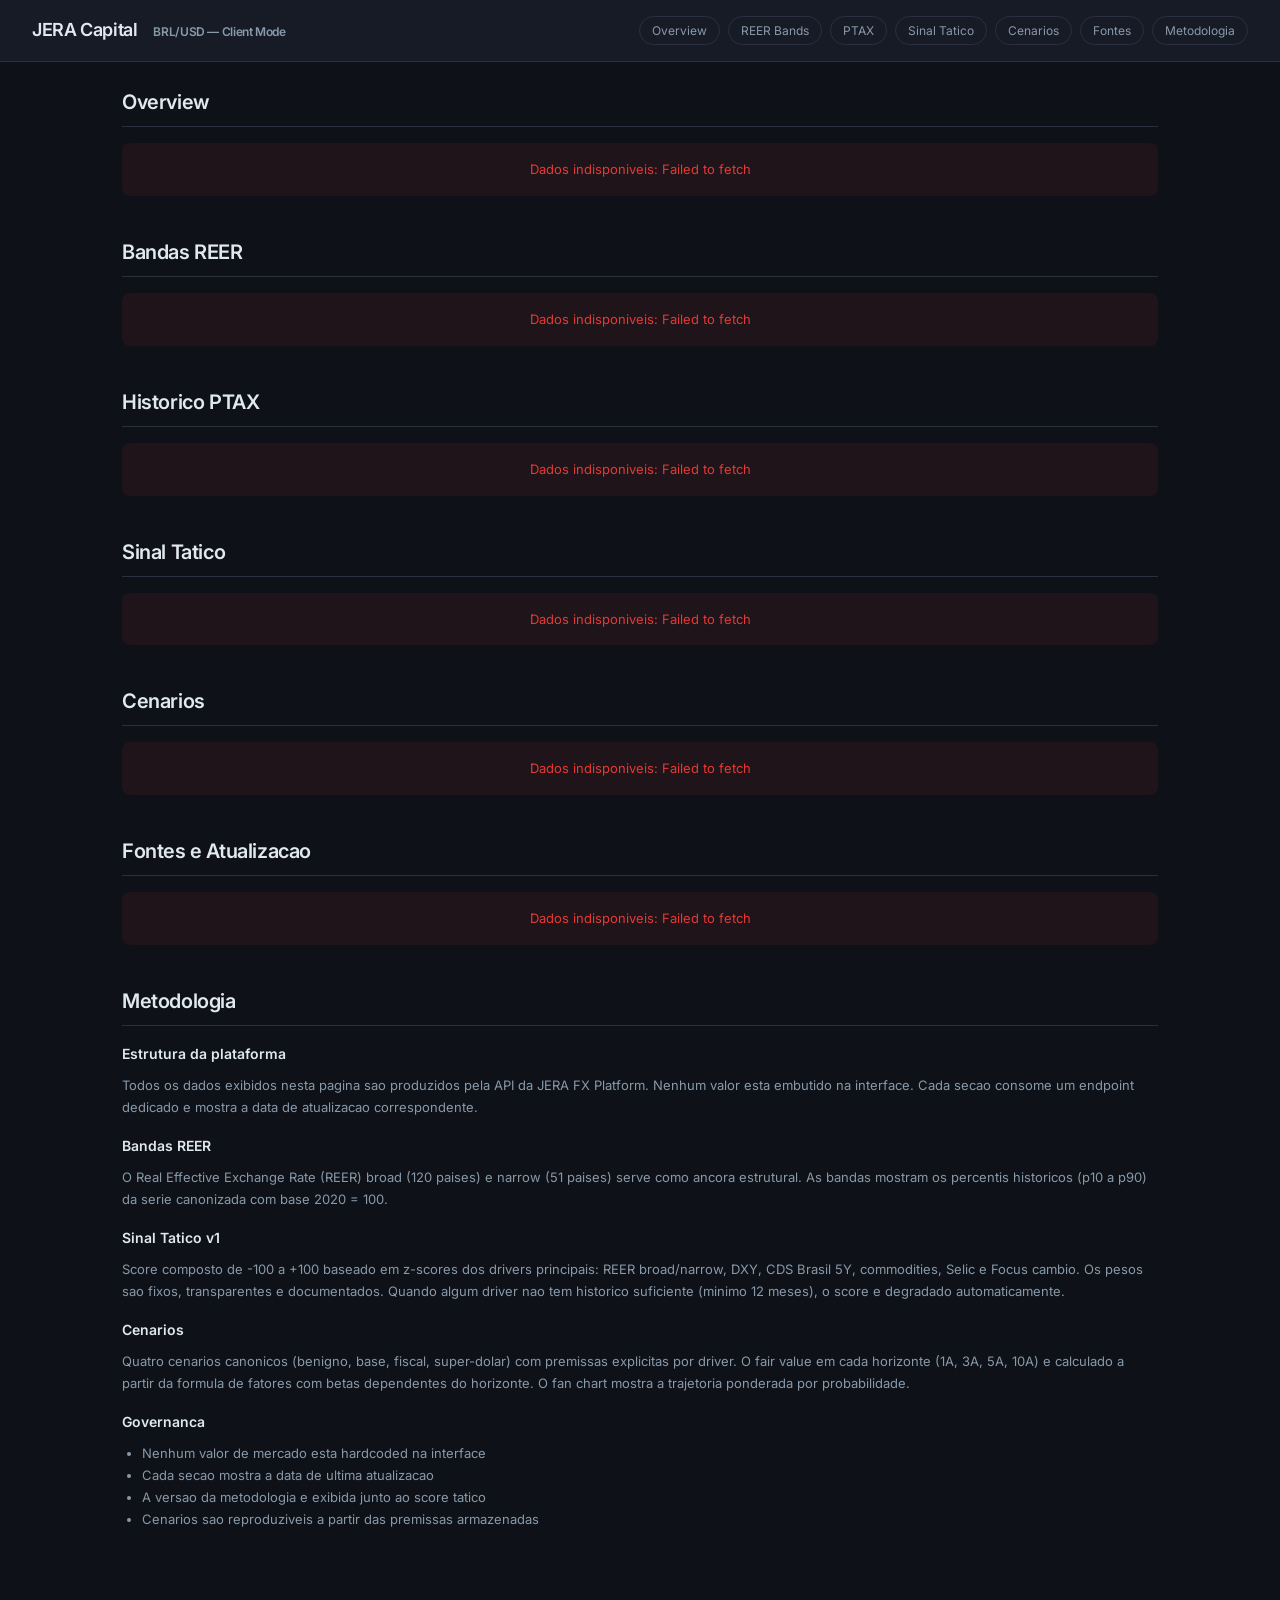
<file: apps/client-web/index.html>
<!DOCTYPE html>
<html lang="pt-BR">
<head>
  <meta charset="UTF-8">
  <meta name="viewport" content="width=device-width, initial-scale=1.0">
  <title>JERA — BRL/USD Client Mode</title>
  <meta name="description" content="Plataforma institucional BRL/USD da JERA Capital. Dados em tempo real, bandas REER, sinal tatico e cenarios.">
  <link rel="preconnect" href="https://fonts.googleapis.com">
  <link rel="preconnect" href="https://fonts.gstatic.com" crossorigin>
  <link href="https://fonts.googleapis.com/css2?family=Inter:wght@400;600;700&display=swap" rel="stylesheet">
  <link rel="stylesheet" href="css/main.css">
</head>
<body>

  <header class="app-header">
    <div>
      <h1>JERA Capital <span class="subtitle">BRL/USD — Client Mode</span></h1>
    </div>
    <nav class="nav-chips">
      <a class="nav-chip" href="#overview">Overview</a>
      <a class="nav-chip" href="#reer-bands">REER Bands</a>
      <a class="nav-chip" href="#ptax-history">PTAX</a>
      <a class="nav-chip" href="#tactical-signal">Sinal Tatico</a>
      <a class="nav-chip" href="#scenarios">Cenarios</a>
      <a class="nav-chip" href="#freshness">Fontes</a>
      <a class="nav-chip" href="#methodology">Metodologia</a>
    </nav>
  </header>

  <main>

    <section id="overview">
      <h2>Overview</h2>
      <div id="overview-content"><div class="status-msg loading">Carregando...</div></div>
    </section>

    <section id="reer-bands">
      <h2>Bandas REER</h2>
      <div id="reer-bands-content"><div class="status-msg loading">Carregando...</div></div>
    </section>

    <section id="ptax-history">
      <h2>Historico PTAX</h2>
      <div id="ptax-history-content"><div class="status-msg loading">Carregando...</div></div>
    </section>

    <section id="tactical-signal">
      <h2>Sinal Tatico</h2>
      <div id="tactical-signal-content"><div class="status-msg loading">Carregando...</div></div>
    </section>

    <section id="scenarios">
      <h2>Cenarios</h2>
      <div id="scenarios-content"><div class="status-msg loading">Carregando...</div></div>
    </section>

    <section id="freshness">
      <h2>Fontes e Atualizacao</h2>
      <div id="freshness-content"><div class="status-msg loading">Carregando...</div></div>
    </section>

    <section id="methodology">
      <h2>Metodologia</h2>
      <div class="methodology-content">
        <h4>Estrutura da plataforma</h4>
        <p>Todos os dados exibidos nesta pagina sao produzidos pela API da JERA FX Platform.
           Nenhum valor esta embutido na interface. Cada secao consome um endpoint dedicado
           e mostra a data de atualizacao correspondente.</p>

        <h4>Bandas REER</h4>
        <p>O Real Effective Exchange Rate (REER) broad (120 paises) e narrow (51 paises)
           serve como ancora estrutural. As bandas mostram os percentis historicos (p10 a p90)
           da serie canonizada com base 2020 = 100.</p>

        <h4>Sinal Tatico v1</h4>
        <p>Score composto de -100 a +100 baseado em z-scores dos drivers principais:
           REER broad/narrow, DXY, CDS Brasil 5Y, commodities, Selic e Focus cambio.
           Os pesos sao fixos, transparentes e documentados. Quando algum driver nao tem
           historico suficiente (minimo 12 meses), o score e degradado automaticamente.</p>

        <h4>Cenarios</h4>
        <p>Quatro cenarios canonicos (benigno, base, fiscal, super-dolar) com premissas
           explicitas por driver. O fair value em cada horizonte (1A, 3A, 5A, 10A) e calculado
           a partir da formula de fatores com betas dependentes do horizonte. O fan chart
           mostra a trajetoria ponderada por probabilidade.</p>

        <h4>Governanca</h4>
        <ul>
          <li>Nenhum valor de mercado esta hardcoded na interface</li>
          <li>Cada secao mostra a data de ultima atualizacao</li>
          <li>A versao da metodologia e exibida junto ao score tatico</li>
          <li>Cenarios sao reproduziveis a partir das premissas armazenadas</li>
        </ul>
      </div>
    </section>

  </main>

  <script type="module" src="js/app.js"></script>
</body>
</html>
</file>
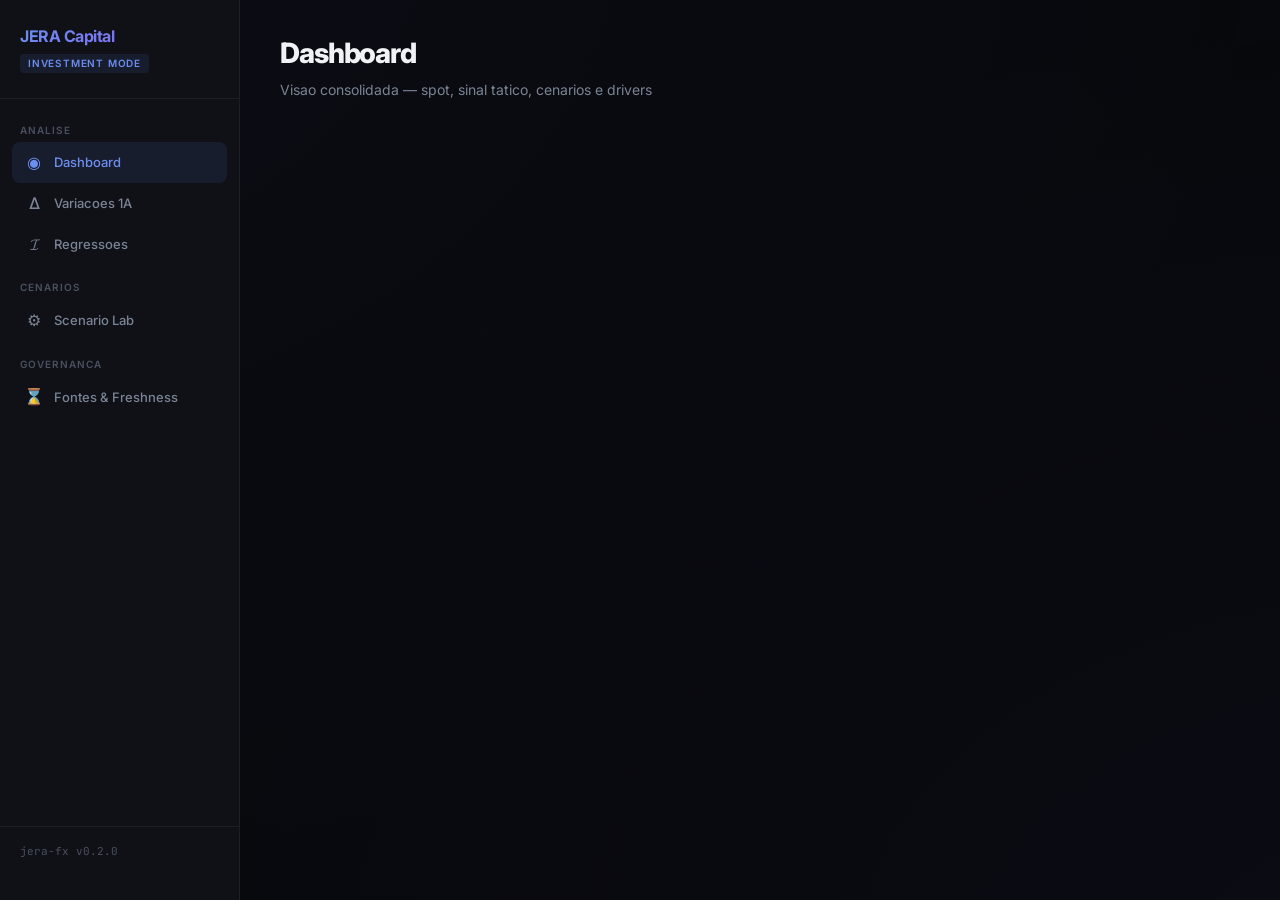
<file: apps/investment-web/index.html>
<!DOCTYPE html>
<html lang="pt-BR">
<head>
  <meta charset="UTF-8">
  <meta name="viewport" content="width=device-width, initial-scale=1.0">
  <title>JERA — Investment Mode</title>
  <meta name="description" content="JERA Capital BRL/USD Investment Workspace. Regressoes, atribuicao de fatores, cenarios e diagnosticos.">
  <link rel="stylesheet" href="css/main.css">
</head>
<body>

<div class="app-shell">

  <!-- ── Sidebar ──────────────────────────────────────── -->
  <aside class="sidebar">
    <div class="sidebar-logo">
      <h1>JERA Capital</h1>
      <div class="mode-badge">Investment Mode</div>
    </div>

    <nav>
      <div class="nav-section">
        <div class="nav-section-label">Analise</div>
        <a class="nav-item active" data-section="dashboard">
          <span class="icon">&#9673;</span> Dashboard
        </a>
        <a class="nav-item" data-section="variations">
          <span class="icon">&#8710;</span> Variacoes 1A
        </a>
        <a class="nav-item" data-section="regressions">
          <span class="icon">&#120024;</span> Regressoes
        </a>
      </div>

      <div class="nav-section">
        <div class="nav-section-label">Cenarios</div>
        <a class="nav-item" data-section="scenarios">
          <span class="icon">&#9881;</span> Scenario Lab
        </a>
      </div>

      <div class="nav-section">
        <div class="nav-section-label">Governanca</div>
        <a class="nav-item" data-section="freshness">
          <span class="icon">&#8987;</span> Fontes & Freshness
        </a>
      </div>
    </nav>

    <div class="sidebar-footer">
      <div class="version">jera-fx v0.2.0</div>
    </div>
  </aside>

  <!-- ── Main Content ─────────────────────────────────── -->
  <div class="main-content">

    <!-- Dashboard -->
    <div id="panel-dashboard" class="section-panel active">
      <div class="page-header">
        <h2>Dashboard</h2>
        <div class="subtitle">Visao consolidada — spot, sinal tatico, cenarios e drivers</div>
      </div>
      <div id="dashboard-content"><div class="status-msg loading">Carregando dados...</div></div>
    </div>

    <!-- Variations -->
    <div id="panel-variations" class="section-panel">
      <div class="page-header">
        <h2>Variacoes 12 Meses</h2>
        <div class="subtitle">Delta de todos os drivers taticos no ultimo ano</div>
      </div>
      <div id="variations-content"><div class="status-msg loading">Carregando dados...</div></div>
    </div>

    <!-- Regressions -->
    <div id="panel-regressions" class="section-panel">
      <div class="page-header">
        <h2>Regressoes Rolantes</h2>
        <div class="subtitle">OLS multi-janela: 3A / 2A / 1A / trimestre — betas, R² e atribuicao</div>
      </div>
      <div id="regressions-content"><div class="status-msg loading">Carregando dados...</div></div>
    </div>

    <!-- Scenarios -->
    <div id="panel-scenarios" class="section-panel">
      <div class="page-header">
        <h2>Scenario Lab</h2>
        <div class="subtitle">Cenarios canonicos com premissas explicitas e fan chart</div>
      </div>
      <div id="scenarios-content"><div class="status-msg loading">Carregando dados...</div></div>
    </div>

    <!-- Freshness -->
    <div id="panel-freshness" class="section-panel">
      <div class="page-header">
        <h2>Fontes &amp; Freshness</h2>
        <div class="subtitle">Status de ingestao, cobertura e ultima atualizacao</div>
      </div>
      <div id="freshness-content"><div class="status-msg loading">Carregando dados...</div></div>
    </div>

  </div>
</div>

<script type="module" src="js/app.js"></script>
</body>
</html>
</file>
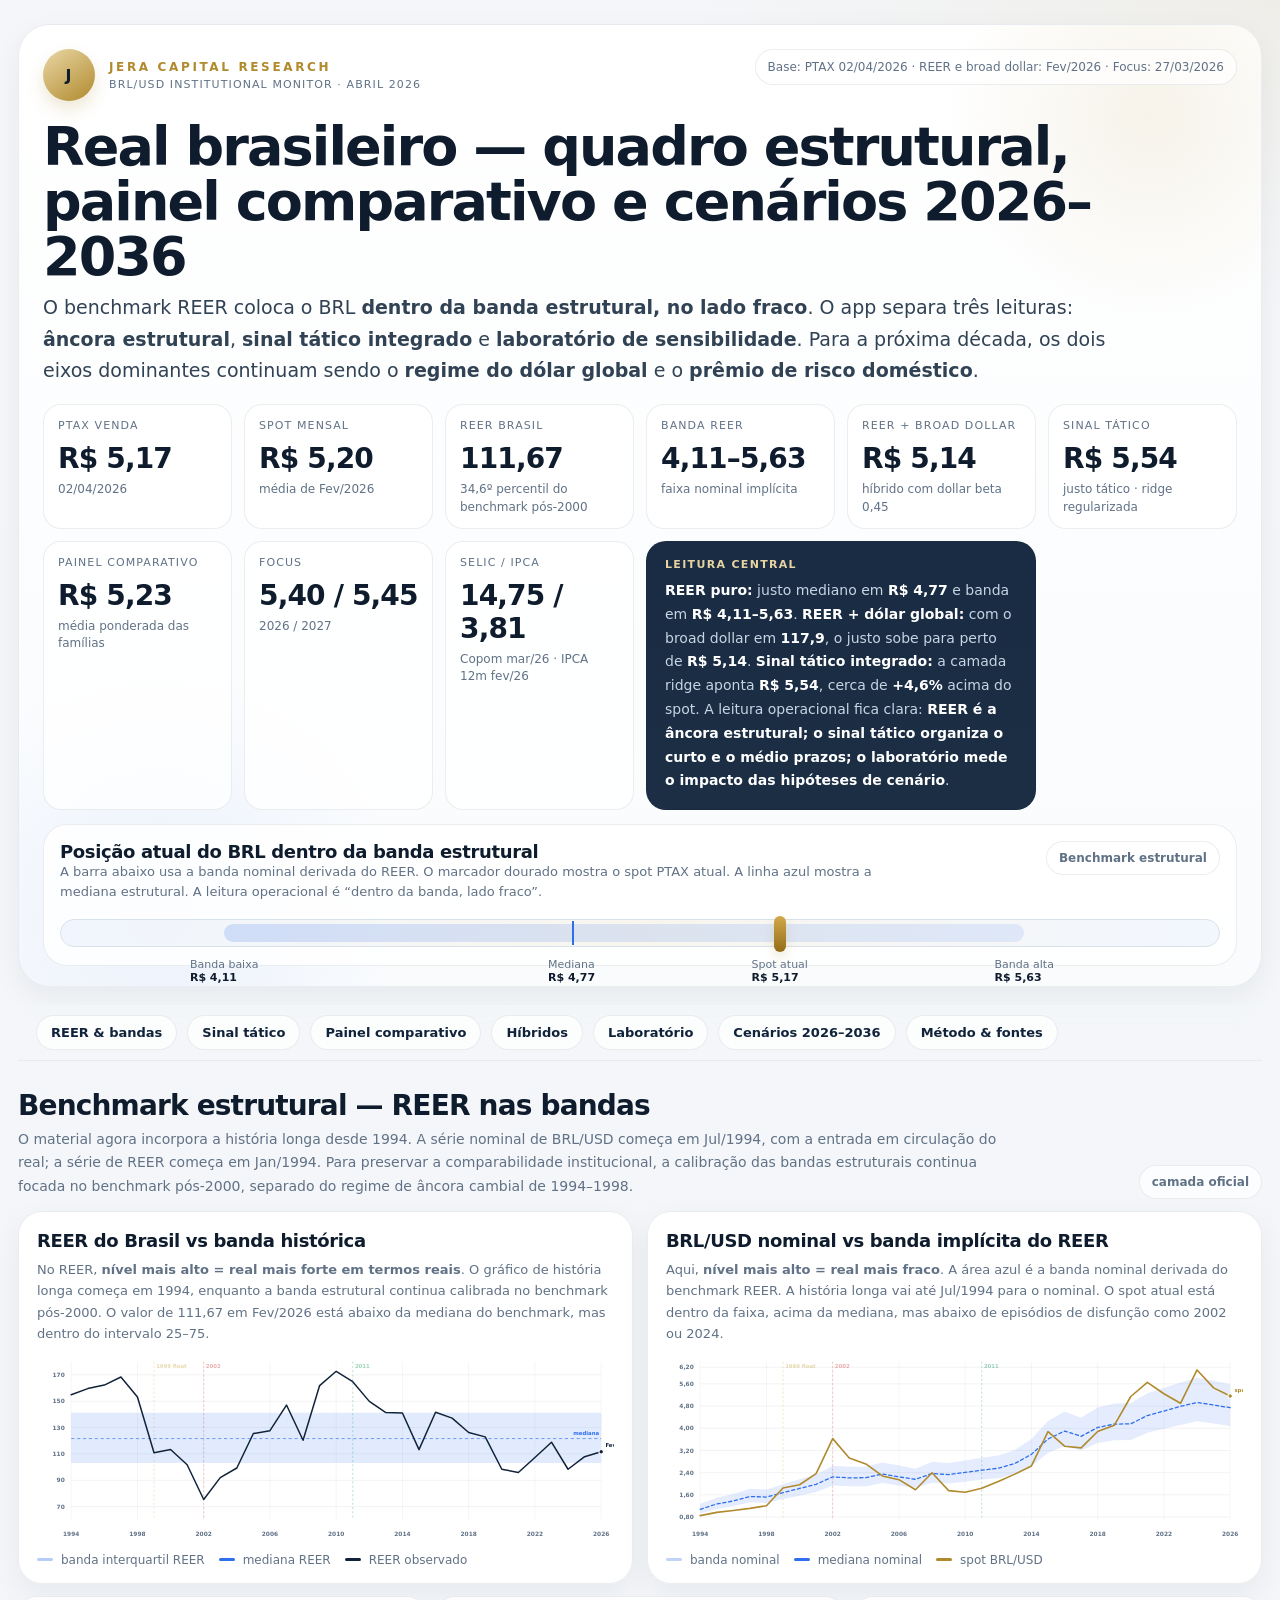
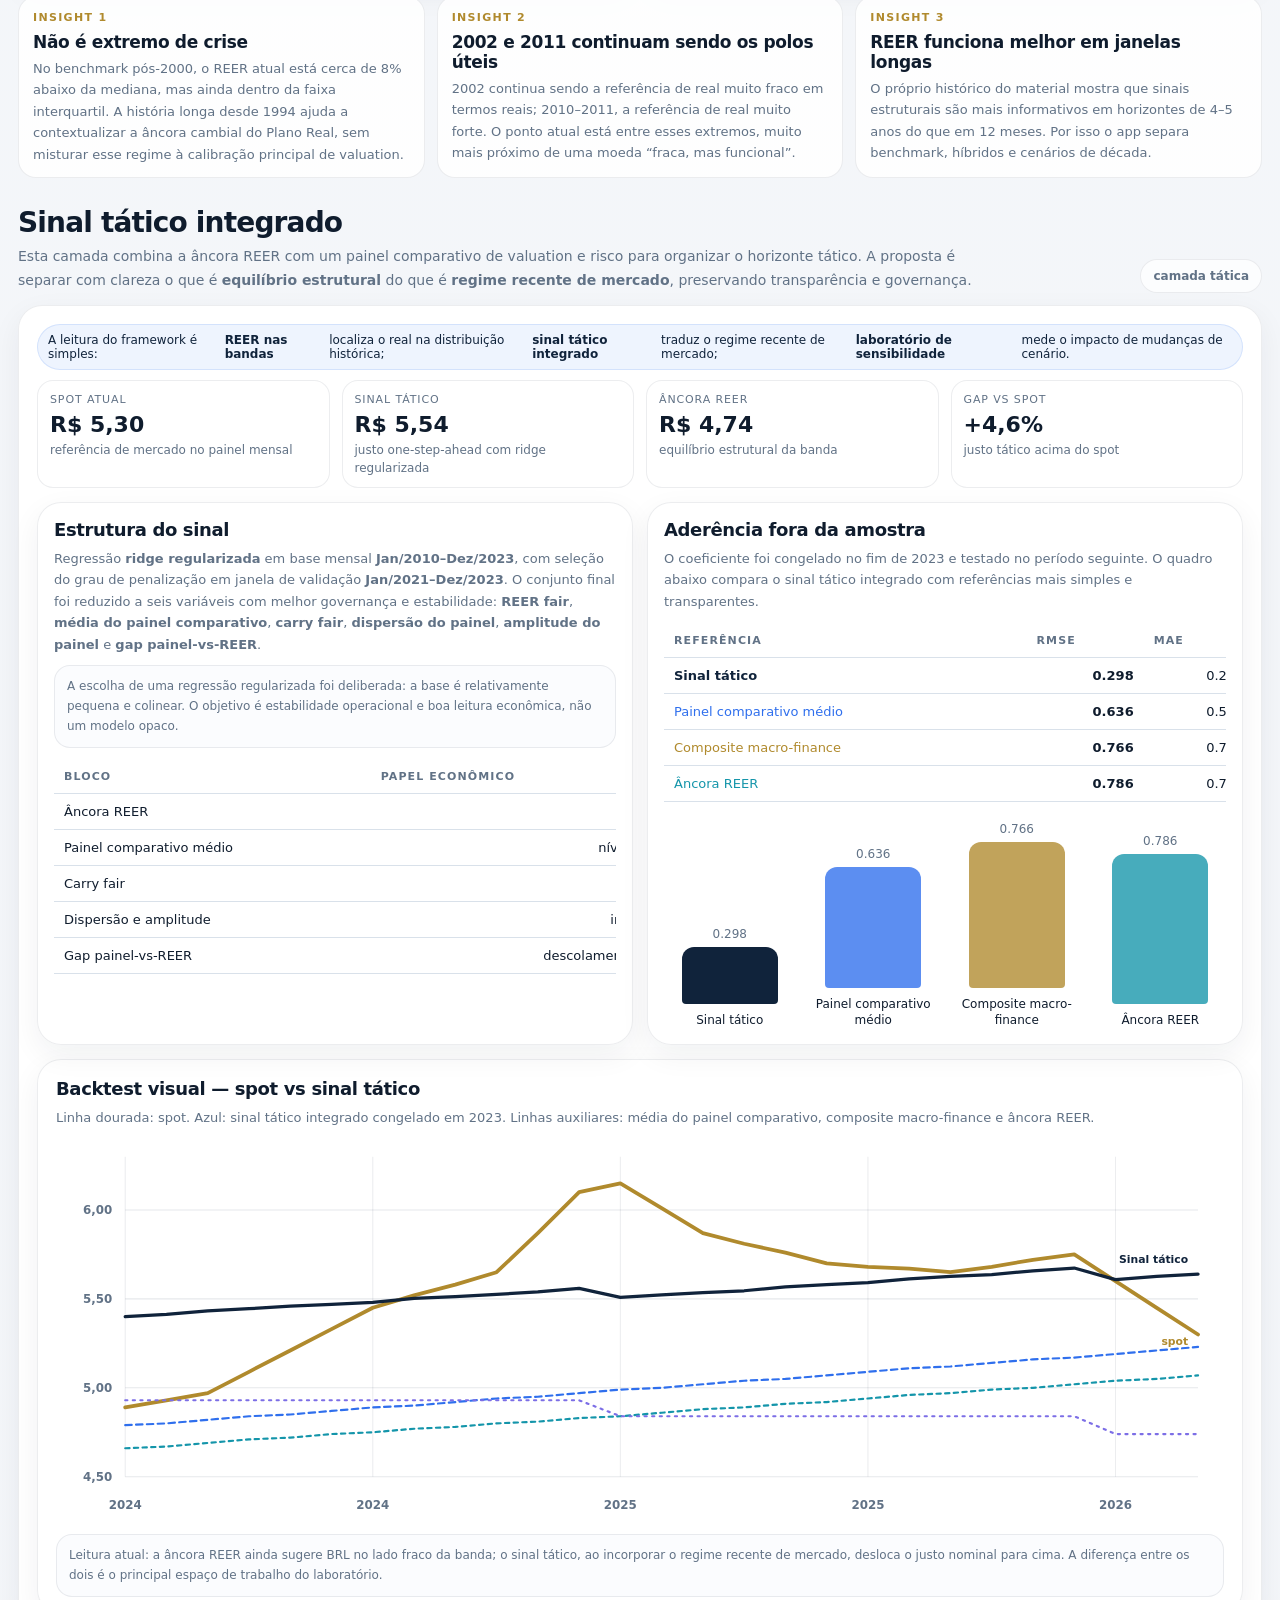
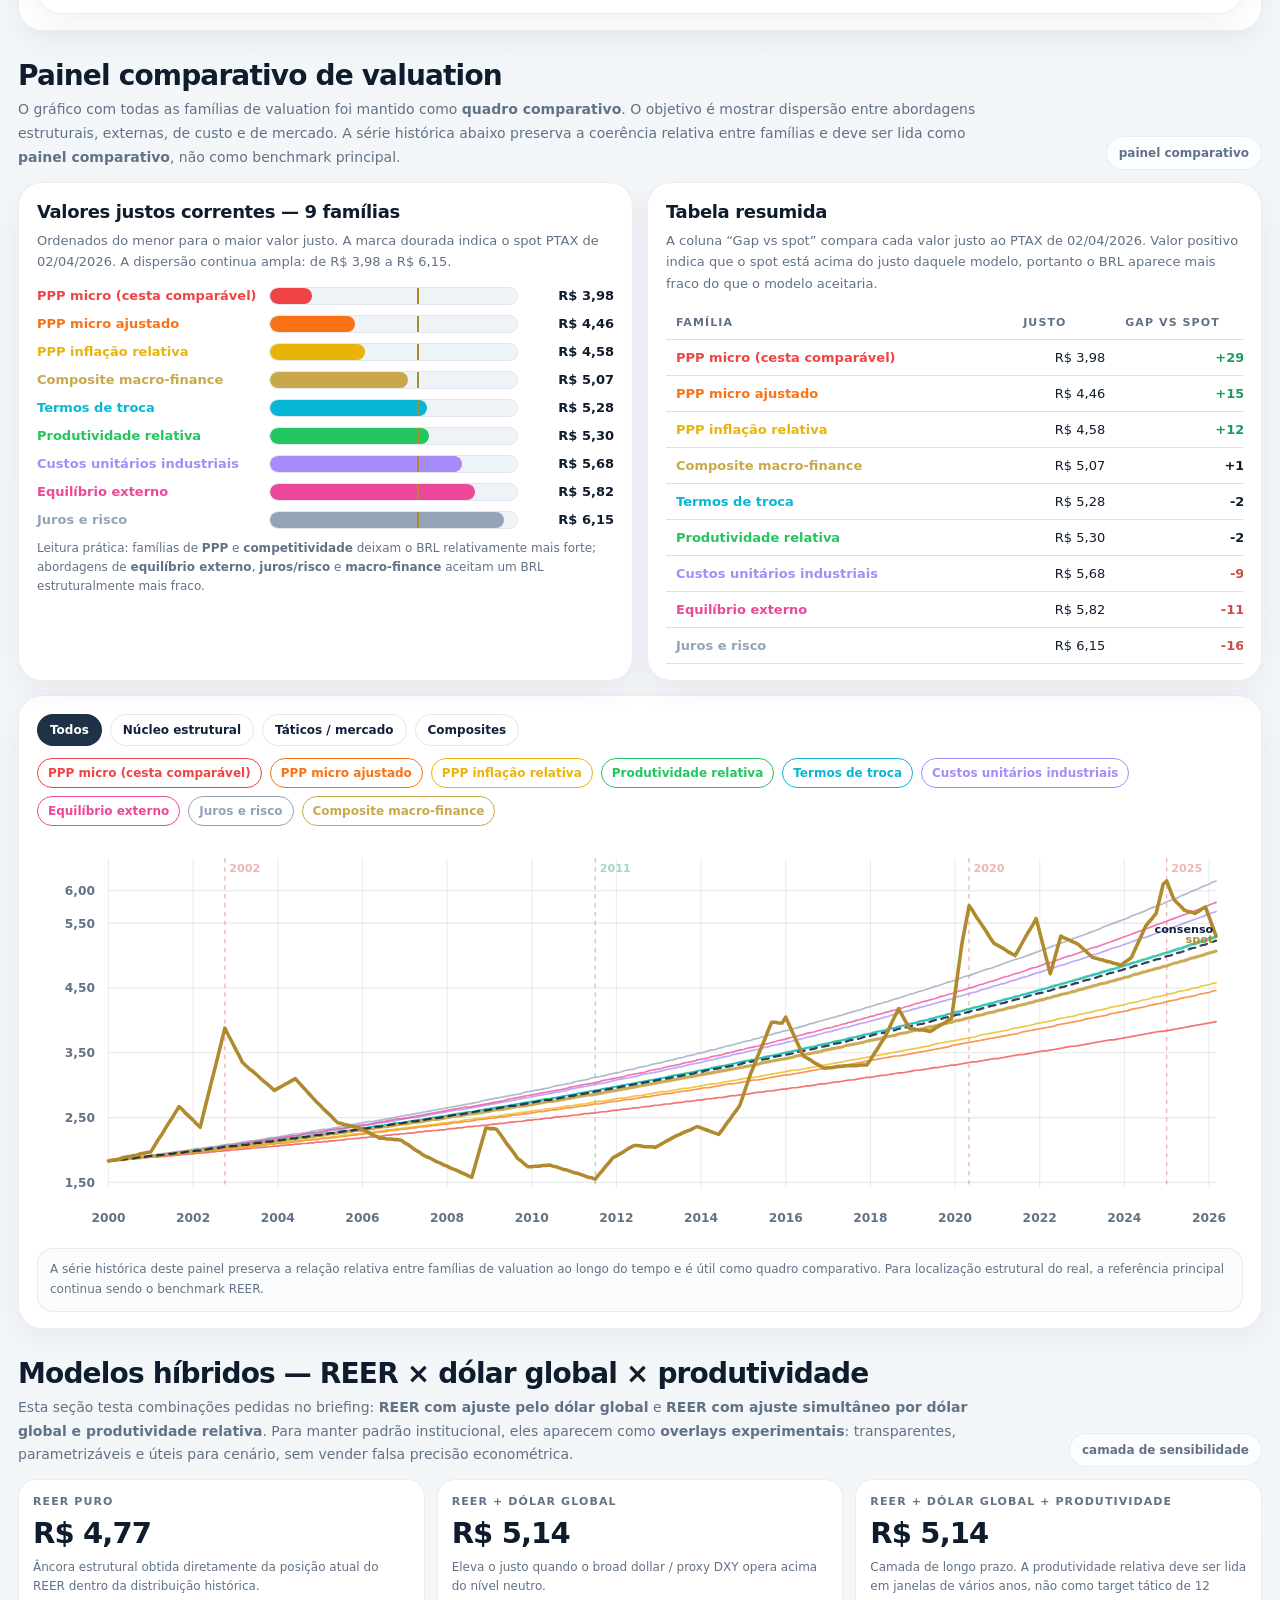
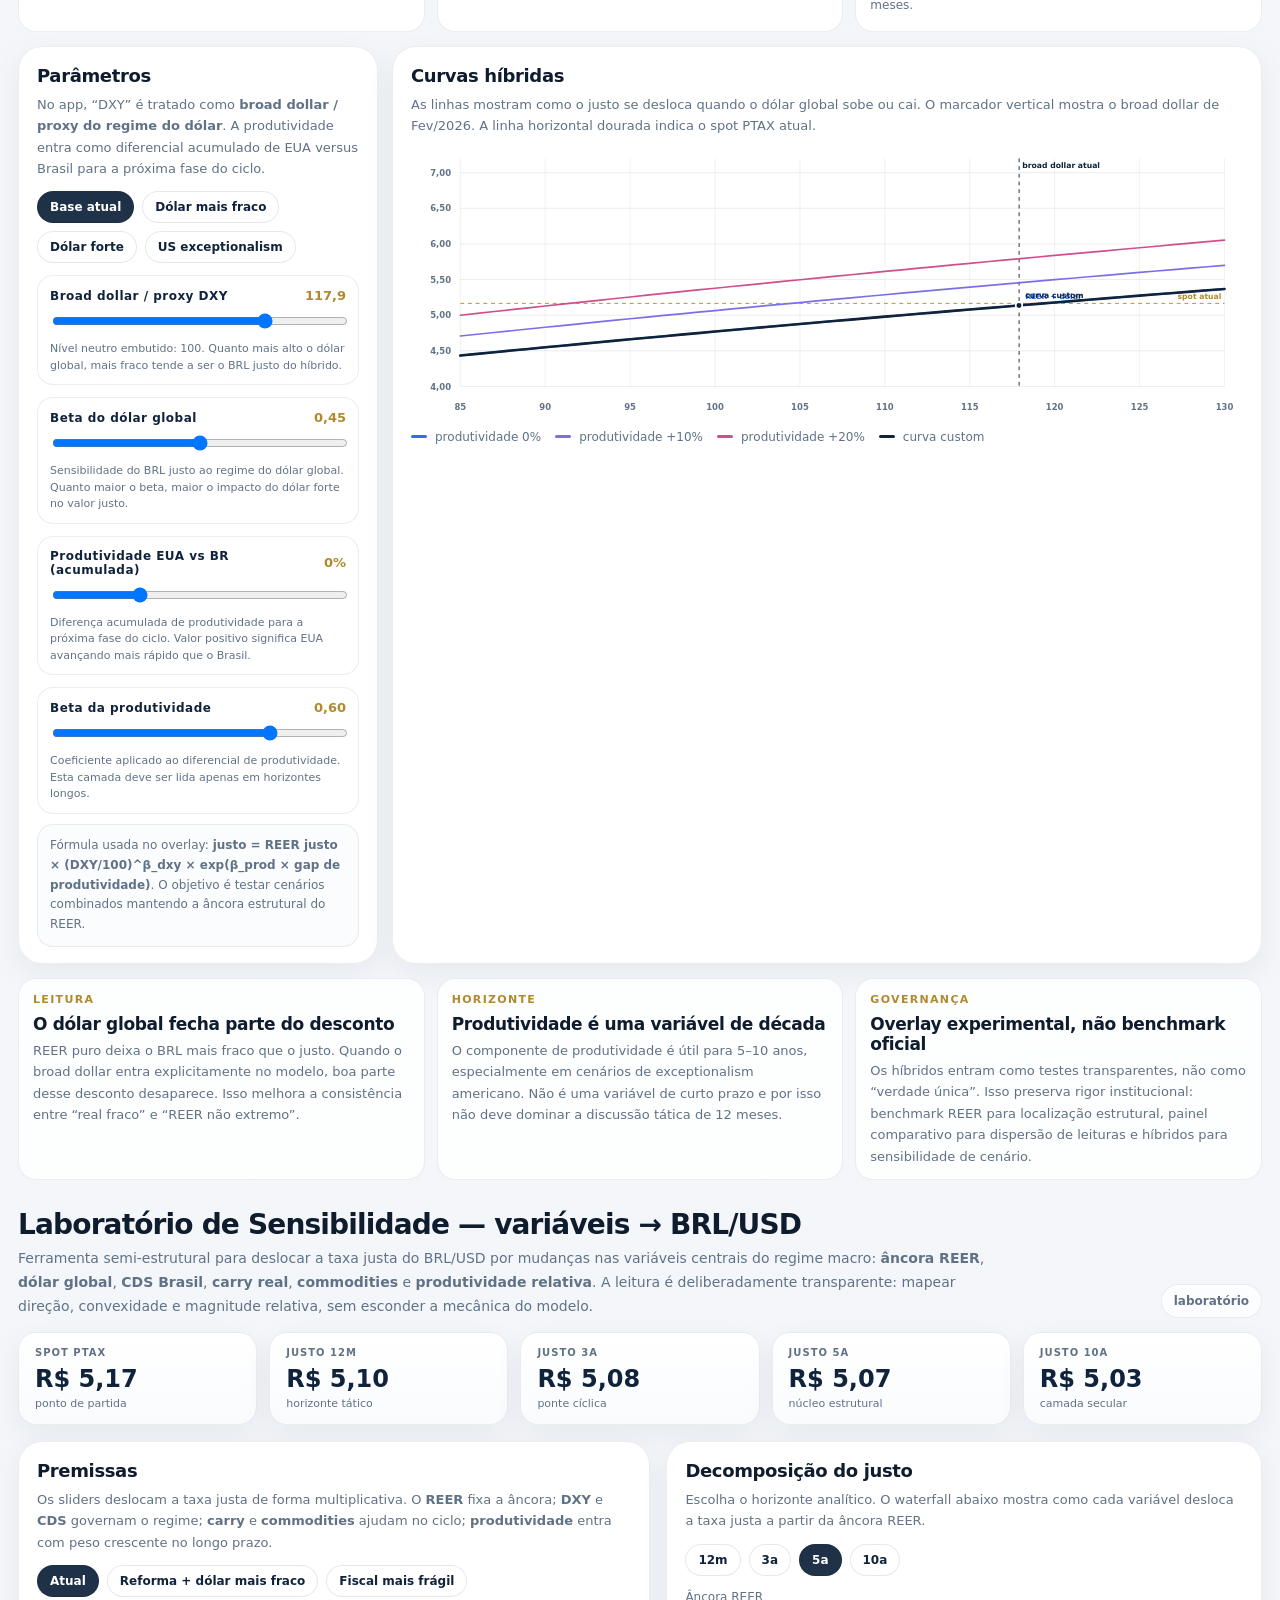
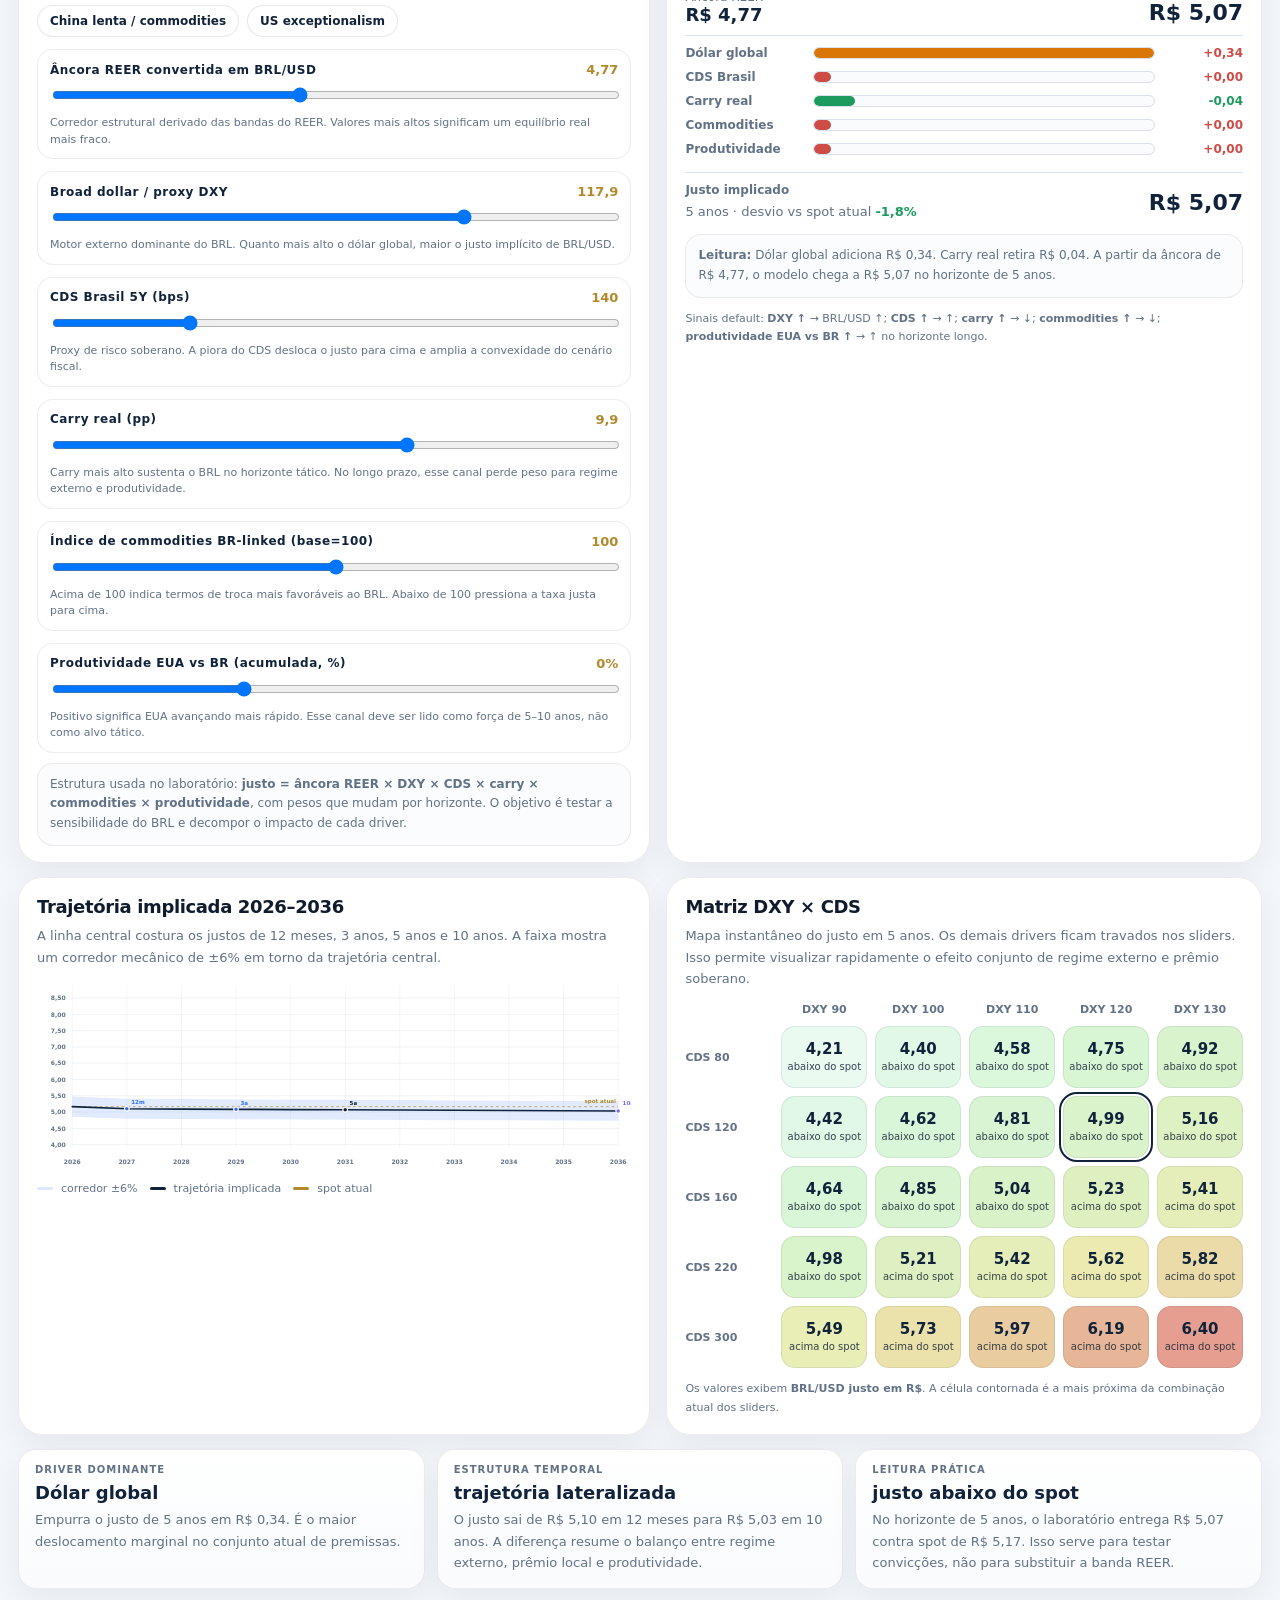
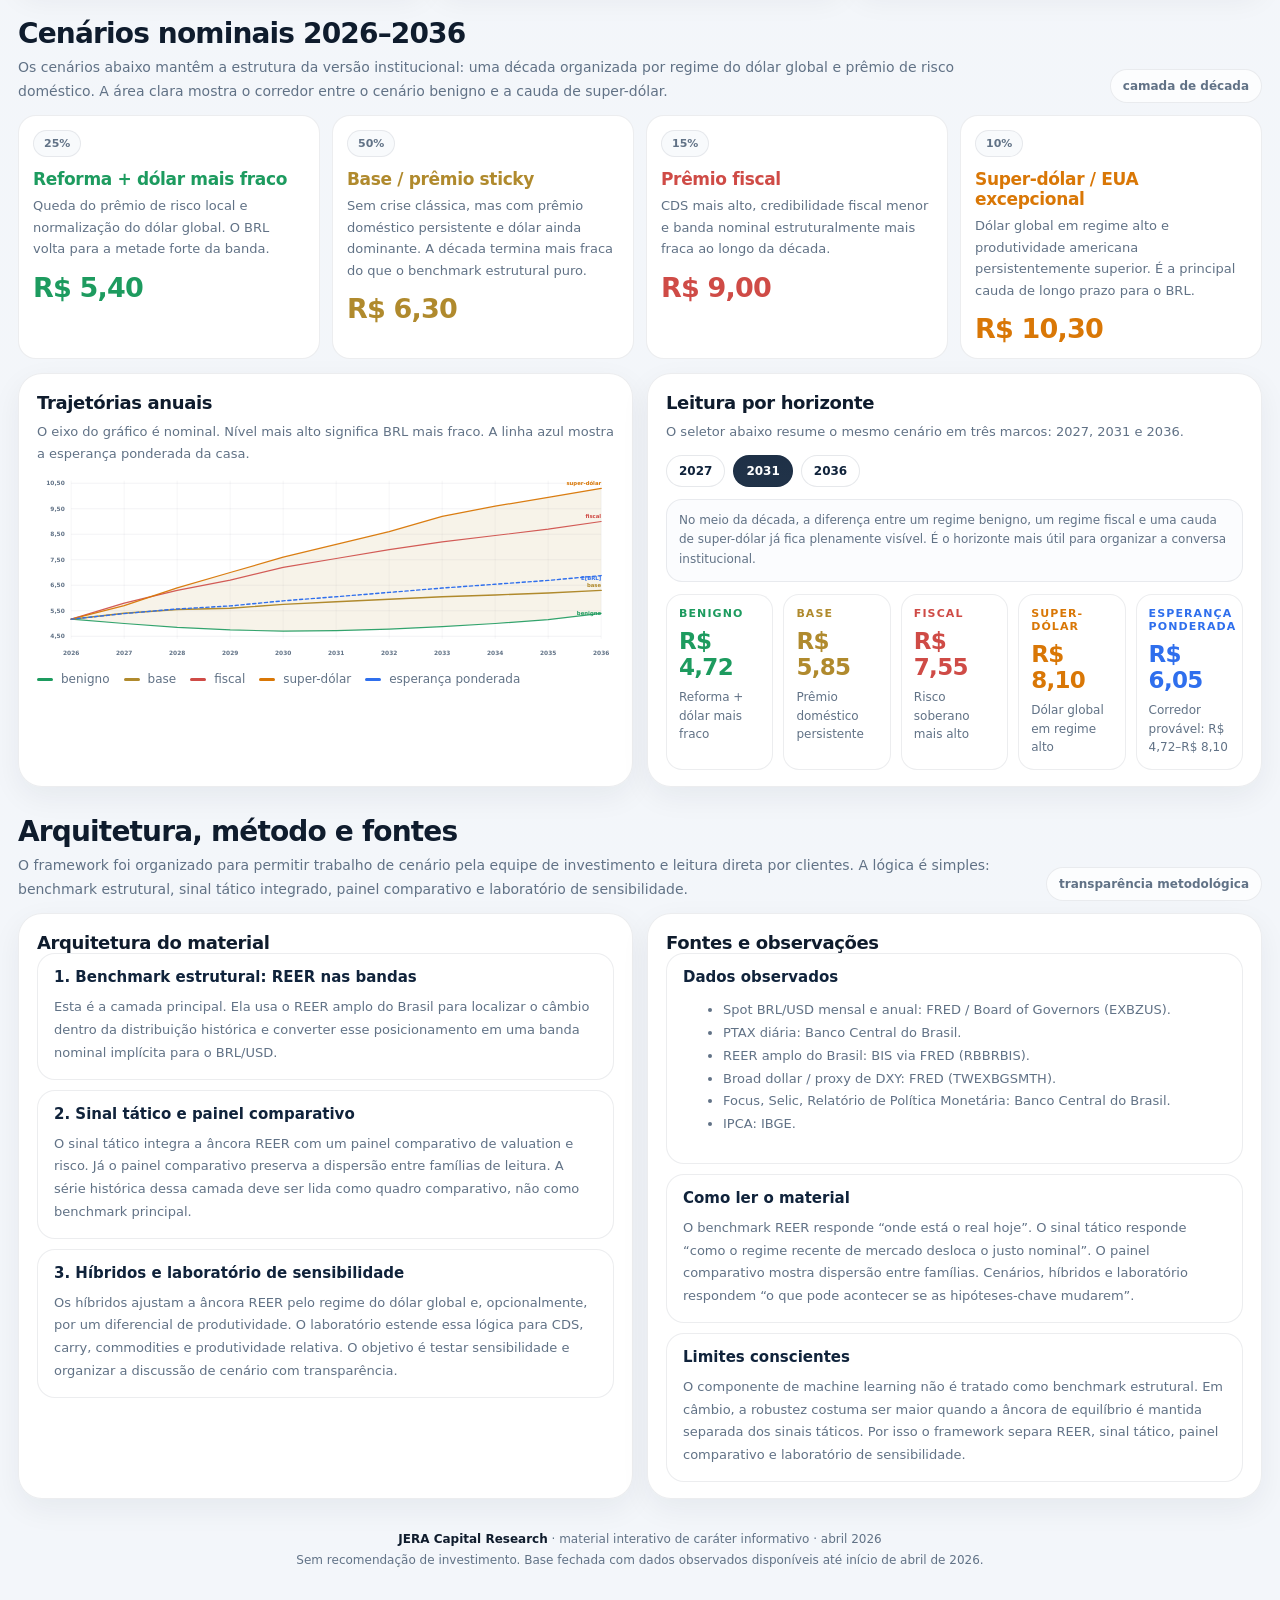
<file: apps/reference-ui/client/JERA_BRL_USD_1994_LongHistory.html>
<!doctype html>
<html lang="pt-BR">
<head>
  <meta charset="utf-8" />
  <meta name="viewport" content="width=device-width, initial-scale=1" />
  <title>JERA — BRL/USD Scenario Framework</title>
  <meta name="description" content="Frame institucional do BRL/USD com bandas de REER, painel comparativo de valuation, sinal tático integrado, laboratório de sensibilidade e cenários 2026–2036." />
  <style>
    :root{
      --bg:#f4f6f9;
      --surface:#ffffff;
      --surface2:#f9fbfd;
      --ink:#0f1c2d;
      --muted:#617286;
      --line:#d9e1ea;
      --line2:#c7d2df;
      --navy:#10233b;
      --navy2:#18314f;
      --gold:#b08a2d;
      --gold2:#e7d3a1;
      --blue:#2f6fed;
      --cyan:#1495aa;
      --green:#1d9b5f;
      --red:#cf4b46;
      --orange:#d97706;
      --violet:#7c6ee6;
      --pink:#cf4f8b;
      --silver:#8494a8;
      --shadow:0 10px 30px rgba(16,35,59,.06);
      --radius:22px;
      --maxw:1400px;
    }
    *{box-sizing:border-box}
    html{scroll-behavior:smooth}
    body{
      margin:0;
      background:
        radial-gradient(900px 420px at 0% -5%, rgba(47,111,237,.06), transparent 60%),
        radial-gradient(980px 520px at 100% 0%, rgba(176,138,45,.08), transparent 60%),
        linear-gradient(180deg, #f4f6f9 0%, #f3f6fa 100%);
      color:var(--ink);
      font-family: Inter, ui-sans-serif, system-ui, -apple-system, Segoe UI, Roboto, Arial, sans-serif;
    }
    a{color:inherit;text-decoration:none}
    .shell{max-width:var(--maxw); margin:0 auto; padding:24px 18px 56px}
    .hero{
      background:linear-gradient(180deg, rgba(255,255,255,.98), rgba(249,251,253,.98));
      border:1px solid rgba(16,35,59,.08);
      border-radius:32px;
      box-shadow:var(--shadow);
      padding:24px 24px 20px;
      overflow:hidden;
      position:relative;
    }
    .hero:before{
      content:"";
      position:absolute;
      right:-100px; top:-120px;
      width:420px; height:420px;
      background:radial-gradient(circle, rgba(176,138,45,.10), transparent 68%);
      pointer-events:none;
    }
    .hero:after{
      content:"";
      position:absolute;
      left:-120px; bottom:-180px;
      width:520px; height:520px;
      background:radial-gradient(circle, rgba(47,111,237,.07), transparent 66%);
      pointer-events:none;
    }
    .hero > *{position:relative; z-index:1}
    .brand-row{
      display:flex; justify-content:space-between; align-items:flex-start; gap:16px; flex-wrap:wrap;
    }
    .brand{
      display:flex; gap:14px; align-items:center;
    }
    .mark{
      width:52px; height:52px; border-radius:50%;
      display:grid; place-items:center;
      background:linear-gradient(145deg, #ead7a6, #b08a2d);
      color:#0f1c2d; font-weight:900; letter-spacing:.06em;
      box-shadow:0 8px 16px rgba(176,138,45,.20);
      flex:0 0 auto;
    }
    .kicker{font-size:12px; text-transform:uppercase; letter-spacing:.22em; color:var(--gold); font-weight:800}
    .subk{font-size:11px; color:var(--muted); letter-spacing:.10em; text-transform:uppercase; margin-top:4px}
    .asof{
      padding:10px 12px; border-radius:999px;
      border:1px solid rgba(16,35,59,.08); background:rgba(255,255,255,.72);
      color:var(--muted); font-size:12px; white-space:nowrap;
    }
    h1{
      margin:18px 0 8px;
      max-width:1100px;
      font-size:clamp(32px, 5vw, 54px);
      line-height:1.02; letter-spacing:-.035em;
    }
    .lede{
      max-width:1080px;
      margin:0;
      color:#314254;
      font-size:clamp(16px, 2.1vw, 19px);
      line-height:1.65;
    }
    .hero-grid{
      display:grid; grid-template-columns:repeat(12,1fr); gap:12px;
      margin-top:18px;
    }
    .kpi{
      grid-column:span 2;
      border:1px solid rgba(16,35,59,.08);
      border-radius:18px;
      background:rgba(255,255,255,.76);
      padding:14px 14px 12px;
      min-height:96px;
    }
    .kpi .label{
      color:var(--muted); font-size:11px; text-transform:uppercase; letter-spacing:.10em;
    }
    .kpi .value{
      margin-top:10px; font-size:28px; font-weight:800; letter-spacing:-.03em;
    }
    .kpi .sub{
      margin-top:6px; color:var(--muted); font-size:12px; line-height:1.45;
    }
    .hero-note{
      grid-column:span 4;
      border:1px solid rgba(16,35,59,.08);
      border-radius:20px;
      background:linear-gradient(180deg, rgba(16,35,59,.96), rgba(19,38,61,.96));
      color:#ecf2f8;
      padding:16px 18px;
    }
    .hero-note .eyebrow{
      color:var(--gold2); font-size:11px; font-weight:800; letter-spacing:.12em; text-transform:uppercase;
      margin-bottom:8px;
    }
    .hero-note p{
      margin:0; color:#c6d5e4; line-height:1.7; font-size:14px;
    }
    .hero-note p strong{ color:#fff; font-weight:700; }
    .gauge-card{
      margin-top:14px;
      border:1px solid rgba(16,35,59,.08);
      border-radius:24px;
      background:rgba(255,255,255,.86);
      padding:16px 16px 18px;
    }
    .gauge-head{
      display:flex; justify-content:space-between; align-items:flex-start; gap:12px; flex-wrap:wrap;
      margin-bottom:10px;
    }
    .gauge-title{
      font-size:18px; font-weight:800; letter-spacing:-.02em;
    }
    .gauge-sub{
      color:var(--muted); font-size:13px; line-height:1.55; max-width:840px;
    }
    .gauge{
      position:relative; height:28px; border-radius:999px;
      background:linear-gradient(90deg, rgba(47,111,237,.06), rgba(176,138,45,.08), rgba(47,111,237,.06));
      border:1px solid var(--line);
      overflow:visible;
      margin-top:16px;
    }
    .gauge-band{
      position:absolute; top:4px; bottom:4px;
      background:linear-gradient(90deg, rgba(47,111,237,.18), rgba(47,111,237,.11));
      border-radius:999px;
    }
    .gauge-median{
      position:absolute; top:1px; bottom:1px; width:2px; background:var(--blue);
    }
    .gauge-spot{
      position:absolute; top:-4px; width:12px; height:36px; margin-left:-6px;
      border-radius:999px; background:linear-gradient(180deg, #d0aa4a, #946c18); box-shadow:0 6px 12px rgba(176,138,45,.20);
    }
    .gauge-label{
      position:absolute; top:38px; transform:translateX(-50%); font-size:11px; color:var(--muted); white-space:nowrap;
    }
    .gauge-label strong{ color:var(--ink); }
    .section-nav{
      position:sticky; top:0; z-index:20;
      backdrop-filter:saturate(160%) blur(10px);
      background:rgba(244,246,249,.86);
      border-bottom:1px solid rgba(16,35,59,.06);
      margin:18px 0 20px;
    }
    .nav-inner{
      max-width:var(--maxw); margin:0 auto; padding:10px 18px;
      display:flex; gap:10px; overflow:auto;
    }
    .nav-chip{
      padding:9px 14px; border-radius:999px; border:1px solid rgba(16,35,59,.08);
      background:rgba(255,255,255,.72); color:var(--navy);
      font-size:13px; font-weight:700; white-space:nowrap;
    }
    main section{ margin-top:28px; scroll-margin-top:84px; }
    .section-head{
      display:flex; justify-content:space-between; align-items:flex-end; gap:14px; flex-wrap:wrap;
      margin-bottom:12px;
    }
    .section-head h2{
      margin:0; font-size:28px; letter-spacing:-.03em;
    }
    .section-head p{
      margin:6px 0 0; color:var(--muted); font-size:14px; line-height:1.7; max-width:980px;
    }
    .tag{
      padding:9px 12px; border-radius:999px;
      border:1px solid rgba(16,35,59,.08); background:rgba(255,255,255,.75);
      color:var(--muted); font-size:12px; font-weight:700;
    }
    .grid-2{display:grid; grid-template-columns:repeat(2, minmax(0,1fr)); gap:14px}
    .grid-3{display:grid; grid-template-columns:repeat(3, minmax(0,1fr)); gap:14px}
    .panel{
      background:rgba(255,255,255,.96);
      border:1px solid rgba(16,35,59,.08);
      border-radius:24px;
      box-shadow:var(--shadow);
      padding:18px 18px 16px;
    }
    .panel h3{
      margin:0; font-size:18px; letter-spacing:-.02em;
    }
    .panel .copy{
      margin:8px 0 0; color:var(--muted); font-size:13px; line-height:1.65;
    }
    .legend{
      display:flex; gap:14px; flex-wrap:wrap; margin-top:10px;
    }
    .legend-item{
      display:flex; align-items:center; gap:8px; font-size:12px; color:var(--muted);
    }
    .swatch{
      width:16px; height:3px; border-radius:999px; display:inline-block; background:#000;
    }
    .insight-grid{
      display:grid; grid-template-columns:repeat(3, minmax(0,1fr)); gap:12px; margin-top:12px;
    }
    .insight{
      border:1px solid rgba(16,35,59,.08);
      border-radius:18px; background:rgba(255,255,255,.84);
      padding:14px 14px 12px;
    }
    .insight .cap{
      font-size:11px; color:var(--gold); text-transform:uppercase; letter-spacing:.12em; font-weight:800;
    }
    .insight h4{
      margin:8px 0 6px; font-size:17px; letter-spacing:-.02em;
    }
    .insight p{
      margin:0; color:var(--muted); font-size:13px; line-height:1.65;
    }
    .model-bars{ margin-top:14px; display:grid; gap:10px; }
    .model-row{
      display:grid; grid-template-columns:220px 1fr 84px; gap:12px; align-items:center;
    }
    .model-name{
      font-size:13px; font-weight:700; color:var(--navy2); line-height:1.35;
    }
    .track{
      position:relative; height:18px; border-radius:999px; background:#eef3f7;
      border:1px solid rgba(16,35,59,.06); overflow:hidden;
    }
    .fill{
      position:absolute; left:0; top:0; bottom:0; border-radius:999px;
    }
    .spot-marker{
      position:absolute; top:-3px; bottom:-3px; width:2px; background:var(--gold);
    }
    .model-val{
      font-variant-numeric:tabular-nums; text-align:right; font-size:13px; font-weight:800; color:var(--ink);
    }
    .model-note{
      margin-top:10px; font-size:12px; color:var(--muted); line-height:1.6;
    }
    .toolbar{
      display:flex; justify-content:space-between; gap:12px; align-items:flex-start; flex-wrap:wrap;
      margin-bottom:10px;
    }
    .preset-row,.chip-row,.hz-row,.hybrid-presets{
      display:flex; gap:8px; flex-wrap:wrap;
    }
    button{
      appearance:none; border:none; background:none; color:inherit; font:inherit;
    }
    .btn{
      padding:8px 12px; border-radius:999px;
      border:1px solid rgba(16,35,59,.10);
      background:rgba(255,255,255,.74); color:var(--navy);
      font-size:12px; font-weight:700; cursor:pointer;
      transition:.15s ease;
    }
    .btn:hover{ transform:translateY(-1px) }
    .btn.active{
      background:linear-gradient(180deg, rgba(16,35,59,.94), rgba(19,38,61,.94));
      color:#fff; border-color:rgba(16,35,59,.20);
    }
    .chip{
      padding:7px 10px; border-radius:999px; font-size:12px; font-weight:700;
      border:1px solid rgba(16,35,59,.10); background:#fff; color:var(--muted); cursor:pointer;
    }
    .chip.active{ color:var(--ink); border-color:currentColor; background:rgba(255,255,255,.94) }
    .chart-wrap{ margin-top:6px; }
    svg.chart{ width:100%; height:auto; display:block }
    .table-wrap{overflow:auto; margin-top:12px}
    table{ width:100%; border-collapse:collapse; min-width:720px; }
    th,td{
      padding:10px 10px; border-bottom:1px solid var(--line);
      font-size:13px; text-align:left; vertical-align:middle;
    }
    th{
      font-size:11px; color:var(--muted); text-transform:uppercase; letter-spacing:.10em; font-weight:800;
    }
    td.num{ text-align:right; font-variant-numeric:tabular-nums; }
    .gap-weak{ color:var(--green); font-weight:800; }
    .gap-strong{ color:var(--red); font-weight:800; }
    .gap-flat{ color:var(--ink); font-weight:800; }
    .mini-note{
      margin-top:10px; padding:11px 12px; border-radius:16px;
      background:#fbfcfe; border:1px solid rgba(16,35,59,.08);
      color:var(--muted); font-size:12px; line-height:1.65;
    }
    .hybrid-kpis{
      display:grid; grid-template-columns:repeat(3, minmax(0,1fr)); gap:12px;
      margin-top:10px;
    }
    .hyb-card{
      padding:15px 14px; border-radius:18px;
      border:1px solid rgba(16,35,59,.08); background:#fff;
    }
    .hyb-card .cap{
      font-size:11px; font-weight:800; color:var(--muted); text-transform:uppercase; letter-spacing:.10em;
    }
    .hyb-card .val{
      margin-top:8px; font-size:29px; font-weight:800; letter-spacing:-.03em;
    }
    .hyb-card .sub{
      margin-top:8px; font-size:12px; color:var(--muted); line-height:1.6;
    }
    .hybrid-grid{
      display:grid; grid-template-columns:360px 1fr; gap:14px; margin-top:14px;
    }
    .control-grid{
      display:grid; gap:12px;
    }
    .control{
      border:1px solid rgba(16,35,59,.08); border-radius:16px; background:#fff; padding:12px 12px 10px;
    }
    .control .top{
      display:flex; justify-content:space-between; align-items:center; gap:8px; margin-bottom:8px;
    }
    .control label{
      font-size:12px; font-weight:800; color:var(--navy); letter-spacing:.04em;
    }
    .control .value{
      font-size:13px; font-weight:800; color:var(--gold);
    }
    input[type=range]{ width:100% }
    .range-note{
      margin-top:8px; color:var(--muted); font-size:11px; line-height:1.5;
    }
    .scenario-grid{
      display:grid; grid-template-columns:repeat(4, minmax(0,1fr)); gap:12px; margin-top:12px;
    }
    .scenario-card{
      border:1px solid rgba(16,35,59,.08); border-radius:18px; background:#fff; padding:14px;
    }
    .scenario-card .prob{
      display:inline-flex; align-items:center; gap:6px; padding:6px 10px; border-radius:999px;
      font-size:11px; font-weight:800; border:1px solid rgba(16,35,59,.08); background:#f8fafc; color:var(--muted);
    }
    .scenario-card h4{ margin:12px 0 6px; font-size:17px; letter-spacing:-.02em; }
    .scenario-card p{ margin:0; color:var(--muted); font-size:13px; line-height:1.65; }
    .scenario-card .path{
      margin-top:12px; font-size:27px; font-weight:800; letter-spacing:-.03em;
    }
    .horizon-cards{
      display:grid; grid-template-columns:repeat(5, minmax(0,1fr)); gap:10px; margin-top:12px;
    }
    .hz-card{
      border:1px solid rgba(16,35,59,.08); border-radius:16px; background:#fff; padding:12px;
    }
    .hz-card .cap{
      font-size:11px; color:var(--muted); text-transform:uppercase; letter-spacing:.10em; font-weight:800;
    }
    .hz-card .val{
      margin-top:8px; font-size:23px; font-weight:800; letter-spacing:-.03em;
    }
    .hz-card .copy{
      margin-top:8px; font-size:12px; color:var(--muted); line-height:1.55;
    }
    details.note-box{
      border:1px solid rgba(16,35,59,.08); border-radius:18px; background:#fff; padding:14px 16px;
    }
    details.note-box + details.note-box{ margin-top:10px; }
    details.note-box summary{
      cursor:pointer; list-style:none; font-weight:800; color:var(--navy); font-size:15px;
    }
    details.note-box summary::-webkit-details-marker{ display:none; }
    details.note-box .body{
      margin-top:10px; color:var(--muted); font-size:13px; line-height:1.75;
    }
    .footer{
      margin-top:30px; color:var(--muted); font-size:12px; line-height:1.8;
      text-align:center;
    }
    .footer strong{ color:var(--ink) }
    @media (max-width:1200px){
      .hero-grid .kpi{grid-column:span 3}
      .hero-note{grid-column:span 6}
      .hybrid-grid{grid-template-columns:1fr}
      .scenario-grid{grid-template-columns:repeat(2, minmax(0,1fr))}
      .horizon-cards{grid-template-columns:repeat(2, minmax(0,1fr))}
      .insight-grid{grid-template-columns:1fr}
      .grid-3{grid-template-columns:1fr}
      .grid-2{grid-template-columns:1fr}
    }
    @media (max-width:780px){
      .shell{padding:16px 12px 44px}
      .hero{padding:18px 16px 16px}
      .hero-grid{grid-template-columns:repeat(2,1fr)}
      .hero-grid .kpi{grid-column:span 1}
      .hero-note{grid-column:span 2}
      .model-row{grid-template-columns:1fr; gap:8px}
      .scenario-grid{grid-template-columns:1fr}
      .horizon-cards{grid-template-columns:1fr}
      .hybrid-kpis{grid-template-columns:1fr}
      .nav-inner{padding:10px 12px}
      .gauge-label{font-size:10px}
    }
  
    .lab-topline{display:grid;grid-template-columns:repeat(5,minmax(0,1fr));gap:12px;margin:14px 0 16px}
    .lab-mini{background:linear-gradient(180deg,#fff,#f9fbfd);border:1px solid rgba(16,35,59,.08);border-radius:18px;padding:14px 16px;box-shadow:var(--shadow)}
    .lab-mini span{display:block;font-size:10px;letter-spacing:.10em;text-transform:uppercase;color:var(--muted);font-weight:700}
    .lab-mini strong{display:block;margin-top:8px;font-size:24px;line-height:1.1;color:var(--navy)}
    .lab-mini .sub{margin-top:4px;font-size:11px;color:var(--muted)}
    .lab-grid{display:grid;grid-template-columns:1.03fr .97fr;gap:16px}
    .waterfall{display:grid;gap:10px;margin-top:14px}
    .wf-head{display:flex;justify-content:space-between;gap:12px;align-items:flex-end;padding-bottom:10px;border-bottom:1px solid var(--line)}
    .wf-head .left{font-size:12px;color:var(--muted)}
    .wf-head .right{font-size:22px;font-weight:800;color:var(--navy)}
    .wf-row{display:grid;grid-template-columns:116px 1fr 76px;gap:12px;align-items:center}
    .wf-label{font-size:12px;color:var(--muted);font-weight:700}
    .wf-track{height:12px;background:var(--surface2);border:1px solid var(--line);border-radius:999px;overflow:hidden}
    .wf-bar{display:block;height:100%;border-radius:999px}
    .wf-bar.pos{background:linear-gradient(90deg, rgba(217,119,6,.28), rgba(207,75,70,.85))}
    .wf-bar.neg{background:linear-gradient(90deg, rgba(29,155,95,.85), rgba(20,149,170,.28))}
    .wf-val{font-size:12px;font-weight:800;text-align:right}
    .wf-total{margin-top:6px;padding-top:10px;border-top:1px solid var(--line);display:flex;justify-content:space-between;align-items:center;gap:12px}
    .wf-total .cap{font-size:12px;color:var(--muted);font-weight:700}
    .wf-total .num{font-size:22px;color:var(--navy);font-weight:800}
    .lab-legend{display:flex;gap:12px;flex-wrap:wrap;margin-top:10px}
    .lab-legend .legend-item{font-size:11px}
    .lab-heatmap{margin-top:14px}
    .hm-grid{display:grid;grid-template-columns:88px repeat(5,minmax(0,1fr));gap:8px;align-items:stretch}
    .hm-head{font-size:11px;color:var(--muted);font-weight:800;text-align:center;display:flex;align-items:flex-end;justify-content:center;padding-bottom:2px}
    .hm-rowlab{font-size:11px;color:var(--muted);font-weight:800;display:flex;align-items:center}
    .hm-cell{border-radius:14px;border:1px solid rgba(16,35,59,.08);min-height:62px;padding:6px 4px;display:flex;flex-direction:column;justify-content:center;align-items:center;text-align:center;position:relative}
    .hm-cell strong{font-size:15px;line-height:1;color:var(--navy)}
    .hm-cell span{font-size:10px;color:rgba(15,28,45,.82);margin-top:4px}
    .hm-cell.active{outline:2px solid var(--navy);outline-offset:2px}
    .lab-footnote{margin-top:12px;font-size:11px;color:var(--muted);line-height:1.7}
    .driver-grid{display:grid;grid-template-columns:repeat(3,minmax(0,1fr));gap:12px;margin-top:14px}
    .driver-card{background:linear-gradient(180deg,#fff,#f9fbfd);border:1px solid rgba(16,35,59,.08);border-radius:18px;padding:14px 16px;box-shadow:var(--shadow)}
    .driver-card .cap{font-size:10px;letter-spacing:.10em;text-transform:uppercase;color:var(--muted);font-weight:700}
    .driver-card h4{margin:8px 0 6px;font-size:18px;line-height:1.15;color:var(--navy)}
    .driver-card p{margin:0;font-size:13px;color:var(--muted);line-height:1.65}
    @media (max-width:1180px){
      .lab-topline{grid-template-columns:repeat(3,minmax(0,1fr))}
      .driver-grid{grid-template-columns:1fr}
    }
    @media (max-width:900px){
      .lab-grid{grid-template-columns:1fr}
      .lab-topline{grid-template-columns:1fr 1fr}
    }
    @media (max-width:700px){
      .lab-topline{grid-template-columns:1fr}
      .wf-row{grid-template-columns:92px 1fr 64px;gap:8px}
      .wf-head .right,.wf-total .num,.lab-mini strong{font-size:20px}
      .hm-grid{grid-template-columns:68px repeat(5,minmax(0,1fr));gap:6px}
      .hm-cell{min-height:58px}
      .hm-cell strong{font-size:13px}
      .hm-cell span{font-size:9px}
    }

  
    .mini-grid-4{display:grid;grid-template-columns:repeat(4,1fr);gap:12px;margin-top:10px}
    .mini-card{border:1px solid rgba(16,35,59,.08);border-radius:16px;background:rgba(255,255,255,.68);padding:12px 12px 10px}
    .mini-card .cap{font-size:11px;text-transform:uppercase;letter-spacing:.08em;color:var(--muted);margin-bottom:6px}
    .mini-card .big{font-size:22px;font-weight:700;color:var(--ink)}
    .mini-card .sub{font-size:12px;color:var(--muted);margin-top:4px;line-height:1.5}
    .pill-note{display:inline-flex;align-items:center;gap:8px;padding:8px 10px;border-radius:999px;background:rgba(47,111,237,.08);border:1px solid rgba(47,111,237,.14);font-size:12px;color:var(--navy)}
    @media (max-width: 900px){ .mini-grid-4{grid-template-columns:repeat(2,1fr)} }
    @media (max-width: 640px){ .mini-grid-4{grid-template-columns:1fr} }

  </style>
</head>
<body>
  <div class="shell">
    <header class="hero">
      <div class="brand-row">
        <div class="brand">
          <div class="mark">J</div>
          <div>
            <div class="kicker">JERA Capital Research</div>
            <div class="subk">BRL/USD institutional monitor · abril 2026</div>
          </div>
        </div>
        <div class="asof">Base: PTAX 02/04/2026 · REER e broad dollar: Fev/2026 · Focus: 27/03/2026</div>
      </div>
      <h1>Real brasileiro — quadro estrutural, painel comparativo e cenários 2026–2036</h1>
      <p class="lede">O benchmark REER coloca o BRL <strong>dentro da banda estrutural, no lado fraco</strong>. O app separa três leituras: <strong>âncora estrutural</strong>, <strong>sinal tático integrado</strong> e <strong>laboratório de sensibilidade</strong>. Para a próxima década, os dois eixos dominantes continuam sendo o <strong>regime do dólar global</strong> e o <strong>prêmio de risco doméstico</strong>.</p>

      <div class="hero-grid">
        <div class="kpi">
          <div class="label">PTAX venda</div>
          <div class="value">R$ 5,17</div>
          <div class="sub">02/04/2026</div>
        </div>
        <div class="kpi">
          <div class="label">Spot mensal</div>
          <div class="value">R$ 5,20</div>
          <div class="sub">média de Fev/2026</div>
        </div>
        <div class="kpi">
          <div class="label">REER Brasil</div>
          <div class="value">111,67</div>
          <div class="sub">34,6º percentil do benchmark pós-2000</div>
        </div>
        <div class="kpi">
          <div class="label">Banda REER</div>
          <div class="value">4,11–5,63</div>
          <div class="sub">faixa nominal implícita</div>
        </div>
        <div class="kpi">
          <div class="label">REER + broad dollar</div>
          <div class="value">R$ 5,14</div>
          <div class="sub">híbrido com dollar beta 0,45</div>
        </div>
        <div class="kpi">
          <div class="label">Sinal tático</div>
          <div class="value">R$ 5,54</div>
          <div class="sub">justo tático · ridge regularizada</div>
        </div>
        <div class="kpi">
          <div class="label">Painel comparativo</div>
          <div class="value">R$ 5,23</div>
          <div class="sub">média ponderada das famílias</div>
        </div>
        <div class="kpi">
          <div class="label">Focus</div>
          <div class="value">5,40 / 5,45</div>
          <div class="sub">2026 / 2027</div>
        </div>
        <div class="kpi">
          <div class="label">Selic / IPCA</div>
          <div class="value">14,75 / 3,81</div>
          <div class="sub">Copom mar/26 · IPCA 12m fev/26</div>
        </div>
        <div class="hero-note">
          <div class="eyebrow">Leitura central</div>
          <p><strong>REER puro:</strong> justo mediano em <strong>R$ 4,77</strong> e banda em <strong>R$ 4,11–5,63</strong>. <strong>REER + dólar global:</strong> com o broad dollar em <strong>117,9</strong>, o justo sobe para perto de <strong>R$ 5,14</strong>. <strong>Sinal tático integrado:</strong> a camada ridge aponta <strong>R$ 5,54</strong>, cerca de <strong>+4,6%</strong> acima do spot. A leitura operacional fica clara: <strong>REER é a âncora estrutural; o sinal tático organiza o curto e o médio prazos; o laboratório mede o impacto das hipóteses de cenário</strong>.</p>
        </div>
      </div>

      <div class="gauge-card">
        <div class="gauge-head">
          <div>
            <div class="gauge-title">Posição atual do BRL dentro da banda estrutural</div>
            <div class="gauge-sub">A barra abaixo usa a banda nominal derivada do REER. O marcador dourado mostra o spot PTAX atual. A linha azul mostra a mediana estrutural. A leitura operacional é “dentro da banda, lado fraco”.</div>
          </div>
          <div class="tag">Benchmark estrutural</div>
        </div>
        <div class="gauge" id="valuation-gauge">
          <div class="gauge-band" id="gauge-band"></div>
          <div class="gauge-median" id="gauge-median"></div>
          <div class="gauge-spot" id="gauge-spot"></div>
          <div class="gauge-label" id="gauge-low">Banda baixa<br><strong>R$ 4,11</strong></div>
          <div class="gauge-label" id="gauge-med">Mediana<br><strong>R$ 4,77</strong></div>
          <div class="gauge-label" id="gauge-high">Banda alta<br><strong>R$ 5,63</strong></div>
          <div class="gauge-label" id="gauge-current">Spot atual<br><strong>R$ 5,17</strong></div>
        </div>
      </div>
    </header>

    <nav class="section-nav" aria-label="Seções">
      <div class="nav-inner">
        <a class="nav-chip" href="#reer">REER & bandas</a>
        <a class="nav-chip" href="#signal">Sinal tático</a>
        <a class="nav-chip" href="#models">Painel comparativo</a>
        <a class="nav-chip" href="#hybrids">Híbridos</a>
        <a class="nav-chip" href="#lab">Laboratório</a>
        <a class="nav-chip" href="#scenarios">Cenários 2026–2036</a>
        <a class="nav-chip" href="#method">Método & fontes</a>
      </div>
    </nav>

    <main>
      <section id="reer">
        <div class="section-head">
          <div>
            <h2>Benchmark estrutural — REER nas bandas</h2>
            <p>O material agora incorpora a história longa desde 1994. A série nominal de BRL/USD começa em Jul/1994, com a entrada em circulação do real; a série de REER começa em Jan/1994. Para preservar a comparabilidade institucional, a calibração das bandas estruturais continua focada no benchmark pós-2000, separado do regime de âncora cambial de 1994–1998.</p>
          </div>
          <div class="tag">camada oficial</div>
        </div>

        <div class="grid-2">
          <article class="panel">
            <h3>REER do Brasil vs banda histórica</h3>
            <p class="copy">No REER, <strong>nível mais alto = real mais forte em termos reais</strong>. O gráfico de história longa começa em 1994, enquanto a banda estrutural continua calibrada no benchmark pós-2000. O valor de 111,67 em Fev/2026 está abaixo da mediana do benchmark, mas dentro do intervalo 25–75.</p>
            <div class="chart-wrap" id="reer-band-chart"></div>
            <div class="legend">
              <div class="legend-item"><span class="swatch" style="background:rgba(47,111,237,.35)"></span>banda interquartil REER</div>
              <div class="legend-item"><span class="swatch" style="background:var(--blue)"></span>mediana REER</div>
              <div class="legend-item"><span class="swatch" style="background:var(--navy)"></span>REER observado</div>
            </div>
          </article>

          <article class="panel">
            <h3>BRL/USD nominal vs banda implícita do REER</h3>
            <p class="copy">Aqui, <strong>nível mais alto = real mais fraco</strong>. A área azul é a banda nominal derivada do benchmark REER. A história longa vai até Jul/1994 para o nominal. O spot atual está dentro da faixa, acima da mediana, mas abaixo de episódios de disfunção como 2002 ou 2024.</p>
            <div class="chart-wrap" id="nominal-band-chart"></div>
            <div class="legend">
              <div class="legend-item"><span class="swatch" style="background:rgba(47,111,237,.30)"></span>banda nominal</div>
              <div class="legend-item"><span class="swatch" style="background:var(--blue)"></span>mediana nominal</div>
              <div class="legend-item"><span class="swatch" style="background:var(--gold)"></span>spot BRL/USD</div>
            </div>
          </article>
        </div>

        <div class="insight-grid">
          <div class="insight">
            <div class="cap">Insight 1</div>
            <h4>Não é extremo de crise</h4>
            <p>No benchmark pós-2000, o REER atual está cerca de 8% abaixo da mediana, mas ainda dentro da faixa interquartil. A história longa desde 1994 ajuda a contextualizar a âncora cambial do Plano Real, sem misturar esse regime à calibração principal de valuation.</p>
          </div>
          <div class="insight">
            <div class="cap">Insight 2</div>
            <h4>2002 e 2011 continuam sendo os polos úteis</h4>
            <p>2002 continua sendo a referência de real muito fraco em termos reais; 2010–2011, a referência de real muito forte. O ponto atual está entre esses extremos, muito mais próximo de uma moeda “fraca, mas funcional”.</p>
          </div>
          <div class="insight">
            <div class="cap">Insight 3</div>
            <h4>REER funciona melhor em janelas longas</h4>
            <p>O próprio histórico do material mostra que sinais estruturais são mais informativos em horizontes de 4–5 anos do que em 12 meses. Por isso o app separa benchmark, híbridos e cenários de década.</p>
          </div>
        </div>
      </section>

      
      <section id="signal">
        <div class="section-head">
          <div>
            <h2>Sinal tático integrado</h2>
            <p>Esta camada combina a âncora REER com um painel comparativo de valuation e risco para organizar o horizonte tático. A proposta é separar com clareza o que é <strong>equilíbrio estrutural</strong> do que é <strong>regime recente de mercado</strong>, preservando transparência e governança.</p>
          </div>
          <div class="tag">camada tática</div>
        </div>

        <article class="panel">
          <div class="pill-note">A leitura do framework é simples: <strong>REER nas bandas</strong> localiza o real na distribuição histórica; <strong>sinal tático integrado</strong> traduz o regime recente de mercado; <strong>laboratório de sensibilidade</strong> mede o impacto de mudanças de cenário.</div>
          <div class="mini-grid-4">
            <div class="mini-card">
              <div class="cap">Spot atual</div>
              <div class="big">R$ 5,30</div>
              <div class="sub">referência de mercado no painel mensal</div>
            </div>
            <div class="mini-card">
              <div class="cap">Sinal tático</div>
              <div class="big">R$ 5,54</div>
              <div class="sub">justo one-step-ahead com ridge regularizada</div>
            </div>
            <div class="mini-card">
              <div class="cap">Âncora REER</div>
              <div class="big">R$ 4,74</div>
              <div class="sub">equilíbrio estrutural da banda</div>
            </div>
            <div class="mini-card">
              <div class="cap">Gap vs spot</div>
              <div class="big">+4,6%</div>
              <div class="sub">justo tático acima do spot</div>
            </div>
          </div>

          <div class="grid-2" style="margin-top:14px">
            <article class="panel" style="padding:16px">
              <h3>Estrutura do sinal</h3>
              <p class="copy">Regressão <strong>ridge regularizada</strong> em base mensal <strong>Jan/2010–Dez/2023</strong>, com seleção do grau de penalização em janela de validação <strong>Jan/2021–Dez/2023</strong>. O conjunto final foi reduzido a seis variáveis com melhor governança e estabilidade: <strong>REER fair</strong>, <strong>média do painel comparativo</strong>, <strong>carry fair</strong>, <strong>dispersão do painel</strong>, <strong>amplitude do painel</strong> e <strong>gap painel-vs-REER</strong>.</p>
              <div class="mini-note">A escolha de uma regressão regularizada foi deliberada: a base é relativamente pequena e colinear. O objetivo é estabilidade operacional e boa leitura econômica, não um modelo opaco.</div>
              <div class="table-wrap" style="margin-top:12px">
                <table>
                  <thead>
                    <tr><th>Bloco</th><th class="num">papel econômico</th></tr>
                  </thead>
                  <tbody>
                    <tr><td>Âncora REER</td><td class="num">equilíbrio estrutural</td></tr>
                    <tr><td>Painel comparativo médio</td><td class="num">nível relativo de mercado</td></tr>
                    <tr><td>Carry fair</td><td class="num">juros reais / prêmio</td></tr>
                    <tr><td>Dispersão e amplitude</td><td class="num">incerteza entre famílias</td></tr>
                    <tr><td>Gap painel-vs-REER</td><td class="num">descolamento tático do estrutural</td></tr>
                  </tbody>
                </table>
              </div>
            </article>

            <article class="panel" style="padding:16px">
              <h3>Aderência fora da amostra</h3>
              <p class="copy">O coeficiente foi congelado no fim de 2023 e testado no período seguinte. O quadro abaixo compara o sinal tático integrado com referências mais simples e transparentes.</p>
              <div class="table-wrap" style="margin-top:12px">
                <table>
                  <thead>
                    <tr>
                      <th>Referência</th>
                      <th class="num">RMSE</th>
                      <th class="num">MAE</th>
                      <th class="num">R²</th>
                    </tr>
                  </thead>
                  <tbody id="jera-ml-metrics-body"></tbody>
                </table>
              </div>
              <div class="chart-wrap" id="jera-ml-rmse-chart"></div>
            </article>
          </div>

          <article class="panel" style="margin-top:14px">
            <h3>Backtest visual — spot vs sinal tático</h3>
            <p class="copy">Linha dourada: spot. Azul: sinal tático integrado congelado em 2023. Linhas auxiliares: média do painel comparativo, composite macro-finance e âncora REER.</p>
            <div class="chart-wrap" id="jera-ml-chart"></div>
            <div class="mini-note">Leitura atual: a âncora REER ainda sugere BRL no lado fraco da banda; o sinal tático, ao incorporar o regime recente de mercado, desloca o justo nominal para cima. A diferença entre os dois é o principal espaço de trabalho do laboratório.</div>
          </article>
        </article>
      </section>

      <section id="models">
        <div class="section-head">
          <div>
            <h2>Painel comparativo de valuation</h2>
            <p>O gráfico com todas as famílias de valuation foi mantido como <strong>quadro comparativo</strong>. O objetivo é mostrar dispersão entre abordagens estruturais, externas, de custo e de mercado. A série histórica abaixo preserva a coerência relativa entre famílias e deve ser lida como <strong>painel comparativo</strong>, não como benchmark principal.</p>
          </div>
          <div class="tag">painel comparativo</div>
        </div>

        <div class="grid-2">
          <article class="panel">
            <h3>Valores justos correntes — 9 famílias</h3>
            <p class="copy">Ordenados do menor para o maior valor justo. A marca dourada indica o spot PTAX de 02/04/2026. A dispersão continua ampla: de R$ 3,98 a R$ 6,15.</p>
            <div class="model-bars" id="model-bars"></div>
            <div class="model-note">Leitura prática: famílias de <strong>PPP</strong> e <strong>competitividade</strong> deixam o BRL relativamente mais forte; abordagens de <strong>equilíbrio externo</strong>, <strong>juros/risco</strong> e <strong>macro-finance</strong> aceitam um BRL estruturalmente mais fraco.</div>
          </article>

          <article class="panel">
            <h3>Tabela resumida</h3>
            <p class="copy">A coluna “Gap vs spot” compara cada valor justo ao PTAX de 02/04/2026. Valor positivo indica que o spot está acima do justo daquele modelo, portanto o BRL aparece mais fraco do que o modelo aceitaria.</p>
            <div class="table-wrap">
              <table>
                <thead>
                  <tr>
                    <th>Família</th>
                    <th class="num">Justo</th>
                    <th class="num">Gap vs spot</th>
                    <th class="num">RMSE</th>
                  </tr>
                </thead>
                <tbody id="model-table-body"></tbody>
              </table>
            </div>
          </article>
        </div>

        <article class="panel" style="margin-top:14px">
          <div class="toolbar">
            <div class="preset-row">
              <button class="btn active" data-model-preset="all">Todos</button>
              <button class="btn" data-model-preset="core">Núcleo estrutural</button>
              <button class="btn" data-model-preset="tactical">Táticos / mercado</button>
              <button class="btn" data-model-preset="jera">Composites</button>
            </div>
            <div class="chip-row" id="model-chip-row"></div>
          </div>
          <div class="chart-wrap" id="all-models-chart"></div>
          <div class="mini-note">A série histórica deste painel preserva a relação relativa entre famílias de valuation ao longo do tempo e é útil como quadro comparativo. Para localização estrutural do real, a referência principal continua sendo o benchmark REER.</div>
        </article>
      </section>

      <section id="hybrids">
        <div class="section-head">
          <div>
            <h2>Modelos híbridos — REER × dólar global × produtividade</h2>
            <p>Esta seção testa combinações pedidas no briefing: <strong>REER com ajuste pelo dólar global</strong> e <strong>REER com ajuste simultâneo por dólar global e produtividade relativa</strong>. Para manter padrão institucional, eles aparecem como <strong>overlays experimentais</strong>: transparentes, parametrizáveis e úteis para cenário, sem vender falsa precisão econométrica.</p>
          </div>
          <div class="tag">camada de sensibilidade</div>
        </div>

        <div class="hybrid-kpis">
          <div class="hyb-card">
            <div class="cap">REER puro</div>
            <div class="val" id="hyb-reer-val">R$ 4,77</div>
            <div class="sub">Âncora estrutural obtida diretamente da posição atual do REER dentro da distribuição histórica.</div>
          </div>
          <div class="hyb-card">
            <div class="cap">REER + dólar global</div>
            <div class="val" id="hyb-dxy-val">R$ 5,14</div>
            <div class="sub">Eleva o justo quando o broad dollar / proxy DXY opera acima do nível neutro.</div>
          </div>
          <div class="hyb-card">
            <div class="cap">REER + dólar global + produtividade</div>
            <div class="val" id="hyb-prod-val">R$ 5,14</div>
            <div class="sub">Camada de longo prazo. A produtividade relativa deve ser lida em janelas de vários anos, não como target tático de 12 meses.</div>
          </div>
        </div>

        <div class="hybrid-grid">
          <article class="panel">
            <h3>Parâmetros</h3>
            <p class="copy">No app, “DXY” é tratado como <strong>broad dollar / proxy do regime do dólar</strong>. A produtividade entra como diferencial acumulado de EUA versus Brasil para a próxima fase do ciclo.</p>

            <div class="hybrid-presets" style="margin-top:12px">
              <button class="btn active" data-hybrid-preset="current">Base atual</button>
              <button class="btn" data-hybrid-preset="soft">Dólar mais fraco</button>
              <button class="btn" data-hybrid-preset="strong">Dólar forte</button>
              <button class="btn" data-hybrid-preset="ai">US exceptionalism</button>
            </div>

            <div class="control-grid" style="margin-top:12px">
              <div class="control">
                <div class="top"><label for="dxy">Broad dollar / proxy DXY</label><div class="value" id="dxy-out">117,9</div></div>
                <input id="dxy" type="range" min="85" max="130" step="0.1" value="117.906" />
                <div class="range-note">Nível neutro embutido: 100. Quanto mais alto o dólar global, mais fraco tende a ser o BRL justo do híbrido.</div>
              </div>
              <div class="control">
                <div class="top"><label for="beta-dxy">Beta do dólar global</label><div class="value" id="beta-dxy-out">0,45</div></div>
                <input id="beta-dxy" type="range" min="0.20" max="0.70" step="0.01" value="0.45" />
                <div class="range-note">Sensibilidade do BRL justo ao regime do dólar global. Quanto maior o beta, maior o impacto do dólar forte no valor justo.</div>
              </div>
              <div class="control">
                <div class="top"><label for="prod-gap">Produtividade EUA vs BR (acumulada)</label><div class="value" id="prod-gap-out">0%</div></div>
                <input id="prod-gap" type="range" min="-10" max="25" step="1" value="0" />
                <div class="range-note">Diferença acumulada de produtividade para a próxima fase do ciclo. Valor positivo significa EUA avançando mais rápido que o Brasil.</div>
              </div>
              <div class="control">
                <div class="top"><label for="beta-prod">Beta da produtividade</label><div class="value" id="beta-prod-out">0,60</div></div>
                <input id="beta-prod" type="range" min="0.00" max="0.80" step="0.01" value="0.60" />
                <div class="range-note">Coeficiente aplicado ao diferencial de produtividade. Esta camada deve ser lida apenas em horizontes longos.</div>
              </div>
            </div>

            <div class="mini-note">Fórmula usada no overlay: <strong>justo = REER justo × (DXY/100)^β_dxy × exp(β_prod × gap de produtividade)</strong>. O objetivo é testar cenários combinados mantendo a âncora estrutural do REER.</div>
          </article>

          <article class="panel">
            <h3>Curvas híbridas</h3>
            <p class="copy">As linhas mostram como o justo se desloca quando o dólar global sobe ou cai. O marcador vertical mostra o broad dollar de Fev/2026. A linha horizontal dourada indica o spot PTAX atual.</p>
            <div class="chart-wrap" id="hybrid-curve-chart"></div>
            <div class="legend">
              <div class="legend-item"><span class="swatch" style="background:var(--blue)"></span>produtividade 0%</div>
              <div class="legend-item"><span class="swatch" style="background:var(--violet)"></span>produtividade +10%</div>
              <div class="legend-item"><span class="swatch" style="background:var(--pink)"></span>produtividade +20%</div>
              <div class="legend-item"><span class="swatch" style="background:var(--navy)"></span>curva custom</div>
            </div>
          </article>
        </div>

        <div class="insight-grid" style="margin-top:14px">
          <div class="insight">
            <div class="cap">Leitura</div>
            <h4>O dólar global fecha parte do desconto</h4>
            <p>REER puro deixa o BRL mais fraco que o justo. Quando o broad dollar entra explicitamente no modelo, boa parte desse desconto desaparece. Isso melhora a consistência entre “real fraco” e “REER não extremo”.</p>
          </div>
          <div class="insight">
            <div class="cap">Horizonte</div>
            <h4>Produtividade é uma variável de década</h4>
            <p>O componente de produtividade é útil para 5–10 anos, especialmente em cenários de exceptionalism americano. Não é uma variável de curto prazo e por isso não deve dominar a discussão tática de 12 meses.</p>
          </div>
          <div class="insight">
            <div class="cap">Governança</div>
            <h4>Overlay experimental, não benchmark oficial</h4>
            <p>Os híbridos entram como testes transparentes, não como “verdade única”. Isso preserva rigor institucional: benchmark REER para localização estrutural, painel comparativo para dispersão de leituras e híbridos para sensibilidade de cenário.</p>
          </div>
        </div>
      </section>


      <section id="lab">
        <div class="section-head">
          <div>
            <h2>Laboratório de Sensibilidade — variáveis → BRL/USD</h2>
            <p>Ferramenta semi-estrutural para deslocar a taxa justa do BRL/USD por mudanças nas variáveis centrais do regime macro: <strong>âncora REER</strong>, <strong>dólar global</strong>, <strong>CDS Brasil</strong>, <strong>carry real</strong>, <strong>commodities</strong> e <strong>produtividade relativa</strong>. A leitura é deliberadamente transparente: mapear direção, convexidade e magnitude relativa, sem esconder a mecânica do modelo.</p>
          </div>
          <div class="tag">laboratório</div>
        </div>

        <div class="lab-topline">
          <div class="lab-mini">
            <span>Spot PTAX</span>
            <strong id="lab-top-spot">R$ 5,17</strong>
            <div class="sub">ponto de partida</div>
          </div>
          <div class="lab-mini">
            <span>Justo 12m</span>
            <strong id="lab-top-1y">R$ 0,00</strong>
            <div class="sub">horizonte tático</div>
          </div>
          <div class="lab-mini">
            <span>Justo 3a</span>
            <strong id="lab-top-3y">R$ 0,00</strong>
            <div class="sub">ponte cíclica</div>
          </div>
          <div class="lab-mini">
            <span>Justo 5a</span>
            <strong id="lab-top-5y">R$ 0,00</strong>
            <div class="sub">núcleo estrutural</div>
          </div>
          <div class="lab-mini">
            <span>Justo 10a</span>
            <strong id="lab-top-10y">R$ 0,00</strong>
            <div class="sub">camada secular</div>
          </div>
        </div>

        <div class="lab-grid">
          <article class="panel">
            <h3>Premissas</h3>
            <p class="copy">Os sliders deslocam a taxa justa de forma multiplicativa. O <strong>REER</strong> fixa a âncora; <strong>DXY</strong> e <strong>CDS</strong> governam o regime; <strong>carry</strong> e <strong>commodities</strong> ajudam no ciclo; <strong>produtividade</strong> entra com peso crescente no longo prazo.</p>
            <div class="hybrid-presets" style="margin-top:12px">
              <button class="btn active" data-lab-preset="current">Atual</button>
              <button class="btn" data-lab-preset="reform">Reforma + dólar mais fraco</button>
              <button class="btn" data-lab-preset="fiscal">Fiscal mais frágil</button>
              <button class="btn" data-lab-preset="commodities">China lenta / commodities</button>
              <button class="btn" data-lab-preset="ai">US exceptionalism</button>
            </div>
            <div class="control-grid" style="margin-top:12px">
              <div class="control">
                <div class="top"><label for="lab-anchor">Âncora REER convertida em BRL/USD</label><div class="value" id="lab-anchor-out">4,77</div></div>
                <input id="lab-anchor" type="range" min="4.11" max="5.63" step="0.01" value="4.77" />
                <div class="range-note">Corredor estrutural derivado das bandas do REER. Valores mais altos significam um equilíbrio real mais fraco.</div>
              </div>
              <div class="control">
                <div class="top"><label for="lab-dxy">Broad dollar / proxy DXY</label><div class="value" id="lab-dxy-out">117,9</div></div>
                <input id="lab-dxy" type="range" min="85" max="130" step="0.1" value="117.906" />
                <div class="range-note">Motor externo dominante do BRL. Quanto mais alto o dólar global, maior o justo implícito de BRL/USD.</div>
              </div>
              <div class="control">
                <div class="top"><label for="lab-cds">CDS Brasil 5Y (bps)</label><div class="value" id="lab-cds-out">139</div></div>
                <input id="lab-cds" type="range" min="60" max="400" step="5" value="139" />
                <div class="range-note">Proxy de risco soberano. A piora do CDS desloca o justo para cima e amplia a convexidade do cenário fiscal.</div>
              </div>
              <div class="control">
                <div class="top"><label for="lab-carry">Carry real (pp)</label><div class="value" id="lab-carry-out">9,9</div></div>
                <input id="lab-carry" type="range" min="3" max="14" step="0.1" value="9.85" />
                <div class="range-note">Carry mais alto sustenta o BRL no horizonte tático. No longo prazo, esse canal perde peso para regime externo e produtividade.</div>
              </div>
              <div class="control">
                <div class="top"><label for="lab-comm">Índice de commodities BR-linked (base=100)</label><div class="value" id="lab-comm-out">100</div></div>
                <input id="lab-comm" type="range" min="70" max="130" step="1" value="100" />
                <div class="range-note">Acima de 100 indica termos de troca mais favoráveis ao BRL. Abaixo de 100 pressiona a taxa justa para cima.</div>
              </div>
              <div class="control">
                <div class="top"><label for="lab-prod">Produtividade EUA vs BR (acumulada, %)</label><div class="value" id="lab-prod-out">0%</div></div>
                <input id="lab-prod" type="range" min="-10" max="20" step="1" value="0" />
                <div class="range-note">Positivo significa EUA avançando mais rápido. Esse canal deve ser lido como força de 5–10 anos, não como alvo tático.</div>
              </div>
            </div>
            <div class="mini-note">Estrutura usada no laboratório: <strong>justo = âncora REER × DXY × CDS × carry × commodities × produtividade</strong>, com pesos que mudam por horizonte. O objetivo é testar a sensibilidade do BRL e decompor o impacto de cada driver.</div>
          </article>

          <article class="panel">
            <h3>Decomposição do justo</h3>
            <p class="copy">Escolha o horizonte analítico. O waterfall abaixo mostra como cada variável desloca a taxa justa a partir da âncora REER.</p>
            <div class="hz-row" style="margin-top:12px">
              <button class="btn" data-lab-hz="1">12m</button>
              <button class="btn" data-lab-hz="3">3a</button>
              <button class="btn active" data-lab-hz="5">5a</button>
              <button class="btn" data-lab-hz="10">10a</button>
            </div>
            <div class="waterfall" id="lab-contrib-bars"></div>
            <div class="mini-note" id="lab-readout" style="margin-top:12px"></div>
            <div class="lab-footnote">Sinais default: <strong>DXY ↑</strong> → BRL/USD ↑; <strong>CDS ↑</strong> → ↑; <strong>carry ↑</strong> → ↓; <strong>commodities ↑</strong> → ↓; <strong>produtividade EUA vs BR ↑</strong> → ↑ no horizonte longo.</div>
          </article>
        </div>

        <div class="lab-grid" style="margin-top:14px">
          <article class="panel">
            <h3>Trajetória implicada 2026–2036</h3>
            <p class="copy">A linha central costura os justos de 12 meses, 3 anos, 5 anos e 10 anos. A faixa mostra um corredor mecânico de ±6% em torno da trajetória central.</p>
            <div class="chart-wrap" id="lab-path-chart"></div>
            <div class="lab-legend">
              <div class="legend-item"><span class="swatch" style="background:rgba(47,111,237,.16)"></span>corredor ±6%</div>
              <div class="legend-item"><span class="swatch" style="background:var(--navy)"></span>trajetória implicada</div>
              <div class="legend-item"><span class="swatch" style="background:var(--gold)"></span>spot atual</div>
            </div>
          </article>

          <article class="panel">
            <h3>Matriz DXY × CDS</h3>
            <p class="copy">Mapa instantâneo do justo em 5 anos. Os demais drivers ficam travados nos sliders. Isso permite visualizar rapidamente o efeito conjunto de regime externo e prêmio soberano.</p>
            <div class="lab-heatmap" id="lab-heatmap"></div>
            <div class="lab-footnote">Os valores exibem <strong>BRL/USD justo em R$</strong>. A célula contornada é a mais próxima da combinação atual dos sliders.</div>
          </article>
        </div>

        <div class="driver-grid" id="lab-insights"></div>
      </section>


      <section id="scenarios">
        <div class="section-head">
          <div>
            <h2>Cenários nominais 2026–2036</h2>
            <p>Os cenários abaixo mantêm a estrutura da versão institucional: uma década organizada por regime do dólar global e prêmio de risco doméstico. A área clara mostra o corredor entre o cenário benigno e a cauda de super-dólar.</p>
          </div>
          <div class="tag">camada de década</div>
        </div>

        <div class="scenario-grid">
          <article class="scenario-card">
            <div class="prob">25%</div>
            <h4 style="color:var(--green)">Reforma + dólar mais fraco</h4>
            <p>Queda do prêmio de risco local e normalização do dólar global. O BRL volta para a metade forte da banda.</p>
            <div class="path" style="color:var(--green)">R$ 5,40</div>
          </article>
          <article class="scenario-card">
            <div class="prob">50%</div>
            <h4 style="color:var(--gold)">Base / prêmio sticky</h4>
            <p>Sem crise clássica, mas com prêmio doméstico persistente e dólar ainda dominante. A década termina mais fraca do que o benchmark estrutural puro.</p>
            <div class="path" style="color:var(--gold)">R$ 6,30</div>
          </article>
          <article class="scenario-card">
            <div class="prob">15%</div>
            <h4 style="color:var(--red)">Prêmio fiscal</h4>
            <p>CDS mais alto, credibilidade fiscal menor e banda nominal estruturalmente mais fraca ao longo da década.</p>
            <div class="path" style="color:var(--red)">R$ 9,00</div>
          </article>
          <article class="scenario-card">
            <div class="prob">10%</div>
            <h4 style="color:var(--orange)">Super-dólar / EUA excepcional</h4>
            <p>Dólar global em regime alto e produtividade americana persistentemente superior. É a principal cauda de longo prazo para o BRL.</p>
            <div class="path" style="color:var(--orange)">R$ 10,30</div>
          </article>
        </div>

        <div class="grid-2" style="margin-top:14px">
          <article class="panel">
            <h3>Trajetórias anuais</h3>
            <p class="copy">O eixo do gráfico é nominal. Nível mais alto significa BRL mais fraco. A linha azul mostra a esperança ponderada da casa.</p>
            <div class="chart-wrap" id="scenario-chart"></div>
            <div class="legend">
              <div class="legend-item"><span class="swatch" style="background:var(--green)"></span>benigno</div>
              <div class="legend-item"><span class="swatch" style="background:var(--gold)"></span>base</div>
              <div class="legend-item"><span class="swatch" style="background:var(--red)"></span>fiscal</div>
              <div class="legend-item"><span class="swatch" style="background:var(--orange)"></span>super-dólar</div>
              <div class="legend-item"><span class="swatch" style="background:var(--blue)"></span>esperança ponderada</div>
            </div>
          </article>

          <article class="panel">
            <h3>Leitura por horizonte</h3>
            <p class="copy">O seletor abaixo resume o mesmo cenário em três marcos: 2027, 2031 e 2036.</p>
            <div class="hz-row" style="margin-top:12px">
              <button class="btn" data-hz="2027">2027</button>
              <button class="btn active" data-hz="2031">2031</button>
              <button class="btn" data-hz="2036">2036</button>
            </div>
            <div class="mini-note" id="hz-note" style="margin-top:12px"></div>
            <div class="horizon-cards" id="horizon-cards"></div>
          </article>
        </div>
      </section>

      <section id="method">
        <div class="section-head">
          <div>
            <h2>Arquitetura, método e fontes</h2>
            <p>O framework foi organizado para permitir trabalho de cenário pela equipe de investimento e leitura direta por clientes. A lógica é simples: benchmark estrutural, sinal tático integrado, painel comparativo e laboratório de sensibilidade.</p>
          </div>
          <div class="tag">transparência metodológica</div>
        </div>

        <div class="grid-2">
          <article class="panel">
            <h3>Arquitetura do material</h3>
            <details class="note-box" open>
              <summary>1. Benchmark estrutural: REER nas bandas</summary>
              <div class="body">Esta é a camada principal. Ela usa o REER amplo do Brasil para localizar o câmbio dentro da distribuição histórica e converter esse posicionamento em uma banda nominal implícita para o BRL/USD.</div>
            </details>
            <details class="note-box" open>
              <summary>2. Sinal tático e painel comparativo</summary>
              <div class="body">O sinal tático integra a âncora REER com um painel comparativo de valuation e risco. Já o painel comparativo preserva a dispersão entre famílias de leitura. A série histórica dessa camada deve ser lida como quadro comparativo, não como benchmark principal.</div>
            </details>
            <details class="note-box" open>
              <summary>3. Híbridos e laboratório de sensibilidade</summary>
              <div class="body">Os híbridos ajustam a âncora REER pelo regime do dólar global e, opcionalmente, por um diferencial de produtividade. O laboratório estende essa lógica para CDS, carry, commodities e produtividade relativa. O objetivo é testar sensibilidade e organizar a discussão de cenário com transparência.</div>
            </details>
          </article>

          <article class="panel">
            <h3>Fontes e observações</h3>
            <details class="note-box" open>
              <summary>Dados observados</summary>
              <div class="body">
                <ul>
                  <li>Spot BRL/USD mensal e anual: FRED / Board of Governors (EXBZUS).</li>
                  <li>PTAX diária: Banco Central do Brasil.</li>
                  <li>REER amplo do Brasil: BIS via FRED (RBBRBIS).</li>
                  <li>Broad dollar / proxy de DXY: FRED (TWEXBGSMTH).</li>
                  <li>Focus, Selic, Relatório de Política Monetária: Banco Central do Brasil.</li>
                  <li>IPCA: IBGE.</li>
                </ul>
              </div>
            </details>
            <details class="note-box" open>
              <summary>Como ler o material</summary>
              <div class="body">O benchmark REER responde “onde está o real hoje”. O sinal tático responde “como o regime recente de mercado desloca o justo nominal”. O painel comparativo mostra dispersão entre famílias. Cenários, híbridos e laboratório respondem “o que pode acontecer se as hipóteses-chave mudarem”.</div>
            </details>
            <details class="note-box" open>
              <summary>Limites conscientes</summary>
              <div class="body">O componente de machine learning não é tratado como benchmark estrutural. Em câmbio, a robustez costuma ser maior quando a âncora de equilíbrio é mantida separada dos sinais táticos. Por isso o framework separa REER, sinal tático, painel comparativo e laboratório de sensibilidade.</div>
            </details>
          </article>
        </div>

        <div class="footer">
          <strong>JERA Capital Research</strong> · material interativo de caráter informativo · abril 2026<br />
          Sem recomendação de investimento. Base fechada com dados observados disponíveis até início de abril de 2026.
        </div>
      </section>
    </main>
  </div>

  <script>
    const DATA = {"core": {"meta": {"title": "JERA FX Strategy Dashboard", "subtitle": "BRL/USD 2026–2036", "asOf": "05 abr 2026", "author": "OpenAI for JERA"}, "current": {"ptaxDate": "02/04/2026", "ptaxSell": 5.1655, "ptaxBuy": 5.1649, "monthlyAvgDate": "Fev/2026", "monthlyAvgSpot": 5.1988, "reerDate": "Fev/2026", "reer": 111.67, "reerMedian": 121.64, "reerP25": 103.19, "reerP75": 141.28, "reerPercentile": 34.6, "fairMedian": 4.77, "fairLow": 4.11, "fairHigh": 5.63, "deviationVsFairMedianPct": 8.9, "selic": 14.75, "ipca12m": 3.81, "focus2026": 5.4, "focus2027": 5.45, "focus2028": 5.5, "focus2029": 5.5, "regimeLabel": "Dentro da banda, lado fraco"}, "history": [{"year": 1994, "spotEnd": 0.85, "reer": 154.86, "spotAvg": 0.8725}, {"year": 1995, "spotEnd": 0.9676, "reer": 159.58, "spotAvg": 0.9161}, {"year": 1996, "spotEnd": 1.0372, "reer": 162.25, "spotAvg": 1.0051}, {"year": 1997, "spotEnd": 1.1136, "reer": 168.38, "spotAvg": 1.0779}, {"year": 1998, "spotEnd": 1.2052, "reer": 153.14, "spotAvg": 1.1605}, {"year": 1999, "spotEnd": 1.8442, "reer": 110.94, "spotAvg": 1.8207}, {"year": 2000, "spotEnd": 1.9632, "reer": 113.31, "spotAvg": 1.8301}, {"year": 2001, "spotEnd": 2.3635, "reer": 101.83, "spotAvg": 2.3527}, {"year": 2002, "spotEnd": 3.6268, "reer": 75.38, "spotAvg": 2.9213}, {"year": 2003, "spotEnd": 2.9255, "reer": 92.05, "spotAvg": 3.075}, {"year": 2004, "spotEnd": 2.715, "reer": 99.32, "spotAvg": 2.9262}, {"year": 2005, "spotEnd": 2.2809, "reer": 125.51, "spotAvg": 2.4352}, {"year": 2006, "spotEnd": 2.1476, "reer": 127.64, "spotAvg": 2.1738}, {"year": 2007, "spotEnd": 1.7852, "reer": 147.1, "spotAvg": 1.9461}, {"year": 2008, "spotEnd": 2.3954, "reer": 120.35, "spotAvg": 1.8326}, {"year": 2009, "spotEnd": 1.7508, "reer": 161.86, "spotAvg": 1.9976}, {"year": 2010, "spotEnd": 1.6955, "reer": 172.73, "spotAvg": 1.76}, {"year": 2011, "spotEnd": 1.8391, "reer": 164.78, "spotAvg": 1.6723}, {"year": 2012, "spotEnd": 2.0775, "reer": 149.87, "spotAvg": 1.9535}, {"year": 2013, "spotEnd": 2.3471, "reer": 141.35, "spotAvg": 2.157}, {"year": 2014, "spotEnd": 2.6419, "reer": 141.07, "spotAvg": 2.3512}, {"year": 2015, "spotEnd": 3.8808, "reer": 113.26, "spotAvg": 3.336}, {"year": 2016, "spotEnd": 3.354, "reer": 141.61, "spotAvg": 3.4839}, {"year": 2017, "spotEnd": 3.295, "reer": 137.14, "spotAvg": 3.191}, {"year": 2018, "spotEnd": 3.8834, "reer": 126.25, "spotAvg": 3.6513}, {"year": 2019, "spotEnd": 4.1045, "reer": 122.93, "spotAvg": 3.944}, {"year": 2020, "spotEnd": 5.1447, "reer": 98.4, "spotAvg": 5.1587}, {"year": 2021, "spotEnd": 5.6549, "reer": 95.95, "spotAvg": 5.3958}, {"year": 2022, "spotEnd": 5.2454, "reer": 107.25, "spotAvg": 5.1605}, {"year": 2023, "spotEnd": 4.8998, "reer": 118.89, "spotAvg": 4.9946}, {"year": 2024, "spotEnd": 6.101, "reer": 98.37, "spotAvg": 5.3872}, {"year": 2025, "spotEnd": 5.4557, "reer": 107.93, "spotAvg": 5.5891}, {"year": 2026, "spotEnd": 5.1655, "reer": 111.67, "spotAvg": null}], "recent": [{"month": "2024-01", "label": "Jan/24", "spot": 4.9182, "reer": 119.8}, {"month": "2024-02", "label": "Fev/24", "spot": 4.9609, "reer": 118.32}, {"month": "2024-03", "label": "Mar/24", "spot": 4.9798, "reer": 116.8}, {"month": "2024-04", "label": "Abr/24", "spot": 5.13, "reer": 114.04}, {"month": "2024-05", "label": "Mai/24", "spot": 5.1368, "reer": 113.52}, {"month": "2024-06", "label": "Jun/24", "spot": 5.3861, "reer": 108.9}, {"month": "2024-07", "label": "Jul/24", "spot": 5.5438, "reer": 105.52}, {"month": "2024-08", "label": "Ago/24", "spot": 5.5517, "reer": 103.75}, {"month": "2024-09", "label": "Set/24", "spot": 5.5378, "reer": 103.73}, {"month": "2024-10", "label": "Out/24", "spot": 5.6278, "reer": 103.68}, {"month": "2024-11", "label": "Nov/24", "spot": 5.7961, "reer": 102.33}, {"month": "2024-12", "label": "Dez/24", "spot": 6.101, "reer": 98.37}, {"month": "2025-01", "label": "Jan/25", "spot": 6.0109, "reer": 100.1}, {"month": "2025-02", "label": "Fev/25", "spot": 5.7638, "reer": 104.82}, {"month": "2025-03", "label": "Mar/25", "spot": 5.7581, "reer": 103.69}, {"month": "2025-04", "label": "Abr/25", "spot": 5.7905, "reer": 103.03}, {"month": "2025-05", "label": "Mai/25", "spot": 5.6664, "reer": 104.24}, {"month": "2025-06", "label": "Jun/25", "spot": 5.5458, "reer": 105.68}, {"month": "2025-07", "label": "Jul/25", "spot": 5.5332, "reer": 106.05}, {"month": "2025-08", "label": "Ago/25", "spot": 5.4455, "reer": 107.94}, {"month": "2025-09", "label": "Set/25", "spot": 5.363, "reer": 109.79}, {"month": "2025-10", "label": "Out/25", "spot": 5.3832, "reer": 109.8}, {"month": "2025-11", "label": "Nov/25", "spot": 5.3415, "reer": 110.98}, {"month": "2025-12", "label": "Dez/25", "spot": 5.4557, "reer": 107.93}, {"month": "2026-01", "label": "Jan/26", "spot": 5.3316, "reer": 109.64}, {"month": "2026-02", "label": "Fev/26", "spot": 5.1988, "reer": 111.67}], "scenarios": [{"id": "reform", "label": "Reforma + dólar mais fraco", "prob": 25, "color": "#22c55e", "desc": "Âncora fiscal, queda do prêmio de risco e dólar global menos pressionado. BRL volta a trabalhar na metade forte da banda estrutural.", "drivers": ["arcabouço fiscal crível", "queda do CDS", "Fed em easing sem choque de petróleo", "commodities estáveis"], "path": [5.17, 5.0, 4.85, 4.75, 4.7, 4.72, 4.78, 4.88, 5.0, 5.15, 5.4], "tenYear": 5.4, "risk": "o BRL forte não zera a tendência nominal de depreciação de muito longo prazo"}, {"id": "base", "label": "Base / prêmio sticky", "prob": 50, "color": "#c9a84c", "desc": "Sem crise clássica, mas com prêmio doméstico persistente e dólar global ainda dominante. O câmbio segue mais fraco do que o consenso estrutural.", "drivers": ["Focus perto de 5,4-5,5 no curto prazo", "carry ainda ajuda", "fiscal impede apreciação maior", "DXY sem colapso"], "path": [5.17, 5.4, 5.55, 5.6, 5.75, 5.85, 5.95, 6.05, 6.12, 6.2, 6.3], "tenYear": 6.3, "risk": "parece benigno em 12m, mas acumula depreciação nominal ao longo da década"}, {"id": "fiscal", "label": "Prêmio fiscal", "prob": 15, "color": "#ef4444", "desc": "Piora do regime fiscal e prêmio de risco mais alto. O BRL passa a negociar numa banda consistentemente mais fraca, mesmo sem ruptura externa.", "drivers": ["CDS acima de 200bps", "resultado primário decepciona", "inflação de serviços resiste", "menor espaço para queda de juros reais"], "path": [5.17, 5.8, 6.3, 6.7, 7.2, 7.55, 7.9, 8.2, 8.45, 8.7, 9.0], "tenYear": 9.0, "risk": "risco de overshooting pontual acima da trilha em eventos políticos"}, {"id": "superdollar", "label": "Super-dólar / EUA excepcional", "prob": 10, "color": "#f97316", "desc": "Produtividade e ativos americanos seguem dominando os fluxos globais. Mesmo um Brasil razoável opera com BRL estruturalmente mais fraco.", "drivers": ["DXY em regime alto", "equities/tech EUA puxando fluxos", "juros reais americanos persistentes", "China/commodities menos favoráveis"], "path": [5.17, 5.7, 6.4, 7.0, 7.6, 8.1, 8.6, 9.2, 9.6, 9.95, 10.3], "tenYear": 10.3, "risk": "principal cauda global não precificada quando o mercado olha só para o fiscal local"}], "scenarioSeries": [{"year": 2026, "reform": 5.17, "base": 5.17, "fiscal": 5.17, "superdollar": 5.17, "ev": 5.17, "low": 5.17, "high": 5.17}, {"year": 2027, "reform": 5.0, "base": 5.4, "fiscal": 5.8, "superdollar": 5.7, "ev": 5.39, "low": 5.0, "high": 5.8}, {"year": 2028, "reform": 4.85, "base": 5.55, "fiscal": 6.3, "superdollar": 6.4, "ev": 5.57, "low": 4.85, "high": 6.4}, {"year": 2029, "reform": 4.75, "base": 5.6, "fiscal": 6.7, "superdollar": 7.0, "ev": 5.69, "low": 4.75, "high": 7.0}, {"year": 2030, "reform": 4.7, "base": 5.75, "fiscal": 7.2, "superdollar": 7.6, "ev": 5.89, "low": 4.7, "high": 7.6}, {"year": 2031, "reform": 4.72, "base": 5.85, "fiscal": 7.55, "superdollar": 8.1, "ev": 6.05, "low": 4.72, "high": 8.1}, {"year": 2032, "reform": 4.78, "base": 5.95, "fiscal": 7.9, "superdollar": 8.6, "ev": 6.22, "low": 4.78, "high": 8.6}, {"year": 2033, "reform": 4.88, "base": 6.05, "fiscal": 8.2, "superdollar": 9.2, "ev": 6.39, "low": 4.88, "high": 9.2}, {"year": 2034, "reform": 5.0, "base": 6.12, "fiscal": 8.45, "superdollar": 9.6, "ev": 6.54, "low": 5.0, "high": 9.6}, {"year": 2035, "reform": 5.15, "base": 6.2, "fiscal": 8.7, "superdollar": 9.95, "ev": 6.69, "low": 5.15, "high": 9.95}, {"year": 2036, "reform": 5.4, "base": 6.3, "fiscal": 9.0, "superdollar": 10.3, "ev": 6.88, "low": 5.4, "high": 10.3}], "backtest": [{"horizon": 1, "hitRate": 54.5, "signals": 11}, {"horizon": 2, "hitRate": 60.0, "signals": 10}, {"horizon": 3, "hitRate": 60.0, "signals": 10}, {"horizon": 4, "hitRate": 70.0, "signals": 10}, {"horizon": 5, "hitRate": 66.7, "signals": 9}], "valuationHistory": [{"year": 1994, "spot": 0.85, "fairMedian": 1.08, "fairLow": 0.93, "fairHigh": 1.28, "reer": 154.86}, {"year": 1995, "spot": 0.9676, "fairMedian": 1.27, "fairLow": 1.09, "fairHigh": 1.5, "reer": 159.58}, {"year": 1996, "spot": 1.0372, "fairMedian": 1.38, "fairLow": 1.19, "fairHigh": 1.63, "reer": 162.25}, {"year": 1997, "spot": 1.1136, "fairMedian": 1.54, "fairLow": 1.33, "fairHigh": 1.82, "reer": 168.38}, {"year": 1998, "spot": 1.2052, "fairMedian": 1.52, "fairLow": 1.31, "fairHigh": 1.79, "reer": 153.14}, {"year": 1999, "spot": 1.8442, "fairMedian": 1.68, "fairLow": 1.45, "fairHigh": 1.98, "reer": 110.94}, {"year": 2000, "spot": 1.9632, "fairMedian": 1.83, "fairLow": 1.57, "fairHigh": 2.16, "reer": 113.31}, {"year": 2001, "spot": 2.3635, "fairMedian": 1.98, "fairLow": 1.7, "fairHigh": 2.33, "reer": 101.83}, {"year": 2002, "spot": 3.6268, "fairMedian": 2.25, "fairLow": 1.94, "fairHigh": 2.65, "reer": 75.38}, {"year": 2003, "spot": 2.9255, "fairMedian": 2.21, "fairLow": 1.91, "fairHigh": 2.61, "reer": 92.05}, {"year": 2004, "spot": 2.715, "fairMedian": 2.22, "fairLow": 1.91, "fairHigh": 2.61, "reer": 99.32}, {"year": 2005, "spot": 2.2809, "fairMedian": 2.35, "fairLow": 2.03, "fairHigh": 2.77, "reer": 125.51}, {"year": 2006, "spot": 2.1476, "fairMedian": 2.25, "fairLow": 1.94, "fairHigh": 2.66, "reer": 127.64}, {"year": 2007, "spot": 1.7852, "fairMedian": 2.16, "fairLow": 1.86, "fairHigh": 2.54, "reer": 147.1}, {"year": 2008, "spot": 2.3954, "fairMedian": 2.37, "fairLow": 2.04, "fairHigh": 2.79, "reer": 120.35}, {"year": 2009, "spot": 1.7508, "fairMedian": 2.33, "fairLow": 2.01, "fairHigh": 2.75, "reer": 161.86}, {"year": 2010, "spot": 1.6955, "fairMedian": 2.41, "fairLow": 2.07, "fairHigh": 2.84, "reer": 172.73}, {"year": 2011, "spot": 1.8391, "fairMedian": 2.49, "fairLow": 2.15, "fairHigh": 2.94, "reer": 164.78}, {"year": 2012, "spot": 2.0775, "fairMedian": 2.56, "fairLow": 2.2, "fairHigh": 3.02, "reer": 149.87}, {"year": 2013, "spot": 2.3471, "fairMedian": 2.73, "fairLow": 2.35, "fairHigh": 3.22, "reer": 141.35}, {"year": 2014, "spot": 2.6419, "fairMedian": 3.06, "fairLow": 2.64, "fairHigh": 3.61, "reer": 141.07}, {"year": 2015, "spot": 3.8808, "fairMedian": 3.61, "fairLow": 3.11, "fairHigh": 4.26, "reer": 113.26}, {"year": 2016, "spot": 3.354, "fairMedian": 3.9, "fairLow": 3.36, "fairHigh": 4.6, "reer": 141.61}, {"year": 2017, "spot": 3.295, "fairMedian": 3.71, "fairLow": 3.2, "fairHigh": 4.38, "reer": 137.14}, {"year": 2018, "spot": 3.8834, "fairMedian": 4.03, "fairLow": 3.47, "fairHigh": 4.75, "reer": 126.25}, {"year": 2019, "spot": 4.1045, "fairMedian": 4.15, "fairLow": 3.57, "fairHigh": 4.89, "reer": 122.93}, {"year": 2020, "spot": 5.1447, "fairMedian": 4.16, "fairLow": 3.58, "fairHigh": 4.91, "reer": 98.4}, {"year": 2021, "spot": 5.6549, "fairMedian": 4.46, "fairLow": 3.84, "fairHigh": 5.26, "reer": 95.95}, {"year": 2022, "spot": 5.2454, "fairMedian": 4.62, "fairLow": 3.98, "fairHigh": 5.45, "reer": 107.25}, {"year": 2023, "spot": 4.8998, "fairMedian": 4.79, "fairLow": 4.12, "fairHigh": 5.65, "reer": 118.89}, {"year": 2024, "spot": 6.101, "fairMedian": 4.93, "fairLow": 4.25, "fairHigh": 5.82, "reer": 98.37}, {"year": 2025, "spot": 5.4557, "fairMedian": 4.84, "fairLow": 4.17, "fairHigh": 5.71, "reer": 107.93}, {"year": 2026, "spot": 5.1655, "fairMedian": 4.74, "fairLow": 4.08, "fairHigh": 5.59, "reer": 111.67}], "insights": [{"title": "O BRL não parece em extremo de crise", "body": "O REER de fev/26 está dentro da banda histórica 25-75 e abaixo da mediana de 2000-2025, sugerindo moeda fraca, mas não em overshooting tipo 2002."}, {"title": "Curto prazo é ruído; horizonte certo é regime", "body": "Sinais estruturais de REER têm pouco poder a 12m, mas o histórico melhora nos horizontes de 4-5 anos. Isso favorece cenário e regime, não target pontual agressivo."}, {"title": "Os 10 anos do BRL dependem de duas variáveis-mãe", "body": "O eixo mais importante é o regime do dólar global; o segundo é a credibilidade fiscal doméstica. A combinação dos dois define a banda nominal da próxima década."}], "sourceNotes": ["Spot BRL/USD mensal e anual: FRED / Board of Governors of the Federal Reserve System (EXBZUS, AEXBZUS).", "REER amplo do Brasil: BIS via FRED (RBBRBIS).", "PTAX e cotação diária: Banco Central do Brasil / Ipeadata.", "Focus, Selic e RPM: Banco Central do Brasil.", "Inflação IPCA: IBGE."], "backtestExamples": [{"year": 2002, "label": "2002 overshooting", "signal": "REER no extremo fraco", "oneYear": "spot caiu de 3.63 para 2.93 (-19%)", "fourYear": "spot caiu para 2.15 em 2006 (-41%)", "takeaway": "os extremos fracos tendem a normalizar, mas o timing de 12m é volátil"}, {"year": 2011, "label": "2011 BRL muito forte", "signal": "REER perto do topo histórico", "oneYear": "spot subiu de 1.84 para 2.08 (+13%)", "fourYear": "spot foi para 3.88 em 2015 (+111%)", "takeaway": "a sobrevalorização estrutural levou anos para corrigir e a correção veio grande"}, {"year": 2024, "label": "2024 repricing fiscal", "signal": "REER voltou para a metade fraca da distribuição", "oneYear": "spot caiu de 6.10 para 5.46 em 2025 (-11%)", "fourYear": "ainda não observável", "takeaway": "mesmo um BRL fraco não garante tendência linear; o que importa é o regime seguinte"}]}, "legacy": {"models": [{"id": "bm", "name": "PPP micro (cesta comparável)", "fair": 3.98, "rmse": 18.4, "color": "#ef4444", "cagr": 0.030138194350255887, "gapPctVsPtax": 29.8, "gapPctVsLegacySpot": 33.2}, {"id": "bma", "name": "PPP micro ajustado", "fair": 4.46, "rmse": 12.1, "color": "#f97316", "cagr": 0.03463071461206857, "gapPctVsPtax": 15.8, "gapPctVsLegacySpot": 18.8}, {"id": "ipc", "name": "PPP inflação relativa", "fair": 4.58, "rmse": 9.8, "color": "#eab308", "cagr": 0.03568104428703833, "gapPctVsPtax": 12.8, "gapPctVsLegacySpot": 15.7}, {"id": "bs", "name": "Produtividade relativa", "fair": 5.3, "rmse": 6.2, "color": "#22c55e", "cagr": 0.041476211564960286, "gapPctVsPtax": -2.5, "gapPctVsLegacySpot": 0.0}, {"id": "tot", "name": "Termos de troca", "fair": 5.28, "rmse": 5.1, "color": "#06b6d4", "cagr": 0.041325743471163356, "gapPctVsPtax": -2.2, "gapPctVsLegacySpot": 0.4}, {"id": "ulc", "name": "Custos unitários industriais", "fair": 5.68, "rmse": 7.8, "color": "#a78bfa", "cagr": 0.04423590248896292, "gapPctVsPtax": -9.1, "gapPctVsLegacySpot": -6.7}, {"id": "feer", "name": "Equilíbrio externo", "fair": 5.82, "rmse": 8.9, "color": "#ec4899", "cagr": 0.045208053976355744, "gapPctVsPtax": -11.2, "gapPctVsLegacySpot": -8.9}, {"id": "carry", "name": "Juros e risco", "fair": 6.15, "rmse": 11.3, "color": "#94a3b8", "cagr": 0.04741337571870918, "gapPctVsPtax": -16.0, "gapPctVsLegacySpot": -13.8}, {"id": "jera", "name": "Composite macro-finance", "fair": 5.07, "rmse": 4.8, "color": "#c9a84c", "cagr": 0.039711868105611225, "gapPctVsPtax": 1.9, "gapPctVsLegacySpot": 4.5}], "monthly": [{"t": 2000.0, "act": 1.83, "bm": 1.83, "bma": 1.83, "ipc": 1.83, "bs": 1.83, "tot": 1.83, "ulc": 1.83, "feer": 1.83, "carry": 1.83, "jera": 1.83, "consW": 1.83}, {"t": 2000.0833, "act": 1.84, "bm": 1.83, "bma": 1.84, "ipc": 1.84, "bs": 1.84, "tot": 1.84, "ulc": 1.84, "feer": 1.84, "carry": 1.84, "jera": 1.84, "consW": 1.84}, {"t": 2000.1667, "act": 1.85, "bm": 1.84, "bma": 1.84, "ipc": 1.84, "bs": 1.84, "tot": 1.84, "ulc": 1.84, "feer": 1.84, "carry": 1.84, "jera": 1.84, "consW": 1.84}, {"t": 2000.25, "act": 1.86, "bm": 1.84, "bma": 1.85, "ipc": 1.85, "bs": 1.85, "tot": 1.85, "ulc": 1.85, "feer": 1.85, "carry": 1.85, "jera": 1.85, "consW": 1.85}, {"t": 2000.3333, "act": 1.88, "bm": 1.85, "bma": 1.85, "ipc": 1.85, "bs": 1.85, "tot": 1.85, "ulc": 1.86, "feer": 1.86, "carry": 1.86, "jera": 1.85, "consW": 1.85}, {"t": 2000.4167, "act": 1.89, "bm": 1.85, "bma": 1.86, "ipc": 1.86, "bs": 1.86, "tot": 1.86, "ulc": 1.86, "feer": 1.86, "carry": 1.87, "jera": 1.86, "consW": 1.86}, {"t": 2000.5, "act": 1.9, "bm": 1.86, "bma": 1.86, "ipc": 1.86, "bs": 1.87, "tot": 1.87, "ulc": 1.87, "feer": 1.87, "carry": 1.87, "jera": 1.87, "consW": 1.87}, {"t": 2000.5833, "act": 1.91, "bm": 1.86, "bma": 1.87, "ipc": 1.87, "bs": 1.87, "tot": 1.87, "ulc": 1.88, "feer": 1.88, "carry": 1.88, "jera": 1.87, "consW": 1.87}, {"t": 2000.6667, "act": 1.92, "bm": 1.87, "bma": 1.87, "ipc": 1.87, "bs": 1.88, "tot": 1.88, "ulc": 1.88, "feer": 1.88, "carry": 1.89, "jera": 1.88, "consW": 1.88}, {"t": 2000.75, "act": 1.94, "bm": 1.87, "bma": 1.88, "ipc": 1.88, "bs": 1.89, "tot": 1.89, "ulc": 1.89, "feer": 1.89, "carry": 1.89, "jera": 1.88, "consW": 1.89}, {"t": 2000.8333, "act": 1.95, "bm": 1.88, "bma": 1.88, "ipc": 1.88, "bs": 1.89, "tot": 1.89, "ulc": 1.9, "feer": 1.9, "carry": 1.9, "jera": 1.89, "consW": 1.89}, {"t": 2000.9167, "act": 1.96, "bm": 1.88, "bma": 1.89, "ipc": 1.89, "bs": 1.9, "tot": 1.9, "ulc": 1.9, "feer": 1.91, "carry": 1.91, "jera": 1.9, "consW": 1.9}, {"t": 2001.0, "act": 1.97, "bm": 1.89, "bma": 1.89, "ipc": 1.9, "bs": 1.91, "tot": 1.91, "ulc": 1.91, "feer": 1.91, "carry": 1.92, "jera": 1.9, "consW": 1.91}, {"t": 2001.0833, "act": 2.06, "bm": 1.89, "bma": 1.9, "ipc": 1.9, "bs": 1.91, "tot": 1.91, "ulc": 1.92, "feer": 1.92, "carry": 1.92, "jera": 1.91, "consW": 1.91}, {"t": 2001.1667, "act": 2.15, "bm": 1.89, "bma": 1.9, "ipc": 1.91, "bs": 1.92, "tot": 1.92, "ulc": 1.92, "feer": 1.93, "carry": 1.93, "jera": 1.92, "consW": 1.92}, {"t": 2001.25, "act": 2.23, "bm": 1.9, "bma": 1.91, "ipc": 1.91, "bs": 1.93, "tot": 1.93, "ulc": 1.93, "feer": 1.93, "carry": 1.94, "jera": 1.92, "consW": 1.92}, {"t": 2001.3333, "act": 2.32, "bm": 1.9, "bma": 1.91, "ipc": 1.92, "bs": 1.93, "tot": 1.93, "ulc": 1.94, "feer": 1.94, "carry": 1.95, "jera": 1.93, "consW": 1.93}, {"t": 2001.4167, "act": 2.41, "bm": 1.91, "bma": 1.92, "ipc": 1.92, "bs": 1.94, "tot": 1.94, "ulc": 1.95, "feer": 1.95, "carry": 1.95, "jera": 1.93, "consW": 1.94}, {"t": 2001.5, "act": 2.49, "bm": 1.91, "bma": 1.93, "ipc": 1.93, "bs": 1.95, "tot": 1.94, "ulc": 1.95, "feer": 1.96, "carry": 1.96, "jera": 1.94, "consW": 1.94}, {"t": 2001.5833, "act": 2.58, "bm": 1.92, "bma": 1.93, "ipc": 1.93, "bs": 1.95, "tot": 1.95, "ulc": 1.96, "feer": 1.96, "carry": 1.97, "jera": 1.95, "consW": 1.95}, {"t": 2001.6667, "act": 2.67, "bm": 1.92, "bma": 1.94, "ipc": 1.94, "bs": 1.96, "tot": 1.96, "ulc": 1.97, "feer": 1.97, "carry": 1.98, "jera": 1.95, "consW": 1.96}, {"t": 2001.75, "act": 2.62, "bm": 1.93, "bma": 1.94, "ipc": 1.95, "bs": 1.96, "tot": 1.96, "ulc": 1.97, "feer": 1.98, "carry": 1.98, "jera": 1.96, "consW": 1.96}, {"t": 2001.8333, "act": 2.56, "bm": 1.93, "bma": 1.95, "ipc": 1.95, "bs": 1.97, "tot": 1.97, "ulc": 1.98, "feer": 1.98, "carry": 1.99, "jera": 1.97, "consW": 1.97}, {"t": 2001.9167, "act": 2.51, "bm": 1.94, "bma": 1.95, "ipc": 1.96, "bs": 1.98, "tot": 1.98, "ulc": 1.99, "feer": 1.99, "carry": 2.0, "jera": 1.97, "consW": 1.98}, {"t": 2002.0, "act": 2.46, "bm": 1.94, "bma": 1.96, "ipc": 1.96, "bs": 1.98, "tot": 1.98, "ulc": 2.0, "feer": 2.0, "carry": 2.01, "jera": 1.98, "consW": 1.98}, {"t": 2002.0833, "act": 2.4, "bm": 1.95, "bma": 1.96, "ipc": 1.97, "bs": 1.99, "tot": 1.99, "ulc": 2.0, "feer": 2.01, "carry": 2.02, "jera": 1.98, "consW": 1.99}, {"t": 2002.1667, "act": 2.35, "bm": 1.95, "bma": 1.97, "ipc": 1.97, "bs": 2.0, "tot": 2.0, "ulc": 2.01, "feer": 2.01, "carry": 2.02, "jera": 1.99, "consW": 1.99}, {"t": 2002.25, "act": 2.57, "bm": 1.96, "bma": 1.98, "ipc": 1.98, "bs": 2.01, "tot": 2.0, "ulc": 2.02, "feer": 2.02, "carry": 2.03, "jera": 2.0, "consW": 2.0}, {"t": 2002.3333, "act": 2.79, "bm": 1.96, "bma": 1.98, "ipc": 1.99, "bs": 2.01, "tot": 2.01, "ulc": 2.02, "feer": 2.03, "carry": 2.04, "jera": 2.0, "consW": 2.01}, {"t": 2002.4167, "act": 3.01, "bm": 1.97, "bma": 1.99, "ipc": 1.99, "bs": 2.02, "tot": 2.02, "ulc": 2.03, "feer": 2.04, "carry": 2.05, "jera": 2.01, "consW": 2.02}, {"t": 2002.5, "act": 3.22, "bm": 1.97, "bma": 1.99, "ipc": 2.0, "bs": 2.03, "tot": 2.02, "ulc": 2.04, "feer": 2.04, "carry": 2.05, "jera": 2.02, "consW": 2.02}, {"t": 2002.5833, "act": 3.44, "bm": 1.98, "bma": 2.0, "ipc": 2.0, "bs": 2.03, "tot": 2.03, "ulc": 2.05, "feer": 2.05, "carry": 2.06, "jera": 2.02, "consW": 2.03}, {"t": 2002.6667, "act": 3.66, "bm": 1.98, "bma": 2.0, "ipc": 2.01, "bs": 2.04, "tot": 2.04, "ulc": 2.05, "feer": 2.06, "carry": 2.07, "jera": 2.03, "consW": 2.04}, {"t": 2002.75, "act": 3.88, "bm": 1.99, "bma": 2.01, "ipc": 2.02, "bs": 2.05, "tot": 2.05, "ulc": 2.06, "feer": 2.07, "carry": 2.08, "jera": 2.04, "consW": 2.05}, {"t": 2002.8333, "act": 3.77, "bm": 1.99, "bma": 2.02, "ipc": 2.02, "bs": 2.05, "tot": 2.05, "ulc": 2.07, "feer": 2.07, "carry": 2.09, "jera": 2.04, "consW": 2.05}, {"t": 2002.9167, "act": 3.67, "bm": 2.0, "bma": 2.02, "ipc": 2.03, "bs": 2.06, "tot": 2.06, "ulc": 2.08, "feer": 2.08, "carry": 2.09, "jera": 2.05, "consW": 2.06}, {"t": 2003.0, "act": 3.56, "bm": 2.0, "bma": 2.03, "ipc": 2.03, "bs": 2.07, "tot": 2.07, "ulc": 2.08, "feer": 2.09, "carry": 2.1, "jera": 2.06, "consW": 2.06}, {"t": 2003.0833, "act": 3.46, "bm": 2.01, "bma": 2.03, "ipc": 2.04, "bs": 2.07, "tot": 2.07, "ulc": 2.09, "feer": 2.1, "carry": 2.11, "jera": 2.06, "consW": 2.07}, {"t": 2003.1667, "act": 3.35, "bm": 2.01, "bma": 2.04, "ipc": 2.04, "bs": 2.08, "tot": 2.08, "ulc": 2.1, "feer": 2.11, "carry": 2.12, "jera": 2.07, "consW": 2.08}, {"t": 2003.25, "act": 3.3, "bm": 2.02, "bma": 2.04, "ipc": 2.05, "bs": 2.09, "tot": 2.09, "ulc": 2.11, "feer": 2.11, "carry": 2.13, "jera": 2.08, "consW": 2.08}, {"t": 2003.3333, "act": 3.25, "bm": 2.02, "bma": 2.05, "ipc": 2.06, "bs": 2.1, "tot": 2.09, "ulc": 2.11, "feer": 2.12, "carry": 2.14, "jera": 2.08, "consW": 2.09}, {"t": 2003.4167, "act": 3.21, "bm": 2.03, "bma": 2.06, "ipc": 2.06, "bs": 2.1, "tot": 2.1, "ulc": 2.12, "feer": 2.13, "carry": 2.14, "jera": 2.09, "consW": 2.1}, {"t": 2003.5, "act": 3.16, "bm": 2.03, "bma": 2.06, "ipc": 2.07, "bs": 2.11, "tot": 2.11, "ulc": 2.13, "feer": 2.14, "carry": 2.15, "jera": 2.1, "consW": 2.11}, {"t": 2003.5833, "act": 3.11, "bm": 2.04, "bma": 2.07, "ipc": 2.07, "bs": 2.12, "tot": 2.12, "ulc": 2.14, "feer": 2.14, "carry": 2.16, "jera": 2.1, "consW": 2.11}, {"t": 2003.6667, "act": 3.06, "bm": 2.04, "bma": 2.07, "ipc": 2.08, "bs": 2.12, "tot": 2.12, "ulc": 2.14, "feer": 2.15, "carry": 2.17, "jera": 2.11, "consW": 2.12}, {"t": 2003.75, "act": 3.02, "bm": 2.05, "bma": 2.08, "ipc": 2.09, "bs": 2.13, "tot": 2.13, "ulc": 2.15, "feer": 2.16, "carry": 2.18, "jera": 2.12, "consW": 2.13}, {"t": 2003.8333, "act": 2.97, "bm": 2.05, "bma": 2.09, "ipc": 2.09, "bs": 2.14, "tot": 2.14, "ulc": 2.16, "feer": 2.17, "carry": 2.19, "jera": 2.12, "consW": 2.13}, {"t": 2003.9167, "act": 2.92, "bm": 2.06, "bma": 2.09, "ipc": 2.1, "bs": 2.15, "tot": 2.14, "ulc": 2.17, "feer": 2.18, "carry": 2.19, "jera": 2.13, "consW": 2.14}, {"t": 2004.0, "act": 2.95, "bm": 2.06, "bma": 2.1, "ipc": 2.11, "bs": 2.15, "tot": 2.15, "ulc": 2.18, "feer": 2.18, "carry": 2.2, "jera": 2.14, "consW": 2.15}, {"t": 2004.0833, "act": 2.98, "bm": 2.07, "bma": 2.1, "ipc": 2.11, "bs": 2.16, "tot": 2.16, "ulc": 2.18, "feer": 2.19, "carry": 2.21, "jera": 2.15, "consW": 2.15}, {"t": 2004.1667, "act": 3.01, "bm": 2.07, "bma": 2.11, "ipc": 2.12, "bs": 2.17, "tot": 2.17, "ulc": 2.19, "feer": 2.2, "carry": 2.22, "jera": 2.15, "consW": 2.16}, {"t": 2004.25, "act": 3.04, "bm": 2.08, "bma": 2.11, "ipc": 2.12, "bs": 2.18, "tot": 2.17, "ulc": 2.2, "feer": 2.21, "carry": 2.23, "jera": 2.16, "consW": 2.17}, {"t": 2004.3333, "act": 3.07, "bm": 2.08, "bma": 2.12, "ipc": 2.13, "bs": 2.18, "tot": 2.18, "ulc": 2.21, "feer": 2.22, "carry": 2.24, "jera": 2.17, "consW": 2.18}, {"t": 2004.4167, "act": 3.1, "bm": 2.09, "bma": 2.13, "ipc": 2.14, "bs": 2.19, "tot": 2.19, "ulc": 2.22, "feer": 2.22, "carry": 2.25, "jera": 2.17, "consW": 2.18}, {"t": 2004.5, "act": 3.04, "bm": 2.09, "bma": 2.13, "ipc": 2.14, "bs": 2.2, "tot": 2.2, "ulc": 2.22, "feer": 2.23, "carry": 2.25, "jera": 2.18, "consW": 2.19}, {"t": 2004.5833, "act": 2.98, "bm": 2.1, "bma": 2.14, "ipc": 2.15, "bs": 2.2, "tot": 2.2, "ulc": 2.23, "feer": 2.24, "carry": 2.26, "jera": 2.19, "consW": 2.2}, {"t": 2004.6667, "act": 2.92, "bm": 2.1, "bma": 2.15, "ipc": 2.16, "bs": 2.21, "tot": 2.21, "ulc": 2.24, "feer": 2.25, "carry": 2.27, "jera": 2.19, "consW": 2.2}, {"t": 2004.75, "act": 2.86, "bm": 2.11, "bma": 2.15, "ipc": 2.16, "bs": 2.22, "tot": 2.22, "ulc": 2.25, "feer": 2.26, "carry": 2.28, "jera": 2.2, "consW": 2.21}, {"t": 2004.8333, "act": 2.8, "bm": 2.11, "bma": 2.16, "ipc": 2.17, "bs": 2.23, "tot": 2.23, "ulc": 2.26, "feer": 2.27, "carry": 2.29, "jera": 2.21, "consW": 2.22}, {"t": 2004.9167, "act": 2.74, "bm": 2.12, "bma": 2.16, "ipc": 2.17, "bs": 2.23, "tot": 2.23, "ulc": 2.26, "feer": 2.27, "carry": 2.3, "jera": 2.22, "consW": 2.23}, {"t": 2005.0, "act": 2.69, "bm": 2.12, "bma": 2.17, "ipc": 2.18, "bs": 2.24, "tot": 2.24, "ulc": 2.27, "feer": 2.28, "carry": 2.31, "jera": 2.22, "consW": 2.23}, {"t": 2005.0833, "act": 2.63, "bm": 2.13, "bma": 2.18, "ipc": 2.19, "bs": 2.25, "tot": 2.25, "ulc": 2.28, "feer": 2.29, "carry": 2.32, "jera": 2.23, "consW": 2.24}, {"t": 2005.1667, "act": 2.58, "bm": 2.13, "bma": 2.18, "ipc": 2.19, "bs": 2.26, "tot": 2.26, "ulc": 2.29, "feer": 2.3, "carry": 2.32, "jera": 2.24, "consW": 2.25}, {"t": 2005.25, "act": 2.53, "bm": 2.14, "bma": 2.19, "ipc": 2.2, "bs": 2.27, "tot": 2.26, "ulc": 2.3, "feer": 2.31, "carry": 2.33, "jera": 2.25, "consW": 2.26}, {"t": 2005.3333, "act": 2.47, "bm": 2.14, "bma": 2.19, "ipc": 2.21, "bs": 2.27, "tot": 2.27, "ulc": 2.31, "feer": 2.32, "carry": 2.34, "jera": 2.25, "consW": 2.26}, {"t": 2005.4167, "act": 2.42, "bm": 2.15, "bma": 2.2, "ipc": 2.21, "bs": 2.28, "tot": 2.28, "ulc": 2.31, "feer": 2.33, "carry": 2.35, "jera": 2.26, "consW": 2.27}, {"t": 2005.5, "act": 2.41, "bm": 2.15, "bma": 2.21, "ipc": 2.22, "bs": 2.29, "tot": 2.29, "ulc": 2.32, "feer": 2.33, "carry": 2.36, "jera": 2.27, "consW": 2.28}, {"t": 2005.5833, "act": 2.39, "bm": 2.16, "bma": 2.21, "ipc": 2.23, "bs": 2.3, "tot": 2.29, "ulc": 2.33, "feer": 2.34, "carry": 2.37, "jera": 2.27, "consW": 2.29}, {"t": 2005.6667, "act": 2.38, "bm": 2.17, "bma": 2.22, "ipc": 2.23, "bs": 2.3, "tot": 2.3, "ulc": 2.34, "feer": 2.35, "carry": 2.38, "jera": 2.28, "consW": 2.29}, {"t": 2005.75, "act": 2.37, "bm": 2.17, "bma": 2.23, "ipc": 2.24, "bs": 2.31, "tot": 2.31, "ulc": 2.35, "feer": 2.36, "carry": 2.39, "jera": 2.29, "consW": 2.3}, {"t": 2005.8333, "act": 2.35, "bm": 2.18, "bma": 2.23, "ipc": 2.25, "bs": 2.32, "tot": 2.32, "ulc": 2.36, "feer": 2.37, "carry": 2.4, "jera": 2.3, "consW": 2.31}, {"t": 2005.9167, "act": 2.34, "bm": 2.18, "bma": 2.24, "ipc": 2.25, "bs": 2.33, "tot": 2.33, "ulc": 2.36, "feer": 2.38, "carry": 2.41, "jera": 2.3, "consW": 2.32}, {"t": 2006.0, "act": 2.31, "bm": 2.19, "bma": 2.24, "ipc": 2.26, "bs": 2.34, "tot": 2.33, "ulc": 2.37, "feer": 2.39, "carry": 2.42, "jera": 2.31, "consW": 2.33}, {"t": 2006.0833, "act": 2.29, "bm": 2.19, "bma": 2.25, "ipc": 2.27, "bs": 2.34, "tot": 2.34, "ulc": 2.38, "feer": 2.39, "carry": 2.43, "jera": 2.32, "consW": 2.33}, {"t": 2006.1667, "act": 2.26, "bm": 2.2, "bma": 2.26, "ipc": 2.27, "bs": 2.35, "tot": 2.35, "ulc": 2.39, "feer": 2.4, "carry": 2.44, "jera": 2.33, "consW": 2.34}, {"t": 2006.25, "act": 2.23, "bm": 2.2, "bma": 2.26, "ipc": 2.28, "bs": 2.36, "tot": 2.36, "ulc": 2.4, "feer": 2.41, "carry": 2.44, "jera": 2.33, "consW": 2.35}, {"t": 2006.3333, "act": 2.21, "bm": 2.21, "bma": 2.27, "ipc": 2.28, "bs": 2.37, "tot": 2.37, "ulc": 2.41, "feer": 2.42, "carry": 2.45, "jera": 2.34, "consW": 2.36}, {"t": 2006.4167, "act": 2.18, "bm": 2.21, "bma": 2.28, "ipc": 2.29, "bs": 2.38, "tot": 2.37, "ulc": 2.42, "feer": 2.43, "carry": 2.46, "jera": 2.35, "consW": 2.36}, {"t": 2006.5, "act": 2.18, "bm": 2.22, "bma": 2.28, "ipc": 2.3, "bs": 2.38, "tot": 2.38, "ulc": 2.42, "feer": 2.44, "carry": 2.47, "jera": 2.36, "consW": 2.37}, {"t": 2006.5833, "act": 2.17, "bm": 2.23, "bma": 2.29, "ipc": 2.31, "bs": 2.39, "tot": 2.39, "ulc": 2.43, "feer": 2.45, "carry": 2.48, "jera": 2.36, "consW": 2.38}, {"t": 2006.6667, "act": 2.17, "bm": 2.23, "bma": 2.3, "ipc": 2.31, "bs": 2.4, "tot": 2.4, "ulc": 2.44, "feer": 2.46, "carry": 2.49, "jera": 2.37, "consW": 2.39}, {"t": 2006.75, "act": 2.16, "bm": 2.24, "bma": 2.3, "ipc": 2.32, "bs": 2.41, "tot": 2.41, "ulc": 2.45, "feer": 2.47, "carry": 2.5, "jera": 2.38, "consW": 2.4}, {"t": 2006.8333, "act": 2.16, "bm": 2.24, "bma": 2.31, "ipc": 2.33, "bs": 2.42, "tot": 2.41, "ulc": 2.46, "feer": 2.48, "carry": 2.51, "jera": 2.39, "consW": 2.41}, {"t": 2006.9167, "act": 2.15, "bm": 2.25, "bma": 2.32, "ipc": 2.33, "bs": 2.42, "tot": 2.42, "ulc": 2.47, "feer": 2.48, "carry": 2.52, "jera": 2.4, "consW": 2.41}, {"t": 2007.0, "act": 2.11, "bm": 2.25, "bma": 2.32, "ipc": 2.34, "bs": 2.43, "tot": 2.43, "ulc": 2.48, "feer": 2.49, "carry": 2.53, "jera": 2.4, "consW": 2.42}, {"t": 2007.0833, "act": 2.08, "bm": 2.26, "bma": 2.33, "ipc": 2.35, "bs": 2.44, "tot": 2.44, "ulc": 2.49, "feer": 2.5, "carry": 2.54, "jera": 2.41, "consW": 2.43}, {"t": 2007.1667, "act": 2.04, "bm": 2.26, "bma": 2.34, "ipc": 2.35, "bs": 2.45, "tot": 2.45, "ulc": 2.5, "feer": 2.51, "carry": 2.55, "jera": 2.42, "consW": 2.44}, {"t": 2007.25, "act": 2.0, "bm": 2.27, "bma": 2.34, "ipc": 2.36, "bs": 2.46, "tot": 2.45, "ulc": 2.5, "feer": 2.52, "carry": 2.56, "jera": 2.43, "consW": 2.44}, {"t": 2007.3333, "act": 1.97, "bm": 2.28, "bma": 2.35, "ipc": 2.37, "bs": 2.47, "tot": 2.46, "ulc": 2.51, "feer": 2.53, "carry": 2.57, "jera": 2.43, "consW": 2.45}, {"t": 2007.4167, "act": 1.93, "bm": 2.28, "bma": 2.36, "ipc": 2.37, "bs": 2.47, "tot": 2.47, "ulc": 2.52, "feer": 2.54, "carry": 2.58, "jera": 2.44, "consW": 2.46}, {"t": 2007.5, "act": 1.9, "bm": 2.29, "bma": 2.36, "ipc": 2.38, "bs": 2.48, "tot": 2.48, "ulc": 2.53, "feer": 2.55, "carry": 2.59, "jera": 2.45, "consW": 2.47}, {"t": 2007.5833, "act": 1.88, "bm": 2.29, "bma": 2.37, "ipc": 2.39, "bs": 2.49, "tot": 2.49, "ulc": 2.54, "feer": 2.56, "carry": 2.6, "jera": 2.46, "consW": 2.48}, {"t": 2007.6667, "act": 1.85, "bm": 2.3, "bma": 2.38, "ipc": 2.39, "bs": 2.5, "tot": 2.5, "ulc": 2.55, "feer": 2.57, "carry": 2.61, "jera": 2.47, "consW": 2.49}, {"t": 2007.75, "act": 1.82, "bm": 2.3, "bma": 2.38, "ipc": 2.4, "bs": 2.51, "tot": 2.5, "ulc": 2.56, "feer": 2.58, "carry": 2.62, "jera": 2.47, "consW": 2.49}, {"t": 2007.8333, "act": 1.8, "bm": 2.31, "bma": 2.39, "ipc": 2.41, "bs": 2.52, "tot": 2.51, "ulc": 2.57, "feer": 2.59, "carry": 2.63, "jera": 2.48, "consW": 2.5}, {"t": 2007.9167, "act": 1.77, "bm": 2.31, "bma": 2.4, "ipc": 2.42, "bs": 2.52, "tot": 2.52, "ulc": 2.58, "feer": 2.6, "carry": 2.64, "jera": 2.49, "consW": 2.51}, {"t": 2008.0, "act": 1.75, "bm": 2.32, "bma": 2.4, "ipc": 2.42, "bs": 2.53, "tot": 2.53, "ulc": 2.59, "feer": 2.61, "carry": 2.65, "jera": 2.5, "consW": 2.52}, {"t": 2008.0833, "act": 1.72, "bm": 2.33, "bma": 2.41, "ipc": 2.43, "bs": 2.54, "tot": 2.54, "ulc": 2.6, "feer": 2.62, "carry": 2.66, "jera": 2.51, "consW": 2.53}, {"t": 2008.1667, "act": 1.7, "bm": 2.33, "bma": 2.42, "ipc": 2.44, "bs": 2.55, "tot": 2.55, "ulc": 2.61, "feer": 2.63, "carry": 2.67, "jera": 2.52, "consW": 2.54}, {"t": 2008.25, "act": 1.68, "bm": 2.34, "bma": 2.42, "ipc": 2.44, "bs": 2.56, "tot": 2.56, "ulc": 2.62, "feer": 2.64, "carry": 2.68, "jera": 2.52, "consW": 2.55}, {"t": 2008.3333, "act": 1.65, "bm": 2.34, "bma": 2.43, "ipc": 2.45, "bs": 2.57, "tot": 2.56, "ulc": 2.62, "feer": 2.65, "carry": 2.69, "jera": 2.53, "consW": 2.55}, {"t": 2008.4167, "act": 1.63, "bm": 2.35, "bma": 2.44, "ipc": 2.46, "bs": 2.58, "tot": 2.57, "ulc": 2.63, "feer": 2.66, "carry": 2.7, "jera": 2.54, "consW": 2.56}, {"t": 2008.5, "act": 1.6, "bm": 2.36, "bma": 2.44, "ipc": 2.47, "bs": 2.59, "tot": 2.58, "ulc": 2.64, "feer": 2.66, "carry": 2.71, "jera": 2.55, "consW": 2.57}, {"t": 2008.5833, "act": 1.58, "bm": 2.36, "bma": 2.45, "ipc": 2.47, "bs": 2.59, "tot": 2.59, "ulc": 2.65, "feer": 2.67, "carry": 2.72, "jera": 2.56, "consW": 2.58}, {"t": 2008.6667, "act": 1.77, "bm": 2.37, "bma": 2.46, "ipc": 2.48, "bs": 2.6, "tot": 2.6, "ulc": 2.66, "feer": 2.68, "carry": 2.73, "jera": 2.56, "consW": 2.59}, {"t": 2008.75, "act": 1.96, "bm": 2.37, "bma": 2.47, "ipc": 2.49, "bs": 2.61, "tot": 2.61, "ulc": 2.67, "feer": 2.69, "carry": 2.74, "jera": 2.57, "consW": 2.6}, {"t": 2008.8333, "act": 2.15, "bm": 2.38, "bma": 2.47, "ipc": 2.49, "bs": 2.62, "tot": 2.62, "ulc": 2.68, "feer": 2.7, "carry": 2.76, "jera": 2.58, "consW": 2.6}, {"t": 2008.9167, "act": 2.34, "bm": 2.38, "bma": 2.48, "ipc": 2.5, "bs": 2.63, "tot": 2.63, "ulc": 2.69, "feer": 2.71, "carry": 2.77, "jera": 2.59, "consW": 2.61}, {"t": 2009.0, "act": 2.33, "bm": 2.39, "bma": 2.49, "ipc": 2.51, "bs": 2.64, "tot": 2.63, "ulc": 2.7, "feer": 2.72, "carry": 2.78, "jera": 2.6, "consW": 2.62}, {"t": 2009.0833, "act": 2.33, "bm": 2.4, "bma": 2.49, "ipc": 2.52, "bs": 2.65, "tot": 2.64, "ulc": 2.71, "feer": 2.73, "carry": 2.79, "jera": 2.61, "consW": 2.63}, {"t": 2009.1667, "act": 2.32, "bm": 2.4, "bma": 2.5, "ipc": 2.52, "bs": 2.66, "tot": 2.65, "ulc": 2.72, "feer": 2.74, "carry": 2.8, "jera": 2.62, "consW": 2.64}, {"t": 2009.25, "act": 2.25, "bm": 2.41, "bma": 2.51, "ipc": 2.53, "bs": 2.67, "tot": 2.66, "ulc": 2.73, "feer": 2.75, "carry": 2.81, "jera": 2.62, "consW": 2.65}, {"t": 2009.3333, "act": 2.17, "bm": 2.41, "bma": 2.51, "ipc": 2.54, "bs": 2.67, "tot": 2.67, "ulc": 2.74, "feer": 2.76, "carry": 2.82, "jera": 2.63, "consW": 2.66}, {"t": 2009.4167, "act": 2.09, "bm": 2.42, "bma": 2.52, "ipc": 2.55, "bs": 2.68, "tot": 2.68, "ulc": 2.75, "feer": 2.78, "carry": 2.83, "jera": 2.64, "consW": 2.67}, {"t": 2009.5, "act": 2.02, "bm": 2.43, "bma": 2.53, "ipc": 2.55, "bs": 2.69, "tot": 2.69, "ulc": 2.76, "feer": 2.79, "carry": 2.84, "jera": 2.65, "consW": 2.68}, {"t": 2009.5833, "act": 1.95, "bm": 2.43, "bma": 2.54, "ipc": 2.56, "bs": 2.7, "tot": 2.7, "ulc": 2.77, "feer": 2.8, "carry": 2.85, "jera": 2.66, "consW": 2.68}, {"t": 2009.6667, "act": 1.87, "bm": 2.44, "bma": 2.54, "ipc": 2.57, "bs": 2.71, "tot": 2.71, "ulc": 2.78, "feer": 2.81, "carry": 2.86, "jera": 2.67, "consW": 2.69}, {"t": 2009.75, "act": 1.83, "bm": 2.44, "bma": 2.55, "ipc": 2.58, "bs": 2.72, "tot": 2.72, "ulc": 2.79, "feer": 2.82, "carry": 2.87, "jera": 2.68, "consW": 2.7}, {"t": 2009.8333, "act": 1.78, "bm": 2.45, "bma": 2.56, "ipc": 2.58, "bs": 2.73, "tot": 2.73, "ulc": 2.8, "feer": 2.83, "carry": 2.89, "jera": 2.68, "consW": 2.71}, {"t": 2009.9167, "act": 1.74, "bm": 2.46, "bma": 2.56, "ipc": 2.59, "bs": 2.74, "tot": 2.73, "ulc": 2.81, "feer": 2.84, "carry": 2.9, "jera": 2.69, "consW": 2.72}, {"t": 2010.0, "act": 1.74, "bm": 2.46, "bma": 2.57, "ipc": 2.6, "bs": 2.75, "tot": 2.74, "ulc": 2.82, "feer": 2.85, "carry": 2.91, "jera": 2.7, "consW": 2.73}, {"t": 2010.0833, "act": 1.75, "bm": 2.47, "bma": 2.58, "ipc": 2.61, "bs": 2.76, "tot": 2.75, "ulc": 2.83, "feer": 2.86, "carry": 2.92, "jera": 2.71, "consW": 2.74}, {"t": 2010.1667, "act": 1.75, "bm": 2.47, "bma": 2.59, "ipc": 2.61, "bs": 2.77, "tot": 2.76, "ulc": 2.84, "feer": 2.87, "carry": 2.93, "jera": 2.72, "consW": 2.75}, {"t": 2010.25, "act": 1.76, "bm": 2.48, "bma": 2.59, "ipc": 2.62, "bs": 2.78, "tot": 2.77, "ulc": 2.85, "feer": 2.88, "carry": 2.94, "jera": 2.73, "consW": 2.76}, {"t": 2010.3333, "act": 1.76, "bm": 2.49, "bma": 2.6, "ipc": 2.63, "bs": 2.79, "tot": 2.78, "ulc": 2.86, "feer": 2.89, "carry": 2.95, "jera": 2.74, "consW": 2.77}, {"t": 2010.4167, "act": 1.77, "bm": 2.49, "bma": 2.61, "ipc": 2.64, "bs": 2.79, "tot": 2.79, "ulc": 2.87, "feer": 2.9, "carry": 2.96, "jera": 2.75, "consW": 2.77}, {"t": 2010.5, "act": 1.75, "bm": 2.5, "bma": 2.62, "ipc": 2.64, "bs": 2.8, "tot": 2.8, "ulc": 2.88, "feer": 2.91, "carry": 2.98, "jera": 2.75, "consW": 2.78}, {"t": 2010.5833, "act": 1.74, "bm": 2.51, "bma": 2.62, "ipc": 2.65, "bs": 2.81, "tot": 2.81, "ulc": 2.89, "feer": 2.92, "carry": 2.99, "jera": 2.76, "consW": 2.79}, {"t": 2010.6667, "act": 1.72, "bm": 2.51, "bma": 2.63, "ipc": 2.66, "bs": 2.82, "tot": 2.82, "ulc": 2.9, "feer": 2.93, "carry": 3.0, "jera": 2.77, "consW": 2.8}, {"t": 2010.75, "act": 1.7, "bm": 2.52, "bma": 2.64, "ipc": 2.67, "bs": 2.83, "tot": 2.83, "ulc": 2.91, "feer": 2.94, "carry": 3.01, "jera": 2.78, "consW": 2.81}, {"t": 2010.8333, "act": 1.69, "bm": 2.52, "bma": 2.65, "ipc": 2.68, "bs": 2.84, "tot": 2.84, "ulc": 2.92, "feer": 2.95, "carry": 3.02, "jera": 2.79, "consW": 2.82}, {"t": 2010.9167, "act": 1.67, "bm": 2.53, "bma": 2.65, "ipc": 2.68, "bs": 2.85, "tot": 2.85, "ulc": 2.94, "feer": 2.97, "carry": 3.03, "jera": 2.8, "consW": 2.83}, {"t": 2011.0, "act": 1.65, "bm": 2.54, "bma": 2.66, "ipc": 2.69, "bs": 2.86, "tot": 2.86, "ulc": 2.95, "feer": 2.98, "carry": 3.05, "jera": 2.81, "consW": 2.84}, {"t": 2011.0833, "act": 1.64, "bm": 2.54, "bma": 2.67, "ipc": 2.7, "bs": 2.87, "tot": 2.87, "ulc": 2.96, "feer": 2.99, "carry": 3.06, "jera": 2.82, "consW": 2.85}, {"t": 2011.1667, "act": 1.62, "bm": 2.55, "bma": 2.68, "ipc": 2.71, "bs": 2.88, "tot": 2.88, "ulc": 2.97, "feer": 3.0, "carry": 3.07, "jera": 2.83, "consW": 2.86}, {"t": 2011.25, "act": 1.6, "bm": 2.56, "bma": 2.68, "ipc": 2.71, "bs": 2.89, "tot": 2.89, "ulc": 2.98, "feer": 3.01, "carry": 3.08, "jera": 2.84, "consW": 2.87}, {"t": 2011.3333, "act": 1.58, "bm": 2.56, "bma": 2.69, "ipc": 2.72, "bs": 2.9, "tot": 2.9, "ulc": 2.99, "feer": 3.02, "carry": 3.09, "jera": 2.85, "consW": 2.88}, {"t": 2011.4167, "act": 1.57, "bm": 2.57, "bma": 2.7, "ipc": 2.73, "bs": 2.91, "tot": 2.91, "ulc": 3.0, "feer": 3.03, "carry": 3.11, "jera": 2.85, "consW": 2.89}, {"t": 2011.5, "act": 1.55, "bm": 2.57, "bma": 2.71, "ipc": 2.74, "bs": 2.92, "tot": 2.92, "ulc": 3.01, "feer": 3.04, "carry": 3.12, "jera": 2.86, "consW": 2.9}, {"t": 2011.5833, "act": 1.62, "bm": 2.58, "bma": 2.71, "ipc": 2.75, "bs": 2.93, "tot": 2.93, "ulc": 3.02, "feer": 3.05, "carry": 3.13, "jera": 2.87, "consW": 2.91}, {"t": 2011.6667, "act": 1.68, "bm": 2.59, "bma": 2.72, "ipc": 2.75, "bs": 2.94, "tot": 2.94, "ulc": 3.03, "feer": 3.07, "carry": 3.14, "jera": 2.88, "consW": 2.92}, {"t": 2011.75, "act": 1.75, "bm": 2.59, "bma": 2.73, "ipc": 2.76, "bs": 2.95, "tot": 2.95, "ulc": 3.04, "feer": 3.08, "carry": 3.15, "jera": 2.89, "consW": 2.93}, {"t": 2011.8333, "act": 1.81, "bm": 2.6, "bma": 2.74, "ipc": 2.77, "bs": 2.96, "tot": 2.96, "ulc": 3.05, "feer": 3.09, "carry": 3.17, "jera": 2.9, "consW": 2.94}, {"t": 2011.9167, "act": 1.88, "bm": 2.61, "bma": 2.75, "ipc": 2.78, "bs": 2.97, "tot": 2.97, "ulc": 3.07, "feer": 3.1, "carry": 3.18, "jera": 2.91, "consW": 2.95}, {"t": 2012.0, "act": 1.91, "bm": 2.61, "bma": 2.75, "ipc": 2.79, "bs": 2.98, "tot": 2.98, "ulc": 3.08, "feer": 3.11, "carry": 3.19, "jera": 2.92, "consW": 2.96}, {"t": 2012.0833, "act": 1.94, "bm": 2.62, "bma": 2.76, "ipc": 2.8, "bs": 2.99, "tot": 2.99, "ulc": 3.09, "feer": 3.12, "carry": 3.2, "jera": 2.93, "consW": 2.97}, {"t": 2012.1667, "act": 1.97, "bm": 2.63, "bma": 2.77, "ipc": 2.8, "bs": 3.0, "tot": 3.0, "ulc": 3.1, "feer": 3.13, "carry": 3.22, "jera": 2.94, "consW": 2.98}, {"t": 2012.25, "act": 2.01, "bm": 2.63, "bma": 2.78, "ipc": 2.81, "bs": 3.01, "tot": 3.01, "ulc": 3.11, "feer": 3.15, "carry": 3.23, "jera": 2.95, "consW": 2.99}, {"t": 2012.3333, "act": 2.04, "bm": 2.64, "bma": 2.78, "ipc": 2.82, "bs": 3.02, "tot": 3.02, "ulc": 3.12, "feer": 3.16, "carry": 3.24, "jera": 2.96, "consW": 3.0}, {"t": 2012.4167, "act": 2.07, "bm": 2.65, "bma": 2.79, "ipc": 2.83, "bs": 3.03, "tot": 3.03, "ulc": 3.13, "feer": 3.17, "carry": 3.25, "jera": 2.97, "consW": 3.01}, {"t": 2012.5, "act": 2.07, "bm": 2.65, "bma": 2.8, "ipc": 2.84, "bs": 3.04, "tot": 3.04, "ulc": 3.14, "feer": 3.18, "carry": 3.27, "jera": 2.98, "consW": 3.02}, {"t": 2012.5833, "act": 2.06, "bm": 2.66, "bma": 2.81, "ipc": 2.84, "bs": 3.05, "tot": 3.05, "ulc": 3.16, "feer": 3.19, "carry": 3.28, "jera": 2.99, "consW": 3.03}, {"t": 2012.6667, "act": 2.05, "bm": 2.67, "bma": 2.82, "ipc": 2.85, "bs": 3.06, "tot": 3.06, "ulc": 3.17, "feer": 3.2, "carry": 3.29, "jera": 3.0, "consW": 3.04}, {"t": 2012.75, "act": 2.05, "bm": 2.67, "bma": 2.82, "ipc": 2.86, "bs": 3.07, "tot": 3.07, "ulc": 3.18, "feer": 3.22, "carry": 3.3, "jera": 3.01, "consW": 3.05}, {"t": 2012.8333, "act": 2.05, "bm": 2.68, "bma": 2.83, "ipc": 2.87, "bs": 3.08, "tot": 3.08, "ulc": 3.19, "feer": 3.23, "carry": 3.32, "jera": 3.02, "consW": 3.06}, {"t": 2012.9167, "act": 2.04, "bm": 2.69, "bma": 2.84, "ipc": 2.88, "bs": 3.09, "tot": 3.09, "ulc": 3.2, "feer": 3.24, "carry": 3.33, "jera": 3.03, "consW": 3.07}, {"t": 2013.0, "act": 2.07, "bm": 2.69, "bma": 2.85, "ipc": 2.89, "bs": 3.1, "tot": 3.1, "ulc": 3.21, "feer": 3.25, "carry": 3.34, "jera": 3.04, "consW": 3.08}, {"t": 2013.0833, "act": 2.1, "bm": 2.7, "bma": 2.86, "ipc": 2.9, "bs": 3.11, "tot": 3.11, "ulc": 3.22, "feer": 3.26, "carry": 3.35, "jera": 3.05, "consW": 3.09}, {"t": 2013.1667, "act": 2.13, "bm": 2.71, "bma": 2.87, "ipc": 2.9, "bs": 3.12, "tot": 3.12, "ulc": 3.24, "feer": 3.28, "carry": 3.37, "jera": 3.06, "consW": 3.1}, {"t": 2013.25, "act": 2.16, "bm": 2.71, "bma": 2.87, "ipc": 2.91, "bs": 3.14, "tot": 3.13, "ulc": 3.25, "feer": 3.29, "carry": 3.38, "jera": 3.07, "consW": 3.11}, {"t": 2013.3333, "act": 2.19, "bm": 2.72, "bma": 2.88, "ipc": 2.92, "bs": 3.15, "tot": 3.14, "ulc": 3.26, "feer": 3.3, "carry": 3.39, "jera": 3.08, "consW": 3.12}, {"t": 2013.4167, "act": 2.22, "bm": 2.73, "bma": 2.89, "ipc": 2.93, "bs": 3.16, "tot": 3.15, "ulc": 3.27, "feer": 3.31, "carry": 3.41, "jera": 3.09, "consW": 3.13}, {"t": 2013.5, "act": 2.24, "bm": 2.73, "bma": 2.9, "ipc": 2.94, "bs": 3.17, "tot": 3.16, "ulc": 3.28, "feer": 3.32, "carry": 3.42, "jera": 3.1, "consW": 3.14}, {"t": 2013.5833, "act": 2.27, "bm": 2.74, "bma": 2.91, "ipc": 2.95, "bs": 3.18, "tot": 3.17, "ulc": 3.29, "feer": 3.34, "carry": 3.43, "jera": 3.11, "consW": 3.15}, {"t": 2013.6667, "act": 2.29, "bm": 2.75, "bma": 2.91, "ipc": 2.95, "bs": 3.19, "tot": 3.18, "ulc": 3.31, "feer": 3.35, "carry": 3.45, "jera": 3.12, "consW": 3.16}, {"t": 2013.75, "act": 2.31, "bm": 2.75, "bma": 2.92, "ipc": 2.96, "bs": 3.2, "tot": 3.19, "ulc": 3.32, "feer": 3.36, "carry": 3.46, "jera": 3.13, "consW": 3.17}, {"t": 2013.8333, "act": 2.34, "bm": 2.76, "bma": 2.93, "ipc": 2.97, "bs": 3.21, "tot": 3.2, "ulc": 3.33, "feer": 3.37, "carry": 3.47, "jera": 3.14, "consW": 3.18}, {"t": 2013.9167, "act": 2.36, "bm": 2.77, "bma": 2.94, "ipc": 2.98, "bs": 3.22, "tot": 3.22, "ulc": 3.34, "feer": 3.39, "carry": 3.49, "jera": 3.15, "consW": 3.2}, {"t": 2014.0, "act": 2.34, "bm": 2.77, "bma": 2.95, "ipc": 2.99, "bs": 3.23, "tot": 3.23, "ulc": 3.35, "feer": 3.4, "carry": 3.5, "jera": 3.16, "consW": 3.2}, {"t": 2014.0833, "act": 2.32, "bm": 2.78, "bma": 2.96, "ipc": 3.0, "bs": 3.24, "tot": 3.24, "ulc": 3.37, "feer": 3.41, "carry": 3.51, "jera": 3.17, "consW": 3.22}, {"t": 2014.1667, "act": 2.3, "bm": 2.79, "bma": 2.96, "ipc": 3.01, "bs": 3.25, "tot": 3.25, "ulc": 3.38, "feer": 3.42, "carry": 3.53, "jera": 3.18, "consW": 3.23}, {"t": 2014.25, "act": 2.28, "bm": 2.79, "bma": 2.97, "ipc": 3.02, "bs": 3.27, "tot": 3.26, "ulc": 3.39, "feer": 3.44, "carry": 3.54, "jera": 3.19, "consW": 3.24}, {"t": 2014.3333, "act": 2.26, "bm": 2.8, "bma": 2.98, "ipc": 3.02, "bs": 3.28, "tot": 3.27, "ulc": 3.4, "feer": 3.45, "carry": 3.55, "jera": 3.2, "consW": 3.25}, {"t": 2014.4167, "act": 2.24, "bm": 2.81, "bma": 2.99, "ipc": 3.03, "bs": 3.29, "tot": 3.28, "ulc": 3.42, "feer": 3.46, "carry": 3.57, "jera": 3.21, "consW": 3.26}, {"t": 2014.5, "act": 2.31, "bm": 2.81, "bma": 3.0, "ipc": 3.04, "bs": 3.3, "tot": 3.29, "ulc": 3.43, "feer": 3.47, "carry": 3.58, "jera": 3.22, "consW": 3.27}, {"t": 2014.5833, "act": 2.39, "bm": 2.82, "bma": 3.01, "ipc": 3.05, "bs": 3.31, "tot": 3.3, "ulc": 3.44, "feer": 3.49, "carry": 3.6, "jera": 3.23, "consW": 3.28}, {"t": 2014.6667, "act": 2.46, "bm": 2.83, "bma": 3.02, "ipc": 3.06, "bs": 3.32, "tot": 3.31, "ulc": 3.45, "feer": 3.5, "carry": 3.61, "jera": 3.24, "consW": 3.29}, {"t": 2014.75, "act": 2.54, "bm": 2.84, "bma": 3.02, "ipc": 3.07, "bs": 3.33, "tot": 3.33, "ulc": 3.47, "feer": 3.51, "carry": 3.62, "jera": 3.25, "consW": 3.3}, {"t": 2014.8333, "act": 2.61, "bm": 2.84, "bma": 3.03, "ipc": 3.08, "bs": 3.34, "tot": 3.34, "ulc": 3.48, "feer": 3.53, "carry": 3.64, "jera": 3.26, "consW": 3.31}, {"t": 2014.9167, "act": 2.69, "bm": 2.85, "bma": 3.04, "ipc": 3.09, "bs": 3.36, "tot": 3.35, "ulc": 3.49, "feer": 3.54, "carry": 3.65, "jera": 3.27, "consW": 3.32}, {"t": 2015.0, "act": 2.85, "bm": 2.86, "bma": 3.05, "ipc": 3.1, "bs": 3.37, "tot": 3.36, "ulc": 3.5, "feer": 3.55, "carry": 3.67, "jera": 3.28, "consW": 3.34}, {"t": 2015.0833, "act": 3.01, "bm": 2.86, "bma": 3.06, "ipc": 3.11, "bs": 3.38, "tot": 3.37, "ulc": 3.52, "feer": 3.57, "carry": 3.68, "jera": 3.29, "consW": 3.35}, {"t": 2015.1667, "act": 3.17, "bm": 2.87, "bma": 3.07, "ipc": 3.11, "bs": 3.39, "tot": 3.38, "ulc": 3.53, "feer": 3.58, "carry": 3.69, "jera": 3.3, "consW": 3.36}, {"t": 2015.25, "act": 3.3, "bm": 2.88, "bma": 3.08, "ipc": 3.12, "bs": 3.4, "tot": 3.39, "ulc": 3.54, "feer": 3.59, "carry": 3.71, "jera": 3.31, "consW": 3.37}, {"t": 2015.3333, "act": 3.44, "bm": 2.89, "bma": 3.08, "ipc": 3.13, "bs": 3.41, "tot": 3.4, "ulc": 3.55, "feer": 3.6, "carry": 3.72, "jera": 3.32, "consW": 3.38}, {"t": 2015.4167, "act": 3.57, "bm": 2.89, "bma": 3.09, "ipc": 3.14, "bs": 3.42, "tot": 3.42, "ulc": 3.57, "feer": 3.62, "carry": 3.74, "jera": 3.34, "consW": 3.39}, {"t": 2015.5, "act": 3.7, "bm": 2.9, "bma": 3.1, "ipc": 3.15, "bs": 3.44, "tot": 3.43, "ulc": 3.58, "feer": 3.63, "carry": 3.75, "jera": 3.35, "consW": 3.4}, {"t": 2015.5833, "act": 3.84, "bm": 2.91, "bma": 3.11, "ipc": 3.16, "bs": 3.45, "tot": 3.44, "ulc": 3.59, "feer": 3.64, "carry": 3.77, "jera": 3.36, "consW": 3.41}, {"t": 2015.6667, "act": 3.97, "bm": 2.91, "bma": 3.12, "ipc": 3.17, "bs": 3.46, "tot": 3.45, "ulc": 3.61, "feer": 3.66, "carry": 3.78, "jera": 3.37, "consW": 3.43}, {"t": 2015.75, "act": 3.97, "bm": 2.92, "bma": 3.13, "ipc": 3.18, "bs": 3.47, "tot": 3.46, "ulc": 3.62, "feer": 3.67, "carry": 3.8, "jera": 3.38, "consW": 3.44}, {"t": 2015.8333, "act": 3.96, "bm": 2.93, "bma": 3.14, "ipc": 3.19, "bs": 3.48, "tot": 3.47, "ulc": 3.63, "feer": 3.69, "carry": 3.81, "jera": 3.39, "consW": 3.45}, {"t": 2015.9167, "act": 3.96, "bm": 2.94, "bma": 3.15, "ipc": 3.2, "bs": 3.49, "tot": 3.49, "ulc": 3.64, "feer": 3.7, "carry": 3.83, "jera": 3.4, "consW": 3.46}, {"t": 2016.0, "act": 4.05, "bm": 2.94, "bma": 3.16, "ipc": 3.21, "bs": 3.51, "tot": 3.5, "ulc": 3.66, "feer": 3.71, "carry": 3.84, "jera": 3.41, "consW": 3.47}, {"t": 2016.0833, "act": 3.93, "bm": 2.95, "bma": 3.16, "ipc": 3.22, "bs": 3.52, "tot": 3.51, "ulc": 3.67, "feer": 3.73, "carry": 3.85, "jera": 3.42, "consW": 3.48}, {"t": 2016.1667, "act": 3.81, "bm": 2.96, "bma": 3.17, "ipc": 3.23, "bs": 3.53, "tot": 3.52, "ulc": 3.68, "feer": 3.74, "carry": 3.87, "jera": 3.43, "consW": 3.49}, {"t": 2016.25, "act": 3.69, "bm": 2.96, "bma": 3.18, "ipc": 3.23, "bs": 3.54, "tot": 3.53, "ulc": 3.7, "feer": 3.75, "carry": 3.88, "jera": 3.45, "consW": 3.51}, {"t": 2016.3333, "act": 3.57, "bm": 2.97, "bma": 3.19, "ipc": 3.24, "bs": 3.55, "tot": 3.55, "ulc": 3.71, "feer": 3.77, "carry": 3.9, "jera": 3.46, "consW": 3.52}, {"t": 2016.4167, "act": 3.45, "bm": 2.98, "bma": 3.2, "ipc": 3.25, "bs": 3.57, "tot": 3.56, "ulc": 3.72, "feer": 3.78, "carry": 3.91, "jera": 3.47, "consW": 3.53}, {"t": 2016.5, "act": 3.42, "bm": 2.99, "bma": 3.21, "ipc": 3.26, "bs": 3.58, "tot": 3.57, "ulc": 3.74, "feer": 3.8, "carry": 3.93, "jera": 3.48, "consW": 3.54}, {"t": 2016.5833, "act": 3.39, "bm": 2.99, "bma": 3.22, "ipc": 3.27, "bs": 3.59, "tot": 3.58, "ulc": 3.75, "feer": 3.81, "carry": 3.95, "jera": 3.49, "consW": 3.55}, {"t": 2016.6667, "act": 3.35, "bm": 3.0, "bma": 3.23, "ipc": 3.28, "bs": 3.6, "tot": 3.59, "ulc": 3.76, "feer": 3.82, "carry": 3.96, "jera": 3.5, "consW": 3.56}, {"t": 2016.75, "act": 3.32, "bm": 3.01, "bma": 3.24, "ipc": 3.29, "bs": 3.61, "tot": 3.61, "ulc": 3.78, "feer": 3.84, "carry": 3.98, "jera": 3.51, "consW": 3.58}, {"t": 2016.8333, "act": 3.29, "bm": 3.02, "bma": 3.25, "ipc": 3.3, "bs": 3.63, "tot": 3.62, "ulc": 3.79, "feer": 3.85, "carry": 3.99, "jera": 3.52, "consW": 3.59}, {"t": 2016.9167, "act": 3.26, "bm": 3.02, "bma": 3.26, "ipc": 3.31, "bs": 3.64, "tot": 3.63, "ulc": 3.81, "feer": 3.87, "carry": 4.01, "jera": 3.54, "consW": 3.6}, {"t": 2017.0, "act": 3.27, "bm": 3.03, "bma": 3.26, "ipc": 3.32, "bs": 3.65, "tot": 3.64, "ulc": 3.82, "feer": 3.88, "carry": 4.02, "jera": 3.55, "consW": 3.61}, {"t": 2017.0833, "act": 3.27, "bm": 3.04, "bma": 3.27, "ipc": 3.33, "bs": 3.66, "tot": 3.66, "ulc": 3.83, "feer": 3.89, "carry": 4.04, "jera": 3.56, "consW": 3.63}, {"t": 2017.1667, "act": 3.28, "bm": 3.05, "bma": 3.28, "ipc": 3.34, "bs": 3.68, "tot": 3.67, "ulc": 3.85, "feer": 3.91, "carry": 4.05, "jera": 3.57, "consW": 3.64}, {"t": 2017.25, "act": 3.29, "bm": 3.05, "bma": 3.29, "ipc": 3.35, "bs": 3.69, "tot": 3.68, "ulc": 3.86, "feer": 3.92, "carry": 4.07, "jera": 3.58, "consW": 3.65}, {"t": 2017.3333, "act": 3.29, "bm": 3.06, "bma": 3.3, "ipc": 3.36, "bs": 3.7, "tot": 3.69, "ulc": 3.88, "feer": 3.94, "carry": 4.08, "jera": 3.59, "consW": 3.66}, {"t": 2017.4167, "act": 3.3, "bm": 3.07, "bma": 3.31, "ipc": 3.37, "bs": 3.71, "tot": 3.7, "ulc": 3.89, "feer": 3.95, "carry": 4.1, "jera": 3.61, "consW": 3.67}, {"t": 2017.5, "act": 3.3, "bm": 3.08, "bma": 3.32, "ipc": 3.38, "bs": 3.73, "tot": 3.72, "ulc": 3.9, "feer": 3.97, "carry": 4.12, "jera": 3.62, "consW": 3.69}, {"t": 2017.5833, "act": 3.3, "bm": 3.08, "bma": 3.33, "ipc": 3.39, "bs": 3.74, "tot": 3.73, "ulc": 3.92, "feer": 3.98, "carry": 4.13, "jera": 3.63, "consW": 3.7}, {"t": 2017.6667, "act": 3.3, "bm": 3.09, "bma": 3.34, "ipc": 3.4, "bs": 3.75, "tot": 3.74, "ulc": 3.93, "feer": 4.0, "carry": 4.15, "jera": 3.64, "consW": 3.71}, {"t": 2017.75, "act": 3.31, "bm": 3.1, "bma": 3.35, "ipc": 3.41, "bs": 3.76, "tot": 3.76, "ulc": 3.95, "feer": 4.01, "carry": 4.16, "jera": 3.65, "consW": 3.72}, {"t": 2017.8333, "act": 3.31, "bm": 3.11, "bma": 3.36, "ipc": 3.42, "bs": 3.78, "tot": 3.77, "ulc": 3.96, "feer": 4.03, "carry": 4.18, "jera": 3.66, "consW": 3.74}, {"t": 2017.9167, "act": 3.31, "bm": 3.12, "bma": 3.37, "ipc": 3.43, "bs": 3.79, "tot": 3.78, "ulc": 3.97, "feer": 4.04, "carry": 4.2, "jera": 3.68, "consW": 3.75}, {"t": 2018.0, "act": 3.39, "bm": 3.12, "bma": 3.38, "ipc": 3.44, "bs": 3.8, "tot": 3.79, "ulc": 3.99, "feer": 4.06, "carry": 4.21, "jera": 3.69, "consW": 3.76}, {"t": 2018.0833, "act": 3.48, "bm": 3.13, "bma": 3.39, "ipc": 3.45, "bs": 3.82, "tot": 3.81, "ulc": 4.0, "feer": 4.07, "carry": 4.23, "jera": 3.7, "consW": 3.78}, {"t": 2018.1667, "act": 3.56, "bm": 3.14, "bma": 3.4, "ipc": 3.46, "bs": 3.83, "tot": 3.82, "ulc": 4.02, "feer": 4.09, "carry": 4.25, "jera": 3.71, "consW": 3.79}, {"t": 2018.25, "act": 3.65, "bm": 3.15, "bma": 3.41, "ipc": 3.47, "bs": 3.84, "tot": 3.83, "ulc": 4.03, "feer": 4.1, "carry": 4.26, "jera": 3.72, "consW": 3.8}, {"t": 2018.3333, "act": 3.73, "bm": 3.15, "bma": 3.42, "ipc": 3.48, "bs": 3.85, "tot": 3.84, "ulc": 4.05, "feer": 4.12, "carry": 4.28, "jera": 3.74, "consW": 3.81}, {"t": 2018.4167, "act": 3.84, "bm": 3.16, "bma": 3.43, "ipc": 3.49, "bs": 3.87, "tot": 3.86, "ulc": 4.06, "feer": 4.13, "carry": 4.29, "jera": 3.75, "consW": 3.83}, {"t": 2018.5, "act": 3.96, "bm": 3.17, "bma": 3.44, "ipc": 3.5, "bs": 3.88, "tot": 3.87, "ulc": 4.08, "feer": 4.15, "carry": 4.31, "jera": 3.76, "consW": 3.84}, {"t": 2018.5833, "act": 4.07, "bm": 3.18, "bma": 3.45, "ipc": 3.51, "bs": 3.89, "tot": 3.88, "ulc": 4.09, "feer": 4.16, "carry": 4.33, "jera": 3.77, "consW": 3.85}, {"t": 2018.6667, "act": 4.18, "bm": 3.19, "bma": 3.45, "ipc": 3.52, "bs": 3.91, "tot": 3.9, "ulc": 4.11, "feer": 4.18, "carry": 4.34, "jera": 3.79, "consW": 3.87}, {"t": 2018.75, "act": 4.08, "bm": 3.19, "bma": 3.46, "ipc": 3.53, "bs": 3.92, "tot": 3.91, "ulc": 4.12, "feer": 4.19, "carry": 4.36, "jera": 3.8, "consW": 3.88}, {"t": 2018.8333, "act": 3.98, "bm": 3.2, "bma": 3.47, "ipc": 3.54, "bs": 3.93, "tot": 3.92, "ulc": 4.14, "feer": 4.21, "carry": 4.38, "jera": 3.81, "consW": 3.89}, {"t": 2018.9167, "act": 3.88, "bm": 3.21, "bma": 3.48, "ipc": 3.55, "bs": 3.95, "tot": 3.94, "ulc": 4.15, "feer": 4.22, "carry": 4.4, "jera": 3.82, "consW": 3.9}, {"t": 2019.0, "act": 3.87, "bm": 3.22, "bma": 3.49, "ipc": 3.56, "bs": 3.96, "tot": 3.95, "ulc": 4.17, "feer": 4.24, "carry": 4.41, "jera": 3.84, "consW": 3.92}, {"t": 2019.0833, "act": 3.86, "bm": 3.23, "bma": 3.5, "ipc": 3.57, "bs": 3.97, "tot": 3.96, "ulc": 4.18, "feer": 4.26, "carry": 4.43, "jera": 3.85, "consW": 3.93}, {"t": 2019.1667, "act": 3.85, "bm": 3.23, "bma": 3.51, "ipc": 3.58, "bs": 3.99, "tot": 3.98, "ulc": 4.2, "feer": 4.27, "carry": 4.45, "jera": 3.86, "consW": 3.94}, {"t": 2019.25, "act": 3.85, "bm": 3.24, "bma": 3.52, "ipc": 3.59, "bs": 4.0, "tot": 3.99, "ulc": 4.21, "feer": 4.29, "carry": 4.46, "jera": 3.87, "consW": 3.95}, {"t": 2019.3333, "act": 3.84, "bm": 3.25, "bma": 3.53, "ipc": 3.6, "bs": 4.01, "tot": 4.0, "ulc": 4.23, "feer": 4.3, "carry": 4.48, "jera": 3.89, "consW": 3.97}, {"t": 2019.4167, "act": 3.83, "bm": 3.26, "bma": 3.54, "ipc": 3.61, "bs": 4.03, "tot": 4.02, "ulc": 4.24, "feer": 4.32, "carry": 4.5, "jera": 3.9, "consW": 3.98}, {"t": 2019.5, "act": 3.86, "bm": 3.27, "bma": 3.55, "ipc": 3.63, "bs": 4.04, "tot": 4.03, "ulc": 4.26, "feer": 4.33, "carry": 4.52, "jera": 3.91, "consW": 4.0}, {"t": 2019.5833, "act": 3.9, "bm": 3.27, "bma": 3.56, "ipc": 3.64, "bs": 4.06, "tot": 4.04, "ulc": 4.27, "feer": 4.35, "carry": 4.53, "jera": 3.92, "consW": 4.01}, {"t": 2019.6667, "act": 3.93, "bm": 3.28, "bma": 3.57, "ipc": 3.65, "bs": 4.07, "tot": 4.06, "ulc": 4.29, "feer": 4.37, "carry": 4.55, "jera": 3.94, "consW": 4.02}, {"t": 2019.75, "act": 3.96, "bm": 3.29, "bma": 3.58, "ipc": 3.66, "bs": 4.08, "tot": 4.07, "ulc": 4.3, "feer": 4.38, "carry": 4.57, "jera": 3.95, "consW": 4.04}, {"t": 2019.8333, "act": 4.0, "bm": 3.3, "bma": 3.59, "ipc": 3.67, "bs": 4.1, "tot": 4.09, "ulc": 4.32, "feer": 4.4, "carry": 4.59, "jera": 3.96, "consW": 4.05}, {"t": 2019.9167, "act": 4.03, "bm": 3.31, "bma": 3.61, "ipc": 3.68, "bs": 4.11, "tot": 4.1, "ulc": 4.33, "feer": 4.41, "carry": 4.6, "jera": 3.97, "consW": 4.06}, {"t": 2020.0, "act": 4.42, "bm": 3.31, "bma": 3.62, "ipc": 3.69, "bs": 4.13, "tot": 4.11, "ulc": 4.35, "feer": 4.43, "carry": 4.62, "jera": 3.99, "consW": 4.08}, {"t": 2020.0833, "act": 4.81, "bm": 3.32, "bma": 3.63, "ipc": 3.7, "bs": 4.14, "tot": 4.13, "ulc": 4.37, "feer": 4.45, "carry": 4.64, "jera": 4.0, "consW": 4.09}, {"t": 2020.1667, "act": 5.2, "bm": 3.33, "bma": 3.64, "ipc": 3.71, "bs": 4.15, "tot": 4.14, "ulc": 4.38, "feer": 4.46, "carry": 4.66, "jera": 4.01, "consW": 4.1}, {"t": 2020.25, "act": 5.48, "bm": 3.34, "bma": 3.65, "ipc": 3.72, "bs": 4.17, "tot": 4.16, "ulc": 4.4, "feer": 4.48, "carry": 4.68, "jera": 4.03, "consW": 4.12}, {"t": 2020.3333, "act": 5.77, "bm": 3.35, "bma": 3.66, "ipc": 3.73, "bs": 4.18, "tot": 4.17, "ulc": 4.41, "feer": 4.5, "carry": 4.69, "jera": 4.04, "consW": 4.13}, {"t": 2020.4167, "act": 5.69, "bm": 3.36, "bma": 3.67, "ipc": 3.74, "bs": 4.2, "tot": 4.18, "ulc": 4.43, "feer": 4.51, "carry": 4.71, "jera": 4.05, "consW": 4.15}, {"t": 2020.5, "act": 5.6, "bm": 3.36, "bma": 3.68, "ipc": 3.75, "bs": 4.21, "tot": 4.2, "ulc": 4.44, "feer": 4.53, "carry": 4.73, "jera": 4.07, "consW": 4.16}, {"t": 2020.5833, "act": 5.52, "bm": 3.37, "bma": 3.69, "ipc": 3.77, "bs": 4.22, "tot": 4.21, "ulc": 4.46, "feer": 4.55, "carry": 4.75, "jera": 4.08, "consW": 4.17}, {"t": 2020.6667, "act": 5.44, "bm": 3.38, "bma": 3.7, "ipc": 3.78, "bs": 4.24, "tot": 4.23, "ulc": 4.48, "feer": 4.56, "carry": 4.77, "jera": 4.09, "consW": 4.19}, {"t": 2020.75, "act": 5.36, "bm": 3.39, "bma": 3.71, "ipc": 3.79, "bs": 4.25, "tot": 4.24, "ulc": 4.49, "feer": 4.58, "carry": 4.79, "jera": 4.11, "consW": 4.2}, {"t": 2020.8333, "act": 5.27, "bm": 3.4, "bma": 3.72, "ipc": 3.8, "bs": 4.27, "tot": 4.25, "ulc": 4.51, "feer": 4.6, "carry": 4.8, "jera": 4.12, "consW": 4.22}, {"t": 2020.9167, "act": 5.19, "bm": 3.41, "bma": 3.73, "ipc": 3.81, "bs": 4.28, "tot": 4.27, "ulc": 4.53, "feer": 4.61, "carry": 4.82, "jera": 4.13, "consW": 4.23}, {"t": 2021.0, "act": 5.16, "bm": 3.41, "bma": 3.74, "ipc": 3.82, "bs": 4.3, "tot": 4.28, "ulc": 4.54, "feer": 4.63, "carry": 4.84, "jera": 4.15, "consW": 4.24}, {"t": 2021.0833, "act": 5.13, "bm": 3.42, "bma": 3.75, "ipc": 3.83, "bs": 4.31, "tot": 4.3, "ulc": 4.56, "feer": 4.65, "carry": 4.86, "jera": 4.16, "consW": 4.26}, {"t": 2021.1667, "act": 5.1, "bm": 3.43, "bma": 3.76, "ipc": 3.84, "bs": 4.33, "tot": 4.31, "ulc": 4.57, "feer": 4.67, "carry": 4.88, "jera": 4.17, "consW": 4.27}, {"t": 2021.25, "act": 5.06, "bm": 3.44, "bma": 3.77, "ipc": 3.85, "bs": 4.34, "tot": 4.33, "ulc": 4.59, "feer": 4.68, "carry": 4.9, "jera": 4.19, "consW": 4.29}, {"t": 2021.3333, "act": 5.03, "bm": 3.45, "bma": 3.78, "ipc": 3.87, "bs": 4.35, "tot": 4.34, "ulc": 4.61, "feer": 4.7, "carry": 4.92, "jera": 4.2, "consW": 4.3}, {"t": 2021.4167, "act": 5.0, "bm": 3.46, "bma": 3.79, "ipc": 3.88, "bs": 4.37, "tot": 4.36, "ulc": 4.62, "feer": 4.72, "carry": 4.94, "jera": 4.21, "consW": 4.32}, {"t": 2021.5, "act": 5.09, "bm": 3.47, "bma": 3.8, "ipc": 3.89, "bs": 4.38, "tot": 4.37, "ulc": 4.64, "feer": 4.73, "carry": 4.95, "jera": 4.23, "consW": 4.33}, {"t": 2021.5833, "act": 5.19, "bm": 3.47, "bma": 3.82, "ipc": 3.9, "bs": 4.4, "tot": 4.39, "ulc": 4.66, "feer": 4.75, "carry": 4.97, "jera": 4.24, "consW": 4.35}, {"t": 2021.6667, "act": 5.29, "bm": 3.48, "bma": 3.83, "ipc": 3.91, "bs": 4.41, "tot": 4.4, "ulc": 4.67, "feer": 4.77, "carry": 4.99, "jera": 4.25, "consW": 4.36}, {"t": 2021.75, "act": 5.38, "bm": 3.49, "bma": 3.84, "ipc": 3.92, "bs": 4.43, "tot": 4.42, "ulc": 4.69, "feer": 4.79, "carry": 5.01, "jera": 4.27, "consW": 4.38}, {"t": 2021.8333, "act": 5.47, "bm": 3.5, "bma": 3.85, "ipc": 3.93, "bs": 4.44, "tot": 4.43, "ulc": 4.71, "feer": 4.81, "carry": 5.03, "jera": 4.28, "consW": 4.39}, {"t": 2021.9167, "act": 5.57, "bm": 3.51, "bma": 3.86, "ipc": 3.95, "bs": 4.46, "tot": 4.45, "ulc": 4.73, "feer": 4.82, "carry": 5.05, "jera": 4.3, "consW": 4.41}, {"t": 2022.0, "act": 5.36, "bm": 3.52, "bma": 3.87, "ipc": 3.96, "bs": 4.47, "tot": 4.46, "ulc": 4.74, "feer": 4.84, "carry": 5.07, "jera": 4.31, "consW": 4.42}, {"t": 2022.0833, "act": 5.15, "bm": 3.53, "bma": 3.88, "ipc": 3.97, "bs": 4.49, "tot": 4.48, "ulc": 4.76, "feer": 4.86, "carry": 5.09, "jera": 4.32, "consW": 4.43}, {"t": 2022.1667, "act": 4.93, "bm": 3.53, "bma": 3.89, "ipc": 3.98, "bs": 4.5, "tot": 4.49, "ulc": 4.78, "feer": 4.88, "carry": 5.11, "jera": 4.34, "consW": 4.45}, {"t": 2022.25, "act": 4.72, "bm": 3.54, "bma": 3.9, "ipc": 3.99, "bs": 4.52, "tot": 4.51, "ulc": 4.79, "feer": 4.89, "carry": 5.13, "jera": 4.35, "consW": 4.46}, {"t": 2022.3333, "act": 4.91, "bm": 3.55, "bma": 3.91, "ipc": 4.0, "bs": 4.54, "tot": 4.52, "ulc": 4.81, "feer": 4.91, "carry": 5.15, "jera": 4.37, "consW": 4.48}, {"t": 2022.4167, "act": 5.11, "bm": 3.56, "bma": 3.93, "ipc": 4.02, "bs": 4.55, "tot": 4.54, "ulc": 4.83, "feer": 4.93, "carry": 5.17, "jera": 4.38, "consW": 4.49}, {"t": 2022.5, "act": 5.3, "bm": 3.57, "bma": 3.94, "ipc": 4.03, "bs": 4.57, "tot": 4.55, "ulc": 4.85, "feer": 4.95, "carry": 5.19, "jera": 4.4, "consW": 4.51}, {"t": 2022.5833, "act": 5.27, "bm": 3.58, "bma": 3.95, "ipc": 4.04, "bs": 4.58, "tot": 4.57, "ulc": 4.86, "feer": 4.97, "carry": 5.21, "jera": 4.41, "consW": 4.52}, {"t": 2022.6667, "act": 5.25, "bm": 3.59, "bma": 3.96, "ipc": 4.05, "bs": 4.6, "tot": 4.58, "ulc": 4.88, "feer": 4.99, "carry": 5.23, "jera": 4.42, "consW": 4.54}, {"t": 2022.75, "act": 5.22, "bm": 3.6, "bma": 3.97, "ipc": 4.06, "bs": 4.61, "tot": 4.6, "ulc": 4.9, "feer": 5.0, "carry": 5.25, "jera": 4.44, "consW": 4.55}, {"t": 2022.8333, "act": 5.2, "bm": 3.6, "bma": 3.98, "ipc": 4.07, "bs": 4.63, "tot": 4.61, "ulc": 4.92, "feer": 5.02, "carry": 5.27, "jera": 4.45, "consW": 4.57}, {"t": 2022.9167, "act": 5.17, "bm": 3.61, "bma": 3.99, "ipc": 4.09, "bs": 4.64, "tot": 4.63, "ulc": 4.93, "feer": 5.04, "carry": 5.29, "jera": 4.47, "consW": 4.58}, {"t": 2023.0, "act": 5.12, "bm": 3.62, "bma": 4.0, "ipc": 4.1, "bs": 4.66, "tot": 4.64, "ulc": 4.95, "feer": 5.06, "carry": 5.31, "jera": 4.48, "consW": 4.6}, {"t": 2023.0833, "act": 5.07, "bm": 3.63, "bma": 4.02, "ipc": 4.11, "bs": 4.68, "tot": 4.66, "ulc": 4.97, "feer": 5.08, "carry": 5.33, "jera": 4.5, "consW": 4.62}, {"t": 2023.1667, "act": 5.02, "bm": 3.64, "bma": 4.03, "ipc": 4.12, "bs": 4.69, "tot": 4.68, "ulc": 4.99, "feer": 5.1, "carry": 5.35, "jera": 4.51, "consW": 4.63}, {"t": 2023.25, "act": 4.97, "bm": 3.65, "bma": 4.04, "ipc": 4.13, "bs": 4.71, "tot": 4.69, "ulc": 5.01, "feer": 5.12, "carry": 5.37, "jera": 4.53, "consW": 4.65}, {"t": 2023.3333, "act": 4.96, "bm": 3.66, "bma": 4.05, "ipc": 4.15, "bs": 4.72, "tot": 4.71, "ulc": 5.02, "feer": 5.13, "carry": 5.39, "jera": 4.54, "consW": 4.66}, {"t": 2023.4167, "act": 4.94, "bm": 3.67, "bma": 4.06, "ipc": 4.16, "bs": 4.74, "tot": 4.72, "ulc": 5.04, "feer": 5.15, "carry": 5.41, "jera": 4.56, "consW": 4.68}, {"t": 2023.5, "act": 4.93, "bm": 3.68, "bma": 4.07, "ipc": 4.17, "bs": 4.76, "tot": 4.74, "ulc": 5.06, "feer": 5.17, "carry": 5.44, "jera": 4.57, "consW": 4.69}, {"t": 2023.5833, "act": 4.91, "bm": 3.69, "bma": 4.08, "ipc": 4.18, "bs": 4.77, "tot": 4.76, "ulc": 5.08, "feer": 5.19, "carry": 5.46, "jera": 4.58, "consW": 4.71}, {"t": 2023.6667, "act": 4.9, "bm": 3.7, "bma": 4.1, "ipc": 4.2, "bs": 4.79, "tot": 4.77, "ulc": 5.1, "feer": 5.21, "carry": 5.48, "jera": 4.6, "consW": 4.73}, {"t": 2023.75, "act": 4.88, "bm": 3.7, "bma": 4.11, "ipc": 4.21, "bs": 4.8, "tot": 4.79, "ulc": 5.12, "feer": 5.23, "carry": 5.5, "jera": 4.61, "consW": 4.74}, {"t": 2023.8333, "act": 4.87, "bm": 3.71, "bma": 4.12, "ipc": 4.22, "bs": 4.82, "tot": 4.8, "ulc": 5.13, "feer": 5.25, "carry": 5.52, "jera": 4.63, "consW": 4.76}, {"t": 2023.9167, "act": 4.85, "bm": 3.72, "bma": 4.13, "ipc": 4.23, "bs": 4.84, "tot": 4.82, "ulc": 5.15, "feer": 5.27, "carry": 5.54, "jera": 4.64, "consW": 4.77}, {"t": 2024.0, "act": 4.89, "bm": 3.73, "bma": 4.14, "ipc": 4.24, "bs": 4.85, "tot": 4.84, "ulc": 5.17, "feer": 5.29, "carry": 5.56, "jera": 4.66, "consW": 4.79}, {"t": 2024.0833, "act": 4.93, "bm": 3.74, "bma": 4.15, "ipc": 4.26, "bs": 4.87, "tot": 4.85, "ulc": 5.19, "feer": 5.31, "carry": 5.58, "jera": 4.67, "consW": 4.8}, {"t": 2024.1667, "act": 4.97, "bm": 3.75, "bma": 4.17, "ipc": 4.27, "bs": 4.89, "tot": 4.87, "ulc": 5.21, "feer": 5.33, "carry": 5.61, "jera": 4.69, "consW": 4.82}, {"t": 2024.25, "act": 5.09, "bm": 3.76, "bma": 4.18, "ipc": 4.28, "bs": 4.9, "tot": 4.89, "ulc": 5.23, "feer": 5.35, "carry": 5.63, "jera": 4.71, "consW": 4.84}, {"t": 2024.3333, "act": 5.21, "bm": 3.77, "bma": 4.19, "ipc": 4.29, "bs": 4.92, "tot": 4.9, "ulc": 5.25, "feer": 5.37, "carry": 5.65, "jera": 4.72, "consW": 4.85}, {"t": 2024.4167, "act": 5.33, "bm": 3.78, "bma": 4.2, "ipc": 4.31, "bs": 4.94, "tot": 4.92, "ulc": 5.27, "feer": 5.39, "carry": 5.67, "jera": 4.74, "consW": 4.87}, {"t": 2024.5, "act": 5.45, "bm": 3.79, "bma": 4.21, "ipc": 4.32, "bs": 4.95, "tot": 4.94, "ulc": 5.28, "feer": 5.41, "carry": 5.69, "jera": 4.75, "consW": 4.89}, {"t": 2024.5833, "act": 5.52, "bm": 3.8, "bma": 4.23, "ipc": 4.33, "bs": 4.97, "tot": 4.95, "ulc": 5.3, "feer": 5.43, "carry": 5.72, "jera": 4.77, "consW": 4.9}, {"t": 2024.6667, "act": 5.58, "bm": 3.81, "bma": 4.24, "ipc": 4.35, "bs": 4.99, "tot": 4.97, "ulc": 5.32, "feer": 5.45, "carry": 5.74, "jera": 4.78, "consW": 4.92}, {"t": 2024.75, "act": 5.65, "bm": 3.82, "bma": 4.25, "ipc": 4.36, "bs": 5.0, "tot": 4.99, "ulc": 5.34, "feer": 5.47, "carry": 5.76, "jera": 4.8, "consW": 4.94}, {"t": 2024.8333, "act": 5.87, "bm": 3.83, "bma": 4.26, "ipc": 4.37, "bs": 5.02, "tot": 5.0, "ulc": 5.36, "feer": 5.49, "carry": 5.78, "jera": 4.81, "consW": 4.95}, {"t": 2024.9167, "act": 6.1, "bm": 3.83, "bma": 4.27, "ipc": 4.38, "bs": 5.04, "tot": 5.02, "ulc": 5.38, "feer": 5.51, "carry": 5.8, "jera": 4.83, "consW": 4.97}, {"t": 2025.0, "act": 6.15, "bm": 3.84, "bma": 4.29, "ipc": 4.4, "bs": 5.05, "tot": 5.04, "ulc": 5.4, "feer": 5.53, "carry": 5.83, "jera": 4.84, "consW": 4.99}, {"t": 2025.0833, "act": 6.01, "bm": 3.85, "bma": 4.3, "ipc": 4.41, "bs": 5.07, "tot": 5.05, "ulc": 5.42, "feer": 5.55, "carry": 5.85, "jera": 4.86, "consW": 5.0}, {"t": 2025.1667, "act": 5.87, "bm": 3.86, "bma": 4.31, "ipc": 4.42, "bs": 5.09, "tot": 5.07, "ulc": 5.44, "feer": 5.57, "carry": 5.87, "jera": 4.88, "consW": 5.02}, {"t": 2025.25, "act": 5.81, "bm": 3.87, "bma": 4.32, "ipc": 4.44, "bs": 5.11, "tot": 5.09, "ulc": 5.46, "feer": 5.59, "carry": 5.89, "jera": 4.89, "consW": 5.04}, {"t": 2025.3333, "act": 5.76, "bm": 3.88, "bma": 4.34, "ipc": 4.45, "bs": 5.12, "tot": 5.1, "ulc": 5.48, "feer": 5.61, "carry": 5.92, "jera": 4.91, "consW": 5.05}, {"t": 2025.4167, "act": 5.7, "bm": 3.89, "bma": 4.35, "ipc": 4.46, "bs": 5.14, "tot": 5.12, "ulc": 5.5, "feer": 5.63, "carry": 5.94, "jera": 4.92, "consW": 5.07}, {"t": 2025.5, "act": 5.68, "bm": 3.9, "bma": 4.36, "ipc": 4.47, "bs": 5.16, "tot": 5.14, "ulc": 5.52, "feer": 5.65, "carry": 5.96, "jera": 4.94, "consW": 5.09}, {"t": 2025.5833, "act": 5.67, "bm": 3.91, "bma": 4.37, "ipc": 4.49, "bs": 5.18, "tot": 5.16, "ulc": 5.54, "feer": 5.67, "carry": 5.99, "jera": 4.96, "consW": 5.11}, {"t": 2025.6667, "act": 5.65, "bm": 3.92, "bma": 4.38, "ipc": 4.5, "bs": 5.19, "tot": 5.17, "ulc": 5.56, "feer": 5.69, "carry": 6.01, "jera": 4.97, "consW": 5.12}, {"t": 2025.75, "act": 5.68, "bm": 3.93, "bma": 4.4, "ipc": 4.51, "bs": 5.21, "tot": 5.19, "ulc": 5.58, "feer": 5.71, "carry": 6.03, "jera": 4.99, "consW": 5.14}, {"t": 2025.8333, "act": 5.72, "bm": 3.94, "bma": 4.41, "ipc": 4.53, "bs": 5.23, "tot": 5.21, "ulc": 5.6, "feer": 5.73, "carry": 6.06, "jera": 5.0, "consW": 5.16}, {"t": 2025.9167, "act": 5.75, "bm": 3.95, "bma": 4.42, "ipc": 4.54, "bs": 5.25, "tot": 5.23, "ulc": 5.62, "feer": 5.76, "carry": 6.08, "jera": 5.02, "consW": 5.17}, {"t": 2026.0, "act": 5.6, "bm": 3.96, "bma": 4.43, "ipc": 4.55, "bs": 5.26, "tot": 5.24, "ulc": 5.64, "feer": 5.78, "carry": 6.1, "jera": 5.04, "consW": 5.19}, {"t": 2026.0833, "act": 5.45, "bm": 3.97, "bma": 4.45, "ipc": 4.57, "bs": 5.28, "tot": 5.26, "ulc": 5.66, "feer": 5.8, "carry": 6.13, "jera": 5.05, "consW": 5.21}, {"t": 2026.1667, "act": 5.3, "bm": 3.98, "bma": 4.46, "ipc": 4.58, "bs": 5.3, "tot": 5.28, "ulc": 5.68, "feer": 5.82, "carry": 6.15, "jera": 5.07, "consW": 5.23}], "q1Spot": 5.3, "weightedConsensus": 5.23, "simpleConsensus": 5.15, "currentLabel": "Q1/2026 (painel comparativo)", "currentPointLabel": "Mar/2026"}, "hybrid": {"label": "Broad dollar / proxy DXY", "series": "TWEXBGSMTH", "date": "Fev/2026", "value": 117.906, "neutral": 100.0, "betaDxy": 0.45, "betaProd": 0.6, "fairReer": 4.77, "fairReerDxy": 5.14, "fairProdDefault": 5.14}};

    const JERA_ML = {"name":"Sinal tático integrado","method":"Ridge regularizada para regime recente","currentFair":5.5447,"currentSpot":5.3,"currentGapPct":4.6,"reerFair":4.74,"legacyJera":5.07,"consensus":5.23,"holdout":{"window":"Jan/2024–Mar/2026","trainWindow":"Jan/2010–Dez/2023","validationWindow":"Jan/2021–Dez/2023","alpha":150,"features":["REER fair","Média do painel comparativo","Carry fair","Dispersão do painel","Amplitude do painel","Gap painel vs REER"],"metrics":[{"id":"jeraML","label":"Sinal tático","rmse":0.2976,"mae":0.2306,"r2":0.192},{"id":"consW","label":"Painel comparativo médio","rmse":0.6357,"mae":0.5652,"r2":-2.688},{"id":"legacyJera","label":"Composite macro-finance","rmse":0.7661,"mae":0.7081,"r2":-4.357},{"id":"reerFair","label":"Âncora REER","rmse":0.7857,"mae":0.7041,"r2":-4.634}]},"topDrivers":[{"name":"Range do stack","value":0.4394},{"name":"Dispersão do stack","value":0.4389},{"name":"Carry fair","value":0.4325},{"name":"Painel comparativo médio","value":0.4305},{"name":"REER fair","value":0.2567},{"name":"Gap consenso vs REER","value":-0.238}],"series":[{"label":"01/24","t":2024,"act":4.89,"jeraML":5.4002,"legacyJera":4.66,"consW":4.79,"reerFair":4.93},{"label":"02/24","t":2024.0833,"act":4.93,"jeraML":5.4128,"legacyJera":4.67,"consW":4.8,"reerFair":4.93},{"label":"03/24","t":2024.1667,"act":4.97,"jeraML":5.4332,"legacyJera":4.69,"consW":4.82,"reerFair":4.93},{"label":"04/24","t":2024.25,"act":5.09,"jeraML":5.445,"legacyJera":4.71,"consW":4.84,"reerFair":4.93},{"label":"05/24","t":2024.3333,"act":5.21,"jeraML":5.4591,"legacyJera":4.72,"consW":4.85,"reerFair":4.93},{"label":"06/24","t":2024.4167,"act":5.33,"jeraML":5.4698,"legacyJera":4.74,"consW":4.87,"reerFair":4.93},{"label":"07/24","t":2024.5,"act":5.45,"jeraML":5.4804,"legacyJera":4.75,"consW":4.89,"reerFair":4.93},{"label":"08/24","t":2024.5833,"act":5.52,"jeraML":5.5024,"legacyJera":4.77,"consW":4.9,"reerFair":4.93},{"label":"09/24","t":2024.6667,"act":5.58,"jeraML":5.5134,"legacyJera":4.78,"consW":4.92,"reerFair":4.93},{"label":"10/24","t":2024.75,"act":5.65,"jeraML":5.5252,"legacyJera":4.8,"consW":4.94,"reerFair":4.93},{"label":"11/24","t":2024.8333,"act":5.87,"jeraML":5.5392,"legacyJera":4.81,"consW":4.95,"reerFair":4.93},{"label":"12/24","t":2024.9167,"act":6.1,"jeraML":5.5594,"legacyJera":4.83,"consW":4.97,"reerFair":4.93},{"label":"01/25","t":2025,"act":6.15,"jeraML":5.5087,"legacyJera":4.84,"consW":4.99,"reerFair":4.84},{"label":"02/25","t":2025.0833,"act":6.01,"jeraML":5.5226,"legacyJera":4.86,"consW":5,"reerFair":4.84},{"label":"03/25","t":2025.1667,"act":5.87,"jeraML":5.5348,"legacyJera":4.88,"consW":5.02,"reerFair":4.84},{"label":"04/25","t":2025.25,"act":5.81,"jeraML":5.5458,"legacyJera":4.89,"consW":5.04,"reerFair":4.84},{"label":"05/25","t":2025.3333,"act":5.76,"jeraML":5.5674,"legacyJera":4.91,"consW":5.05,"reerFair":4.84},{"label":"06/25","t":2025.4167,"act":5.7,"jeraML":5.5798,"legacyJera":4.92,"consW":5.07,"reerFair":4.84},{"label":"07/25","t":2025.5,"act":5.68,"jeraML":5.592,"legacyJera":4.94,"consW":5.09,"reerFair":4.84},{"label":"08/25","t":2025.5833,"act":5.67,"jeraML":5.6127,"legacyJera":4.96,"consW":5.11,"reerFair":4.84},{"label":"09/25","t":2025.6667,"act":5.65,"jeraML":5.6264,"legacyJera":4.97,"consW":5.12,"reerFair":4.84},{"label":"10/25","t":2025.75,"act":5.68,"jeraML":5.6368,"legacyJera":4.99,"consW":5.14,"reerFair":4.84},{"label":"11/25","t":2025.8333,"act":5.72,"jeraML":5.6577,"legacyJera":5,"consW":5.16,"reerFair":4.84},{"label":"12/25","t":2025.9167,"act":5.75,"jeraML":5.6737,"legacyJera":5.02,"consW":5.17,"reerFair":4.84},{"label":"01/26","t":2026,"act":5.6,"jeraML":5.6081,"legacyJera":5.04,"consW":5.19,"reerFair":4.74},{"label":"02/26","t":2026.0833,"act":5.45,"jeraML":5.6272,"legacyJera":5.05,"consW":5.21,"reerFair":4.74},{"label":"03/26","t":2026.1667,"act":5.3,"jeraML":5.6394,"legacyJera":5.07,"consW":5.23,"reerFair":4.74}]};
    const legacyJeraModel = DATA.legacy.models.find(m => m.id === 'jera');
    if (legacyJeraModel) legacyJeraModel.name = 'Composite macro-finance';
    const COLORS = {
      ink: '#0f1c2d',
      navy: '#10233b',
      gold: '#b08a2d',
      blue: '#2f6fed',
      cyan: '#1495aa',
      green: '#1d9b5f',
      red: '#cf4b46',
      orange: '#d97706',
      violet: '#7c6ee6',
      pink: '#cf4f8b',
      silver: '#8494a8'
    };

    const STATE = {
      visibleModels: new Set(DATA.legacy.models.map(m => m.id)),
      horizon: 2031
    };

    const MODEL_PRESETS = {
      all: DATA.legacy.models.map(m => m.id),
      core: ['ipc','bs','tot','ulc','feer','jera'],
      tactical: ['carry','tot','bs','jera'],
      jera: ['jera']
    };

    const HYBRID_PRESETS = {
      current: { dxy: DATA.hybrid.value, betaDxy: 0.45, prodGap: 0, betaProd: 0.60 },
      soft: { dxy: 95, betaDxy: 0.45, prodGap: -3, betaProd: 0.60 },
      strong: { dxy: 110, betaDxy: 0.45, prodGap: 5, betaProd: 0.60 },
      ai: { dxy: 125, betaDxy: 0.50, prodGap: 12, betaProd: 0.60 }
    };


    const LAB_STATE = { horizon: 5 };

    const LAB_NEUTRALS = {
      dxy: 100,
      cds: 140,
      carry: 9.5,
      comm: 100,
      prod: 0
    };

    const LAB_PRESETS = {
      current: { anchor: DATA.hybrid.fairReer, dxy: DATA.hybrid.value, cds: 139, carry: 9.85, comm: 100, prod: 0 },
      reform: { anchor: 4.60, dxy: 95, cds: 85, carry: 11.5, comm: 110, prod: -3 },
      fiscal: { anchor: 4.95, dxy: 110, cds: 260, carry: 8.0, comm: 95, prod: 1 },
      commodities: { anchor: 4.90, dxy: 108, cds: 180, carry: 9.0, comm: 82, prod: 0 },
      ai: { anchor: 5.00, dxy: 125, cds: 220, carry: 8.5, comm: 90, prod: 12 }
    };

    const LAB_SENS = {
      1:  { dxy: 0.48, cds: 0.14, carry: 0.030, comm: 0.20, prod: 0.10 },
      3:  { dxy: 0.45, cds: 0.13, carry: 0.026, comm: 0.18, prod: 0.30 },
      5:  { dxy: 0.42, cds: 0.12, carry: 0.020, comm: 0.16, prod: 0.60 },
      10: { dxy: 0.35, cds: 0.08, carry: 0.010, comm: 0.12, prod: 0.85 }
    };

    const HZ_NOTES = {
      2027: 'No horizonte de 12 meses, a dispersão ainda é relativamente contida. O ponto principal continua sendo distinguir “BRL fraco, mas funcional” de uma deterioração efetiva de regime.',
      2031: 'No meio da década, a diferença entre um regime benigno, um regime fiscal e uma cauda de super-dólar já fica plenamente visível. É o horizonte mais útil para organizar a conversa institucional.',
      2036: 'No fim do horizonte, o gráfico deixa de ser sobre target tático e passa a ser sobre arquitetura de regime. O cenário central continua fraco; as caudas mudam materialmente a fotografia nominal da década.'
    };

    function fmtBRL(v){ return 'R$ ' + Number(v).toFixed(2).replace('.', ','); }
    function fmtNum(v, d=2){ return Number(v).toFixed(d).replace('.', ','); }
    function fmtPct(v){ return (v > 0 ? '+' : '') + Number(v).toFixed(1).replace('.', ',') + '%'; }

    function linePath(points, xFn, yFn){
      let path = '';
      points.forEach((p) => {
        const xv = xFn(p), yv = yFn(p);
        if (!isFinite(xv) || !isFinite(yv)) return;
        path += (path ? ' L ' : 'M ') + xv + ' ' + yv;
      });
      return path;
    }

    function areaPath(points, xFn, yLowFn, yHighFn){
      const top = [];
      const bottom = [];
      points.forEach(p => {
        const xv = xFn(p), yv = yHighFn(p);
        if (isFinite(xv) && isFinite(yv)) top.push([xv, yv]);
      });
      [...points].reverse().forEach(p => {
        const xv = xFn(p), yv = yLowFn(p);
        if (isFinite(xv) && isFinite(yv)) bottom.push([xv, yv]);
      });
      if (!top.length || !bottom.length) return '';
      const first = top[0];
      return 'M ' + first[0] + ' ' + first[1] + ' ' +
        top.slice(1).map(p => 'L ' + p[0] + ' ' + p[1]).join(' ') + ' ' +
        bottom.map(p => 'L ' + p[0] + ' ' + p[1]).join(' ') + ' Z';
    }

    function makeChart(cfg){
      const width = cfg.width || 1080;
      const height = cfg.height || 360;
      const pad = Object.assign({ l:64, r:24, t:20, b:44 }, cfg.pad || {});
      const plotW = width - pad.l - pad.r;
      const plotH = height - pad.t - pad.b;
      const xmin = cfg.xmin, xmax = cfg.xmax, ymin = cfg.ymin, ymax = cfg.ymax;

      const x = v => pad.l + (v - xmin) / (xmax - xmin) * plotW;
      const y = v => pad.t + (1 - (v - ymin) / (ymax - ymin)) * plotH;
      const esc = s => String(s).replace(/[&<>"]/g, ch => ({'&':'&amp;','<':'&lt;','>':'&gt;','"':'&quot;'}[ch]));

      let out = `<svg class="chart" viewBox="0 0 ${width} ${height}" role="img" aria-label="${esc(cfg.aria || 'chart')}">`;

      (cfg.yTicks || []).forEach(t => {
        out += `<line x1="${pad.l}" y1="${y(t).toFixed(2)}" x2="${width-pad.r}" y2="${y(t).toFixed(2)}" stroke="rgba(16,35,59,.10)" stroke-width="1"/>`;
        out += `<text x="${pad.l-12}" y="${(y(t)+4).toFixed(2)}" fill="#617286" font-size="11" text-anchor="end" font-weight="600" font-family="Inter, system-ui, sans-serif">${esc(cfg.yFmt ? cfg.yFmt(t) : t)}</text>`;
      });

      (cfg.xTicks || []).forEach(t => {
        out += `<line x1="${x(t).toFixed(2)}" y1="${pad.t}" x2="${x(t).toFixed(2)}" y2="${height-pad.b}" stroke="rgba(16,35,59,.08)" stroke-width="1"/>`;
        out += `<text x="${x(t).toFixed(2)}" y="${height-14}" fill="#617286" font-size="11" text-anchor="middle" font-weight="600" font-family="Inter, system-ui, sans-serif">${esc(cfg.xFmt ? cfg.xFmt(t) : t)}</text>`;
      });

      (cfg.areas || []).forEach(a => {
        const lowFn = typeof a.low === 'function' ? a.low : (() => a.low);
        const highFn = typeof a.high === 'function' ? a.high : (() => a.high);
        const path = areaPath(cfg.data, p => x(cfg.xValue(p)), p => y(lowFn(p)), p => y(highFn(p)));
        if (path) out += `<path d="${path}" fill="${a.fill || 'rgba(47,111,237,.12)'}" stroke="none"/>`;
      });

      (cfg.hLines || []).forEach(h => {
        out += `<line x1="${pad.l}" y1="${y(h.y).toFixed(2)}" x2="${width-pad.r}" y2="${y(h.y).toFixed(2)}" stroke="${h.color || '#617286'}" stroke-width="${h.width || 1.2}" ${h.dash ? `stroke-dasharray="${h.dash}"` : ''}/>`;
        if (h.text) {
          out += `<text x="${width-pad.r-4}" y="${(y(h.y)-6).toFixed(2)}" fill="${h.color || '#617286'}" font-size="10" text-anchor="end" font-weight="700" font-family="Inter, system-ui, sans-serif">${esc(h.text)}</text>`;
        }
      });

      (cfg.vLines || []).forEach(vl => {
        out += `<line x1="${x(vl.x).toFixed(2)}" y1="${pad.t}" x2="${x(vl.x).toFixed(2)}" y2="${height-pad.b}" stroke="${vl.color || '#617286'}" stroke-width="${vl.width || 1.2}" ${vl.dash ? `stroke-dasharray="${vl.dash}"` : ''}/>`;
        if (vl.text) {
          out += `<text x="${(x(vl.x)+4).toFixed(2)}" y="${pad.t+12}" fill="${vl.color || '#617286'}" font-size="10" text-anchor="start" font-weight="700" font-family="Inter, system-ui, sans-serif">${esc(vl.text)}</text>`;
        }
      });

      (cfg.series || []).forEach(s => {
        const d = linePath(cfg.data, p => x(cfg.xValue(p)), p => y(s.value(p)));
        if (d) out += `<path d="${d}" fill="none" stroke="${s.color}" stroke-width="${s.width || 2.5}" stroke-linecap="round" stroke-linejoin="round" opacity="${s.opacity || 1}" ${s.dash ? `stroke-dasharray="${s.dash}"` : ''}/>`;
      });

      (cfg.markers || []).forEach(m => {
        out += `<circle cx="${x(m.x).toFixed(2)}" cy="${y(m.y).toFixed(2)}" r="${m.r || 4.2}" fill="${m.color || '#0f1c2d'}" stroke="#fff" stroke-width="2"/>`;
        if (m.text) {
          out += `<text x="${(x(m.x)+(m.dx||8)).toFixed(2)}" y="${(y(m.y)+(m.dy||-8)).toFixed(2)}" fill="${m.color || '#0f1c2d'}" font-size="10" text-anchor="start" font-weight="800" font-family="Inter, system-ui, sans-serif">${esc(m.text)}</text>`;
        }
      });

      (cfg.labels || []).forEach(lb => {
        out += `<text x="${x(lb.x).toFixed(2)}" y="${y(lb.y).toFixed(2)}" fill="${lb.color || '#0f1c2d'}" font-size="10" text-anchor="${lb.anchor || 'start'}" font-weight="800" font-family="Inter, system-ui, sans-serif">${esc(lb.text)}</text>`;
      });

      out += '</svg>';
      return out;
    }

    function initGauge(){
      const low = DATA.core.current.fairLow;
      const high = DATA.core.current.fairHigh;
      const median = DATA.core.current.fairMedian;
      const spot = DATA.core.current.ptaxSell;
      const min = 3.8, max = 6.0;
      const pct = v => ((v - min) / (max - min) * 100);
      const band = document.getElementById('gauge-band');
      band.style.left = pct(low) + '%';
      band.style.width = (pct(high) - pct(low)) + '%';
      document.getElementById('gauge-median').style.left = pct(median) + '%';
      document.getElementById('gauge-spot').style.left = pct(spot) + '%';

      document.getElementById('gauge-low').style.left = pct(low) + '%';
      document.getElementById('gauge-med').style.left = pct(median) + '%';
      document.getElementById('gauge-high').style.left = pct(high) + '%';
      document.getElementById('gauge-current').style.left = pct(spot) + '%';
    }

    function renderReerBandChart(){
      const data = DATA.core.history.map(d => ({ year:d.year, reer:d.reer }));
      const p25 = DATA.core.current.reerP25;
      const p75 = DATA.core.current.reerP75;
      const median = DATA.core.current.reerMedian;
      document.getElementById('reer-band-chart').innerHTML = makeChart({
        data,
        xValue: d => d.year,
        xmin: data[0].year, xmax: data[data.length-1].year,
        ymin: 60, ymax: 180,
        xTicks: [1994,1998,2002,2006,2010,2014,2018,2022,2026],
        yTicks: [70,90,110,130,150,170],
        yFmt: v => fmtNum(v,0),
        areas: [{ low:p25, high:p75, fill:'rgba(47,111,237,.14)' }],
        hLines: [{ y:median, color:COLORS.blue, dash:'6 5', text:'mediana' }],
        series: [{ value:d => d.reer, color:COLORS.navy, width:2.8 }],
        markers: [{ x:2026, y:data[data.length-1].reer, color:COLORS.navy, text:'Fev/26' }],
        vLines: [
          { x:1999, color:'rgba(201,168,76,.45)', dash:'4 4', text:'1999 float' },
          { x:2002, color:'rgba(207,75,70,.45)', dash:'4 4', text:'2002' },
          { x:2011, color:'rgba(29,155,95,.45)', dash:'4 4', text:'2011' }
        ],
        aria:'REER do Brasil com banda interquartil'
      });
    }

    function renderNominalBandChart(){
      const data = DATA.core.valuationHistory.map(d => ({ year:d.year, spot:d.spot, low:d.fairLow, high:d.fairHigh, median:d.fairMedian }));
      document.getElementById('nominal-band-chart').innerHTML = makeChart({
        data,
        xValue: d => d.year,
        xmin: data[0].year, xmax: data[data.length-1].year,
        ymin: 0.7, ymax: 6.4,
        xTicks: [1994,1998,2002,2006,2010,2014,2018,2022,2026],
        yTicks: [0.8,1.6,2.4,3.2,4.0,4.8,5.6,6.2],
        yFmt: v => fmtBRL(v).replace('R$ ',''),
        areas: [{ low:d => d.low, high:d => d.high, fill:'rgba(47,111,237,.13)' }],
        series: [
          { value:d => d.median, color:COLORS.blue, width:2.4, dash:'6 5' },
          { value:d => d.spot, color:COLORS.gold, width:3.0 }
        ],
        markers: [{ x:2026, y:data[data.length-1].spot, color:COLORS.gold, text:'spot atual' }],
        vLines: [
          { x:1999, color:'rgba(201,168,76,.45)', dash:'4 4', text:'1999 float' },
          { x:2002, color:'rgba(207,75,70,.45)', dash:'4 4', text:'2002' },
          { x:2011, color:'rgba(29,155,95,.45)', dash:'4 4', text:'2011' }
        ],
        aria:'BRL USD nominal com banda implícita do REER'
      });
    }

    function gapClass(v){
      if (v > 5) return 'gap-weak';
      if (v < -5) return 'gap-strong';
      return 'gap-flat';
    }

    function renderModelBars(){
      const models = [...DATA.legacy.models].sort((a,b) => a.fair - b.fair);
      const min = 3.5, max = 6.3;
      const pct = v => ((v - min) / (max - min) * 100);
      const spotPct = pct(DATA.core.current.ptaxSell);
      const html = models.map(m => `
        <div class="model-row">
          <div class="model-name" style="color:${m.color}">${m.name}</div>
          <div class="track">
            <div class="fill" style="width:${pct(m.fair)}%; background:${m.color}"></div>
            <div class="spot-marker" style="left:${spotPct}%"></div>
          </div>
          <div class="model-val">${fmtBRL(m.fair)}</div>
        </div>
      `).join('');
      document.getElementById('model-bars').innerHTML = html;
    }

    function renderModelTable(){
      const rows = [...DATA.legacy.models].sort((a,b) => a.fair - b.fair).map(m => `
        <tr>
          <td style="font-weight:700;color:${m.color}">${m.name}</td>
          <td class="num">${fmtBRL(m.fair)}</td>
          <td class="num ${gapClass(m.gapPctVsPtax)}">${fmtPct(m.gapPctVsPtax)}</td>
          <td class="num">${fmtPct(m.rmse)}</td>
        </tr>
      `).join('');
      document.getElementById('model-table-body').innerHTML = rows;
    }

    function renderModelChips(){
      document.getElementById('model-chip-row').innerHTML = DATA.legacy.models.map(m => `
        <button class="chip ${STATE.visibleModels.has(m.id) ? 'active' : ''}" data-model-id="${m.id}" style="${STATE.visibleModels.has(m.id) ? `color:${m.color}` : ''}">${m.name.replace(' (bruto)','').replace(' (ajust.)','')}</button>
      `).join('');
    }

    function renderAllModelsChart(){
      const data = DATA.legacy.monthly;
      const visible = DATA.legacy.models.filter(m => STATE.visibleModels.has(m.id));
      const series = visible.map(m => ({
        value: d => d[m.id],
        color: m.color,
        width: m.id === 'jera' ? 2.8 : 1.5,
        opacity: m.id === 'jera' ? 0.95 : 0.75
      }));
      series.push({ value:d => d.consW, color:COLORS.navy, width:2.0, opacity:.85, dash:'6 5' });
      series.push({ value:d => d.act, color:COLORS.gold, width:3.2, opacity:1 });

      document.getElementById('all-models-chart').innerHTML = makeChart({
        data,
        xValue: d => d.t,
        xmin: 2000, xmax: 2026.17,
        ymin: 1.4, ymax: 6.5,
        xTicks: [2000,2002,2004,2006,2008,2010,2012,2014,2016,2018,2020,2022,2024,2026],
        yTicks: [1.5,2.5,3.5,4.5,5.5,6.0],
        yFmt: v => fmtBRL(v).replace('R$ ',''),
        vLines: [
          { x:2002.75, color:'rgba(207,75,70,.40)', dash:'4 4', text:'2002' },
          { x:2011.5, color:'rgba(29,155,95,.40)', dash:'4 4', text:'2011' },
          { x:2020.33, color:'rgba(207,75,70,.40)', dash:'4 4', text:'2020' },
          { x:2025.00, color:'rgba(207,75,70,.40)', dash:'4 4', text:'2025' }
        ],
        series,
        labels: [
          { x:2026.10, y:data[data.length-1].act - 0.10, text:'spot', color:COLORS.gold, anchor:'end' },
          { x:2026.10, y:data[data.length-1].consW + 0.12, text:'consenso', color:COLORS.navy, anchor:'end' }
        ],
        aria:'Painel comparativo de valuation 2000-Q1 2026'
      });
    }

    function applyModelPreset(name){
      const ids = MODEL_PRESETS[name];
      STATE.visibleModels = new Set(ids);
      document.querySelectorAll('[data-model-preset]').forEach(btn => btn.classList.toggle('active', btn.dataset.modelPreset === name));
      renderModelChips();
      renderAllModelsChart();
      bindModelChipEvents();
    }

    function hybridInputs(){
      return {
        dxy: parseFloat(document.getElementById('dxy').value),
        betaDxy: parseFloat(document.getElementById('beta-dxy').value),
        prodGap: parseFloat(document.getElementById('prod-gap').value),
        betaProd: parseFloat(document.getElementById('beta-prod').value)
      };
    }

    function computeHybrid(vals){
      const fairReer = DATA.hybrid.fairReer;
      const fairDxy = fairReer * Math.pow(vals.dxy / DATA.hybrid.neutral, vals.betaDxy);
      const fairProd = fairDxy * Math.exp(vals.betaProd * (vals.prodGap / 100));
      return {
        fairReer,
        fairDxy,
        fairProd,
        gapReer: (DATA.core.current.ptaxSell / fairReer - 1) * 100,
        gapDxy: (DATA.core.current.ptaxSell / fairDxy - 1) * 100,
        gapProd: (DATA.core.current.ptaxSell / fairProd - 1) * 100
      };
    }

    function renderHybrid(){
      const vals = hybridInputs();
      const res = computeHybrid(vals);

      document.getElementById('dxy-out').textContent = fmtNum(vals.dxy,1);
      document.getElementById('beta-dxy-out').textContent = fmtNum(vals.betaDxy,2);
      document.getElementById('prod-gap-out').textContent = (vals.prodGap > 0 ? '+' : '') + fmtNum(vals.prodGap,0) + '%';
      document.getElementById('beta-prod-out').textContent = fmtNum(vals.betaProd,2);

      document.getElementById('hyb-reer-val').textContent = fmtBRL(res.fairReer);
      document.getElementById('hyb-dxy-val').textContent = fmtBRL(res.fairDxy);
      document.getElementById('hyb-prod-val').textContent = fmtBRL(res.fairProd);

      const xs = [];
      for(let d=85; d<=130.0001; d+=1) xs.push({ dxy:Number(d.toFixed(1)) });
      document.getElementById('hybrid-curve-chart').innerHTML = makeChart({
        data: xs,
        xValue: d => d.dxy,
        xmin: 85, xmax: 130,
        ymin: 4.0, ymax: 7.2,
        xTicks: [85,90,95,100,105,110,115,120,125,130],
        yTicks: [4.0,4.5,5.0,5.5,6.0,6.5,7.0],
        yFmt: v => fmtBRL(v).replace('R$ ',''),
        hLines: [{ y:DATA.core.current.ptaxSell, color:COLORS.gold, dash:'5 5', text:'spot atual' }],
        vLines: [{ x:DATA.hybrid.value, color:COLORS.navy, dash:'5 5', text:'broad dollar atual' }],
        series: [
          { value: d => DATA.hybrid.fairReer * Math.pow(d.dxy / DATA.hybrid.neutral, vals.betaDxy), color:COLORS.blue, width:2.5 },
          { value: d => DATA.hybrid.fairReer * Math.pow(d.dxy / DATA.hybrid.neutral, vals.betaDxy) * Math.exp(vals.betaProd * 0.10), color:COLORS.violet, width:2.2 },
          { value: d => DATA.hybrid.fairReer * Math.pow(d.dxy / DATA.hybrid.neutral, vals.betaDxy) * Math.exp(vals.betaProd * 0.20), color:COLORS.pink, width:2.2 },
          { value: d => DATA.hybrid.fairReer * Math.pow(d.dxy / DATA.hybrid.neutral, vals.betaDxy) * Math.exp(vals.betaProd * (vals.prodGap / 100)), color:COLORS.navy, width:3.4 }
        ],
        markers: [
          { x:vals.dxy, y:res.fairDxy, color:COLORS.blue, text:'REER + dólar' },
          { x:vals.dxy, y:res.fairProd, color:COLORS.navy, text:'curva custom', dx:8, dy:-10 }
        ],
        aria:'Curvas híbridas de justo vs dólar global'
      });
    }

    function activateHybridPreset(name){
      const p = HYBRID_PRESETS[name];
      if (!p) return;
      document.getElementById('dxy').value = p.dxy;
      document.getElementById('beta-dxy').value = p.betaDxy;
      document.getElementById('prod-gap').value = p.prodGap;
      document.getElementById('beta-prod').value = p.betaProd;
      document.querySelectorAll('[data-hybrid-preset]').forEach(btn => btn.classList.toggle('active', btn.dataset.hybridPreset === name));
      renderHybrid();
    }


    function labInputs(){
      return {
        anchor: parseFloat(document.getElementById('lab-anchor').value),
        dxy: parseFloat(document.getElementById('lab-dxy').value),
        cds: parseFloat(document.getElementById('lab-cds').value),
        carry: parseFloat(document.getElementById('lab-carry').value),
        comm: parseFloat(document.getElementById('lab-comm').value),
        prod: parseFloat(document.getElementById('lab-prod').value)
      };
    }

    function labCalc(vals, horizon){
      const s = LAB_SENS[horizon];
      const factors = {
        dxy: Math.pow(vals.dxy / LAB_NEUTRALS.dxy, s.dxy),
        cds: Math.exp(s.cds * ((vals.cds - LAB_NEUTRALS.cds) / 100)),
        carry: Math.exp(-s.carry * (vals.carry - LAB_NEUTRALS.carry)),
        comm: Math.pow(vals.comm / LAB_NEUTRALS.comm, -s.comm),
        prod: Math.exp(s.prod * (vals.prod / 100))
      };
      const fair = vals.anchor * factors.dxy * factors.cds * factors.carry * factors.comm * factors.prod;
      return { fair, factors };
    }

    function labAll(vals){
      return {
        y1: labCalc(vals, 1),
        y3: labCalc(vals, 3),
        y5: labCalc(vals, 5),
        y10: labCalc(vals, 10)
      };
    }

    function labContrib(vals, horizon){
      const calc = labCalc(vals, horizon);
      const steps = [];
      let running = vals.anchor;
      [
        { key:'dxy', label:'Dólar global', color:COLORS.orange },
        { key:'cds', label:'CDS Brasil', color:COLORS.red },
        { key:'carry', label:'Carry real', color:COLORS.green },
        { key:'comm', label:'Commodities', color:COLORS.cyan },
        { key:'prod', label:'Produtividade', color:COLORS.violet }
      ].forEach(item => {
        const next = running * calc.factors[item.key];
        const delta = next - running;
        steps.push(Object.assign({}, item, { delta, after: next }));
        running = next;
      });
      return { fair: running, steps };
    }

    function labBlendColor(t){
      const hue = 145 - 135 * t;
      const sat = 62;
      const light = 95 - 22 * t;
      return `hsl(${hue}, ${sat}%, ${light}%)`;
    }

    function renderLabBars(vals){
      const info = labContrib(vals, LAB_STATE.horizon);
      const maxAbs = Math.max(0.12, ...info.steps.map(s => Math.abs(s.delta)));
      const rows = info.steps.map(s => {
        const width = Math.max(5, Math.round(Math.abs(s.delta) / maxAbs * 100));
        const cls = s.delta >= 0 ? 'pos' : 'neg';
        const color = s.delta >= 0 ? (s.key === 'dxy' ? COLORS.orange : COLORS.red) : (s.key === 'comm' ? COLORS.cyan : COLORS.green);
        return `
          <div class="wf-row">
            <div class="wf-label">${s.label}</div>
            <div class="wf-track"><span class="wf-bar ${cls}" style="width:${width}%;background:${color}"></span></div>
            <div class="wf-val" style="color:${s.delta >= 0 ? COLORS.red : COLORS.green}">${s.delta >= 0 ? '+' : ''}${fmtBRL(s.delta).replace('R$ ','')}</div>
          </div>
        `;
      }).join('');
      const gapPct = (info.fair / DATA.core.current.ptaxSell - 1) * 100;
      document.getElementById('lab-contrib-bars').innerHTML = `
        <div class="wf-head">
          <div class="left">Âncora REER<br><strong style="color:${COLORS.navy};font-size:18px">${fmtBRL(vals.anchor)}</strong></div>
          <div class="right">${fmtBRL(info.fair)}</div>
        </div>
        ${rows}
        <div class="wf-total">
          <div>
            <div class="cap">Justo implicado</div>
            <div class="copy" style="margin-top:4px;color:var(--muted)">${LAB_STATE.horizon === 1 ? '12 meses' : LAB_STATE.horizon + ' anos'} · desvio vs spot atual <strong style="color:${gapPct >= 0 ? COLORS.red : COLORS.green}">${fmtPct(gapPct)}</strong></div>
          </div>
          <div class="num">${fmtBRL(info.fair)}</div>
        </div>
      `;
      const posDrivers = info.steps.filter(s => s.delta > 0).sort((a,b) => b.delta - a.delta);
      const negDrivers = info.steps.filter(s => s.delta < 0).sort((a,b) => a.delta - b.delta);
      const up = posDrivers[0] ? `${posDrivers[0].label} adiciona ${fmtBRL(posDrivers[0].delta)}` : 'Nenhum driver altista relevante';
      const down = negDrivers[0] ? `${negDrivers[0].label} retira ${fmtBRL(Math.abs(negDrivers[0].delta))}` : 'Nenhum driver baixista relevante';
      document.getElementById('lab-readout').innerHTML = `<strong>Leitura:</strong> ${up}. ${down}. A partir da âncora de ${fmtBRL(vals.anchor)}, o modelo chega a ${fmtBRL(info.fair)} no horizonte de ${LAB_STATE.horizon === 1 ? '12 meses' : LAB_STATE.horizon + ' anos'}.`;
      return info;
    }

    function buildLabPath(vals){
      const all = labAll(vals);
      const anchors = [
        { year: 2026, value: DATA.core.current.ptaxSell },
        { year: 2027, value: all.y1.fair },
        { year: 2029, value: all.y3.fair },
        { year: 2031, value: all.y5.fair },
        { year: 2036, value: all.y10.fair }
      ];
      const out = [];
      for(let year=2026; year<=2036; year++){
        let val = anchors[anchors.length-1].value;
        for(let i=0;i<anchors.length-1;i++){
          const a = anchors[i], b = anchors[i+1];
          if (year >= a.year && year <= b.year){
            const r = (year - a.year) / (b.year - a.year || 1);
            val = a.value + r * (b.value - a.value);
            break;
          }
        }
        out.push({ year, path: val, low: val * 0.94, high: val * 1.06, spot: DATA.core.current.ptaxSell });
      }
      return { anchors, out, all };
    }

    function renderLabPath(vals){
      const built = buildLabPath(vals);
      document.getElementById('lab-path-chart').innerHTML = makeChart({
        data: built.out,
        xValue: d => d.year,
        xmin: 2026, xmax: 2036,
        ymin: Math.min(4.0, ...built.out.map(d => d.low)) - 0.1,
        ymax: Math.max(8.8, ...built.out.map(d => d.high)) + 0.1,
        xTicks: [2026,2027,2028,2029,2030,2031,2032,2033,2034,2035,2036],
        yTicks: [4.0,4.5,5.0,5.5,6.0,6.5,7.0,7.5,8.0,8.5],
        yFmt: v => fmtBRL(v).replace('R$ ',''),
        areas: [{ low:d => d.low, high:d => d.high, fill:'rgba(47,111,237,.14)' }],
        hLines: [{ y: DATA.core.current.ptaxSell, color: COLORS.gold, dash:'5 5', text:'spot atual' }],
        series: [{ value:d => d.path, color: COLORS.navy, width: 3.0 }],
        markers: [
          { x: 2027, y: built.all.y1.fair, color: COLORS.blue, text:'12m' },
          { x: 2029, y: built.all.y3.fair, color: COLORS.blue, text:'3a' },
          { x: 2031, y: built.all.y5.fair, color: COLORS.navy, text:'5a' },
          { x: 2036, y: built.all.y10.fair, color: COLORS.violet, text:'10a', dx:8, dy:-10 }
        ],
        aria:'Trajetória implicada do laboratório de sensibilidade'
      });
    }

    function renderLabHeatmap(vals){
      const dxyVals = [90, 100, 110, 120, 130];
      const cdsVals = [80, 120, 160, 220, 300];
      const matrix = [];
      let mn = Infinity, mx = -Infinity;
      cdsVals.forEach(cds => {
        dxyVals.forEach(dxy => {
          const fair = labCalc(Object.assign({}, vals, { dxy, cds }), 5).fair;
          mn = Math.min(mn, fair);
          mx = Math.max(mx, fair);
          matrix.push({ dxy, cds, fair });
        });
      });
      const nearestDxy = dxyVals.reduce((a,b) => Math.abs(b - vals.dxy) < Math.abs(a - vals.dxy) ? b : a, dxyVals[0]);
      const nearestCds = cdsVals.reduce((a,b) => Math.abs(b - vals.cds) < Math.abs(a - vals.cds) ? b : a, cdsVals[0]);
      let html = '<div class="hm-grid">';
      html += '<div></div>';
      dxyVals.forEach(v => html += `<div class="hm-head">DXY ${fmtNum(v,0)}</div>`);
      cdsVals.forEach(cds => {
        html += `<div class="hm-rowlab">CDS ${fmtNum(cds,0)}</div>`;
        dxyVals.forEach(dxy => {
          const cell = matrix.find(m => m.cds===cds && m.dxy===dxy);
          const t = (cell.fair - mn) / ((mx - mn) || 1);
          const active = dxy===nearestDxy && cds===nearestCds ? ' active' : '';
          html += `<div class="hm-cell${active}" style="background:${labBlendColor(t)}"><strong>${fmtBRL(cell.fair).replace('R$ ','')}</strong><span>${cell.fair >= DATA.core.current.ptaxSell ? 'acima do spot' : 'abaixo do spot'}</span></div>`;
        });
      });
      html += '</div>';
      document.getElementById('lab-heatmap').innerHTML = html;
    }

    function renderLabInsights(vals){
      const all = labAll(vals);
      const five = labContrib(vals, 5);
      const dominant = [...five.steps].sort((a,b) => Math.abs(b.delta) - Math.abs(a.delta))[0];
      const slope = all.y10.fair - all.y1.fair;
      const term = slope > 0.15 ? 'trajetória ascendente' : slope < -0.15 ? 'trajetória descendente' : 'trajetória lateralizada';
      const cards = [
        {
          cap: 'Driver dominante',
          title: dominant ? dominant.label : 'Âncora REER',
          body: dominant ? `${dominant.delta >= 0 ? 'Empurra' : 'Puxa'} o justo de 5 anos em ${fmtBRL(Math.abs(dominant.delta))}. É o maior deslocamento marginal no conjunto atual de premissas.` : 'Sem driver dominante fora da âncora.'
        },
        {
          cap: 'Estrutura temporal',
          title: term,
          body: `O justo sai de ${fmtBRL(all.y1.fair)} em 12 meses para ${fmtBRL(all.y10.fair)} em 10 anos. A diferença resume o balanço entre regime externo, prêmio local e produtividade.`
        },
        {
          cap: 'Leitura prática',
          title: all.y5.fair >= DATA.core.current.ptaxSell ? 'justo acima do spot' : 'justo abaixo do spot',
          body: `No horizonte de 5 anos, o laboratório entrega ${fmtBRL(all.y5.fair)} contra spot de ${fmtBRL(DATA.core.current.ptaxSell)}. Isso serve para testar convicções, não para substituir a banda REER.`
        }
      ];
      document.getElementById('lab-insights').innerHTML = cards.map(card => `
        <div class="driver-card">
          <div class="cap">${card.cap}</div>
          <h4>${card.title}</h4>
          <p>${card.body}</p>
        </div>
      `).join('');
    }

    function renderLab(){
      const vals = labInputs();
      const all = labAll(vals);
      document.getElementById('lab-anchor-out').textContent = fmtNum(vals.anchor,2);
      document.getElementById('lab-dxy-out').textContent = fmtNum(vals.dxy,1);
      document.getElementById('lab-cds-out').textContent = fmtNum(vals.cds,0);
      document.getElementById('lab-carry-out').textContent = fmtNum(vals.carry,1);
      document.getElementById('lab-comm-out').textContent = fmtNum(vals.comm,0);
      document.getElementById('lab-prod-out').textContent = (vals.prod > 0 ? '+' : '') + fmtNum(vals.prod,0) + '%';

      document.getElementById('lab-top-spot').textContent = fmtBRL(DATA.core.current.ptaxSell);
      document.getElementById('lab-top-1y').textContent = fmtBRL(all.y1.fair);
      document.getElementById('lab-top-3y').textContent = fmtBRL(all.y3.fair);
      document.getElementById('lab-top-5y').textContent = fmtBRL(all.y5.fair);
      document.getElementById('lab-top-10y').textContent = fmtBRL(all.y10.fair);

      document.querySelectorAll('[data-lab-hz]').forEach(btn => btn.classList.toggle('active', Number(btn.dataset.labHz) === LAB_STATE.horizon));
      renderLabBars(vals);
      renderLabPath(vals);
      renderLabHeatmap(vals);
      renderLabInsights(vals);
    }

    function applyLabPreset(name){
      const p = LAB_PRESETS[name];
      if (!p) return;
      document.getElementById('lab-anchor').value = p.anchor;
      document.getElementById('lab-dxy').value = p.dxy;
      document.getElementById('lab-cds').value = p.cds;
      document.getElementById('lab-carry').value = p.carry;
      document.getElementById('lab-comm').value = p.comm;
      document.getElementById('lab-prod').value = p.prod;
      document.querySelectorAll('[data-lab-preset]').forEach(btn => btn.classList.toggle('active', btn.dataset.labPreset === name));
      renderLab();
    }

    function renderScenarioChart(){
      const data = DATA.core.scenarioSeries;
      document.getElementById('scenario-chart').innerHTML = makeChart({
        data,
        xValue: d => d.year,
        xmin: 2026, xmax: 2036,
        ymin: 4.4, ymax: 10.6,
        xTicks: [2026,2027,2028,2029,2030,2031,2032,2033,2034,2035,2036],
        yTicks: [4.5,5.5,6.5,7.5,8.5,9.5,10.5],
        yFmt: v => fmtBRL(v).replace('R$ ',''),
        areas: [{ low:d => d.low, high:d => d.high, fill:'rgba(176,138,45,.10)' }],
        series: [
          { value:d => d.reform, color:COLORS.green, width:2.2, opacity:.9 },
          { value:d => d.base, color:COLORS.gold, width:2.7, opacity:1 },
          { value:d => d.fiscal, color:COLORS.red, width:2.2, opacity:.9 },
          { value:d => d.superdollar, color:COLORS.orange, width:2.4, opacity:.95 },
          { value:d => d.ev, color:COLORS.blue, width:2.6, opacity:1, dash:'6 5' }
        ],
        labels: [
          { x:2036, y:data[data.length-1].reform - 0.05, text:'benigno', color:COLORS.green, anchor:'end' },
          { x:2036, y:data[data.length-1].base + 0.12, text:'base', color:COLORS.gold, anchor:'end' },
          { x:2036, y:data[data.length-1].fiscal + 0.14, text:'fiscal', color:COLORS.red, anchor:'end' },
          { x:2036, y:data[data.length-1].superdollar + 0.12, text:'super-dólar', color:COLORS.orange, anchor:'end' },
          { x:2036, y:data[data.length-1].ev - 0.18, text:'E[BRL]', color:COLORS.blue, anchor:'end' }
        ],
        aria:'Cenários BRL 2026-2036'
      });
    }

    function renderHorizon(){
      const year = STATE.horizon;
      document.querySelectorAll('[data-hz]').forEach(btn => btn.classList.toggle('active', Number(btn.dataset.hz) === year));
      document.getElementById('hz-note').textContent = HZ_NOTES[year];
      const row = DATA.core.scenarioSeries.find(r => r.year === year);
      const cards = [
        { cap:'Benigno', color:COLORS.green, val:row.reform, copy:'Reforma + dólar mais fraco' },
        { cap:'Base', color:COLORS.gold, val:row.base, copy:'Prêmio doméstico persistente' },
        { cap:'Fiscal', color:COLORS.red, val:row.fiscal, copy:'Risco soberano mais alto' },
        { cap:'Super-dólar', color:COLORS.orange, val:row.superdollar, copy:'Dólar global em regime alto' },
        { cap:'Esperança ponderada', color:COLORS.blue, val:row.ev, copy:'Corredor provável: ' + fmtBRL(row.low) + '–' + fmtBRL(row.high) }
      ];
      document.getElementById('horizon-cards').innerHTML = cards.map(c => `
        <div class="hz-card">
          <div class="cap" style="color:${c.color}">${c.cap}</div>
          <div class="val" style="color:${c.color}">${fmtBRL(c.val)}</div>
          <div class="copy">${c.copy}</div>
        </div>
      `).join('');
    }

    function bindModelChipEvents(){
      document.querySelectorAll('[data-model-id]').forEach(btn => {
        btn.addEventListener('click', () => {
          const id = btn.dataset.modelId;
          if (STATE.visibleModels.has(id)) STATE.visibleModels.delete(id); else STATE.visibleModels.add(id);
          document.querySelectorAll('[data-model-preset]').forEach(p => p.classList.remove('active'));
          renderModelChips();
          renderAllModelsChart();
          bindModelChipEvents();
        });
      });
    }


    function renderJeraMlSection(){
      const tbody = document.getElementById('jera-ml-metrics-body');
      if (!tbody) return;
      const colors = { jeraML: COLORS.navy, consW: COLORS.blue, legacyJera: COLORS.gold, reerFair: COLORS.cyan };
      tbody.innerHTML = JERA_ML.holdout.metrics.map(row =>                 '<tr>' +
          '<td style="color:' + (colors[row.id] || COLORS.ink) + ';font-weight:' + (row.id === 'jeraML' ? '700' : '500') + '">' + row.label + '</td>' +
          '<td class="num" style="font-weight:700">' + row.rmse.toFixed(3) + '</td>' +
          '<td class="num">' + row.mae.toFixed(3) + '</td>' +
          '<td class="num">' + (row.r2 >= 0 ? '+' : '') + row.r2.toFixed(3) + '</td>' +
        '</tr>'
      ).join('');

      document.getElementById('jera-ml-rmse-chart').innerHTML = makeChart({
        data: JERA_ML.holdout.metrics,
        xValue: (_, i) => i + 1,
        xmin: 0.5, xmax: JERA_ML.holdout.metrics.length + 0.5,
        ymin: 0, ymax: Math.max(...JERA_ML.holdout.metrics.map(d => d.rmse)) * 1.20,
        xTicks: JERA_ML.holdout.metrics.map((_,i) => i + 1),
        xFmt: (v) => {
          const idx = Math.round(v) - 1;
          const row = JERA_ML.holdout.metrics[idx];
          return row ? row.label : '';
        },
        yTicks: [0,0.2,0.4,0.6,0.8],
        series: JERA_ML.holdout.metrics.map((row, idx) => ({
          value: d => d.rmse,
          color: row.id === 'jeraML' ? COLORS.navy : row.id === 'consW' ? COLORS.blue : row.id === 'legacyJera' ? COLORS.gold : COLORS.cyan,
          width: 10,
          type: 'bar',
          onlyIndex: idx
        })),
        aria: 'Comparação de RMSE do sinal tático'
      });

      // Custom simple bars instead of relying on chart bar support
      const rmseWrap = document.getElementById('jera-ml-rmse-chart');
      const maxRmse = Math.max(...JERA_ML.holdout.metrics.map(d => d.rmse));
      rmseWrap.innerHTML = '<div style="display:grid;grid-template-columns:repeat(4,1fr);gap:12px;align-items:end;height:220px">' + JERA_ML.holdout.metrics.map(row => {
        const h = Math.max(18, Math.round(row.rmse / maxRmse * 150));
        const color = row.id === 'jeraML' ? COLORS.navy : row.id === 'consW' ? COLORS.blue : row.id === 'legacyJera' ? COLORS.gold : COLORS.cyan;
        return '<div style="display:flex;flex-direction:column;align-items:center;justify-content:flex-end;height:100%">' +
          '<div style="font-size:12px;color:var(--muted);margin-bottom:6px">' + row.rmse.toFixed(3) + '</div>' +
          '<div style="width:100%;max-width:96px;height:' + h + 'px;background:' + color + ';border-radius:12px 12px 4px 4px;opacity:' + (row.id==='jeraML' ? '1' : '.78') + '"></div>' +
          '<div style="font-size:12px;color:var(--ink);text-align:center;margin-top:8px;line-height:1.35">' + row.label + '</div>' +
        '</div>';
      }).join('') + '</div>';

      const s = JERA_ML.series;
      document.getElementById('jera-ml-chart').innerHTML = makeChart({
        data: s,
        xValue: d => d.t,
        xmin: s[0].t, xmax: s[s.length - 1].t,
        ymin: 4.5, ymax: 6.3,
        xTicks: [2024,2024.5,2025,2025.5,2026],
        xFmt: v => String(Math.floor(v)),
        yTicks: [4.5,5.0,5.5,6.0],
        yFmt: v => fmtBRL(v).replace('R$ ',''),
        series: [
          { value: d => d.act, color: COLORS.gold, width: 3.5 },
          { value: d => d.jeraML, color: COLORS.navy, width: 3.0 },
          { value: d => d.consW, color: COLORS.blue, width: 2.0, dash: '6 4' },
          { value: d => d.legacyJera, color: COLORS.cyan, width: 2.0, dash: '4 4' },
          { value: d => d.reerFair, color: COLORS.violet, width: 2.0, dash: '2 5' }
        ],
        labels: [
          { x: s[s.length - 1].t - 0.02, y: s[s.length - 1].act - 0.06, text: 'spot', color: COLORS.gold, anchor: 'end' },
          { x: s[s.length - 1].t - 0.02, y: s[s.length - 1].jeraML + 0.06, text: 'Sinal tático', color: COLORS.navy, anchor: 'end' }
        ],
        aria: 'Backtest do sinal tático de 2024 a 2026'
      });
    }

    function bindEvents(){
      document.querySelectorAll('[data-model-preset]').forEach(btn => {
        btn.addEventListener('click', () => applyModelPreset(btn.dataset.modelPreset));
      });
      document.querySelectorAll('[data-hybrid-preset]').forEach(btn => {
        btn.addEventListener('click', () => activateHybridPreset(btn.dataset.hybridPreset));
      });
      ['dxy','beta-dxy','prod-gap','beta-prod'].forEach(id => {
        document.getElementById(id).addEventListener('input', () => {
          document.querySelectorAll('[data-hybrid-preset]').forEach(btn => btn.classList.remove('active'));
          renderHybrid();
        });
      });
      document.querySelectorAll('[data-hz]').forEach(btn => {
        btn.addEventListener('click', () => {
          STATE.horizon = Number(btn.dataset.hz);
          renderHorizon();
        });
      });
      document.querySelectorAll('[data-lab-preset]').forEach(btn => {
        btn.addEventListener('click', () => applyLabPreset(btn.dataset.labPreset));
      });
      ['lab-anchor','lab-dxy','lab-cds','lab-carry','lab-comm','lab-prod'].forEach(id => {
        document.getElementById(id).addEventListener('input', () => {
          document.querySelectorAll('[data-lab-preset]').forEach(btn => btn.classList.remove('active'));
          renderLab();
        });
      });
      document.querySelectorAll('[data-lab-hz]').forEach(btn => {
        btn.addEventListener('click', () => {
          LAB_STATE.horizon = Number(btn.dataset.labHz);
          renderLab();
        });
      });
    }

    function boot(){
      initGauge();
      renderReerBandChart();
      renderNominalBandChart();
      renderJeraMlSection();
      renderModelBars();
      renderModelTable();
      renderModelChips();
      renderAllModelsChart();
      bindModelChipEvents();
      renderHybrid();
      renderLab();
      renderScenarioChart();
      renderHorizon();
      bindEvents();
    }

    boot();
  </script>
</body>
</html>
</file>
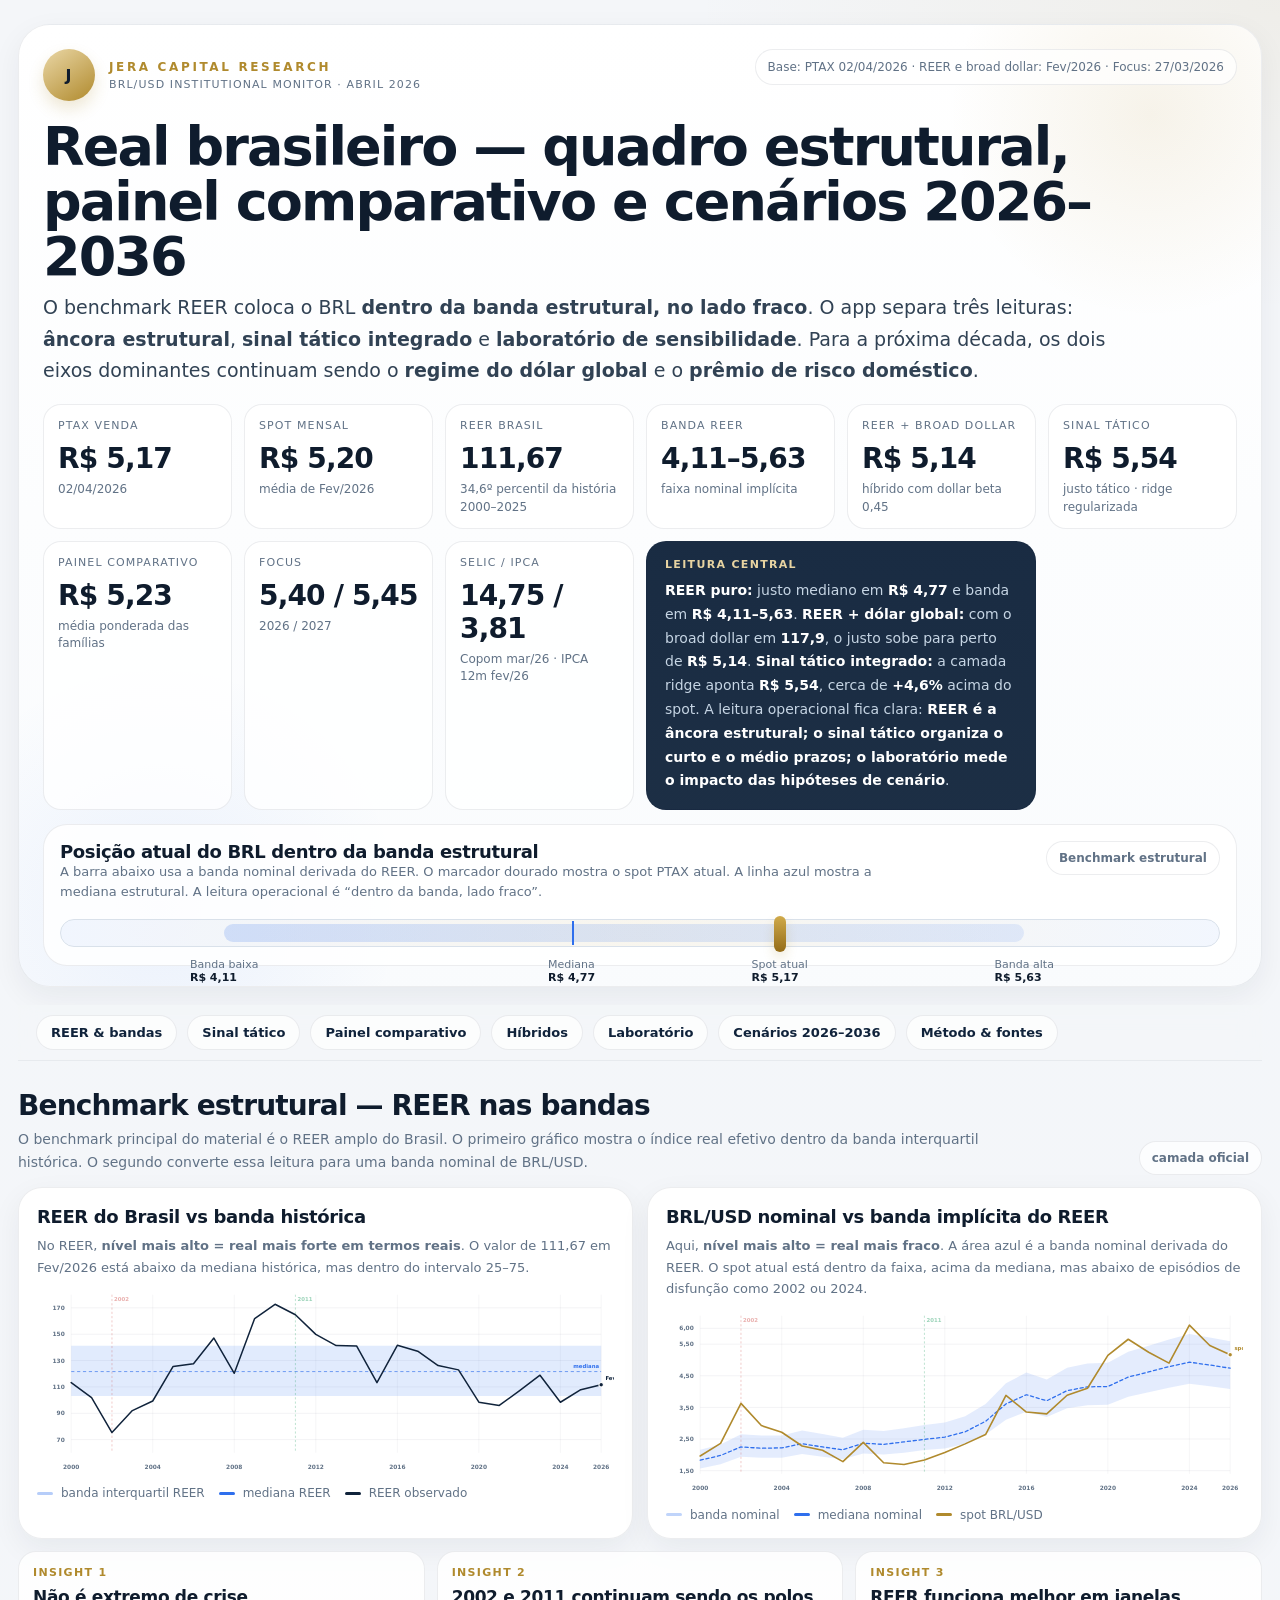
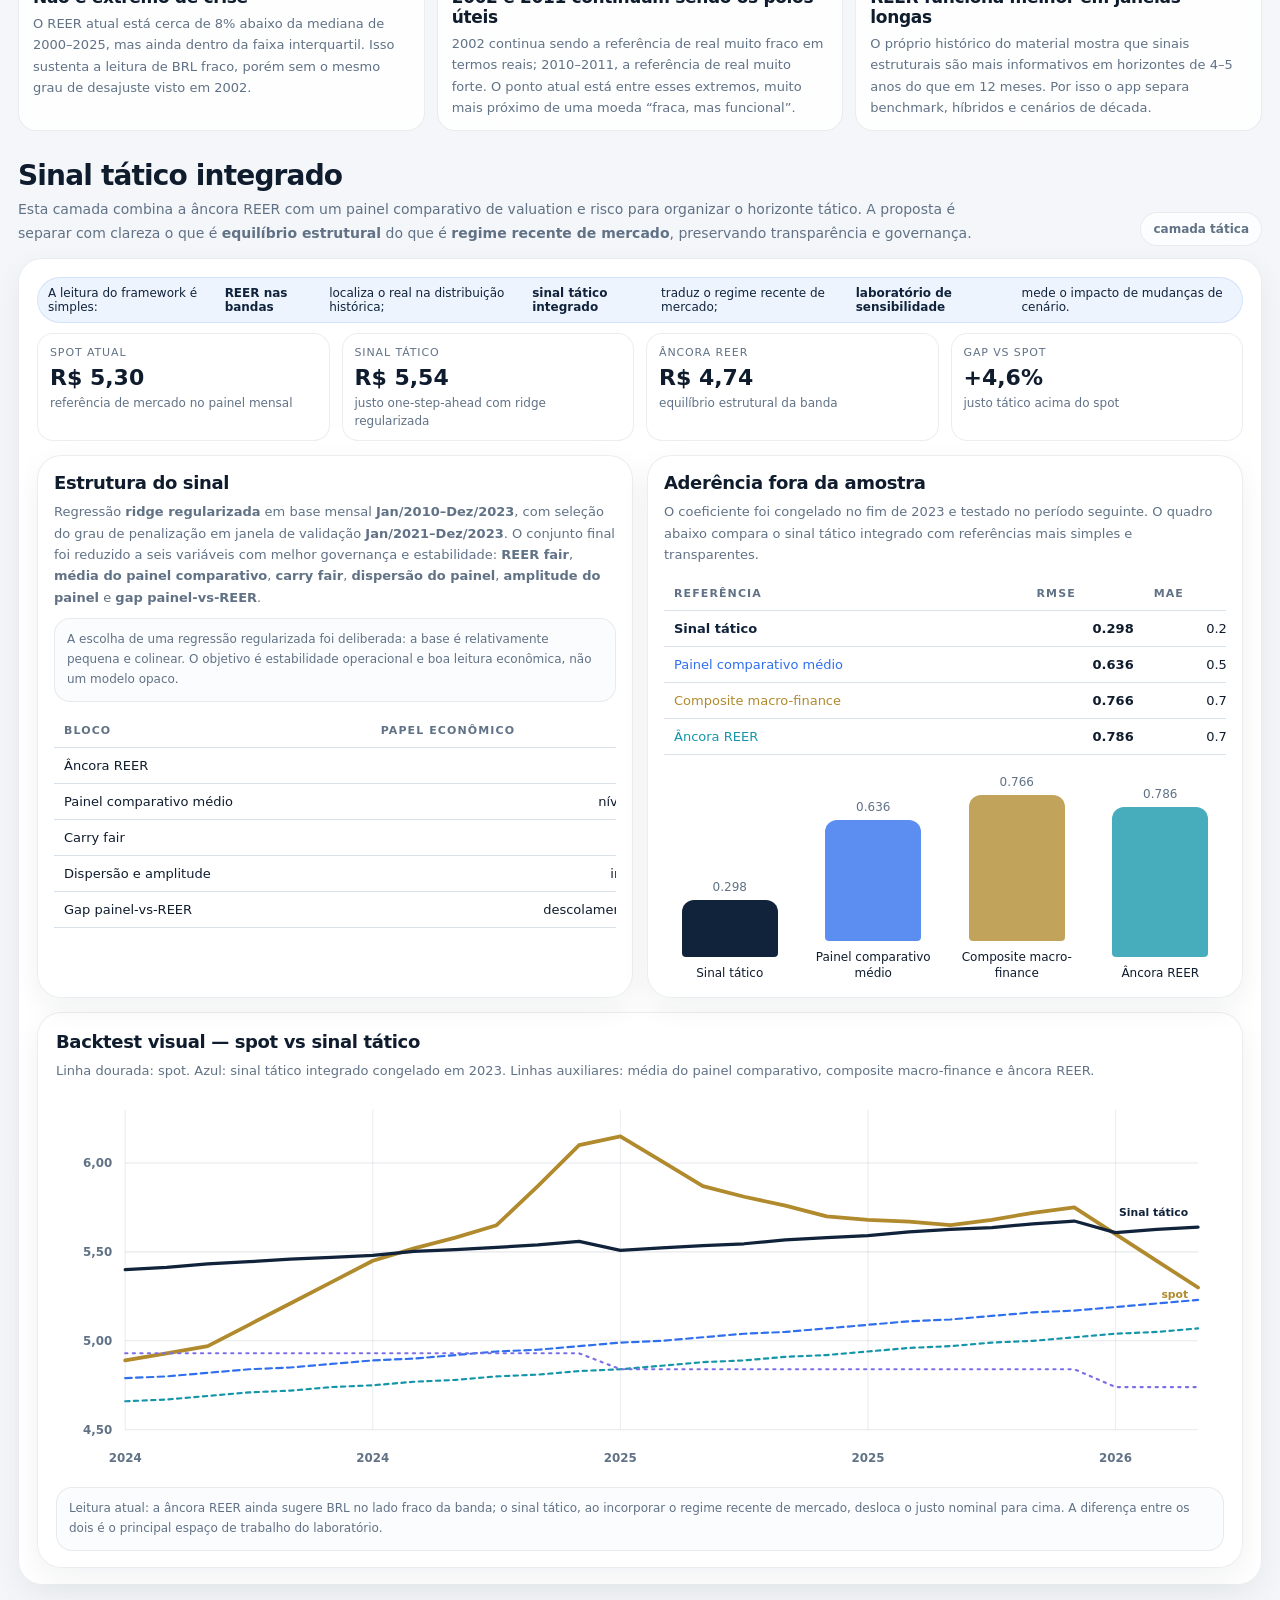
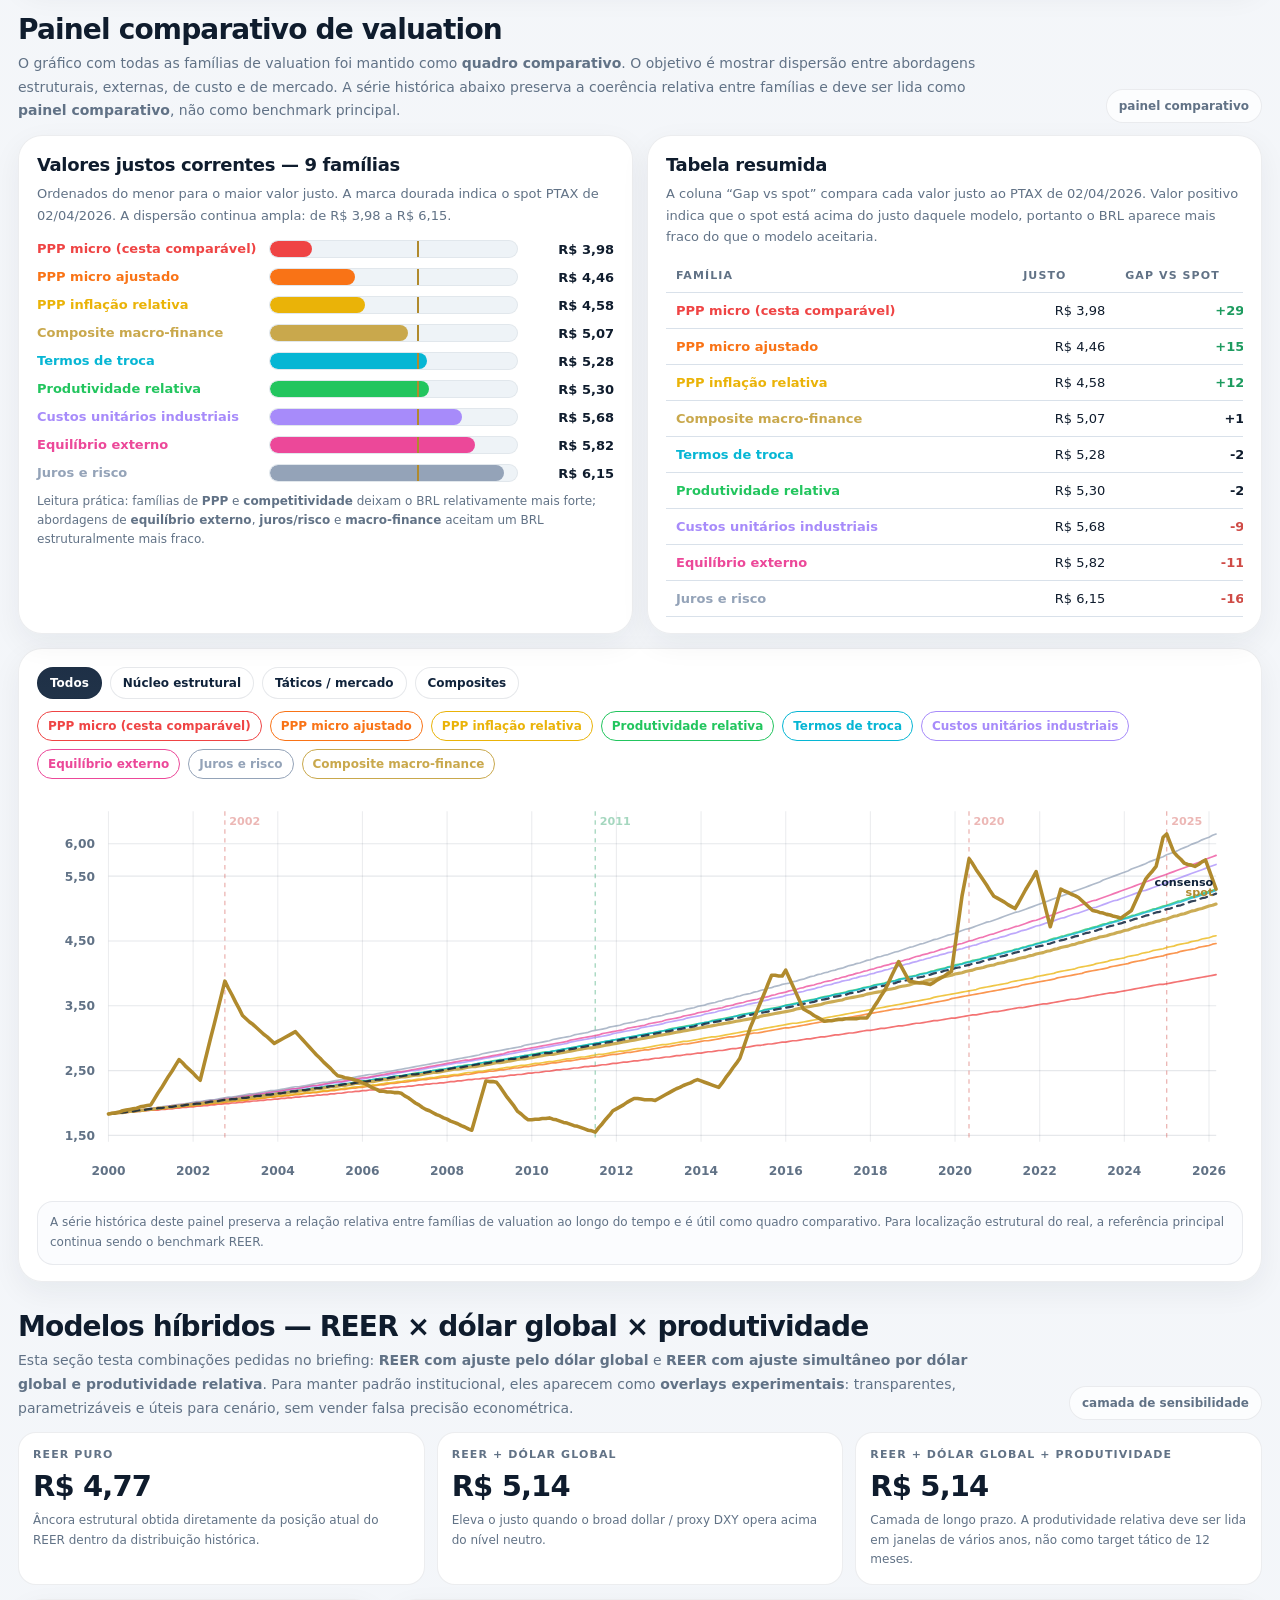
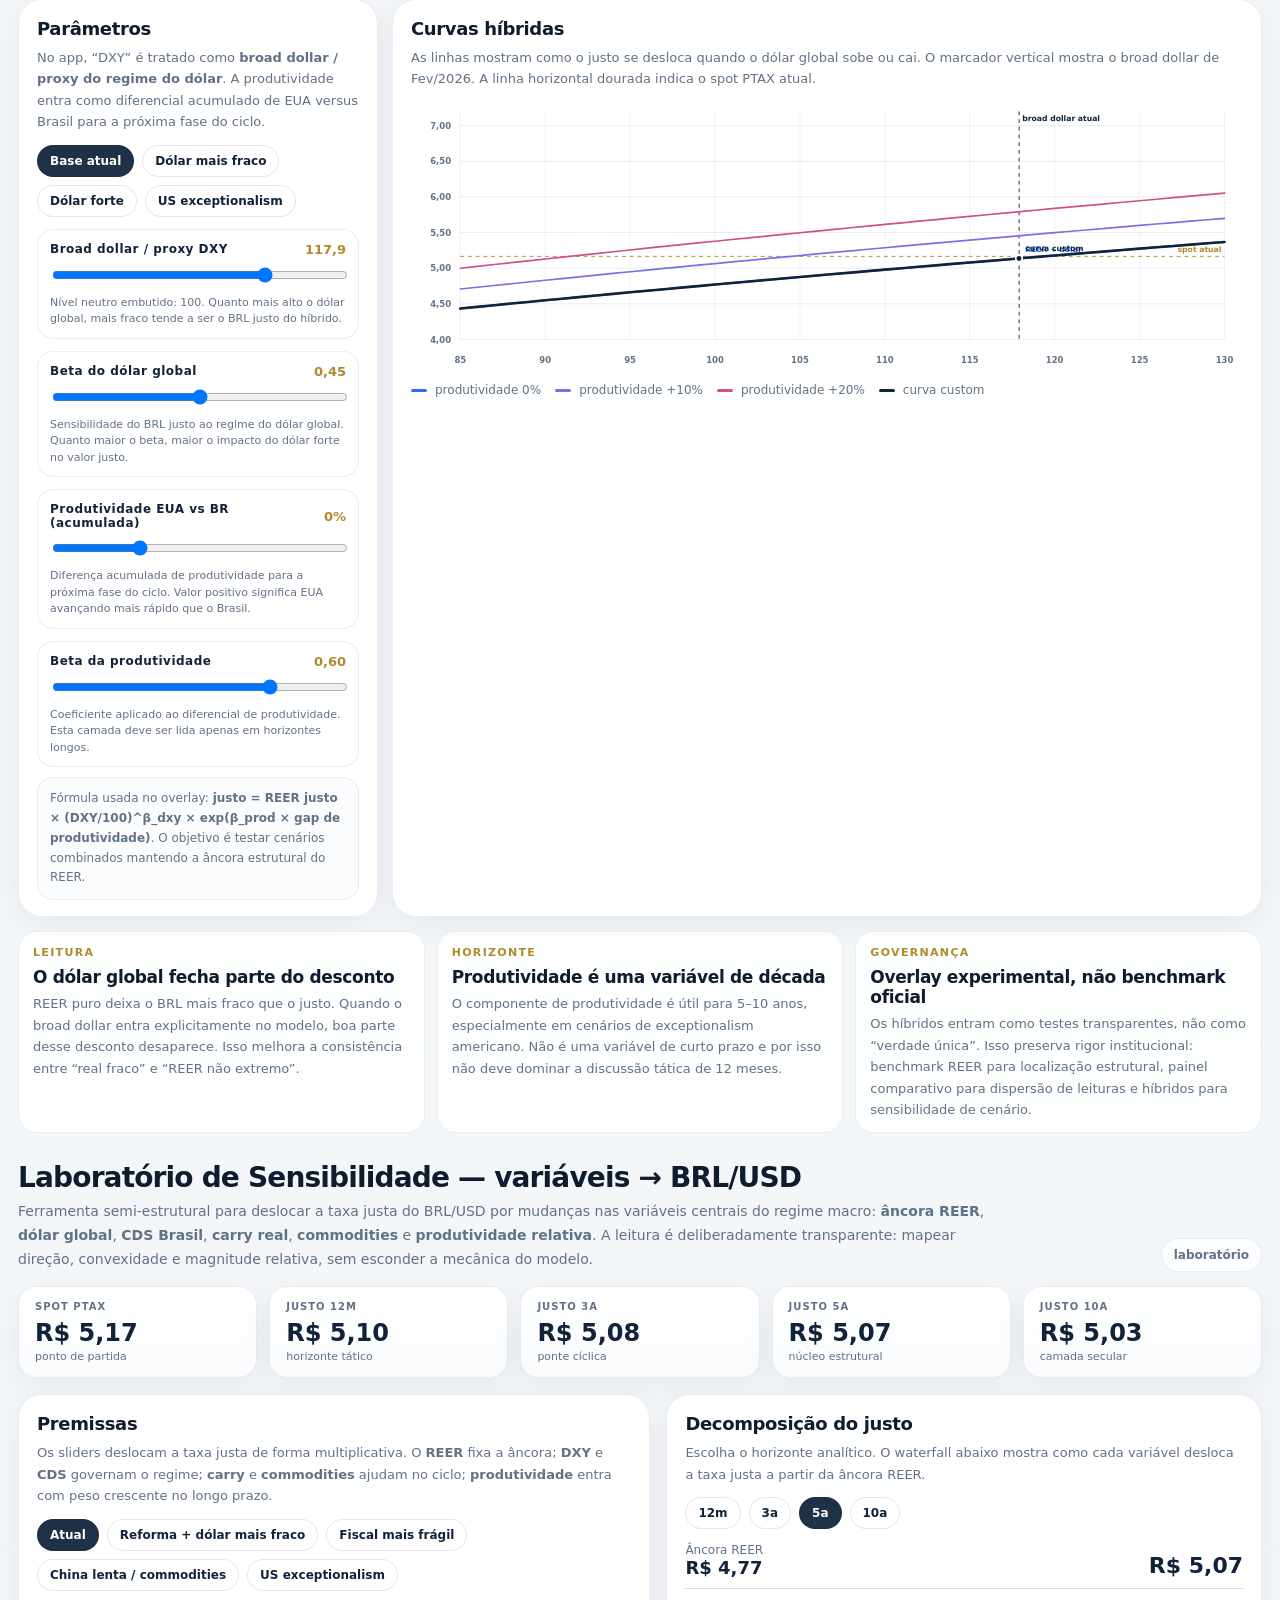
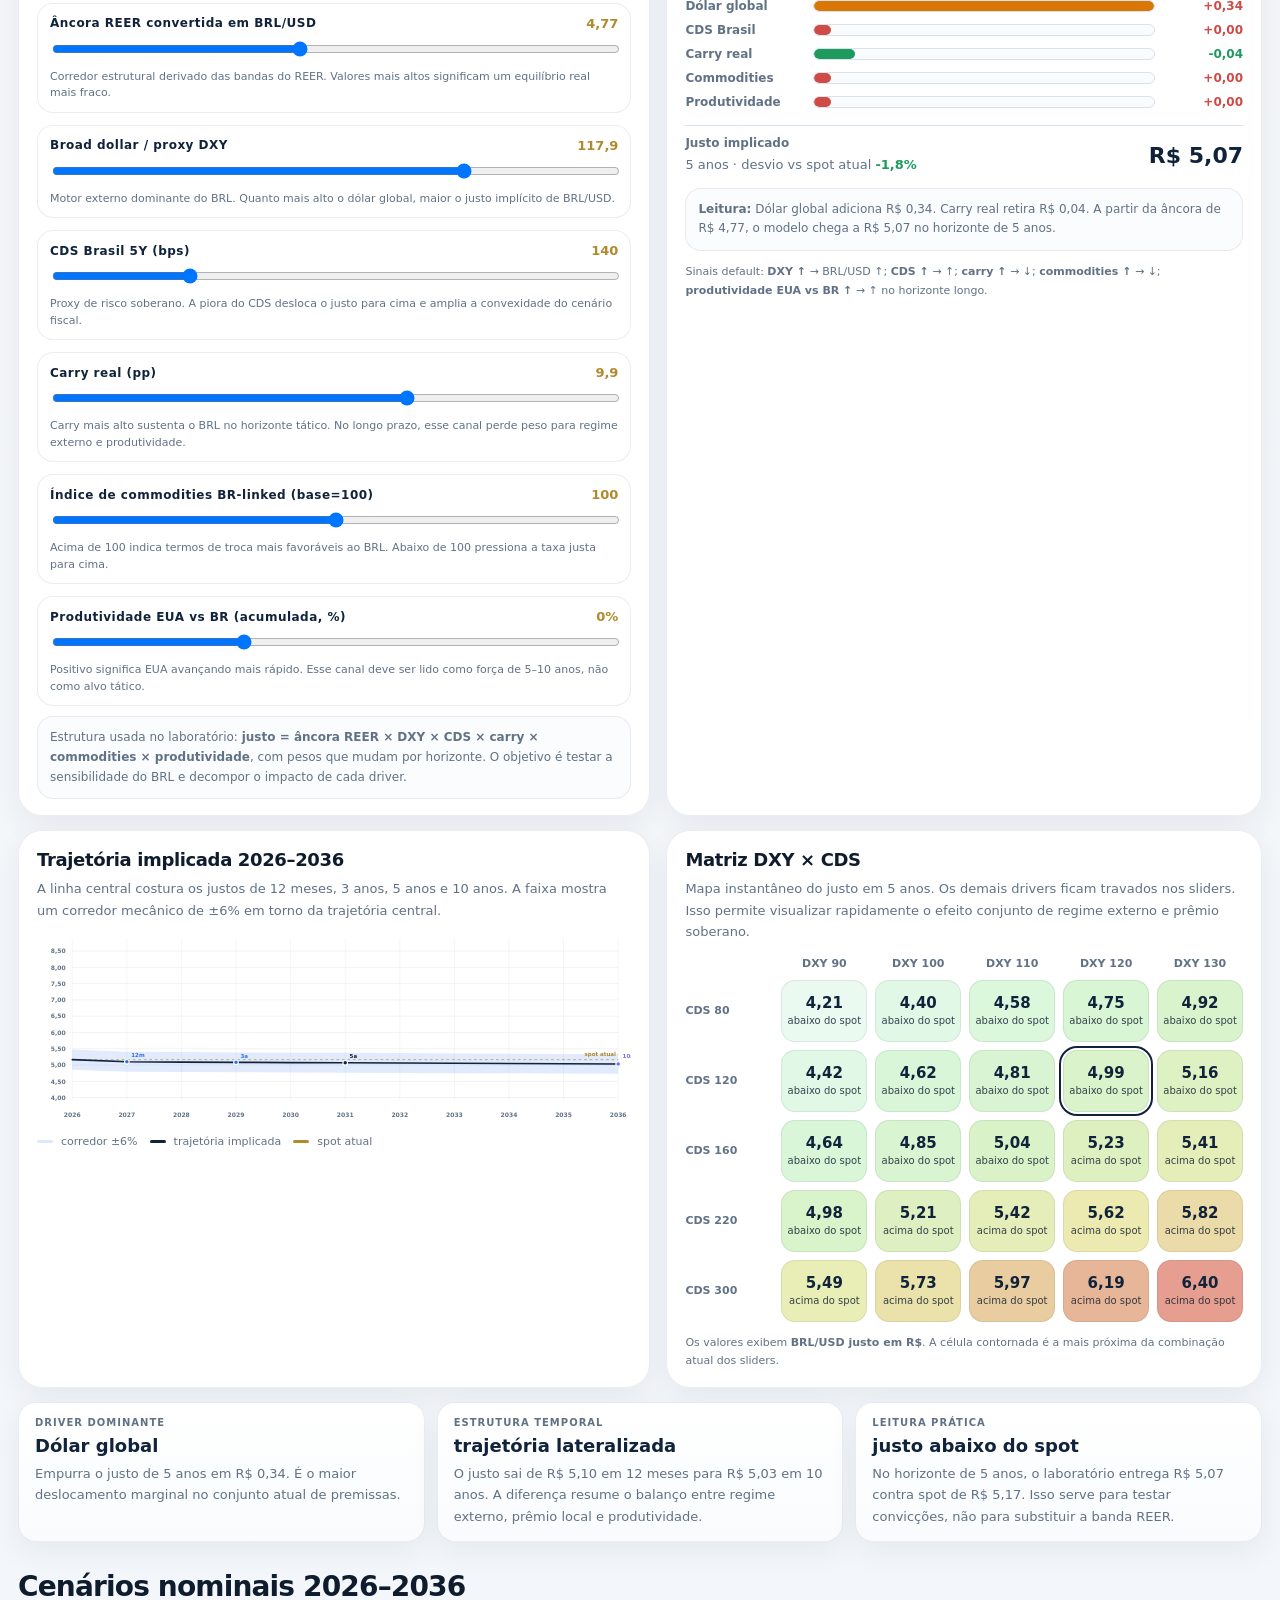
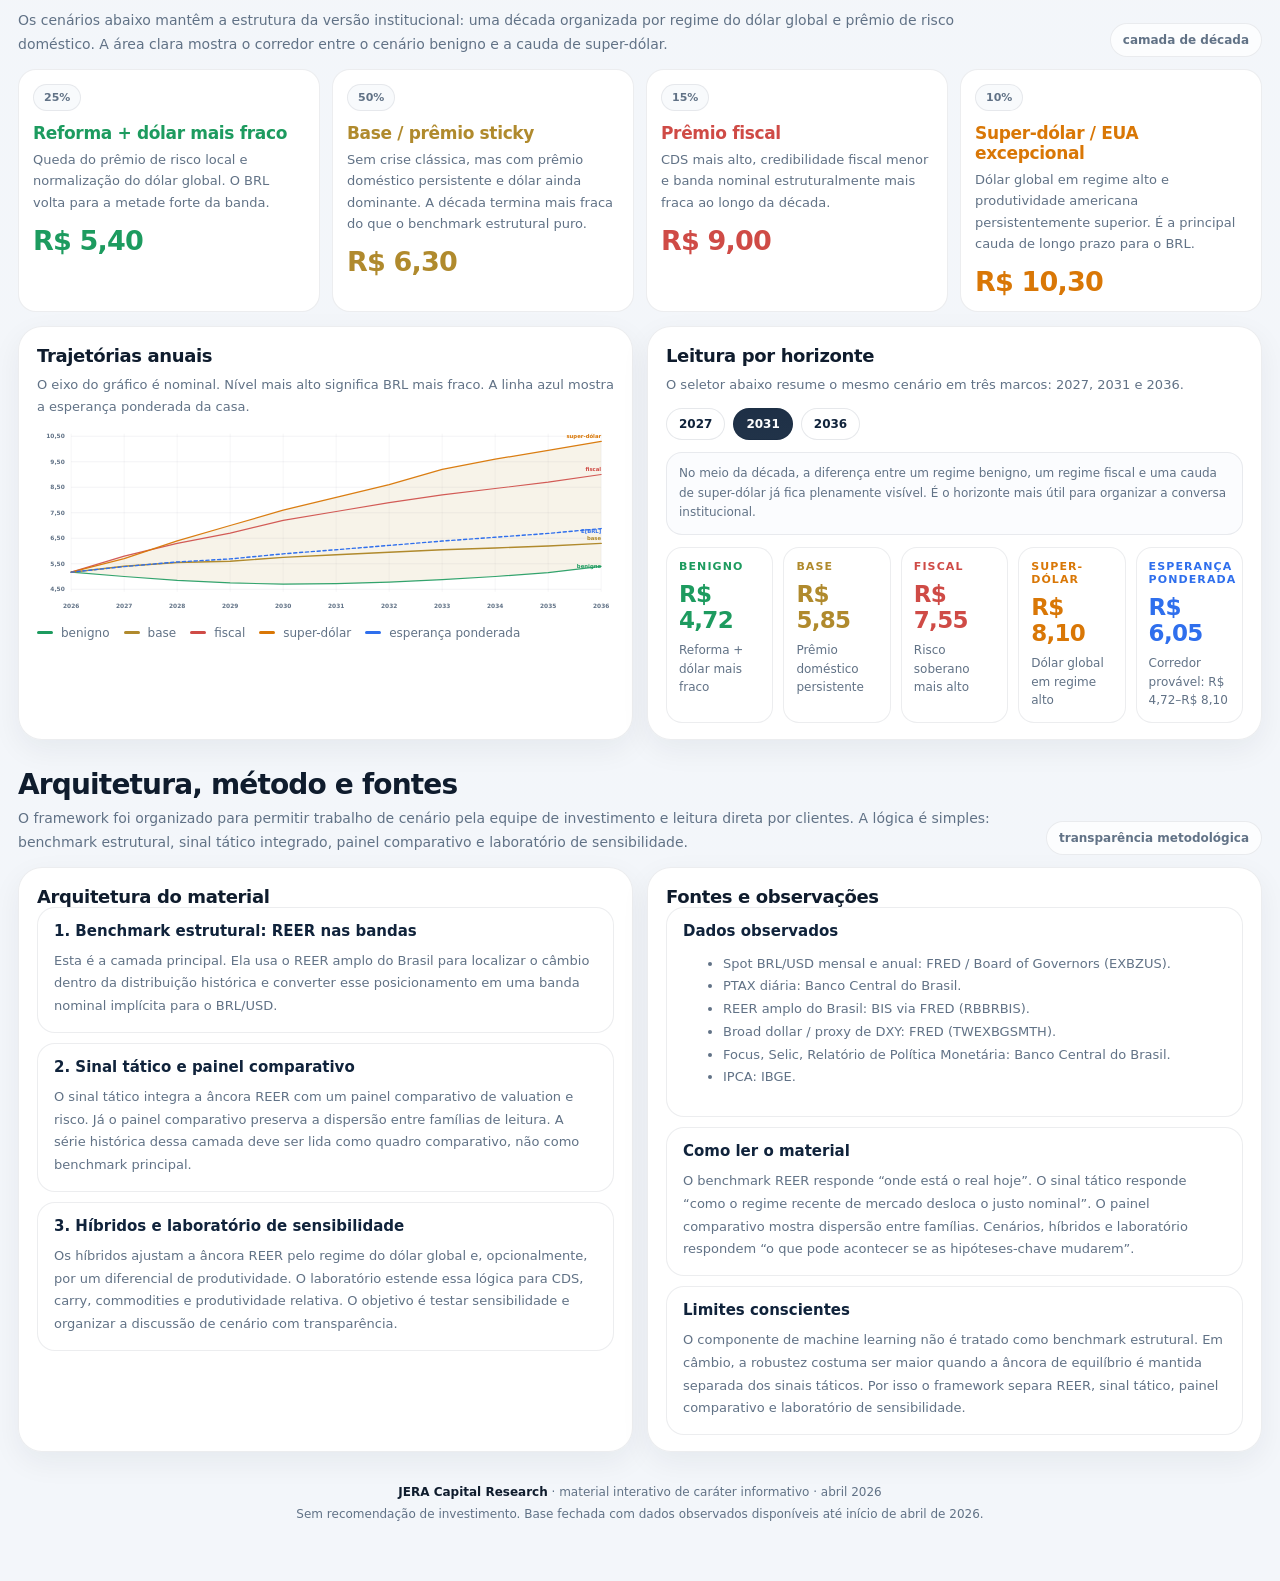
<file: apps/reference-ui/client/JERA_BRL_USD_Scenario_Frame_Client.html>
<!doctype html>
<html lang="pt-BR">
<head>
  <meta charset="utf-8" />
  <meta name="viewport" content="width=device-width, initial-scale=1" />
  <title>JERA — BRL/USD Scenario Framework</title>
  <meta name="description" content="Frame institucional do BRL/USD com bandas de REER, painel comparativo de valuation, sinal tático integrado, laboratório de sensibilidade e cenários 2026–2036." />
  <style>
    :root{
      --bg:#f4f6f9;
      --surface:#ffffff;
      --surface2:#f9fbfd;
      --ink:#0f1c2d;
      --muted:#617286;
      --line:#d9e1ea;
      --line2:#c7d2df;
      --navy:#10233b;
      --navy2:#18314f;
      --gold:#b08a2d;
      --gold2:#e7d3a1;
      --blue:#2f6fed;
      --cyan:#1495aa;
      --green:#1d9b5f;
      --red:#cf4b46;
      --orange:#d97706;
      --violet:#7c6ee6;
      --pink:#cf4f8b;
      --silver:#8494a8;
      --shadow:0 10px 30px rgba(16,35,59,.06);
      --radius:22px;
      --maxw:1400px;
    }
    *{box-sizing:border-box}
    html{scroll-behavior:smooth}
    body{
      margin:0;
      background:
        radial-gradient(900px 420px at 0% -5%, rgba(47,111,237,.06), transparent 60%),
        radial-gradient(980px 520px at 100% 0%, rgba(176,138,45,.08), transparent 60%),
        linear-gradient(180deg, #f4f6f9 0%, #f3f6fa 100%);
      color:var(--ink);
      font-family: Inter, ui-sans-serif, system-ui, -apple-system, Segoe UI, Roboto, Arial, sans-serif;
    }
    a{color:inherit;text-decoration:none}
    .shell{max-width:var(--maxw); margin:0 auto; padding:24px 18px 56px}
    .hero{
      background:linear-gradient(180deg, rgba(255,255,255,.98), rgba(249,251,253,.98));
      border:1px solid rgba(16,35,59,.08);
      border-radius:32px;
      box-shadow:var(--shadow);
      padding:24px 24px 20px;
      overflow:hidden;
      position:relative;
    }
    .hero:before{
      content:"";
      position:absolute;
      right:-100px; top:-120px;
      width:420px; height:420px;
      background:radial-gradient(circle, rgba(176,138,45,.10), transparent 68%);
      pointer-events:none;
    }
    .hero:after{
      content:"";
      position:absolute;
      left:-120px; bottom:-180px;
      width:520px; height:520px;
      background:radial-gradient(circle, rgba(47,111,237,.07), transparent 66%);
      pointer-events:none;
    }
    .hero > *{position:relative; z-index:1}
    .brand-row{
      display:flex; justify-content:space-between; align-items:flex-start; gap:16px; flex-wrap:wrap;
    }
    .brand{
      display:flex; gap:14px; align-items:center;
    }
    .mark{
      width:52px; height:52px; border-radius:50%;
      display:grid; place-items:center;
      background:linear-gradient(145deg, #ead7a6, #b08a2d);
      color:#0f1c2d; font-weight:900; letter-spacing:.06em;
      box-shadow:0 8px 16px rgba(176,138,45,.20);
      flex:0 0 auto;
    }
    .kicker{font-size:12px; text-transform:uppercase; letter-spacing:.22em; color:var(--gold); font-weight:800}
    .subk{font-size:11px; color:var(--muted); letter-spacing:.10em; text-transform:uppercase; margin-top:4px}
    .asof{
      padding:10px 12px; border-radius:999px;
      border:1px solid rgba(16,35,59,.08); background:rgba(255,255,255,.72);
      color:var(--muted); font-size:12px; white-space:nowrap;
    }
    h1{
      margin:18px 0 8px;
      max-width:1100px;
      font-size:clamp(32px, 5vw, 54px);
      line-height:1.02; letter-spacing:-.035em;
    }
    .lede{
      max-width:1080px;
      margin:0;
      color:#314254;
      font-size:clamp(16px, 2.1vw, 19px);
      line-height:1.65;
    }
    .hero-grid{
      display:grid; grid-template-columns:repeat(12,1fr); gap:12px;
      margin-top:18px;
    }
    .kpi{
      grid-column:span 2;
      border:1px solid rgba(16,35,59,.08);
      border-radius:18px;
      background:rgba(255,255,255,.76);
      padding:14px 14px 12px;
      min-height:96px;
    }
    .kpi .label{
      color:var(--muted); font-size:11px; text-transform:uppercase; letter-spacing:.10em;
    }
    .kpi .value{
      margin-top:10px; font-size:28px; font-weight:800; letter-spacing:-.03em;
    }
    .kpi .sub{
      margin-top:6px; color:var(--muted); font-size:12px; line-height:1.45;
    }
    .hero-note{
      grid-column:span 4;
      border:1px solid rgba(16,35,59,.08);
      border-radius:20px;
      background:linear-gradient(180deg, rgba(16,35,59,.96), rgba(19,38,61,.96));
      color:#ecf2f8;
      padding:16px 18px;
    }
    .hero-note .eyebrow{
      color:var(--gold2); font-size:11px; font-weight:800; letter-spacing:.12em; text-transform:uppercase;
      margin-bottom:8px;
    }
    .hero-note p{
      margin:0; color:#c6d5e4; line-height:1.7; font-size:14px;
    }
    .hero-note p strong{ color:#fff; font-weight:700; }
    .gauge-card{
      margin-top:14px;
      border:1px solid rgba(16,35,59,.08);
      border-radius:24px;
      background:rgba(255,255,255,.86);
      padding:16px 16px 18px;
    }
    .gauge-head{
      display:flex; justify-content:space-between; align-items:flex-start; gap:12px; flex-wrap:wrap;
      margin-bottom:10px;
    }
    .gauge-title{
      font-size:18px; font-weight:800; letter-spacing:-.02em;
    }
    .gauge-sub{
      color:var(--muted); font-size:13px; line-height:1.55; max-width:840px;
    }
    .gauge{
      position:relative; height:28px; border-radius:999px;
      background:linear-gradient(90deg, rgba(47,111,237,.06), rgba(176,138,45,.08), rgba(47,111,237,.06));
      border:1px solid var(--line);
      overflow:visible;
      margin-top:16px;
    }
    .gauge-band{
      position:absolute; top:4px; bottom:4px;
      background:linear-gradient(90deg, rgba(47,111,237,.18), rgba(47,111,237,.11));
      border-radius:999px;
    }
    .gauge-median{
      position:absolute; top:1px; bottom:1px; width:2px; background:var(--blue);
    }
    .gauge-spot{
      position:absolute; top:-4px; width:12px; height:36px; margin-left:-6px;
      border-radius:999px; background:linear-gradient(180deg, #d0aa4a, #946c18); box-shadow:0 6px 12px rgba(176,138,45,.20);
    }
    .gauge-label{
      position:absolute; top:38px; transform:translateX(-50%); font-size:11px; color:var(--muted); white-space:nowrap;
    }
    .gauge-label strong{ color:var(--ink); }
    .section-nav{
      position:sticky; top:0; z-index:20;
      backdrop-filter:saturate(160%) blur(10px);
      background:rgba(244,246,249,.86);
      border-bottom:1px solid rgba(16,35,59,.06);
      margin:18px 0 20px;
    }
    .nav-inner{
      max-width:var(--maxw); margin:0 auto; padding:10px 18px;
      display:flex; gap:10px; overflow:auto;
    }
    .nav-chip{
      padding:9px 14px; border-radius:999px; border:1px solid rgba(16,35,59,.08);
      background:rgba(255,255,255,.72); color:var(--navy);
      font-size:13px; font-weight:700; white-space:nowrap;
    }
    main section{ margin-top:28px; scroll-margin-top:84px; }
    .section-head{
      display:flex; justify-content:space-between; align-items:flex-end; gap:14px; flex-wrap:wrap;
      margin-bottom:12px;
    }
    .section-head h2{
      margin:0; font-size:28px; letter-spacing:-.03em;
    }
    .section-head p{
      margin:6px 0 0; color:var(--muted); font-size:14px; line-height:1.7; max-width:980px;
    }
    .tag{
      padding:9px 12px; border-radius:999px;
      border:1px solid rgba(16,35,59,.08); background:rgba(255,255,255,.75);
      color:var(--muted); font-size:12px; font-weight:700;
    }
    .grid-2{display:grid; grid-template-columns:repeat(2, minmax(0,1fr)); gap:14px}
    .grid-3{display:grid; grid-template-columns:repeat(3, minmax(0,1fr)); gap:14px}
    .panel{
      background:rgba(255,255,255,.96);
      border:1px solid rgba(16,35,59,.08);
      border-radius:24px;
      box-shadow:var(--shadow);
      padding:18px 18px 16px;
    }
    .panel h3{
      margin:0; font-size:18px; letter-spacing:-.02em;
    }
    .panel .copy{
      margin:8px 0 0; color:var(--muted); font-size:13px; line-height:1.65;
    }
    .legend{
      display:flex; gap:14px; flex-wrap:wrap; margin-top:10px;
    }
    .legend-item{
      display:flex; align-items:center; gap:8px; font-size:12px; color:var(--muted);
    }
    .swatch{
      width:16px; height:3px; border-radius:999px; display:inline-block; background:#000;
    }
    .insight-grid{
      display:grid; grid-template-columns:repeat(3, minmax(0,1fr)); gap:12px; margin-top:12px;
    }
    .insight{
      border:1px solid rgba(16,35,59,.08);
      border-radius:18px; background:rgba(255,255,255,.84);
      padding:14px 14px 12px;
    }
    .insight .cap{
      font-size:11px; color:var(--gold); text-transform:uppercase; letter-spacing:.12em; font-weight:800;
    }
    .insight h4{
      margin:8px 0 6px; font-size:17px; letter-spacing:-.02em;
    }
    .insight p{
      margin:0; color:var(--muted); font-size:13px; line-height:1.65;
    }
    .model-bars{ margin-top:14px; display:grid; gap:10px; }
    .model-row{
      display:grid; grid-template-columns:220px 1fr 84px; gap:12px; align-items:center;
    }
    .model-name{
      font-size:13px; font-weight:700; color:var(--navy2); line-height:1.35;
    }
    .track{
      position:relative; height:18px; border-radius:999px; background:#eef3f7;
      border:1px solid rgba(16,35,59,.06); overflow:hidden;
    }
    .fill{
      position:absolute; left:0; top:0; bottom:0; border-radius:999px;
    }
    .spot-marker{
      position:absolute; top:-3px; bottom:-3px; width:2px; background:var(--gold);
    }
    .model-val{
      font-variant-numeric:tabular-nums; text-align:right; font-size:13px; font-weight:800; color:var(--ink);
    }
    .model-note{
      margin-top:10px; font-size:12px; color:var(--muted); line-height:1.6;
    }
    .toolbar{
      display:flex; justify-content:space-between; gap:12px; align-items:flex-start; flex-wrap:wrap;
      margin-bottom:10px;
    }
    .preset-row,.chip-row,.hz-row,.hybrid-presets{
      display:flex; gap:8px; flex-wrap:wrap;
    }
    button{
      appearance:none; border:none; background:none; color:inherit; font:inherit;
    }
    .btn{
      padding:8px 12px; border-radius:999px;
      border:1px solid rgba(16,35,59,.10);
      background:rgba(255,255,255,.74); color:var(--navy);
      font-size:12px; font-weight:700; cursor:pointer;
      transition:.15s ease;
    }
    .btn:hover{ transform:translateY(-1px) }
    .btn.active{
      background:linear-gradient(180deg, rgba(16,35,59,.94), rgba(19,38,61,.94));
      color:#fff; border-color:rgba(16,35,59,.20);
    }
    .chip{
      padding:7px 10px; border-radius:999px; font-size:12px; font-weight:700;
      border:1px solid rgba(16,35,59,.10); background:#fff; color:var(--muted); cursor:pointer;
    }
    .chip.active{ color:var(--ink); border-color:currentColor; background:rgba(255,255,255,.94) }
    .chart-wrap{ margin-top:6px; }
    svg.chart{ width:100%; height:auto; display:block }
    .table-wrap{overflow:auto; margin-top:12px}
    table{ width:100%; border-collapse:collapse; min-width:720px; }
    th,td{
      padding:10px 10px; border-bottom:1px solid var(--line);
      font-size:13px; text-align:left; vertical-align:middle;
    }
    th{
      font-size:11px; color:var(--muted); text-transform:uppercase; letter-spacing:.10em; font-weight:800;
    }
    td.num{ text-align:right; font-variant-numeric:tabular-nums; }
    .gap-weak{ color:var(--green); font-weight:800; }
    .gap-strong{ color:var(--red); font-weight:800; }
    .gap-flat{ color:var(--ink); font-weight:800; }
    .mini-note{
      margin-top:10px; padding:11px 12px; border-radius:16px;
      background:#fbfcfe; border:1px solid rgba(16,35,59,.08);
      color:var(--muted); font-size:12px; line-height:1.65;
    }
    .hybrid-kpis{
      display:grid; grid-template-columns:repeat(3, minmax(0,1fr)); gap:12px;
      margin-top:10px;
    }
    .hyb-card{
      padding:15px 14px; border-radius:18px;
      border:1px solid rgba(16,35,59,.08); background:#fff;
    }
    .hyb-card .cap{
      font-size:11px; font-weight:800; color:var(--muted); text-transform:uppercase; letter-spacing:.10em;
    }
    .hyb-card .val{
      margin-top:8px; font-size:29px; font-weight:800; letter-spacing:-.03em;
    }
    .hyb-card .sub{
      margin-top:8px; font-size:12px; color:var(--muted); line-height:1.6;
    }
    .hybrid-grid{
      display:grid; grid-template-columns:360px 1fr; gap:14px; margin-top:14px;
    }
    .control-grid{
      display:grid; gap:12px;
    }
    .control{
      border:1px solid rgba(16,35,59,.08); border-radius:16px; background:#fff; padding:12px 12px 10px;
    }
    .control .top{
      display:flex; justify-content:space-between; align-items:center; gap:8px; margin-bottom:8px;
    }
    .control label{
      font-size:12px; font-weight:800; color:var(--navy); letter-spacing:.04em;
    }
    .control .value{
      font-size:13px; font-weight:800; color:var(--gold);
    }
    input[type=range]{ width:100% }
    .range-note{
      margin-top:8px; color:var(--muted); font-size:11px; line-height:1.5;
    }
    .scenario-grid{
      display:grid; grid-template-columns:repeat(4, minmax(0,1fr)); gap:12px; margin-top:12px;
    }
    .scenario-card{
      border:1px solid rgba(16,35,59,.08); border-radius:18px; background:#fff; padding:14px;
    }
    .scenario-card .prob{
      display:inline-flex; align-items:center; gap:6px; padding:6px 10px; border-radius:999px;
      font-size:11px; font-weight:800; border:1px solid rgba(16,35,59,.08); background:#f8fafc; color:var(--muted);
    }
    .scenario-card h4{ margin:12px 0 6px; font-size:17px; letter-spacing:-.02em; }
    .scenario-card p{ margin:0; color:var(--muted); font-size:13px; line-height:1.65; }
    .scenario-card .path{
      margin-top:12px; font-size:27px; font-weight:800; letter-spacing:-.03em;
    }
    .horizon-cards{
      display:grid; grid-template-columns:repeat(5, minmax(0,1fr)); gap:10px; margin-top:12px;
    }
    .hz-card{
      border:1px solid rgba(16,35,59,.08); border-radius:16px; background:#fff; padding:12px;
    }
    .hz-card .cap{
      font-size:11px; color:var(--muted); text-transform:uppercase; letter-spacing:.10em; font-weight:800;
    }
    .hz-card .val{
      margin-top:8px; font-size:23px; font-weight:800; letter-spacing:-.03em;
    }
    .hz-card .copy{
      margin-top:8px; font-size:12px; color:var(--muted); line-height:1.55;
    }
    details.note-box{
      border:1px solid rgba(16,35,59,.08); border-radius:18px; background:#fff; padding:14px 16px;
    }
    details.note-box + details.note-box{ margin-top:10px; }
    details.note-box summary{
      cursor:pointer; list-style:none; font-weight:800; color:var(--navy); font-size:15px;
    }
    details.note-box summary::-webkit-details-marker{ display:none; }
    details.note-box .body{
      margin-top:10px; color:var(--muted); font-size:13px; line-height:1.75;
    }
    .footer{
      margin-top:30px; color:var(--muted); font-size:12px; line-height:1.8;
      text-align:center;
    }
    .footer strong{ color:var(--ink) }
    @media (max-width:1200px){
      .hero-grid .kpi{grid-column:span 3}
      .hero-note{grid-column:span 6}
      .hybrid-grid{grid-template-columns:1fr}
      .scenario-grid{grid-template-columns:repeat(2, minmax(0,1fr))}
      .horizon-cards{grid-template-columns:repeat(2, minmax(0,1fr))}
      .insight-grid{grid-template-columns:1fr}
      .grid-3{grid-template-columns:1fr}
      .grid-2{grid-template-columns:1fr}
    }
    @media (max-width:780px){
      .shell{padding:16px 12px 44px}
      .hero{padding:18px 16px 16px}
      .hero-grid{grid-template-columns:repeat(2,1fr)}
      .hero-grid .kpi{grid-column:span 1}
      .hero-note{grid-column:span 2}
      .model-row{grid-template-columns:1fr; gap:8px}
      .scenario-grid{grid-template-columns:1fr}
      .horizon-cards{grid-template-columns:1fr}
      .hybrid-kpis{grid-template-columns:1fr}
      .nav-inner{padding:10px 12px}
      .gauge-label{font-size:10px}
    }
  
    .lab-topline{display:grid;grid-template-columns:repeat(5,minmax(0,1fr));gap:12px;margin:14px 0 16px}
    .lab-mini{background:linear-gradient(180deg,#fff,#f9fbfd);border:1px solid rgba(16,35,59,.08);border-radius:18px;padding:14px 16px;box-shadow:var(--shadow)}
    .lab-mini span{display:block;font-size:10px;letter-spacing:.10em;text-transform:uppercase;color:var(--muted);font-weight:700}
    .lab-mini strong{display:block;margin-top:8px;font-size:24px;line-height:1.1;color:var(--navy)}
    .lab-mini .sub{margin-top:4px;font-size:11px;color:var(--muted)}
    .lab-grid{display:grid;grid-template-columns:1.03fr .97fr;gap:16px}
    .waterfall{display:grid;gap:10px;margin-top:14px}
    .wf-head{display:flex;justify-content:space-between;gap:12px;align-items:flex-end;padding-bottom:10px;border-bottom:1px solid var(--line)}
    .wf-head .left{font-size:12px;color:var(--muted)}
    .wf-head .right{font-size:22px;font-weight:800;color:var(--navy)}
    .wf-row{display:grid;grid-template-columns:116px 1fr 76px;gap:12px;align-items:center}
    .wf-label{font-size:12px;color:var(--muted);font-weight:700}
    .wf-track{height:12px;background:var(--surface2);border:1px solid var(--line);border-radius:999px;overflow:hidden}
    .wf-bar{display:block;height:100%;border-radius:999px}
    .wf-bar.pos{background:linear-gradient(90deg, rgba(217,119,6,.28), rgba(207,75,70,.85))}
    .wf-bar.neg{background:linear-gradient(90deg, rgba(29,155,95,.85), rgba(20,149,170,.28))}
    .wf-val{font-size:12px;font-weight:800;text-align:right}
    .wf-total{margin-top:6px;padding-top:10px;border-top:1px solid var(--line);display:flex;justify-content:space-between;align-items:center;gap:12px}
    .wf-total .cap{font-size:12px;color:var(--muted);font-weight:700}
    .wf-total .num{font-size:22px;color:var(--navy);font-weight:800}
    .lab-legend{display:flex;gap:12px;flex-wrap:wrap;margin-top:10px}
    .lab-legend .legend-item{font-size:11px}
    .lab-heatmap{margin-top:14px}
    .hm-grid{display:grid;grid-template-columns:88px repeat(5,minmax(0,1fr));gap:8px;align-items:stretch}
    .hm-head{font-size:11px;color:var(--muted);font-weight:800;text-align:center;display:flex;align-items:flex-end;justify-content:center;padding-bottom:2px}
    .hm-rowlab{font-size:11px;color:var(--muted);font-weight:800;display:flex;align-items:center}
    .hm-cell{border-radius:14px;border:1px solid rgba(16,35,59,.08);min-height:62px;padding:6px 4px;display:flex;flex-direction:column;justify-content:center;align-items:center;text-align:center;position:relative}
    .hm-cell strong{font-size:15px;line-height:1;color:var(--navy)}
    .hm-cell span{font-size:10px;color:rgba(15,28,45,.82);margin-top:4px}
    .hm-cell.active{outline:2px solid var(--navy);outline-offset:2px}
    .lab-footnote{margin-top:12px;font-size:11px;color:var(--muted);line-height:1.7}
    .driver-grid{display:grid;grid-template-columns:repeat(3,minmax(0,1fr));gap:12px;margin-top:14px}
    .driver-card{background:linear-gradient(180deg,#fff,#f9fbfd);border:1px solid rgba(16,35,59,.08);border-radius:18px;padding:14px 16px;box-shadow:var(--shadow)}
    .driver-card .cap{font-size:10px;letter-spacing:.10em;text-transform:uppercase;color:var(--muted);font-weight:700}
    .driver-card h4{margin:8px 0 6px;font-size:18px;line-height:1.15;color:var(--navy)}
    .driver-card p{margin:0;font-size:13px;color:var(--muted);line-height:1.65}
    @media (max-width:1180px){
      .lab-topline{grid-template-columns:repeat(3,minmax(0,1fr))}
      .driver-grid{grid-template-columns:1fr}
    }
    @media (max-width:900px){
      .lab-grid{grid-template-columns:1fr}
      .lab-topline{grid-template-columns:1fr 1fr}
    }
    @media (max-width:700px){
      .lab-topline{grid-template-columns:1fr}
      .wf-row{grid-template-columns:92px 1fr 64px;gap:8px}
      .wf-head .right,.wf-total .num,.lab-mini strong{font-size:20px}
      .hm-grid{grid-template-columns:68px repeat(5,minmax(0,1fr));gap:6px}
      .hm-cell{min-height:58px}
      .hm-cell strong{font-size:13px}
      .hm-cell span{font-size:9px}
    }

  
    .mini-grid-4{display:grid;grid-template-columns:repeat(4,1fr);gap:12px;margin-top:10px}
    .mini-card{border:1px solid rgba(16,35,59,.08);border-radius:16px;background:rgba(255,255,255,.68);padding:12px 12px 10px}
    .mini-card .cap{font-size:11px;text-transform:uppercase;letter-spacing:.08em;color:var(--muted);margin-bottom:6px}
    .mini-card .big{font-size:22px;font-weight:700;color:var(--ink)}
    .mini-card .sub{font-size:12px;color:var(--muted);margin-top:4px;line-height:1.5}
    .pill-note{display:inline-flex;align-items:center;gap:8px;padding:8px 10px;border-radius:999px;background:rgba(47,111,237,.08);border:1px solid rgba(47,111,237,.14);font-size:12px;color:var(--navy)}
    @media (max-width: 900px){ .mini-grid-4{grid-template-columns:repeat(2,1fr)} }
    @media (max-width: 640px){ .mini-grid-4{grid-template-columns:1fr} }

  </style>
</head>
<body>
  <div class="shell">
    <header class="hero">
      <div class="brand-row">
        <div class="brand">
          <div class="mark">J</div>
          <div>
            <div class="kicker">JERA Capital Research</div>
            <div class="subk">BRL/USD institutional monitor · abril 2026</div>
          </div>
        </div>
        <div class="asof">Base: PTAX 02/04/2026 · REER e broad dollar: Fev/2026 · Focus: 27/03/2026</div>
      </div>
      <h1>Real brasileiro — quadro estrutural, painel comparativo e cenários 2026–2036</h1>
      <p class="lede">O benchmark REER coloca o BRL <strong>dentro da banda estrutural, no lado fraco</strong>. O app separa três leituras: <strong>âncora estrutural</strong>, <strong>sinal tático integrado</strong> e <strong>laboratório de sensibilidade</strong>. Para a próxima década, os dois eixos dominantes continuam sendo o <strong>regime do dólar global</strong> e o <strong>prêmio de risco doméstico</strong>.</p>

      <div class="hero-grid">
        <div class="kpi">
          <div class="label">PTAX venda</div>
          <div class="value">R$ 5,17</div>
          <div class="sub">02/04/2026</div>
        </div>
        <div class="kpi">
          <div class="label">Spot mensal</div>
          <div class="value">R$ 5,20</div>
          <div class="sub">média de Fev/2026</div>
        </div>
        <div class="kpi">
          <div class="label">REER Brasil</div>
          <div class="value">111,67</div>
          <div class="sub">34,6º percentil da história 2000–2025</div>
        </div>
        <div class="kpi">
          <div class="label">Banda REER</div>
          <div class="value">4,11–5,63</div>
          <div class="sub">faixa nominal implícita</div>
        </div>
        <div class="kpi">
          <div class="label">REER + broad dollar</div>
          <div class="value">R$ 5,14</div>
          <div class="sub">híbrido com dollar beta 0,45</div>
        </div>
        <div class="kpi">
          <div class="label">Sinal tático</div>
          <div class="value">R$ 5,54</div>
          <div class="sub">justo tático · ridge regularizada</div>
        </div>
        <div class="kpi">
          <div class="label">Painel comparativo</div>
          <div class="value">R$ 5,23</div>
          <div class="sub">média ponderada das famílias</div>
        </div>
        <div class="kpi">
          <div class="label">Focus</div>
          <div class="value">5,40 / 5,45</div>
          <div class="sub">2026 / 2027</div>
        </div>
        <div class="kpi">
          <div class="label">Selic / IPCA</div>
          <div class="value">14,75 / 3,81</div>
          <div class="sub">Copom mar/26 · IPCA 12m fev/26</div>
        </div>
        <div class="hero-note">
          <div class="eyebrow">Leitura central</div>
          <p><strong>REER puro:</strong> justo mediano em <strong>R$ 4,77</strong> e banda em <strong>R$ 4,11–5,63</strong>. <strong>REER + dólar global:</strong> com o broad dollar em <strong>117,9</strong>, o justo sobe para perto de <strong>R$ 5,14</strong>. <strong>Sinal tático integrado:</strong> a camada ridge aponta <strong>R$ 5,54</strong>, cerca de <strong>+4,6%</strong> acima do spot. A leitura operacional fica clara: <strong>REER é a âncora estrutural; o sinal tático organiza o curto e o médio prazos; o laboratório mede o impacto das hipóteses de cenário</strong>.</p>
        </div>
      </div>

      <div class="gauge-card">
        <div class="gauge-head">
          <div>
            <div class="gauge-title">Posição atual do BRL dentro da banda estrutural</div>
            <div class="gauge-sub">A barra abaixo usa a banda nominal derivada do REER. O marcador dourado mostra o spot PTAX atual. A linha azul mostra a mediana estrutural. A leitura operacional é “dentro da banda, lado fraco”.</div>
          </div>
          <div class="tag">Benchmark estrutural</div>
        </div>
        <div class="gauge" id="valuation-gauge">
          <div class="gauge-band" id="gauge-band"></div>
          <div class="gauge-median" id="gauge-median"></div>
          <div class="gauge-spot" id="gauge-spot"></div>
          <div class="gauge-label" id="gauge-low">Banda baixa<br><strong>R$ 4,11</strong></div>
          <div class="gauge-label" id="gauge-med">Mediana<br><strong>R$ 4,77</strong></div>
          <div class="gauge-label" id="gauge-high">Banda alta<br><strong>R$ 5,63</strong></div>
          <div class="gauge-label" id="gauge-current">Spot atual<br><strong>R$ 5,17</strong></div>
        </div>
      </div>
    </header>

    <nav class="section-nav" aria-label="Seções">
      <div class="nav-inner">
        <a class="nav-chip" href="#reer">REER & bandas</a>
        <a class="nav-chip" href="#signal">Sinal tático</a>
        <a class="nav-chip" href="#models">Painel comparativo</a>
        <a class="nav-chip" href="#hybrids">Híbridos</a>
        <a class="nav-chip" href="#lab">Laboratório</a>
        <a class="nav-chip" href="#scenarios">Cenários 2026–2036</a>
        <a class="nav-chip" href="#method">Método & fontes</a>
      </div>
    </nav>

    <main>
      <section id="reer">
        <div class="section-head">
          <div>
            <h2>Benchmark estrutural — REER nas bandas</h2>
            <p>O benchmark principal do material é o REER amplo do Brasil. O primeiro gráfico mostra o índice real efetivo dentro da banda interquartil histórica. O segundo converte essa leitura para uma banda nominal de BRL/USD.</p>
          </div>
          <div class="tag">camada oficial</div>
        </div>

        <div class="grid-2">
          <article class="panel">
            <h3>REER do Brasil vs banda histórica</h3>
            <p class="copy">No REER, <strong>nível mais alto = real mais forte em termos reais</strong>. O valor de 111,67 em Fev/2026 está abaixo da mediana histórica, mas dentro do intervalo 25–75.</p>
            <div class="chart-wrap" id="reer-band-chart"></div>
            <div class="legend">
              <div class="legend-item"><span class="swatch" style="background:rgba(47,111,237,.35)"></span>banda interquartil REER</div>
              <div class="legend-item"><span class="swatch" style="background:var(--blue)"></span>mediana REER</div>
              <div class="legend-item"><span class="swatch" style="background:var(--navy)"></span>REER observado</div>
            </div>
          </article>

          <article class="panel">
            <h3>BRL/USD nominal vs banda implícita do REER</h3>
            <p class="copy">Aqui, <strong>nível mais alto = real mais fraco</strong>. A área azul é a banda nominal derivada do REER. O spot atual está dentro da faixa, acima da mediana, mas abaixo de episódios de disfunção como 2002 ou 2024.</p>
            <div class="chart-wrap" id="nominal-band-chart"></div>
            <div class="legend">
              <div class="legend-item"><span class="swatch" style="background:rgba(47,111,237,.30)"></span>banda nominal</div>
              <div class="legend-item"><span class="swatch" style="background:var(--blue)"></span>mediana nominal</div>
              <div class="legend-item"><span class="swatch" style="background:var(--gold)"></span>spot BRL/USD</div>
            </div>
          </article>
        </div>

        <div class="insight-grid">
          <div class="insight">
            <div class="cap">Insight 1</div>
            <h4>Não é extremo de crise</h4>
            <p>O REER atual está cerca de 8% abaixo da mediana de 2000–2025, mas ainda dentro da faixa interquartil. Isso sustenta a leitura de BRL fraco, porém sem o mesmo grau de desajuste visto em 2002.</p>
          </div>
          <div class="insight">
            <div class="cap">Insight 2</div>
            <h4>2002 e 2011 continuam sendo os polos úteis</h4>
            <p>2002 continua sendo a referência de real muito fraco em termos reais; 2010–2011, a referência de real muito forte. O ponto atual está entre esses extremos, muito mais próximo de uma moeda “fraca, mas funcional”.</p>
          </div>
          <div class="insight">
            <div class="cap">Insight 3</div>
            <h4>REER funciona melhor em janelas longas</h4>
            <p>O próprio histórico do material mostra que sinais estruturais são mais informativos em horizontes de 4–5 anos do que em 12 meses. Por isso o app separa benchmark, híbridos e cenários de década.</p>
          </div>
        </div>
      </section>

      
      <section id="signal">
        <div class="section-head">
          <div>
            <h2>Sinal tático integrado</h2>
            <p>Esta camada combina a âncora REER com um painel comparativo de valuation e risco para organizar o horizonte tático. A proposta é separar com clareza o que é <strong>equilíbrio estrutural</strong> do que é <strong>regime recente de mercado</strong>, preservando transparência e governança.</p>
          </div>
          <div class="tag">camada tática</div>
        </div>

        <article class="panel">
          <div class="pill-note">A leitura do framework é simples: <strong>REER nas bandas</strong> localiza o real na distribuição histórica; <strong>sinal tático integrado</strong> traduz o regime recente de mercado; <strong>laboratório de sensibilidade</strong> mede o impacto de mudanças de cenário.</div>
          <div class="mini-grid-4">
            <div class="mini-card">
              <div class="cap">Spot atual</div>
              <div class="big">R$ 5,30</div>
              <div class="sub">referência de mercado no painel mensal</div>
            </div>
            <div class="mini-card">
              <div class="cap">Sinal tático</div>
              <div class="big">R$ 5,54</div>
              <div class="sub">justo one-step-ahead com ridge regularizada</div>
            </div>
            <div class="mini-card">
              <div class="cap">Âncora REER</div>
              <div class="big">R$ 4,74</div>
              <div class="sub">equilíbrio estrutural da banda</div>
            </div>
            <div class="mini-card">
              <div class="cap">Gap vs spot</div>
              <div class="big">+4,6%</div>
              <div class="sub">justo tático acima do spot</div>
            </div>
          </div>

          <div class="grid-2" style="margin-top:14px">
            <article class="panel" style="padding:16px">
              <h3>Estrutura do sinal</h3>
              <p class="copy">Regressão <strong>ridge regularizada</strong> em base mensal <strong>Jan/2010–Dez/2023</strong>, com seleção do grau de penalização em janela de validação <strong>Jan/2021–Dez/2023</strong>. O conjunto final foi reduzido a seis variáveis com melhor governança e estabilidade: <strong>REER fair</strong>, <strong>média do painel comparativo</strong>, <strong>carry fair</strong>, <strong>dispersão do painel</strong>, <strong>amplitude do painel</strong> e <strong>gap painel-vs-REER</strong>.</p>
              <div class="mini-note">A escolha de uma regressão regularizada foi deliberada: a base é relativamente pequena e colinear. O objetivo é estabilidade operacional e boa leitura econômica, não um modelo opaco.</div>
              <div class="table-wrap" style="margin-top:12px">
                <table>
                  <thead>
                    <tr><th>Bloco</th><th class="num">papel econômico</th></tr>
                  </thead>
                  <tbody>
                    <tr><td>Âncora REER</td><td class="num">equilíbrio estrutural</td></tr>
                    <tr><td>Painel comparativo médio</td><td class="num">nível relativo de mercado</td></tr>
                    <tr><td>Carry fair</td><td class="num">juros reais / prêmio</td></tr>
                    <tr><td>Dispersão e amplitude</td><td class="num">incerteza entre famílias</td></tr>
                    <tr><td>Gap painel-vs-REER</td><td class="num">descolamento tático do estrutural</td></tr>
                  </tbody>
                </table>
              </div>
            </article>

            <article class="panel" style="padding:16px">
              <h3>Aderência fora da amostra</h3>
              <p class="copy">O coeficiente foi congelado no fim de 2023 e testado no período seguinte. O quadro abaixo compara o sinal tático integrado com referências mais simples e transparentes.</p>
              <div class="table-wrap" style="margin-top:12px">
                <table>
                  <thead>
                    <tr>
                      <th>Referência</th>
                      <th class="num">RMSE</th>
                      <th class="num">MAE</th>
                      <th class="num">R²</th>
                    </tr>
                  </thead>
                  <tbody id="jera-ml-metrics-body"></tbody>
                </table>
              </div>
              <div class="chart-wrap" id="jera-ml-rmse-chart"></div>
            </article>
          </div>

          <article class="panel" style="margin-top:14px">
            <h3>Backtest visual — spot vs sinal tático</h3>
            <p class="copy">Linha dourada: spot. Azul: sinal tático integrado congelado em 2023. Linhas auxiliares: média do painel comparativo, composite macro-finance e âncora REER.</p>
            <div class="chart-wrap" id="jera-ml-chart"></div>
            <div class="mini-note">Leitura atual: a âncora REER ainda sugere BRL no lado fraco da banda; o sinal tático, ao incorporar o regime recente de mercado, desloca o justo nominal para cima. A diferença entre os dois é o principal espaço de trabalho do laboratório.</div>
          </article>
        </article>
      </section>

      <section id="models">
        <div class="section-head">
          <div>
            <h2>Painel comparativo de valuation</h2>
            <p>O gráfico com todas as famílias de valuation foi mantido como <strong>quadro comparativo</strong>. O objetivo é mostrar dispersão entre abordagens estruturais, externas, de custo e de mercado. A série histórica abaixo preserva a coerência relativa entre famílias e deve ser lida como <strong>painel comparativo</strong>, não como benchmark principal.</p>
          </div>
          <div class="tag">painel comparativo</div>
        </div>

        <div class="grid-2">
          <article class="panel">
            <h3>Valores justos correntes — 9 famílias</h3>
            <p class="copy">Ordenados do menor para o maior valor justo. A marca dourada indica o spot PTAX de 02/04/2026. A dispersão continua ampla: de R$ 3,98 a R$ 6,15.</p>
            <div class="model-bars" id="model-bars"></div>
            <div class="model-note">Leitura prática: famílias de <strong>PPP</strong> e <strong>competitividade</strong> deixam o BRL relativamente mais forte; abordagens de <strong>equilíbrio externo</strong>, <strong>juros/risco</strong> e <strong>macro-finance</strong> aceitam um BRL estruturalmente mais fraco.</div>
          </article>

          <article class="panel">
            <h3>Tabela resumida</h3>
            <p class="copy">A coluna “Gap vs spot” compara cada valor justo ao PTAX de 02/04/2026. Valor positivo indica que o spot está acima do justo daquele modelo, portanto o BRL aparece mais fraco do que o modelo aceitaria.</p>
            <div class="table-wrap">
              <table>
                <thead>
                  <tr>
                    <th>Família</th>
                    <th class="num">Justo</th>
                    <th class="num">Gap vs spot</th>
                    <th class="num">RMSE</th>
                  </tr>
                </thead>
                <tbody id="model-table-body"></tbody>
              </table>
            </div>
          </article>
        </div>

        <article class="panel" style="margin-top:14px">
          <div class="toolbar">
            <div class="preset-row">
              <button class="btn active" data-model-preset="all">Todos</button>
              <button class="btn" data-model-preset="core">Núcleo estrutural</button>
              <button class="btn" data-model-preset="tactical">Táticos / mercado</button>
              <button class="btn" data-model-preset="jera">Composites</button>
            </div>
            <div class="chip-row" id="model-chip-row"></div>
          </div>
          <div class="chart-wrap" id="all-models-chart"></div>
          <div class="mini-note">A série histórica deste painel preserva a relação relativa entre famílias de valuation ao longo do tempo e é útil como quadro comparativo. Para localização estrutural do real, a referência principal continua sendo o benchmark REER.</div>
        </article>
      </section>

      <section id="hybrids">
        <div class="section-head">
          <div>
            <h2>Modelos híbridos — REER × dólar global × produtividade</h2>
            <p>Esta seção testa combinações pedidas no briefing: <strong>REER com ajuste pelo dólar global</strong> e <strong>REER com ajuste simultâneo por dólar global e produtividade relativa</strong>. Para manter padrão institucional, eles aparecem como <strong>overlays experimentais</strong>: transparentes, parametrizáveis e úteis para cenário, sem vender falsa precisão econométrica.</p>
          </div>
          <div class="tag">camada de sensibilidade</div>
        </div>

        <div class="hybrid-kpis">
          <div class="hyb-card">
            <div class="cap">REER puro</div>
            <div class="val" id="hyb-reer-val">R$ 4,77</div>
            <div class="sub">Âncora estrutural obtida diretamente da posição atual do REER dentro da distribuição histórica.</div>
          </div>
          <div class="hyb-card">
            <div class="cap">REER + dólar global</div>
            <div class="val" id="hyb-dxy-val">R$ 5,14</div>
            <div class="sub">Eleva o justo quando o broad dollar / proxy DXY opera acima do nível neutro.</div>
          </div>
          <div class="hyb-card">
            <div class="cap">REER + dólar global + produtividade</div>
            <div class="val" id="hyb-prod-val">R$ 5,14</div>
            <div class="sub">Camada de longo prazo. A produtividade relativa deve ser lida em janelas de vários anos, não como target tático de 12 meses.</div>
          </div>
        </div>

        <div class="hybrid-grid">
          <article class="panel">
            <h3>Parâmetros</h3>
            <p class="copy">No app, “DXY” é tratado como <strong>broad dollar / proxy do regime do dólar</strong>. A produtividade entra como diferencial acumulado de EUA versus Brasil para a próxima fase do ciclo.</p>

            <div class="hybrid-presets" style="margin-top:12px">
              <button class="btn active" data-hybrid-preset="current">Base atual</button>
              <button class="btn" data-hybrid-preset="soft">Dólar mais fraco</button>
              <button class="btn" data-hybrid-preset="strong">Dólar forte</button>
              <button class="btn" data-hybrid-preset="ai">US exceptionalism</button>
            </div>

            <div class="control-grid" style="margin-top:12px">
              <div class="control">
                <div class="top"><label for="dxy">Broad dollar / proxy DXY</label><div class="value" id="dxy-out">117,9</div></div>
                <input id="dxy" type="range" min="85" max="130" step="0.1" value="117.906" />
                <div class="range-note">Nível neutro embutido: 100. Quanto mais alto o dólar global, mais fraco tende a ser o BRL justo do híbrido.</div>
              </div>
              <div class="control">
                <div class="top"><label for="beta-dxy">Beta do dólar global</label><div class="value" id="beta-dxy-out">0,45</div></div>
                <input id="beta-dxy" type="range" min="0.20" max="0.70" step="0.01" value="0.45" />
                <div class="range-note">Sensibilidade do BRL justo ao regime do dólar global. Quanto maior o beta, maior o impacto do dólar forte no valor justo.</div>
              </div>
              <div class="control">
                <div class="top"><label for="prod-gap">Produtividade EUA vs BR (acumulada)</label><div class="value" id="prod-gap-out">0%</div></div>
                <input id="prod-gap" type="range" min="-10" max="25" step="1" value="0" />
                <div class="range-note">Diferença acumulada de produtividade para a próxima fase do ciclo. Valor positivo significa EUA avançando mais rápido que o Brasil.</div>
              </div>
              <div class="control">
                <div class="top"><label for="beta-prod">Beta da produtividade</label><div class="value" id="beta-prod-out">0,60</div></div>
                <input id="beta-prod" type="range" min="0.00" max="0.80" step="0.01" value="0.60" />
                <div class="range-note">Coeficiente aplicado ao diferencial de produtividade. Esta camada deve ser lida apenas em horizontes longos.</div>
              </div>
            </div>

            <div class="mini-note">Fórmula usada no overlay: <strong>justo = REER justo × (DXY/100)^β_dxy × exp(β_prod × gap de produtividade)</strong>. O objetivo é testar cenários combinados mantendo a âncora estrutural do REER.</div>
          </article>

          <article class="panel">
            <h3>Curvas híbridas</h3>
            <p class="copy">As linhas mostram como o justo se desloca quando o dólar global sobe ou cai. O marcador vertical mostra o broad dollar de Fev/2026. A linha horizontal dourada indica o spot PTAX atual.</p>
            <div class="chart-wrap" id="hybrid-curve-chart"></div>
            <div class="legend">
              <div class="legend-item"><span class="swatch" style="background:var(--blue)"></span>produtividade 0%</div>
              <div class="legend-item"><span class="swatch" style="background:var(--violet)"></span>produtividade +10%</div>
              <div class="legend-item"><span class="swatch" style="background:var(--pink)"></span>produtividade +20%</div>
              <div class="legend-item"><span class="swatch" style="background:var(--navy)"></span>curva custom</div>
            </div>
          </article>
        </div>

        <div class="insight-grid" style="margin-top:14px">
          <div class="insight">
            <div class="cap">Leitura</div>
            <h4>O dólar global fecha parte do desconto</h4>
            <p>REER puro deixa o BRL mais fraco que o justo. Quando o broad dollar entra explicitamente no modelo, boa parte desse desconto desaparece. Isso melhora a consistência entre “real fraco” e “REER não extremo”.</p>
          </div>
          <div class="insight">
            <div class="cap">Horizonte</div>
            <h4>Produtividade é uma variável de década</h4>
            <p>O componente de produtividade é útil para 5–10 anos, especialmente em cenários de exceptionalism americano. Não é uma variável de curto prazo e por isso não deve dominar a discussão tática de 12 meses.</p>
          </div>
          <div class="insight">
            <div class="cap">Governança</div>
            <h4>Overlay experimental, não benchmark oficial</h4>
            <p>Os híbridos entram como testes transparentes, não como “verdade única”. Isso preserva rigor institucional: benchmark REER para localização estrutural, painel comparativo para dispersão de leituras e híbridos para sensibilidade de cenário.</p>
          </div>
        </div>
      </section>


      <section id="lab">
        <div class="section-head">
          <div>
            <h2>Laboratório de Sensibilidade — variáveis → BRL/USD</h2>
            <p>Ferramenta semi-estrutural para deslocar a taxa justa do BRL/USD por mudanças nas variáveis centrais do regime macro: <strong>âncora REER</strong>, <strong>dólar global</strong>, <strong>CDS Brasil</strong>, <strong>carry real</strong>, <strong>commodities</strong> e <strong>produtividade relativa</strong>. A leitura é deliberadamente transparente: mapear direção, convexidade e magnitude relativa, sem esconder a mecânica do modelo.</p>
          </div>
          <div class="tag">laboratório</div>
        </div>

        <div class="lab-topline">
          <div class="lab-mini">
            <span>Spot PTAX</span>
            <strong id="lab-top-spot">R$ 5,17</strong>
            <div class="sub">ponto de partida</div>
          </div>
          <div class="lab-mini">
            <span>Justo 12m</span>
            <strong id="lab-top-1y">R$ 0,00</strong>
            <div class="sub">horizonte tático</div>
          </div>
          <div class="lab-mini">
            <span>Justo 3a</span>
            <strong id="lab-top-3y">R$ 0,00</strong>
            <div class="sub">ponte cíclica</div>
          </div>
          <div class="lab-mini">
            <span>Justo 5a</span>
            <strong id="lab-top-5y">R$ 0,00</strong>
            <div class="sub">núcleo estrutural</div>
          </div>
          <div class="lab-mini">
            <span>Justo 10a</span>
            <strong id="lab-top-10y">R$ 0,00</strong>
            <div class="sub">camada secular</div>
          </div>
        </div>

        <div class="lab-grid">
          <article class="panel">
            <h3>Premissas</h3>
            <p class="copy">Os sliders deslocam a taxa justa de forma multiplicativa. O <strong>REER</strong> fixa a âncora; <strong>DXY</strong> e <strong>CDS</strong> governam o regime; <strong>carry</strong> e <strong>commodities</strong> ajudam no ciclo; <strong>produtividade</strong> entra com peso crescente no longo prazo.</p>
            <div class="hybrid-presets" style="margin-top:12px">
              <button class="btn active" data-lab-preset="current">Atual</button>
              <button class="btn" data-lab-preset="reform">Reforma + dólar mais fraco</button>
              <button class="btn" data-lab-preset="fiscal">Fiscal mais frágil</button>
              <button class="btn" data-lab-preset="commodities">China lenta / commodities</button>
              <button class="btn" data-lab-preset="ai">US exceptionalism</button>
            </div>
            <div class="control-grid" style="margin-top:12px">
              <div class="control">
                <div class="top"><label for="lab-anchor">Âncora REER convertida em BRL/USD</label><div class="value" id="lab-anchor-out">4,77</div></div>
                <input id="lab-anchor" type="range" min="4.11" max="5.63" step="0.01" value="4.77" />
                <div class="range-note">Corredor estrutural derivado das bandas do REER. Valores mais altos significam um equilíbrio real mais fraco.</div>
              </div>
              <div class="control">
                <div class="top"><label for="lab-dxy">Broad dollar / proxy DXY</label><div class="value" id="lab-dxy-out">117,9</div></div>
                <input id="lab-dxy" type="range" min="85" max="130" step="0.1" value="117.906" />
                <div class="range-note">Motor externo dominante do BRL. Quanto mais alto o dólar global, maior o justo implícito de BRL/USD.</div>
              </div>
              <div class="control">
                <div class="top"><label for="lab-cds">CDS Brasil 5Y (bps)</label><div class="value" id="lab-cds-out">139</div></div>
                <input id="lab-cds" type="range" min="60" max="400" step="5" value="139" />
                <div class="range-note">Proxy de risco soberano. A piora do CDS desloca o justo para cima e amplia a convexidade do cenário fiscal.</div>
              </div>
              <div class="control">
                <div class="top"><label for="lab-carry">Carry real (pp)</label><div class="value" id="lab-carry-out">9,9</div></div>
                <input id="lab-carry" type="range" min="3" max="14" step="0.1" value="9.85" />
                <div class="range-note">Carry mais alto sustenta o BRL no horizonte tático. No longo prazo, esse canal perde peso para regime externo e produtividade.</div>
              </div>
              <div class="control">
                <div class="top"><label for="lab-comm">Índice de commodities BR-linked (base=100)</label><div class="value" id="lab-comm-out">100</div></div>
                <input id="lab-comm" type="range" min="70" max="130" step="1" value="100" />
                <div class="range-note">Acima de 100 indica termos de troca mais favoráveis ao BRL. Abaixo de 100 pressiona a taxa justa para cima.</div>
              </div>
              <div class="control">
                <div class="top"><label for="lab-prod">Produtividade EUA vs BR (acumulada, %)</label><div class="value" id="lab-prod-out">0%</div></div>
                <input id="lab-prod" type="range" min="-10" max="20" step="1" value="0" />
                <div class="range-note">Positivo significa EUA avançando mais rápido. Esse canal deve ser lido como força de 5–10 anos, não como alvo tático.</div>
              </div>
            </div>
            <div class="mini-note">Estrutura usada no laboratório: <strong>justo = âncora REER × DXY × CDS × carry × commodities × produtividade</strong>, com pesos que mudam por horizonte. O objetivo é testar a sensibilidade do BRL e decompor o impacto de cada driver.</div>
          </article>

          <article class="panel">
            <h3>Decomposição do justo</h3>
            <p class="copy">Escolha o horizonte analítico. O waterfall abaixo mostra como cada variável desloca a taxa justa a partir da âncora REER.</p>
            <div class="hz-row" style="margin-top:12px">
              <button class="btn" data-lab-hz="1">12m</button>
              <button class="btn" data-lab-hz="3">3a</button>
              <button class="btn active" data-lab-hz="5">5a</button>
              <button class="btn" data-lab-hz="10">10a</button>
            </div>
            <div class="waterfall" id="lab-contrib-bars"></div>
            <div class="mini-note" id="lab-readout" style="margin-top:12px"></div>
            <div class="lab-footnote">Sinais default: <strong>DXY ↑</strong> → BRL/USD ↑; <strong>CDS ↑</strong> → ↑; <strong>carry ↑</strong> → ↓; <strong>commodities ↑</strong> → ↓; <strong>produtividade EUA vs BR ↑</strong> → ↑ no horizonte longo.</div>
          </article>
        </div>

        <div class="lab-grid" style="margin-top:14px">
          <article class="panel">
            <h3>Trajetória implicada 2026–2036</h3>
            <p class="copy">A linha central costura os justos de 12 meses, 3 anos, 5 anos e 10 anos. A faixa mostra um corredor mecânico de ±6% em torno da trajetória central.</p>
            <div class="chart-wrap" id="lab-path-chart"></div>
            <div class="lab-legend">
              <div class="legend-item"><span class="swatch" style="background:rgba(47,111,237,.16)"></span>corredor ±6%</div>
              <div class="legend-item"><span class="swatch" style="background:var(--navy)"></span>trajetória implicada</div>
              <div class="legend-item"><span class="swatch" style="background:var(--gold)"></span>spot atual</div>
            </div>
          </article>

          <article class="panel">
            <h3>Matriz DXY × CDS</h3>
            <p class="copy">Mapa instantâneo do justo em 5 anos. Os demais drivers ficam travados nos sliders. Isso permite visualizar rapidamente o efeito conjunto de regime externo e prêmio soberano.</p>
            <div class="lab-heatmap" id="lab-heatmap"></div>
            <div class="lab-footnote">Os valores exibem <strong>BRL/USD justo em R$</strong>. A célula contornada é a mais próxima da combinação atual dos sliders.</div>
          </article>
        </div>

        <div class="driver-grid" id="lab-insights"></div>
      </section>


      <section id="scenarios">
        <div class="section-head">
          <div>
            <h2>Cenários nominais 2026–2036</h2>
            <p>Os cenários abaixo mantêm a estrutura da versão institucional: uma década organizada por regime do dólar global e prêmio de risco doméstico. A área clara mostra o corredor entre o cenário benigno e a cauda de super-dólar.</p>
          </div>
          <div class="tag">camada de década</div>
        </div>

        <div class="scenario-grid">
          <article class="scenario-card">
            <div class="prob">25%</div>
            <h4 style="color:var(--green)">Reforma + dólar mais fraco</h4>
            <p>Queda do prêmio de risco local e normalização do dólar global. O BRL volta para a metade forte da banda.</p>
            <div class="path" style="color:var(--green)">R$ 5,40</div>
          </article>
          <article class="scenario-card">
            <div class="prob">50%</div>
            <h4 style="color:var(--gold)">Base / prêmio sticky</h4>
            <p>Sem crise clássica, mas com prêmio doméstico persistente e dólar ainda dominante. A década termina mais fraca do que o benchmark estrutural puro.</p>
            <div class="path" style="color:var(--gold)">R$ 6,30</div>
          </article>
          <article class="scenario-card">
            <div class="prob">15%</div>
            <h4 style="color:var(--red)">Prêmio fiscal</h4>
            <p>CDS mais alto, credibilidade fiscal menor e banda nominal estruturalmente mais fraca ao longo da década.</p>
            <div class="path" style="color:var(--red)">R$ 9,00</div>
          </article>
          <article class="scenario-card">
            <div class="prob">10%</div>
            <h4 style="color:var(--orange)">Super-dólar / EUA excepcional</h4>
            <p>Dólar global em regime alto e produtividade americana persistentemente superior. É a principal cauda de longo prazo para o BRL.</p>
            <div class="path" style="color:var(--orange)">R$ 10,30</div>
          </article>
        </div>

        <div class="grid-2" style="margin-top:14px">
          <article class="panel">
            <h3>Trajetórias anuais</h3>
            <p class="copy">O eixo do gráfico é nominal. Nível mais alto significa BRL mais fraco. A linha azul mostra a esperança ponderada da casa.</p>
            <div class="chart-wrap" id="scenario-chart"></div>
            <div class="legend">
              <div class="legend-item"><span class="swatch" style="background:var(--green)"></span>benigno</div>
              <div class="legend-item"><span class="swatch" style="background:var(--gold)"></span>base</div>
              <div class="legend-item"><span class="swatch" style="background:var(--red)"></span>fiscal</div>
              <div class="legend-item"><span class="swatch" style="background:var(--orange)"></span>super-dólar</div>
              <div class="legend-item"><span class="swatch" style="background:var(--blue)"></span>esperança ponderada</div>
            </div>
          </article>

          <article class="panel">
            <h3>Leitura por horizonte</h3>
            <p class="copy">O seletor abaixo resume o mesmo cenário em três marcos: 2027, 2031 e 2036.</p>
            <div class="hz-row" style="margin-top:12px">
              <button class="btn" data-hz="2027">2027</button>
              <button class="btn active" data-hz="2031">2031</button>
              <button class="btn" data-hz="2036">2036</button>
            </div>
            <div class="mini-note" id="hz-note" style="margin-top:12px"></div>
            <div class="horizon-cards" id="horizon-cards"></div>
          </article>
        </div>
      </section>

      <section id="method">
        <div class="section-head">
          <div>
            <h2>Arquitetura, método e fontes</h2>
            <p>O framework foi organizado para permitir trabalho de cenário pela equipe de investimento e leitura direta por clientes. A lógica é simples: benchmark estrutural, sinal tático integrado, painel comparativo e laboratório de sensibilidade.</p>
          </div>
          <div class="tag">transparência metodológica</div>
        </div>

        <div class="grid-2">
          <article class="panel">
            <h3>Arquitetura do material</h3>
            <details class="note-box" open>
              <summary>1. Benchmark estrutural: REER nas bandas</summary>
              <div class="body">Esta é a camada principal. Ela usa o REER amplo do Brasil para localizar o câmbio dentro da distribuição histórica e converter esse posicionamento em uma banda nominal implícita para o BRL/USD.</div>
            </details>
            <details class="note-box" open>
              <summary>2. Sinal tático e painel comparativo</summary>
              <div class="body">O sinal tático integra a âncora REER com um painel comparativo de valuation e risco. Já o painel comparativo preserva a dispersão entre famílias de leitura. A série histórica dessa camada deve ser lida como quadro comparativo, não como benchmark principal.</div>
            </details>
            <details class="note-box" open>
              <summary>3. Híbridos e laboratório de sensibilidade</summary>
              <div class="body">Os híbridos ajustam a âncora REER pelo regime do dólar global e, opcionalmente, por um diferencial de produtividade. O laboratório estende essa lógica para CDS, carry, commodities e produtividade relativa. O objetivo é testar sensibilidade e organizar a discussão de cenário com transparência.</div>
            </details>
          </article>

          <article class="panel">
            <h3>Fontes e observações</h3>
            <details class="note-box" open>
              <summary>Dados observados</summary>
              <div class="body">
                <ul>
                  <li>Spot BRL/USD mensal e anual: FRED / Board of Governors (EXBZUS).</li>
                  <li>PTAX diária: Banco Central do Brasil.</li>
                  <li>REER amplo do Brasil: BIS via FRED (RBBRBIS).</li>
                  <li>Broad dollar / proxy de DXY: FRED (TWEXBGSMTH).</li>
                  <li>Focus, Selic, Relatório de Política Monetária: Banco Central do Brasil.</li>
                  <li>IPCA: IBGE.</li>
                </ul>
              </div>
            </details>
            <details class="note-box" open>
              <summary>Como ler o material</summary>
              <div class="body">O benchmark REER responde “onde está o real hoje”. O sinal tático responde “como o regime recente de mercado desloca o justo nominal”. O painel comparativo mostra dispersão entre famílias. Cenários, híbridos e laboratório respondem “o que pode acontecer se as hipóteses-chave mudarem”.</div>
            </details>
            <details class="note-box" open>
              <summary>Limites conscientes</summary>
              <div class="body">O componente de machine learning não é tratado como benchmark estrutural. Em câmbio, a robustez costuma ser maior quando a âncora de equilíbrio é mantida separada dos sinais táticos. Por isso o framework separa REER, sinal tático, painel comparativo e laboratório de sensibilidade.</div>
            </details>
          </article>
        </div>

        <div class="footer">
          <strong>JERA Capital Research</strong> · material interativo de caráter informativo · abril 2026<br />
          Sem recomendação de investimento. Base fechada com dados observados disponíveis até início de abril de 2026.
        </div>
      </section>
    </main>
  </div>

  <script>
    const DATA = {"core": {"meta": {"title": "JERA FX Strategy Dashboard", "subtitle": "BRL/USD 2026–2036", "asOf": "05 abr 2026", "author": "OpenAI for JERA"}, "current": {"ptaxDate": "02/04/2026", "ptaxSell": 5.1655, "ptaxBuy": 5.1649, "monthlyAvgDate": "Fev/2026", "monthlyAvgSpot": 5.1988, "reerDate": "Fev/2026", "reer": 111.67, "reerMedian": 121.64, "reerP25": 103.19, "reerP75": 141.28, "reerPercentile": 34.6, "fairMedian": 4.77, "fairLow": 4.11, "fairHigh": 5.63, "deviationVsFairMedianPct": 8.9, "selic": 14.75, "ipca12m": 3.81, "focus2026": 5.4, "focus2027": 5.45, "focus2028": 5.5, "focus2029": 5.5, "regimeLabel": "Dentro da banda, lado fraco"}, "history": [{"year": 2000, "spotEnd": 1.9632, "reer": 113.31, "spotAvg": 1.8301}, {"year": 2001, "spotEnd": 2.3635, "reer": 101.83, "spotAvg": 2.3527}, {"year": 2002, "spotEnd": 3.6268, "reer": 75.38, "spotAvg": 2.9213}, {"year": 2003, "spotEnd": 2.9255, "reer": 92.05, "spotAvg": 3.075}, {"year": 2004, "spotEnd": 2.715, "reer": 99.32, "spotAvg": 2.9262}, {"year": 2005, "spotEnd": 2.2809, "reer": 125.51, "spotAvg": 2.4352}, {"year": 2006, "spotEnd": 2.1476, "reer": 127.64, "spotAvg": 2.1738}, {"year": 2007, "spotEnd": 1.7852, "reer": 147.1, "spotAvg": 1.9461}, {"year": 2008, "spotEnd": 2.3954, "reer": 120.35, "spotAvg": 1.8326}, {"year": 2009, "spotEnd": 1.7508, "reer": 161.86, "spotAvg": 1.9976}, {"year": 2010, "spotEnd": 1.6955, "reer": 172.73, "spotAvg": 1.76}, {"year": 2011, "spotEnd": 1.8391, "reer": 164.78, "spotAvg": 1.6723}, {"year": 2012, "spotEnd": 2.0775, "reer": 149.87, "spotAvg": 1.9535}, {"year": 2013, "spotEnd": 2.3471, "reer": 141.35, "spotAvg": 2.157}, {"year": 2014, "spotEnd": 2.6419, "reer": 141.07, "spotAvg": 2.3512}, {"year": 2015, "spotEnd": 3.8808, "reer": 113.26, "spotAvg": 3.336}, {"year": 2016, "spotEnd": 3.354, "reer": 141.61, "spotAvg": 3.4839}, {"year": 2017, "spotEnd": 3.295, "reer": 137.14, "spotAvg": 3.191}, {"year": 2018, "spotEnd": 3.8834, "reer": 126.25, "spotAvg": 3.6513}, {"year": 2019, "spotEnd": 4.1045, "reer": 122.93, "spotAvg": 3.944}, {"year": 2020, "spotEnd": 5.1447, "reer": 98.4, "spotAvg": 5.1587}, {"year": 2021, "spotEnd": 5.6549, "reer": 95.95, "spotAvg": 5.3958}, {"year": 2022, "spotEnd": 5.2454, "reer": 107.25, "spotAvg": 5.1605}, {"year": 2023, "spotEnd": 4.8998, "reer": 118.89, "spotAvg": 4.9946}, {"year": 2024, "spotEnd": 6.101, "reer": 98.37, "spotAvg": 5.3872}, {"year": 2025, "spotEnd": 5.4557, "reer": 107.93, "spotAvg": 5.5891}, {"year": 2026, "spotEnd": 5.1655, "reer": 111.67, "spotAvg": null}], "recent": [{"month": "2024-01", "label": "Jan/24", "spot": 4.9182, "reer": 119.8}, {"month": "2024-02", "label": "Fev/24", "spot": 4.9609, "reer": 118.32}, {"month": "2024-03", "label": "Mar/24", "spot": 4.9798, "reer": 116.8}, {"month": "2024-04", "label": "Abr/24", "spot": 5.13, "reer": 114.04}, {"month": "2024-05", "label": "Mai/24", "spot": 5.1368, "reer": 113.52}, {"month": "2024-06", "label": "Jun/24", "spot": 5.3861, "reer": 108.9}, {"month": "2024-07", "label": "Jul/24", "spot": 5.5438, "reer": 105.52}, {"month": "2024-08", "label": "Ago/24", "spot": 5.5517, "reer": 103.75}, {"month": "2024-09", "label": "Set/24", "spot": 5.5378, "reer": 103.73}, {"month": "2024-10", "label": "Out/24", "spot": 5.6278, "reer": 103.68}, {"month": "2024-11", "label": "Nov/24", "spot": 5.7961, "reer": 102.33}, {"month": "2024-12", "label": "Dez/24", "spot": 6.101, "reer": 98.37}, {"month": "2025-01", "label": "Jan/25", "spot": 6.0109, "reer": 100.1}, {"month": "2025-02", "label": "Fev/25", "spot": 5.7638, "reer": 104.82}, {"month": "2025-03", "label": "Mar/25", "spot": 5.7581, "reer": 103.69}, {"month": "2025-04", "label": "Abr/25", "spot": 5.7905, "reer": 103.03}, {"month": "2025-05", "label": "Mai/25", "spot": 5.6664, "reer": 104.24}, {"month": "2025-06", "label": "Jun/25", "spot": 5.5458, "reer": 105.68}, {"month": "2025-07", "label": "Jul/25", "spot": 5.5332, "reer": 106.05}, {"month": "2025-08", "label": "Ago/25", "spot": 5.4455, "reer": 107.94}, {"month": "2025-09", "label": "Set/25", "spot": 5.363, "reer": 109.79}, {"month": "2025-10", "label": "Out/25", "spot": 5.3832, "reer": 109.8}, {"month": "2025-11", "label": "Nov/25", "spot": 5.3415, "reer": 110.98}, {"month": "2025-12", "label": "Dez/25", "spot": 5.4557, "reer": 107.93}, {"month": "2026-01", "label": "Jan/26", "spot": 5.3316, "reer": 109.64}, {"month": "2026-02", "label": "Fev/26", "spot": 5.1988, "reer": 111.67}], "scenarios": [{"id": "reform", "label": "Reforma + dólar mais fraco", "prob": 25, "color": "#22c55e", "desc": "Âncora fiscal, queda do prêmio de risco e dólar global menos pressionado. BRL volta a trabalhar na metade forte da banda estrutural.", "drivers": ["arcabouço fiscal crível", "queda do CDS", "Fed em easing sem choque de petróleo", "commodities estáveis"], "path": [5.17, 5.0, 4.85, 4.75, 4.7, 4.72, 4.78, 4.88, 5.0, 5.15, 5.4], "tenYear": 5.4, "risk": "o BRL forte não zera a tendência nominal de depreciação de muito longo prazo"}, {"id": "base", "label": "Base / prêmio sticky", "prob": 50, "color": "#c9a84c", "desc": "Sem crise clássica, mas com prêmio doméstico persistente e dólar global ainda dominante. O câmbio segue mais fraco do que o consenso estrutural.", "drivers": ["Focus perto de 5,4-5,5 no curto prazo", "carry ainda ajuda", "fiscal impede apreciação maior", "DXY sem colapso"], "path": [5.17, 5.4, 5.55, 5.6, 5.75, 5.85, 5.95, 6.05, 6.12, 6.2, 6.3], "tenYear": 6.3, "risk": "parece benigno em 12m, mas acumula depreciação nominal ao longo da década"}, {"id": "fiscal", "label": "Prêmio fiscal", "prob": 15, "color": "#ef4444", "desc": "Piora do regime fiscal e prêmio de risco mais alto. O BRL passa a negociar numa banda consistentemente mais fraca, mesmo sem ruptura externa.", "drivers": ["CDS acima de 200bps", "resultado primário decepciona", "inflação de serviços resiste", "menor espaço para queda de juros reais"], "path": [5.17, 5.8, 6.3, 6.7, 7.2, 7.55, 7.9, 8.2, 8.45, 8.7, 9.0], "tenYear": 9.0, "risk": "risco de overshooting pontual acima da trilha em eventos políticos"}, {"id": "superdollar", "label": "Super-dólar / EUA excepcional", "prob": 10, "color": "#f97316", "desc": "Produtividade e ativos americanos seguem dominando os fluxos globais. Mesmo um Brasil razoável opera com BRL estruturalmente mais fraco.", "drivers": ["DXY em regime alto", "equities/tech EUA puxando fluxos", "juros reais americanos persistentes", "China/commodities menos favoráveis"], "path": [5.17, 5.7, 6.4, 7.0, 7.6, 8.1, 8.6, 9.2, 9.6, 9.95, 10.3], "tenYear": 10.3, "risk": "principal cauda global não precificada quando o mercado olha só para o fiscal local"}], "scenarioSeries": [{"year": 2026, "reform": 5.17, "base": 5.17, "fiscal": 5.17, "superdollar": 5.17, "ev": 5.17, "low": 5.17, "high": 5.17}, {"year": 2027, "reform": 5.0, "base": 5.4, "fiscal": 5.8, "superdollar": 5.7, "ev": 5.39, "low": 5.0, "high": 5.8}, {"year": 2028, "reform": 4.85, "base": 5.55, "fiscal": 6.3, "superdollar": 6.4, "ev": 5.57, "low": 4.85, "high": 6.4}, {"year": 2029, "reform": 4.75, "base": 5.6, "fiscal": 6.7, "superdollar": 7.0, "ev": 5.69, "low": 4.75, "high": 7.0}, {"year": 2030, "reform": 4.7, "base": 5.75, "fiscal": 7.2, "superdollar": 7.6, "ev": 5.89, "low": 4.7, "high": 7.6}, {"year": 2031, "reform": 4.72, "base": 5.85, "fiscal": 7.55, "superdollar": 8.1, "ev": 6.05, "low": 4.72, "high": 8.1}, {"year": 2032, "reform": 4.78, "base": 5.95, "fiscal": 7.9, "superdollar": 8.6, "ev": 6.22, "low": 4.78, "high": 8.6}, {"year": 2033, "reform": 4.88, "base": 6.05, "fiscal": 8.2, "superdollar": 9.2, "ev": 6.39, "low": 4.88, "high": 9.2}, {"year": 2034, "reform": 5.0, "base": 6.12, "fiscal": 8.45, "superdollar": 9.6, "ev": 6.54, "low": 5.0, "high": 9.6}, {"year": 2035, "reform": 5.15, "base": 6.2, "fiscal": 8.7, "superdollar": 9.95, "ev": 6.69, "low": 5.15, "high": 9.95}, {"year": 2036, "reform": 5.4, "base": 6.3, "fiscal": 9.0, "superdollar": 10.3, "ev": 6.88, "low": 5.4, "high": 10.3}], "backtest": [{"horizon": 1, "hitRate": 54.5, "signals": 11}, {"horizon": 2, "hitRate": 60.0, "signals": 10}, {"horizon": 3, "hitRate": 60.0, "signals": 10}, {"horizon": 4, "hitRate": 70.0, "signals": 10}, {"horizon": 5, "hitRate": 66.7, "signals": 9}], "valuationHistory": [{"year": 2000, "spot": 1.9632, "fairMedian": 1.83, "fairLow": 1.57, "fairHigh": 2.16, "reer": 113.31}, {"year": 2001, "spot": 2.3635, "fairMedian": 1.98, "fairLow": 1.7, "fairHigh": 2.33, "reer": 101.83}, {"year": 2002, "spot": 3.6268, "fairMedian": 2.25, "fairLow": 1.94, "fairHigh": 2.65, "reer": 75.38}, {"year": 2003, "spot": 2.9255, "fairMedian": 2.21, "fairLow": 1.91, "fairHigh": 2.61, "reer": 92.05}, {"year": 2004, "spot": 2.715, "fairMedian": 2.22, "fairLow": 1.91, "fairHigh": 2.61, "reer": 99.32}, {"year": 2005, "spot": 2.2809, "fairMedian": 2.35, "fairLow": 2.03, "fairHigh": 2.77, "reer": 125.51}, {"year": 2006, "spot": 2.1476, "fairMedian": 2.25, "fairLow": 1.94, "fairHigh": 2.66, "reer": 127.64}, {"year": 2007, "spot": 1.7852, "fairMedian": 2.16, "fairLow": 1.86, "fairHigh": 2.54, "reer": 147.1}, {"year": 2008, "spot": 2.3954, "fairMedian": 2.37, "fairLow": 2.04, "fairHigh": 2.79, "reer": 120.35}, {"year": 2009, "spot": 1.7508, "fairMedian": 2.33, "fairLow": 2.01, "fairHigh": 2.75, "reer": 161.86}, {"year": 2010, "spot": 1.6955, "fairMedian": 2.41, "fairLow": 2.07, "fairHigh": 2.84, "reer": 172.73}, {"year": 2011, "spot": 1.8391, "fairMedian": 2.49, "fairLow": 2.15, "fairHigh": 2.94, "reer": 164.78}, {"year": 2012, "spot": 2.0775, "fairMedian": 2.56, "fairLow": 2.2, "fairHigh": 3.02, "reer": 149.87}, {"year": 2013, "spot": 2.3471, "fairMedian": 2.73, "fairLow": 2.35, "fairHigh": 3.22, "reer": 141.35}, {"year": 2014, "spot": 2.6419, "fairMedian": 3.06, "fairLow": 2.64, "fairHigh": 3.61, "reer": 141.07}, {"year": 2015, "spot": 3.8808, "fairMedian": 3.61, "fairLow": 3.11, "fairHigh": 4.26, "reer": 113.26}, {"year": 2016, "spot": 3.354, "fairMedian": 3.9, "fairLow": 3.36, "fairHigh": 4.6, "reer": 141.61}, {"year": 2017, "spot": 3.295, "fairMedian": 3.71, "fairLow": 3.2, "fairHigh": 4.38, "reer": 137.14}, {"year": 2018, "spot": 3.8834, "fairMedian": 4.03, "fairLow": 3.47, "fairHigh": 4.75, "reer": 126.25}, {"year": 2019, "spot": 4.1045, "fairMedian": 4.15, "fairLow": 3.57, "fairHigh": 4.89, "reer": 122.93}, {"year": 2020, "spot": 5.1447, "fairMedian": 4.16, "fairLow": 3.58, "fairHigh": 4.91, "reer": 98.4}, {"year": 2021, "spot": 5.6549, "fairMedian": 4.46, "fairLow": 3.84, "fairHigh": 5.26, "reer": 95.95}, {"year": 2022, "spot": 5.2454, "fairMedian": 4.62, "fairLow": 3.98, "fairHigh": 5.45, "reer": 107.25}, {"year": 2023, "spot": 4.8998, "fairMedian": 4.79, "fairLow": 4.12, "fairHigh": 5.65, "reer": 118.89}, {"year": 2024, "spot": 6.101, "fairMedian": 4.93, "fairLow": 4.25, "fairHigh": 5.82, "reer": 98.37}, {"year": 2025, "spot": 5.4557, "fairMedian": 4.84, "fairLow": 4.17, "fairHigh": 5.71, "reer": 107.93}, {"year": 2026, "spot": 5.1655, "fairMedian": 4.74, "fairLow": 4.08, "fairHigh": 5.59, "reer": 111.67}], "insights": [{"title": "O BRL não parece em extremo de crise", "body": "O REER de fev/26 está dentro da banda histórica 25-75 e abaixo da mediana de 2000-2025, sugerindo moeda fraca, mas não em overshooting tipo 2002."}, {"title": "Curto prazo é ruído; horizonte certo é regime", "body": "Sinais estruturais de REER têm pouco poder a 12m, mas o histórico melhora nos horizontes de 4-5 anos. Isso favorece cenário e regime, não target pontual agressivo."}, {"title": "Os 10 anos do BRL dependem de duas variáveis-mãe", "body": "O eixo mais importante é o regime do dólar global; o segundo é a credibilidade fiscal doméstica. A combinação dos dois define a banda nominal da próxima década."}], "sourceNotes": ["Spot BRL/USD mensal e anual: FRED / Board of Governors of the Federal Reserve System (EXBZUS, AEXBZUS).", "REER amplo do Brasil: BIS via FRED (RBBRBIS).", "PTAX e cotação diária: Banco Central do Brasil / Ipeadata.", "Focus, Selic e RPM: Banco Central do Brasil.", "Inflação IPCA: IBGE."], "backtestExamples": [{"year": 2002, "label": "2002 overshooting", "signal": "REER no extremo fraco", "oneYear": "spot caiu de 3.63 para 2.93 (-19%)", "fourYear": "spot caiu para 2.15 em 2006 (-41%)", "takeaway": "os extremos fracos tendem a normalizar, mas o timing de 12m é volátil"}, {"year": 2011, "label": "2011 BRL muito forte", "signal": "REER perto do topo histórico", "oneYear": "spot subiu de 1.84 para 2.08 (+13%)", "fourYear": "spot foi para 3.88 em 2015 (+111%)", "takeaway": "a sobrevalorização estrutural levou anos para corrigir e a correção veio grande"}, {"year": 2024, "label": "2024 repricing fiscal", "signal": "REER voltou para a metade fraca da distribuição", "oneYear": "spot caiu de 6.10 para 5.46 em 2025 (-11%)", "fourYear": "ainda não observável", "takeaway": "mesmo um BRL fraco não garante tendência linear; o que importa é o regime seguinte"}]}, "legacy": {"models": [{"id": "bm", "name": "PPP micro (cesta comparável)", "fair": 3.98, "rmse": 18.4, "color": "#ef4444", "cagr": 0.030138194350255887, "gapPctVsPtax": 29.8, "gapPctVsLegacySpot": 33.2}, {"id": "bma", "name": "PPP micro ajustado", "fair": 4.46, "rmse": 12.1, "color": "#f97316", "cagr": 0.03463071461206857, "gapPctVsPtax": 15.8, "gapPctVsLegacySpot": 18.8}, {"id": "ipc", "name": "PPP inflação relativa", "fair": 4.58, "rmse": 9.8, "color": "#eab308", "cagr": 0.03568104428703833, "gapPctVsPtax": 12.8, "gapPctVsLegacySpot": 15.7}, {"id": "bs", "name": "Produtividade relativa", "fair": 5.3, "rmse": 6.2, "color": "#22c55e", "cagr": 0.041476211564960286, "gapPctVsPtax": -2.5, "gapPctVsLegacySpot": 0.0}, {"id": "tot", "name": "Termos de troca", "fair": 5.28, "rmse": 5.1, "color": "#06b6d4", "cagr": 0.041325743471163356, "gapPctVsPtax": -2.2, "gapPctVsLegacySpot": 0.4}, {"id": "ulc", "name": "Custos unitários industriais", "fair": 5.68, "rmse": 7.8, "color": "#a78bfa", "cagr": 0.04423590248896292, "gapPctVsPtax": -9.1, "gapPctVsLegacySpot": -6.7}, {"id": "feer", "name": "Equilíbrio externo", "fair": 5.82, "rmse": 8.9, "color": "#ec4899", "cagr": 0.045208053976355744, "gapPctVsPtax": -11.2, "gapPctVsLegacySpot": -8.9}, {"id": "carry", "name": "Juros e risco", "fair": 6.15, "rmse": 11.3, "color": "#94a3b8", "cagr": 0.04741337571870918, "gapPctVsPtax": -16.0, "gapPctVsLegacySpot": -13.8}, {"id": "jera", "name": "Composite macro-finance", "fair": 5.07, "rmse": 4.8, "color": "#c9a84c", "cagr": 0.039711868105611225, "gapPctVsPtax": 1.9, "gapPctVsLegacySpot": 4.5}], "monthly": [{"t": 2000.0, "act": 1.83, "bm": 1.83, "bma": 1.83, "ipc": 1.83, "bs": 1.83, "tot": 1.83, "ulc": 1.83, "feer": 1.83, "carry": 1.83, "jera": 1.83, "consW": 1.83}, {"t": 2000.0833, "act": 1.84, "bm": 1.83, "bma": 1.84, "ipc": 1.84, "bs": 1.84, "tot": 1.84, "ulc": 1.84, "feer": 1.84, "carry": 1.84, "jera": 1.84, "consW": 1.84}, {"t": 2000.1667, "act": 1.85, "bm": 1.84, "bma": 1.84, "ipc": 1.84, "bs": 1.84, "tot": 1.84, "ulc": 1.84, "feer": 1.84, "carry": 1.84, "jera": 1.84, "consW": 1.84}, {"t": 2000.25, "act": 1.86, "bm": 1.84, "bma": 1.85, "ipc": 1.85, "bs": 1.85, "tot": 1.85, "ulc": 1.85, "feer": 1.85, "carry": 1.85, "jera": 1.85, "consW": 1.85}, {"t": 2000.3333, "act": 1.88, "bm": 1.85, "bma": 1.85, "ipc": 1.85, "bs": 1.85, "tot": 1.85, "ulc": 1.86, "feer": 1.86, "carry": 1.86, "jera": 1.85, "consW": 1.85}, {"t": 2000.4167, "act": 1.89, "bm": 1.85, "bma": 1.86, "ipc": 1.86, "bs": 1.86, "tot": 1.86, "ulc": 1.86, "feer": 1.86, "carry": 1.87, "jera": 1.86, "consW": 1.86}, {"t": 2000.5, "act": 1.9, "bm": 1.86, "bma": 1.86, "ipc": 1.86, "bs": 1.87, "tot": 1.87, "ulc": 1.87, "feer": 1.87, "carry": 1.87, "jera": 1.87, "consW": 1.87}, {"t": 2000.5833, "act": 1.91, "bm": 1.86, "bma": 1.87, "ipc": 1.87, "bs": 1.87, "tot": 1.87, "ulc": 1.88, "feer": 1.88, "carry": 1.88, "jera": 1.87, "consW": 1.87}, {"t": 2000.6667, "act": 1.92, "bm": 1.87, "bma": 1.87, "ipc": 1.87, "bs": 1.88, "tot": 1.88, "ulc": 1.88, "feer": 1.88, "carry": 1.89, "jera": 1.88, "consW": 1.88}, {"t": 2000.75, "act": 1.94, "bm": 1.87, "bma": 1.88, "ipc": 1.88, "bs": 1.89, "tot": 1.89, "ulc": 1.89, "feer": 1.89, "carry": 1.89, "jera": 1.88, "consW": 1.89}, {"t": 2000.8333, "act": 1.95, "bm": 1.88, "bma": 1.88, "ipc": 1.88, "bs": 1.89, "tot": 1.89, "ulc": 1.9, "feer": 1.9, "carry": 1.9, "jera": 1.89, "consW": 1.89}, {"t": 2000.9167, "act": 1.96, "bm": 1.88, "bma": 1.89, "ipc": 1.89, "bs": 1.9, "tot": 1.9, "ulc": 1.9, "feer": 1.91, "carry": 1.91, "jera": 1.9, "consW": 1.9}, {"t": 2001.0, "act": 1.97, "bm": 1.89, "bma": 1.89, "ipc": 1.9, "bs": 1.91, "tot": 1.91, "ulc": 1.91, "feer": 1.91, "carry": 1.92, "jera": 1.9, "consW": 1.91}, {"t": 2001.0833, "act": 2.06, "bm": 1.89, "bma": 1.9, "ipc": 1.9, "bs": 1.91, "tot": 1.91, "ulc": 1.92, "feer": 1.92, "carry": 1.92, "jera": 1.91, "consW": 1.91}, {"t": 2001.1667, "act": 2.15, "bm": 1.89, "bma": 1.9, "ipc": 1.91, "bs": 1.92, "tot": 1.92, "ulc": 1.92, "feer": 1.93, "carry": 1.93, "jera": 1.92, "consW": 1.92}, {"t": 2001.25, "act": 2.23, "bm": 1.9, "bma": 1.91, "ipc": 1.91, "bs": 1.93, "tot": 1.93, "ulc": 1.93, "feer": 1.93, "carry": 1.94, "jera": 1.92, "consW": 1.92}, {"t": 2001.3333, "act": 2.32, "bm": 1.9, "bma": 1.91, "ipc": 1.92, "bs": 1.93, "tot": 1.93, "ulc": 1.94, "feer": 1.94, "carry": 1.95, "jera": 1.93, "consW": 1.93}, {"t": 2001.4167, "act": 2.41, "bm": 1.91, "bma": 1.92, "ipc": 1.92, "bs": 1.94, "tot": 1.94, "ulc": 1.95, "feer": 1.95, "carry": 1.95, "jera": 1.93, "consW": 1.94}, {"t": 2001.5, "act": 2.49, "bm": 1.91, "bma": 1.93, "ipc": 1.93, "bs": 1.95, "tot": 1.94, "ulc": 1.95, "feer": 1.96, "carry": 1.96, "jera": 1.94, "consW": 1.94}, {"t": 2001.5833, "act": 2.58, "bm": 1.92, "bma": 1.93, "ipc": 1.93, "bs": 1.95, "tot": 1.95, "ulc": 1.96, "feer": 1.96, "carry": 1.97, "jera": 1.95, "consW": 1.95}, {"t": 2001.6667, "act": 2.67, "bm": 1.92, "bma": 1.94, "ipc": 1.94, "bs": 1.96, "tot": 1.96, "ulc": 1.97, "feer": 1.97, "carry": 1.98, "jera": 1.95, "consW": 1.96}, {"t": 2001.75, "act": 2.62, "bm": 1.93, "bma": 1.94, "ipc": 1.95, "bs": 1.96, "tot": 1.96, "ulc": 1.97, "feer": 1.98, "carry": 1.98, "jera": 1.96, "consW": 1.96}, {"t": 2001.8333, "act": 2.56, "bm": 1.93, "bma": 1.95, "ipc": 1.95, "bs": 1.97, "tot": 1.97, "ulc": 1.98, "feer": 1.98, "carry": 1.99, "jera": 1.97, "consW": 1.97}, {"t": 2001.9167, "act": 2.51, "bm": 1.94, "bma": 1.95, "ipc": 1.96, "bs": 1.98, "tot": 1.98, "ulc": 1.99, "feer": 1.99, "carry": 2.0, "jera": 1.97, "consW": 1.98}, {"t": 2002.0, "act": 2.46, "bm": 1.94, "bma": 1.96, "ipc": 1.96, "bs": 1.98, "tot": 1.98, "ulc": 2.0, "feer": 2.0, "carry": 2.01, "jera": 1.98, "consW": 1.98}, {"t": 2002.0833, "act": 2.4, "bm": 1.95, "bma": 1.96, "ipc": 1.97, "bs": 1.99, "tot": 1.99, "ulc": 2.0, "feer": 2.01, "carry": 2.02, "jera": 1.98, "consW": 1.99}, {"t": 2002.1667, "act": 2.35, "bm": 1.95, "bma": 1.97, "ipc": 1.97, "bs": 2.0, "tot": 2.0, "ulc": 2.01, "feer": 2.01, "carry": 2.02, "jera": 1.99, "consW": 1.99}, {"t": 2002.25, "act": 2.57, "bm": 1.96, "bma": 1.98, "ipc": 1.98, "bs": 2.01, "tot": 2.0, "ulc": 2.02, "feer": 2.02, "carry": 2.03, "jera": 2.0, "consW": 2.0}, {"t": 2002.3333, "act": 2.79, "bm": 1.96, "bma": 1.98, "ipc": 1.99, "bs": 2.01, "tot": 2.01, "ulc": 2.02, "feer": 2.03, "carry": 2.04, "jera": 2.0, "consW": 2.01}, {"t": 2002.4167, "act": 3.01, "bm": 1.97, "bma": 1.99, "ipc": 1.99, "bs": 2.02, "tot": 2.02, "ulc": 2.03, "feer": 2.04, "carry": 2.05, "jera": 2.01, "consW": 2.02}, {"t": 2002.5, "act": 3.22, "bm": 1.97, "bma": 1.99, "ipc": 2.0, "bs": 2.03, "tot": 2.02, "ulc": 2.04, "feer": 2.04, "carry": 2.05, "jera": 2.02, "consW": 2.02}, {"t": 2002.5833, "act": 3.44, "bm": 1.98, "bma": 2.0, "ipc": 2.0, "bs": 2.03, "tot": 2.03, "ulc": 2.05, "feer": 2.05, "carry": 2.06, "jera": 2.02, "consW": 2.03}, {"t": 2002.6667, "act": 3.66, "bm": 1.98, "bma": 2.0, "ipc": 2.01, "bs": 2.04, "tot": 2.04, "ulc": 2.05, "feer": 2.06, "carry": 2.07, "jera": 2.03, "consW": 2.04}, {"t": 2002.75, "act": 3.88, "bm": 1.99, "bma": 2.01, "ipc": 2.02, "bs": 2.05, "tot": 2.05, "ulc": 2.06, "feer": 2.07, "carry": 2.08, "jera": 2.04, "consW": 2.05}, {"t": 2002.8333, "act": 3.77, "bm": 1.99, "bma": 2.02, "ipc": 2.02, "bs": 2.05, "tot": 2.05, "ulc": 2.07, "feer": 2.07, "carry": 2.09, "jera": 2.04, "consW": 2.05}, {"t": 2002.9167, "act": 3.67, "bm": 2.0, "bma": 2.02, "ipc": 2.03, "bs": 2.06, "tot": 2.06, "ulc": 2.08, "feer": 2.08, "carry": 2.09, "jera": 2.05, "consW": 2.06}, {"t": 2003.0, "act": 3.56, "bm": 2.0, "bma": 2.03, "ipc": 2.03, "bs": 2.07, "tot": 2.07, "ulc": 2.08, "feer": 2.09, "carry": 2.1, "jera": 2.06, "consW": 2.06}, {"t": 2003.0833, "act": 3.46, "bm": 2.01, "bma": 2.03, "ipc": 2.04, "bs": 2.07, "tot": 2.07, "ulc": 2.09, "feer": 2.1, "carry": 2.11, "jera": 2.06, "consW": 2.07}, {"t": 2003.1667, "act": 3.35, "bm": 2.01, "bma": 2.04, "ipc": 2.04, "bs": 2.08, "tot": 2.08, "ulc": 2.1, "feer": 2.11, "carry": 2.12, "jera": 2.07, "consW": 2.08}, {"t": 2003.25, "act": 3.3, "bm": 2.02, "bma": 2.04, "ipc": 2.05, "bs": 2.09, "tot": 2.09, "ulc": 2.11, "feer": 2.11, "carry": 2.13, "jera": 2.08, "consW": 2.08}, {"t": 2003.3333, "act": 3.25, "bm": 2.02, "bma": 2.05, "ipc": 2.06, "bs": 2.1, "tot": 2.09, "ulc": 2.11, "feer": 2.12, "carry": 2.14, "jera": 2.08, "consW": 2.09}, {"t": 2003.4167, "act": 3.21, "bm": 2.03, "bma": 2.06, "ipc": 2.06, "bs": 2.1, "tot": 2.1, "ulc": 2.12, "feer": 2.13, "carry": 2.14, "jera": 2.09, "consW": 2.1}, {"t": 2003.5, "act": 3.16, "bm": 2.03, "bma": 2.06, "ipc": 2.07, "bs": 2.11, "tot": 2.11, "ulc": 2.13, "feer": 2.14, "carry": 2.15, "jera": 2.1, "consW": 2.11}, {"t": 2003.5833, "act": 3.11, "bm": 2.04, "bma": 2.07, "ipc": 2.07, "bs": 2.12, "tot": 2.12, "ulc": 2.14, "feer": 2.14, "carry": 2.16, "jera": 2.1, "consW": 2.11}, {"t": 2003.6667, "act": 3.06, "bm": 2.04, "bma": 2.07, "ipc": 2.08, "bs": 2.12, "tot": 2.12, "ulc": 2.14, "feer": 2.15, "carry": 2.17, "jera": 2.11, "consW": 2.12}, {"t": 2003.75, "act": 3.02, "bm": 2.05, "bma": 2.08, "ipc": 2.09, "bs": 2.13, "tot": 2.13, "ulc": 2.15, "feer": 2.16, "carry": 2.18, "jera": 2.12, "consW": 2.13}, {"t": 2003.8333, "act": 2.97, "bm": 2.05, "bma": 2.09, "ipc": 2.09, "bs": 2.14, "tot": 2.14, "ulc": 2.16, "feer": 2.17, "carry": 2.19, "jera": 2.12, "consW": 2.13}, {"t": 2003.9167, "act": 2.92, "bm": 2.06, "bma": 2.09, "ipc": 2.1, "bs": 2.15, "tot": 2.14, "ulc": 2.17, "feer": 2.18, "carry": 2.19, "jera": 2.13, "consW": 2.14}, {"t": 2004.0, "act": 2.95, "bm": 2.06, "bma": 2.1, "ipc": 2.11, "bs": 2.15, "tot": 2.15, "ulc": 2.18, "feer": 2.18, "carry": 2.2, "jera": 2.14, "consW": 2.15}, {"t": 2004.0833, "act": 2.98, "bm": 2.07, "bma": 2.1, "ipc": 2.11, "bs": 2.16, "tot": 2.16, "ulc": 2.18, "feer": 2.19, "carry": 2.21, "jera": 2.15, "consW": 2.15}, {"t": 2004.1667, "act": 3.01, "bm": 2.07, "bma": 2.11, "ipc": 2.12, "bs": 2.17, "tot": 2.17, "ulc": 2.19, "feer": 2.2, "carry": 2.22, "jera": 2.15, "consW": 2.16}, {"t": 2004.25, "act": 3.04, "bm": 2.08, "bma": 2.11, "ipc": 2.12, "bs": 2.18, "tot": 2.17, "ulc": 2.2, "feer": 2.21, "carry": 2.23, "jera": 2.16, "consW": 2.17}, {"t": 2004.3333, "act": 3.07, "bm": 2.08, "bma": 2.12, "ipc": 2.13, "bs": 2.18, "tot": 2.18, "ulc": 2.21, "feer": 2.22, "carry": 2.24, "jera": 2.17, "consW": 2.18}, {"t": 2004.4167, "act": 3.1, "bm": 2.09, "bma": 2.13, "ipc": 2.14, "bs": 2.19, "tot": 2.19, "ulc": 2.22, "feer": 2.22, "carry": 2.25, "jera": 2.17, "consW": 2.18}, {"t": 2004.5, "act": 3.04, "bm": 2.09, "bma": 2.13, "ipc": 2.14, "bs": 2.2, "tot": 2.2, "ulc": 2.22, "feer": 2.23, "carry": 2.25, "jera": 2.18, "consW": 2.19}, {"t": 2004.5833, "act": 2.98, "bm": 2.1, "bma": 2.14, "ipc": 2.15, "bs": 2.2, "tot": 2.2, "ulc": 2.23, "feer": 2.24, "carry": 2.26, "jera": 2.19, "consW": 2.2}, {"t": 2004.6667, "act": 2.92, "bm": 2.1, "bma": 2.15, "ipc": 2.16, "bs": 2.21, "tot": 2.21, "ulc": 2.24, "feer": 2.25, "carry": 2.27, "jera": 2.19, "consW": 2.2}, {"t": 2004.75, "act": 2.86, "bm": 2.11, "bma": 2.15, "ipc": 2.16, "bs": 2.22, "tot": 2.22, "ulc": 2.25, "feer": 2.26, "carry": 2.28, "jera": 2.2, "consW": 2.21}, {"t": 2004.8333, "act": 2.8, "bm": 2.11, "bma": 2.16, "ipc": 2.17, "bs": 2.23, "tot": 2.23, "ulc": 2.26, "feer": 2.27, "carry": 2.29, "jera": 2.21, "consW": 2.22}, {"t": 2004.9167, "act": 2.74, "bm": 2.12, "bma": 2.16, "ipc": 2.17, "bs": 2.23, "tot": 2.23, "ulc": 2.26, "feer": 2.27, "carry": 2.3, "jera": 2.22, "consW": 2.23}, {"t": 2005.0, "act": 2.69, "bm": 2.12, "bma": 2.17, "ipc": 2.18, "bs": 2.24, "tot": 2.24, "ulc": 2.27, "feer": 2.28, "carry": 2.31, "jera": 2.22, "consW": 2.23}, {"t": 2005.0833, "act": 2.63, "bm": 2.13, "bma": 2.18, "ipc": 2.19, "bs": 2.25, "tot": 2.25, "ulc": 2.28, "feer": 2.29, "carry": 2.32, "jera": 2.23, "consW": 2.24}, {"t": 2005.1667, "act": 2.58, "bm": 2.13, "bma": 2.18, "ipc": 2.19, "bs": 2.26, "tot": 2.26, "ulc": 2.29, "feer": 2.3, "carry": 2.32, "jera": 2.24, "consW": 2.25}, {"t": 2005.25, "act": 2.53, "bm": 2.14, "bma": 2.19, "ipc": 2.2, "bs": 2.27, "tot": 2.26, "ulc": 2.3, "feer": 2.31, "carry": 2.33, "jera": 2.25, "consW": 2.26}, {"t": 2005.3333, "act": 2.47, "bm": 2.14, "bma": 2.19, "ipc": 2.21, "bs": 2.27, "tot": 2.27, "ulc": 2.31, "feer": 2.32, "carry": 2.34, "jera": 2.25, "consW": 2.26}, {"t": 2005.4167, "act": 2.42, "bm": 2.15, "bma": 2.2, "ipc": 2.21, "bs": 2.28, "tot": 2.28, "ulc": 2.31, "feer": 2.33, "carry": 2.35, "jera": 2.26, "consW": 2.27}, {"t": 2005.5, "act": 2.41, "bm": 2.15, "bma": 2.21, "ipc": 2.22, "bs": 2.29, "tot": 2.29, "ulc": 2.32, "feer": 2.33, "carry": 2.36, "jera": 2.27, "consW": 2.28}, {"t": 2005.5833, "act": 2.39, "bm": 2.16, "bma": 2.21, "ipc": 2.23, "bs": 2.3, "tot": 2.29, "ulc": 2.33, "feer": 2.34, "carry": 2.37, "jera": 2.27, "consW": 2.29}, {"t": 2005.6667, "act": 2.38, "bm": 2.17, "bma": 2.22, "ipc": 2.23, "bs": 2.3, "tot": 2.3, "ulc": 2.34, "feer": 2.35, "carry": 2.38, "jera": 2.28, "consW": 2.29}, {"t": 2005.75, "act": 2.37, "bm": 2.17, "bma": 2.23, "ipc": 2.24, "bs": 2.31, "tot": 2.31, "ulc": 2.35, "feer": 2.36, "carry": 2.39, "jera": 2.29, "consW": 2.3}, {"t": 2005.8333, "act": 2.35, "bm": 2.18, "bma": 2.23, "ipc": 2.25, "bs": 2.32, "tot": 2.32, "ulc": 2.36, "feer": 2.37, "carry": 2.4, "jera": 2.3, "consW": 2.31}, {"t": 2005.9167, "act": 2.34, "bm": 2.18, "bma": 2.24, "ipc": 2.25, "bs": 2.33, "tot": 2.33, "ulc": 2.36, "feer": 2.38, "carry": 2.41, "jera": 2.3, "consW": 2.32}, {"t": 2006.0, "act": 2.31, "bm": 2.19, "bma": 2.24, "ipc": 2.26, "bs": 2.34, "tot": 2.33, "ulc": 2.37, "feer": 2.39, "carry": 2.42, "jera": 2.31, "consW": 2.33}, {"t": 2006.0833, "act": 2.29, "bm": 2.19, "bma": 2.25, "ipc": 2.27, "bs": 2.34, "tot": 2.34, "ulc": 2.38, "feer": 2.39, "carry": 2.43, "jera": 2.32, "consW": 2.33}, {"t": 2006.1667, "act": 2.26, "bm": 2.2, "bma": 2.26, "ipc": 2.27, "bs": 2.35, "tot": 2.35, "ulc": 2.39, "feer": 2.4, "carry": 2.44, "jera": 2.33, "consW": 2.34}, {"t": 2006.25, "act": 2.23, "bm": 2.2, "bma": 2.26, "ipc": 2.28, "bs": 2.36, "tot": 2.36, "ulc": 2.4, "feer": 2.41, "carry": 2.44, "jera": 2.33, "consW": 2.35}, {"t": 2006.3333, "act": 2.21, "bm": 2.21, "bma": 2.27, "ipc": 2.28, "bs": 2.37, "tot": 2.37, "ulc": 2.41, "feer": 2.42, "carry": 2.45, "jera": 2.34, "consW": 2.36}, {"t": 2006.4167, "act": 2.18, "bm": 2.21, "bma": 2.28, "ipc": 2.29, "bs": 2.38, "tot": 2.37, "ulc": 2.42, "feer": 2.43, "carry": 2.46, "jera": 2.35, "consW": 2.36}, {"t": 2006.5, "act": 2.18, "bm": 2.22, "bma": 2.28, "ipc": 2.3, "bs": 2.38, "tot": 2.38, "ulc": 2.42, "feer": 2.44, "carry": 2.47, "jera": 2.36, "consW": 2.37}, {"t": 2006.5833, "act": 2.17, "bm": 2.23, "bma": 2.29, "ipc": 2.31, "bs": 2.39, "tot": 2.39, "ulc": 2.43, "feer": 2.45, "carry": 2.48, "jera": 2.36, "consW": 2.38}, {"t": 2006.6667, "act": 2.17, "bm": 2.23, "bma": 2.3, "ipc": 2.31, "bs": 2.4, "tot": 2.4, "ulc": 2.44, "feer": 2.46, "carry": 2.49, "jera": 2.37, "consW": 2.39}, {"t": 2006.75, "act": 2.16, "bm": 2.24, "bma": 2.3, "ipc": 2.32, "bs": 2.41, "tot": 2.41, "ulc": 2.45, "feer": 2.47, "carry": 2.5, "jera": 2.38, "consW": 2.4}, {"t": 2006.8333, "act": 2.16, "bm": 2.24, "bma": 2.31, "ipc": 2.33, "bs": 2.42, "tot": 2.41, "ulc": 2.46, "feer": 2.48, "carry": 2.51, "jera": 2.39, "consW": 2.41}, {"t": 2006.9167, "act": 2.15, "bm": 2.25, "bma": 2.32, "ipc": 2.33, "bs": 2.42, "tot": 2.42, "ulc": 2.47, "feer": 2.48, "carry": 2.52, "jera": 2.4, "consW": 2.41}, {"t": 2007.0, "act": 2.11, "bm": 2.25, "bma": 2.32, "ipc": 2.34, "bs": 2.43, "tot": 2.43, "ulc": 2.48, "feer": 2.49, "carry": 2.53, "jera": 2.4, "consW": 2.42}, {"t": 2007.0833, "act": 2.08, "bm": 2.26, "bma": 2.33, "ipc": 2.35, "bs": 2.44, "tot": 2.44, "ulc": 2.49, "feer": 2.5, "carry": 2.54, "jera": 2.41, "consW": 2.43}, {"t": 2007.1667, "act": 2.04, "bm": 2.26, "bma": 2.34, "ipc": 2.35, "bs": 2.45, "tot": 2.45, "ulc": 2.5, "feer": 2.51, "carry": 2.55, "jera": 2.42, "consW": 2.44}, {"t": 2007.25, "act": 2.0, "bm": 2.27, "bma": 2.34, "ipc": 2.36, "bs": 2.46, "tot": 2.45, "ulc": 2.5, "feer": 2.52, "carry": 2.56, "jera": 2.43, "consW": 2.44}, {"t": 2007.3333, "act": 1.97, "bm": 2.28, "bma": 2.35, "ipc": 2.37, "bs": 2.47, "tot": 2.46, "ulc": 2.51, "feer": 2.53, "carry": 2.57, "jera": 2.43, "consW": 2.45}, {"t": 2007.4167, "act": 1.93, "bm": 2.28, "bma": 2.36, "ipc": 2.37, "bs": 2.47, "tot": 2.47, "ulc": 2.52, "feer": 2.54, "carry": 2.58, "jera": 2.44, "consW": 2.46}, {"t": 2007.5, "act": 1.9, "bm": 2.29, "bma": 2.36, "ipc": 2.38, "bs": 2.48, "tot": 2.48, "ulc": 2.53, "feer": 2.55, "carry": 2.59, "jera": 2.45, "consW": 2.47}, {"t": 2007.5833, "act": 1.88, "bm": 2.29, "bma": 2.37, "ipc": 2.39, "bs": 2.49, "tot": 2.49, "ulc": 2.54, "feer": 2.56, "carry": 2.6, "jera": 2.46, "consW": 2.48}, {"t": 2007.6667, "act": 1.85, "bm": 2.3, "bma": 2.38, "ipc": 2.39, "bs": 2.5, "tot": 2.5, "ulc": 2.55, "feer": 2.57, "carry": 2.61, "jera": 2.47, "consW": 2.49}, {"t": 2007.75, "act": 1.82, "bm": 2.3, "bma": 2.38, "ipc": 2.4, "bs": 2.51, "tot": 2.5, "ulc": 2.56, "feer": 2.58, "carry": 2.62, "jera": 2.47, "consW": 2.49}, {"t": 2007.8333, "act": 1.8, "bm": 2.31, "bma": 2.39, "ipc": 2.41, "bs": 2.52, "tot": 2.51, "ulc": 2.57, "feer": 2.59, "carry": 2.63, "jera": 2.48, "consW": 2.5}, {"t": 2007.9167, "act": 1.77, "bm": 2.31, "bma": 2.4, "ipc": 2.42, "bs": 2.52, "tot": 2.52, "ulc": 2.58, "feer": 2.6, "carry": 2.64, "jera": 2.49, "consW": 2.51}, {"t": 2008.0, "act": 1.75, "bm": 2.32, "bma": 2.4, "ipc": 2.42, "bs": 2.53, "tot": 2.53, "ulc": 2.59, "feer": 2.61, "carry": 2.65, "jera": 2.5, "consW": 2.52}, {"t": 2008.0833, "act": 1.72, "bm": 2.33, "bma": 2.41, "ipc": 2.43, "bs": 2.54, "tot": 2.54, "ulc": 2.6, "feer": 2.62, "carry": 2.66, "jera": 2.51, "consW": 2.53}, {"t": 2008.1667, "act": 1.7, "bm": 2.33, "bma": 2.42, "ipc": 2.44, "bs": 2.55, "tot": 2.55, "ulc": 2.61, "feer": 2.63, "carry": 2.67, "jera": 2.52, "consW": 2.54}, {"t": 2008.25, "act": 1.68, "bm": 2.34, "bma": 2.42, "ipc": 2.44, "bs": 2.56, "tot": 2.56, "ulc": 2.62, "feer": 2.64, "carry": 2.68, "jera": 2.52, "consW": 2.55}, {"t": 2008.3333, "act": 1.65, "bm": 2.34, "bma": 2.43, "ipc": 2.45, "bs": 2.57, "tot": 2.56, "ulc": 2.62, "feer": 2.65, "carry": 2.69, "jera": 2.53, "consW": 2.55}, {"t": 2008.4167, "act": 1.63, "bm": 2.35, "bma": 2.44, "ipc": 2.46, "bs": 2.58, "tot": 2.57, "ulc": 2.63, "feer": 2.66, "carry": 2.7, "jera": 2.54, "consW": 2.56}, {"t": 2008.5, "act": 1.6, "bm": 2.36, "bma": 2.44, "ipc": 2.47, "bs": 2.59, "tot": 2.58, "ulc": 2.64, "feer": 2.66, "carry": 2.71, "jera": 2.55, "consW": 2.57}, {"t": 2008.5833, "act": 1.58, "bm": 2.36, "bma": 2.45, "ipc": 2.47, "bs": 2.59, "tot": 2.59, "ulc": 2.65, "feer": 2.67, "carry": 2.72, "jera": 2.56, "consW": 2.58}, {"t": 2008.6667, "act": 1.77, "bm": 2.37, "bma": 2.46, "ipc": 2.48, "bs": 2.6, "tot": 2.6, "ulc": 2.66, "feer": 2.68, "carry": 2.73, "jera": 2.56, "consW": 2.59}, {"t": 2008.75, "act": 1.96, "bm": 2.37, "bma": 2.47, "ipc": 2.49, "bs": 2.61, "tot": 2.61, "ulc": 2.67, "feer": 2.69, "carry": 2.74, "jera": 2.57, "consW": 2.6}, {"t": 2008.8333, "act": 2.15, "bm": 2.38, "bma": 2.47, "ipc": 2.49, "bs": 2.62, "tot": 2.62, "ulc": 2.68, "feer": 2.7, "carry": 2.76, "jera": 2.58, "consW": 2.6}, {"t": 2008.9167, "act": 2.34, "bm": 2.38, "bma": 2.48, "ipc": 2.5, "bs": 2.63, "tot": 2.63, "ulc": 2.69, "feer": 2.71, "carry": 2.77, "jera": 2.59, "consW": 2.61}, {"t": 2009.0, "act": 2.33, "bm": 2.39, "bma": 2.49, "ipc": 2.51, "bs": 2.64, "tot": 2.63, "ulc": 2.7, "feer": 2.72, "carry": 2.78, "jera": 2.6, "consW": 2.62}, {"t": 2009.0833, "act": 2.33, "bm": 2.4, "bma": 2.49, "ipc": 2.52, "bs": 2.65, "tot": 2.64, "ulc": 2.71, "feer": 2.73, "carry": 2.79, "jera": 2.61, "consW": 2.63}, {"t": 2009.1667, "act": 2.32, "bm": 2.4, "bma": 2.5, "ipc": 2.52, "bs": 2.66, "tot": 2.65, "ulc": 2.72, "feer": 2.74, "carry": 2.8, "jera": 2.62, "consW": 2.64}, {"t": 2009.25, "act": 2.25, "bm": 2.41, "bma": 2.51, "ipc": 2.53, "bs": 2.67, "tot": 2.66, "ulc": 2.73, "feer": 2.75, "carry": 2.81, "jera": 2.62, "consW": 2.65}, {"t": 2009.3333, "act": 2.17, "bm": 2.41, "bma": 2.51, "ipc": 2.54, "bs": 2.67, "tot": 2.67, "ulc": 2.74, "feer": 2.76, "carry": 2.82, "jera": 2.63, "consW": 2.66}, {"t": 2009.4167, "act": 2.09, "bm": 2.42, "bma": 2.52, "ipc": 2.55, "bs": 2.68, "tot": 2.68, "ulc": 2.75, "feer": 2.78, "carry": 2.83, "jera": 2.64, "consW": 2.67}, {"t": 2009.5, "act": 2.02, "bm": 2.43, "bma": 2.53, "ipc": 2.55, "bs": 2.69, "tot": 2.69, "ulc": 2.76, "feer": 2.79, "carry": 2.84, "jera": 2.65, "consW": 2.68}, {"t": 2009.5833, "act": 1.95, "bm": 2.43, "bma": 2.54, "ipc": 2.56, "bs": 2.7, "tot": 2.7, "ulc": 2.77, "feer": 2.8, "carry": 2.85, "jera": 2.66, "consW": 2.68}, {"t": 2009.6667, "act": 1.87, "bm": 2.44, "bma": 2.54, "ipc": 2.57, "bs": 2.71, "tot": 2.71, "ulc": 2.78, "feer": 2.81, "carry": 2.86, "jera": 2.67, "consW": 2.69}, {"t": 2009.75, "act": 1.83, "bm": 2.44, "bma": 2.55, "ipc": 2.58, "bs": 2.72, "tot": 2.72, "ulc": 2.79, "feer": 2.82, "carry": 2.87, "jera": 2.68, "consW": 2.7}, {"t": 2009.8333, "act": 1.78, "bm": 2.45, "bma": 2.56, "ipc": 2.58, "bs": 2.73, "tot": 2.73, "ulc": 2.8, "feer": 2.83, "carry": 2.89, "jera": 2.68, "consW": 2.71}, {"t": 2009.9167, "act": 1.74, "bm": 2.46, "bma": 2.56, "ipc": 2.59, "bs": 2.74, "tot": 2.73, "ulc": 2.81, "feer": 2.84, "carry": 2.9, "jera": 2.69, "consW": 2.72}, {"t": 2010.0, "act": 1.74, "bm": 2.46, "bma": 2.57, "ipc": 2.6, "bs": 2.75, "tot": 2.74, "ulc": 2.82, "feer": 2.85, "carry": 2.91, "jera": 2.7, "consW": 2.73}, {"t": 2010.0833, "act": 1.75, "bm": 2.47, "bma": 2.58, "ipc": 2.61, "bs": 2.76, "tot": 2.75, "ulc": 2.83, "feer": 2.86, "carry": 2.92, "jera": 2.71, "consW": 2.74}, {"t": 2010.1667, "act": 1.75, "bm": 2.47, "bma": 2.59, "ipc": 2.61, "bs": 2.77, "tot": 2.76, "ulc": 2.84, "feer": 2.87, "carry": 2.93, "jera": 2.72, "consW": 2.75}, {"t": 2010.25, "act": 1.76, "bm": 2.48, "bma": 2.59, "ipc": 2.62, "bs": 2.78, "tot": 2.77, "ulc": 2.85, "feer": 2.88, "carry": 2.94, "jera": 2.73, "consW": 2.76}, {"t": 2010.3333, "act": 1.76, "bm": 2.49, "bma": 2.6, "ipc": 2.63, "bs": 2.79, "tot": 2.78, "ulc": 2.86, "feer": 2.89, "carry": 2.95, "jera": 2.74, "consW": 2.77}, {"t": 2010.4167, "act": 1.77, "bm": 2.49, "bma": 2.61, "ipc": 2.64, "bs": 2.79, "tot": 2.79, "ulc": 2.87, "feer": 2.9, "carry": 2.96, "jera": 2.75, "consW": 2.77}, {"t": 2010.5, "act": 1.75, "bm": 2.5, "bma": 2.62, "ipc": 2.64, "bs": 2.8, "tot": 2.8, "ulc": 2.88, "feer": 2.91, "carry": 2.98, "jera": 2.75, "consW": 2.78}, {"t": 2010.5833, "act": 1.74, "bm": 2.51, "bma": 2.62, "ipc": 2.65, "bs": 2.81, "tot": 2.81, "ulc": 2.89, "feer": 2.92, "carry": 2.99, "jera": 2.76, "consW": 2.79}, {"t": 2010.6667, "act": 1.72, "bm": 2.51, "bma": 2.63, "ipc": 2.66, "bs": 2.82, "tot": 2.82, "ulc": 2.9, "feer": 2.93, "carry": 3.0, "jera": 2.77, "consW": 2.8}, {"t": 2010.75, "act": 1.7, "bm": 2.52, "bma": 2.64, "ipc": 2.67, "bs": 2.83, "tot": 2.83, "ulc": 2.91, "feer": 2.94, "carry": 3.01, "jera": 2.78, "consW": 2.81}, {"t": 2010.8333, "act": 1.69, "bm": 2.52, "bma": 2.65, "ipc": 2.68, "bs": 2.84, "tot": 2.84, "ulc": 2.92, "feer": 2.95, "carry": 3.02, "jera": 2.79, "consW": 2.82}, {"t": 2010.9167, "act": 1.67, "bm": 2.53, "bma": 2.65, "ipc": 2.68, "bs": 2.85, "tot": 2.85, "ulc": 2.94, "feer": 2.97, "carry": 3.03, "jera": 2.8, "consW": 2.83}, {"t": 2011.0, "act": 1.65, "bm": 2.54, "bma": 2.66, "ipc": 2.69, "bs": 2.86, "tot": 2.86, "ulc": 2.95, "feer": 2.98, "carry": 3.05, "jera": 2.81, "consW": 2.84}, {"t": 2011.0833, "act": 1.64, "bm": 2.54, "bma": 2.67, "ipc": 2.7, "bs": 2.87, "tot": 2.87, "ulc": 2.96, "feer": 2.99, "carry": 3.06, "jera": 2.82, "consW": 2.85}, {"t": 2011.1667, "act": 1.62, "bm": 2.55, "bma": 2.68, "ipc": 2.71, "bs": 2.88, "tot": 2.88, "ulc": 2.97, "feer": 3.0, "carry": 3.07, "jera": 2.83, "consW": 2.86}, {"t": 2011.25, "act": 1.6, "bm": 2.56, "bma": 2.68, "ipc": 2.71, "bs": 2.89, "tot": 2.89, "ulc": 2.98, "feer": 3.01, "carry": 3.08, "jera": 2.84, "consW": 2.87}, {"t": 2011.3333, "act": 1.58, "bm": 2.56, "bma": 2.69, "ipc": 2.72, "bs": 2.9, "tot": 2.9, "ulc": 2.99, "feer": 3.02, "carry": 3.09, "jera": 2.85, "consW": 2.88}, {"t": 2011.4167, "act": 1.57, "bm": 2.57, "bma": 2.7, "ipc": 2.73, "bs": 2.91, "tot": 2.91, "ulc": 3.0, "feer": 3.03, "carry": 3.11, "jera": 2.85, "consW": 2.89}, {"t": 2011.5, "act": 1.55, "bm": 2.57, "bma": 2.71, "ipc": 2.74, "bs": 2.92, "tot": 2.92, "ulc": 3.01, "feer": 3.04, "carry": 3.12, "jera": 2.86, "consW": 2.9}, {"t": 2011.5833, "act": 1.62, "bm": 2.58, "bma": 2.71, "ipc": 2.75, "bs": 2.93, "tot": 2.93, "ulc": 3.02, "feer": 3.05, "carry": 3.13, "jera": 2.87, "consW": 2.91}, {"t": 2011.6667, "act": 1.68, "bm": 2.59, "bma": 2.72, "ipc": 2.75, "bs": 2.94, "tot": 2.94, "ulc": 3.03, "feer": 3.07, "carry": 3.14, "jera": 2.88, "consW": 2.92}, {"t": 2011.75, "act": 1.75, "bm": 2.59, "bma": 2.73, "ipc": 2.76, "bs": 2.95, "tot": 2.95, "ulc": 3.04, "feer": 3.08, "carry": 3.15, "jera": 2.89, "consW": 2.93}, {"t": 2011.8333, "act": 1.81, "bm": 2.6, "bma": 2.74, "ipc": 2.77, "bs": 2.96, "tot": 2.96, "ulc": 3.05, "feer": 3.09, "carry": 3.17, "jera": 2.9, "consW": 2.94}, {"t": 2011.9167, "act": 1.88, "bm": 2.61, "bma": 2.75, "ipc": 2.78, "bs": 2.97, "tot": 2.97, "ulc": 3.07, "feer": 3.1, "carry": 3.18, "jera": 2.91, "consW": 2.95}, {"t": 2012.0, "act": 1.91, "bm": 2.61, "bma": 2.75, "ipc": 2.79, "bs": 2.98, "tot": 2.98, "ulc": 3.08, "feer": 3.11, "carry": 3.19, "jera": 2.92, "consW": 2.96}, {"t": 2012.0833, "act": 1.94, "bm": 2.62, "bma": 2.76, "ipc": 2.8, "bs": 2.99, "tot": 2.99, "ulc": 3.09, "feer": 3.12, "carry": 3.2, "jera": 2.93, "consW": 2.97}, {"t": 2012.1667, "act": 1.97, "bm": 2.63, "bma": 2.77, "ipc": 2.8, "bs": 3.0, "tot": 3.0, "ulc": 3.1, "feer": 3.13, "carry": 3.22, "jera": 2.94, "consW": 2.98}, {"t": 2012.25, "act": 2.01, "bm": 2.63, "bma": 2.78, "ipc": 2.81, "bs": 3.01, "tot": 3.01, "ulc": 3.11, "feer": 3.15, "carry": 3.23, "jera": 2.95, "consW": 2.99}, {"t": 2012.3333, "act": 2.04, "bm": 2.64, "bma": 2.78, "ipc": 2.82, "bs": 3.02, "tot": 3.02, "ulc": 3.12, "feer": 3.16, "carry": 3.24, "jera": 2.96, "consW": 3.0}, {"t": 2012.4167, "act": 2.07, "bm": 2.65, "bma": 2.79, "ipc": 2.83, "bs": 3.03, "tot": 3.03, "ulc": 3.13, "feer": 3.17, "carry": 3.25, "jera": 2.97, "consW": 3.01}, {"t": 2012.5, "act": 2.07, "bm": 2.65, "bma": 2.8, "ipc": 2.84, "bs": 3.04, "tot": 3.04, "ulc": 3.14, "feer": 3.18, "carry": 3.27, "jera": 2.98, "consW": 3.02}, {"t": 2012.5833, "act": 2.06, "bm": 2.66, "bma": 2.81, "ipc": 2.84, "bs": 3.05, "tot": 3.05, "ulc": 3.16, "feer": 3.19, "carry": 3.28, "jera": 2.99, "consW": 3.03}, {"t": 2012.6667, "act": 2.05, "bm": 2.67, "bma": 2.82, "ipc": 2.85, "bs": 3.06, "tot": 3.06, "ulc": 3.17, "feer": 3.2, "carry": 3.29, "jera": 3.0, "consW": 3.04}, {"t": 2012.75, "act": 2.05, "bm": 2.67, "bma": 2.82, "ipc": 2.86, "bs": 3.07, "tot": 3.07, "ulc": 3.18, "feer": 3.22, "carry": 3.3, "jera": 3.01, "consW": 3.05}, {"t": 2012.8333, "act": 2.05, "bm": 2.68, "bma": 2.83, "ipc": 2.87, "bs": 3.08, "tot": 3.08, "ulc": 3.19, "feer": 3.23, "carry": 3.32, "jera": 3.02, "consW": 3.06}, {"t": 2012.9167, "act": 2.04, "bm": 2.69, "bma": 2.84, "ipc": 2.88, "bs": 3.09, "tot": 3.09, "ulc": 3.2, "feer": 3.24, "carry": 3.33, "jera": 3.03, "consW": 3.07}, {"t": 2013.0, "act": 2.07, "bm": 2.69, "bma": 2.85, "ipc": 2.89, "bs": 3.1, "tot": 3.1, "ulc": 3.21, "feer": 3.25, "carry": 3.34, "jera": 3.04, "consW": 3.08}, {"t": 2013.0833, "act": 2.1, "bm": 2.7, "bma": 2.86, "ipc": 2.9, "bs": 3.11, "tot": 3.11, "ulc": 3.22, "feer": 3.26, "carry": 3.35, "jera": 3.05, "consW": 3.09}, {"t": 2013.1667, "act": 2.13, "bm": 2.71, "bma": 2.87, "ipc": 2.9, "bs": 3.12, "tot": 3.12, "ulc": 3.24, "feer": 3.28, "carry": 3.37, "jera": 3.06, "consW": 3.1}, {"t": 2013.25, "act": 2.16, "bm": 2.71, "bma": 2.87, "ipc": 2.91, "bs": 3.14, "tot": 3.13, "ulc": 3.25, "feer": 3.29, "carry": 3.38, "jera": 3.07, "consW": 3.11}, {"t": 2013.3333, "act": 2.19, "bm": 2.72, "bma": 2.88, "ipc": 2.92, "bs": 3.15, "tot": 3.14, "ulc": 3.26, "feer": 3.3, "carry": 3.39, "jera": 3.08, "consW": 3.12}, {"t": 2013.4167, "act": 2.22, "bm": 2.73, "bma": 2.89, "ipc": 2.93, "bs": 3.16, "tot": 3.15, "ulc": 3.27, "feer": 3.31, "carry": 3.41, "jera": 3.09, "consW": 3.13}, {"t": 2013.5, "act": 2.24, "bm": 2.73, "bma": 2.9, "ipc": 2.94, "bs": 3.17, "tot": 3.16, "ulc": 3.28, "feer": 3.32, "carry": 3.42, "jera": 3.1, "consW": 3.14}, {"t": 2013.5833, "act": 2.27, "bm": 2.74, "bma": 2.91, "ipc": 2.95, "bs": 3.18, "tot": 3.17, "ulc": 3.29, "feer": 3.34, "carry": 3.43, "jera": 3.11, "consW": 3.15}, {"t": 2013.6667, "act": 2.29, "bm": 2.75, "bma": 2.91, "ipc": 2.95, "bs": 3.19, "tot": 3.18, "ulc": 3.31, "feer": 3.35, "carry": 3.45, "jera": 3.12, "consW": 3.16}, {"t": 2013.75, "act": 2.31, "bm": 2.75, "bma": 2.92, "ipc": 2.96, "bs": 3.2, "tot": 3.19, "ulc": 3.32, "feer": 3.36, "carry": 3.46, "jera": 3.13, "consW": 3.17}, {"t": 2013.8333, "act": 2.34, "bm": 2.76, "bma": 2.93, "ipc": 2.97, "bs": 3.21, "tot": 3.2, "ulc": 3.33, "feer": 3.37, "carry": 3.47, "jera": 3.14, "consW": 3.18}, {"t": 2013.9167, "act": 2.36, "bm": 2.77, "bma": 2.94, "ipc": 2.98, "bs": 3.22, "tot": 3.22, "ulc": 3.34, "feer": 3.39, "carry": 3.49, "jera": 3.15, "consW": 3.2}, {"t": 2014.0, "act": 2.34, "bm": 2.77, "bma": 2.95, "ipc": 2.99, "bs": 3.23, "tot": 3.23, "ulc": 3.35, "feer": 3.4, "carry": 3.5, "jera": 3.16, "consW": 3.2}, {"t": 2014.0833, "act": 2.32, "bm": 2.78, "bma": 2.96, "ipc": 3.0, "bs": 3.24, "tot": 3.24, "ulc": 3.37, "feer": 3.41, "carry": 3.51, "jera": 3.17, "consW": 3.22}, {"t": 2014.1667, "act": 2.3, "bm": 2.79, "bma": 2.96, "ipc": 3.01, "bs": 3.25, "tot": 3.25, "ulc": 3.38, "feer": 3.42, "carry": 3.53, "jera": 3.18, "consW": 3.23}, {"t": 2014.25, "act": 2.28, "bm": 2.79, "bma": 2.97, "ipc": 3.02, "bs": 3.27, "tot": 3.26, "ulc": 3.39, "feer": 3.44, "carry": 3.54, "jera": 3.19, "consW": 3.24}, {"t": 2014.3333, "act": 2.26, "bm": 2.8, "bma": 2.98, "ipc": 3.02, "bs": 3.28, "tot": 3.27, "ulc": 3.4, "feer": 3.45, "carry": 3.55, "jera": 3.2, "consW": 3.25}, {"t": 2014.4167, "act": 2.24, "bm": 2.81, "bma": 2.99, "ipc": 3.03, "bs": 3.29, "tot": 3.28, "ulc": 3.42, "feer": 3.46, "carry": 3.57, "jera": 3.21, "consW": 3.26}, {"t": 2014.5, "act": 2.31, "bm": 2.81, "bma": 3.0, "ipc": 3.04, "bs": 3.3, "tot": 3.29, "ulc": 3.43, "feer": 3.47, "carry": 3.58, "jera": 3.22, "consW": 3.27}, {"t": 2014.5833, "act": 2.39, "bm": 2.82, "bma": 3.01, "ipc": 3.05, "bs": 3.31, "tot": 3.3, "ulc": 3.44, "feer": 3.49, "carry": 3.6, "jera": 3.23, "consW": 3.28}, {"t": 2014.6667, "act": 2.46, "bm": 2.83, "bma": 3.02, "ipc": 3.06, "bs": 3.32, "tot": 3.31, "ulc": 3.45, "feer": 3.5, "carry": 3.61, "jera": 3.24, "consW": 3.29}, {"t": 2014.75, "act": 2.54, "bm": 2.84, "bma": 3.02, "ipc": 3.07, "bs": 3.33, "tot": 3.33, "ulc": 3.47, "feer": 3.51, "carry": 3.62, "jera": 3.25, "consW": 3.3}, {"t": 2014.8333, "act": 2.61, "bm": 2.84, "bma": 3.03, "ipc": 3.08, "bs": 3.34, "tot": 3.34, "ulc": 3.48, "feer": 3.53, "carry": 3.64, "jera": 3.26, "consW": 3.31}, {"t": 2014.9167, "act": 2.69, "bm": 2.85, "bma": 3.04, "ipc": 3.09, "bs": 3.36, "tot": 3.35, "ulc": 3.49, "feer": 3.54, "carry": 3.65, "jera": 3.27, "consW": 3.32}, {"t": 2015.0, "act": 2.85, "bm": 2.86, "bma": 3.05, "ipc": 3.1, "bs": 3.37, "tot": 3.36, "ulc": 3.5, "feer": 3.55, "carry": 3.67, "jera": 3.28, "consW": 3.34}, {"t": 2015.0833, "act": 3.01, "bm": 2.86, "bma": 3.06, "ipc": 3.11, "bs": 3.38, "tot": 3.37, "ulc": 3.52, "feer": 3.57, "carry": 3.68, "jera": 3.29, "consW": 3.35}, {"t": 2015.1667, "act": 3.17, "bm": 2.87, "bma": 3.07, "ipc": 3.11, "bs": 3.39, "tot": 3.38, "ulc": 3.53, "feer": 3.58, "carry": 3.69, "jera": 3.3, "consW": 3.36}, {"t": 2015.25, "act": 3.3, "bm": 2.88, "bma": 3.08, "ipc": 3.12, "bs": 3.4, "tot": 3.39, "ulc": 3.54, "feer": 3.59, "carry": 3.71, "jera": 3.31, "consW": 3.37}, {"t": 2015.3333, "act": 3.44, "bm": 2.89, "bma": 3.08, "ipc": 3.13, "bs": 3.41, "tot": 3.4, "ulc": 3.55, "feer": 3.6, "carry": 3.72, "jera": 3.32, "consW": 3.38}, {"t": 2015.4167, "act": 3.57, "bm": 2.89, "bma": 3.09, "ipc": 3.14, "bs": 3.42, "tot": 3.42, "ulc": 3.57, "feer": 3.62, "carry": 3.74, "jera": 3.34, "consW": 3.39}, {"t": 2015.5, "act": 3.7, "bm": 2.9, "bma": 3.1, "ipc": 3.15, "bs": 3.44, "tot": 3.43, "ulc": 3.58, "feer": 3.63, "carry": 3.75, "jera": 3.35, "consW": 3.4}, {"t": 2015.5833, "act": 3.84, "bm": 2.91, "bma": 3.11, "ipc": 3.16, "bs": 3.45, "tot": 3.44, "ulc": 3.59, "feer": 3.64, "carry": 3.77, "jera": 3.36, "consW": 3.41}, {"t": 2015.6667, "act": 3.97, "bm": 2.91, "bma": 3.12, "ipc": 3.17, "bs": 3.46, "tot": 3.45, "ulc": 3.61, "feer": 3.66, "carry": 3.78, "jera": 3.37, "consW": 3.43}, {"t": 2015.75, "act": 3.97, "bm": 2.92, "bma": 3.13, "ipc": 3.18, "bs": 3.47, "tot": 3.46, "ulc": 3.62, "feer": 3.67, "carry": 3.8, "jera": 3.38, "consW": 3.44}, {"t": 2015.8333, "act": 3.96, "bm": 2.93, "bma": 3.14, "ipc": 3.19, "bs": 3.48, "tot": 3.47, "ulc": 3.63, "feer": 3.69, "carry": 3.81, "jera": 3.39, "consW": 3.45}, {"t": 2015.9167, "act": 3.96, "bm": 2.94, "bma": 3.15, "ipc": 3.2, "bs": 3.49, "tot": 3.49, "ulc": 3.64, "feer": 3.7, "carry": 3.83, "jera": 3.4, "consW": 3.46}, {"t": 2016.0, "act": 4.05, "bm": 2.94, "bma": 3.16, "ipc": 3.21, "bs": 3.51, "tot": 3.5, "ulc": 3.66, "feer": 3.71, "carry": 3.84, "jera": 3.41, "consW": 3.47}, {"t": 2016.0833, "act": 3.93, "bm": 2.95, "bma": 3.16, "ipc": 3.22, "bs": 3.52, "tot": 3.51, "ulc": 3.67, "feer": 3.73, "carry": 3.85, "jera": 3.42, "consW": 3.48}, {"t": 2016.1667, "act": 3.81, "bm": 2.96, "bma": 3.17, "ipc": 3.23, "bs": 3.53, "tot": 3.52, "ulc": 3.68, "feer": 3.74, "carry": 3.87, "jera": 3.43, "consW": 3.49}, {"t": 2016.25, "act": 3.69, "bm": 2.96, "bma": 3.18, "ipc": 3.23, "bs": 3.54, "tot": 3.53, "ulc": 3.7, "feer": 3.75, "carry": 3.88, "jera": 3.45, "consW": 3.51}, {"t": 2016.3333, "act": 3.57, "bm": 2.97, "bma": 3.19, "ipc": 3.24, "bs": 3.55, "tot": 3.55, "ulc": 3.71, "feer": 3.77, "carry": 3.9, "jera": 3.46, "consW": 3.52}, {"t": 2016.4167, "act": 3.45, "bm": 2.98, "bma": 3.2, "ipc": 3.25, "bs": 3.57, "tot": 3.56, "ulc": 3.72, "feer": 3.78, "carry": 3.91, "jera": 3.47, "consW": 3.53}, {"t": 2016.5, "act": 3.42, "bm": 2.99, "bma": 3.21, "ipc": 3.26, "bs": 3.58, "tot": 3.57, "ulc": 3.74, "feer": 3.8, "carry": 3.93, "jera": 3.48, "consW": 3.54}, {"t": 2016.5833, "act": 3.39, "bm": 2.99, "bma": 3.22, "ipc": 3.27, "bs": 3.59, "tot": 3.58, "ulc": 3.75, "feer": 3.81, "carry": 3.95, "jera": 3.49, "consW": 3.55}, {"t": 2016.6667, "act": 3.35, "bm": 3.0, "bma": 3.23, "ipc": 3.28, "bs": 3.6, "tot": 3.59, "ulc": 3.76, "feer": 3.82, "carry": 3.96, "jera": 3.5, "consW": 3.56}, {"t": 2016.75, "act": 3.32, "bm": 3.01, "bma": 3.24, "ipc": 3.29, "bs": 3.61, "tot": 3.61, "ulc": 3.78, "feer": 3.84, "carry": 3.98, "jera": 3.51, "consW": 3.58}, {"t": 2016.8333, "act": 3.29, "bm": 3.02, "bma": 3.25, "ipc": 3.3, "bs": 3.63, "tot": 3.62, "ulc": 3.79, "feer": 3.85, "carry": 3.99, "jera": 3.52, "consW": 3.59}, {"t": 2016.9167, "act": 3.26, "bm": 3.02, "bma": 3.26, "ipc": 3.31, "bs": 3.64, "tot": 3.63, "ulc": 3.81, "feer": 3.87, "carry": 4.01, "jera": 3.54, "consW": 3.6}, {"t": 2017.0, "act": 3.27, "bm": 3.03, "bma": 3.26, "ipc": 3.32, "bs": 3.65, "tot": 3.64, "ulc": 3.82, "feer": 3.88, "carry": 4.02, "jera": 3.55, "consW": 3.61}, {"t": 2017.0833, "act": 3.27, "bm": 3.04, "bma": 3.27, "ipc": 3.33, "bs": 3.66, "tot": 3.66, "ulc": 3.83, "feer": 3.89, "carry": 4.04, "jera": 3.56, "consW": 3.63}, {"t": 2017.1667, "act": 3.28, "bm": 3.05, "bma": 3.28, "ipc": 3.34, "bs": 3.68, "tot": 3.67, "ulc": 3.85, "feer": 3.91, "carry": 4.05, "jera": 3.57, "consW": 3.64}, {"t": 2017.25, "act": 3.29, "bm": 3.05, "bma": 3.29, "ipc": 3.35, "bs": 3.69, "tot": 3.68, "ulc": 3.86, "feer": 3.92, "carry": 4.07, "jera": 3.58, "consW": 3.65}, {"t": 2017.3333, "act": 3.29, "bm": 3.06, "bma": 3.3, "ipc": 3.36, "bs": 3.7, "tot": 3.69, "ulc": 3.88, "feer": 3.94, "carry": 4.08, "jera": 3.59, "consW": 3.66}, {"t": 2017.4167, "act": 3.3, "bm": 3.07, "bma": 3.31, "ipc": 3.37, "bs": 3.71, "tot": 3.7, "ulc": 3.89, "feer": 3.95, "carry": 4.1, "jera": 3.61, "consW": 3.67}, {"t": 2017.5, "act": 3.3, "bm": 3.08, "bma": 3.32, "ipc": 3.38, "bs": 3.73, "tot": 3.72, "ulc": 3.9, "feer": 3.97, "carry": 4.12, "jera": 3.62, "consW": 3.69}, {"t": 2017.5833, "act": 3.3, "bm": 3.08, "bma": 3.33, "ipc": 3.39, "bs": 3.74, "tot": 3.73, "ulc": 3.92, "feer": 3.98, "carry": 4.13, "jera": 3.63, "consW": 3.7}, {"t": 2017.6667, "act": 3.3, "bm": 3.09, "bma": 3.34, "ipc": 3.4, "bs": 3.75, "tot": 3.74, "ulc": 3.93, "feer": 4.0, "carry": 4.15, "jera": 3.64, "consW": 3.71}, {"t": 2017.75, "act": 3.31, "bm": 3.1, "bma": 3.35, "ipc": 3.41, "bs": 3.76, "tot": 3.76, "ulc": 3.95, "feer": 4.01, "carry": 4.16, "jera": 3.65, "consW": 3.72}, {"t": 2017.8333, "act": 3.31, "bm": 3.11, "bma": 3.36, "ipc": 3.42, "bs": 3.78, "tot": 3.77, "ulc": 3.96, "feer": 4.03, "carry": 4.18, "jera": 3.66, "consW": 3.74}, {"t": 2017.9167, "act": 3.31, "bm": 3.12, "bma": 3.37, "ipc": 3.43, "bs": 3.79, "tot": 3.78, "ulc": 3.97, "feer": 4.04, "carry": 4.2, "jera": 3.68, "consW": 3.75}, {"t": 2018.0, "act": 3.39, "bm": 3.12, "bma": 3.38, "ipc": 3.44, "bs": 3.8, "tot": 3.79, "ulc": 3.99, "feer": 4.06, "carry": 4.21, "jera": 3.69, "consW": 3.76}, {"t": 2018.0833, "act": 3.48, "bm": 3.13, "bma": 3.39, "ipc": 3.45, "bs": 3.82, "tot": 3.81, "ulc": 4.0, "feer": 4.07, "carry": 4.23, "jera": 3.7, "consW": 3.78}, {"t": 2018.1667, "act": 3.56, "bm": 3.14, "bma": 3.4, "ipc": 3.46, "bs": 3.83, "tot": 3.82, "ulc": 4.02, "feer": 4.09, "carry": 4.25, "jera": 3.71, "consW": 3.79}, {"t": 2018.25, "act": 3.65, "bm": 3.15, "bma": 3.41, "ipc": 3.47, "bs": 3.84, "tot": 3.83, "ulc": 4.03, "feer": 4.1, "carry": 4.26, "jera": 3.72, "consW": 3.8}, {"t": 2018.3333, "act": 3.73, "bm": 3.15, "bma": 3.42, "ipc": 3.48, "bs": 3.85, "tot": 3.84, "ulc": 4.05, "feer": 4.12, "carry": 4.28, "jera": 3.74, "consW": 3.81}, {"t": 2018.4167, "act": 3.84, "bm": 3.16, "bma": 3.43, "ipc": 3.49, "bs": 3.87, "tot": 3.86, "ulc": 4.06, "feer": 4.13, "carry": 4.29, "jera": 3.75, "consW": 3.83}, {"t": 2018.5, "act": 3.96, "bm": 3.17, "bma": 3.44, "ipc": 3.5, "bs": 3.88, "tot": 3.87, "ulc": 4.08, "feer": 4.15, "carry": 4.31, "jera": 3.76, "consW": 3.84}, {"t": 2018.5833, "act": 4.07, "bm": 3.18, "bma": 3.45, "ipc": 3.51, "bs": 3.89, "tot": 3.88, "ulc": 4.09, "feer": 4.16, "carry": 4.33, "jera": 3.77, "consW": 3.85}, {"t": 2018.6667, "act": 4.18, "bm": 3.19, "bma": 3.45, "ipc": 3.52, "bs": 3.91, "tot": 3.9, "ulc": 4.11, "feer": 4.18, "carry": 4.34, "jera": 3.79, "consW": 3.87}, {"t": 2018.75, "act": 4.08, "bm": 3.19, "bma": 3.46, "ipc": 3.53, "bs": 3.92, "tot": 3.91, "ulc": 4.12, "feer": 4.19, "carry": 4.36, "jera": 3.8, "consW": 3.88}, {"t": 2018.8333, "act": 3.98, "bm": 3.2, "bma": 3.47, "ipc": 3.54, "bs": 3.93, "tot": 3.92, "ulc": 4.14, "feer": 4.21, "carry": 4.38, "jera": 3.81, "consW": 3.89}, {"t": 2018.9167, "act": 3.88, "bm": 3.21, "bma": 3.48, "ipc": 3.55, "bs": 3.95, "tot": 3.94, "ulc": 4.15, "feer": 4.22, "carry": 4.4, "jera": 3.82, "consW": 3.9}, {"t": 2019.0, "act": 3.87, "bm": 3.22, "bma": 3.49, "ipc": 3.56, "bs": 3.96, "tot": 3.95, "ulc": 4.17, "feer": 4.24, "carry": 4.41, "jera": 3.84, "consW": 3.92}, {"t": 2019.0833, "act": 3.86, "bm": 3.23, "bma": 3.5, "ipc": 3.57, "bs": 3.97, "tot": 3.96, "ulc": 4.18, "feer": 4.26, "carry": 4.43, "jera": 3.85, "consW": 3.93}, {"t": 2019.1667, "act": 3.85, "bm": 3.23, "bma": 3.51, "ipc": 3.58, "bs": 3.99, "tot": 3.98, "ulc": 4.2, "feer": 4.27, "carry": 4.45, "jera": 3.86, "consW": 3.94}, {"t": 2019.25, "act": 3.85, "bm": 3.24, "bma": 3.52, "ipc": 3.59, "bs": 4.0, "tot": 3.99, "ulc": 4.21, "feer": 4.29, "carry": 4.46, "jera": 3.87, "consW": 3.95}, {"t": 2019.3333, "act": 3.84, "bm": 3.25, "bma": 3.53, "ipc": 3.6, "bs": 4.01, "tot": 4.0, "ulc": 4.23, "feer": 4.3, "carry": 4.48, "jera": 3.89, "consW": 3.97}, {"t": 2019.4167, "act": 3.83, "bm": 3.26, "bma": 3.54, "ipc": 3.61, "bs": 4.03, "tot": 4.02, "ulc": 4.24, "feer": 4.32, "carry": 4.5, "jera": 3.9, "consW": 3.98}, {"t": 2019.5, "act": 3.86, "bm": 3.27, "bma": 3.55, "ipc": 3.63, "bs": 4.04, "tot": 4.03, "ulc": 4.26, "feer": 4.33, "carry": 4.52, "jera": 3.91, "consW": 4.0}, {"t": 2019.5833, "act": 3.9, "bm": 3.27, "bma": 3.56, "ipc": 3.64, "bs": 4.06, "tot": 4.04, "ulc": 4.27, "feer": 4.35, "carry": 4.53, "jera": 3.92, "consW": 4.01}, {"t": 2019.6667, "act": 3.93, "bm": 3.28, "bma": 3.57, "ipc": 3.65, "bs": 4.07, "tot": 4.06, "ulc": 4.29, "feer": 4.37, "carry": 4.55, "jera": 3.94, "consW": 4.02}, {"t": 2019.75, "act": 3.96, "bm": 3.29, "bma": 3.58, "ipc": 3.66, "bs": 4.08, "tot": 4.07, "ulc": 4.3, "feer": 4.38, "carry": 4.57, "jera": 3.95, "consW": 4.04}, {"t": 2019.8333, "act": 4.0, "bm": 3.3, "bma": 3.59, "ipc": 3.67, "bs": 4.1, "tot": 4.09, "ulc": 4.32, "feer": 4.4, "carry": 4.59, "jera": 3.96, "consW": 4.05}, {"t": 2019.9167, "act": 4.03, "bm": 3.31, "bma": 3.61, "ipc": 3.68, "bs": 4.11, "tot": 4.1, "ulc": 4.33, "feer": 4.41, "carry": 4.6, "jera": 3.97, "consW": 4.06}, {"t": 2020.0, "act": 4.42, "bm": 3.31, "bma": 3.62, "ipc": 3.69, "bs": 4.13, "tot": 4.11, "ulc": 4.35, "feer": 4.43, "carry": 4.62, "jera": 3.99, "consW": 4.08}, {"t": 2020.0833, "act": 4.81, "bm": 3.32, "bma": 3.63, "ipc": 3.7, "bs": 4.14, "tot": 4.13, "ulc": 4.37, "feer": 4.45, "carry": 4.64, "jera": 4.0, "consW": 4.09}, {"t": 2020.1667, "act": 5.2, "bm": 3.33, "bma": 3.64, "ipc": 3.71, "bs": 4.15, "tot": 4.14, "ulc": 4.38, "feer": 4.46, "carry": 4.66, "jera": 4.01, "consW": 4.1}, {"t": 2020.25, "act": 5.48, "bm": 3.34, "bma": 3.65, "ipc": 3.72, "bs": 4.17, "tot": 4.16, "ulc": 4.4, "feer": 4.48, "carry": 4.68, "jera": 4.03, "consW": 4.12}, {"t": 2020.3333, "act": 5.77, "bm": 3.35, "bma": 3.66, "ipc": 3.73, "bs": 4.18, "tot": 4.17, "ulc": 4.41, "feer": 4.5, "carry": 4.69, "jera": 4.04, "consW": 4.13}, {"t": 2020.4167, "act": 5.69, "bm": 3.36, "bma": 3.67, "ipc": 3.74, "bs": 4.2, "tot": 4.18, "ulc": 4.43, "feer": 4.51, "carry": 4.71, "jera": 4.05, "consW": 4.15}, {"t": 2020.5, "act": 5.6, "bm": 3.36, "bma": 3.68, "ipc": 3.75, "bs": 4.21, "tot": 4.2, "ulc": 4.44, "feer": 4.53, "carry": 4.73, "jera": 4.07, "consW": 4.16}, {"t": 2020.5833, "act": 5.52, "bm": 3.37, "bma": 3.69, "ipc": 3.77, "bs": 4.22, "tot": 4.21, "ulc": 4.46, "feer": 4.55, "carry": 4.75, "jera": 4.08, "consW": 4.17}, {"t": 2020.6667, "act": 5.44, "bm": 3.38, "bma": 3.7, "ipc": 3.78, "bs": 4.24, "tot": 4.23, "ulc": 4.48, "feer": 4.56, "carry": 4.77, "jera": 4.09, "consW": 4.19}, {"t": 2020.75, "act": 5.36, "bm": 3.39, "bma": 3.71, "ipc": 3.79, "bs": 4.25, "tot": 4.24, "ulc": 4.49, "feer": 4.58, "carry": 4.79, "jera": 4.11, "consW": 4.2}, {"t": 2020.8333, "act": 5.27, "bm": 3.4, "bma": 3.72, "ipc": 3.8, "bs": 4.27, "tot": 4.25, "ulc": 4.51, "feer": 4.6, "carry": 4.8, "jera": 4.12, "consW": 4.22}, {"t": 2020.9167, "act": 5.19, "bm": 3.41, "bma": 3.73, "ipc": 3.81, "bs": 4.28, "tot": 4.27, "ulc": 4.53, "feer": 4.61, "carry": 4.82, "jera": 4.13, "consW": 4.23}, {"t": 2021.0, "act": 5.16, "bm": 3.41, "bma": 3.74, "ipc": 3.82, "bs": 4.3, "tot": 4.28, "ulc": 4.54, "feer": 4.63, "carry": 4.84, "jera": 4.15, "consW": 4.24}, {"t": 2021.0833, "act": 5.13, "bm": 3.42, "bma": 3.75, "ipc": 3.83, "bs": 4.31, "tot": 4.3, "ulc": 4.56, "feer": 4.65, "carry": 4.86, "jera": 4.16, "consW": 4.26}, {"t": 2021.1667, "act": 5.1, "bm": 3.43, "bma": 3.76, "ipc": 3.84, "bs": 4.33, "tot": 4.31, "ulc": 4.57, "feer": 4.67, "carry": 4.88, "jera": 4.17, "consW": 4.27}, {"t": 2021.25, "act": 5.06, "bm": 3.44, "bma": 3.77, "ipc": 3.85, "bs": 4.34, "tot": 4.33, "ulc": 4.59, "feer": 4.68, "carry": 4.9, "jera": 4.19, "consW": 4.29}, {"t": 2021.3333, "act": 5.03, "bm": 3.45, "bma": 3.78, "ipc": 3.87, "bs": 4.35, "tot": 4.34, "ulc": 4.61, "feer": 4.7, "carry": 4.92, "jera": 4.2, "consW": 4.3}, {"t": 2021.4167, "act": 5.0, "bm": 3.46, "bma": 3.79, "ipc": 3.88, "bs": 4.37, "tot": 4.36, "ulc": 4.62, "feer": 4.72, "carry": 4.94, "jera": 4.21, "consW": 4.32}, {"t": 2021.5, "act": 5.09, "bm": 3.47, "bma": 3.8, "ipc": 3.89, "bs": 4.38, "tot": 4.37, "ulc": 4.64, "feer": 4.73, "carry": 4.95, "jera": 4.23, "consW": 4.33}, {"t": 2021.5833, "act": 5.19, "bm": 3.47, "bma": 3.82, "ipc": 3.9, "bs": 4.4, "tot": 4.39, "ulc": 4.66, "feer": 4.75, "carry": 4.97, "jera": 4.24, "consW": 4.35}, {"t": 2021.6667, "act": 5.29, "bm": 3.48, "bma": 3.83, "ipc": 3.91, "bs": 4.41, "tot": 4.4, "ulc": 4.67, "feer": 4.77, "carry": 4.99, "jera": 4.25, "consW": 4.36}, {"t": 2021.75, "act": 5.38, "bm": 3.49, "bma": 3.84, "ipc": 3.92, "bs": 4.43, "tot": 4.42, "ulc": 4.69, "feer": 4.79, "carry": 5.01, "jera": 4.27, "consW": 4.38}, {"t": 2021.8333, "act": 5.47, "bm": 3.5, "bma": 3.85, "ipc": 3.93, "bs": 4.44, "tot": 4.43, "ulc": 4.71, "feer": 4.81, "carry": 5.03, "jera": 4.28, "consW": 4.39}, {"t": 2021.9167, "act": 5.57, "bm": 3.51, "bma": 3.86, "ipc": 3.95, "bs": 4.46, "tot": 4.45, "ulc": 4.73, "feer": 4.82, "carry": 5.05, "jera": 4.3, "consW": 4.41}, {"t": 2022.0, "act": 5.36, "bm": 3.52, "bma": 3.87, "ipc": 3.96, "bs": 4.47, "tot": 4.46, "ulc": 4.74, "feer": 4.84, "carry": 5.07, "jera": 4.31, "consW": 4.42}, {"t": 2022.0833, "act": 5.15, "bm": 3.53, "bma": 3.88, "ipc": 3.97, "bs": 4.49, "tot": 4.48, "ulc": 4.76, "feer": 4.86, "carry": 5.09, "jera": 4.32, "consW": 4.43}, {"t": 2022.1667, "act": 4.93, "bm": 3.53, "bma": 3.89, "ipc": 3.98, "bs": 4.5, "tot": 4.49, "ulc": 4.78, "feer": 4.88, "carry": 5.11, "jera": 4.34, "consW": 4.45}, {"t": 2022.25, "act": 4.72, "bm": 3.54, "bma": 3.9, "ipc": 3.99, "bs": 4.52, "tot": 4.51, "ulc": 4.79, "feer": 4.89, "carry": 5.13, "jera": 4.35, "consW": 4.46}, {"t": 2022.3333, "act": 4.91, "bm": 3.55, "bma": 3.91, "ipc": 4.0, "bs": 4.54, "tot": 4.52, "ulc": 4.81, "feer": 4.91, "carry": 5.15, "jera": 4.37, "consW": 4.48}, {"t": 2022.4167, "act": 5.11, "bm": 3.56, "bma": 3.93, "ipc": 4.02, "bs": 4.55, "tot": 4.54, "ulc": 4.83, "feer": 4.93, "carry": 5.17, "jera": 4.38, "consW": 4.49}, {"t": 2022.5, "act": 5.3, "bm": 3.57, "bma": 3.94, "ipc": 4.03, "bs": 4.57, "tot": 4.55, "ulc": 4.85, "feer": 4.95, "carry": 5.19, "jera": 4.4, "consW": 4.51}, {"t": 2022.5833, "act": 5.27, "bm": 3.58, "bma": 3.95, "ipc": 4.04, "bs": 4.58, "tot": 4.57, "ulc": 4.86, "feer": 4.97, "carry": 5.21, "jera": 4.41, "consW": 4.52}, {"t": 2022.6667, "act": 5.25, "bm": 3.59, "bma": 3.96, "ipc": 4.05, "bs": 4.6, "tot": 4.58, "ulc": 4.88, "feer": 4.99, "carry": 5.23, "jera": 4.42, "consW": 4.54}, {"t": 2022.75, "act": 5.22, "bm": 3.6, "bma": 3.97, "ipc": 4.06, "bs": 4.61, "tot": 4.6, "ulc": 4.9, "feer": 5.0, "carry": 5.25, "jera": 4.44, "consW": 4.55}, {"t": 2022.8333, "act": 5.2, "bm": 3.6, "bma": 3.98, "ipc": 4.07, "bs": 4.63, "tot": 4.61, "ulc": 4.92, "feer": 5.02, "carry": 5.27, "jera": 4.45, "consW": 4.57}, {"t": 2022.9167, "act": 5.17, "bm": 3.61, "bma": 3.99, "ipc": 4.09, "bs": 4.64, "tot": 4.63, "ulc": 4.93, "feer": 5.04, "carry": 5.29, "jera": 4.47, "consW": 4.58}, {"t": 2023.0, "act": 5.12, "bm": 3.62, "bma": 4.0, "ipc": 4.1, "bs": 4.66, "tot": 4.64, "ulc": 4.95, "feer": 5.06, "carry": 5.31, "jera": 4.48, "consW": 4.6}, {"t": 2023.0833, "act": 5.07, "bm": 3.63, "bma": 4.02, "ipc": 4.11, "bs": 4.68, "tot": 4.66, "ulc": 4.97, "feer": 5.08, "carry": 5.33, "jera": 4.5, "consW": 4.62}, {"t": 2023.1667, "act": 5.02, "bm": 3.64, "bma": 4.03, "ipc": 4.12, "bs": 4.69, "tot": 4.68, "ulc": 4.99, "feer": 5.1, "carry": 5.35, "jera": 4.51, "consW": 4.63}, {"t": 2023.25, "act": 4.97, "bm": 3.65, "bma": 4.04, "ipc": 4.13, "bs": 4.71, "tot": 4.69, "ulc": 5.01, "feer": 5.12, "carry": 5.37, "jera": 4.53, "consW": 4.65}, {"t": 2023.3333, "act": 4.96, "bm": 3.66, "bma": 4.05, "ipc": 4.15, "bs": 4.72, "tot": 4.71, "ulc": 5.02, "feer": 5.13, "carry": 5.39, "jera": 4.54, "consW": 4.66}, {"t": 2023.4167, "act": 4.94, "bm": 3.67, "bma": 4.06, "ipc": 4.16, "bs": 4.74, "tot": 4.72, "ulc": 5.04, "feer": 5.15, "carry": 5.41, "jera": 4.56, "consW": 4.68}, {"t": 2023.5, "act": 4.93, "bm": 3.68, "bma": 4.07, "ipc": 4.17, "bs": 4.76, "tot": 4.74, "ulc": 5.06, "feer": 5.17, "carry": 5.44, "jera": 4.57, "consW": 4.69}, {"t": 2023.5833, "act": 4.91, "bm": 3.69, "bma": 4.08, "ipc": 4.18, "bs": 4.77, "tot": 4.76, "ulc": 5.08, "feer": 5.19, "carry": 5.46, "jera": 4.58, "consW": 4.71}, {"t": 2023.6667, "act": 4.9, "bm": 3.7, "bma": 4.1, "ipc": 4.2, "bs": 4.79, "tot": 4.77, "ulc": 5.1, "feer": 5.21, "carry": 5.48, "jera": 4.6, "consW": 4.73}, {"t": 2023.75, "act": 4.88, "bm": 3.7, "bma": 4.11, "ipc": 4.21, "bs": 4.8, "tot": 4.79, "ulc": 5.12, "feer": 5.23, "carry": 5.5, "jera": 4.61, "consW": 4.74}, {"t": 2023.8333, "act": 4.87, "bm": 3.71, "bma": 4.12, "ipc": 4.22, "bs": 4.82, "tot": 4.8, "ulc": 5.13, "feer": 5.25, "carry": 5.52, "jera": 4.63, "consW": 4.76}, {"t": 2023.9167, "act": 4.85, "bm": 3.72, "bma": 4.13, "ipc": 4.23, "bs": 4.84, "tot": 4.82, "ulc": 5.15, "feer": 5.27, "carry": 5.54, "jera": 4.64, "consW": 4.77}, {"t": 2024.0, "act": 4.89, "bm": 3.73, "bma": 4.14, "ipc": 4.24, "bs": 4.85, "tot": 4.84, "ulc": 5.17, "feer": 5.29, "carry": 5.56, "jera": 4.66, "consW": 4.79}, {"t": 2024.0833, "act": 4.93, "bm": 3.74, "bma": 4.15, "ipc": 4.26, "bs": 4.87, "tot": 4.85, "ulc": 5.19, "feer": 5.31, "carry": 5.58, "jera": 4.67, "consW": 4.8}, {"t": 2024.1667, "act": 4.97, "bm": 3.75, "bma": 4.17, "ipc": 4.27, "bs": 4.89, "tot": 4.87, "ulc": 5.21, "feer": 5.33, "carry": 5.61, "jera": 4.69, "consW": 4.82}, {"t": 2024.25, "act": 5.09, "bm": 3.76, "bma": 4.18, "ipc": 4.28, "bs": 4.9, "tot": 4.89, "ulc": 5.23, "feer": 5.35, "carry": 5.63, "jera": 4.71, "consW": 4.84}, {"t": 2024.3333, "act": 5.21, "bm": 3.77, "bma": 4.19, "ipc": 4.29, "bs": 4.92, "tot": 4.9, "ulc": 5.25, "feer": 5.37, "carry": 5.65, "jera": 4.72, "consW": 4.85}, {"t": 2024.4167, "act": 5.33, "bm": 3.78, "bma": 4.2, "ipc": 4.31, "bs": 4.94, "tot": 4.92, "ulc": 5.27, "feer": 5.39, "carry": 5.67, "jera": 4.74, "consW": 4.87}, {"t": 2024.5, "act": 5.45, "bm": 3.79, "bma": 4.21, "ipc": 4.32, "bs": 4.95, "tot": 4.94, "ulc": 5.28, "feer": 5.41, "carry": 5.69, "jera": 4.75, "consW": 4.89}, {"t": 2024.5833, "act": 5.52, "bm": 3.8, "bma": 4.23, "ipc": 4.33, "bs": 4.97, "tot": 4.95, "ulc": 5.3, "feer": 5.43, "carry": 5.72, "jera": 4.77, "consW": 4.9}, {"t": 2024.6667, "act": 5.58, "bm": 3.81, "bma": 4.24, "ipc": 4.35, "bs": 4.99, "tot": 4.97, "ulc": 5.32, "feer": 5.45, "carry": 5.74, "jera": 4.78, "consW": 4.92}, {"t": 2024.75, "act": 5.65, "bm": 3.82, "bma": 4.25, "ipc": 4.36, "bs": 5.0, "tot": 4.99, "ulc": 5.34, "feer": 5.47, "carry": 5.76, "jera": 4.8, "consW": 4.94}, {"t": 2024.8333, "act": 5.87, "bm": 3.83, "bma": 4.26, "ipc": 4.37, "bs": 5.02, "tot": 5.0, "ulc": 5.36, "feer": 5.49, "carry": 5.78, "jera": 4.81, "consW": 4.95}, {"t": 2024.9167, "act": 6.1, "bm": 3.83, "bma": 4.27, "ipc": 4.38, "bs": 5.04, "tot": 5.02, "ulc": 5.38, "feer": 5.51, "carry": 5.8, "jera": 4.83, "consW": 4.97}, {"t": 2025.0, "act": 6.15, "bm": 3.84, "bma": 4.29, "ipc": 4.4, "bs": 5.05, "tot": 5.04, "ulc": 5.4, "feer": 5.53, "carry": 5.83, "jera": 4.84, "consW": 4.99}, {"t": 2025.0833, "act": 6.01, "bm": 3.85, "bma": 4.3, "ipc": 4.41, "bs": 5.07, "tot": 5.05, "ulc": 5.42, "feer": 5.55, "carry": 5.85, "jera": 4.86, "consW": 5.0}, {"t": 2025.1667, "act": 5.87, "bm": 3.86, "bma": 4.31, "ipc": 4.42, "bs": 5.09, "tot": 5.07, "ulc": 5.44, "feer": 5.57, "carry": 5.87, "jera": 4.88, "consW": 5.02}, {"t": 2025.25, "act": 5.81, "bm": 3.87, "bma": 4.32, "ipc": 4.44, "bs": 5.11, "tot": 5.09, "ulc": 5.46, "feer": 5.59, "carry": 5.89, "jera": 4.89, "consW": 5.04}, {"t": 2025.3333, "act": 5.76, "bm": 3.88, "bma": 4.34, "ipc": 4.45, "bs": 5.12, "tot": 5.1, "ulc": 5.48, "feer": 5.61, "carry": 5.92, "jera": 4.91, "consW": 5.05}, {"t": 2025.4167, "act": 5.7, "bm": 3.89, "bma": 4.35, "ipc": 4.46, "bs": 5.14, "tot": 5.12, "ulc": 5.5, "feer": 5.63, "carry": 5.94, "jera": 4.92, "consW": 5.07}, {"t": 2025.5, "act": 5.68, "bm": 3.9, "bma": 4.36, "ipc": 4.47, "bs": 5.16, "tot": 5.14, "ulc": 5.52, "feer": 5.65, "carry": 5.96, "jera": 4.94, "consW": 5.09}, {"t": 2025.5833, "act": 5.67, "bm": 3.91, "bma": 4.37, "ipc": 4.49, "bs": 5.18, "tot": 5.16, "ulc": 5.54, "feer": 5.67, "carry": 5.99, "jera": 4.96, "consW": 5.11}, {"t": 2025.6667, "act": 5.65, "bm": 3.92, "bma": 4.38, "ipc": 4.5, "bs": 5.19, "tot": 5.17, "ulc": 5.56, "feer": 5.69, "carry": 6.01, "jera": 4.97, "consW": 5.12}, {"t": 2025.75, "act": 5.68, "bm": 3.93, "bma": 4.4, "ipc": 4.51, "bs": 5.21, "tot": 5.19, "ulc": 5.58, "feer": 5.71, "carry": 6.03, "jera": 4.99, "consW": 5.14}, {"t": 2025.8333, "act": 5.72, "bm": 3.94, "bma": 4.41, "ipc": 4.53, "bs": 5.23, "tot": 5.21, "ulc": 5.6, "feer": 5.73, "carry": 6.06, "jera": 5.0, "consW": 5.16}, {"t": 2025.9167, "act": 5.75, "bm": 3.95, "bma": 4.42, "ipc": 4.54, "bs": 5.25, "tot": 5.23, "ulc": 5.62, "feer": 5.76, "carry": 6.08, "jera": 5.02, "consW": 5.17}, {"t": 2026.0, "act": 5.6, "bm": 3.96, "bma": 4.43, "ipc": 4.55, "bs": 5.26, "tot": 5.24, "ulc": 5.64, "feer": 5.78, "carry": 6.1, "jera": 5.04, "consW": 5.19}, {"t": 2026.0833, "act": 5.45, "bm": 3.97, "bma": 4.45, "ipc": 4.57, "bs": 5.28, "tot": 5.26, "ulc": 5.66, "feer": 5.8, "carry": 6.13, "jera": 5.05, "consW": 5.21}, {"t": 2026.1667, "act": 5.3, "bm": 3.98, "bma": 4.46, "ipc": 4.58, "bs": 5.3, "tot": 5.28, "ulc": 5.68, "feer": 5.82, "carry": 6.15, "jera": 5.07, "consW": 5.23}], "q1Spot": 5.3, "weightedConsensus": 5.23, "simpleConsensus": 5.15, "currentLabel": "Q1/2026 (painel comparativo)", "currentPointLabel": "Mar/2026"}, "hybrid": {"label": "Broad dollar / proxy DXY", "series": "TWEXBGSMTH", "date": "Fev/2026", "value": 117.906, "neutral": 100.0, "betaDxy": 0.45, "betaProd": 0.6, "fairReer": 4.77, "fairReerDxy": 5.14, "fairProdDefault": 5.14}};

    const JERA_ML = {"name":"Sinal tático integrado","method":"Ridge regularizada para regime recente","currentFair":5.5447,"currentSpot":5.3,"currentGapPct":4.6,"reerFair":4.74,"legacyJera":5.07,"consensus":5.23,"holdout":{"window":"Jan/2024–Mar/2026","trainWindow":"Jan/2010–Dez/2023","validationWindow":"Jan/2021–Dez/2023","alpha":150,"features":["REER fair","Média do painel comparativo","Carry fair","Dispersão do painel","Amplitude do painel","Gap painel vs REER"],"metrics":[{"id":"jeraML","label":"Sinal tático","rmse":0.2976,"mae":0.2306,"r2":0.192},{"id":"consW","label":"Painel comparativo médio","rmse":0.6357,"mae":0.5652,"r2":-2.688},{"id":"legacyJera","label":"Composite macro-finance","rmse":0.7661,"mae":0.7081,"r2":-4.357},{"id":"reerFair","label":"Âncora REER","rmse":0.7857,"mae":0.7041,"r2":-4.634}]},"topDrivers":[{"name":"Range do stack","value":0.4394},{"name":"Dispersão do stack","value":0.4389},{"name":"Carry fair","value":0.4325},{"name":"Painel comparativo médio","value":0.4305},{"name":"REER fair","value":0.2567},{"name":"Gap consenso vs REER","value":-0.238}],"series":[{"label":"01/24","t":2024,"act":4.89,"jeraML":5.4002,"legacyJera":4.66,"consW":4.79,"reerFair":4.93},{"label":"02/24","t":2024.0833,"act":4.93,"jeraML":5.4128,"legacyJera":4.67,"consW":4.8,"reerFair":4.93},{"label":"03/24","t":2024.1667,"act":4.97,"jeraML":5.4332,"legacyJera":4.69,"consW":4.82,"reerFair":4.93},{"label":"04/24","t":2024.25,"act":5.09,"jeraML":5.445,"legacyJera":4.71,"consW":4.84,"reerFair":4.93},{"label":"05/24","t":2024.3333,"act":5.21,"jeraML":5.4591,"legacyJera":4.72,"consW":4.85,"reerFair":4.93},{"label":"06/24","t":2024.4167,"act":5.33,"jeraML":5.4698,"legacyJera":4.74,"consW":4.87,"reerFair":4.93},{"label":"07/24","t":2024.5,"act":5.45,"jeraML":5.4804,"legacyJera":4.75,"consW":4.89,"reerFair":4.93},{"label":"08/24","t":2024.5833,"act":5.52,"jeraML":5.5024,"legacyJera":4.77,"consW":4.9,"reerFair":4.93},{"label":"09/24","t":2024.6667,"act":5.58,"jeraML":5.5134,"legacyJera":4.78,"consW":4.92,"reerFair":4.93},{"label":"10/24","t":2024.75,"act":5.65,"jeraML":5.5252,"legacyJera":4.8,"consW":4.94,"reerFair":4.93},{"label":"11/24","t":2024.8333,"act":5.87,"jeraML":5.5392,"legacyJera":4.81,"consW":4.95,"reerFair":4.93},{"label":"12/24","t":2024.9167,"act":6.1,"jeraML":5.5594,"legacyJera":4.83,"consW":4.97,"reerFair":4.93},{"label":"01/25","t":2025,"act":6.15,"jeraML":5.5087,"legacyJera":4.84,"consW":4.99,"reerFair":4.84},{"label":"02/25","t":2025.0833,"act":6.01,"jeraML":5.5226,"legacyJera":4.86,"consW":5,"reerFair":4.84},{"label":"03/25","t":2025.1667,"act":5.87,"jeraML":5.5348,"legacyJera":4.88,"consW":5.02,"reerFair":4.84},{"label":"04/25","t":2025.25,"act":5.81,"jeraML":5.5458,"legacyJera":4.89,"consW":5.04,"reerFair":4.84},{"label":"05/25","t":2025.3333,"act":5.76,"jeraML":5.5674,"legacyJera":4.91,"consW":5.05,"reerFair":4.84},{"label":"06/25","t":2025.4167,"act":5.7,"jeraML":5.5798,"legacyJera":4.92,"consW":5.07,"reerFair":4.84},{"label":"07/25","t":2025.5,"act":5.68,"jeraML":5.592,"legacyJera":4.94,"consW":5.09,"reerFair":4.84},{"label":"08/25","t":2025.5833,"act":5.67,"jeraML":5.6127,"legacyJera":4.96,"consW":5.11,"reerFair":4.84},{"label":"09/25","t":2025.6667,"act":5.65,"jeraML":5.6264,"legacyJera":4.97,"consW":5.12,"reerFair":4.84},{"label":"10/25","t":2025.75,"act":5.68,"jeraML":5.6368,"legacyJera":4.99,"consW":5.14,"reerFair":4.84},{"label":"11/25","t":2025.8333,"act":5.72,"jeraML":5.6577,"legacyJera":5,"consW":5.16,"reerFair":4.84},{"label":"12/25","t":2025.9167,"act":5.75,"jeraML":5.6737,"legacyJera":5.02,"consW":5.17,"reerFair":4.84},{"label":"01/26","t":2026,"act":5.6,"jeraML":5.6081,"legacyJera":5.04,"consW":5.19,"reerFair":4.74},{"label":"02/26","t":2026.0833,"act":5.45,"jeraML":5.6272,"legacyJera":5.05,"consW":5.21,"reerFair":4.74},{"label":"03/26","t":2026.1667,"act":5.3,"jeraML":5.6394,"legacyJera":5.07,"consW":5.23,"reerFair":4.74}]};
    const legacyJeraModel = DATA.legacy.models.find(m => m.id === 'jera');
    if (legacyJeraModel) legacyJeraModel.name = 'Composite macro-finance';
    const COLORS = {
      ink: '#0f1c2d',
      navy: '#10233b',
      gold: '#b08a2d',
      blue: '#2f6fed',
      cyan: '#1495aa',
      green: '#1d9b5f',
      red: '#cf4b46',
      orange: '#d97706',
      violet: '#7c6ee6',
      pink: '#cf4f8b',
      silver: '#8494a8'
    };

    const STATE = {
      visibleModels: new Set(DATA.legacy.models.map(m => m.id)),
      horizon: 2031
    };

    const MODEL_PRESETS = {
      all: DATA.legacy.models.map(m => m.id),
      core: ['ipc','bs','tot','ulc','feer','jera'],
      tactical: ['carry','tot','bs','jera'],
      jera: ['jera']
    };

    const HYBRID_PRESETS = {
      current: { dxy: DATA.hybrid.value, betaDxy: 0.45, prodGap: 0, betaProd: 0.60 },
      soft: { dxy: 95, betaDxy: 0.45, prodGap: -3, betaProd: 0.60 },
      strong: { dxy: 110, betaDxy: 0.45, prodGap: 5, betaProd: 0.60 },
      ai: { dxy: 125, betaDxy: 0.50, prodGap: 12, betaProd: 0.60 }
    };


    const LAB_STATE = { horizon: 5 };

    const LAB_NEUTRALS = {
      dxy: 100,
      cds: 140,
      carry: 9.5,
      comm: 100,
      prod: 0
    };

    const LAB_PRESETS = {
      current: { anchor: DATA.hybrid.fairReer, dxy: DATA.hybrid.value, cds: 139, carry: 9.85, comm: 100, prod: 0 },
      reform: { anchor: 4.60, dxy: 95, cds: 85, carry: 11.5, comm: 110, prod: -3 },
      fiscal: { anchor: 4.95, dxy: 110, cds: 260, carry: 8.0, comm: 95, prod: 1 },
      commodities: { anchor: 4.90, dxy: 108, cds: 180, carry: 9.0, comm: 82, prod: 0 },
      ai: { anchor: 5.00, dxy: 125, cds: 220, carry: 8.5, comm: 90, prod: 12 }
    };

    const LAB_SENS = {
      1:  { dxy: 0.48, cds: 0.14, carry: 0.030, comm: 0.20, prod: 0.10 },
      3:  { dxy: 0.45, cds: 0.13, carry: 0.026, comm: 0.18, prod: 0.30 },
      5:  { dxy: 0.42, cds: 0.12, carry: 0.020, comm: 0.16, prod: 0.60 },
      10: { dxy: 0.35, cds: 0.08, carry: 0.010, comm: 0.12, prod: 0.85 }
    };

    const HZ_NOTES = {
      2027: 'No horizonte de 12 meses, a dispersão ainda é relativamente contida. O ponto principal continua sendo distinguir “BRL fraco, mas funcional” de uma deterioração efetiva de regime.',
      2031: 'No meio da década, a diferença entre um regime benigno, um regime fiscal e uma cauda de super-dólar já fica plenamente visível. É o horizonte mais útil para organizar a conversa institucional.',
      2036: 'No fim do horizonte, o gráfico deixa de ser sobre target tático e passa a ser sobre arquitetura de regime. O cenário central continua fraco; as caudas mudam materialmente a fotografia nominal da década.'
    };

    function fmtBRL(v){ return 'R$ ' + Number(v).toFixed(2).replace('.', ','); }
    function fmtNum(v, d=2){ return Number(v).toFixed(d).replace('.', ','); }
    function fmtPct(v){ return (v > 0 ? '+' : '') + Number(v).toFixed(1).replace('.', ',') + '%'; }

    function linePath(points, xFn, yFn){
      let path = '';
      points.forEach((p) => {
        const xv = xFn(p), yv = yFn(p);
        if (!isFinite(xv) || !isFinite(yv)) return;
        path += (path ? ' L ' : 'M ') + xv + ' ' + yv;
      });
      return path;
    }

    function areaPath(points, xFn, yLowFn, yHighFn){
      const top = [];
      const bottom = [];
      points.forEach(p => {
        const xv = xFn(p), yv = yHighFn(p);
        if (isFinite(xv) && isFinite(yv)) top.push([xv, yv]);
      });
      [...points].reverse().forEach(p => {
        const xv = xFn(p), yv = yLowFn(p);
        if (isFinite(xv) && isFinite(yv)) bottom.push([xv, yv]);
      });
      if (!top.length || !bottom.length) return '';
      const first = top[0];
      return 'M ' + first[0] + ' ' + first[1] + ' ' +
        top.slice(1).map(p => 'L ' + p[0] + ' ' + p[1]).join(' ') + ' ' +
        bottom.map(p => 'L ' + p[0] + ' ' + p[1]).join(' ') + ' Z';
    }

    function makeChart(cfg){
      const width = cfg.width || 1080;
      const height = cfg.height || 360;
      const pad = Object.assign({ l:64, r:24, t:20, b:44 }, cfg.pad || {});
      const plotW = width - pad.l - pad.r;
      const plotH = height - pad.t - pad.b;
      const xmin = cfg.xmin, xmax = cfg.xmax, ymin = cfg.ymin, ymax = cfg.ymax;

      const x = v => pad.l + (v - xmin) / (xmax - xmin) * plotW;
      const y = v => pad.t + (1 - (v - ymin) / (ymax - ymin)) * plotH;
      const esc = s => String(s).replace(/[&<>"]/g, ch => ({'&':'&amp;','<':'&lt;','>':'&gt;','"':'&quot;'}[ch]));

      let out = `<svg class="chart" viewBox="0 0 ${width} ${height}" role="img" aria-label="${esc(cfg.aria || 'chart')}">`;

      (cfg.yTicks || []).forEach(t => {
        out += `<line x1="${pad.l}" y1="${y(t).toFixed(2)}" x2="${width-pad.r}" y2="${y(t).toFixed(2)}" stroke="rgba(16,35,59,.10)" stroke-width="1"/>`;
        out += `<text x="${pad.l-12}" y="${(y(t)+4).toFixed(2)}" fill="#617286" font-size="11" text-anchor="end" font-weight="600" font-family="Inter, system-ui, sans-serif">${esc(cfg.yFmt ? cfg.yFmt(t) : t)}</text>`;
      });

      (cfg.xTicks || []).forEach(t => {
        out += `<line x1="${x(t).toFixed(2)}" y1="${pad.t}" x2="${x(t).toFixed(2)}" y2="${height-pad.b}" stroke="rgba(16,35,59,.08)" stroke-width="1"/>`;
        out += `<text x="${x(t).toFixed(2)}" y="${height-14}" fill="#617286" font-size="11" text-anchor="middle" font-weight="600" font-family="Inter, system-ui, sans-serif">${esc(cfg.xFmt ? cfg.xFmt(t) : t)}</text>`;
      });

      (cfg.areas || []).forEach(a => {
        const lowFn = typeof a.low === 'function' ? a.low : (() => a.low);
        const highFn = typeof a.high === 'function' ? a.high : (() => a.high);
        const path = areaPath(cfg.data, p => x(cfg.xValue(p)), p => y(lowFn(p)), p => y(highFn(p)));
        if (path) out += `<path d="${path}" fill="${a.fill || 'rgba(47,111,237,.12)'}" stroke="none"/>`;
      });

      (cfg.hLines || []).forEach(h => {
        out += `<line x1="${pad.l}" y1="${y(h.y).toFixed(2)}" x2="${width-pad.r}" y2="${y(h.y).toFixed(2)}" stroke="${h.color || '#617286'}" stroke-width="${h.width || 1.2}" ${h.dash ? `stroke-dasharray="${h.dash}"` : ''}/>`;
        if (h.text) {
          out += `<text x="${width-pad.r-4}" y="${(y(h.y)-6).toFixed(2)}" fill="${h.color || '#617286'}" font-size="10" text-anchor="end" font-weight="700" font-family="Inter, system-ui, sans-serif">${esc(h.text)}</text>`;
        }
      });

      (cfg.vLines || []).forEach(vl => {
        out += `<line x1="${x(vl.x).toFixed(2)}" y1="${pad.t}" x2="${x(vl.x).toFixed(2)}" y2="${height-pad.b}" stroke="${vl.color || '#617286'}" stroke-width="${vl.width || 1.2}" ${vl.dash ? `stroke-dasharray="${vl.dash}"` : ''}/>`;
        if (vl.text) {
          out += `<text x="${(x(vl.x)+4).toFixed(2)}" y="${pad.t+12}" fill="${vl.color || '#617286'}" font-size="10" text-anchor="start" font-weight="700" font-family="Inter, system-ui, sans-serif">${esc(vl.text)}</text>`;
        }
      });

      (cfg.series || []).forEach(s => {
        const d = linePath(cfg.data, p => x(cfg.xValue(p)), p => y(s.value(p)));
        if (d) out += `<path d="${d}" fill="none" stroke="${s.color}" stroke-width="${s.width || 2.5}" stroke-linecap="round" stroke-linejoin="round" opacity="${s.opacity || 1}" ${s.dash ? `stroke-dasharray="${s.dash}"` : ''}/>`;
      });

      (cfg.markers || []).forEach(m => {
        out += `<circle cx="${x(m.x).toFixed(2)}" cy="${y(m.y).toFixed(2)}" r="${m.r || 4.2}" fill="${m.color || '#0f1c2d'}" stroke="#fff" stroke-width="2"/>`;
        if (m.text) {
          out += `<text x="${(x(m.x)+(m.dx||8)).toFixed(2)}" y="${(y(m.y)+(m.dy||-8)).toFixed(2)}" fill="${m.color || '#0f1c2d'}" font-size="10" text-anchor="start" font-weight="800" font-family="Inter, system-ui, sans-serif">${esc(m.text)}</text>`;
        }
      });

      (cfg.labels || []).forEach(lb => {
        out += `<text x="${x(lb.x).toFixed(2)}" y="${y(lb.y).toFixed(2)}" fill="${lb.color || '#0f1c2d'}" font-size="10" text-anchor="${lb.anchor || 'start'}" font-weight="800" font-family="Inter, system-ui, sans-serif">${esc(lb.text)}</text>`;
      });

      out += '</svg>';
      return out;
    }

    function initGauge(){
      const low = DATA.core.current.fairLow;
      const high = DATA.core.current.fairHigh;
      const median = DATA.core.current.fairMedian;
      const spot = DATA.core.current.ptaxSell;
      const min = 3.8, max = 6.0;
      const pct = v => ((v - min) / (max - min) * 100);
      const band = document.getElementById('gauge-band');
      band.style.left = pct(low) + '%';
      band.style.width = (pct(high) - pct(low)) + '%';
      document.getElementById('gauge-median').style.left = pct(median) + '%';
      document.getElementById('gauge-spot').style.left = pct(spot) + '%';

      document.getElementById('gauge-low').style.left = pct(low) + '%';
      document.getElementById('gauge-med').style.left = pct(median) + '%';
      document.getElementById('gauge-high').style.left = pct(high) + '%';
      document.getElementById('gauge-current').style.left = pct(spot) + '%';
    }

    function renderReerBandChart(){
      const data = DATA.core.history.map(d => ({ year:d.year, reer:d.reer }));
      const p25 = DATA.core.current.reerP25;
      const p75 = DATA.core.current.reerP75;
      const median = DATA.core.current.reerMedian;
      document.getElementById('reer-band-chart').innerHTML = makeChart({
        data,
        xValue: d => d.year,
        xmin: data[0].year, xmax: data[data.length-1].year,
        ymin: 60, ymax: 180,
        xTicks: [2000,2004,2008,2012,2016,2020,2024,2026],
        yTicks: [70,90,110,130,150,170],
        yFmt: v => fmtNum(v,0),
        areas: [{ low:p25, high:p75, fill:'rgba(47,111,237,.14)' }],
        hLines: [{ y:median, color:COLORS.blue, dash:'6 5', text:'mediana' }],
        series: [{ value:d => d.reer, color:COLORS.navy, width:2.8 }],
        markers: [{ x:2026, y:data[data.length-1].reer, color:COLORS.navy, text:'Fev/26' }],
        vLines: [
          { x:2002, color:'rgba(207,75,70,.45)', dash:'4 4', text:'2002' },
          { x:2011, color:'rgba(29,155,95,.45)', dash:'4 4', text:'2011' }
        ],
        aria:'REER do Brasil com banda interquartil'
      });
    }

    function renderNominalBandChart(){
      const data = DATA.core.valuationHistory.map(d => ({ year:d.year, spot:d.spot, low:d.fairLow, high:d.fairHigh, median:d.fairMedian }));
      document.getElementById('nominal-band-chart').innerHTML = makeChart({
        data,
        xValue: d => d.year,
        xmin: data[0].year, xmax: data[data.length-1].year,
        ymin: 1.4, ymax: 6.4,
        xTicks: [2000,2004,2008,2012,2016,2020,2024,2026],
        yTicks: [1.5,2.5,3.5,4.5,5.5,6.0],
        yFmt: v => fmtBRL(v).replace('R$ ',''),
        areas: [{ low:d => d.low, high:d => d.high, fill:'rgba(47,111,237,.13)' }],
        series: [
          { value:d => d.median, color:COLORS.blue, width:2.4, dash:'6 5' },
          { value:d => d.spot, color:COLORS.gold, width:3.0 }
        ],
        markers: [{ x:2026, y:data[data.length-1].spot, color:COLORS.gold, text:'spot atual' }],
        vLines: [
          { x:2002, color:'rgba(207,75,70,.45)', dash:'4 4', text:'2002' },
          { x:2011, color:'rgba(29,155,95,.45)', dash:'4 4', text:'2011' }
        ],
        aria:'BRL USD nominal com banda implícita do REER'
      });
    }

    function gapClass(v){
      if (v > 5) return 'gap-weak';
      if (v < -5) return 'gap-strong';
      return 'gap-flat';
    }

    function renderModelBars(){
      const models = [...DATA.legacy.models].sort((a,b) => a.fair - b.fair);
      const min = 3.5, max = 6.3;
      const pct = v => ((v - min) / (max - min) * 100);
      const spotPct = pct(DATA.core.current.ptaxSell);
      const html = models.map(m => `
        <div class="model-row">
          <div class="model-name" style="color:${m.color}">${m.name}</div>
          <div class="track">
            <div class="fill" style="width:${pct(m.fair)}%; background:${m.color}"></div>
            <div class="spot-marker" style="left:${spotPct}%"></div>
          </div>
          <div class="model-val">${fmtBRL(m.fair)}</div>
        </div>
      `).join('');
      document.getElementById('model-bars').innerHTML = html;
    }

    function renderModelTable(){
      const rows = [...DATA.legacy.models].sort((a,b) => a.fair - b.fair).map(m => `
        <tr>
          <td style="font-weight:700;color:${m.color}">${m.name}</td>
          <td class="num">${fmtBRL(m.fair)}</td>
          <td class="num ${gapClass(m.gapPctVsPtax)}">${fmtPct(m.gapPctVsPtax)}</td>
          <td class="num">${fmtPct(m.rmse)}</td>
        </tr>
      `).join('');
      document.getElementById('model-table-body').innerHTML = rows;
    }

    function renderModelChips(){
      document.getElementById('model-chip-row').innerHTML = DATA.legacy.models.map(m => `
        <button class="chip ${STATE.visibleModels.has(m.id) ? 'active' : ''}" data-model-id="${m.id}" style="${STATE.visibleModels.has(m.id) ? `color:${m.color}` : ''}">${m.name.replace(' (bruto)','').replace(' (ajust.)','')}</button>
      `).join('');
    }

    function renderAllModelsChart(){
      const data = DATA.legacy.monthly;
      const visible = DATA.legacy.models.filter(m => STATE.visibleModels.has(m.id));
      const series = visible.map(m => ({
        value: d => d[m.id],
        color: m.color,
        width: m.id === 'jera' ? 2.8 : 1.5,
        opacity: m.id === 'jera' ? 0.95 : 0.75
      }));
      series.push({ value:d => d.consW, color:COLORS.navy, width:2.0, opacity:.85, dash:'6 5' });
      series.push({ value:d => d.act, color:COLORS.gold, width:3.2, opacity:1 });

      document.getElementById('all-models-chart').innerHTML = makeChart({
        data,
        xValue: d => d.t,
        xmin: 2000, xmax: 2026.17,
        ymin: 1.4, ymax: 6.5,
        xTicks: [2000,2002,2004,2006,2008,2010,2012,2014,2016,2018,2020,2022,2024,2026],
        yTicks: [1.5,2.5,3.5,4.5,5.5,6.0],
        yFmt: v => fmtBRL(v).replace('R$ ',''),
        vLines: [
          { x:2002.75, color:'rgba(207,75,70,.40)', dash:'4 4', text:'2002' },
          { x:2011.5, color:'rgba(29,155,95,.40)', dash:'4 4', text:'2011' },
          { x:2020.33, color:'rgba(207,75,70,.40)', dash:'4 4', text:'2020' },
          { x:2025.00, color:'rgba(207,75,70,.40)', dash:'4 4', text:'2025' }
        ],
        series,
        labels: [
          { x:2026.10, y:data[data.length-1].act - 0.10, text:'spot', color:COLORS.gold, anchor:'end' },
          { x:2026.10, y:data[data.length-1].consW + 0.12, text:'consenso', color:COLORS.navy, anchor:'end' }
        ],
        aria:'Painel comparativo de valuation 2000-Q1 2026'
      });
    }

    function applyModelPreset(name){
      const ids = MODEL_PRESETS[name];
      STATE.visibleModels = new Set(ids);
      document.querySelectorAll('[data-model-preset]').forEach(btn => btn.classList.toggle('active', btn.dataset.modelPreset === name));
      renderModelChips();
      renderAllModelsChart();
      bindModelChipEvents();
    }

    function hybridInputs(){
      return {
        dxy: parseFloat(document.getElementById('dxy').value),
        betaDxy: parseFloat(document.getElementById('beta-dxy').value),
        prodGap: parseFloat(document.getElementById('prod-gap').value),
        betaProd: parseFloat(document.getElementById('beta-prod').value)
      };
    }

    function computeHybrid(vals){
      const fairReer = DATA.hybrid.fairReer;
      const fairDxy = fairReer * Math.pow(vals.dxy / DATA.hybrid.neutral, vals.betaDxy);
      const fairProd = fairDxy * Math.exp(vals.betaProd * (vals.prodGap / 100));
      return {
        fairReer,
        fairDxy,
        fairProd,
        gapReer: (DATA.core.current.ptaxSell / fairReer - 1) * 100,
        gapDxy: (DATA.core.current.ptaxSell / fairDxy - 1) * 100,
        gapProd: (DATA.core.current.ptaxSell / fairProd - 1) * 100
      };
    }

    function renderHybrid(){
      const vals = hybridInputs();
      const res = computeHybrid(vals);

      document.getElementById('dxy-out').textContent = fmtNum(vals.dxy,1);
      document.getElementById('beta-dxy-out').textContent = fmtNum(vals.betaDxy,2);
      document.getElementById('prod-gap-out').textContent = (vals.prodGap > 0 ? '+' : '') + fmtNum(vals.prodGap,0) + '%';
      document.getElementById('beta-prod-out').textContent = fmtNum(vals.betaProd,2);

      document.getElementById('hyb-reer-val').textContent = fmtBRL(res.fairReer);
      document.getElementById('hyb-dxy-val').textContent = fmtBRL(res.fairDxy);
      document.getElementById('hyb-prod-val').textContent = fmtBRL(res.fairProd);

      const xs = [];
      for(let d=85; d<=130.0001; d+=1) xs.push({ dxy:Number(d.toFixed(1)) });
      document.getElementById('hybrid-curve-chart').innerHTML = makeChart({
        data: xs,
        xValue: d => d.dxy,
        xmin: 85, xmax: 130,
        ymin: 4.0, ymax: 7.2,
        xTicks: [85,90,95,100,105,110,115,120,125,130],
        yTicks: [4.0,4.5,5.0,5.5,6.0,6.5,7.0],
        yFmt: v => fmtBRL(v).replace('R$ ',''),
        hLines: [{ y:DATA.core.current.ptaxSell, color:COLORS.gold, dash:'5 5', text:'spot atual' }],
        vLines: [{ x:DATA.hybrid.value, color:COLORS.navy, dash:'5 5', text:'broad dollar atual' }],
        series: [
          { value: d => DATA.hybrid.fairReer * Math.pow(d.dxy / DATA.hybrid.neutral, vals.betaDxy), color:COLORS.blue, width:2.5 },
          { value: d => DATA.hybrid.fairReer * Math.pow(d.dxy / DATA.hybrid.neutral, vals.betaDxy) * Math.exp(vals.betaProd * 0.10), color:COLORS.violet, width:2.2 },
          { value: d => DATA.hybrid.fairReer * Math.pow(d.dxy / DATA.hybrid.neutral, vals.betaDxy) * Math.exp(vals.betaProd * 0.20), color:COLORS.pink, width:2.2 },
          { value: d => DATA.hybrid.fairReer * Math.pow(d.dxy / DATA.hybrid.neutral, vals.betaDxy) * Math.exp(vals.betaProd * (vals.prodGap / 100)), color:COLORS.navy, width:3.4 }
        ],
        markers: [
          { x:vals.dxy, y:res.fairDxy, color:COLORS.blue, text:'REER + dólar' },
          { x:vals.dxy, y:res.fairProd, color:COLORS.navy, text:'curva custom', dx:8, dy:-10 }
        ],
        aria:'Curvas híbridas de justo vs dólar global'
      });
    }

    function activateHybridPreset(name){
      const p = HYBRID_PRESETS[name];
      if (!p) return;
      document.getElementById('dxy').value = p.dxy;
      document.getElementById('beta-dxy').value = p.betaDxy;
      document.getElementById('prod-gap').value = p.prodGap;
      document.getElementById('beta-prod').value = p.betaProd;
      document.querySelectorAll('[data-hybrid-preset]').forEach(btn => btn.classList.toggle('active', btn.dataset.hybridPreset === name));
      renderHybrid();
    }


    function labInputs(){
      return {
        anchor: parseFloat(document.getElementById('lab-anchor').value),
        dxy: parseFloat(document.getElementById('lab-dxy').value),
        cds: parseFloat(document.getElementById('lab-cds').value),
        carry: parseFloat(document.getElementById('lab-carry').value),
        comm: parseFloat(document.getElementById('lab-comm').value),
        prod: parseFloat(document.getElementById('lab-prod').value)
      };
    }

    function labCalc(vals, horizon){
      const s = LAB_SENS[horizon];
      const factors = {
        dxy: Math.pow(vals.dxy / LAB_NEUTRALS.dxy, s.dxy),
        cds: Math.exp(s.cds * ((vals.cds - LAB_NEUTRALS.cds) / 100)),
        carry: Math.exp(-s.carry * (vals.carry - LAB_NEUTRALS.carry)),
        comm: Math.pow(vals.comm / LAB_NEUTRALS.comm, -s.comm),
        prod: Math.exp(s.prod * (vals.prod / 100))
      };
      const fair = vals.anchor * factors.dxy * factors.cds * factors.carry * factors.comm * factors.prod;
      return { fair, factors };
    }

    function labAll(vals){
      return {
        y1: labCalc(vals, 1),
        y3: labCalc(vals, 3),
        y5: labCalc(vals, 5),
        y10: labCalc(vals, 10)
      };
    }

    function labContrib(vals, horizon){
      const calc = labCalc(vals, horizon);
      const steps = [];
      let running = vals.anchor;
      [
        { key:'dxy', label:'Dólar global', color:COLORS.orange },
        { key:'cds', label:'CDS Brasil', color:COLORS.red },
        { key:'carry', label:'Carry real', color:COLORS.green },
        { key:'comm', label:'Commodities', color:COLORS.cyan },
        { key:'prod', label:'Produtividade', color:COLORS.violet }
      ].forEach(item => {
        const next = running * calc.factors[item.key];
        const delta = next - running;
        steps.push(Object.assign({}, item, { delta, after: next }));
        running = next;
      });
      return { fair: running, steps };
    }

    function labBlendColor(t){
      const hue = 145 - 135 * t;
      const sat = 62;
      const light = 95 - 22 * t;
      return `hsl(${hue}, ${sat}%, ${light}%)`;
    }

    function renderLabBars(vals){
      const info = labContrib(vals, LAB_STATE.horizon);
      const maxAbs = Math.max(0.12, ...info.steps.map(s => Math.abs(s.delta)));
      const rows = info.steps.map(s => {
        const width = Math.max(5, Math.round(Math.abs(s.delta) / maxAbs * 100));
        const cls = s.delta >= 0 ? 'pos' : 'neg';
        const color = s.delta >= 0 ? (s.key === 'dxy' ? COLORS.orange : COLORS.red) : (s.key === 'comm' ? COLORS.cyan : COLORS.green);
        return `
          <div class="wf-row">
            <div class="wf-label">${s.label}</div>
            <div class="wf-track"><span class="wf-bar ${cls}" style="width:${width}%;background:${color}"></span></div>
            <div class="wf-val" style="color:${s.delta >= 0 ? COLORS.red : COLORS.green}">${s.delta >= 0 ? '+' : ''}${fmtBRL(s.delta).replace('R$ ','')}</div>
          </div>
        `;
      }).join('');
      const gapPct = (info.fair / DATA.core.current.ptaxSell - 1) * 100;
      document.getElementById('lab-contrib-bars').innerHTML = `
        <div class="wf-head">
          <div class="left">Âncora REER<br><strong style="color:${COLORS.navy};font-size:18px">${fmtBRL(vals.anchor)}</strong></div>
          <div class="right">${fmtBRL(info.fair)}</div>
        </div>
        ${rows}
        <div class="wf-total">
          <div>
            <div class="cap">Justo implicado</div>
            <div class="copy" style="margin-top:4px;color:var(--muted)">${LAB_STATE.horizon === 1 ? '12 meses' : LAB_STATE.horizon + ' anos'} · desvio vs spot atual <strong style="color:${gapPct >= 0 ? COLORS.red : COLORS.green}">${fmtPct(gapPct)}</strong></div>
          </div>
          <div class="num">${fmtBRL(info.fair)}</div>
        </div>
      `;
      const posDrivers = info.steps.filter(s => s.delta > 0).sort((a,b) => b.delta - a.delta);
      const negDrivers = info.steps.filter(s => s.delta < 0).sort((a,b) => a.delta - b.delta);
      const up = posDrivers[0] ? `${posDrivers[0].label} adiciona ${fmtBRL(posDrivers[0].delta)}` : 'Nenhum driver altista relevante';
      const down = negDrivers[0] ? `${negDrivers[0].label} retira ${fmtBRL(Math.abs(negDrivers[0].delta))}` : 'Nenhum driver baixista relevante';
      document.getElementById('lab-readout').innerHTML = `<strong>Leitura:</strong> ${up}. ${down}. A partir da âncora de ${fmtBRL(vals.anchor)}, o modelo chega a ${fmtBRL(info.fair)} no horizonte de ${LAB_STATE.horizon === 1 ? '12 meses' : LAB_STATE.horizon + ' anos'}.`;
      return info;
    }

    function buildLabPath(vals){
      const all = labAll(vals);
      const anchors = [
        { year: 2026, value: DATA.core.current.ptaxSell },
        { year: 2027, value: all.y1.fair },
        { year: 2029, value: all.y3.fair },
        { year: 2031, value: all.y5.fair },
        { year: 2036, value: all.y10.fair }
      ];
      const out = [];
      for(let year=2026; year<=2036; year++){
        let val = anchors[anchors.length-1].value;
        for(let i=0;i<anchors.length-1;i++){
          const a = anchors[i], b = anchors[i+1];
          if (year >= a.year && year <= b.year){
            const r = (year - a.year) / (b.year - a.year || 1);
            val = a.value + r * (b.value - a.value);
            break;
          }
        }
        out.push({ year, path: val, low: val * 0.94, high: val * 1.06, spot: DATA.core.current.ptaxSell });
      }
      return { anchors, out, all };
    }

    function renderLabPath(vals){
      const built = buildLabPath(vals);
      document.getElementById('lab-path-chart').innerHTML = makeChart({
        data: built.out,
        xValue: d => d.year,
        xmin: 2026, xmax: 2036,
        ymin: Math.min(4.0, ...built.out.map(d => d.low)) - 0.1,
        ymax: Math.max(8.8, ...built.out.map(d => d.high)) + 0.1,
        xTicks: [2026,2027,2028,2029,2030,2031,2032,2033,2034,2035,2036],
        yTicks: [4.0,4.5,5.0,5.5,6.0,6.5,7.0,7.5,8.0,8.5],
        yFmt: v => fmtBRL(v).replace('R$ ',''),
        areas: [{ low:d => d.low, high:d => d.high, fill:'rgba(47,111,237,.14)' }],
        hLines: [{ y: DATA.core.current.ptaxSell, color: COLORS.gold, dash:'5 5', text:'spot atual' }],
        series: [{ value:d => d.path, color: COLORS.navy, width: 3.0 }],
        markers: [
          { x: 2027, y: built.all.y1.fair, color: COLORS.blue, text:'12m' },
          { x: 2029, y: built.all.y3.fair, color: COLORS.blue, text:'3a' },
          { x: 2031, y: built.all.y5.fair, color: COLORS.navy, text:'5a' },
          { x: 2036, y: built.all.y10.fair, color: COLORS.violet, text:'10a', dx:8, dy:-10 }
        ],
        aria:'Trajetória implicada do laboratório de sensibilidade'
      });
    }

    function renderLabHeatmap(vals){
      const dxyVals = [90, 100, 110, 120, 130];
      const cdsVals = [80, 120, 160, 220, 300];
      const matrix = [];
      let mn = Infinity, mx = -Infinity;
      cdsVals.forEach(cds => {
        dxyVals.forEach(dxy => {
          const fair = labCalc(Object.assign({}, vals, { dxy, cds }), 5).fair;
          mn = Math.min(mn, fair);
          mx = Math.max(mx, fair);
          matrix.push({ dxy, cds, fair });
        });
      });
      const nearestDxy = dxyVals.reduce((a,b) => Math.abs(b - vals.dxy) < Math.abs(a - vals.dxy) ? b : a, dxyVals[0]);
      const nearestCds = cdsVals.reduce((a,b) => Math.abs(b - vals.cds) < Math.abs(a - vals.cds) ? b : a, cdsVals[0]);
      let html = '<div class="hm-grid">';
      html += '<div></div>';
      dxyVals.forEach(v => html += `<div class="hm-head">DXY ${fmtNum(v,0)}</div>`);
      cdsVals.forEach(cds => {
        html += `<div class="hm-rowlab">CDS ${fmtNum(cds,0)}</div>`;
        dxyVals.forEach(dxy => {
          const cell = matrix.find(m => m.cds===cds && m.dxy===dxy);
          const t = (cell.fair - mn) / ((mx - mn) || 1);
          const active = dxy===nearestDxy && cds===nearestCds ? ' active' : '';
          html += `<div class="hm-cell${active}" style="background:${labBlendColor(t)}"><strong>${fmtBRL(cell.fair).replace('R$ ','')}</strong><span>${cell.fair >= DATA.core.current.ptaxSell ? 'acima do spot' : 'abaixo do spot'}</span></div>`;
        });
      });
      html += '</div>';
      document.getElementById('lab-heatmap').innerHTML = html;
    }

    function renderLabInsights(vals){
      const all = labAll(vals);
      const five = labContrib(vals, 5);
      const dominant = [...five.steps].sort((a,b) => Math.abs(b.delta) - Math.abs(a.delta))[0];
      const slope = all.y10.fair - all.y1.fair;
      const term = slope > 0.15 ? 'trajetória ascendente' : slope < -0.15 ? 'trajetória descendente' : 'trajetória lateralizada';
      const cards = [
        {
          cap: 'Driver dominante',
          title: dominant ? dominant.label : 'Âncora REER',
          body: dominant ? `${dominant.delta >= 0 ? 'Empurra' : 'Puxa'} o justo de 5 anos em ${fmtBRL(Math.abs(dominant.delta))}. É o maior deslocamento marginal no conjunto atual de premissas.` : 'Sem driver dominante fora da âncora.'
        },
        {
          cap: 'Estrutura temporal',
          title: term,
          body: `O justo sai de ${fmtBRL(all.y1.fair)} em 12 meses para ${fmtBRL(all.y10.fair)} em 10 anos. A diferença resume o balanço entre regime externo, prêmio local e produtividade.`
        },
        {
          cap: 'Leitura prática',
          title: all.y5.fair >= DATA.core.current.ptaxSell ? 'justo acima do spot' : 'justo abaixo do spot',
          body: `No horizonte de 5 anos, o laboratório entrega ${fmtBRL(all.y5.fair)} contra spot de ${fmtBRL(DATA.core.current.ptaxSell)}. Isso serve para testar convicções, não para substituir a banda REER.`
        }
      ];
      document.getElementById('lab-insights').innerHTML = cards.map(card => `
        <div class="driver-card">
          <div class="cap">${card.cap}</div>
          <h4>${card.title}</h4>
          <p>${card.body}</p>
        </div>
      `).join('');
    }

    function renderLab(){
      const vals = labInputs();
      const all = labAll(vals);
      document.getElementById('lab-anchor-out').textContent = fmtNum(vals.anchor,2);
      document.getElementById('lab-dxy-out').textContent = fmtNum(vals.dxy,1);
      document.getElementById('lab-cds-out').textContent = fmtNum(vals.cds,0);
      document.getElementById('lab-carry-out').textContent = fmtNum(vals.carry,1);
      document.getElementById('lab-comm-out').textContent = fmtNum(vals.comm,0);
      document.getElementById('lab-prod-out').textContent = (vals.prod > 0 ? '+' : '') + fmtNum(vals.prod,0) + '%';

      document.getElementById('lab-top-spot').textContent = fmtBRL(DATA.core.current.ptaxSell);
      document.getElementById('lab-top-1y').textContent = fmtBRL(all.y1.fair);
      document.getElementById('lab-top-3y').textContent = fmtBRL(all.y3.fair);
      document.getElementById('lab-top-5y').textContent = fmtBRL(all.y5.fair);
      document.getElementById('lab-top-10y').textContent = fmtBRL(all.y10.fair);

      document.querySelectorAll('[data-lab-hz]').forEach(btn => btn.classList.toggle('active', Number(btn.dataset.labHz) === LAB_STATE.horizon));
      renderLabBars(vals);
      renderLabPath(vals);
      renderLabHeatmap(vals);
      renderLabInsights(vals);
    }

    function applyLabPreset(name){
      const p = LAB_PRESETS[name];
      if (!p) return;
      document.getElementById('lab-anchor').value = p.anchor;
      document.getElementById('lab-dxy').value = p.dxy;
      document.getElementById('lab-cds').value = p.cds;
      document.getElementById('lab-carry').value = p.carry;
      document.getElementById('lab-comm').value = p.comm;
      document.getElementById('lab-prod').value = p.prod;
      document.querySelectorAll('[data-lab-preset]').forEach(btn => btn.classList.toggle('active', btn.dataset.labPreset === name));
      renderLab();
    }

    function renderScenarioChart(){
      const data = DATA.core.scenarioSeries;
      document.getElementById('scenario-chart').innerHTML = makeChart({
        data,
        xValue: d => d.year,
        xmin: 2026, xmax: 2036,
        ymin: 4.4, ymax: 10.6,
        xTicks: [2026,2027,2028,2029,2030,2031,2032,2033,2034,2035,2036],
        yTicks: [4.5,5.5,6.5,7.5,8.5,9.5,10.5],
        yFmt: v => fmtBRL(v).replace('R$ ',''),
        areas: [{ low:d => d.low, high:d => d.high, fill:'rgba(176,138,45,.10)' }],
        series: [
          { value:d => d.reform, color:COLORS.green, width:2.2, opacity:.9 },
          { value:d => d.base, color:COLORS.gold, width:2.7, opacity:1 },
          { value:d => d.fiscal, color:COLORS.red, width:2.2, opacity:.9 },
          { value:d => d.superdollar, color:COLORS.orange, width:2.4, opacity:.95 },
          { value:d => d.ev, color:COLORS.blue, width:2.6, opacity:1, dash:'6 5' }
        ],
        labels: [
          { x:2036, y:data[data.length-1].reform - 0.05, text:'benigno', color:COLORS.green, anchor:'end' },
          { x:2036, y:data[data.length-1].base + 0.12, text:'base', color:COLORS.gold, anchor:'end' },
          { x:2036, y:data[data.length-1].fiscal + 0.14, text:'fiscal', color:COLORS.red, anchor:'end' },
          { x:2036, y:data[data.length-1].superdollar + 0.12, text:'super-dólar', color:COLORS.orange, anchor:'end' },
          { x:2036, y:data[data.length-1].ev - 0.18, text:'E[BRL]', color:COLORS.blue, anchor:'end' }
        ],
        aria:'Cenários BRL 2026-2036'
      });
    }

    function renderHorizon(){
      const year = STATE.horizon;
      document.querySelectorAll('[data-hz]').forEach(btn => btn.classList.toggle('active', Number(btn.dataset.hz) === year));
      document.getElementById('hz-note').textContent = HZ_NOTES[year];
      const row = DATA.core.scenarioSeries.find(r => r.year === year);
      const cards = [
        { cap:'Benigno', color:COLORS.green, val:row.reform, copy:'Reforma + dólar mais fraco' },
        { cap:'Base', color:COLORS.gold, val:row.base, copy:'Prêmio doméstico persistente' },
        { cap:'Fiscal', color:COLORS.red, val:row.fiscal, copy:'Risco soberano mais alto' },
        { cap:'Super-dólar', color:COLORS.orange, val:row.superdollar, copy:'Dólar global em regime alto' },
        { cap:'Esperança ponderada', color:COLORS.blue, val:row.ev, copy:'Corredor provável: ' + fmtBRL(row.low) + '–' + fmtBRL(row.high) }
      ];
      document.getElementById('horizon-cards').innerHTML = cards.map(c => `
        <div class="hz-card">
          <div class="cap" style="color:${c.color}">${c.cap}</div>
          <div class="val" style="color:${c.color}">${fmtBRL(c.val)}</div>
          <div class="copy">${c.copy}</div>
        </div>
      `).join('');
    }

    function bindModelChipEvents(){
      document.querySelectorAll('[data-model-id]').forEach(btn => {
        btn.addEventListener('click', () => {
          const id = btn.dataset.modelId;
          if (STATE.visibleModels.has(id)) STATE.visibleModels.delete(id); else STATE.visibleModels.add(id);
          document.querySelectorAll('[data-model-preset]').forEach(p => p.classList.remove('active'));
          renderModelChips();
          renderAllModelsChart();
          bindModelChipEvents();
        });
      });
    }


    function renderJeraMlSection(){
      const tbody = document.getElementById('jera-ml-metrics-body');
      if (!tbody) return;
      const colors = { jeraML: COLORS.navy, consW: COLORS.blue, legacyJera: COLORS.gold, reerFair: COLORS.cyan };
      tbody.innerHTML = JERA_ML.holdout.metrics.map(row =>                 '<tr>' +
          '<td style="color:' + (colors[row.id] || COLORS.ink) + ';font-weight:' + (row.id === 'jeraML' ? '700' : '500') + '">' + row.label + '</td>' +
          '<td class="num" style="font-weight:700">' + row.rmse.toFixed(3) + '</td>' +
          '<td class="num">' + row.mae.toFixed(3) + '</td>' +
          '<td class="num">' + (row.r2 >= 0 ? '+' : '') + row.r2.toFixed(3) + '</td>' +
        '</tr>'
      ).join('');

      document.getElementById('jera-ml-rmse-chart').innerHTML = makeChart({
        data: JERA_ML.holdout.metrics,
        xValue: (_, i) => i + 1,
        xmin: 0.5, xmax: JERA_ML.holdout.metrics.length + 0.5,
        ymin: 0, ymax: Math.max(...JERA_ML.holdout.metrics.map(d => d.rmse)) * 1.20,
        xTicks: JERA_ML.holdout.metrics.map((_,i) => i + 1),
        xFmt: (v) => {
          const idx = Math.round(v) - 1;
          const row = JERA_ML.holdout.metrics[idx];
          return row ? row.label : '';
        },
        yTicks: [0,0.2,0.4,0.6,0.8],
        series: JERA_ML.holdout.metrics.map((row, idx) => ({
          value: d => d.rmse,
          color: row.id === 'jeraML' ? COLORS.navy : row.id === 'consW' ? COLORS.blue : row.id === 'legacyJera' ? COLORS.gold : COLORS.cyan,
          width: 10,
          type: 'bar',
          onlyIndex: idx
        })),
        aria: 'Comparação de RMSE do sinal tático'
      });

      // Custom simple bars instead of relying on chart bar support
      const rmseWrap = document.getElementById('jera-ml-rmse-chart');
      const maxRmse = Math.max(...JERA_ML.holdout.metrics.map(d => d.rmse));
      rmseWrap.innerHTML = '<div style="display:grid;grid-template-columns:repeat(4,1fr);gap:12px;align-items:end;height:220px">' + JERA_ML.holdout.metrics.map(row => {
        const h = Math.max(18, Math.round(row.rmse / maxRmse * 150));
        const color = row.id === 'jeraML' ? COLORS.navy : row.id === 'consW' ? COLORS.blue : row.id === 'legacyJera' ? COLORS.gold : COLORS.cyan;
        return '<div style="display:flex;flex-direction:column;align-items:center;justify-content:flex-end;height:100%">' +
          '<div style="font-size:12px;color:var(--muted);margin-bottom:6px">' + row.rmse.toFixed(3) + '</div>' +
          '<div style="width:100%;max-width:96px;height:' + h + 'px;background:' + color + ';border-radius:12px 12px 4px 4px;opacity:' + (row.id==='jeraML' ? '1' : '.78') + '"></div>' +
          '<div style="font-size:12px;color:var(--ink);text-align:center;margin-top:8px;line-height:1.35">' + row.label + '</div>' +
        '</div>';
      }).join('') + '</div>';

      const s = JERA_ML.series;
      document.getElementById('jera-ml-chart').innerHTML = makeChart({
        data: s,
        xValue: d => d.t,
        xmin: s[0].t, xmax: s[s.length - 1].t,
        ymin: 4.5, ymax: 6.3,
        xTicks: [2024,2024.5,2025,2025.5,2026],
        xFmt: v => String(Math.floor(v)),
        yTicks: [4.5,5.0,5.5,6.0],
        yFmt: v => fmtBRL(v).replace('R$ ',''),
        series: [
          { value: d => d.act, color: COLORS.gold, width: 3.5 },
          { value: d => d.jeraML, color: COLORS.navy, width: 3.0 },
          { value: d => d.consW, color: COLORS.blue, width: 2.0, dash: '6 4' },
          { value: d => d.legacyJera, color: COLORS.cyan, width: 2.0, dash: '4 4' },
          { value: d => d.reerFair, color: COLORS.violet, width: 2.0, dash: '2 5' }
        ],
        labels: [
          { x: s[s.length - 1].t - 0.02, y: s[s.length - 1].act - 0.06, text: 'spot', color: COLORS.gold, anchor: 'end' },
          { x: s[s.length - 1].t - 0.02, y: s[s.length - 1].jeraML + 0.06, text: 'Sinal tático', color: COLORS.navy, anchor: 'end' }
        ],
        aria: 'Backtest do sinal tático de 2024 a 2026'
      });
    }

    function bindEvents(){
      document.querySelectorAll('[data-model-preset]').forEach(btn => {
        btn.addEventListener('click', () => applyModelPreset(btn.dataset.modelPreset));
      });
      document.querySelectorAll('[data-hybrid-preset]').forEach(btn => {
        btn.addEventListener('click', () => activateHybridPreset(btn.dataset.hybridPreset));
      });
      ['dxy','beta-dxy','prod-gap','beta-prod'].forEach(id => {
        document.getElementById(id).addEventListener('input', () => {
          document.querySelectorAll('[data-hybrid-preset]').forEach(btn => btn.classList.remove('active'));
          renderHybrid();
        });
      });
      document.querySelectorAll('[data-hz]').forEach(btn => {
        btn.addEventListener('click', () => {
          STATE.horizon = Number(btn.dataset.hz);
          renderHorizon();
        });
      });
      document.querySelectorAll('[data-lab-preset]').forEach(btn => {
        btn.addEventListener('click', () => applyLabPreset(btn.dataset.labPreset));
      });
      ['lab-anchor','lab-dxy','lab-cds','lab-carry','lab-comm','lab-prod'].forEach(id => {
        document.getElementById(id).addEventListener('input', () => {
          document.querySelectorAll('[data-lab-preset]').forEach(btn => btn.classList.remove('active'));
          renderLab();
        });
      });
      document.querySelectorAll('[data-lab-hz]').forEach(btn => {
        btn.addEventListener('click', () => {
          LAB_STATE.horizon = Number(btn.dataset.labHz);
          renderLab();
        });
      });
    }

    function boot(){
      initGauge();
      renderReerBandChart();
      renderNominalBandChart();
      renderJeraMlSection();
      renderModelBars();
      renderModelTable();
      renderModelChips();
      renderAllModelsChart();
      bindModelChipEvents();
      renderHybrid();
      renderLab();
      renderScenarioChart();
      renderHorizon();
      bindEvents();
    }

    boot();
  </script>
</body>
</html>
</file>
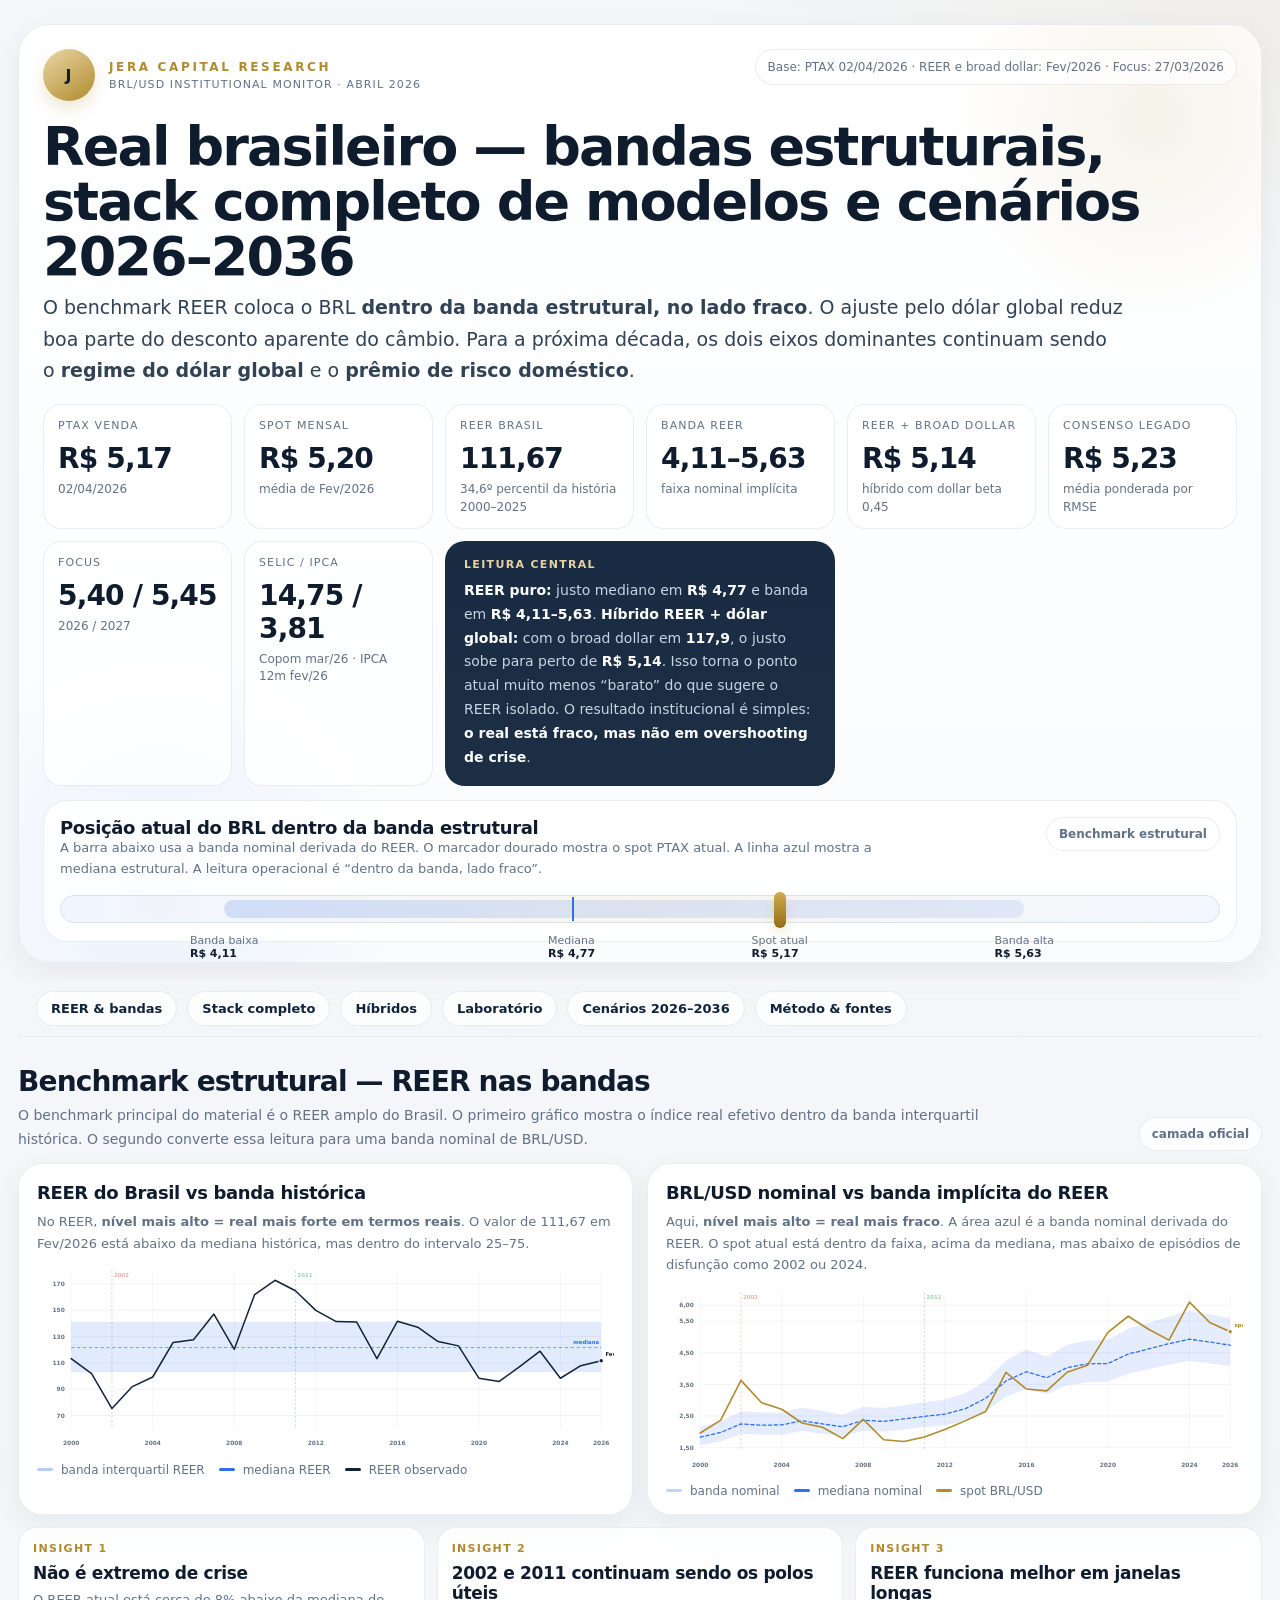
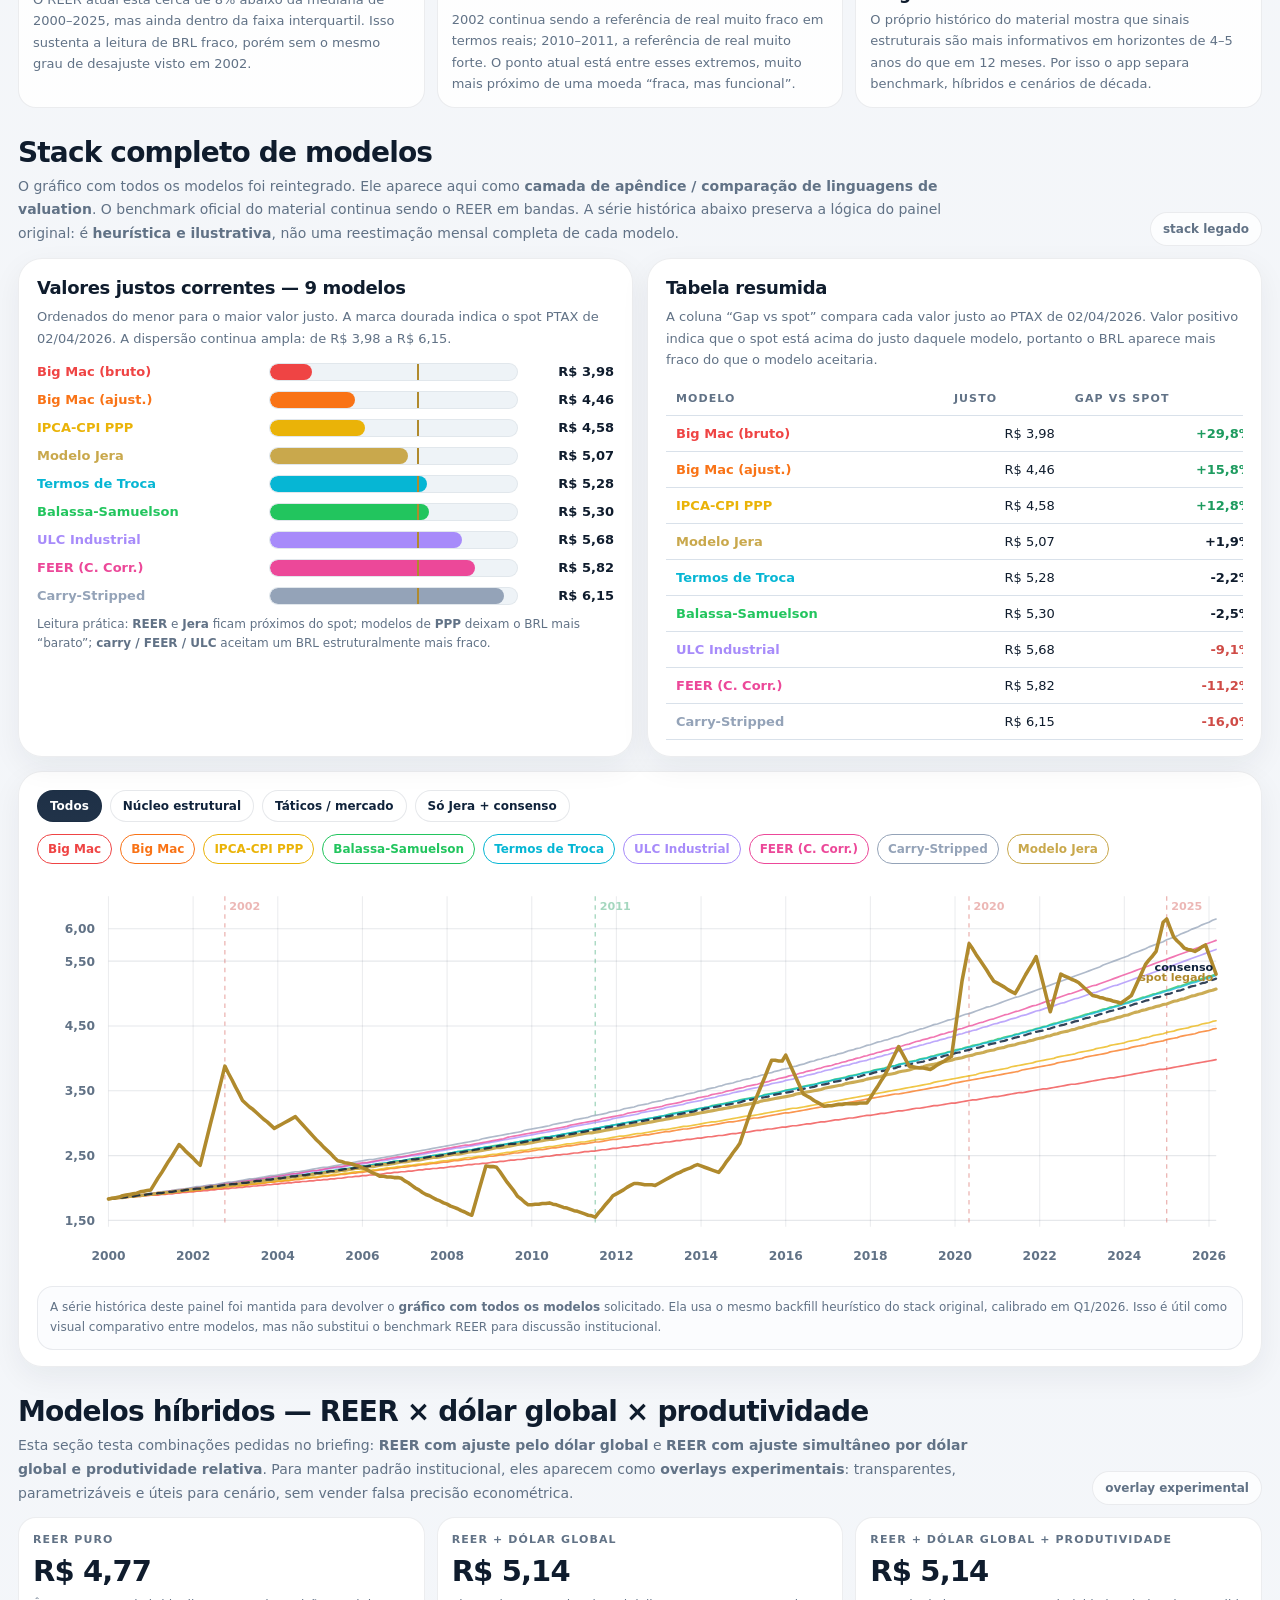
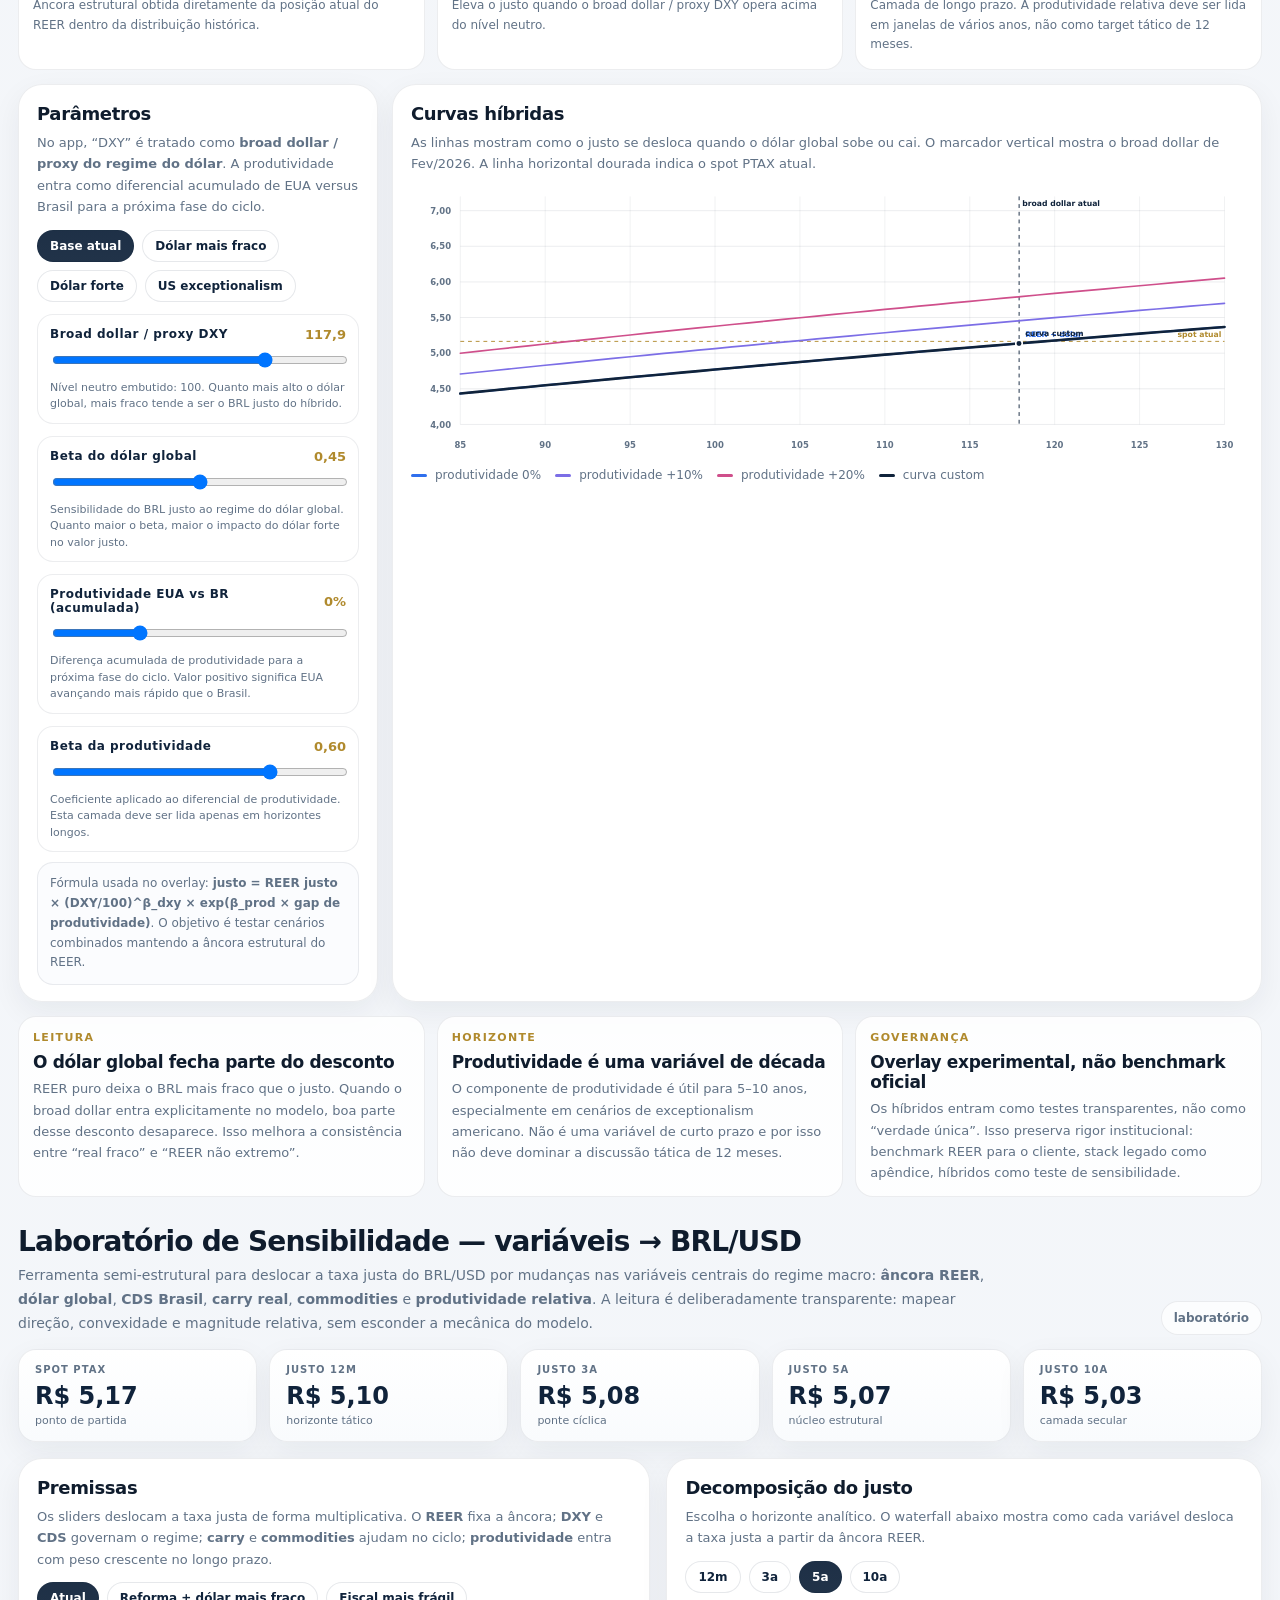
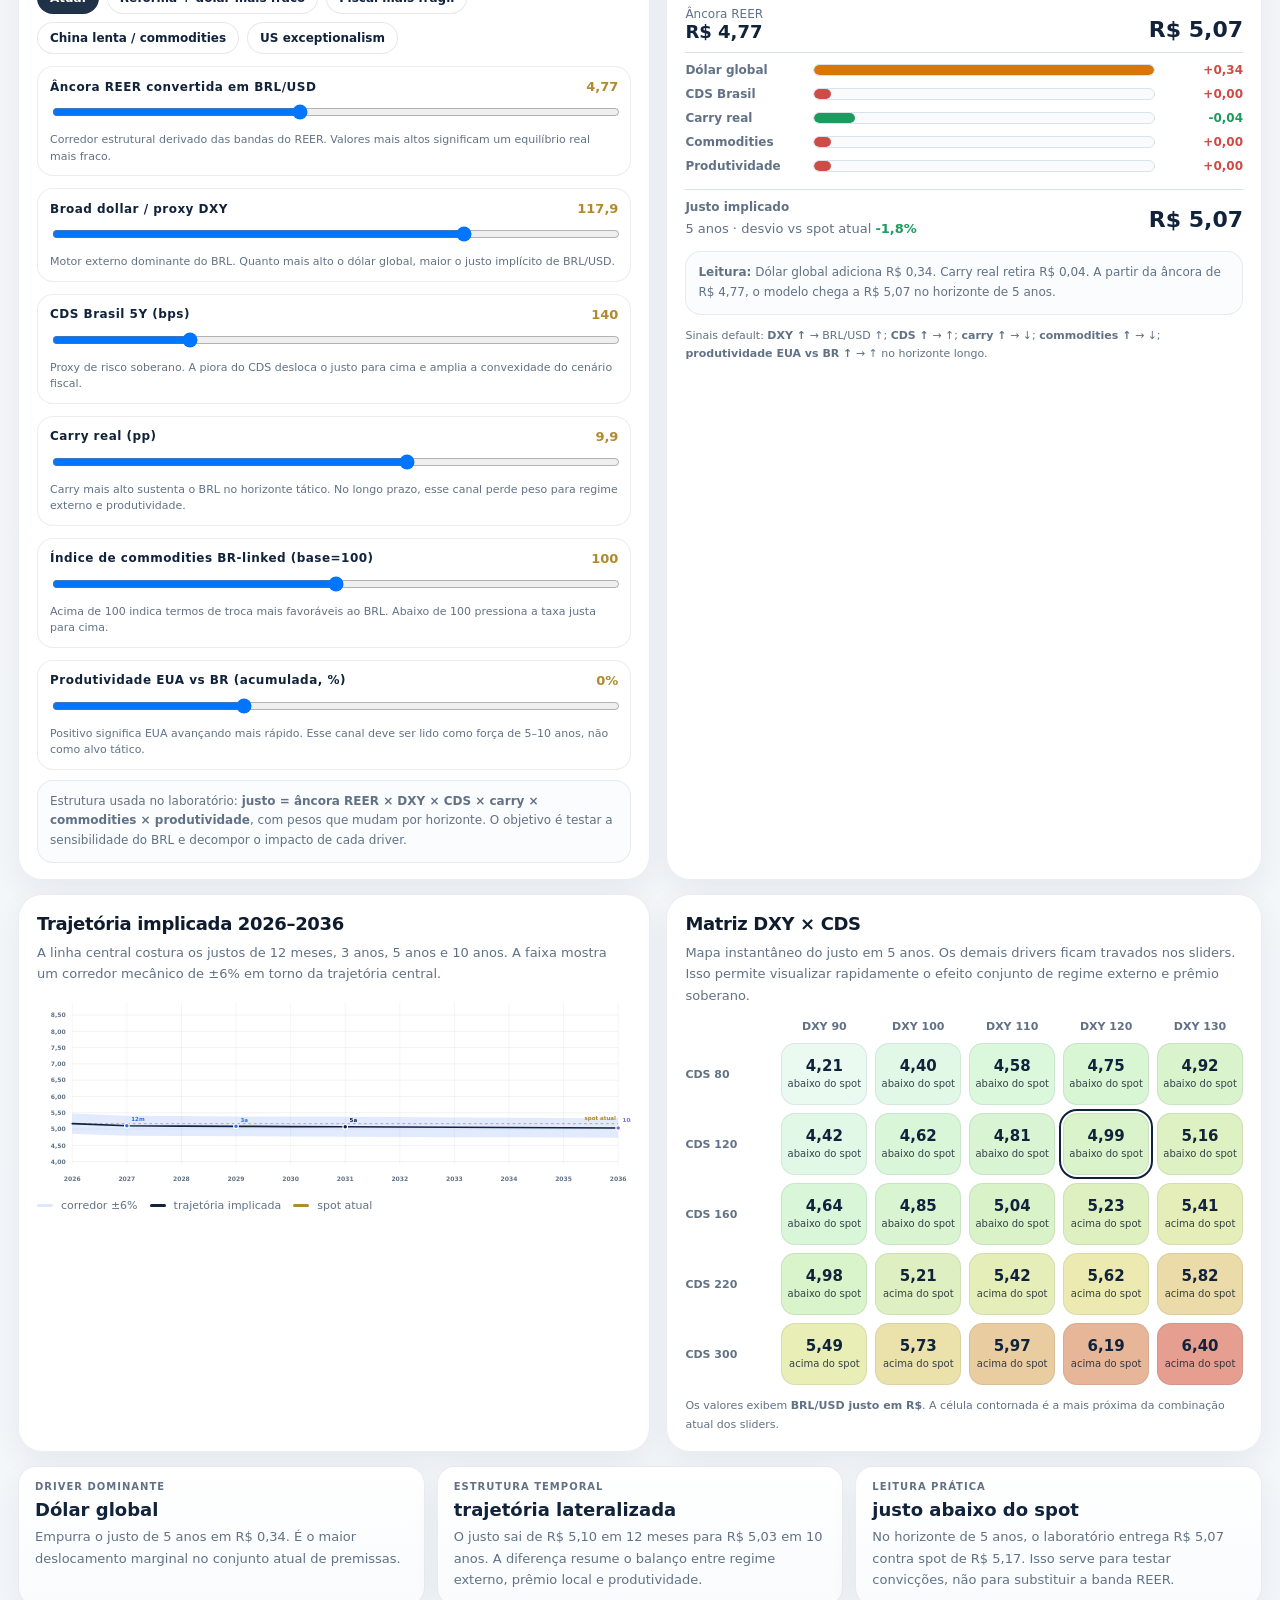
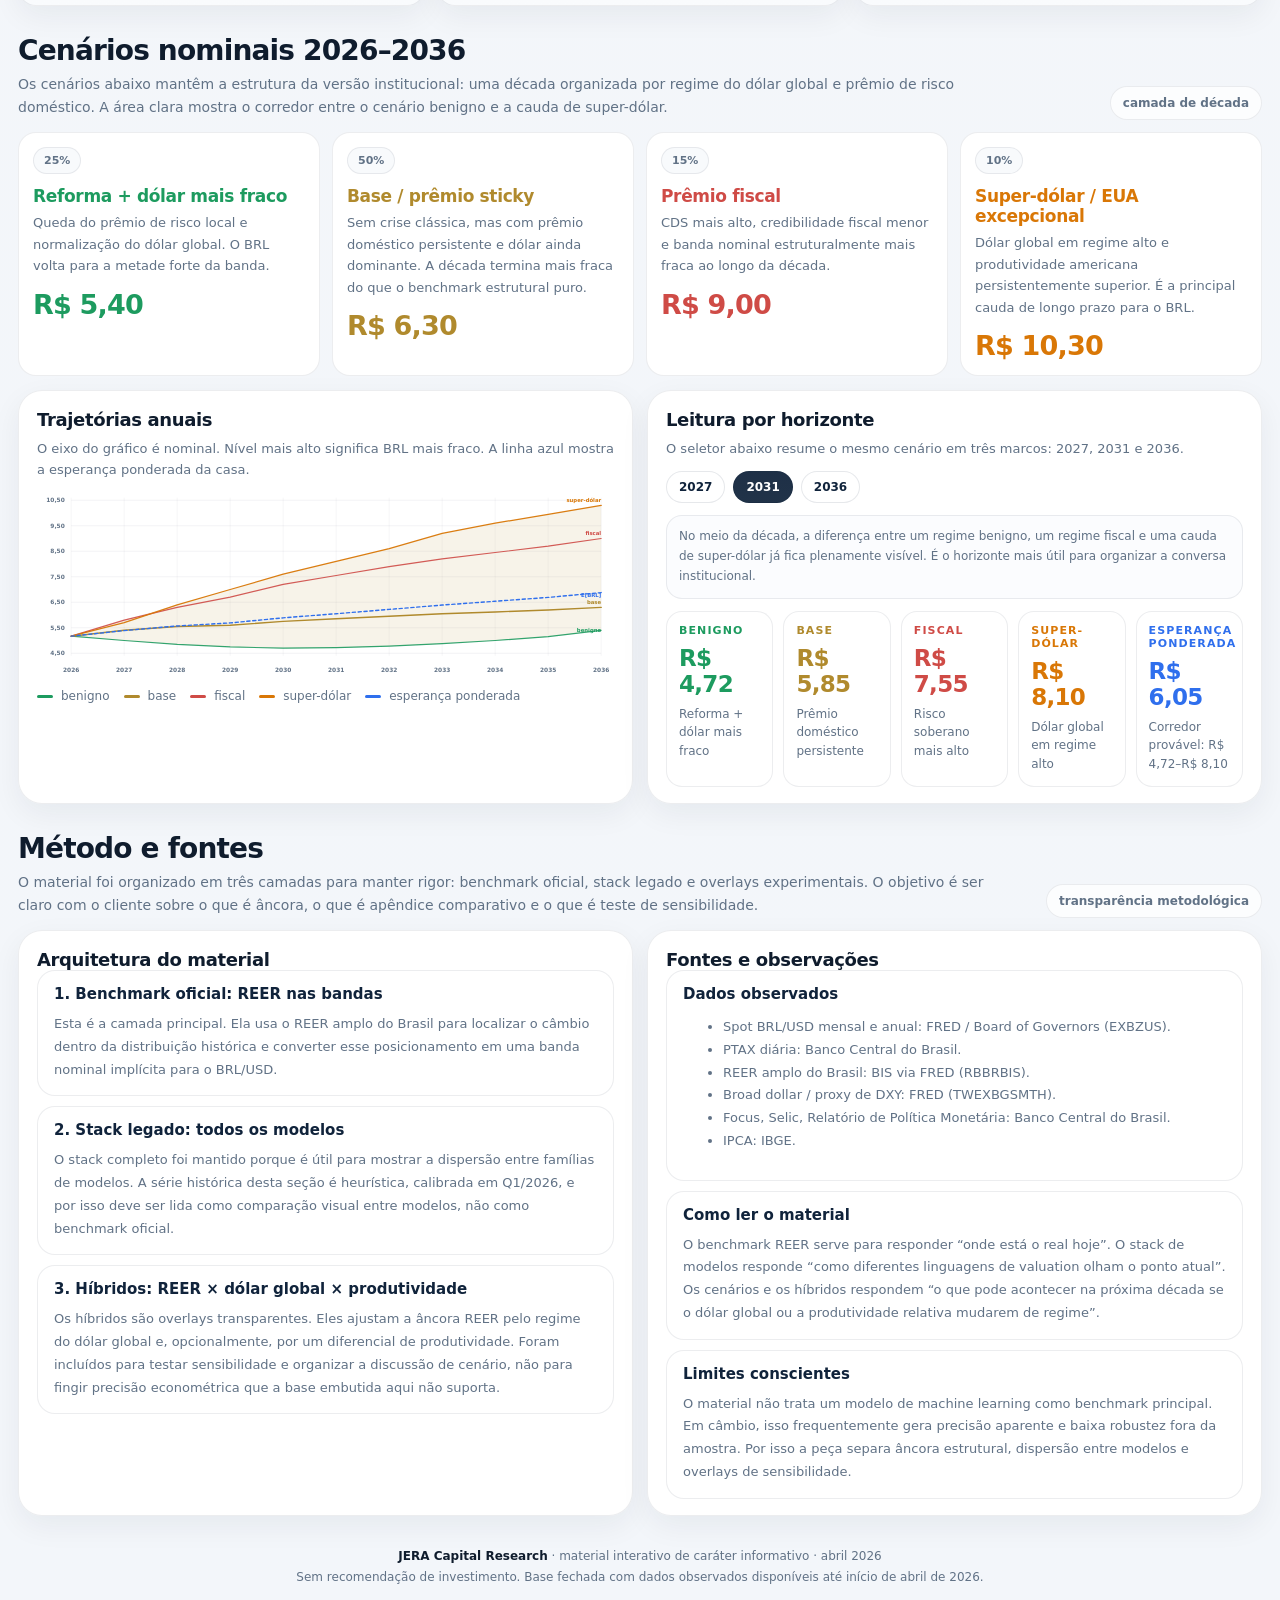
<file: apps/reference-ui/lab/JERA_BRL_USD_Institutional_Lab.html>
<!doctype html>
<html lang="pt-BR">
<head>
  <meta charset="utf-8" />
  <meta name="viewport" content="width=device-width, initial-scale=1" />
  <title>JERA — BRL/USD Institutional Monitor</title>
  <meta name="description" content="Monitor institucional do BRL/USD com bandas de REER, stack completo de modelos, híbridos com dólar global e produtividade, e cenários 2026–2036." />
  <style>
    :root{
      --bg:#f4f6f9;
      --surface:#ffffff;
      --surface2:#f9fbfd;
      --ink:#0f1c2d;
      --muted:#617286;
      --line:#d9e1ea;
      --line2:#c7d2df;
      --navy:#10233b;
      --navy2:#18314f;
      --gold:#b08a2d;
      --gold2:#e7d3a1;
      --blue:#2f6fed;
      --cyan:#1495aa;
      --green:#1d9b5f;
      --red:#cf4b46;
      --orange:#d97706;
      --violet:#7c6ee6;
      --pink:#cf4f8b;
      --silver:#8494a8;
      --shadow:0 10px 30px rgba(16,35,59,.06);
      --radius:22px;
      --maxw:1400px;
    }
    *{box-sizing:border-box}
    html{scroll-behavior:smooth}
    body{
      margin:0;
      background:
        radial-gradient(900px 420px at 0% -5%, rgba(47,111,237,.06), transparent 60%),
        radial-gradient(980px 520px at 100% 0%, rgba(176,138,45,.08), transparent 60%),
        linear-gradient(180deg, #f4f6f9 0%, #f3f6fa 100%);
      color:var(--ink);
      font-family: Inter, ui-sans-serif, system-ui, -apple-system, Segoe UI, Roboto, Arial, sans-serif;
    }
    a{color:inherit;text-decoration:none}
    .shell{max-width:var(--maxw); margin:0 auto; padding:24px 18px 56px}
    .hero{
      background:linear-gradient(180deg, rgba(255,255,255,.98), rgba(249,251,253,.98));
      border:1px solid rgba(16,35,59,.08);
      border-radius:32px;
      box-shadow:var(--shadow);
      padding:24px 24px 20px;
      overflow:hidden;
      position:relative;
    }
    .hero:before{
      content:"";
      position:absolute;
      right:-100px; top:-120px;
      width:420px; height:420px;
      background:radial-gradient(circle, rgba(176,138,45,.10), transparent 68%);
      pointer-events:none;
    }
    .hero:after{
      content:"";
      position:absolute;
      left:-120px; bottom:-180px;
      width:520px; height:520px;
      background:radial-gradient(circle, rgba(47,111,237,.07), transparent 66%);
      pointer-events:none;
    }
    .hero > *{position:relative; z-index:1}
    .brand-row{
      display:flex; justify-content:space-between; align-items:flex-start; gap:16px; flex-wrap:wrap;
    }
    .brand{
      display:flex; gap:14px; align-items:center;
    }
    .mark{
      width:52px; height:52px; border-radius:50%;
      display:grid; place-items:center;
      background:linear-gradient(145deg, #ead7a6, #b08a2d);
      color:#0f1c2d; font-weight:900; letter-spacing:.06em;
      box-shadow:0 8px 16px rgba(176,138,45,.20);
      flex:0 0 auto;
    }
    .kicker{font-size:12px; text-transform:uppercase; letter-spacing:.22em; color:var(--gold); font-weight:800}
    .subk{font-size:11px; color:var(--muted); letter-spacing:.10em; text-transform:uppercase; margin-top:4px}
    .asof{
      padding:10px 12px; border-radius:999px;
      border:1px solid rgba(16,35,59,.08); background:rgba(255,255,255,.72);
      color:var(--muted); font-size:12px; white-space:nowrap;
    }
    h1{
      margin:18px 0 8px;
      max-width:1100px;
      font-size:clamp(32px, 5vw, 54px);
      line-height:1.02; letter-spacing:-.035em;
    }
    .lede{
      max-width:1080px;
      margin:0;
      color:#314254;
      font-size:clamp(16px, 2.1vw, 19px);
      line-height:1.65;
    }
    .hero-grid{
      display:grid; grid-template-columns:repeat(12,1fr); gap:12px;
      margin-top:18px;
    }
    .kpi{
      grid-column:span 2;
      border:1px solid rgba(16,35,59,.08);
      border-radius:18px;
      background:rgba(255,255,255,.76);
      padding:14px 14px 12px;
      min-height:96px;
    }
    .kpi .label{
      color:var(--muted); font-size:11px; text-transform:uppercase; letter-spacing:.10em;
    }
    .kpi .value{
      margin-top:10px; font-size:28px; font-weight:800; letter-spacing:-.03em;
    }
    .kpi .sub{
      margin-top:6px; color:var(--muted); font-size:12px; line-height:1.45;
    }
    .hero-note{
      grid-column:span 4;
      border:1px solid rgba(16,35,59,.08);
      border-radius:20px;
      background:linear-gradient(180deg, rgba(16,35,59,.96), rgba(19,38,61,.96));
      color:#ecf2f8;
      padding:16px 18px;
    }
    .hero-note .eyebrow{
      color:var(--gold2); font-size:11px; font-weight:800; letter-spacing:.12em; text-transform:uppercase;
      margin-bottom:8px;
    }
    .hero-note p{
      margin:0; color:#c6d5e4; line-height:1.7; font-size:14px;
    }
    .hero-note p strong{ color:#fff; font-weight:700; }
    .gauge-card{
      margin-top:14px;
      border:1px solid rgba(16,35,59,.08);
      border-radius:24px;
      background:rgba(255,255,255,.86);
      padding:16px 16px 18px;
    }
    .gauge-head{
      display:flex; justify-content:space-between; align-items:flex-start; gap:12px; flex-wrap:wrap;
      margin-bottom:10px;
    }
    .gauge-title{
      font-size:18px; font-weight:800; letter-spacing:-.02em;
    }
    .gauge-sub{
      color:var(--muted); font-size:13px; line-height:1.55; max-width:840px;
    }
    .gauge{
      position:relative; height:28px; border-radius:999px;
      background:linear-gradient(90deg, rgba(47,111,237,.06), rgba(176,138,45,.08), rgba(47,111,237,.06));
      border:1px solid var(--line);
      overflow:visible;
      margin-top:16px;
    }
    .gauge-band{
      position:absolute; top:4px; bottom:4px;
      background:linear-gradient(90deg, rgba(47,111,237,.18), rgba(47,111,237,.11));
      border-radius:999px;
    }
    .gauge-median{
      position:absolute; top:1px; bottom:1px; width:2px; background:var(--blue);
    }
    .gauge-spot{
      position:absolute; top:-4px; width:12px; height:36px; margin-left:-6px;
      border-radius:999px; background:linear-gradient(180deg, #d0aa4a, #946c18); box-shadow:0 6px 12px rgba(176,138,45,.20);
    }
    .gauge-label{
      position:absolute; top:38px; transform:translateX(-50%); font-size:11px; color:var(--muted); white-space:nowrap;
    }
    .gauge-label strong{ color:var(--ink); }
    .section-nav{
      position:sticky; top:0; z-index:20;
      backdrop-filter:saturate(160%) blur(10px);
      background:rgba(244,246,249,.86);
      border-bottom:1px solid rgba(16,35,59,.06);
      margin:18px 0 20px;
    }
    .nav-inner{
      max-width:var(--maxw); margin:0 auto; padding:10px 18px;
      display:flex; gap:10px; overflow:auto;
    }
    .nav-chip{
      padding:9px 14px; border-radius:999px; border:1px solid rgba(16,35,59,.08);
      background:rgba(255,255,255,.72); color:var(--navy);
      font-size:13px; font-weight:700; white-space:nowrap;
    }
    main section{ margin-top:28px; scroll-margin-top:84px; }
    .section-head{
      display:flex; justify-content:space-between; align-items:flex-end; gap:14px; flex-wrap:wrap;
      margin-bottom:12px;
    }
    .section-head h2{
      margin:0; font-size:28px; letter-spacing:-.03em;
    }
    .section-head p{
      margin:6px 0 0; color:var(--muted); font-size:14px; line-height:1.7; max-width:980px;
    }
    .tag{
      padding:9px 12px; border-radius:999px;
      border:1px solid rgba(16,35,59,.08); background:rgba(255,255,255,.75);
      color:var(--muted); font-size:12px; font-weight:700;
    }
    .grid-2{display:grid; grid-template-columns:repeat(2, minmax(0,1fr)); gap:14px}
    .grid-3{display:grid; grid-template-columns:repeat(3, minmax(0,1fr)); gap:14px}
    .panel{
      background:rgba(255,255,255,.96);
      border:1px solid rgba(16,35,59,.08);
      border-radius:24px;
      box-shadow:var(--shadow);
      padding:18px 18px 16px;
    }
    .panel h3{
      margin:0; font-size:18px; letter-spacing:-.02em;
    }
    .panel .copy{
      margin:8px 0 0; color:var(--muted); font-size:13px; line-height:1.65;
    }
    .legend{
      display:flex; gap:14px; flex-wrap:wrap; margin-top:10px;
    }
    .legend-item{
      display:flex; align-items:center; gap:8px; font-size:12px; color:var(--muted);
    }
    .swatch{
      width:16px; height:3px; border-radius:999px; display:inline-block; background:#000;
    }
    .insight-grid{
      display:grid; grid-template-columns:repeat(3, minmax(0,1fr)); gap:12px; margin-top:12px;
    }
    .insight{
      border:1px solid rgba(16,35,59,.08);
      border-radius:18px; background:rgba(255,255,255,.84);
      padding:14px 14px 12px;
    }
    .insight .cap{
      font-size:11px; color:var(--gold); text-transform:uppercase; letter-spacing:.12em; font-weight:800;
    }
    .insight h4{
      margin:8px 0 6px; font-size:17px; letter-spacing:-.02em;
    }
    .insight p{
      margin:0; color:var(--muted); font-size:13px; line-height:1.65;
    }
    .model-bars{ margin-top:14px; display:grid; gap:10px; }
    .model-row{
      display:grid; grid-template-columns:220px 1fr 84px; gap:12px; align-items:center;
    }
    .model-name{
      font-size:13px; font-weight:700; color:var(--navy2); line-height:1.35;
    }
    .track{
      position:relative; height:18px; border-radius:999px; background:#eef3f7;
      border:1px solid rgba(16,35,59,.06); overflow:hidden;
    }
    .fill{
      position:absolute; left:0; top:0; bottom:0; border-radius:999px;
    }
    .spot-marker{
      position:absolute; top:-3px; bottom:-3px; width:2px; background:var(--gold);
    }
    .model-val{
      font-variant-numeric:tabular-nums; text-align:right; font-size:13px; font-weight:800; color:var(--ink);
    }
    .model-note{
      margin-top:10px; font-size:12px; color:var(--muted); line-height:1.6;
    }
    .toolbar{
      display:flex; justify-content:space-between; gap:12px; align-items:flex-start; flex-wrap:wrap;
      margin-bottom:10px;
    }
    .preset-row,.chip-row,.hz-row,.hybrid-presets{
      display:flex; gap:8px; flex-wrap:wrap;
    }
    button{
      appearance:none; border:none; background:none; color:inherit; font:inherit;
    }
    .btn{
      padding:8px 12px; border-radius:999px;
      border:1px solid rgba(16,35,59,.10);
      background:rgba(255,255,255,.74); color:var(--navy);
      font-size:12px; font-weight:700; cursor:pointer;
      transition:.15s ease;
    }
    .btn:hover{ transform:translateY(-1px) }
    .btn.active{
      background:linear-gradient(180deg, rgba(16,35,59,.94), rgba(19,38,61,.94));
      color:#fff; border-color:rgba(16,35,59,.20);
    }
    .chip{
      padding:7px 10px; border-radius:999px; font-size:12px; font-weight:700;
      border:1px solid rgba(16,35,59,.10); background:#fff; color:var(--muted); cursor:pointer;
    }
    .chip.active{ color:var(--ink); border-color:currentColor; background:rgba(255,255,255,.94) }
    .chart-wrap{ margin-top:6px; }
    svg.chart{ width:100%; height:auto; display:block }
    .table-wrap{overflow:auto; margin-top:12px}
    table{ width:100%; border-collapse:collapse; min-width:720px; }
    th,td{
      padding:10px 10px; border-bottom:1px solid var(--line);
      font-size:13px; text-align:left; vertical-align:middle;
    }
    th{
      font-size:11px; color:var(--muted); text-transform:uppercase; letter-spacing:.10em; font-weight:800;
    }
    td.num{ text-align:right; font-variant-numeric:tabular-nums; }
    .gap-weak{ color:var(--green); font-weight:800; }
    .gap-strong{ color:var(--red); font-weight:800; }
    .gap-flat{ color:var(--ink); font-weight:800; }
    .mini-note{
      margin-top:10px; padding:11px 12px; border-radius:16px;
      background:#fbfcfe; border:1px solid rgba(16,35,59,.08);
      color:var(--muted); font-size:12px; line-height:1.65;
    }
    .hybrid-kpis{
      display:grid; grid-template-columns:repeat(3, minmax(0,1fr)); gap:12px;
      margin-top:10px;
    }
    .hyb-card{
      padding:15px 14px; border-radius:18px;
      border:1px solid rgba(16,35,59,.08); background:#fff;
    }
    .hyb-card .cap{
      font-size:11px; font-weight:800; color:var(--muted); text-transform:uppercase; letter-spacing:.10em;
    }
    .hyb-card .val{
      margin-top:8px; font-size:29px; font-weight:800; letter-spacing:-.03em;
    }
    .hyb-card .sub{
      margin-top:8px; font-size:12px; color:var(--muted); line-height:1.6;
    }
    .hybrid-grid{
      display:grid; grid-template-columns:360px 1fr; gap:14px; margin-top:14px;
    }
    .control-grid{
      display:grid; gap:12px;
    }
    .control{
      border:1px solid rgba(16,35,59,.08); border-radius:16px; background:#fff; padding:12px 12px 10px;
    }
    .control .top{
      display:flex; justify-content:space-between; align-items:center; gap:8px; margin-bottom:8px;
    }
    .control label{
      font-size:12px; font-weight:800; color:var(--navy); letter-spacing:.04em;
    }
    .control .value{
      font-size:13px; font-weight:800; color:var(--gold);
    }
    input[type=range]{ width:100% }
    .range-note{
      margin-top:8px; color:var(--muted); font-size:11px; line-height:1.5;
    }
    .scenario-grid{
      display:grid; grid-template-columns:repeat(4, minmax(0,1fr)); gap:12px; margin-top:12px;
    }
    .scenario-card{
      border:1px solid rgba(16,35,59,.08); border-radius:18px; background:#fff; padding:14px;
    }
    .scenario-card .prob{
      display:inline-flex; align-items:center; gap:6px; padding:6px 10px; border-radius:999px;
      font-size:11px; font-weight:800; border:1px solid rgba(16,35,59,.08); background:#f8fafc; color:var(--muted);
    }
    .scenario-card h4{ margin:12px 0 6px; font-size:17px; letter-spacing:-.02em; }
    .scenario-card p{ margin:0; color:var(--muted); font-size:13px; line-height:1.65; }
    .scenario-card .path{
      margin-top:12px; font-size:27px; font-weight:800; letter-spacing:-.03em;
    }
    .horizon-cards{
      display:grid; grid-template-columns:repeat(5, minmax(0,1fr)); gap:10px; margin-top:12px;
    }
    .hz-card{
      border:1px solid rgba(16,35,59,.08); border-radius:16px; background:#fff; padding:12px;
    }
    .hz-card .cap{
      font-size:11px; color:var(--muted); text-transform:uppercase; letter-spacing:.10em; font-weight:800;
    }
    .hz-card .val{
      margin-top:8px; font-size:23px; font-weight:800; letter-spacing:-.03em;
    }
    .hz-card .copy{
      margin-top:8px; font-size:12px; color:var(--muted); line-height:1.55;
    }
    details.note-box{
      border:1px solid rgba(16,35,59,.08); border-radius:18px; background:#fff; padding:14px 16px;
    }
    details.note-box + details.note-box{ margin-top:10px; }
    details.note-box summary{
      cursor:pointer; list-style:none; font-weight:800; color:var(--navy); font-size:15px;
    }
    details.note-box summary::-webkit-details-marker{ display:none; }
    details.note-box .body{
      margin-top:10px; color:var(--muted); font-size:13px; line-height:1.75;
    }
    .footer{
      margin-top:30px; color:var(--muted); font-size:12px; line-height:1.8;
      text-align:center;
    }
    .footer strong{ color:var(--ink) }
    @media (max-width:1200px){
      .hero-grid .kpi{grid-column:span 3}
      .hero-note{grid-column:span 6}
      .hybrid-grid{grid-template-columns:1fr}
      .scenario-grid{grid-template-columns:repeat(2, minmax(0,1fr))}
      .horizon-cards{grid-template-columns:repeat(2, minmax(0,1fr))}
      .insight-grid{grid-template-columns:1fr}
      .grid-3{grid-template-columns:1fr}
      .grid-2{grid-template-columns:1fr}
    }
    @media (max-width:780px){
      .shell{padding:16px 12px 44px}
      .hero{padding:18px 16px 16px}
      .hero-grid{grid-template-columns:repeat(2,1fr)}
      .hero-grid .kpi{grid-column:span 1}
      .hero-note{grid-column:span 2}
      .model-row{grid-template-columns:1fr; gap:8px}
      .scenario-grid{grid-template-columns:1fr}
      .horizon-cards{grid-template-columns:1fr}
      .hybrid-kpis{grid-template-columns:1fr}
      .nav-inner{padding:10px 12px}
      .gauge-label{font-size:10px}
    }
  
    .lab-topline{display:grid;grid-template-columns:repeat(5,minmax(0,1fr));gap:12px;margin:14px 0 16px}
    .lab-mini{background:linear-gradient(180deg,#fff,#f9fbfd);border:1px solid rgba(16,35,59,.08);border-radius:18px;padding:14px 16px;box-shadow:var(--shadow)}
    .lab-mini span{display:block;font-size:10px;letter-spacing:.10em;text-transform:uppercase;color:var(--muted);font-weight:700}
    .lab-mini strong{display:block;margin-top:8px;font-size:24px;line-height:1.1;color:var(--navy)}
    .lab-mini .sub{margin-top:4px;font-size:11px;color:var(--muted)}
    .lab-grid{display:grid;grid-template-columns:1.03fr .97fr;gap:16px}
    .waterfall{display:grid;gap:10px;margin-top:14px}
    .wf-head{display:flex;justify-content:space-between;gap:12px;align-items:flex-end;padding-bottom:10px;border-bottom:1px solid var(--line)}
    .wf-head .left{font-size:12px;color:var(--muted)}
    .wf-head .right{font-size:22px;font-weight:800;color:var(--navy)}
    .wf-row{display:grid;grid-template-columns:116px 1fr 76px;gap:12px;align-items:center}
    .wf-label{font-size:12px;color:var(--muted);font-weight:700}
    .wf-track{height:12px;background:var(--surface2);border:1px solid var(--line);border-radius:999px;overflow:hidden}
    .wf-bar{display:block;height:100%;border-radius:999px}
    .wf-bar.pos{background:linear-gradient(90deg, rgba(217,119,6,.28), rgba(207,75,70,.85))}
    .wf-bar.neg{background:linear-gradient(90deg, rgba(29,155,95,.85), rgba(20,149,170,.28))}
    .wf-val{font-size:12px;font-weight:800;text-align:right}
    .wf-total{margin-top:6px;padding-top:10px;border-top:1px solid var(--line);display:flex;justify-content:space-between;align-items:center;gap:12px}
    .wf-total .cap{font-size:12px;color:var(--muted);font-weight:700}
    .wf-total .num{font-size:22px;color:var(--navy);font-weight:800}
    .lab-legend{display:flex;gap:12px;flex-wrap:wrap;margin-top:10px}
    .lab-legend .legend-item{font-size:11px}
    .lab-heatmap{margin-top:14px}
    .hm-grid{display:grid;grid-template-columns:88px repeat(5,minmax(0,1fr));gap:8px;align-items:stretch}
    .hm-head{font-size:11px;color:var(--muted);font-weight:800;text-align:center;display:flex;align-items:flex-end;justify-content:center;padding-bottom:2px}
    .hm-rowlab{font-size:11px;color:var(--muted);font-weight:800;display:flex;align-items:center}
    .hm-cell{border-radius:14px;border:1px solid rgba(16,35,59,.08);min-height:62px;padding:6px 4px;display:flex;flex-direction:column;justify-content:center;align-items:center;text-align:center;position:relative}
    .hm-cell strong{font-size:15px;line-height:1;color:var(--navy)}
    .hm-cell span{font-size:10px;color:rgba(15,28,45,.82);margin-top:4px}
    .hm-cell.active{outline:2px solid var(--navy);outline-offset:2px}
    .lab-footnote{margin-top:12px;font-size:11px;color:var(--muted);line-height:1.7}
    .driver-grid{display:grid;grid-template-columns:repeat(3,minmax(0,1fr));gap:12px;margin-top:14px}
    .driver-card{background:linear-gradient(180deg,#fff,#f9fbfd);border:1px solid rgba(16,35,59,.08);border-radius:18px;padding:14px 16px;box-shadow:var(--shadow)}
    .driver-card .cap{font-size:10px;letter-spacing:.10em;text-transform:uppercase;color:var(--muted);font-weight:700}
    .driver-card h4{margin:8px 0 6px;font-size:18px;line-height:1.15;color:var(--navy)}
    .driver-card p{margin:0;font-size:13px;color:var(--muted);line-height:1.65}
    @media (max-width:1180px){
      .lab-topline{grid-template-columns:repeat(3,minmax(0,1fr))}
      .driver-grid{grid-template-columns:1fr}
    }
    @media (max-width:900px){
      .lab-grid{grid-template-columns:1fr}
      .lab-topline{grid-template-columns:1fr 1fr}
    }
    @media (max-width:700px){
      .lab-topline{grid-template-columns:1fr}
      .wf-row{grid-template-columns:92px 1fr 64px;gap:8px}
      .wf-head .right,.wf-total .num,.lab-mini strong{font-size:20px}
      .hm-grid{grid-template-columns:68px repeat(5,minmax(0,1fr));gap:6px}
      .hm-cell{min-height:58px}
      .hm-cell strong{font-size:13px}
      .hm-cell span{font-size:9px}
    }

  </style>
</head>
<body>
  <div class="shell">
    <header class="hero">
      <div class="brand-row">
        <div class="brand">
          <div class="mark">J</div>
          <div>
            <div class="kicker">JERA Capital Research</div>
            <div class="subk">BRL/USD institutional monitor · abril 2026</div>
          </div>
        </div>
        <div class="asof">Base: PTAX 02/04/2026 · REER e broad dollar: Fev/2026 · Focus: 27/03/2026</div>
      </div>
      <h1>Real brasileiro — bandas estruturais, stack completo de modelos e cenários 2026–2036</h1>
      <p class="lede">O benchmark REER coloca o BRL <strong>dentro da banda estrutural, no lado fraco</strong>. O ajuste pelo dólar global reduz boa parte do desconto aparente do câmbio. Para a próxima década, os dois eixos dominantes continuam sendo o <strong>regime do dólar global</strong> e o <strong>prêmio de risco doméstico</strong>.</p>

      <div class="hero-grid">
        <div class="kpi">
          <div class="label">PTAX venda</div>
          <div class="value">R$ 5,17</div>
          <div class="sub">02/04/2026</div>
        </div>
        <div class="kpi">
          <div class="label">Spot mensal</div>
          <div class="value">R$ 5,20</div>
          <div class="sub">média de Fev/2026</div>
        </div>
        <div class="kpi">
          <div class="label">REER Brasil</div>
          <div class="value">111,67</div>
          <div class="sub">34,6º percentil da história 2000–2025</div>
        </div>
        <div class="kpi">
          <div class="label">Banda REER</div>
          <div class="value">4,11–5,63</div>
          <div class="sub">faixa nominal implícita</div>
        </div>
        <div class="kpi">
          <div class="label">REER + broad dollar</div>
          <div class="value">R$ 5,14</div>
          <div class="sub">híbrido com dollar beta 0,45</div>
        </div>
        <div class="kpi">
          <div class="label">Consenso legado</div>
          <div class="value">R$ 5,23</div>
          <div class="sub">média ponderada por RMSE</div>
        </div>
        <div class="kpi">
          <div class="label">Focus</div>
          <div class="value">5,40 / 5,45</div>
          <div class="sub">2026 / 2027</div>
        </div>
        <div class="kpi">
          <div class="label">Selic / IPCA</div>
          <div class="value">14,75 / 3,81</div>
          <div class="sub">Copom mar/26 · IPCA 12m fev/26</div>
        </div>
        <div class="hero-note">
          <div class="eyebrow">Leitura central</div>
          <p><strong>REER puro:</strong> justo mediano em <strong>R$ 4,77</strong> e banda em <strong>R$ 4,11–5,63</strong>. <strong>Híbrido REER + dólar global:</strong> com o broad dollar em <strong>117,9</strong>, o justo sobe para perto de <strong>R$ 5,14</strong>. Isso torna o ponto atual muito menos “barato” do que sugere o REER isolado. O resultado institucional é simples: <strong>o real está fraco, mas não em overshooting de crise</strong>.</p>
        </div>
      </div>

      <div class="gauge-card">
        <div class="gauge-head">
          <div>
            <div class="gauge-title">Posição atual do BRL dentro da banda estrutural</div>
            <div class="gauge-sub">A barra abaixo usa a banda nominal derivada do REER. O marcador dourado mostra o spot PTAX atual. A linha azul mostra a mediana estrutural. A leitura operacional é “dentro da banda, lado fraco”.</div>
          </div>
          <div class="tag">Benchmark estrutural</div>
        </div>
        <div class="gauge" id="valuation-gauge">
          <div class="gauge-band" id="gauge-band"></div>
          <div class="gauge-median" id="gauge-median"></div>
          <div class="gauge-spot" id="gauge-spot"></div>
          <div class="gauge-label" id="gauge-low">Banda baixa<br><strong>R$ 4,11</strong></div>
          <div class="gauge-label" id="gauge-med">Mediana<br><strong>R$ 4,77</strong></div>
          <div class="gauge-label" id="gauge-high">Banda alta<br><strong>R$ 5,63</strong></div>
          <div class="gauge-label" id="gauge-current">Spot atual<br><strong>R$ 5,17</strong></div>
        </div>
      </div>
    </header>

    <nav class="section-nav" aria-label="Seções">
      <div class="nav-inner">
        <a class="nav-chip" href="#reer">REER & bandas</a>
        <a class="nav-chip" href="#models">Stack completo</a>
        <a class="nav-chip" href="#hybrids">Híbridos</a>
        <a class="nav-chip" href="#lab">Laboratório</a>
        <a class="nav-chip" href="#scenarios">Cenários 2026–2036</a>
        <a class="nav-chip" href="#method">Método & fontes</a>
      </div>
    </nav>

    <main>
      <section id="reer">
        <div class="section-head">
          <div>
            <h2>Benchmark estrutural — REER nas bandas</h2>
            <p>O benchmark principal do material é o REER amplo do Brasil. O primeiro gráfico mostra o índice real efetivo dentro da banda interquartil histórica. O segundo converte essa leitura para uma banda nominal de BRL/USD.</p>
          </div>
          <div class="tag">camada oficial</div>
        </div>

        <div class="grid-2">
          <article class="panel">
            <h3>REER do Brasil vs banda histórica</h3>
            <p class="copy">No REER, <strong>nível mais alto = real mais forte em termos reais</strong>. O valor de 111,67 em Fev/2026 está abaixo da mediana histórica, mas dentro do intervalo 25–75.</p>
            <div class="chart-wrap" id="reer-band-chart"></div>
            <div class="legend">
              <div class="legend-item"><span class="swatch" style="background:rgba(47,111,237,.35)"></span>banda interquartil REER</div>
              <div class="legend-item"><span class="swatch" style="background:var(--blue)"></span>mediana REER</div>
              <div class="legend-item"><span class="swatch" style="background:var(--navy)"></span>REER observado</div>
            </div>
          </article>

          <article class="panel">
            <h3>BRL/USD nominal vs banda implícita do REER</h3>
            <p class="copy">Aqui, <strong>nível mais alto = real mais fraco</strong>. A área azul é a banda nominal derivada do REER. O spot atual está dentro da faixa, acima da mediana, mas abaixo de episódios de disfunção como 2002 ou 2024.</p>
            <div class="chart-wrap" id="nominal-band-chart"></div>
            <div class="legend">
              <div class="legend-item"><span class="swatch" style="background:rgba(47,111,237,.30)"></span>banda nominal</div>
              <div class="legend-item"><span class="swatch" style="background:var(--blue)"></span>mediana nominal</div>
              <div class="legend-item"><span class="swatch" style="background:var(--gold)"></span>spot BRL/USD</div>
            </div>
          </article>
        </div>

        <div class="insight-grid">
          <div class="insight">
            <div class="cap">Insight 1</div>
            <h4>Não é extremo de crise</h4>
            <p>O REER atual está cerca de 8% abaixo da mediana de 2000–2025, mas ainda dentro da faixa interquartil. Isso sustenta a leitura de BRL fraco, porém sem o mesmo grau de desajuste visto em 2002.</p>
          </div>
          <div class="insight">
            <div class="cap">Insight 2</div>
            <h4>2002 e 2011 continuam sendo os polos úteis</h4>
            <p>2002 continua sendo a referência de real muito fraco em termos reais; 2010–2011, a referência de real muito forte. O ponto atual está entre esses extremos, muito mais próximo de uma moeda “fraca, mas funcional”.</p>
          </div>
          <div class="insight">
            <div class="cap">Insight 3</div>
            <h4>REER funciona melhor em janelas longas</h4>
            <p>O próprio histórico do material mostra que sinais estruturais são mais informativos em horizontes de 4–5 anos do que em 12 meses. Por isso o app separa benchmark, híbridos e cenários de década.</p>
          </div>
        </div>
      </section>

      <section id="models">
        <div class="section-head">
          <div>
            <h2>Stack completo de modelos</h2>
            <p>O gráfico com todos os modelos foi reintegrado. Ele aparece aqui como <strong>camada de apêndice / comparação de linguagens de valuation</strong>. O benchmark oficial do material continua sendo o REER em bandas. A série histórica abaixo preserva a lógica do painel original: é <strong>heurística e ilustrativa</strong>, não uma reestimação mensal completa de cada modelo.</p>
          </div>
          <div class="tag">stack legado</div>
        </div>

        <div class="grid-2">
          <article class="panel">
            <h3>Valores justos correntes — 9 modelos</h3>
            <p class="copy">Ordenados do menor para o maior valor justo. A marca dourada indica o spot PTAX de 02/04/2026. A dispersão continua ampla: de R$ 3,98 a R$ 6,15.</p>
            <div class="model-bars" id="model-bars"></div>
            <div class="model-note">Leitura prática: <strong>REER</strong> e <strong>Jera</strong> ficam próximos do spot; modelos de <strong>PPP</strong> deixam o BRL mais “barato”; <strong>carry / FEER / ULC</strong> aceitam um BRL estruturalmente mais fraco.</div>
          </article>

          <article class="panel">
            <h3>Tabela resumida</h3>
            <p class="copy">A coluna “Gap vs spot” compara cada valor justo ao PTAX de 02/04/2026. Valor positivo indica que o spot está acima do justo daquele modelo, portanto o BRL aparece mais fraco do que o modelo aceitaria.</p>
            <div class="table-wrap">
              <table>
                <thead>
                  <tr>
                    <th>Modelo</th>
                    <th class="num">Justo</th>
                    <th class="num">Gap vs spot</th>
                    <th class="num">RMSE</th>
                  </tr>
                </thead>
                <tbody id="model-table-body"></tbody>
              </table>
            </div>
          </article>
        </div>

        <article class="panel" style="margin-top:14px">
          <div class="toolbar">
            <div class="preset-row">
              <button class="btn active" data-model-preset="all">Todos</button>
              <button class="btn" data-model-preset="core">Núcleo estrutural</button>
              <button class="btn" data-model-preset="tactical">Táticos / mercado</button>
              <button class="btn" data-model-preset="jera">Só Jera + consenso</button>
            </div>
            <div class="chip-row" id="model-chip-row"></div>
          </div>
          <div class="chart-wrap" id="all-models-chart"></div>
          <div class="mini-note">A série histórica deste painel foi mantida para devolver o <strong>gráfico com todos os modelos</strong> solicitado. Ela usa o mesmo backfill heurístico do stack original, calibrado em Q1/2026. Isso é útil como visual comparativo entre modelos, mas não substitui o benchmark REER para discussão institucional.</div>
        </article>
      </section>

      <section id="hybrids">
        <div class="section-head">
          <div>
            <h2>Modelos híbridos — REER × dólar global × produtividade</h2>
            <p>Esta seção testa combinações pedidas no briefing: <strong>REER com ajuste pelo dólar global</strong> e <strong>REER com ajuste simultâneo por dólar global e produtividade relativa</strong>. Para manter padrão institucional, eles aparecem como <strong>overlays experimentais</strong>: transparentes, parametrizáveis e úteis para cenário, sem vender falsa precisão econométrica.</p>
          </div>
          <div class="tag">overlay experimental</div>
        </div>

        <div class="hybrid-kpis">
          <div class="hyb-card">
            <div class="cap">REER puro</div>
            <div class="val" id="hyb-reer-val">R$ 4,77</div>
            <div class="sub">Âncora estrutural obtida diretamente da posição atual do REER dentro da distribuição histórica.</div>
          </div>
          <div class="hyb-card">
            <div class="cap">REER + dólar global</div>
            <div class="val" id="hyb-dxy-val">R$ 5,14</div>
            <div class="sub">Eleva o justo quando o broad dollar / proxy DXY opera acima do nível neutro.</div>
          </div>
          <div class="hyb-card">
            <div class="cap">REER + dólar global + produtividade</div>
            <div class="val" id="hyb-prod-val">R$ 5,14</div>
            <div class="sub">Camada de longo prazo. A produtividade relativa deve ser lida em janelas de vários anos, não como target tático de 12 meses.</div>
          </div>
        </div>

        <div class="hybrid-grid">
          <article class="panel">
            <h3>Parâmetros</h3>
            <p class="copy">No app, “DXY” é tratado como <strong>broad dollar / proxy do regime do dólar</strong>. A produtividade entra como diferencial acumulado de EUA versus Brasil para a próxima fase do ciclo.</p>

            <div class="hybrid-presets" style="margin-top:12px">
              <button class="btn active" data-hybrid-preset="current">Base atual</button>
              <button class="btn" data-hybrid-preset="soft">Dólar mais fraco</button>
              <button class="btn" data-hybrid-preset="strong">Dólar forte</button>
              <button class="btn" data-hybrid-preset="ai">US exceptionalism</button>
            </div>

            <div class="control-grid" style="margin-top:12px">
              <div class="control">
                <div class="top"><label for="dxy">Broad dollar / proxy DXY</label><div class="value" id="dxy-out">117,9</div></div>
                <input id="dxy" type="range" min="85" max="130" step="0.1" value="117.906" />
                <div class="range-note">Nível neutro embutido: 100. Quanto mais alto o dólar global, mais fraco tende a ser o BRL justo do híbrido.</div>
              </div>
              <div class="control">
                <div class="top"><label for="beta-dxy">Beta do dólar global</label><div class="value" id="beta-dxy-out">0,45</div></div>
                <input id="beta-dxy" type="range" min="0.20" max="0.70" step="0.01" value="0.45" />
                <div class="range-note">Sensibilidade do BRL justo ao regime do dólar global. Quanto maior o beta, maior o impacto do dólar forte no valor justo.</div>
              </div>
              <div class="control">
                <div class="top"><label for="prod-gap">Produtividade EUA vs BR (acumulada)</label><div class="value" id="prod-gap-out">0%</div></div>
                <input id="prod-gap" type="range" min="-10" max="25" step="1" value="0" />
                <div class="range-note">Diferença acumulada de produtividade para a próxima fase do ciclo. Valor positivo significa EUA avançando mais rápido que o Brasil.</div>
              </div>
              <div class="control">
                <div class="top"><label for="beta-prod">Beta da produtividade</label><div class="value" id="beta-prod-out">0,60</div></div>
                <input id="beta-prod" type="range" min="0.00" max="0.80" step="0.01" value="0.60" />
                <div class="range-note">Coeficiente aplicado ao diferencial de produtividade. Esta camada deve ser lida apenas em horizontes longos.</div>
              </div>
            </div>

            <div class="mini-note">Fórmula usada no overlay: <strong>justo = REER justo × (DXY/100)^β_dxy × exp(β_prod × gap de produtividade)</strong>. O objetivo é testar cenários combinados mantendo a âncora estrutural do REER.</div>
          </article>

          <article class="panel">
            <h3>Curvas híbridas</h3>
            <p class="copy">As linhas mostram como o justo se desloca quando o dólar global sobe ou cai. O marcador vertical mostra o broad dollar de Fev/2026. A linha horizontal dourada indica o spot PTAX atual.</p>
            <div class="chart-wrap" id="hybrid-curve-chart"></div>
            <div class="legend">
              <div class="legend-item"><span class="swatch" style="background:var(--blue)"></span>produtividade 0%</div>
              <div class="legend-item"><span class="swatch" style="background:var(--violet)"></span>produtividade +10%</div>
              <div class="legend-item"><span class="swatch" style="background:var(--pink)"></span>produtividade +20%</div>
              <div class="legend-item"><span class="swatch" style="background:var(--navy)"></span>curva custom</div>
            </div>
          </article>
        </div>

        <div class="insight-grid" style="margin-top:14px">
          <div class="insight">
            <div class="cap">Leitura</div>
            <h4>O dólar global fecha parte do desconto</h4>
            <p>REER puro deixa o BRL mais fraco que o justo. Quando o broad dollar entra explicitamente no modelo, boa parte desse desconto desaparece. Isso melhora a consistência entre “real fraco” e “REER não extremo”.</p>
          </div>
          <div class="insight">
            <div class="cap">Horizonte</div>
            <h4>Produtividade é uma variável de década</h4>
            <p>O componente de produtividade é útil para 5–10 anos, especialmente em cenários de exceptionalism americano. Não é uma variável de curto prazo e por isso não deve dominar a discussão tática de 12 meses.</p>
          </div>
          <div class="insight">
            <div class="cap">Governança</div>
            <h4>Overlay experimental, não benchmark oficial</h4>
            <p>Os híbridos entram como testes transparentes, não como “verdade única”. Isso preserva rigor institucional: benchmark REER para o cliente, stack legado como apêndice, híbridos como teste de sensibilidade.</p>
          </div>
        </div>
      </section>


      <section id="lab">
        <div class="section-head">
          <div>
            <h2>Laboratório de Sensibilidade — variáveis → BRL/USD</h2>
            <p>Ferramenta semi-estrutural para deslocar a taxa justa do BRL/USD por mudanças nas variáveis centrais do regime macro: <strong>âncora REER</strong>, <strong>dólar global</strong>, <strong>CDS Brasil</strong>, <strong>carry real</strong>, <strong>commodities</strong> e <strong>produtividade relativa</strong>. A leitura é deliberadamente transparente: mapear direção, convexidade e magnitude relativa, sem esconder a mecânica do modelo.</p>
          </div>
          <div class="tag">laboratório</div>
        </div>

        <div class="lab-topline">
          <div class="lab-mini">
            <span>Spot PTAX</span>
            <strong id="lab-top-spot">R$ 5,17</strong>
            <div class="sub">ponto de partida</div>
          </div>
          <div class="lab-mini">
            <span>Justo 12m</span>
            <strong id="lab-top-1y">R$ 0,00</strong>
            <div class="sub">horizonte tático</div>
          </div>
          <div class="lab-mini">
            <span>Justo 3a</span>
            <strong id="lab-top-3y">R$ 0,00</strong>
            <div class="sub">ponte cíclica</div>
          </div>
          <div class="lab-mini">
            <span>Justo 5a</span>
            <strong id="lab-top-5y">R$ 0,00</strong>
            <div class="sub">núcleo estrutural</div>
          </div>
          <div class="lab-mini">
            <span>Justo 10a</span>
            <strong id="lab-top-10y">R$ 0,00</strong>
            <div class="sub">camada secular</div>
          </div>
        </div>

        <div class="lab-grid">
          <article class="panel">
            <h3>Premissas</h3>
            <p class="copy">Os sliders deslocam a taxa justa de forma multiplicativa. O <strong>REER</strong> fixa a âncora; <strong>DXY</strong> e <strong>CDS</strong> governam o regime; <strong>carry</strong> e <strong>commodities</strong> ajudam no ciclo; <strong>produtividade</strong> entra com peso crescente no longo prazo.</p>
            <div class="hybrid-presets" style="margin-top:12px">
              <button class="btn active" data-lab-preset="current">Atual</button>
              <button class="btn" data-lab-preset="reform">Reforma + dólar mais fraco</button>
              <button class="btn" data-lab-preset="fiscal">Fiscal mais frágil</button>
              <button class="btn" data-lab-preset="commodities">China lenta / commodities</button>
              <button class="btn" data-lab-preset="ai">US exceptionalism</button>
            </div>
            <div class="control-grid" style="margin-top:12px">
              <div class="control">
                <div class="top"><label for="lab-anchor">Âncora REER convertida em BRL/USD</label><div class="value" id="lab-anchor-out">4,77</div></div>
                <input id="lab-anchor" type="range" min="4.11" max="5.63" step="0.01" value="4.77" />
                <div class="range-note">Corredor estrutural derivado das bandas do REER. Valores mais altos significam um equilíbrio real mais fraco.</div>
              </div>
              <div class="control">
                <div class="top"><label for="lab-dxy">Broad dollar / proxy DXY</label><div class="value" id="lab-dxy-out">117,9</div></div>
                <input id="lab-dxy" type="range" min="85" max="130" step="0.1" value="117.906" />
                <div class="range-note">Motor externo dominante do BRL. Quanto mais alto o dólar global, maior o justo implícito de BRL/USD.</div>
              </div>
              <div class="control">
                <div class="top"><label for="lab-cds">CDS Brasil 5Y (bps)</label><div class="value" id="lab-cds-out">139</div></div>
                <input id="lab-cds" type="range" min="60" max="400" step="5" value="139" />
                <div class="range-note">Proxy de risco soberano. A piora do CDS desloca o justo para cima e amplia a convexidade do cenário fiscal.</div>
              </div>
              <div class="control">
                <div class="top"><label for="lab-carry">Carry real (pp)</label><div class="value" id="lab-carry-out">9,9</div></div>
                <input id="lab-carry" type="range" min="3" max="14" step="0.1" value="9.85" />
                <div class="range-note">Carry mais alto sustenta o BRL no horizonte tático. No longo prazo, esse canal perde peso para regime externo e produtividade.</div>
              </div>
              <div class="control">
                <div class="top"><label for="lab-comm">Índice de commodities BR-linked (base=100)</label><div class="value" id="lab-comm-out">100</div></div>
                <input id="lab-comm" type="range" min="70" max="130" step="1" value="100" />
                <div class="range-note">Acima de 100 indica termos de troca mais favoráveis ao BRL. Abaixo de 100 pressiona a taxa justa para cima.</div>
              </div>
              <div class="control">
                <div class="top"><label for="lab-prod">Produtividade EUA vs BR (acumulada, %)</label><div class="value" id="lab-prod-out">0%</div></div>
                <input id="lab-prod" type="range" min="-10" max="20" step="1" value="0" />
                <div class="range-note">Positivo significa EUA avançando mais rápido. Esse canal deve ser lido como força de 5–10 anos, não como alvo tático.</div>
              </div>
            </div>
            <div class="mini-note">Estrutura usada no laboratório: <strong>justo = âncora REER × DXY × CDS × carry × commodities × produtividade</strong>, com pesos que mudam por horizonte. O objetivo é testar a sensibilidade do BRL e decompor o impacto de cada driver.</div>
          </article>

          <article class="panel">
            <h3>Decomposição do justo</h3>
            <p class="copy">Escolha o horizonte analítico. O waterfall abaixo mostra como cada variável desloca a taxa justa a partir da âncora REER.</p>
            <div class="hz-row" style="margin-top:12px">
              <button class="btn" data-lab-hz="1">12m</button>
              <button class="btn" data-lab-hz="3">3a</button>
              <button class="btn active" data-lab-hz="5">5a</button>
              <button class="btn" data-lab-hz="10">10a</button>
            </div>
            <div class="waterfall" id="lab-contrib-bars"></div>
            <div class="mini-note" id="lab-readout" style="margin-top:12px"></div>
            <div class="lab-footnote">Sinais default: <strong>DXY ↑</strong> → BRL/USD ↑; <strong>CDS ↑</strong> → ↑; <strong>carry ↑</strong> → ↓; <strong>commodities ↑</strong> → ↓; <strong>produtividade EUA vs BR ↑</strong> → ↑ no horizonte longo.</div>
          </article>
        </div>

        <div class="lab-grid" style="margin-top:14px">
          <article class="panel">
            <h3>Trajetória implicada 2026–2036</h3>
            <p class="copy">A linha central costura os justos de 12 meses, 3 anos, 5 anos e 10 anos. A faixa mostra um corredor mecânico de ±6% em torno da trajetória central.</p>
            <div class="chart-wrap" id="lab-path-chart"></div>
            <div class="lab-legend">
              <div class="legend-item"><span class="swatch" style="background:rgba(47,111,237,.16)"></span>corredor ±6%</div>
              <div class="legend-item"><span class="swatch" style="background:var(--navy)"></span>trajetória implicada</div>
              <div class="legend-item"><span class="swatch" style="background:var(--gold)"></span>spot atual</div>
            </div>
          </article>

          <article class="panel">
            <h3>Matriz DXY × CDS</h3>
            <p class="copy">Mapa instantâneo do justo em 5 anos. Os demais drivers ficam travados nos sliders. Isso permite visualizar rapidamente o efeito conjunto de regime externo e prêmio soberano.</p>
            <div class="lab-heatmap" id="lab-heatmap"></div>
            <div class="lab-footnote">Os valores exibem <strong>BRL/USD justo em R$</strong>. A célula contornada é a mais próxima da combinação atual dos sliders.</div>
          </article>
        </div>

        <div class="driver-grid" id="lab-insights"></div>
      </section>


      <section id="scenarios">
        <div class="section-head">
          <div>
            <h2>Cenários nominais 2026–2036</h2>
            <p>Os cenários abaixo mantêm a estrutura da versão institucional: uma década organizada por regime do dólar global e prêmio de risco doméstico. A área clara mostra o corredor entre o cenário benigno e a cauda de super-dólar.</p>
          </div>
          <div class="tag">camada de década</div>
        </div>

        <div class="scenario-grid">
          <article class="scenario-card">
            <div class="prob">25%</div>
            <h4 style="color:var(--green)">Reforma + dólar mais fraco</h4>
            <p>Queda do prêmio de risco local e normalização do dólar global. O BRL volta para a metade forte da banda.</p>
            <div class="path" style="color:var(--green)">R$ 5,40</div>
          </article>
          <article class="scenario-card">
            <div class="prob">50%</div>
            <h4 style="color:var(--gold)">Base / prêmio sticky</h4>
            <p>Sem crise clássica, mas com prêmio doméstico persistente e dólar ainda dominante. A década termina mais fraca do que o benchmark estrutural puro.</p>
            <div class="path" style="color:var(--gold)">R$ 6,30</div>
          </article>
          <article class="scenario-card">
            <div class="prob">15%</div>
            <h4 style="color:var(--red)">Prêmio fiscal</h4>
            <p>CDS mais alto, credibilidade fiscal menor e banda nominal estruturalmente mais fraca ao longo da década.</p>
            <div class="path" style="color:var(--red)">R$ 9,00</div>
          </article>
          <article class="scenario-card">
            <div class="prob">10%</div>
            <h4 style="color:var(--orange)">Super-dólar / EUA excepcional</h4>
            <p>Dólar global em regime alto e produtividade americana persistentemente superior. É a principal cauda de longo prazo para o BRL.</p>
            <div class="path" style="color:var(--orange)">R$ 10,30</div>
          </article>
        </div>

        <div class="grid-2" style="margin-top:14px">
          <article class="panel">
            <h3>Trajetórias anuais</h3>
            <p class="copy">O eixo do gráfico é nominal. Nível mais alto significa BRL mais fraco. A linha azul mostra a esperança ponderada da casa.</p>
            <div class="chart-wrap" id="scenario-chart"></div>
            <div class="legend">
              <div class="legend-item"><span class="swatch" style="background:var(--green)"></span>benigno</div>
              <div class="legend-item"><span class="swatch" style="background:var(--gold)"></span>base</div>
              <div class="legend-item"><span class="swatch" style="background:var(--red)"></span>fiscal</div>
              <div class="legend-item"><span class="swatch" style="background:var(--orange)"></span>super-dólar</div>
              <div class="legend-item"><span class="swatch" style="background:var(--blue)"></span>esperança ponderada</div>
            </div>
          </article>

          <article class="panel">
            <h3>Leitura por horizonte</h3>
            <p class="copy">O seletor abaixo resume o mesmo cenário em três marcos: 2027, 2031 e 2036.</p>
            <div class="hz-row" style="margin-top:12px">
              <button class="btn" data-hz="2027">2027</button>
              <button class="btn active" data-hz="2031">2031</button>
              <button class="btn" data-hz="2036">2036</button>
            </div>
            <div class="mini-note" id="hz-note" style="margin-top:12px"></div>
            <div class="horizon-cards" id="horizon-cards"></div>
          </article>
        </div>
      </section>

      <section id="method">
        <div class="section-head">
          <div>
            <h2>Método e fontes</h2>
            <p>O material foi organizado em três camadas para manter rigor: benchmark oficial, stack legado e overlays experimentais. O objetivo é ser claro com o cliente sobre o que é âncora, o que é apêndice comparativo e o que é teste de sensibilidade.</p>
          </div>
          <div class="tag">transparência metodológica</div>
        </div>

        <div class="grid-2">
          <article class="panel">
            <h3>Arquitetura do material</h3>
            <details class="note-box" open>
              <summary>1. Benchmark oficial: REER nas bandas</summary>
              <div class="body">Esta é a camada principal. Ela usa o REER amplo do Brasil para localizar o câmbio dentro da distribuição histórica e converter esse posicionamento em uma banda nominal implícita para o BRL/USD.</div>
            </details>
            <details class="note-box" open>
              <summary>2. Stack legado: todos os modelos</summary>
              <div class="body">O stack completo foi mantido porque é útil para mostrar a dispersão entre famílias de modelos. A série histórica desta seção é heurística, calibrada em Q1/2026, e por isso deve ser lida como comparação visual entre modelos, não como benchmark oficial.</div>
            </details>
            <details class="note-box" open>
              <summary>3. Híbridos: REER × dólar global × produtividade</summary>
              <div class="body">Os híbridos são overlays transparentes. Eles ajustam a âncora REER pelo regime do dólar global e, opcionalmente, por um diferencial de produtividade. Foram incluídos para testar sensibilidade e organizar a discussão de cenário, não para fingir precisão econométrica que a base embutida aqui não suporta.</div>
            </details>
          </article>

          <article class="panel">
            <h3>Fontes e observações</h3>
            <details class="note-box" open>
              <summary>Dados observados</summary>
              <div class="body">
                <ul>
                  <li>Spot BRL/USD mensal e anual: FRED / Board of Governors (EXBZUS).</li>
                  <li>PTAX diária: Banco Central do Brasil.</li>
                  <li>REER amplo do Brasil: BIS via FRED (RBBRBIS).</li>
                  <li>Broad dollar / proxy de DXY: FRED (TWEXBGSMTH).</li>
                  <li>Focus, Selic, Relatório de Política Monetária: Banco Central do Brasil.</li>
                  <li>IPCA: IBGE.</li>
                </ul>
              </div>
            </details>
            <details class="note-box" open>
              <summary>Como ler o material</summary>
              <div class="body">O benchmark REER serve para responder “onde está o real hoje”. O stack de modelos responde “como diferentes linguagens de valuation olham o ponto atual”. Os cenários e os híbridos respondem “o que pode acontecer na próxima década se o dólar global ou a produtividade relativa mudarem de regime”.</div>
            </details>
            <details class="note-box" open>
              <summary>Limites conscientes</summary>
              <div class="body">O material não trata um modelo de machine learning como benchmark principal. Em câmbio, isso frequentemente gera precisão aparente e baixa robustez fora da amostra. Por isso a peça separa âncora estrutural, dispersão entre modelos e overlays de sensibilidade.</div>
            </details>
          </article>
        </div>

        <div class="footer">
          <strong>JERA Capital Research</strong> · material interativo de caráter informativo · abril 2026<br />
          Sem recomendação de investimento. Base fechada com dados observados disponíveis até início de abril de 2026.
        </div>
      </section>
    </main>
  </div>

  <script>
    const DATA = {"core": {"meta": {"title": "JERA FX Strategy Dashboard", "subtitle": "BRL/USD 2026–2036", "asOf": "05 abr 2026", "author": "OpenAI for JERA"}, "current": {"ptaxDate": "02/04/2026", "ptaxSell": 5.1655, "ptaxBuy": 5.1649, "monthlyAvgDate": "Fev/2026", "monthlyAvgSpot": 5.1988, "reerDate": "Fev/2026", "reer": 111.67, "reerMedian": 121.64, "reerP25": 103.19, "reerP75": 141.28, "reerPercentile": 34.6, "fairMedian": 4.77, "fairLow": 4.11, "fairHigh": 5.63, "deviationVsFairMedianPct": 8.9, "selic": 14.75, "ipca12m": 3.81, "focus2026": 5.4, "focus2027": 5.45, "focus2028": 5.5, "focus2029": 5.5, "regimeLabel": "Dentro da banda, lado fraco"}, "history": [{"year": 2000, "spotEnd": 1.9632, "reer": 113.31, "spotAvg": 1.8301}, {"year": 2001, "spotEnd": 2.3635, "reer": 101.83, "spotAvg": 2.3527}, {"year": 2002, "spotEnd": 3.6268, "reer": 75.38, "spotAvg": 2.9213}, {"year": 2003, "spotEnd": 2.9255, "reer": 92.05, "spotAvg": 3.075}, {"year": 2004, "spotEnd": 2.715, "reer": 99.32, "spotAvg": 2.9262}, {"year": 2005, "spotEnd": 2.2809, "reer": 125.51, "spotAvg": 2.4352}, {"year": 2006, "spotEnd": 2.1476, "reer": 127.64, "spotAvg": 2.1738}, {"year": 2007, "spotEnd": 1.7852, "reer": 147.1, "spotAvg": 1.9461}, {"year": 2008, "spotEnd": 2.3954, "reer": 120.35, "spotAvg": 1.8326}, {"year": 2009, "spotEnd": 1.7508, "reer": 161.86, "spotAvg": 1.9976}, {"year": 2010, "spotEnd": 1.6955, "reer": 172.73, "spotAvg": 1.76}, {"year": 2011, "spotEnd": 1.8391, "reer": 164.78, "spotAvg": 1.6723}, {"year": 2012, "spotEnd": 2.0775, "reer": 149.87, "spotAvg": 1.9535}, {"year": 2013, "spotEnd": 2.3471, "reer": 141.35, "spotAvg": 2.157}, {"year": 2014, "spotEnd": 2.6419, "reer": 141.07, "spotAvg": 2.3512}, {"year": 2015, "spotEnd": 3.8808, "reer": 113.26, "spotAvg": 3.336}, {"year": 2016, "spotEnd": 3.354, "reer": 141.61, "spotAvg": 3.4839}, {"year": 2017, "spotEnd": 3.295, "reer": 137.14, "spotAvg": 3.191}, {"year": 2018, "spotEnd": 3.8834, "reer": 126.25, "spotAvg": 3.6513}, {"year": 2019, "spotEnd": 4.1045, "reer": 122.93, "spotAvg": 3.944}, {"year": 2020, "spotEnd": 5.1447, "reer": 98.4, "spotAvg": 5.1587}, {"year": 2021, "spotEnd": 5.6549, "reer": 95.95, "spotAvg": 5.3958}, {"year": 2022, "spotEnd": 5.2454, "reer": 107.25, "spotAvg": 5.1605}, {"year": 2023, "spotEnd": 4.8998, "reer": 118.89, "spotAvg": 4.9946}, {"year": 2024, "spotEnd": 6.101, "reer": 98.37, "spotAvg": 5.3872}, {"year": 2025, "spotEnd": 5.4557, "reer": 107.93, "spotAvg": 5.5891}, {"year": 2026, "spotEnd": 5.1655, "reer": 111.67, "spotAvg": null}], "recent": [{"month": "2024-01", "label": "Jan/24", "spot": 4.9182, "reer": 119.8}, {"month": "2024-02", "label": "Fev/24", "spot": 4.9609, "reer": 118.32}, {"month": "2024-03", "label": "Mar/24", "spot": 4.9798, "reer": 116.8}, {"month": "2024-04", "label": "Abr/24", "spot": 5.13, "reer": 114.04}, {"month": "2024-05", "label": "Mai/24", "spot": 5.1368, "reer": 113.52}, {"month": "2024-06", "label": "Jun/24", "spot": 5.3861, "reer": 108.9}, {"month": "2024-07", "label": "Jul/24", "spot": 5.5438, "reer": 105.52}, {"month": "2024-08", "label": "Ago/24", "spot": 5.5517, "reer": 103.75}, {"month": "2024-09", "label": "Set/24", "spot": 5.5378, "reer": 103.73}, {"month": "2024-10", "label": "Out/24", "spot": 5.6278, "reer": 103.68}, {"month": "2024-11", "label": "Nov/24", "spot": 5.7961, "reer": 102.33}, {"month": "2024-12", "label": "Dez/24", "spot": 6.101, "reer": 98.37}, {"month": "2025-01", "label": "Jan/25", "spot": 6.0109, "reer": 100.1}, {"month": "2025-02", "label": "Fev/25", "spot": 5.7638, "reer": 104.82}, {"month": "2025-03", "label": "Mar/25", "spot": 5.7581, "reer": 103.69}, {"month": "2025-04", "label": "Abr/25", "spot": 5.7905, "reer": 103.03}, {"month": "2025-05", "label": "Mai/25", "spot": 5.6664, "reer": 104.24}, {"month": "2025-06", "label": "Jun/25", "spot": 5.5458, "reer": 105.68}, {"month": "2025-07", "label": "Jul/25", "spot": 5.5332, "reer": 106.05}, {"month": "2025-08", "label": "Ago/25", "spot": 5.4455, "reer": 107.94}, {"month": "2025-09", "label": "Set/25", "spot": 5.363, "reer": 109.79}, {"month": "2025-10", "label": "Out/25", "spot": 5.3832, "reer": 109.8}, {"month": "2025-11", "label": "Nov/25", "spot": 5.3415, "reer": 110.98}, {"month": "2025-12", "label": "Dez/25", "spot": 5.4557, "reer": 107.93}, {"month": "2026-01", "label": "Jan/26", "spot": 5.3316, "reer": 109.64}, {"month": "2026-02", "label": "Fev/26", "spot": 5.1988, "reer": 111.67}], "scenarios": [{"id": "reform", "label": "Reforma + dólar mais fraco", "prob": 25, "color": "#22c55e", "desc": "Âncora fiscal, queda do prêmio de risco e dólar global menos pressionado. BRL volta a trabalhar na metade forte da banda estrutural.", "drivers": ["arcabouço fiscal crível", "queda do CDS", "Fed em easing sem choque de petróleo", "commodities estáveis"], "path": [5.17, 5.0, 4.85, 4.75, 4.7, 4.72, 4.78, 4.88, 5.0, 5.15, 5.4], "tenYear": 5.4, "risk": "o BRL forte não zera a tendência nominal de depreciação de muito longo prazo"}, {"id": "base", "label": "Base / prêmio sticky", "prob": 50, "color": "#c9a84c", "desc": "Sem crise clássica, mas com prêmio doméstico persistente e dólar global ainda dominante. O câmbio segue mais fraco do que o consenso estrutural.", "drivers": ["Focus perto de 5,4-5,5 no curto prazo", "carry ainda ajuda", "fiscal impede apreciação maior", "DXY sem colapso"], "path": [5.17, 5.4, 5.55, 5.6, 5.75, 5.85, 5.95, 6.05, 6.12, 6.2, 6.3], "tenYear": 6.3, "risk": "parece benigno em 12m, mas acumula depreciação nominal ao longo da década"}, {"id": "fiscal", "label": "Prêmio fiscal", "prob": 15, "color": "#ef4444", "desc": "Piora do regime fiscal e prêmio de risco mais alto. O BRL passa a negociar numa banda consistentemente mais fraca, mesmo sem ruptura externa.", "drivers": ["CDS acima de 200bps", "resultado primário decepciona", "inflação de serviços resiste", "menor espaço para queda de juros reais"], "path": [5.17, 5.8, 6.3, 6.7, 7.2, 7.55, 7.9, 8.2, 8.45, 8.7, 9.0], "tenYear": 9.0, "risk": "risco de overshooting pontual acima da trilha em eventos políticos"}, {"id": "superdollar", "label": "Super-dólar / EUA excepcional", "prob": 10, "color": "#f97316", "desc": "Produtividade e ativos americanos seguem dominando os fluxos globais. Mesmo um Brasil razoável opera com BRL estruturalmente mais fraco.", "drivers": ["DXY em regime alto", "equities/tech EUA puxando fluxos", "juros reais americanos persistentes", "China/commodities menos favoráveis"], "path": [5.17, 5.7, 6.4, 7.0, 7.6, 8.1, 8.6, 9.2, 9.6, 9.95, 10.3], "tenYear": 10.3, "risk": "principal cauda global não precificada quando o mercado olha só para o fiscal local"}], "scenarioSeries": [{"year": 2026, "reform": 5.17, "base": 5.17, "fiscal": 5.17, "superdollar": 5.17, "ev": 5.17, "low": 5.17, "high": 5.17}, {"year": 2027, "reform": 5.0, "base": 5.4, "fiscal": 5.8, "superdollar": 5.7, "ev": 5.39, "low": 5.0, "high": 5.8}, {"year": 2028, "reform": 4.85, "base": 5.55, "fiscal": 6.3, "superdollar": 6.4, "ev": 5.57, "low": 4.85, "high": 6.4}, {"year": 2029, "reform": 4.75, "base": 5.6, "fiscal": 6.7, "superdollar": 7.0, "ev": 5.69, "low": 4.75, "high": 7.0}, {"year": 2030, "reform": 4.7, "base": 5.75, "fiscal": 7.2, "superdollar": 7.6, "ev": 5.89, "low": 4.7, "high": 7.6}, {"year": 2031, "reform": 4.72, "base": 5.85, "fiscal": 7.55, "superdollar": 8.1, "ev": 6.05, "low": 4.72, "high": 8.1}, {"year": 2032, "reform": 4.78, "base": 5.95, "fiscal": 7.9, "superdollar": 8.6, "ev": 6.22, "low": 4.78, "high": 8.6}, {"year": 2033, "reform": 4.88, "base": 6.05, "fiscal": 8.2, "superdollar": 9.2, "ev": 6.39, "low": 4.88, "high": 9.2}, {"year": 2034, "reform": 5.0, "base": 6.12, "fiscal": 8.45, "superdollar": 9.6, "ev": 6.54, "low": 5.0, "high": 9.6}, {"year": 2035, "reform": 5.15, "base": 6.2, "fiscal": 8.7, "superdollar": 9.95, "ev": 6.69, "low": 5.15, "high": 9.95}, {"year": 2036, "reform": 5.4, "base": 6.3, "fiscal": 9.0, "superdollar": 10.3, "ev": 6.88, "low": 5.4, "high": 10.3}], "backtest": [{"horizon": 1, "hitRate": 54.5, "signals": 11}, {"horizon": 2, "hitRate": 60.0, "signals": 10}, {"horizon": 3, "hitRate": 60.0, "signals": 10}, {"horizon": 4, "hitRate": 70.0, "signals": 10}, {"horizon": 5, "hitRate": 66.7, "signals": 9}], "valuationHistory": [{"year": 2000, "spot": 1.9632, "fairMedian": 1.83, "fairLow": 1.57, "fairHigh": 2.16, "reer": 113.31}, {"year": 2001, "spot": 2.3635, "fairMedian": 1.98, "fairLow": 1.7, "fairHigh": 2.33, "reer": 101.83}, {"year": 2002, "spot": 3.6268, "fairMedian": 2.25, "fairLow": 1.94, "fairHigh": 2.65, "reer": 75.38}, {"year": 2003, "spot": 2.9255, "fairMedian": 2.21, "fairLow": 1.91, "fairHigh": 2.61, "reer": 92.05}, {"year": 2004, "spot": 2.715, "fairMedian": 2.22, "fairLow": 1.91, "fairHigh": 2.61, "reer": 99.32}, {"year": 2005, "spot": 2.2809, "fairMedian": 2.35, "fairLow": 2.03, "fairHigh": 2.77, "reer": 125.51}, {"year": 2006, "spot": 2.1476, "fairMedian": 2.25, "fairLow": 1.94, "fairHigh": 2.66, "reer": 127.64}, {"year": 2007, "spot": 1.7852, "fairMedian": 2.16, "fairLow": 1.86, "fairHigh": 2.54, "reer": 147.1}, {"year": 2008, "spot": 2.3954, "fairMedian": 2.37, "fairLow": 2.04, "fairHigh": 2.79, "reer": 120.35}, {"year": 2009, "spot": 1.7508, "fairMedian": 2.33, "fairLow": 2.01, "fairHigh": 2.75, "reer": 161.86}, {"year": 2010, "spot": 1.6955, "fairMedian": 2.41, "fairLow": 2.07, "fairHigh": 2.84, "reer": 172.73}, {"year": 2011, "spot": 1.8391, "fairMedian": 2.49, "fairLow": 2.15, "fairHigh": 2.94, "reer": 164.78}, {"year": 2012, "spot": 2.0775, "fairMedian": 2.56, "fairLow": 2.2, "fairHigh": 3.02, "reer": 149.87}, {"year": 2013, "spot": 2.3471, "fairMedian": 2.73, "fairLow": 2.35, "fairHigh": 3.22, "reer": 141.35}, {"year": 2014, "spot": 2.6419, "fairMedian": 3.06, "fairLow": 2.64, "fairHigh": 3.61, "reer": 141.07}, {"year": 2015, "spot": 3.8808, "fairMedian": 3.61, "fairLow": 3.11, "fairHigh": 4.26, "reer": 113.26}, {"year": 2016, "spot": 3.354, "fairMedian": 3.9, "fairLow": 3.36, "fairHigh": 4.6, "reer": 141.61}, {"year": 2017, "spot": 3.295, "fairMedian": 3.71, "fairLow": 3.2, "fairHigh": 4.38, "reer": 137.14}, {"year": 2018, "spot": 3.8834, "fairMedian": 4.03, "fairLow": 3.47, "fairHigh": 4.75, "reer": 126.25}, {"year": 2019, "spot": 4.1045, "fairMedian": 4.15, "fairLow": 3.57, "fairHigh": 4.89, "reer": 122.93}, {"year": 2020, "spot": 5.1447, "fairMedian": 4.16, "fairLow": 3.58, "fairHigh": 4.91, "reer": 98.4}, {"year": 2021, "spot": 5.6549, "fairMedian": 4.46, "fairLow": 3.84, "fairHigh": 5.26, "reer": 95.95}, {"year": 2022, "spot": 5.2454, "fairMedian": 4.62, "fairLow": 3.98, "fairHigh": 5.45, "reer": 107.25}, {"year": 2023, "spot": 4.8998, "fairMedian": 4.79, "fairLow": 4.12, "fairHigh": 5.65, "reer": 118.89}, {"year": 2024, "spot": 6.101, "fairMedian": 4.93, "fairLow": 4.25, "fairHigh": 5.82, "reer": 98.37}, {"year": 2025, "spot": 5.4557, "fairMedian": 4.84, "fairLow": 4.17, "fairHigh": 5.71, "reer": 107.93}, {"year": 2026, "spot": 5.1655, "fairMedian": 4.74, "fairLow": 4.08, "fairHigh": 5.59, "reer": 111.67}], "insights": [{"title": "O BRL não parece em extremo de crise", "body": "O REER de fev/26 está dentro da banda histórica 25-75 e abaixo da mediana de 2000-2025, sugerindo moeda fraca, mas não em overshooting tipo 2002."}, {"title": "Curto prazo é ruído; horizonte certo é regime", "body": "Sinais estruturais de REER têm pouco poder a 12m, mas o histórico melhora nos horizontes de 4-5 anos. Isso favorece cenário e regime, não target pontual agressivo."}, {"title": "Os 10 anos do BRL dependem de duas variáveis-mãe", "body": "O eixo mais importante é o regime do dólar global; o segundo é a credibilidade fiscal doméstica. A combinação dos dois define a banda nominal da próxima década."}], "sourceNotes": ["Spot BRL/USD mensal e anual: FRED / Board of Governors of the Federal Reserve System (EXBZUS, AEXBZUS).", "REER amplo do Brasil: BIS via FRED (RBBRBIS).", "PTAX e cotação diária: Banco Central do Brasil / Ipeadata.", "Focus, Selic e RPM: Banco Central do Brasil.", "Inflação IPCA: IBGE."], "backtestExamples": [{"year": 2002, "label": "2002 overshooting", "signal": "REER no extremo fraco", "oneYear": "spot caiu de 3.63 para 2.93 (-19%)", "fourYear": "spot caiu para 2.15 em 2006 (-41%)", "takeaway": "os extremos fracos tendem a normalizar, mas o timing de 12m é volátil"}, {"year": 2011, "label": "2011 BRL muito forte", "signal": "REER perto do topo histórico", "oneYear": "spot subiu de 1.84 para 2.08 (+13%)", "fourYear": "spot foi para 3.88 em 2015 (+111%)", "takeaway": "a sobrevalorização estrutural levou anos para corrigir e a correção veio grande"}, {"year": 2024, "label": "2024 repricing fiscal", "signal": "REER voltou para a metade fraca da distribuição", "oneYear": "spot caiu de 6.10 para 5.46 em 2025 (-11%)", "fourYear": "ainda não observável", "takeaway": "mesmo um BRL fraco não garante tendência linear; o que importa é o regime seguinte"}]}, "legacy": {"models": [{"id": "bm", "name": "Big Mac (bruto)", "fair": 3.98, "rmse": 18.4, "color": "#ef4444", "cagr": 0.030138194350255887, "gapPctVsPtax": 29.8, "gapPctVsLegacySpot": 33.2}, {"id": "bma", "name": "Big Mac (ajust.)", "fair": 4.46, "rmse": 12.1, "color": "#f97316", "cagr": 0.03463071461206857, "gapPctVsPtax": 15.8, "gapPctVsLegacySpot": 18.8}, {"id": "ipc", "name": "IPCA-CPI PPP", "fair": 4.58, "rmse": 9.8, "color": "#eab308", "cagr": 0.03568104428703833, "gapPctVsPtax": 12.8, "gapPctVsLegacySpot": 15.7}, {"id": "bs", "name": "Balassa-Samuelson", "fair": 5.3, "rmse": 6.2, "color": "#22c55e", "cagr": 0.041476211564960286, "gapPctVsPtax": -2.5, "gapPctVsLegacySpot": 0.0}, {"id": "tot", "name": "Termos de Troca", "fair": 5.28, "rmse": 5.1, "color": "#06b6d4", "cagr": 0.041325743471163356, "gapPctVsPtax": -2.2, "gapPctVsLegacySpot": 0.4}, {"id": "ulc", "name": "ULC Industrial", "fair": 5.68, "rmse": 7.8, "color": "#a78bfa", "cagr": 0.04423590248896292, "gapPctVsPtax": -9.1, "gapPctVsLegacySpot": -6.7}, {"id": "feer", "name": "FEER (C. Corr.)", "fair": 5.82, "rmse": 8.9, "color": "#ec4899", "cagr": 0.045208053976355744, "gapPctVsPtax": -11.2, "gapPctVsLegacySpot": -8.9}, {"id": "carry", "name": "Carry-Stripped", "fair": 6.15, "rmse": 11.3, "color": "#94a3b8", "cagr": 0.04741337571870918, "gapPctVsPtax": -16.0, "gapPctVsLegacySpot": -13.8}, {"id": "jera", "name": "Modelo Jera", "fair": 5.07, "rmse": 4.8, "color": "#c9a84c", "cagr": 0.039711868105611225, "gapPctVsPtax": 1.9, "gapPctVsLegacySpot": 4.5}], "monthly": [{"t": 2000.0, "act": 1.83, "bm": 1.83, "bma": 1.83, "ipc": 1.83, "bs": 1.83, "tot": 1.83, "ulc": 1.83, "feer": 1.83, "carry": 1.83, "jera": 1.83, "consW": 1.83}, {"t": 2000.0833, "act": 1.84, "bm": 1.83, "bma": 1.84, "ipc": 1.84, "bs": 1.84, "tot": 1.84, "ulc": 1.84, "feer": 1.84, "carry": 1.84, "jera": 1.84, "consW": 1.84}, {"t": 2000.1667, "act": 1.85, "bm": 1.84, "bma": 1.84, "ipc": 1.84, "bs": 1.84, "tot": 1.84, "ulc": 1.84, "feer": 1.84, "carry": 1.84, "jera": 1.84, "consW": 1.84}, {"t": 2000.25, "act": 1.86, "bm": 1.84, "bma": 1.85, "ipc": 1.85, "bs": 1.85, "tot": 1.85, "ulc": 1.85, "feer": 1.85, "carry": 1.85, "jera": 1.85, "consW": 1.85}, {"t": 2000.3333, "act": 1.88, "bm": 1.85, "bma": 1.85, "ipc": 1.85, "bs": 1.85, "tot": 1.85, "ulc": 1.86, "feer": 1.86, "carry": 1.86, "jera": 1.85, "consW": 1.85}, {"t": 2000.4167, "act": 1.89, "bm": 1.85, "bma": 1.86, "ipc": 1.86, "bs": 1.86, "tot": 1.86, "ulc": 1.86, "feer": 1.86, "carry": 1.87, "jera": 1.86, "consW": 1.86}, {"t": 2000.5, "act": 1.9, "bm": 1.86, "bma": 1.86, "ipc": 1.86, "bs": 1.87, "tot": 1.87, "ulc": 1.87, "feer": 1.87, "carry": 1.87, "jera": 1.87, "consW": 1.87}, {"t": 2000.5833, "act": 1.91, "bm": 1.86, "bma": 1.87, "ipc": 1.87, "bs": 1.87, "tot": 1.87, "ulc": 1.88, "feer": 1.88, "carry": 1.88, "jera": 1.87, "consW": 1.87}, {"t": 2000.6667, "act": 1.92, "bm": 1.87, "bma": 1.87, "ipc": 1.87, "bs": 1.88, "tot": 1.88, "ulc": 1.88, "feer": 1.88, "carry": 1.89, "jera": 1.88, "consW": 1.88}, {"t": 2000.75, "act": 1.94, "bm": 1.87, "bma": 1.88, "ipc": 1.88, "bs": 1.89, "tot": 1.89, "ulc": 1.89, "feer": 1.89, "carry": 1.89, "jera": 1.88, "consW": 1.89}, {"t": 2000.8333, "act": 1.95, "bm": 1.88, "bma": 1.88, "ipc": 1.88, "bs": 1.89, "tot": 1.89, "ulc": 1.9, "feer": 1.9, "carry": 1.9, "jera": 1.89, "consW": 1.89}, {"t": 2000.9167, "act": 1.96, "bm": 1.88, "bma": 1.89, "ipc": 1.89, "bs": 1.9, "tot": 1.9, "ulc": 1.9, "feer": 1.91, "carry": 1.91, "jera": 1.9, "consW": 1.9}, {"t": 2001.0, "act": 1.97, "bm": 1.89, "bma": 1.89, "ipc": 1.9, "bs": 1.91, "tot": 1.91, "ulc": 1.91, "feer": 1.91, "carry": 1.92, "jera": 1.9, "consW": 1.91}, {"t": 2001.0833, "act": 2.06, "bm": 1.89, "bma": 1.9, "ipc": 1.9, "bs": 1.91, "tot": 1.91, "ulc": 1.92, "feer": 1.92, "carry": 1.92, "jera": 1.91, "consW": 1.91}, {"t": 2001.1667, "act": 2.15, "bm": 1.89, "bma": 1.9, "ipc": 1.91, "bs": 1.92, "tot": 1.92, "ulc": 1.92, "feer": 1.93, "carry": 1.93, "jera": 1.92, "consW": 1.92}, {"t": 2001.25, "act": 2.23, "bm": 1.9, "bma": 1.91, "ipc": 1.91, "bs": 1.93, "tot": 1.93, "ulc": 1.93, "feer": 1.93, "carry": 1.94, "jera": 1.92, "consW": 1.92}, {"t": 2001.3333, "act": 2.32, "bm": 1.9, "bma": 1.91, "ipc": 1.92, "bs": 1.93, "tot": 1.93, "ulc": 1.94, "feer": 1.94, "carry": 1.95, "jera": 1.93, "consW": 1.93}, {"t": 2001.4167, "act": 2.41, "bm": 1.91, "bma": 1.92, "ipc": 1.92, "bs": 1.94, "tot": 1.94, "ulc": 1.95, "feer": 1.95, "carry": 1.95, "jera": 1.93, "consW": 1.94}, {"t": 2001.5, "act": 2.49, "bm": 1.91, "bma": 1.93, "ipc": 1.93, "bs": 1.95, "tot": 1.94, "ulc": 1.95, "feer": 1.96, "carry": 1.96, "jera": 1.94, "consW": 1.94}, {"t": 2001.5833, "act": 2.58, "bm": 1.92, "bma": 1.93, "ipc": 1.93, "bs": 1.95, "tot": 1.95, "ulc": 1.96, "feer": 1.96, "carry": 1.97, "jera": 1.95, "consW": 1.95}, {"t": 2001.6667, "act": 2.67, "bm": 1.92, "bma": 1.94, "ipc": 1.94, "bs": 1.96, "tot": 1.96, "ulc": 1.97, "feer": 1.97, "carry": 1.98, "jera": 1.95, "consW": 1.96}, {"t": 2001.75, "act": 2.62, "bm": 1.93, "bma": 1.94, "ipc": 1.95, "bs": 1.96, "tot": 1.96, "ulc": 1.97, "feer": 1.98, "carry": 1.98, "jera": 1.96, "consW": 1.96}, {"t": 2001.8333, "act": 2.56, "bm": 1.93, "bma": 1.95, "ipc": 1.95, "bs": 1.97, "tot": 1.97, "ulc": 1.98, "feer": 1.98, "carry": 1.99, "jera": 1.97, "consW": 1.97}, {"t": 2001.9167, "act": 2.51, "bm": 1.94, "bma": 1.95, "ipc": 1.96, "bs": 1.98, "tot": 1.98, "ulc": 1.99, "feer": 1.99, "carry": 2.0, "jera": 1.97, "consW": 1.98}, {"t": 2002.0, "act": 2.46, "bm": 1.94, "bma": 1.96, "ipc": 1.96, "bs": 1.98, "tot": 1.98, "ulc": 2.0, "feer": 2.0, "carry": 2.01, "jera": 1.98, "consW": 1.98}, {"t": 2002.0833, "act": 2.4, "bm": 1.95, "bma": 1.96, "ipc": 1.97, "bs": 1.99, "tot": 1.99, "ulc": 2.0, "feer": 2.01, "carry": 2.02, "jera": 1.98, "consW": 1.99}, {"t": 2002.1667, "act": 2.35, "bm": 1.95, "bma": 1.97, "ipc": 1.97, "bs": 2.0, "tot": 2.0, "ulc": 2.01, "feer": 2.01, "carry": 2.02, "jera": 1.99, "consW": 1.99}, {"t": 2002.25, "act": 2.57, "bm": 1.96, "bma": 1.98, "ipc": 1.98, "bs": 2.01, "tot": 2.0, "ulc": 2.02, "feer": 2.02, "carry": 2.03, "jera": 2.0, "consW": 2.0}, {"t": 2002.3333, "act": 2.79, "bm": 1.96, "bma": 1.98, "ipc": 1.99, "bs": 2.01, "tot": 2.01, "ulc": 2.02, "feer": 2.03, "carry": 2.04, "jera": 2.0, "consW": 2.01}, {"t": 2002.4167, "act": 3.01, "bm": 1.97, "bma": 1.99, "ipc": 1.99, "bs": 2.02, "tot": 2.02, "ulc": 2.03, "feer": 2.04, "carry": 2.05, "jera": 2.01, "consW": 2.02}, {"t": 2002.5, "act": 3.22, "bm": 1.97, "bma": 1.99, "ipc": 2.0, "bs": 2.03, "tot": 2.02, "ulc": 2.04, "feer": 2.04, "carry": 2.05, "jera": 2.02, "consW": 2.02}, {"t": 2002.5833, "act": 3.44, "bm": 1.98, "bma": 2.0, "ipc": 2.0, "bs": 2.03, "tot": 2.03, "ulc": 2.05, "feer": 2.05, "carry": 2.06, "jera": 2.02, "consW": 2.03}, {"t": 2002.6667, "act": 3.66, "bm": 1.98, "bma": 2.0, "ipc": 2.01, "bs": 2.04, "tot": 2.04, "ulc": 2.05, "feer": 2.06, "carry": 2.07, "jera": 2.03, "consW": 2.04}, {"t": 2002.75, "act": 3.88, "bm": 1.99, "bma": 2.01, "ipc": 2.02, "bs": 2.05, "tot": 2.05, "ulc": 2.06, "feer": 2.07, "carry": 2.08, "jera": 2.04, "consW": 2.05}, {"t": 2002.8333, "act": 3.77, "bm": 1.99, "bma": 2.02, "ipc": 2.02, "bs": 2.05, "tot": 2.05, "ulc": 2.07, "feer": 2.07, "carry": 2.09, "jera": 2.04, "consW": 2.05}, {"t": 2002.9167, "act": 3.67, "bm": 2.0, "bma": 2.02, "ipc": 2.03, "bs": 2.06, "tot": 2.06, "ulc": 2.08, "feer": 2.08, "carry": 2.09, "jera": 2.05, "consW": 2.06}, {"t": 2003.0, "act": 3.56, "bm": 2.0, "bma": 2.03, "ipc": 2.03, "bs": 2.07, "tot": 2.07, "ulc": 2.08, "feer": 2.09, "carry": 2.1, "jera": 2.06, "consW": 2.06}, {"t": 2003.0833, "act": 3.46, "bm": 2.01, "bma": 2.03, "ipc": 2.04, "bs": 2.07, "tot": 2.07, "ulc": 2.09, "feer": 2.1, "carry": 2.11, "jera": 2.06, "consW": 2.07}, {"t": 2003.1667, "act": 3.35, "bm": 2.01, "bma": 2.04, "ipc": 2.04, "bs": 2.08, "tot": 2.08, "ulc": 2.1, "feer": 2.11, "carry": 2.12, "jera": 2.07, "consW": 2.08}, {"t": 2003.25, "act": 3.3, "bm": 2.02, "bma": 2.04, "ipc": 2.05, "bs": 2.09, "tot": 2.09, "ulc": 2.11, "feer": 2.11, "carry": 2.13, "jera": 2.08, "consW": 2.08}, {"t": 2003.3333, "act": 3.25, "bm": 2.02, "bma": 2.05, "ipc": 2.06, "bs": 2.1, "tot": 2.09, "ulc": 2.11, "feer": 2.12, "carry": 2.14, "jera": 2.08, "consW": 2.09}, {"t": 2003.4167, "act": 3.21, "bm": 2.03, "bma": 2.06, "ipc": 2.06, "bs": 2.1, "tot": 2.1, "ulc": 2.12, "feer": 2.13, "carry": 2.14, "jera": 2.09, "consW": 2.1}, {"t": 2003.5, "act": 3.16, "bm": 2.03, "bma": 2.06, "ipc": 2.07, "bs": 2.11, "tot": 2.11, "ulc": 2.13, "feer": 2.14, "carry": 2.15, "jera": 2.1, "consW": 2.11}, {"t": 2003.5833, "act": 3.11, "bm": 2.04, "bma": 2.07, "ipc": 2.07, "bs": 2.12, "tot": 2.12, "ulc": 2.14, "feer": 2.14, "carry": 2.16, "jera": 2.1, "consW": 2.11}, {"t": 2003.6667, "act": 3.06, "bm": 2.04, "bma": 2.07, "ipc": 2.08, "bs": 2.12, "tot": 2.12, "ulc": 2.14, "feer": 2.15, "carry": 2.17, "jera": 2.11, "consW": 2.12}, {"t": 2003.75, "act": 3.02, "bm": 2.05, "bma": 2.08, "ipc": 2.09, "bs": 2.13, "tot": 2.13, "ulc": 2.15, "feer": 2.16, "carry": 2.18, "jera": 2.12, "consW": 2.13}, {"t": 2003.8333, "act": 2.97, "bm": 2.05, "bma": 2.09, "ipc": 2.09, "bs": 2.14, "tot": 2.14, "ulc": 2.16, "feer": 2.17, "carry": 2.19, "jera": 2.12, "consW": 2.13}, {"t": 2003.9167, "act": 2.92, "bm": 2.06, "bma": 2.09, "ipc": 2.1, "bs": 2.15, "tot": 2.14, "ulc": 2.17, "feer": 2.18, "carry": 2.19, "jera": 2.13, "consW": 2.14}, {"t": 2004.0, "act": 2.95, "bm": 2.06, "bma": 2.1, "ipc": 2.11, "bs": 2.15, "tot": 2.15, "ulc": 2.18, "feer": 2.18, "carry": 2.2, "jera": 2.14, "consW": 2.15}, {"t": 2004.0833, "act": 2.98, "bm": 2.07, "bma": 2.1, "ipc": 2.11, "bs": 2.16, "tot": 2.16, "ulc": 2.18, "feer": 2.19, "carry": 2.21, "jera": 2.15, "consW": 2.15}, {"t": 2004.1667, "act": 3.01, "bm": 2.07, "bma": 2.11, "ipc": 2.12, "bs": 2.17, "tot": 2.17, "ulc": 2.19, "feer": 2.2, "carry": 2.22, "jera": 2.15, "consW": 2.16}, {"t": 2004.25, "act": 3.04, "bm": 2.08, "bma": 2.11, "ipc": 2.12, "bs": 2.18, "tot": 2.17, "ulc": 2.2, "feer": 2.21, "carry": 2.23, "jera": 2.16, "consW": 2.17}, {"t": 2004.3333, "act": 3.07, "bm": 2.08, "bma": 2.12, "ipc": 2.13, "bs": 2.18, "tot": 2.18, "ulc": 2.21, "feer": 2.22, "carry": 2.24, "jera": 2.17, "consW": 2.18}, {"t": 2004.4167, "act": 3.1, "bm": 2.09, "bma": 2.13, "ipc": 2.14, "bs": 2.19, "tot": 2.19, "ulc": 2.22, "feer": 2.22, "carry": 2.25, "jera": 2.17, "consW": 2.18}, {"t": 2004.5, "act": 3.04, "bm": 2.09, "bma": 2.13, "ipc": 2.14, "bs": 2.2, "tot": 2.2, "ulc": 2.22, "feer": 2.23, "carry": 2.25, "jera": 2.18, "consW": 2.19}, {"t": 2004.5833, "act": 2.98, "bm": 2.1, "bma": 2.14, "ipc": 2.15, "bs": 2.2, "tot": 2.2, "ulc": 2.23, "feer": 2.24, "carry": 2.26, "jera": 2.19, "consW": 2.2}, {"t": 2004.6667, "act": 2.92, "bm": 2.1, "bma": 2.15, "ipc": 2.16, "bs": 2.21, "tot": 2.21, "ulc": 2.24, "feer": 2.25, "carry": 2.27, "jera": 2.19, "consW": 2.2}, {"t": 2004.75, "act": 2.86, "bm": 2.11, "bma": 2.15, "ipc": 2.16, "bs": 2.22, "tot": 2.22, "ulc": 2.25, "feer": 2.26, "carry": 2.28, "jera": 2.2, "consW": 2.21}, {"t": 2004.8333, "act": 2.8, "bm": 2.11, "bma": 2.16, "ipc": 2.17, "bs": 2.23, "tot": 2.23, "ulc": 2.26, "feer": 2.27, "carry": 2.29, "jera": 2.21, "consW": 2.22}, {"t": 2004.9167, "act": 2.74, "bm": 2.12, "bma": 2.16, "ipc": 2.17, "bs": 2.23, "tot": 2.23, "ulc": 2.26, "feer": 2.27, "carry": 2.3, "jera": 2.22, "consW": 2.23}, {"t": 2005.0, "act": 2.69, "bm": 2.12, "bma": 2.17, "ipc": 2.18, "bs": 2.24, "tot": 2.24, "ulc": 2.27, "feer": 2.28, "carry": 2.31, "jera": 2.22, "consW": 2.23}, {"t": 2005.0833, "act": 2.63, "bm": 2.13, "bma": 2.18, "ipc": 2.19, "bs": 2.25, "tot": 2.25, "ulc": 2.28, "feer": 2.29, "carry": 2.32, "jera": 2.23, "consW": 2.24}, {"t": 2005.1667, "act": 2.58, "bm": 2.13, "bma": 2.18, "ipc": 2.19, "bs": 2.26, "tot": 2.26, "ulc": 2.29, "feer": 2.3, "carry": 2.32, "jera": 2.24, "consW": 2.25}, {"t": 2005.25, "act": 2.53, "bm": 2.14, "bma": 2.19, "ipc": 2.2, "bs": 2.27, "tot": 2.26, "ulc": 2.3, "feer": 2.31, "carry": 2.33, "jera": 2.25, "consW": 2.26}, {"t": 2005.3333, "act": 2.47, "bm": 2.14, "bma": 2.19, "ipc": 2.21, "bs": 2.27, "tot": 2.27, "ulc": 2.31, "feer": 2.32, "carry": 2.34, "jera": 2.25, "consW": 2.26}, {"t": 2005.4167, "act": 2.42, "bm": 2.15, "bma": 2.2, "ipc": 2.21, "bs": 2.28, "tot": 2.28, "ulc": 2.31, "feer": 2.33, "carry": 2.35, "jera": 2.26, "consW": 2.27}, {"t": 2005.5, "act": 2.41, "bm": 2.15, "bma": 2.21, "ipc": 2.22, "bs": 2.29, "tot": 2.29, "ulc": 2.32, "feer": 2.33, "carry": 2.36, "jera": 2.27, "consW": 2.28}, {"t": 2005.5833, "act": 2.39, "bm": 2.16, "bma": 2.21, "ipc": 2.23, "bs": 2.3, "tot": 2.29, "ulc": 2.33, "feer": 2.34, "carry": 2.37, "jera": 2.27, "consW": 2.29}, {"t": 2005.6667, "act": 2.38, "bm": 2.17, "bma": 2.22, "ipc": 2.23, "bs": 2.3, "tot": 2.3, "ulc": 2.34, "feer": 2.35, "carry": 2.38, "jera": 2.28, "consW": 2.29}, {"t": 2005.75, "act": 2.37, "bm": 2.17, "bma": 2.23, "ipc": 2.24, "bs": 2.31, "tot": 2.31, "ulc": 2.35, "feer": 2.36, "carry": 2.39, "jera": 2.29, "consW": 2.3}, {"t": 2005.8333, "act": 2.35, "bm": 2.18, "bma": 2.23, "ipc": 2.25, "bs": 2.32, "tot": 2.32, "ulc": 2.36, "feer": 2.37, "carry": 2.4, "jera": 2.3, "consW": 2.31}, {"t": 2005.9167, "act": 2.34, "bm": 2.18, "bma": 2.24, "ipc": 2.25, "bs": 2.33, "tot": 2.33, "ulc": 2.36, "feer": 2.38, "carry": 2.41, "jera": 2.3, "consW": 2.32}, {"t": 2006.0, "act": 2.31, "bm": 2.19, "bma": 2.24, "ipc": 2.26, "bs": 2.34, "tot": 2.33, "ulc": 2.37, "feer": 2.39, "carry": 2.42, "jera": 2.31, "consW": 2.33}, {"t": 2006.0833, "act": 2.29, "bm": 2.19, "bma": 2.25, "ipc": 2.27, "bs": 2.34, "tot": 2.34, "ulc": 2.38, "feer": 2.39, "carry": 2.43, "jera": 2.32, "consW": 2.33}, {"t": 2006.1667, "act": 2.26, "bm": 2.2, "bma": 2.26, "ipc": 2.27, "bs": 2.35, "tot": 2.35, "ulc": 2.39, "feer": 2.4, "carry": 2.44, "jera": 2.33, "consW": 2.34}, {"t": 2006.25, "act": 2.23, "bm": 2.2, "bma": 2.26, "ipc": 2.28, "bs": 2.36, "tot": 2.36, "ulc": 2.4, "feer": 2.41, "carry": 2.44, "jera": 2.33, "consW": 2.35}, {"t": 2006.3333, "act": 2.21, "bm": 2.21, "bma": 2.27, "ipc": 2.28, "bs": 2.37, "tot": 2.37, "ulc": 2.41, "feer": 2.42, "carry": 2.45, "jera": 2.34, "consW": 2.36}, {"t": 2006.4167, "act": 2.18, "bm": 2.21, "bma": 2.28, "ipc": 2.29, "bs": 2.38, "tot": 2.37, "ulc": 2.42, "feer": 2.43, "carry": 2.46, "jera": 2.35, "consW": 2.36}, {"t": 2006.5, "act": 2.18, "bm": 2.22, "bma": 2.28, "ipc": 2.3, "bs": 2.38, "tot": 2.38, "ulc": 2.42, "feer": 2.44, "carry": 2.47, "jera": 2.36, "consW": 2.37}, {"t": 2006.5833, "act": 2.17, "bm": 2.23, "bma": 2.29, "ipc": 2.31, "bs": 2.39, "tot": 2.39, "ulc": 2.43, "feer": 2.45, "carry": 2.48, "jera": 2.36, "consW": 2.38}, {"t": 2006.6667, "act": 2.17, "bm": 2.23, "bma": 2.3, "ipc": 2.31, "bs": 2.4, "tot": 2.4, "ulc": 2.44, "feer": 2.46, "carry": 2.49, "jera": 2.37, "consW": 2.39}, {"t": 2006.75, "act": 2.16, "bm": 2.24, "bma": 2.3, "ipc": 2.32, "bs": 2.41, "tot": 2.41, "ulc": 2.45, "feer": 2.47, "carry": 2.5, "jera": 2.38, "consW": 2.4}, {"t": 2006.8333, "act": 2.16, "bm": 2.24, "bma": 2.31, "ipc": 2.33, "bs": 2.42, "tot": 2.41, "ulc": 2.46, "feer": 2.48, "carry": 2.51, "jera": 2.39, "consW": 2.41}, {"t": 2006.9167, "act": 2.15, "bm": 2.25, "bma": 2.32, "ipc": 2.33, "bs": 2.42, "tot": 2.42, "ulc": 2.47, "feer": 2.48, "carry": 2.52, "jera": 2.4, "consW": 2.41}, {"t": 2007.0, "act": 2.11, "bm": 2.25, "bma": 2.32, "ipc": 2.34, "bs": 2.43, "tot": 2.43, "ulc": 2.48, "feer": 2.49, "carry": 2.53, "jera": 2.4, "consW": 2.42}, {"t": 2007.0833, "act": 2.08, "bm": 2.26, "bma": 2.33, "ipc": 2.35, "bs": 2.44, "tot": 2.44, "ulc": 2.49, "feer": 2.5, "carry": 2.54, "jera": 2.41, "consW": 2.43}, {"t": 2007.1667, "act": 2.04, "bm": 2.26, "bma": 2.34, "ipc": 2.35, "bs": 2.45, "tot": 2.45, "ulc": 2.5, "feer": 2.51, "carry": 2.55, "jera": 2.42, "consW": 2.44}, {"t": 2007.25, "act": 2.0, "bm": 2.27, "bma": 2.34, "ipc": 2.36, "bs": 2.46, "tot": 2.45, "ulc": 2.5, "feer": 2.52, "carry": 2.56, "jera": 2.43, "consW": 2.44}, {"t": 2007.3333, "act": 1.97, "bm": 2.28, "bma": 2.35, "ipc": 2.37, "bs": 2.47, "tot": 2.46, "ulc": 2.51, "feer": 2.53, "carry": 2.57, "jera": 2.43, "consW": 2.45}, {"t": 2007.4167, "act": 1.93, "bm": 2.28, "bma": 2.36, "ipc": 2.37, "bs": 2.47, "tot": 2.47, "ulc": 2.52, "feer": 2.54, "carry": 2.58, "jera": 2.44, "consW": 2.46}, {"t": 2007.5, "act": 1.9, "bm": 2.29, "bma": 2.36, "ipc": 2.38, "bs": 2.48, "tot": 2.48, "ulc": 2.53, "feer": 2.55, "carry": 2.59, "jera": 2.45, "consW": 2.47}, {"t": 2007.5833, "act": 1.88, "bm": 2.29, "bma": 2.37, "ipc": 2.39, "bs": 2.49, "tot": 2.49, "ulc": 2.54, "feer": 2.56, "carry": 2.6, "jera": 2.46, "consW": 2.48}, {"t": 2007.6667, "act": 1.85, "bm": 2.3, "bma": 2.38, "ipc": 2.39, "bs": 2.5, "tot": 2.5, "ulc": 2.55, "feer": 2.57, "carry": 2.61, "jera": 2.47, "consW": 2.49}, {"t": 2007.75, "act": 1.82, "bm": 2.3, "bma": 2.38, "ipc": 2.4, "bs": 2.51, "tot": 2.5, "ulc": 2.56, "feer": 2.58, "carry": 2.62, "jera": 2.47, "consW": 2.49}, {"t": 2007.8333, "act": 1.8, "bm": 2.31, "bma": 2.39, "ipc": 2.41, "bs": 2.52, "tot": 2.51, "ulc": 2.57, "feer": 2.59, "carry": 2.63, "jera": 2.48, "consW": 2.5}, {"t": 2007.9167, "act": 1.77, "bm": 2.31, "bma": 2.4, "ipc": 2.42, "bs": 2.52, "tot": 2.52, "ulc": 2.58, "feer": 2.6, "carry": 2.64, "jera": 2.49, "consW": 2.51}, {"t": 2008.0, "act": 1.75, "bm": 2.32, "bma": 2.4, "ipc": 2.42, "bs": 2.53, "tot": 2.53, "ulc": 2.59, "feer": 2.61, "carry": 2.65, "jera": 2.5, "consW": 2.52}, {"t": 2008.0833, "act": 1.72, "bm": 2.33, "bma": 2.41, "ipc": 2.43, "bs": 2.54, "tot": 2.54, "ulc": 2.6, "feer": 2.62, "carry": 2.66, "jera": 2.51, "consW": 2.53}, {"t": 2008.1667, "act": 1.7, "bm": 2.33, "bma": 2.42, "ipc": 2.44, "bs": 2.55, "tot": 2.55, "ulc": 2.61, "feer": 2.63, "carry": 2.67, "jera": 2.52, "consW": 2.54}, {"t": 2008.25, "act": 1.68, "bm": 2.34, "bma": 2.42, "ipc": 2.44, "bs": 2.56, "tot": 2.56, "ulc": 2.62, "feer": 2.64, "carry": 2.68, "jera": 2.52, "consW": 2.55}, {"t": 2008.3333, "act": 1.65, "bm": 2.34, "bma": 2.43, "ipc": 2.45, "bs": 2.57, "tot": 2.56, "ulc": 2.62, "feer": 2.65, "carry": 2.69, "jera": 2.53, "consW": 2.55}, {"t": 2008.4167, "act": 1.63, "bm": 2.35, "bma": 2.44, "ipc": 2.46, "bs": 2.58, "tot": 2.57, "ulc": 2.63, "feer": 2.66, "carry": 2.7, "jera": 2.54, "consW": 2.56}, {"t": 2008.5, "act": 1.6, "bm": 2.36, "bma": 2.44, "ipc": 2.47, "bs": 2.59, "tot": 2.58, "ulc": 2.64, "feer": 2.66, "carry": 2.71, "jera": 2.55, "consW": 2.57}, {"t": 2008.5833, "act": 1.58, "bm": 2.36, "bma": 2.45, "ipc": 2.47, "bs": 2.59, "tot": 2.59, "ulc": 2.65, "feer": 2.67, "carry": 2.72, "jera": 2.56, "consW": 2.58}, {"t": 2008.6667, "act": 1.77, "bm": 2.37, "bma": 2.46, "ipc": 2.48, "bs": 2.6, "tot": 2.6, "ulc": 2.66, "feer": 2.68, "carry": 2.73, "jera": 2.56, "consW": 2.59}, {"t": 2008.75, "act": 1.96, "bm": 2.37, "bma": 2.47, "ipc": 2.49, "bs": 2.61, "tot": 2.61, "ulc": 2.67, "feer": 2.69, "carry": 2.74, "jera": 2.57, "consW": 2.6}, {"t": 2008.8333, "act": 2.15, "bm": 2.38, "bma": 2.47, "ipc": 2.49, "bs": 2.62, "tot": 2.62, "ulc": 2.68, "feer": 2.7, "carry": 2.76, "jera": 2.58, "consW": 2.6}, {"t": 2008.9167, "act": 2.34, "bm": 2.38, "bma": 2.48, "ipc": 2.5, "bs": 2.63, "tot": 2.63, "ulc": 2.69, "feer": 2.71, "carry": 2.77, "jera": 2.59, "consW": 2.61}, {"t": 2009.0, "act": 2.33, "bm": 2.39, "bma": 2.49, "ipc": 2.51, "bs": 2.64, "tot": 2.63, "ulc": 2.7, "feer": 2.72, "carry": 2.78, "jera": 2.6, "consW": 2.62}, {"t": 2009.0833, "act": 2.33, "bm": 2.4, "bma": 2.49, "ipc": 2.52, "bs": 2.65, "tot": 2.64, "ulc": 2.71, "feer": 2.73, "carry": 2.79, "jera": 2.61, "consW": 2.63}, {"t": 2009.1667, "act": 2.32, "bm": 2.4, "bma": 2.5, "ipc": 2.52, "bs": 2.66, "tot": 2.65, "ulc": 2.72, "feer": 2.74, "carry": 2.8, "jera": 2.62, "consW": 2.64}, {"t": 2009.25, "act": 2.25, "bm": 2.41, "bma": 2.51, "ipc": 2.53, "bs": 2.67, "tot": 2.66, "ulc": 2.73, "feer": 2.75, "carry": 2.81, "jera": 2.62, "consW": 2.65}, {"t": 2009.3333, "act": 2.17, "bm": 2.41, "bma": 2.51, "ipc": 2.54, "bs": 2.67, "tot": 2.67, "ulc": 2.74, "feer": 2.76, "carry": 2.82, "jera": 2.63, "consW": 2.66}, {"t": 2009.4167, "act": 2.09, "bm": 2.42, "bma": 2.52, "ipc": 2.55, "bs": 2.68, "tot": 2.68, "ulc": 2.75, "feer": 2.78, "carry": 2.83, "jera": 2.64, "consW": 2.67}, {"t": 2009.5, "act": 2.02, "bm": 2.43, "bma": 2.53, "ipc": 2.55, "bs": 2.69, "tot": 2.69, "ulc": 2.76, "feer": 2.79, "carry": 2.84, "jera": 2.65, "consW": 2.68}, {"t": 2009.5833, "act": 1.95, "bm": 2.43, "bma": 2.54, "ipc": 2.56, "bs": 2.7, "tot": 2.7, "ulc": 2.77, "feer": 2.8, "carry": 2.85, "jera": 2.66, "consW": 2.68}, {"t": 2009.6667, "act": 1.87, "bm": 2.44, "bma": 2.54, "ipc": 2.57, "bs": 2.71, "tot": 2.71, "ulc": 2.78, "feer": 2.81, "carry": 2.86, "jera": 2.67, "consW": 2.69}, {"t": 2009.75, "act": 1.83, "bm": 2.44, "bma": 2.55, "ipc": 2.58, "bs": 2.72, "tot": 2.72, "ulc": 2.79, "feer": 2.82, "carry": 2.87, "jera": 2.68, "consW": 2.7}, {"t": 2009.8333, "act": 1.78, "bm": 2.45, "bma": 2.56, "ipc": 2.58, "bs": 2.73, "tot": 2.73, "ulc": 2.8, "feer": 2.83, "carry": 2.89, "jera": 2.68, "consW": 2.71}, {"t": 2009.9167, "act": 1.74, "bm": 2.46, "bma": 2.56, "ipc": 2.59, "bs": 2.74, "tot": 2.73, "ulc": 2.81, "feer": 2.84, "carry": 2.9, "jera": 2.69, "consW": 2.72}, {"t": 2010.0, "act": 1.74, "bm": 2.46, "bma": 2.57, "ipc": 2.6, "bs": 2.75, "tot": 2.74, "ulc": 2.82, "feer": 2.85, "carry": 2.91, "jera": 2.7, "consW": 2.73}, {"t": 2010.0833, "act": 1.75, "bm": 2.47, "bma": 2.58, "ipc": 2.61, "bs": 2.76, "tot": 2.75, "ulc": 2.83, "feer": 2.86, "carry": 2.92, "jera": 2.71, "consW": 2.74}, {"t": 2010.1667, "act": 1.75, "bm": 2.47, "bma": 2.59, "ipc": 2.61, "bs": 2.77, "tot": 2.76, "ulc": 2.84, "feer": 2.87, "carry": 2.93, "jera": 2.72, "consW": 2.75}, {"t": 2010.25, "act": 1.76, "bm": 2.48, "bma": 2.59, "ipc": 2.62, "bs": 2.78, "tot": 2.77, "ulc": 2.85, "feer": 2.88, "carry": 2.94, "jera": 2.73, "consW": 2.76}, {"t": 2010.3333, "act": 1.76, "bm": 2.49, "bma": 2.6, "ipc": 2.63, "bs": 2.79, "tot": 2.78, "ulc": 2.86, "feer": 2.89, "carry": 2.95, "jera": 2.74, "consW": 2.77}, {"t": 2010.4167, "act": 1.77, "bm": 2.49, "bma": 2.61, "ipc": 2.64, "bs": 2.79, "tot": 2.79, "ulc": 2.87, "feer": 2.9, "carry": 2.96, "jera": 2.75, "consW": 2.77}, {"t": 2010.5, "act": 1.75, "bm": 2.5, "bma": 2.62, "ipc": 2.64, "bs": 2.8, "tot": 2.8, "ulc": 2.88, "feer": 2.91, "carry": 2.98, "jera": 2.75, "consW": 2.78}, {"t": 2010.5833, "act": 1.74, "bm": 2.51, "bma": 2.62, "ipc": 2.65, "bs": 2.81, "tot": 2.81, "ulc": 2.89, "feer": 2.92, "carry": 2.99, "jera": 2.76, "consW": 2.79}, {"t": 2010.6667, "act": 1.72, "bm": 2.51, "bma": 2.63, "ipc": 2.66, "bs": 2.82, "tot": 2.82, "ulc": 2.9, "feer": 2.93, "carry": 3.0, "jera": 2.77, "consW": 2.8}, {"t": 2010.75, "act": 1.7, "bm": 2.52, "bma": 2.64, "ipc": 2.67, "bs": 2.83, "tot": 2.83, "ulc": 2.91, "feer": 2.94, "carry": 3.01, "jera": 2.78, "consW": 2.81}, {"t": 2010.8333, "act": 1.69, "bm": 2.52, "bma": 2.65, "ipc": 2.68, "bs": 2.84, "tot": 2.84, "ulc": 2.92, "feer": 2.95, "carry": 3.02, "jera": 2.79, "consW": 2.82}, {"t": 2010.9167, "act": 1.67, "bm": 2.53, "bma": 2.65, "ipc": 2.68, "bs": 2.85, "tot": 2.85, "ulc": 2.94, "feer": 2.97, "carry": 3.03, "jera": 2.8, "consW": 2.83}, {"t": 2011.0, "act": 1.65, "bm": 2.54, "bma": 2.66, "ipc": 2.69, "bs": 2.86, "tot": 2.86, "ulc": 2.95, "feer": 2.98, "carry": 3.05, "jera": 2.81, "consW": 2.84}, {"t": 2011.0833, "act": 1.64, "bm": 2.54, "bma": 2.67, "ipc": 2.7, "bs": 2.87, "tot": 2.87, "ulc": 2.96, "feer": 2.99, "carry": 3.06, "jera": 2.82, "consW": 2.85}, {"t": 2011.1667, "act": 1.62, "bm": 2.55, "bma": 2.68, "ipc": 2.71, "bs": 2.88, "tot": 2.88, "ulc": 2.97, "feer": 3.0, "carry": 3.07, "jera": 2.83, "consW": 2.86}, {"t": 2011.25, "act": 1.6, "bm": 2.56, "bma": 2.68, "ipc": 2.71, "bs": 2.89, "tot": 2.89, "ulc": 2.98, "feer": 3.01, "carry": 3.08, "jera": 2.84, "consW": 2.87}, {"t": 2011.3333, "act": 1.58, "bm": 2.56, "bma": 2.69, "ipc": 2.72, "bs": 2.9, "tot": 2.9, "ulc": 2.99, "feer": 3.02, "carry": 3.09, "jera": 2.85, "consW": 2.88}, {"t": 2011.4167, "act": 1.57, "bm": 2.57, "bma": 2.7, "ipc": 2.73, "bs": 2.91, "tot": 2.91, "ulc": 3.0, "feer": 3.03, "carry": 3.11, "jera": 2.85, "consW": 2.89}, {"t": 2011.5, "act": 1.55, "bm": 2.57, "bma": 2.71, "ipc": 2.74, "bs": 2.92, "tot": 2.92, "ulc": 3.01, "feer": 3.04, "carry": 3.12, "jera": 2.86, "consW": 2.9}, {"t": 2011.5833, "act": 1.62, "bm": 2.58, "bma": 2.71, "ipc": 2.75, "bs": 2.93, "tot": 2.93, "ulc": 3.02, "feer": 3.05, "carry": 3.13, "jera": 2.87, "consW": 2.91}, {"t": 2011.6667, "act": 1.68, "bm": 2.59, "bma": 2.72, "ipc": 2.75, "bs": 2.94, "tot": 2.94, "ulc": 3.03, "feer": 3.07, "carry": 3.14, "jera": 2.88, "consW": 2.92}, {"t": 2011.75, "act": 1.75, "bm": 2.59, "bma": 2.73, "ipc": 2.76, "bs": 2.95, "tot": 2.95, "ulc": 3.04, "feer": 3.08, "carry": 3.15, "jera": 2.89, "consW": 2.93}, {"t": 2011.8333, "act": 1.81, "bm": 2.6, "bma": 2.74, "ipc": 2.77, "bs": 2.96, "tot": 2.96, "ulc": 3.05, "feer": 3.09, "carry": 3.17, "jera": 2.9, "consW": 2.94}, {"t": 2011.9167, "act": 1.88, "bm": 2.61, "bma": 2.75, "ipc": 2.78, "bs": 2.97, "tot": 2.97, "ulc": 3.07, "feer": 3.1, "carry": 3.18, "jera": 2.91, "consW": 2.95}, {"t": 2012.0, "act": 1.91, "bm": 2.61, "bma": 2.75, "ipc": 2.79, "bs": 2.98, "tot": 2.98, "ulc": 3.08, "feer": 3.11, "carry": 3.19, "jera": 2.92, "consW": 2.96}, {"t": 2012.0833, "act": 1.94, "bm": 2.62, "bma": 2.76, "ipc": 2.8, "bs": 2.99, "tot": 2.99, "ulc": 3.09, "feer": 3.12, "carry": 3.2, "jera": 2.93, "consW": 2.97}, {"t": 2012.1667, "act": 1.97, "bm": 2.63, "bma": 2.77, "ipc": 2.8, "bs": 3.0, "tot": 3.0, "ulc": 3.1, "feer": 3.13, "carry": 3.22, "jera": 2.94, "consW": 2.98}, {"t": 2012.25, "act": 2.01, "bm": 2.63, "bma": 2.78, "ipc": 2.81, "bs": 3.01, "tot": 3.01, "ulc": 3.11, "feer": 3.15, "carry": 3.23, "jera": 2.95, "consW": 2.99}, {"t": 2012.3333, "act": 2.04, "bm": 2.64, "bma": 2.78, "ipc": 2.82, "bs": 3.02, "tot": 3.02, "ulc": 3.12, "feer": 3.16, "carry": 3.24, "jera": 2.96, "consW": 3.0}, {"t": 2012.4167, "act": 2.07, "bm": 2.65, "bma": 2.79, "ipc": 2.83, "bs": 3.03, "tot": 3.03, "ulc": 3.13, "feer": 3.17, "carry": 3.25, "jera": 2.97, "consW": 3.01}, {"t": 2012.5, "act": 2.07, "bm": 2.65, "bma": 2.8, "ipc": 2.84, "bs": 3.04, "tot": 3.04, "ulc": 3.14, "feer": 3.18, "carry": 3.27, "jera": 2.98, "consW": 3.02}, {"t": 2012.5833, "act": 2.06, "bm": 2.66, "bma": 2.81, "ipc": 2.84, "bs": 3.05, "tot": 3.05, "ulc": 3.16, "feer": 3.19, "carry": 3.28, "jera": 2.99, "consW": 3.03}, {"t": 2012.6667, "act": 2.05, "bm": 2.67, "bma": 2.82, "ipc": 2.85, "bs": 3.06, "tot": 3.06, "ulc": 3.17, "feer": 3.2, "carry": 3.29, "jera": 3.0, "consW": 3.04}, {"t": 2012.75, "act": 2.05, "bm": 2.67, "bma": 2.82, "ipc": 2.86, "bs": 3.07, "tot": 3.07, "ulc": 3.18, "feer": 3.22, "carry": 3.3, "jera": 3.01, "consW": 3.05}, {"t": 2012.8333, "act": 2.05, "bm": 2.68, "bma": 2.83, "ipc": 2.87, "bs": 3.08, "tot": 3.08, "ulc": 3.19, "feer": 3.23, "carry": 3.32, "jera": 3.02, "consW": 3.06}, {"t": 2012.9167, "act": 2.04, "bm": 2.69, "bma": 2.84, "ipc": 2.88, "bs": 3.09, "tot": 3.09, "ulc": 3.2, "feer": 3.24, "carry": 3.33, "jera": 3.03, "consW": 3.07}, {"t": 2013.0, "act": 2.07, "bm": 2.69, "bma": 2.85, "ipc": 2.89, "bs": 3.1, "tot": 3.1, "ulc": 3.21, "feer": 3.25, "carry": 3.34, "jera": 3.04, "consW": 3.08}, {"t": 2013.0833, "act": 2.1, "bm": 2.7, "bma": 2.86, "ipc": 2.9, "bs": 3.11, "tot": 3.11, "ulc": 3.22, "feer": 3.26, "carry": 3.35, "jera": 3.05, "consW": 3.09}, {"t": 2013.1667, "act": 2.13, "bm": 2.71, "bma": 2.87, "ipc": 2.9, "bs": 3.12, "tot": 3.12, "ulc": 3.24, "feer": 3.28, "carry": 3.37, "jera": 3.06, "consW": 3.1}, {"t": 2013.25, "act": 2.16, "bm": 2.71, "bma": 2.87, "ipc": 2.91, "bs": 3.14, "tot": 3.13, "ulc": 3.25, "feer": 3.29, "carry": 3.38, "jera": 3.07, "consW": 3.11}, {"t": 2013.3333, "act": 2.19, "bm": 2.72, "bma": 2.88, "ipc": 2.92, "bs": 3.15, "tot": 3.14, "ulc": 3.26, "feer": 3.3, "carry": 3.39, "jera": 3.08, "consW": 3.12}, {"t": 2013.4167, "act": 2.22, "bm": 2.73, "bma": 2.89, "ipc": 2.93, "bs": 3.16, "tot": 3.15, "ulc": 3.27, "feer": 3.31, "carry": 3.41, "jera": 3.09, "consW": 3.13}, {"t": 2013.5, "act": 2.24, "bm": 2.73, "bma": 2.9, "ipc": 2.94, "bs": 3.17, "tot": 3.16, "ulc": 3.28, "feer": 3.32, "carry": 3.42, "jera": 3.1, "consW": 3.14}, {"t": 2013.5833, "act": 2.27, "bm": 2.74, "bma": 2.91, "ipc": 2.95, "bs": 3.18, "tot": 3.17, "ulc": 3.29, "feer": 3.34, "carry": 3.43, "jera": 3.11, "consW": 3.15}, {"t": 2013.6667, "act": 2.29, "bm": 2.75, "bma": 2.91, "ipc": 2.95, "bs": 3.19, "tot": 3.18, "ulc": 3.31, "feer": 3.35, "carry": 3.45, "jera": 3.12, "consW": 3.16}, {"t": 2013.75, "act": 2.31, "bm": 2.75, "bma": 2.92, "ipc": 2.96, "bs": 3.2, "tot": 3.19, "ulc": 3.32, "feer": 3.36, "carry": 3.46, "jera": 3.13, "consW": 3.17}, {"t": 2013.8333, "act": 2.34, "bm": 2.76, "bma": 2.93, "ipc": 2.97, "bs": 3.21, "tot": 3.2, "ulc": 3.33, "feer": 3.37, "carry": 3.47, "jera": 3.14, "consW": 3.18}, {"t": 2013.9167, "act": 2.36, "bm": 2.77, "bma": 2.94, "ipc": 2.98, "bs": 3.22, "tot": 3.22, "ulc": 3.34, "feer": 3.39, "carry": 3.49, "jera": 3.15, "consW": 3.2}, {"t": 2014.0, "act": 2.34, "bm": 2.77, "bma": 2.95, "ipc": 2.99, "bs": 3.23, "tot": 3.23, "ulc": 3.35, "feer": 3.4, "carry": 3.5, "jera": 3.16, "consW": 3.2}, {"t": 2014.0833, "act": 2.32, "bm": 2.78, "bma": 2.96, "ipc": 3.0, "bs": 3.24, "tot": 3.24, "ulc": 3.37, "feer": 3.41, "carry": 3.51, "jera": 3.17, "consW": 3.22}, {"t": 2014.1667, "act": 2.3, "bm": 2.79, "bma": 2.96, "ipc": 3.01, "bs": 3.25, "tot": 3.25, "ulc": 3.38, "feer": 3.42, "carry": 3.53, "jera": 3.18, "consW": 3.23}, {"t": 2014.25, "act": 2.28, "bm": 2.79, "bma": 2.97, "ipc": 3.02, "bs": 3.27, "tot": 3.26, "ulc": 3.39, "feer": 3.44, "carry": 3.54, "jera": 3.19, "consW": 3.24}, {"t": 2014.3333, "act": 2.26, "bm": 2.8, "bma": 2.98, "ipc": 3.02, "bs": 3.28, "tot": 3.27, "ulc": 3.4, "feer": 3.45, "carry": 3.55, "jera": 3.2, "consW": 3.25}, {"t": 2014.4167, "act": 2.24, "bm": 2.81, "bma": 2.99, "ipc": 3.03, "bs": 3.29, "tot": 3.28, "ulc": 3.42, "feer": 3.46, "carry": 3.57, "jera": 3.21, "consW": 3.26}, {"t": 2014.5, "act": 2.31, "bm": 2.81, "bma": 3.0, "ipc": 3.04, "bs": 3.3, "tot": 3.29, "ulc": 3.43, "feer": 3.47, "carry": 3.58, "jera": 3.22, "consW": 3.27}, {"t": 2014.5833, "act": 2.39, "bm": 2.82, "bma": 3.01, "ipc": 3.05, "bs": 3.31, "tot": 3.3, "ulc": 3.44, "feer": 3.49, "carry": 3.6, "jera": 3.23, "consW": 3.28}, {"t": 2014.6667, "act": 2.46, "bm": 2.83, "bma": 3.02, "ipc": 3.06, "bs": 3.32, "tot": 3.31, "ulc": 3.45, "feer": 3.5, "carry": 3.61, "jera": 3.24, "consW": 3.29}, {"t": 2014.75, "act": 2.54, "bm": 2.84, "bma": 3.02, "ipc": 3.07, "bs": 3.33, "tot": 3.33, "ulc": 3.47, "feer": 3.51, "carry": 3.62, "jera": 3.25, "consW": 3.3}, {"t": 2014.8333, "act": 2.61, "bm": 2.84, "bma": 3.03, "ipc": 3.08, "bs": 3.34, "tot": 3.34, "ulc": 3.48, "feer": 3.53, "carry": 3.64, "jera": 3.26, "consW": 3.31}, {"t": 2014.9167, "act": 2.69, "bm": 2.85, "bma": 3.04, "ipc": 3.09, "bs": 3.36, "tot": 3.35, "ulc": 3.49, "feer": 3.54, "carry": 3.65, "jera": 3.27, "consW": 3.32}, {"t": 2015.0, "act": 2.85, "bm": 2.86, "bma": 3.05, "ipc": 3.1, "bs": 3.37, "tot": 3.36, "ulc": 3.5, "feer": 3.55, "carry": 3.67, "jera": 3.28, "consW": 3.34}, {"t": 2015.0833, "act": 3.01, "bm": 2.86, "bma": 3.06, "ipc": 3.11, "bs": 3.38, "tot": 3.37, "ulc": 3.52, "feer": 3.57, "carry": 3.68, "jera": 3.29, "consW": 3.35}, {"t": 2015.1667, "act": 3.17, "bm": 2.87, "bma": 3.07, "ipc": 3.11, "bs": 3.39, "tot": 3.38, "ulc": 3.53, "feer": 3.58, "carry": 3.69, "jera": 3.3, "consW": 3.36}, {"t": 2015.25, "act": 3.3, "bm": 2.88, "bma": 3.08, "ipc": 3.12, "bs": 3.4, "tot": 3.39, "ulc": 3.54, "feer": 3.59, "carry": 3.71, "jera": 3.31, "consW": 3.37}, {"t": 2015.3333, "act": 3.44, "bm": 2.89, "bma": 3.08, "ipc": 3.13, "bs": 3.41, "tot": 3.4, "ulc": 3.55, "feer": 3.6, "carry": 3.72, "jera": 3.32, "consW": 3.38}, {"t": 2015.4167, "act": 3.57, "bm": 2.89, "bma": 3.09, "ipc": 3.14, "bs": 3.42, "tot": 3.42, "ulc": 3.57, "feer": 3.62, "carry": 3.74, "jera": 3.34, "consW": 3.39}, {"t": 2015.5, "act": 3.7, "bm": 2.9, "bma": 3.1, "ipc": 3.15, "bs": 3.44, "tot": 3.43, "ulc": 3.58, "feer": 3.63, "carry": 3.75, "jera": 3.35, "consW": 3.4}, {"t": 2015.5833, "act": 3.84, "bm": 2.91, "bma": 3.11, "ipc": 3.16, "bs": 3.45, "tot": 3.44, "ulc": 3.59, "feer": 3.64, "carry": 3.77, "jera": 3.36, "consW": 3.41}, {"t": 2015.6667, "act": 3.97, "bm": 2.91, "bma": 3.12, "ipc": 3.17, "bs": 3.46, "tot": 3.45, "ulc": 3.61, "feer": 3.66, "carry": 3.78, "jera": 3.37, "consW": 3.43}, {"t": 2015.75, "act": 3.97, "bm": 2.92, "bma": 3.13, "ipc": 3.18, "bs": 3.47, "tot": 3.46, "ulc": 3.62, "feer": 3.67, "carry": 3.8, "jera": 3.38, "consW": 3.44}, {"t": 2015.8333, "act": 3.96, "bm": 2.93, "bma": 3.14, "ipc": 3.19, "bs": 3.48, "tot": 3.47, "ulc": 3.63, "feer": 3.69, "carry": 3.81, "jera": 3.39, "consW": 3.45}, {"t": 2015.9167, "act": 3.96, "bm": 2.94, "bma": 3.15, "ipc": 3.2, "bs": 3.49, "tot": 3.49, "ulc": 3.64, "feer": 3.7, "carry": 3.83, "jera": 3.4, "consW": 3.46}, {"t": 2016.0, "act": 4.05, "bm": 2.94, "bma": 3.16, "ipc": 3.21, "bs": 3.51, "tot": 3.5, "ulc": 3.66, "feer": 3.71, "carry": 3.84, "jera": 3.41, "consW": 3.47}, {"t": 2016.0833, "act": 3.93, "bm": 2.95, "bma": 3.16, "ipc": 3.22, "bs": 3.52, "tot": 3.51, "ulc": 3.67, "feer": 3.73, "carry": 3.85, "jera": 3.42, "consW": 3.48}, {"t": 2016.1667, "act": 3.81, "bm": 2.96, "bma": 3.17, "ipc": 3.23, "bs": 3.53, "tot": 3.52, "ulc": 3.68, "feer": 3.74, "carry": 3.87, "jera": 3.43, "consW": 3.49}, {"t": 2016.25, "act": 3.69, "bm": 2.96, "bma": 3.18, "ipc": 3.23, "bs": 3.54, "tot": 3.53, "ulc": 3.7, "feer": 3.75, "carry": 3.88, "jera": 3.45, "consW": 3.51}, {"t": 2016.3333, "act": 3.57, "bm": 2.97, "bma": 3.19, "ipc": 3.24, "bs": 3.55, "tot": 3.55, "ulc": 3.71, "feer": 3.77, "carry": 3.9, "jera": 3.46, "consW": 3.52}, {"t": 2016.4167, "act": 3.45, "bm": 2.98, "bma": 3.2, "ipc": 3.25, "bs": 3.57, "tot": 3.56, "ulc": 3.72, "feer": 3.78, "carry": 3.91, "jera": 3.47, "consW": 3.53}, {"t": 2016.5, "act": 3.42, "bm": 2.99, "bma": 3.21, "ipc": 3.26, "bs": 3.58, "tot": 3.57, "ulc": 3.74, "feer": 3.8, "carry": 3.93, "jera": 3.48, "consW": 3.54}, {"t": 2016.5833, "act": 3.39, "bm": 2.99, "bma": 3.22, "ipc": 3.27, "bs": 3.59, "tot": 3.58, "ulc": 3.75, "feer": 3.81, "carry": 3.95, "jera": 3.49, "consW": 3.55}, {"t": 2016.6667, "act": 3.35, "bm": 3.0, "bma": 3.23, "ipc": 3.28, "bs": 3.6, "tot": 3.59, "ulc": 3.76, "feer": 3.82, "carry": 3.96, "jera": 3.5, "consW": 3.56}, {"t": 2016.75, "act": 3.32, "bm": 3.01, "bma": 3.24, "ipc": 3.29, "bs": 3.61, "tot": 3.61, "ulc": 3.78, "feer": 3.84, "carry": 3.98, "jera": 3.51, "consW": 3.58}, {"t": 2016.8333, "act": 3.29, "bm": 3.02, "bma": 3.25, "ipc": 3.3, "bs": 3.63, "tot": 3.62, "ulc": 3.79, "feer": 3.85, "carry": 3.99, "jera": 3.52, "consW": 3.59}, {"t": 2016.9167, "act": 3.26, "bm": 3.02, "bma": 3.26, "ipc": 3.31, "bs": 3.64, "tot": 3.63, "ulc": 3.81, "feer": 3.87, "carry": 4.01, "jera": 3.54, "consW": 3.6}, {"t": 2017.0, "act": 3.27, "bm": 3.03, "bma": 3.26, "ipc": 3.32, "bs": 3.65, "tot": 3.64, "ulc": 3.82, "feer": 3.88, "carry": 4.02, "jera": 3.55, "consW": 3.61}, {"t": 2017.0833, "act": 3.27, "bm": 3.04, "bma": 3.27, "ipc": 3.33, "bs": 3.66, "tot": 3.66, "ulc": 3.83, "feer": 3.89, "carry": 4.04, "jera": 3.56, "consW": 3.63}, {"t": 2017.1667, "act": 3.28, "bm": 3.05, "bma": 3.28, "ipc": 3.34, "bs": 3.68, "tot": 3.67, "ulc": 3.85, "feer": 3.91, "carry": 4.05, "jera": 3.57, "consW": 3.64}, {"t": 2017.25, "act": 3.29, "bm": 3.05, "bma": 3.29, "ipc": 3.35, "bs": 3.69, "tot": 3.68, "ulc": 3.86, "feer": 3.92, "carry": 4.07, "jera": 3.58, "consW": 3.65}, {"t": 2017.3333, "act": 3.29, "bm": 3.06, "bma": 3.3, "ipc": 3.36, "bs": 3.7, "tot": 3.69, "ulc": 3.88, "feer": 3.94, "carry": 4.08, "jera": 3.59, "consW": 3.66}, {"t": 2017.4167, "act": 3.3, "bm": 3.07, "bma": 3.31, "ipc": 3.37, "bs": 3.71, "tot": 3.7, "ulc": 3.89, "feer": 3.95, "carry": 4.1, "jera": 3.61, "consW": 3.67}, {"t": 2017.5, "act": 3.3, "bm": 3.08, "bma": 3.32, "ipc": 3.38, "bs": 3.73, "tot": 3.72, "ulc": 3.9, "feer": 3.97, "carry": 4.12, "jera": 3.62, "consW": 3.69}, {"t": 2017.5833, "act": 3.3, "bm": 3.08, "bma": 3.33, "ipc": 3.39, "bs": 3.74, "tot": 3.73, "ulc": 3.92, "feer": 3.98, "carry": 4.13, "jera": 3.63, "consW": 3.7}, {"t": 2017.6667, "act": 3.3, "bm": 3.09, "bma": 3.34, "ipc": 3.4, "bs": 3.75, "tot": 3.74, "ulc": 3.93, "feer": 4.0, "carry": 4.15, "jera": 3.64, "consW": 3.71}, {"t": 2017.75, "act": 3.31, "bm": 3.1, "bma": 3.35, "ipc": 3.41, "bs": 3.76, "tot": 3.76, "ulc": 3.95, "feer": 4.01, "carry": 4.16, "jera": 3.65, "consW": 3.72}, {"t": 2017.8333, "act": 3.31, "bm": 3.11, "bma": 3.36, "ipc": 3.42, "bs": 3.78, "tot": 3.77, "ulc": 3.96, "feer": 4.03, "carry": 4.18, "jera": 3.66, "consW": 3.74}, {"t": 2017.9167, "act": 3.31, "bm": 3.12, "bma": 3.37, "ipc": 3.43, "bs": 3.79, "tot": 3.78, "ulc": 3.97, "feer": 4.04, "carry": 4.2, "jera": 3.68, "consW": 3.75}, {"t": 2018.0, "act": 3.39, "bm": 3.12, "bma": 3.38, "ipc": 3.44, "bs": 3.8, "tot": 3.79, "ulc": 3.99, "feer": 4.06, "carry": 4.21, "jera": 3.69, "consW": 3.76}, {"t": 2018.0833, "act": 3.48, "bm": 3.13, "bma": 3.39, "ipc": 3.45, "bs": 3.82, "tot": 3.81, "ulc": 4.0, "feer": 4.07, "carry": 4.23, "jera": 3.7, "consW": 3.78}, {"t": 2018.1667, "act": 3.56, "bm": 3.14, "bma": 3.4, "ipc": 3.46, "bs": 3.83, "tot": 3.82, "ulc": 4.02, "feer": 4.09, "carry": 4.25, "jera": 3.71, "consW": 3.79}, {"t": 2018.25, "act": 3.65, "bm": 3.15, "bma": 3.41, "ipc": 3.47, "bs": 3.84, "tot": 3.83, "ulc": 4.03, "feer": 4.1, "carry": 4.26, "jera": 3.72, "consW": 3.8}, {"t": 2018.3333, "act": 3.73, "bm": 3.15, "bma": 3.42, "ipc": 3.48, "bs": 3.85, "tot": 3.84, "ulc": 4.05, "feer": 4.12, "carry": 4.28, "jera": 3.74, "consW": 3.81}, {"t": 2018.4167, "act": 3.84, "bm": 3.16, "bma": 3.43, "ipc": 3.49, "bs": 3.87, "tot": 3.86, "ulc": 4.06, "feer": 4.13, "carry": 4.29, "jera": 3.75, "consW": 3.83}, {"t": 2018.5, "act": 3.96, "bm": 3.17, "bma": 3.44, "ipc": 3.5, "bs": 3.88, "tot": 3.87, "ulc": 4.08, "feer": 4.15, "carry": 4.31, "jera": 3.76, "consW": 3.84}, {"t": 2018.5833, "act": 4.07, "bm": 3.18, "bma": 3.45, "ipc": 3.51, "bs": 3.89, "tot": 3.88, "ulc": 4.09, "feer": 4.16, "carry": 4.33, "jera": 3.77, "consW": 3.85}, {"t": 2018.6667, "act": 4.18, "bm": 3.19, "bma": 3.45, "ipc": 3.52, "bs": 3.91, "tot": 3.9, "ulc": 4.11, "feer": 4.18, "carry": 4.34, "jera": 3.79, "consW": 3.87}, {"t": 2018.75, "act": 4.08, "bm": 3.19, "bma": 3.46, "ipc": 3.53, "bs": 3.92, "tot": 3.91, "ulc": 4.12, "feer": 4.19, "carry": 4.36, "jera": 3.8, "consW": 3.88}, {"t": 2018.8333, "act": 3.98, "bm": 3.2, "bma": 3.47, "ipc": 3.54, "bs": 3.93, "tot": 3.92, "ulc": 4.14, "feer": 4.21, "carry": 4.38, "jera": 3.81, "consW": 3.89}, {"t": 2018.9167, "act": 3.88, "bm": 3.21, "bma": 3.48, "ipc": 3.55, "bs": 3.95, "tot": 3.94, "ulc": 4.15, "feer": 4.22, "carry": 4.4, "jera": 3.82, "consW": 3.9}, {"t": 2019.0, "act": 3.87, "bm": 3.22, "bma": 3.49, "ipc": 3.56, "bs": 3.96, "tot": 3.95, "ulc": 4.17, "feer": 4.24, "carry": 4.41, "jera": 3.84, "consW": 3.92}, {"t": 2019.0833, "act": 3.86, "bm": 3.23, "bma": 3.5, "ipc": 3.57, "bs": 3.97, "tot": 3.96, "ulc": 4.18, "feer": 4.26, "carry": 4.43, "jera": 3.85, "consW": 3.93}, {"t": 2019.1667, "act": 3.85, "bm": 3.23, "bma": 3.51, "ipc": 3.58, "bs": 3.99, "tot": 3.98, "ulc": 4.2, "feer": 4.27, "carry": 4.45, "jera": 3.86, "consW": 3.94}, {"t": 2019.25, "act": 3.85, "bm": 3.24, "bma": 3.52, "ipc": 3.59, "bs": 4.0, "tot": 3.99, "ulc": 4.21, "feer": 4.29, "carry": 4.46, "jera": 3.87, "consW": 3.95}, {"t": 2019.3333, "act": 3.84, "bm": 3.25, "bma": 3.53, "ipc": 3.6, "bs": 4.01, "tot": 4.0, "ulc": 4.23, "feer": 4.3, "carry": 4.48, "jera": 3.89, "consW": 3.97}, {"t": 2019.4167, "act": 3.83, "bm": 3.26, "bma": 3.54, "ipc": 3.61, "bs": 4.03, "tot": 4.02, "ulc": 4.24, "feer": 4.32, "carry": 4.5, "jera": 3.9, "consW": 3.98}, {"t": 2019.5, "act": 3.86, "bm": 3.27, "bma": 3.55, "ipc": 3.63, "bs": 4.04, "tot": 4.03, "ulc": 4.26, "feer": 4.33, "carry": 4.52, "jera": 3.91, "consW": 4.0}, {"t": 2019.5833, "act": 3.9, "bm": 3.27, "bma": 3.56, "ipc": 3.64, "bs": 4.06, "tot": 4.04, "ulc": 4.27, "feer": 4.35, "carry": 4.53, "jera": 3.92, "consW": 4.01}, {"t": 2019.6667, "act": 3.93, "bm": 3.28, "bma": 3.57, "ipc": 3.65, "bs": 4.07, "tot": 4.06, "ulc": 4.29, "feer": 4.37, "carry": 4.55, "jera": 3.94, "consW": 4.02}, {"t": 2019.75, "act": 3.96, "bm": 3.29, "bma": 3.58, "ipc": 3.66, "bs": 4.08, "tot": 4.07, "ulc": 4.3, "feer": 4.38, "carry": 4.57, "jera": 3.95, "consW": 4.04}, {"t": 2019.8333, "act": 4.0, "bm": 3.3, "bma": 3.59, "ipc": 3.67, "bs": 4.1, "tot": 4.09, "ulc": 4.32, "feer": 4.4, "carry": 4.59, "jera": 3.96, "consW": 4.05}, {"t": 2019.9167, "act": 4.03, "bm": 3.31, "bma": 3.61, "ipc": 3.68, "bs": 4.11, "tot": 4.1, "ulc": 4.33, "feer": 4.41, "carry": 4.6, "jera": 3.97, "consW": 4.06}, {"t": 2020.0, "act": 4.42, "bm": 3.31, "bma": 3.62, "ipc": 3.69, "bs": 4.13, "tot": 4.11, "ulc": 4.35, "feer": 4.43, "carry": 4.62, "jera": 3.99, "consW": 4.08}, {"t": 2020.0833, "act": 4.81, "bm": 3.32, "bma": 3.63, "ipc": 3.7, "bs": 4.14, "tot": 4.13, "ulc": 4.37, "feer": 4.45, "carry": 4.64, "jera": 4.0, "consW": 4.09}, {"t": 2020.1667, "act": 5.2, "bm": 3.33, "bma": 3.64, "ipc": 3.71, "bs": 4.15, "tot": 4.14, "ulc": 4.38, "feer": 4.46, "carry": 4.66, "jera": 4.01, "consW": 4.1}, {"t": 2020.25, "act": 5.48, "bm": 3.34, "bma": 3.65, "ipc": 3.72, "bs": 4.17, "tot": 4.16, "ulc": 4.4, "feer": 4.48, "carry": 4.68, "jera": 4.03, "consW": 4.12}, {"t": 2020.3333, "act": 5.77, "bm": 3.35, "bma": 3.66, "ipc": 3.73, "bs": 4.18, "tot": 4.17, "ulc": 4.41, "feer": 4.5, "carry": 4.69, "jera": 4.04, "consW": 4.13}, {"t": 2020.4167, "act": 5.69, "bm": 3.36, "bma": 3.67, "ipc": 3.74, "bs": 4.2, "tot": 4.18, "ulc": 4.43, "feer": 4.51, "carry": 4.71, "jera": 4.05, "consW": 4.15}, {"t": 2020.5, "act": 5.6, "bm": 3.36, "bma": 3.68, "ipc": 3.75, "bs": 4.21, "tot": 4.2, "ulc": 4.44, "feer": 4.53, "carry": 4.73, "jera": 4.07, "consW": 4.16}, {"t": 2020.5833, "act": 5.52, "bm": 3.37, "bma": 3.69, "ipc": 3.77, "bs": 4.22, "tot": 4.21, "ulc": 4.46, "feer": 4.55, "carry": 4.75, "jera": 4.08, "consW": 4.17}, {"t": 2020.6667, "act": 5.44, "bm": 3.38, "bma": 3.7, "ipc": 3.78, "bs": 4.24, "tot": 4.23, "ulc": 4.48, "feer": 4.56, "carry": 4.77, "jera": 4.09, "consW": 4.19}, {"t": 2020.75, "act": 5.36, "bm": 3.39, "bma": 3.71, "ipc": 3.79, "bs": 4.25, "tot": 4.24, "ulc": 4.49, "feer": 4.58, "carry": 4.79, "jera": 4.11, "consW": 4.2}, {"t": 2020.8333, "act": 5.27, "bm": 3.4, "bma": 3.72, "ipc": 3.8, "bs": 4.27, "tot": 4.25, "ulc": 4.51, "feer": 4.6, "carry": 4.8, "jera": 4.12, "consW": 4.22}, {"t": 2020.9167, "act": 5.19, "bm": 3.41, "bma": 3.73, "ipc": 3.81, "bs": 4.28, "tot": 4.27, "ulc": 4.53, "feer": 4.61, "carry": 4.82, "jera": 4.13, "consW": 4.23}, {"t": 2021.0, "act": 5.16, "bm": 3.41, "bma": 3.74, "ipc": 3.82, "bs": 4.3, "tot": 4.28, "ulc": 4.54, "feer": 4.63, "carry": 4.84, "jera": 4.15, "consW": 4.24}, {"t": 2021.0833, "act": 5.13, "bm": 3.42, "bma": 3.75, "ipc": 3.83, "bs": 4.31, "tot": 4.3, "ulc": 4.56, "feer": 4.65, "carry": 4.86, "jera": 4.16, "consW": 4.26}, {"t": 2021.1667, "act": 5.1, "bm": 3.43, "bma": 3.76, "ipc": 3.84, "bs": 4.33, "tot": 4.31, "ulc": 4.57, "feer": 4.67, "carry": 4.88, "jera": 4.17, "consW": 4.27}, {"t": 2021.25, "act": 5.06, "bm": 3.44, "bma": 3.77, "ipc": 3.85, "bs": 4.34, "tot": 4.33, "ulc": 4.59, "feer": 4.68, "carry": 4.9, "jera": 4.19, "consW": 4.29}, {"t": 2021.3333, "act": 5.03, "bm": 3.45, "bma": 3.78, "ipc": 3.87, "bs": 4.35, "tot": 4.34, "ulc": 4.61, "feer": 4.7, "carry": 4.92, "jera": 4.2, "consW": 4.3}, {"t": 2021.4167, "act": 5.0, "bm": 3.46, "bma": 3.79, "ipc": 3.88, "bs": 4.37, "tot": 4.36, "ulc": 4.62, "feer": 4.72, "carry": 4.94, "jera": 4.21, "consW": 4.32}, {"t": 2021.5, "act": 5.09, "bm": 3.47, "bma": 3.8, "ipc": 3.89, "bs": 4.38, "tot": 4.37, "ulc": 4.64, "feer": 4.73, "carry": 4.95, "jera": 4.23, "consW": 4.33}, {"t": 2021.5833, "act": 5.19, "bm": 3.47, "bma": 3.82, "ipc": 3.9, "bs": 4.4, "tot": 4.39, "ulc": 4.66, "feer": 4.75, "carry": 4.97, "jera": 4.24, "consW": 4.35}, {"t": 2021.6667, "act": 5.29, "bm": 3.48, "bma": 3.83, "ipc": 3.91, "bs": 4.41, "tot": 4.4, "ulc": 4.67, "feer": 4.77, "carry": 4.99, "jera": 4.25, "consW": 4.36}, {"t": 2021.75, "act": 5.38, "bm": 3.49, "bma": 3.84, "ipc": 3.92, "bs": 4.43, "tot": 4.42, "ulc": 4.69, "feer": 4.79, "carry": 5.01, "jera": 4.27, "consW": 4.38}, {"t": 2021.8333, "act": 5.47, "bm": 3.5, "bma": 3.85, "ipc": 3.93, "bs": 4.44, "tot": 4.43, "ulc": 4.71, "feer": 4.81, "carry": 5.03, "jera": 4.28, "consW": 4.39}, {"t": 2021.9167, "act": 5.57, "bm": 3.51, "bma": 3.86, "ipc": 3.95, "bs": 4.46, "tot": 4.45, "ulc": 4.73, "feer": 4.82, "carry": 5.05, "jera": 4.3, "consW": 4.41}, {"t": 2022.0, "act": 5.36, "bm": 3.52, "bma": 3.87, "ipc": 3.96, "bs": 4.47, "tot": 4.46, "ulc": 4.74, "feer": 4.84, "carry": 5.07, "jera": 4.31, "consW": 4.42}, {"t": 2022.0833, "act": 5.15, "bm": 3.53, "bma": 3.88, "ipc": 3.97, "bs": 4.49, "tot": 4.48, "ulc": 4.76, "feer": 4.86, "carry": 5.09, "jera": 4.32, "consW": 4.43}, {"t": 2022.1667, "act": 4.93, "bm": 3.53, "bma": 3.89, "ipc": 3.98, "bs": 4.5, "tot": 4.49, "ulc": 4.78, "feer": 4.88, "carry": 5.11, "jera": 4.34, "consW": 4.45}, {"t": 2022.25, "act": 4.72, "bm": 3.54, "bma": 3.9, "ipc": 3.99, "bs": 4.52, "tot": 4.51, "ulc": 4.79, "feer": 4.89, "carry": 5.13, "jera": 4.35, "consW": 4.46}, {"t": 2022.3333, "act": 4.91, "bm": 3.55, "bma": 3.91, "ipc": 4.0, "bs": 4.54, "tot": 4.52, "ulc": 4.81, "feer": 4.91, "carry": 5.15, "jera": 4.37, "consW": 4.48}, {"t": 2022.4167, "act": 5.11, "bm": 3.56, "bma": 3.93, "ipc": 4.02, "bs": 4.55, "tot": 4.54, "ulc": 4.83, "feer": 4.93, "carry": 5.17, "jera": 4.38, "consW": 4.49}, {"t": 2022.5, "act": 5.3, "bm": 3.57, "bma": 3.94, "ipc": 4.03, "bs": 4.57, "tot": 4.55, "ulc": 4.85, "feer": 4.95, "carry": 5.19, "jera": 4.4, "consW": 4.51}, {"t": 2022.5833, "act": 5.27, "bm": 3.58, "bma": 3.95, "ipc": 4.04, "bs": 4.58, "tot": 4.57, "ulc": 4.86, "feer": 4.97, "carry": 5.21, "jera": 4.41, "consW": 4.52}, {"t": 2022.6667, "act": 5.25, "bm": 3.59, "bma": 3.96, "ipc": 4.05, "bs": 4.6, "tot": 4.58, "ulc": 4.88, "feer": 4.99, "carry": 5.23, "jera": 4.42, "consW": 4.54}, {"t": 2022.75, "act": 5.22, "bm": 3.6, "bma": 3.97, "ipc": 4.06, "bs": 4.61, "tot": 4.6, "ulc": 4.9, "feer": 5.0, "carry": 5.25, "jera": 4.44, "consW": 4.55}, {"t": 2022.8333, "act": 5.2, "bm": 3.6, "bma": 3.98, "ipc": 4.07, "bs": 4.63, "tot": 4.61, "ulc": 4.92, "feer": 5.02, "carry": 5.27, "jera": 4.45, "consW": 4.57}, {"t": 2022.9167, "act": 5.17, "bm": 3.61, "bma": 3.99, "ipc": 4.09, "bs": 4.64, "tot": 4.63, "ulc": 4.93, "feer": 5.04, "carry": 5.29, "jera": 4.47, "consW": 4.58}, {"t": 2023.0, "act": 5.12, "bm": 3.62, "bma": 4.0, "ipc": 4.1, "bs": 4.66, "tot": 4.64, "ulc": 4.95, "feer": 5.06, "carry": 5.31, "jera": 4.48, "consW": 4.6}, {"t": 2023.0833, "act": 5.07, "bm": 3.63, "bma": 4.02, "ipc": 4.11, "bs": 4.68, "tot": 4.66, "ulc": 4.97, "feer": 5.08, "carry": 5.33, "jera": 4.5, "consW": 4.62}, {"t": 2023.1667, "act": 5.02, "bm": 3.64, "bma": 4.03, "ipc": 4.12, "bs": 4.69, "tot": 4.68, "ulc": 4.99, "feer": 5.1, "carry": 5.35, "jera": 4.51, "consW": 4.63}, {"t": 2023.25, "act": 4.97, "bm": 3.65, "bma": 4.04, "ipc": 4.13, "bs": 4.71, "tot": 4.69, "ulc": 5.01, "feer": 5.12, "carry": 5.37, "jera": 4.53, "consW": 4.65}, {"t": 2023.3333, "act": 4.96, "bm": 3.66, "bma": 4.05, "ipc": 4.15, "bs": 4.72, "tot": 4.71, "ulc": 5.02, "feer": 5.13, "carry": 5.39, "jera": 4.54, "consW": 4.66}, {"t": 2023.4167, "act": 4.94, "bm": 3.67, "bma": 4.06, "ipc": 4.16, "bs": 4.74, "tot": 4.72, "ulc": 5.04, "feer": 5.15, "carry": 5.41, "jera": 4.56, "consW": 4.68}, {"t": 2023.5, "act": 4.93, "bm": 3.68, "bma": 4.07, "ipc": 4.17, "bs": 4.76, "tot": 4.74, "ulc": 5.06, "feer": 5.17, "carry": 5.44, "jera": 4.57, "consW": 4.69}, {"t": 2023.5833, "act": 4.91, "bm": 3.69, "bma": 4.08, "ipc": 4.18, "bs": 4.77, "tot": 4.76, "ulc": 5.08, "feer": 5.19, "carry": 5.46, "jera": 4.58, "consW": 4.71}, {"t": 2023.6667, "act": 4.9, "bm": 3.7, "bma": 4.1, "ipc": 4.2, "bs": 4.79, "tot": 4.77, "ulc": 5.1, "feer": 5.21, "carry": 5.48, "jera": 4.6, "consW": 4.73}, {"t": 2023.75, "act": 4.88, "bm": 3.7, "bma": 4.11, "ipc": 4.21, "bs": 4.8, "tot": 4.79, "ulc": 5.12, "feer": 5.23, "carry": 5.5, "jera": 4.61, "consW": 4.74}, {"t": 2023.8333, "act": 4.87, "bm": 3.71, "bma": 4.12, "ipc": 4.22, "bs": 4.82, "tot": 4.8, "ulc": 5.13, "feer": 5.25, "carry": 5.52, "jera": 4.63, "consW": 4.76}, {"t": 2023.9167, "act": 4.85, "bm": 3.72, "bma": 4.13, "ipc": 4.23, "bs": 4.84, "tot": 4.82, "ulc": 5.15, "feer": 5.27, "carry": 5.54, "jera": 4.64, "consW": 4.77}, {"t": 2024.0, "act": 4.89, "bm": 3.73, "bma": 4.14, "ipc": 4.24, "bs": 4.85, "tot": 4.84, "ulc": 5.17, "feer": 5.29, "carry": 5.56, "jera": 4.66, "consW": 4.79}, {"t": 2024.0833, "act": 4.93, "bm": 3.74, "bma": 4.15, "ipc": 4.26, "bs": 4.87, "tot": 4.85, "ulc": 5.19, "feer": 5.31, "carry": 5.58, "jera": 4.67, "consW": 4.8}, {"t": 2024.1667, "act": 4.97, "bm": 3.75, "bma": 4.17, "ipc": 4.27, "bs": 4.89, "tot": 4.87, "ulc": 5.21, "feer": 5.33, "carry": 5.61, "jera": 4.69, "consW": 4.82}, {"t": 2024.25, "act": 5.09, "bm": 3.76, "bma": 4.18, "ipc": 4.28, "bs": 4.9, "tot": 4.89, "ulc": 5.23, "feer": 5.35, "carry": 5.63, "jera": 4.71, "consW": 4.84}, {"t": 2024.3333, "act": 5.21, "bm": 3.77, "bma": 4.19, "ipc": 4.29, "bs": 4.92, "tot": 4.9, "ulc": 5.25, "feer": 5.37, "carry": 5.65, "jera": 4.72, "consW": 4.85}, {"t": 2024.4167, "act": 5.33, "bm": 3.78, "bma": 4.2, "ipc": 4.31, "bs": 4.94, "tot": 4.92, "ulc": 5.27, "feer": 5.39, "carry": 5.67, "jera": 4.74, "consW": 4.87}, {"t": 2024.5, "act": 5.45, "bm": 3.79, "bma": 4.21, "ipc": 4.32, "bs": 4.95, "tot": 4.94, "ulc": 5.28, "feer": 5.41, "carry": 5.69, "jera": 4.75, "consW": 4.89}, {"t": 2024.5833, "act": 5.52, "bm": 3.8, "bma": 4.23, "ipc": 4.33, "bs": 4.97, "tot": 4.95, "ulc": 5.3, "feer": 5.43, "carry": 5.72, "jera": 4.77, "consW": 4.9}, {"t": 2024.6667, "act": 5.58, "bm": 3.81, "bma": 4.24, "ipc": 4.35, "bs": 4.99, "tot": 4.97, "ulc": 5.32, "feer": 5.45, "carry": 5.74, "jera": 4.78, "consW": 4.92}, {"t": 2024.75, "act": 5.65, "bm": 3.82, "bma": 4.25, "ipc": 4.36, "bs": 5.0, "tot": 4.99, "ulc": 5.34, "feer": 5.47, "carry": 5.76, "jera": 4.8, "consW": 4.94}, {"t": 2024.8333, "act": 5.87, "bm": 3.83, "bma": 4.26, "ipc": 4.37, "bs": 5.02, "tot": 5.0, "ulc": 5.36, "feer": 5.49, "carry": 5.78, "jera": 4.81, "consW": 4.95}, {"t": 2024.9167, "act": 6.1, "bm": 3.83, "bma": 4.27, "ipc": 4.38, "bs": 5.04, "tot": 5.02, "ulc": 5.38, "feer": 5.51, "carry": 5.8, "jera": 4.83, "consW": 4.97}, {"t": 2025.0, "act": 6.15, "bm": 3.84, "bma": 4.29, "ipc": 4.4, "bs": 5.05, "tot": 5.04, "ulc": 5.4, "feer": 5.53, "carry": 5.83, "jera": 4.84, "consW": 4.99}, {"t": 2025.0833, "act": 6.01, "bm": 3.85, "bma": 4.3, "ipc": 4.41, "bs": 5.07, "tot": 5.05, "ulc": 5.42, "feer": 5.55, "carry": 5.85, "jera": 4.86, "consW": 5.0}, {"t": 2025.1667, "act": 5.87, "bm": 3.86, "bma": 4.31, "ipc": 4.42, "bs": 5.09, "tot": 5.07, "ulc": 5.44, "feer": 5.57, "carry": 5.87, "jera": 4.88, "consW": 5.02}, {"t": 2025.25, "act": 5.81, "bm": 3.87, "bma": 4.32, "ipc": 4.44, "bs": 5.11, "tot": 5.09, "ulc": 5.46, "feer": 5.59, "carry": 5.89, "jera": 4.89, "consW": 5.04}, {"t": 2025.3333, "act": 5.76, "bm": 3.88, "bma": 4.34, "ipc": 4.45, "bs": 5.12, "tot": 5.1, "ulc": 5.48, "feer": 5.61, "carry": 5.92, "jera": 4.91, "consW": 5.05}, {"t": 2025.4167, "act": 5.7, "bm": 3.89, "bma": 4.35, "ipc": 4.46, "bs": 5.14, "tot": 5.12, "ulc": 5.5, "feer": 5.63, "carry": 5.94, "jera": 4.92, "consW": 5.07}, {"t": 2025.5, "act": 5.68, "bm": 3.9, "bma": 4.36, "ipc": 4.47, "bs": 5.16, "tot": 5.14, "ulc": 5.52, "feer": 5.65, "carry": 5.96, "jera": 4.94, "consW": 5.09}, {"t": 2025.5833, "act": 5.67, "bm": 3.91, "bma": 4.37, "ipc": 4.49, "bs": 5.18, "tot": 5.16, "ulc": 5.54, "feer": 5.67, "carry": 5.99, "jera": 4.96, "consW": 5.11}, {"t": 2025.6667, "act": 5.65, "bm": 3.92, "bma": 4.38, "ipc": 4.5, "bs": 5.19, "tot": 5.17, "ulc": 5.56, "feer": 5.69, "carry": 6.01, "jera": 4.97, "consW": 5.12}, {"t": 2025.75, "act": 5.68, "bm": 3.93, "bma": 4.4, "ipc": 4.51, "bs": 5.21, "tot": 5.19, "ulc": 5.58, "feer": 5.71, "carry": 6.03, "jera": 4.99, "consW": 5.14}, {"t": 2025.8333, "act": 5.72, "bm": 3.94, "bma": 4.41, "ipc": 4.53, "bs": 5.23, "tot": 5.21, "ulc": 5.6, "feer": 5.73, "carry": 6.06, "jera": 5.0, "consW": 5.16}, {"t": 2025.9167, "act": 5.75, "bm": 3.95, "bma": 4.42, "ipc": 4.54, "bs": 5.25, "tot": 5.23, "ulc": 5.62, "feer": 5.76, "carry": 6.08, "jera": 5.02, "consW": 5.17}, {"t": 2026.0, "act": 5.6, "bm": 3.96, "bma": 4.43, "ipc": 4.55, "bs": 5.26, "tot": 5.24, "ulc": 5.64, "feer": 5.78, "carry": 6.1, "jera": 5.04, "consW": 5.19}, {"t": 2026.0833, "act": 5.45, "bm": 3.97, "bma": 4.45, "ipc": 4.57, "bs": 5.28, "tot": 5.26, "ulc": 5.66, "feer": 5.8, "carry": 6.13, "jera": 5.05, "consW": 5.21}, {"t": 2026.1667, "act": 5.3, "bm": 3.98, "bma": 4.46, "ipc": 4.58, "bs": 5.3, "tot": 5.28, "ulc": 5.68, "feer": 5.82, "carry": 6.15, "jera": 5.07, "consW": 5.23}], "q1Spot": 5.3, "weightedConsensus": 5.23, "simpleConsensus": 5.15, "currentLabel": "Q1/2026 (stack legado)", "currentPointLabel": "Mar/2026"}, "hybrid": {"label": "Broad dollar / proxy DXY", "series": "TWEXBGSMTH", "date": "Fev/2026", "value": 117.906, "neutral": 100.0, "betaDxy": 0.45, "betaProd": 0.6, "fairReer": 4.77, "fairReerDxy": 5.14, "fairProdDefault": 5.14}};

    const COLORS = {
      ink: '#0f1c2d',
      navy: '#10233b',
      gold: '#b08a2d',
      blue: '#2f6fed',
      cyan: '#1495aa',
      green: '#1d9b5f',
      red: '#cf4b46',
      orange: '#d97706',
      violet: '#7c6ee6',
      pink: '#cf4f8b',
      silver: '#8494a8'
    };

    const STATE = {
      visibleModels: new Set(DATA.legacy.models.map(m => m.id)),
      horizon: 2031
    };

    const MODEL_PRESETS = {
      all: DATA.legacy.models.map(m => m.id),
      core: ['ipc','bs','tot','ulc','feer','jera'],
      tactical: ['carry','tot','bs','jera'],
      jera: ['jera']
    };

    const HYBRID_PRESETS = {
      current: { dxy: DATA.hybrid.value, betaDxy: 0.45, prodGap: 0, betaProd: 0.60 },
      soft: { dxy: 95, betaDxy: 0.45, prodGap: -3, betaProd: 0.60 },
      strong: { dxy: 110, betaDxy: 0.45, prodGap: 5, betaProd: 0.60 },
      ai: { dxy: 125, betaDxy: 0.50, prodGap: 12, betaProd: 0.60 }
    };


    const LAB_STATE = { horizon: 5 };

    const LAB_NEUTRALS = {
      dxy: 100,
      cds: 140,
      carry: 9.5,
      comm: 100,
      prod: 0
    };

    const LAB_PRESETS = {
      current: { anchor: DATA.hybrid.fairReer, dxy: DATA.hybrid.value, cds: 139, carry: 9.85, comm: 100, prod: 0 },
      reform: { anchor: 4.60, dxy: 95, cds: 85, carry: 11.5, comm: 110, prod: -3 },
      fiscal: { anchor: 4.95, dxy: 110, cds: 260, carry: 8.0, comm: 95, prod: 1 },
      commodities: { anchor: 4.90, dxy: 108, cds: 180, carry: 9.0, comm: 82, prod: 0 },
      ai: { anchor: 5.00, dxy: 125, cds: 220, carry: 8.5, comm: 90, prod: 12 }
    };

    const LAB_SENS = {
      1:  { dxy: 0.48, cds: 0.14, carry: 0.030, comm: 0.20, prod: 0.10 },
      3:  { dxy: 0.45, cds: 0.13, carry: 0.026, comm: 0.18, prod: 0.30 },
      5:  { dxy: 0.42, cds: 0.12, carry: 0.020, comm: 0.16, prod: 0.60 },
      10: { dxy: 0.35, cds: 0.08, carry: 0.010, comm: 0.12, prod: 0.85 }
    };

    const HZ_NOTES = {
      2027: 'No horizonte de 12 meses, a dispersão ainda é relativamente contida. O ponto principal continua sendo distinguir “BRL fraco, mas funcional” de uma deterioração efetiva de regime.',
      2031: 'No meio da década, a diferença entre um regime benigno, um regime fiscal e uma cauda de super-dólar já fica plenamente visível. É o horizonte mais útil para organizar a conversa institucional.',
      2036: 'No fim do horizonte, o gráfico deixa de ser sobre target tático e passa a ser sobre arquitetura de regime. O cenário central continua fraco; as caudas mudam materialmente a fotografia nominal da década.'
    };

    function fmtBRL(v){ return 'R$ ' + Number(v).toFixed(2).replace('.', ','); }
    function fmtNum(v, d=2){ return Number(v).toFixed(d).replace('.', ','); }
    function fmtPct(v){ return (v > 0 ? '+' : '') + Number(v).toFixed(1).replace('.', ',') + '%'; }

    function linePath(points, xFn, yFn){
      let path = '';
      points.forEach((p) => {
        const xv = xFn(p), yv = yFn(p);
        if (!isFinite(xv) || !isFinite(yv)) return;
        path += (path ? ' L ' : 'M ') + xv + ' ' + yv;
      });
      return path;
    }

    function areaPath(points, xFn, yLowFn, yHighFn){
      const top = [];
      const bottom = [];
      points.forEach(p => {
        const xv = xFn(p), yv = yHighFn(p);
        if (isFinite(xv) && isFinite(yv)) top.push([xv, yv]);
      });
      [...points].reverse().forEach(p => {
        const xv = xFn(p), yv = yLowFn(p);
        if (isFinite(xv) && isFinite(yv)) bottom.push([xv, yv]);
      });
      if (!top.length || !bottom.length) return '';
      const first = top[0];
      return 'M ' + first[0] + ' ' + first[1] + ' ' +
        top.slice(1).map(p => 'L ' + p[0] + ' ' + p[1]).join(' ') + ' ' +
        bottom.map(p => 'L ' + p[0] + ' ' + p[1]).join(' ') + ' Z';
    }

    function makeChart(cfg){
      const width = cfg.width || 1080;
      const height = cfg.height || 360;
      const pad = Object.assign({ l:64, r:24, t:20, b:44 }, cfg.pad || {});
      const plotW = width - pad.l - pad.r;
      const plotH = height - pad.t - pad.b;
      const xmin = cfg.xmin, xmax = cfg.xmax, ymin = cfg.ymin, ymax = cfg.ymax;

      const x = v => pad.l + (v - xmin) / (xmax - xmin) * plotW;
      const y = v => pad.t + (1 - (v - ymin) / (ymax - ymin)) * plotH;
      const esc = s => String(s).replace(/[&<>"]/g, ch => ({'&':'&amp;','<':'&lt;','>':'&gt;','"':'&quot;'}[ch]));

      let out = `<svg class="chart" viewBox="0 0 ${width} ${height}" role="img" aria-label="${esc(cfg.aria || 'chart')}">`;

      (cfg.yTicks || []).forEach(t => {
        out += `<line x1="${pad.l}" y1="${y(t).toFixed(2)}" x2="${width-pad.r}" y2="${y(t).toFixed(2)}" stroke="rgba(16,35,59,.10)" stroke-width="1"/>`;
        out += `<text x="${pad.l-12}" y="${(y(t)+4).toFixed(2)}" fill="#617286" font-size="11" text-anchor="end" font-weight="600" font-family="Inter, system-ui, sans-serif">${esc(cfg.yFmt ? cfg.yFmt(t) : t)}</text>`;
      });

      (cfg.xTicks || []).forEach(t => {
        out += `<line x1="${x(t).toFixed(2)}" y1="${pad.t}" x2="${x(t).toFixed(2)}" y2="${height-pad.b}" stroke="rgba(16,35,59,.08)" stroke-width="1"/>`;
        out += `<text x="${x(t).toFixed(2)}" y="${height-14}" fill="#617286" font-size="11" text-anchor="middle" font-weight="600" font-family="Inter, system-ui, sans-serif">${esc(cfg.xFmt ? cfg.xFmt(t) : t)}</text>`;
      });

      (cfg.areas || []).forEach(a => {
        const lowFn = typeof a.low === 'function' ? a.low : (() => a.low);
        const highFn = typeof a.high === 'function' ? a.high : (() => a.high);
        const path = areaPath(cfg.data, p => x(cfg.xValue(p)), p => y(lowFn(p)), p => y(highFn(p)));
        if (path) out += `<path d="${path}" fill="${a.fill || 'rgba(47,111,237,.12)'}" stroke="none"/>`;
      });

      (cfg.hLines || []).forEach(h => {
        out += `<line x1="${pad.l}" y1="${y(h.y).toFixed(2)}" x2="${width-pad.r}" y2="${y(h.y).toFixed(2)}" stroke="${h.color || '#617286'}" stroke-width="${h.width || 1.2}" ${h.dash ? `stroke-dasharray="${h.dash}"` : ''}/>`;
        if (h.text) {
          out += `<text x="${width-pad.r-4}" y="${(y(h.y)-6).toFixed(2)}" fill="${h.color || '#617286'}" font-size="10" text-anchor="end" font-weight="700" font-family="Inter, system-ui, sans-serif">${esc(h.text)}</text>`;
        }
      });

      (cfg.vLines || []).forEach(vl => {
        out += `<line x1="${x(vl.x).toFixed(2)}" y1="${pad.t}" x2="${x(vl.x).toFixed(2)}" y2="${height-pad.b}" stroke="${vl.color || '#617286'}" stroke-width="${vl.width || 1.2}" ${vl.dash ? `stroke-dasharray="${vl.dash}"` : ''}/>`;
        if (vl.text) {
          out += `<text x="${(x(vl.x)+4).toFixed(2)}" y="${pad.t+12}" fill="${vl.color || '#617286'}" font-size="10" text-anchor="start" font-weight="700" font-family="Inter, system-ui, sans-serif">${esc(vl.text)}</text>`;
        }
      });

      (cfg.series || []).forEach(s => {
        const d = linePath(cfg.data, p => x(cfg.xValue(p)), p => y(s.value(p)));
        if (d) out += `<path d="${d}" fill="none" stroke="${s.color}" stroke-width="${s.width || 2.5}" stroke-linecap="round" stroke-linejoin="round" opacity="${s.opacity || 1}" ${s.dash ? `stroke-dasharray="${s.dash}"` : ''}/>`;
      });

      (cfg.markers || []).forEach(m => {
        out += `<circle cx="${x(m.x).toFixed(2)}" cy="${y(m.y).toFixed(2)}" r="${m.r || 4.2}" fill="${m.color || '#0f1c2d'}" stroke="#fff" stroke-width="2"/>`;
        if (m.text) {
          out += `<text x="${(x(m.x)+(m.dx||8)).toFixed(2)}" y="${(y(m.y)+(m.dy||-8)).toFixed(2)}" fill="${m.color || '#0f1c2d'}" font-size="10" text-anchor="start" font-weight="800" font-family="Inter, system-ui, sans-serif">${esc(m.text)}</text>`;
        }
      });

      (cfg.labels || []).forEach(lb => {
        out += `<text x="${x(lb.x).toFixed(2)}" y="${y(lb.y).toFixed(2)}" fill="${lb.color || '#0f1c2d'}" font-size="10" text-anchor="${lb.anchor || 'start'}" font-weight="800" font-family="Inter, system-ui, sans-serif">${esc(lb.text)}</text>`;
      });

      out += '</svg>';
      return out;
    }

    function initGauge(){
      const low = DATA.core.current.fairLow;
      const high = DATA.core.current.fairHigh;
      const median = DATA.core.current.fairMedian;
      const spot = DATA.core.current.ptaxSell;
      const min = 3.8, max = 6.0;
      const pct = v => ((v - min) / (max - min) * 100);
      const band = document.getElementById('gauge-band');
      band.style.left = pct(low) + '%';
      band.style.width = (pct(high) - pct(low)) + '%';
      document.getElementById('gauge-median').style.left = pct(median) + '%';
      document.getElementById('gauge-spot').style.left = pct(spot) + '%';

      document.getElementById('gauge-low').style.left = pct(low) + '%';
      document.getElementById('gauge-med').style.left = pct(median) + '%';
      document.getElementById('gauge-high').style.left = pct(high) + '%';
      document.getElementById('gauge-current').style.left = pct(spot) + '%';
    }

    function renderReerBandChart(){
      const data = DATA.core.history.map(d => ({ year:d.year, reer:d.reer }));
      const p25 = DATA.core.current.reerP25;
      const p75 = DATA.core.current.reerP75;
      const median = DATA.core.current.reerMedian;
      document.getElementById('reer-band-chart').innerHTML = makeChart({
        data,
        xValue: d => d.year,
        xmin: data[0].year, xmax: data[data.length-1].year,
        ymin: 60, ymax: 180,
        xTicks: [2000,2004,2008,2012,2016,2020,2024,2026],
        yTicks: [70,90,110,130,150,170],
        yFmt: v => fmtNum(v,0),
        areas: [{ low:p25, high:p75, fill:'rgba(47,111,237,.14)' }],
        hLines: [{ y:median, color:COLORS.blue, dash:'6 5', text:'mediana' }],
        series: [{ value:d => d.reer, color:COLORS.navy, width:2.8 }],
        markers: [{ x:2026, y:data[data.length-1].reer, color:COLORS.navy, text:'Fev/26' }],
        vLines: [
          { x:2002, color:'rgba(207,75,70,.45)', dash:'4 4', text:'2002' },
          { x:2011, color:'rgba(29,155,95,.45)', dash:'4 4', text:'2011' }
        ],
        aria:'REER do Brasil com banda interquartil'
      });
    }

    function renderNominalBandChart(){
      const data = DATA.core.valuationHistory.map(d => ({ year:d.year, spot:d.spot, low:d.fairLow, high:d.fairHigh, median:d.fairMedian }));
      document.getElementById('nominal-band-chart').innerHTML = makeChart({
        data,
        xValue: d => d.year,
        xmin: data[0].year, xmax: data[data.length-1].year,
        ymin: 1.4, ymax: 6.4,
        xTicks: [2000,2004,2008,2012,2016,2020,2024,2026],
        yTicks: [1.5,2.5,3.5,4.5,5.5,6.0],
        yFmt: v => fmtBRL(v).replace('R$ ',''),
        areas: [{ low:d => d.low, high:d => d.high, fill:'rgba(47,111,237,.13)' }],
        series: [
          { value:d => d.median, color:COLORS.blue, width:2.4, dash:'6 5' },
          { value:d => d.spot, color:COLORS.gold, width:3.0 }
        ],
        markers: [{ x:2026, y:data[data.length-1].spot, color:COLORS.gold, text:'spot atual' }],
        vLines: [
          { x:2002, color:'rgba(207,75,70,.45)', dash:'4 4', text:'2002' },
          { x:2011, color:'rgba(29,155,95,.45)', dash:'4 4', text:'2011' }
        ],
        aria:'BRL USD nominal com banda implícita do REER'
      });
    }

    function gapClass(v){
      if (v > 5) return 'gap-weak';
      if (v < -5) return 'gap-strong';
      return 'gap-flat';
    }

    function renderModelBars(){
      const models = [...DATA.legacy.models].sort((a,b) => a.fair - b.fair);
      const min = 3.5, max = 6.3;
      const pct = v => ((v - min) / (max - min) * 100);
      const spotPct = pct(DATA.core.current.ptaxSell);
      const html = models.map(m => `
        <div class="model-row">
          <div class="model-name" style="color:${m.color}">${m.name}</div>
          <div class="track">
            <div class="fill" style="width:${pct(m.fair)}%; background:${m.color}"></div>
            <div class="spot-marker" style="left:${spotPct}%"></div>
          </div>
          <div class="model-val">${fmtBRL(m.fair)}</div>
        </div>
      `).join('');
      document.getElementById('model-bars').innerHTML = html;
    }

    function renderModelTable(){
      const rows = [...DATA.legacy.models].sort((a,b) => a.fair - b.fair).map(m => `
        <tr>
          <td style="font-weight:700;color:${m.color}">${m.name}</td>
          <td class="num">${fmtBRL(m.fair)}</td>
          <td class="num ${gapClass(m.gapPctVsPtax)}">${fmtPct(m.gapPctVsPtax)}</td>
          <td class="num">${fmtPct(m.rmse)}</td>
        </tr>
      `).join('');
      document.getElementById('model-table-body').innerHTML = rows;
    }

    function renderModelChips(){
      document.getElementById('model-chip-row').innerHTML = DATA.legacy.models.map(m => `
        <button class="chip ${STATE.visibleModels.has(m.id) ? 'active' : ''}" data-model-id="${m.id}" style="${STATE.visibleModels.has(m.id) ? `color:${m.color}` : ''}">${m.name.replace(' (bruto)','').replace(' (ajust.)','')}</button>
      `).join('');
    }

    function renderAllModelsChart(){
      const data = DATA.legacy.monthly;
      const visible = DATA.legacy.models.filter(m => STATE.visibleModels.has(m.id));
      const series = visible.map(m => ({
        value: d => d[m.id],
        color: m.color,
        width: m.id === 'jera' ? 2.8 : 1.5,
        opacity: m.id === 'jera' ? 0.95 : 0.75
      }));
      series.push({ value:d => d.consW, color:COLORS.navy, width:2.0, opacity:.85, dash:'6 5' });
      series.push({ value:d => d.act, color:COLORS.gold, width:3.2, opacity:1 });

      document.getElementById('all-models-chart').innerHTML = makeChart({
        data,
        xValue: d => d.t,
        xmin: 2000, xmax: 2026.17,
        ymin: 1.4, ymax: 6.5,
        xTicks: [2000,2002,2004,2006,2008,2010,2012,2014,2016,2018,2020,2022,2024,2026],
        yTicks: [1.5,2.5,3.5,4.5,5.5,6.0],
        yFmt: v => fmtBRL(v).replace('R$ ',''),
        vLines: [
          { x:2002.75, color:'rgba(207,75,70,.40)', dash:'4 4', text:'2002' },
          { x:2011.5, color:'rgba(29,155,95,.40)', dash:'4 4', text:'2011' },
          { x:2020.33, color:'rgba(207,75,70,.40)', dash:'4 4', text:'2020' },
          { x:2025.00, color:'rgba(207,75,70,.40)', dash:'4 4', text:'2025' }
        ],
        series,
        labels: [
          { x:2026.10, y:data[data.length-1].act - 0.10, text:'spot legado', color:COLORS.gold, anchor:'end' },
          { x:2026.10, y:data[data.length-1].consW + 0.12, text:'consenso', color:COLORS.navy, anchor:'end' }
        ],
        aria:'Stack completo de modelos 2000-Q1 2026'
      });
    }

    function applyModelPreset(name){
      const ids = MODEL_PRESETS[name];
      STATE.visibleModels = new Set(ids);
      document.querySelectorAll('[data-model-preset]').forEach(btn => btn.classList.toggle('active', btn.dataset.modelPreset === name));
      renderModelChips();
      renderAllModelsChart();
      bindModelChipEvents();
    }

    function hybridInputs(){
      return {
        dxy: parseFloat(document.getElementById('dxy').value),
        betaDxy: parseFloat(document.getElementById('beta-dxy').value),
        prodGap: parseFloat(document.getElementById('prod-gap').value),
        betaProd: parseFloat(document.getElementById('beta-prod').value)
      };
    }

    function computeHybrid(vals){
      const fairReer = DATA.hybrid.fairReer;
      const fairDxy = fairReer * Math.pow(vals.dxy / DATA.hybrid.neutral, vals.betaDxy);
      const fairProd = fairDxy * Math.exp(vals.betaProd * (vals.prodGap / 100));
      return {
        fairReer,
        fairDxy,
        fairProd,
        gapReer: (DATA.core.current.ptaxSell / fairReer - 1) * 100,
        gapDxy: (DATA.core.current.ptaxSell / fairDxy - 1) * 100,
        gapProd: (DATA.core.current.ptaxSell / fairProd - 1) * 100
      };
    }

    function renderHybrid(){
      const vals = hybridInputs();
      const res = computeHybrid(vals);

      document.getElementById('dxy-out').textContent = fmtNum(vals.dxy,1);
      document.getElementById('beta-dxy-out').textContent = fmtNum(vals.betaDxy,2);
      document.getElementById('prod-gap-out').textContent = (vals.prodGap > 0 ? '+' : '') + fmtNum(vals.prodGap,0) + '%';
      document.getElementById('beta-prod-out').textContent = fmtNum(vals.betaProd,2);

      document.getElementById('hyb-reer-val').textContent = fmtBRL(res.fairReer);
      document.getElementById('hyb-dxy-val').textContent = fmtBRL(res.fairDxy);
      document.getElementById('hyb-prod-val').textContent = fmtBRL(res.fairProd);

      const xs = [];
      for(let d=85; d<=130.0001; d+=1) xs.push({ dxy:Number(d.toFixed(1)) });
      document.getElementById('hybrid-curve-chart').innerHTML = makeChart({
        data: xs,
        xValue: d => d.dxy,
        xmin: 85, xmax: 130,
        ymin: 4.0, ymax: 7.2,
        xTicks: [85,90,95,100,105,110,115,120,125,130],
        yTicks: [4.0,4.5,5.0,5.5,6.0,6.5,7.0],
        yFmt: v => fmtBRL(v).replace('R$ ',''),
        hLines: [{ y:DATA.core.current.ptaxSell, color:COLORS.gold, dash:'5 5', text:'spot atual' }],
        vLines: [{ x:DATA.hybrid.value, color:COLORS.navy, dash:'5 5', text:'broad dollar atual' }],
        series: [
          { value: d => DATA.hybrid.fairReer * Math.pow(d.dxy / DATA.hybrid.neutral, vals.betaDxy), color:COLORS.blue, width:2.5 },
          { value: d => DATA.hybrid.fairReer * Math.pow(d.dxy / DATA.hybrid.neutral, vals.betaDxy) * Math.exp(vals.betaProd * 0.10), color:COLORS.violet, width:2.2 },
          { value: d => DATA.hybrid.fairReer * Math.pow(d.dxy / DATA.hybrid.neutral, vals.betaDxy) * Math.exp(vals.betaProd * 0.20), color:COLORS.pink, width:2.2 },
          { value: d => DATA.hybrid.fairReer * Math.pow(d.dxy / DATA.hybrid.neutral, vals.betaDxy) * Math.exp(vals.betaProd * (vals.prodGap / 100)), color:COLORS.navy, width:3.4 }
        ],
        markers: [
          { x:vals.dxy, y:res.fairDxy, color:COLORS.blue, text:'REER + dólar' },
          { x:vals.dxy, y:res.fairProd, color:COLORS.navy, text:'curva custom', dx:8, dy:-10 }
        ],
        aria:'Curvas híbridas de justo vs dólar global'
      });
    }

    function activateHybridPreset(name){
      const p = HYBRID_PRESETS[name];
      if (!p) return;
      document.getElementById('dxy').value = p.dxy;
      document.getElementById('beta-dxy').value = p.betaDxy;
      document.getElementById('prod-gap').value = p.prodGap;
      document.getElementById('beta-prod').value = p.betaProd;
      document.querySelectorAll('[data-hybrid-preset]').forEach(btn => btn.classList.toggle('active', btn.dataset.hybridPreset === name));
      renderHybrid();
    }


    function labInputs(){
      return {
        anchor: parseFloat(document.getElementById('lab-anchor').value),
        dxy: parseFloat(document.getElementById('lab-dxy').value),
        cds: parseFloat(document.getElementById('lab-cds').value),
        carry: parseFloat(document.getElementById('lab-carry').value),
        comm: parseFloat(document.getElementById('lab-comm').value),
        prod: parseFloat(document.getElementById('lab-prod').value)
      };
    }

    function labCalc(vals, horizon){
      const s = LAB_SENS[horizon];
      const factors = {
        dxy: Math.pow(vals.dxy / LAB_NEUTRALS.dxy, s.dxy),
        cds: Math.exp(s.cds * ((vals.cds - LAB_NEUTRALS.cds) / 100)),
        carry: Math.exp(-s.carry * (vals.carry - LAB_NEUTRALS.carry)),
        comm: Math.pow(vals.comm / LAB_NEUTRALS.comm, -s.comm),
        prod: Math.exp(s.prod * (vals.prod / 100))
      };
      const fair = vals.anchor * factors.dxy * factors.cds * factors.carry * factors.comm * factors.prod;
      return { fair, factors };
    }

    function labAll(vals){
      return {
        y1: labCalc(vals, 1),
        y3: labCalc(vals, 3),
        y5: labCalc(vals, 5),
        y10: labCalc(vals, 10)
      };
    }

    function labContrib(vals, horizon){
      const calc = labCalc(vals, horizon);
      const steps = [];
      let running = vals.anchor;
      [
        { key:'dxy', label:'Dólar global', color:COLORS.orange },
        { key:'cds', label:'CDS Brasil', color:COLORS.red },
        { key:'carry', label:'Carry real', color:COLORS.green },
        { key:'comm', label:'Commodities', color:COLORS.cyan },
        { key:'prod', label:'Produtividade', color:COLORS.violet }
      ].forEach(item => {
        const next = running * calc.factors[item.key];
        const delta = next - running;
        steps.push(Object.assign({}, item, { delta, after: next }));
        running = next;
      });
      return { fair: running, steps };
    }

    function labBlendColor(t){
      const hue = 145 - 135 * t;
      const sat = 62;
      const light = 95 - 22 * t;
      return `hsl(${hue}, ${sat}%, ${light}%)`;
    }

    function renderLabBars(vals){
      const info = labContrib(vals, LAB_STATE.horizon);
      const maxAbs = Math.max(0.12, ...info.steps.map(s => Math.abs(s.delta)));
      const rows = info.steps.map(s => {
        const width = Math.max(5, Math.round(Math.abs(s.delta) / maxAbs * 100));
        const cls = s.delta >= 0 ? 'pos' : 'neg';
        const color = s.delta >= 0 ? (s.key === 'dxy' ? COLORS.orange : COLORS.red) : (s.key === 'comm' ? COLORS.cyan : COLORS.green);
        return `
          <div class="wf-row">
            <div class="wf-label">${s.label}</div>
            <div class="wf-track"><span class="wf-bar ${cls}" style="width:${width}%;background:${color}"></span></div>
            <div class="wf-val" style="color:${s.delta >= 0 ? COLORS.red : COLORS.green}">${s.delta >= 0 ? '+' : ''}${fmtBRL(s.delta).replace('R$ ','')}</div>
          </div>
        `;
      }).join('');
      const gapPct = (info.fair / DATA.core.current.ptaxSell - 1) * 100;
      document.getElementById('lab-contrib-bars').innerHTML = `
        <div class="wf-head">
          <div class="left">Âncora REER<br><strong style="color:${COLORS.navy};font-size:18px">${fmtBRL(vals.anchor)}</strong></div>
          <div class="right">${fmtBRL(info.fair)}</div>
        </div>
        ${rows}
        <div class="wf-total">
          <div>
            <div class="cap">Justo implicado</div>
            <div class="copy" style="margin-top:4px;color:var(--muted)">${LAB_STATE.horizon === 1 ? '12 meses' : LAB_STATE.horizon + ' anos'} · desvio vs spot atual <strong style="color:${gapPct >= 0 ? COLORS.red : COLORS.green}">${fmtPct(gapPct)}</strong></div>
          </div>
          <div class="num">${fmtBRL(info.fair)}</div>
        </div>
      `;
      const posDrivers = info.steps.filter(s => s.delta > 0).sort((a,b) => b.delta - a.delta);
      const negDrivers = info.steps.filter(s => s.delta < 0).sort((a,b) => a.delta - b.delta);
      const up = posDrivers[0] ? `${posDrivers[0].label} adiciona ${fmtBRL(posDrivers[0].delta)}` : 'Nenhum driver altista relevante';
      const down = negDrivers[0] ? `${negDrivers[0].label} retira ${fmtBRL(Math.abs(negDrivers[0].delta))}` : 'Nenhum driver baixista relevante';
      document.getElementById('lab-readout').innerHTML = `<strong>Leitura:</strong> ${up}. ${down}. A partir da âncora de ${fmtBRL(vals.anchor)}, o modelo chega a ${fmtBRL(info.fair)} no horizonte de ${LAB_STATE.horizon === 1 ? '12 meses' : LAB_STATE.horizon + ' anos'}.`;
      return info;
    }

    function buildLabPath(vals){
      const all = labAll(vals);
      const anchors = [
        { year: 2026, value: DATA.core.current.ptaxSell },
        { year: 2027, value: all.y1.fair },
        { year: 2029, value: all.y3.fair },
        { year: 2031, value: all.y5.fair },
        { year: 2036, value: all.y10.fair }
      ];
      const out = [];
      for(let year=2026; year<=2036; year++){
        let val = anchors[anchors.length-1].value;
        for(let i=0;i<anchors.length-1;i++){
          const a = anchors[i], b = anchors[i+1];
          if (year >= a.year && year <= b.year){
            const r = (year - a.year) / (b.year - a.year || 1);
            val = a.value + r * (b.value - a.value);
            break;
          }
        }
        out.push({ year, path: val, low: val * 0.94, high: val * 1.06, spot: DATA.core.current.ptaxSell });
      }
      return { anchors, out, all };
    }

    function renderLabPath(vals){
      const built = buildLabPath(vals);
      document.getElementById('lab-path-chart').innerHTML = makeChart({
        data: built.out,
        xValue: d => d.year,
        xmin: 2026, xmax: 2036,
        ymin: Math.min(4.0, ...built.out.map(d => d.low)) - 0.1,
        ymax: Math.max(8.8, ...built.out.map(d => d.high)) + 0.1,
        xTicks: [2026,2027,2028,2029,2030,2031,2032,2033,2034,2035,2036],
        yTicks: [4.0,4.5,5.0,5.5,6.0,6.5,7.0,7.5,8.0,8.5],
        yFmt: v => fmtBRL(v).replace('R$ ',''),
        areas: [{ low:d => d.low, high:d => d.high, fill:'rgba(47,111,237,.14)' }],
        hLines: [{ y: DATA.core.current.ptaxSell, color: COLORS.gold, dash:'5 5', text:'spot atual' }],
        series: [{ value:d => d.path, color: COLORS.navy, width: 3.0 }],
        markers: [
          { x: 2027, y: built.all.y1.fair, color: COLORS.blue, text:'12m' },
          { x: 2029, y: built.all.y3.fair, color: COLORS.blue, text:'3a' },
          { x: 2031, y: built.all.y5.fair, color: COLORS.navy, text:'5a' },
          { x: 2036, y: built.all.y10.fair, color: COLORS.violet, text:'10a', dx:8, dy:-10 }
        ],
        aria:'Trajetória implicada do laboratório de sensibilidade'
      });
    }

    function renderLabHeatmap(vals){
      const dxyVals = [90, 100, 110, 120, 130];
      const cdsVals = [80, 120, 160, 220, 300];
      const matrix = [];
      let mn = Infinity, mx = -Infinity;
      cdsVals.forEach(cds => {
        dxyVals.forEach(dxy => {
          const fair = labCalc(Object.assign({}, vals, { dxy, cds }), 5).fair;
          mn = Math.min(mn, fair);
          mx = Math.max(mx, fair);
          matrix.push({ dxy, cds, fair });
        });
      });
      const nearestDxy = dxyVals.reduce((a,b) => Math.abs(b - vals.dxy) < Math.abs(a - vals.dxy) ? b : a, dxyVals[0]);
      const nearestCds = cdsVals.reduce((a,b) => Math.abs(b - vals.cds) < Math.abs(a - vals.cds) ? b : a, cdsVals[0]);
      let html = '<div class="hm-grid">';
      html += '<div></div>';
      dxyVals.forEach(v => html += `<div class="hm-head">DXY ${fmtNum(v,0)}</div>`);
      cdsVals.forEach(cds => {
        html += `<div class="hm-rowlab">CDS ${fmtNum(cds,0)}</div>`;
        dxyVals.forEach(dxy => {
          const cell = matrix.find(m => m.cds===cds && m.dxy===dxy);
          const t = (cell.fair - mn) / ((mx - mn) || 1);
          const active = dxy===nearestDxy && cds===nearestCds ? ' active' : '';
          html += `<div class="hm-cell${active}" style="background:${labBlendColor(t)}"><strong>${fmtBRL(cell.fair).replace('R$ ','')}</strong><span>${cell.fair >= DATA.core.current.ptaxSell ? 'acima do spot' : 'abaixo do spot'}</span></div>`;
        });
      });
      html += '</div>';
      document.getElementById('lab-heatmap').innerHTML = html;
    }

    function renderLabInsights(vals){
      const all = labAll(vals);
      const five = labContrib(vals, 5);
      const dominant = [...five.steps].sort((a,b) => Math.abs(b.delta) - Math.abs(a.delta))[0];
      const slope = all.y10.fair - all.y1.fair;
      const term = slope > 0.15 ? 'trajetória ascendente' : slope < -0.15 ? 'trajetória descendente' : 'trajetória lateralizada';
      const cards = [
        {
          cap: 'Driver dominante',
          title: dominant ? dominant.label : 'Âncora REER',
          body: dominant ? `${dominant.delta >= 0 ? 'Empurra' : 'Puxa'} o justo de 5 anos em ${fmtBRL(Math.abs(dominant.delta))}. É o maior deslocamento marginal no conjunto atual de premissas.` : 'Sem driver dominante fora da âncora.'
        },
        {
          cap: 'Estrutura temporal',
          title: term,
          body: `O justo sai de ${fmtBRL(all.y1.fair)} em 12 meses para ${fmtBRL(all.y10.fair)} em 10 anos. A diferença resume o balanço entre regime externo, prêmio local e produtividade.`
        },
        {
          cap: 'Leitura prática',
          title: all.y5.fair >= DATA.core.current.ptaxSell ? 'justo acima do spot' : 'justo abaixo do spot',
          body: `No horizonte de 5 anos, o laboratório entrega ${fmtBRL(all.y5.fair)} contra spot de ${fmtBRL(DATA.core.current.ptaxSell)}. Isso serve para testar convicções, não para substituir a banda REER.`
        }
      ];
      document.getElementById('lab-insights').innerHTML = cards.map(card => `
        <div class="driver-card">
          <div class="cap">${card.cap}</div>
          <h4>${card.title}</h4>
          <p>${card.body}</p>
        </div>
      `).join('');
    }

    function renderLab(){
      const vals = labInputs();
      const all = labAll(vals);
      document.getElementById('lab-anchor-out').textContent = fmtNum(vals.anchor,2);
      document.getElementById('lab-dxy-out').textContent = fmtNum(vals.dxy,1);
      document.getElementById('lab-cds-out').textContent = fmtNum(vals.cds,0);
      document.getElementById('lab-carry-out').textContent = fmtNum(vals.carry,1);
      document.getElementById('lab-comm-out').textContent = fmtNum(vals.comm,0);
      document.getElementById('lab-prod-out').textContent = (vals.prod > 0 ? '+' : '') + fmtNum(vals.prod,0) + '%';

      document.getElementById('lab-top-spot').textContent = fmtBRL(DATA.core.current.ptaxSell);
      document.getElementById('lab-top-1y').textContent = fmtBRL(all.y1.fair);
      document.getElementById('lab-top-3y').textContent = fmtBRL(all.y3.fair);
      document.getElementById('lab-top-5y').textContent = fmtBRL(all.y5.fair);
      document.getElementById('lab-top-10y').textContent = fmtBRL(all.y10.fair);

      document.querySelectorAll('[data-lab-hz]').forEach(btn => btn.classList.toggle('active', Number(btn.dataset.labHz) === LAB_STATE.horizon));
      renderLabBars(vals);
      renderLabPath(vals);
      renderLabHeatmap(vals);
      renderLabInsights(vals);
    }

    function applyLabPreset(name){
      const p = LAB_PRESETS[name];
      if (!p) return;
      document.getElementById('lab-anchor').value = p.anchor;
      document.getElementById('lab-dxy').value = p.dxy;
      document.getElementById('lab-cds').value = p.cds;
      document.getElementById('lab-carry').value = p.carry;
      document.getElementById('lab-comm').value = p.comm;
      document.getElementById('lab-prod').value = p.prod;
      document.querySelectorAll('[data-lab-preset]').forEach(btn => btn.classList.toggle('active', btn.dataset.labPreset === name));
      renderLab();
    }

    function renderScenarioChart(){
      const data = DATA.core.scenarioSeries;
      document.getElementById('scenario-chart').innerHTML = makeChart({
        data,
        xValue: d => d.year,
        xmin: 2026, xmax: 2036,
        ymin: 4.4, ymax: 10.6,
        xTicks: [2026,2027,2028,2029,2030,2031,2032,2033,2034,2035,2036],
        yTicks: [4.5,5.5,6.5,7.5,8.5,9.5,10.5],
        yFmt: v => fmtBRL(v).replace('R$ ',''),
        areas: [{ low:d => d.low, high:d => d.high, fill:'rgba(176,138,45,.10)' }],
        series: [
          { value:d => d.reform, color:COLORS.green, width:2.2, opacity:.9 },
          { value:d => d.base, color:COLORS.gold, width:2.7, opacity:1 },
          { value:d => d.fiscal, color:COLORS.red, width:2.2, opacity:.9 },
          { value:d => d.superdollar, color:COLORS.orange, width:2.4, opacity:.95 },
          { value:d => d.ev, color:COLORS.blue, width:2.6, opacity:1, dash:'6 5' }
        ],
        labels: [
          { x:2036, y:data[data.length-1].reform - 0.05, text:'benigno', color:COLORS.green, anchor:'end' },
          { x:2036, y:data[data.length-1].base + 0.12, text:'base', color:COLORS.gold, anchor:'end' },
          { x:2036, y:data[data.length-1].fiscal + 0.14, text:'fiscal', color:COLORS.red, anchor:'end' },
          { x:2036, y:data[data.length-1].superdollar + 0.12, text:'super-dólar', color:COLORS.orange, anchor:'end' },
          { x:2036, y:data[data.length-1].ev - 0.18, text:'E[BRL]', color:COLORS.blue, anchor:'end' }
        ],
        aria:'Cenários BRL 2026-2036'
      });
    }

    function renderHorizon(){
      const year = STATE.horizon;
      document.querySelectorAll('[data-hz]').forEach(btn => btn.classList.toggle('active', Number(btn.dataset.hz) === year));
      document.getElementById('hz-note').textContent = HZ_NOTES[year];
      const row = DATA.core.scenarioSeries.find(r => r.year === year);
      const cards = [
        { cap:'Benigno', color:COLORS.green, val:row.reform, copy:'Reforma + dólar mais fraco' },
        { cap:'Base', color:COLORS.gold, val:row.base, copy:'Prêmio doméstico persistente' },
        { cap:'Fiscal', color:COLORS.red, val:row.fiscal, copy:'Risco soberano mais alto' },
        { cap:'Super-dólar', color:COLORS.orange, val:row.superdollar, copy:'Dólar global em regime alto' },
        { cap:'Esperança ponderada', color:COLORS.blue, val:row.ev, copy:'Corredor provável: ' + fmtBRL(row.low) + '–' + fmtBRL(row.high) }
      ];
      document.getElementById('horizon-cards').innerHTML = cards.map(c => `
        <div class="hz-card">
          <div class="cap" style="color:${c.color}">${c.cap}</div>
          <div class="val" style="color:${c.color}">${fmtBRL(c.val)}</div>
          <div class="copy">${c.copy}</div>
        </div>
      `).join('');
    }

    function bindModelChipEvents(){
      document.querySelectorAll('[data-model-id]').forEach(btn => {
        btn.addEventListener('click', () => {
          const id = btn.dataset.modelId;
          if (STATE.visibleModels.has(id)) STATE.visibleModels.delete(id); else STATE.visibleModels.add(id);
          document.querySelectorAll('[data-model-preset]').forEach(p => p.classList.remove('active'));
          renderModelChips();
          renderAllModelsChart();
          bindModelChipEvents();
        });
      });
    }

    function bindEvents(){
      document.querySelectorAll('[data-model-preset]').forEach(btn => {
        btn.addEventListener('click', () => applyModelPreset(btn.dataset.modelPreset));
      });
      document.querySelectorAll('[data-hybrid-preset]').forEach(btn => {
        btn.addEventListener('click', () => activateHybridPreset(btn.dataset.hybridPreset));
      });
      ['dxy','beta-dxy','prod-gap','beta-prod'].forEach(id => {
        document.getElementById(id).addEventListener('input', () => {
          document.querySelectorAll('[data-hybrid-preset]').forEach(btn => btn.classList.remove('active'));
          renderHybrid();
        });
      });
      document.querySelectorAll('[data-hz]').forEach(btn => {
        btn.addEventListener('click', () => {
          STATE.horizon = Number(btn.dataset.hz);
          renderHorizon();
        });
      });
      document.querySelectorAll('[data-lab-preset]').forEach(btn => {
        btn.addEventListener('click', () => applyLabPreset(btn.dataset.labPreset));
      });
      ['lab-anchor','lab-dxy','lab-cds','lab-carry','lab-comm','lab-prod'].forEach(id => {
        document.getElementById(id).addEventListener('input', () => {
          document.querySelectorAll('[data-lab-preset]').forEach(btn => btn.classList.remove('active'));
          renderLab();
        });
      });
      document.querySelectorAll('[data-lab-hz]').forEach(btn => {
        btn.addEventListener('click', () => {
          LAB_STATE.horizon = Number(btn.dataset.labHz);
          renderLab();
        });
      });
    }

    function boot(){
      initGauge();
      renderReerBandChart();
      renderNominalBandChart();
      renderModelBars();
      renderModelTable();
      renderModelChips();
      renderAllModelsChart();
      bindModelChipEvents();
      renderHybrid();
      renderLab();
      renderScenarioChart();
      renderHorizon();
      bindEvents();
    }

    boot();
  </script>
</body>
</html>
</file>
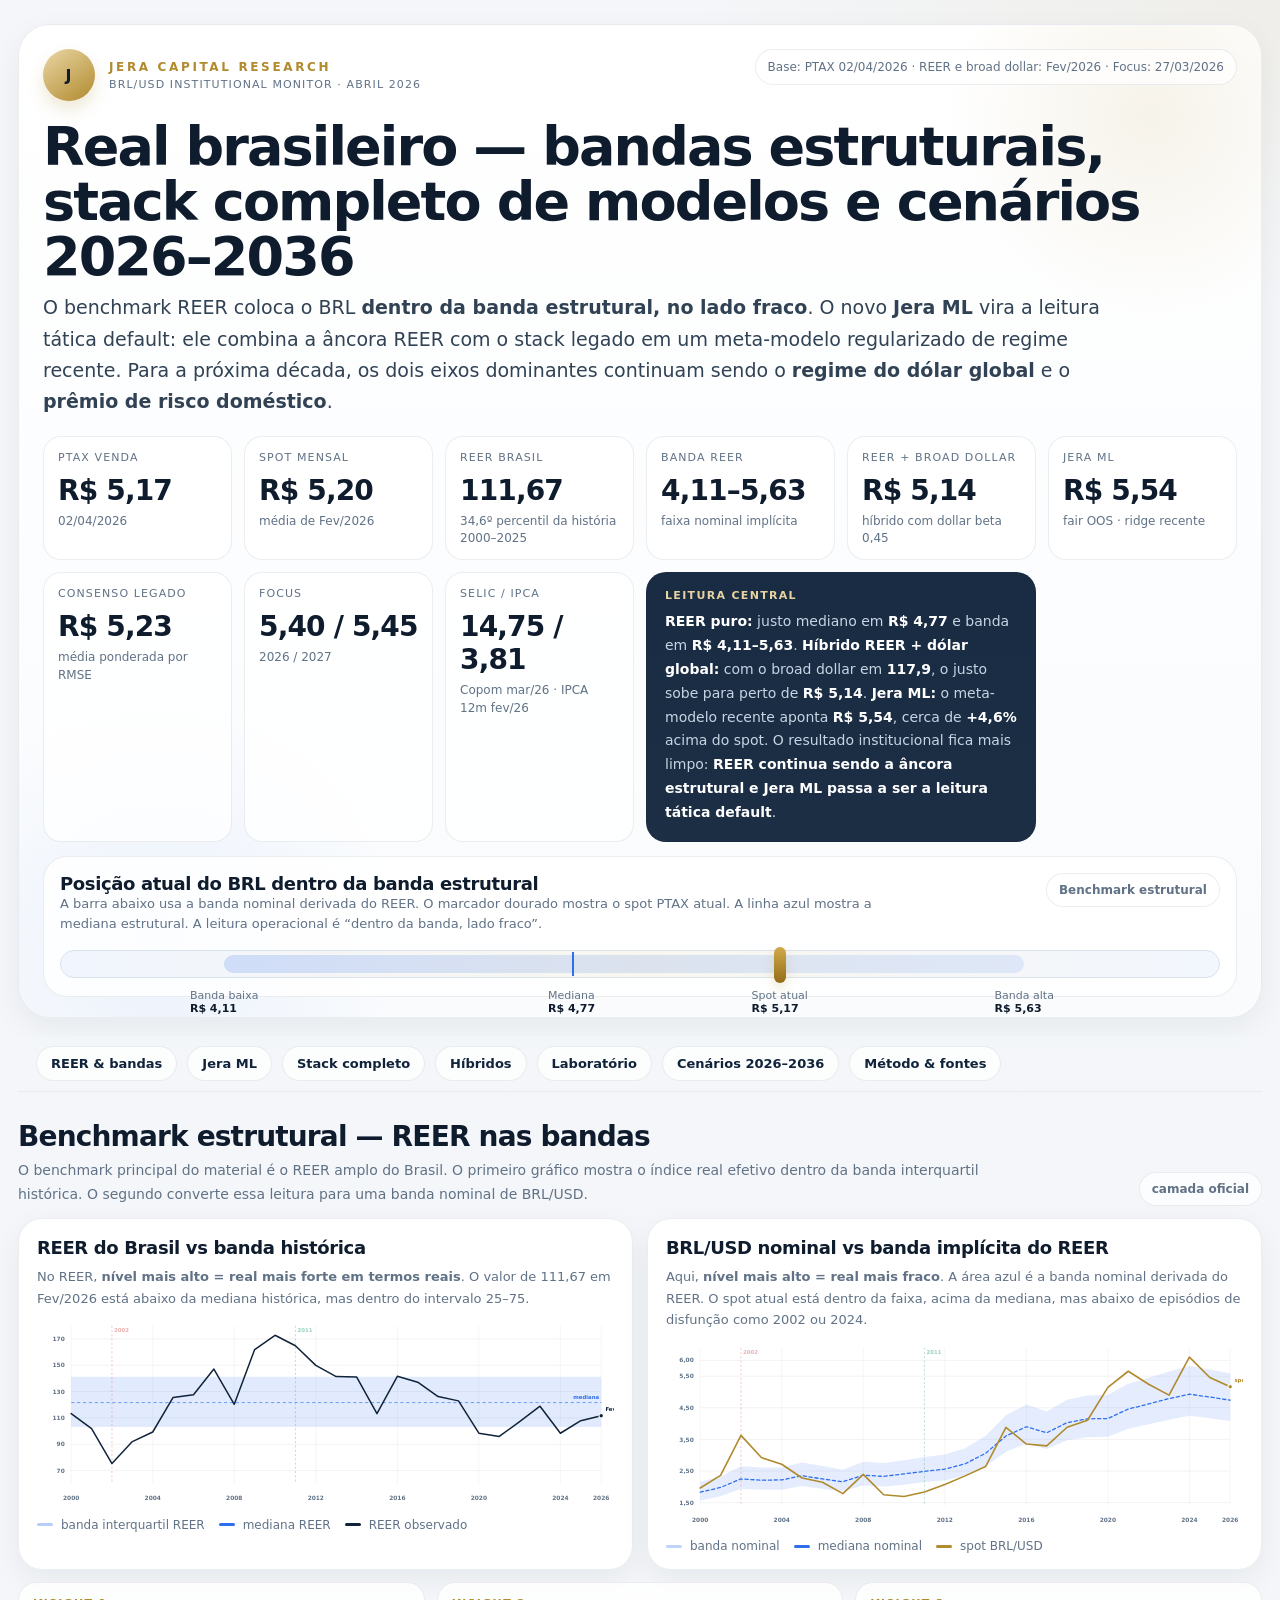
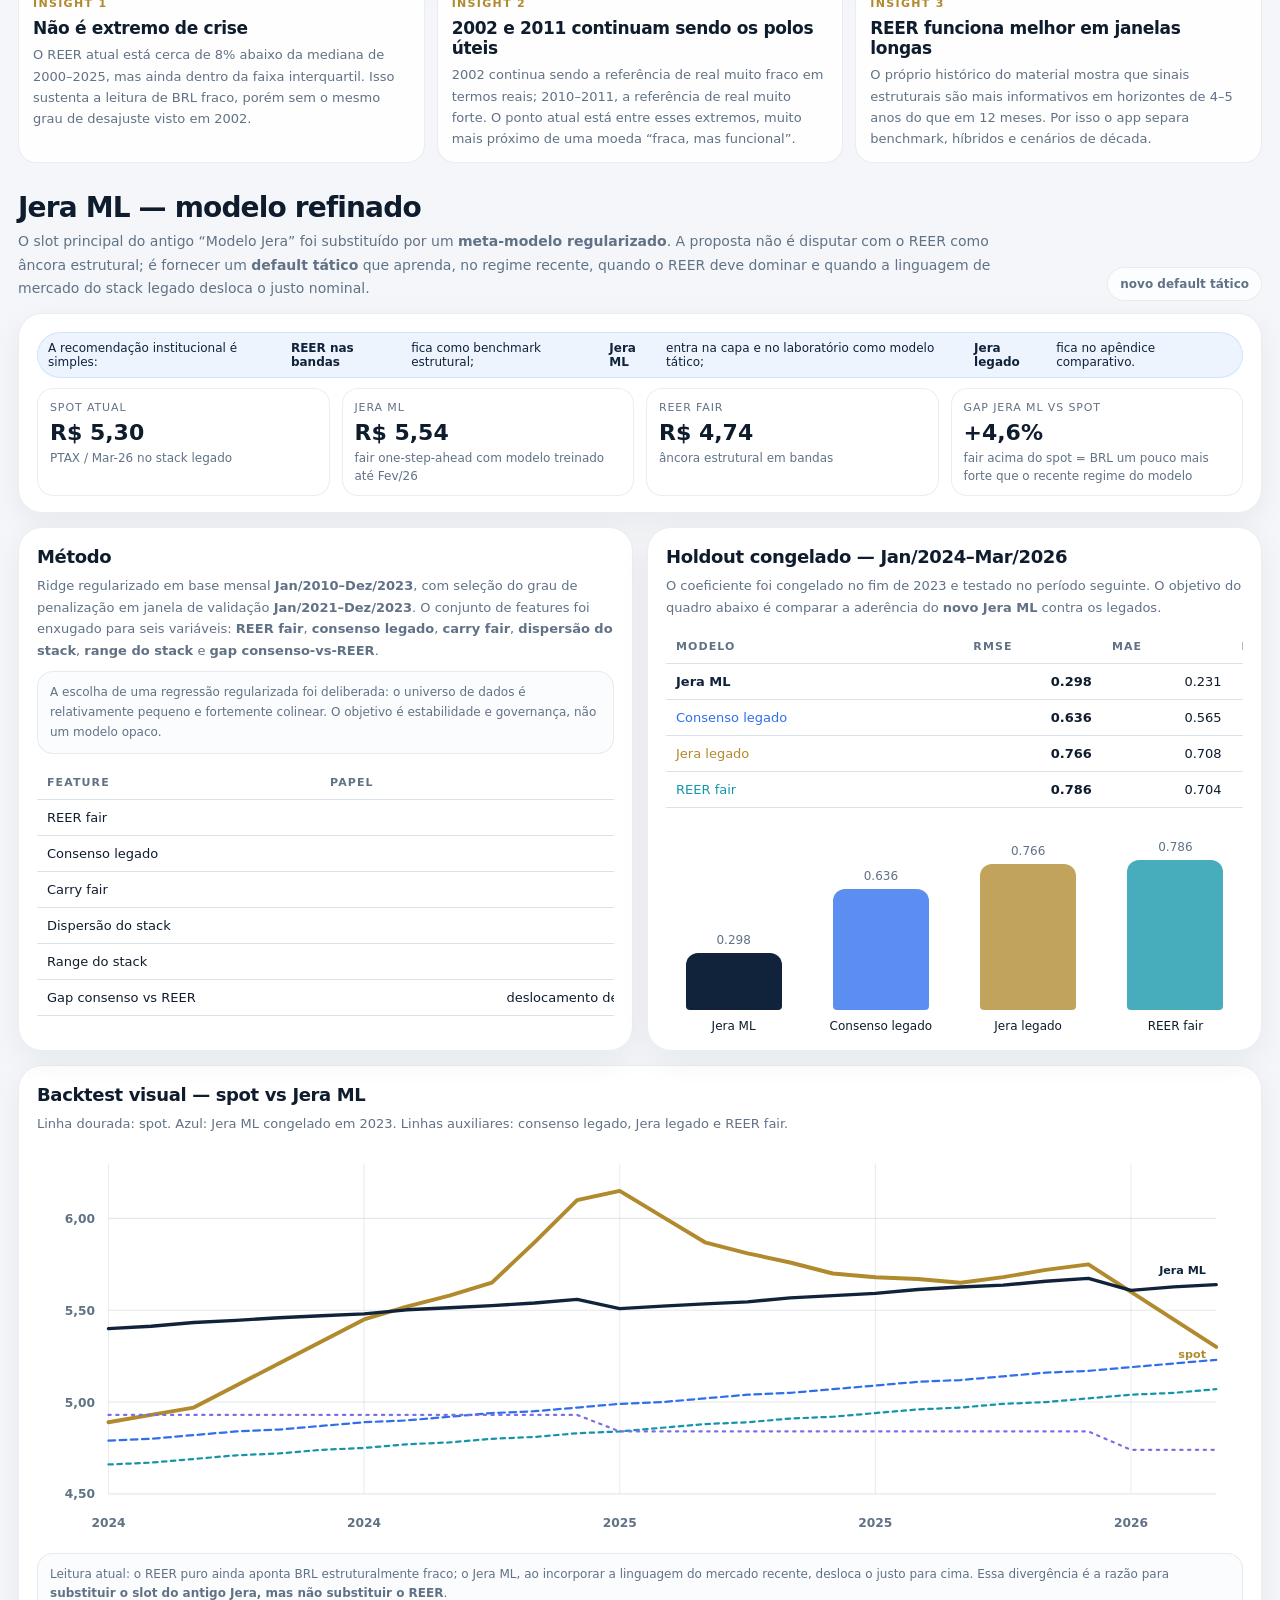
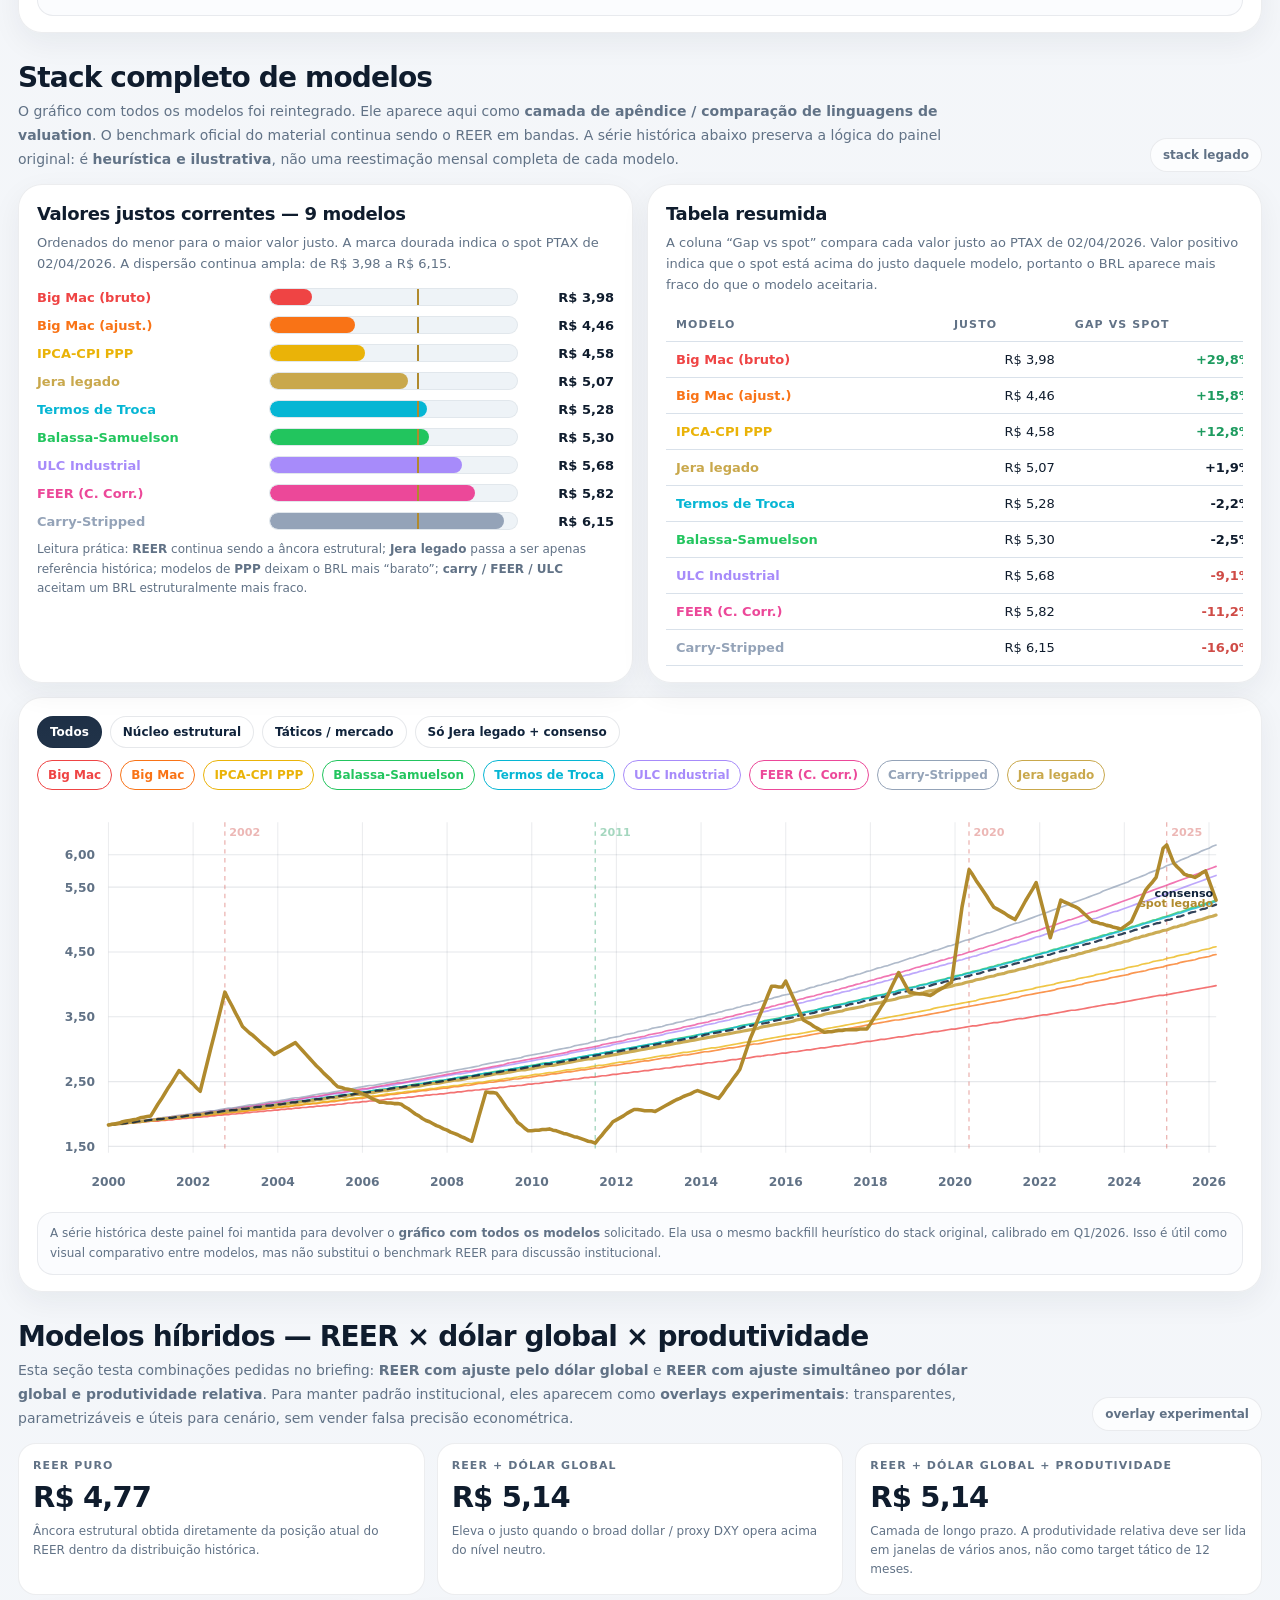
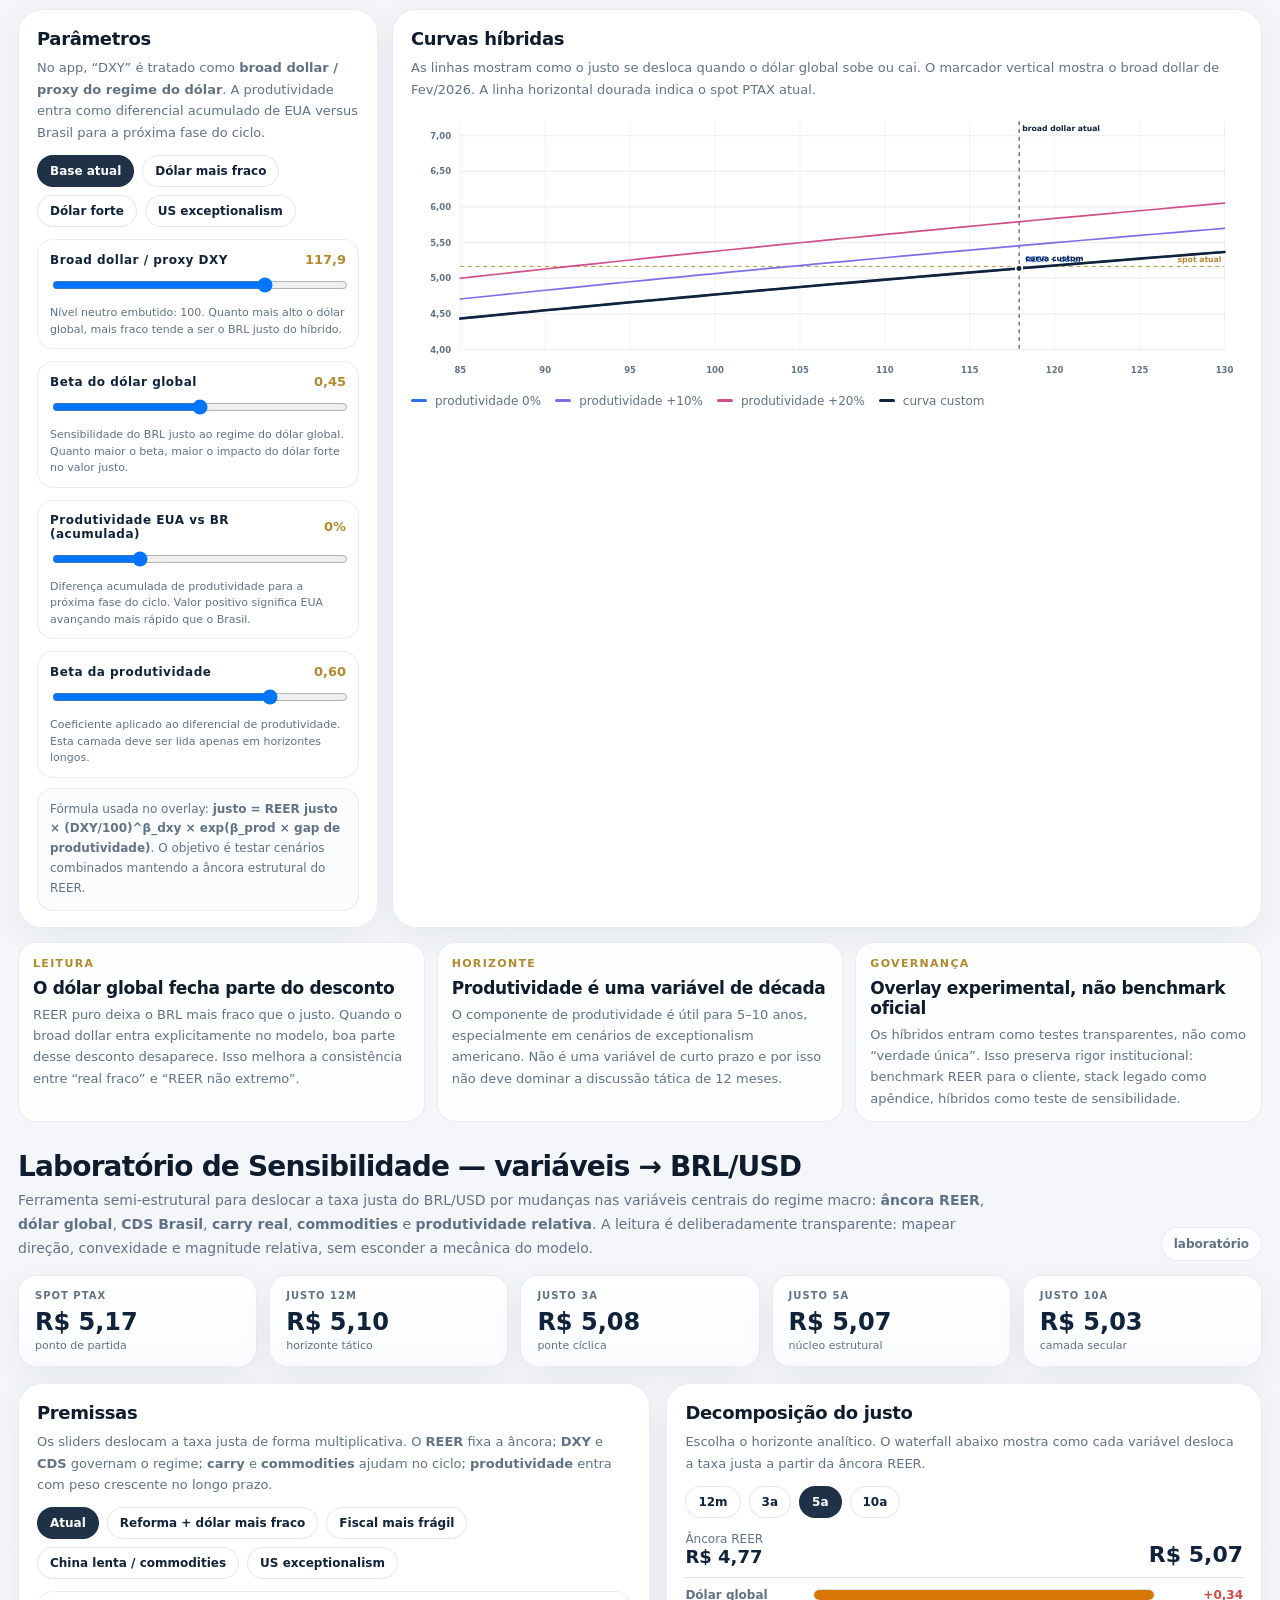
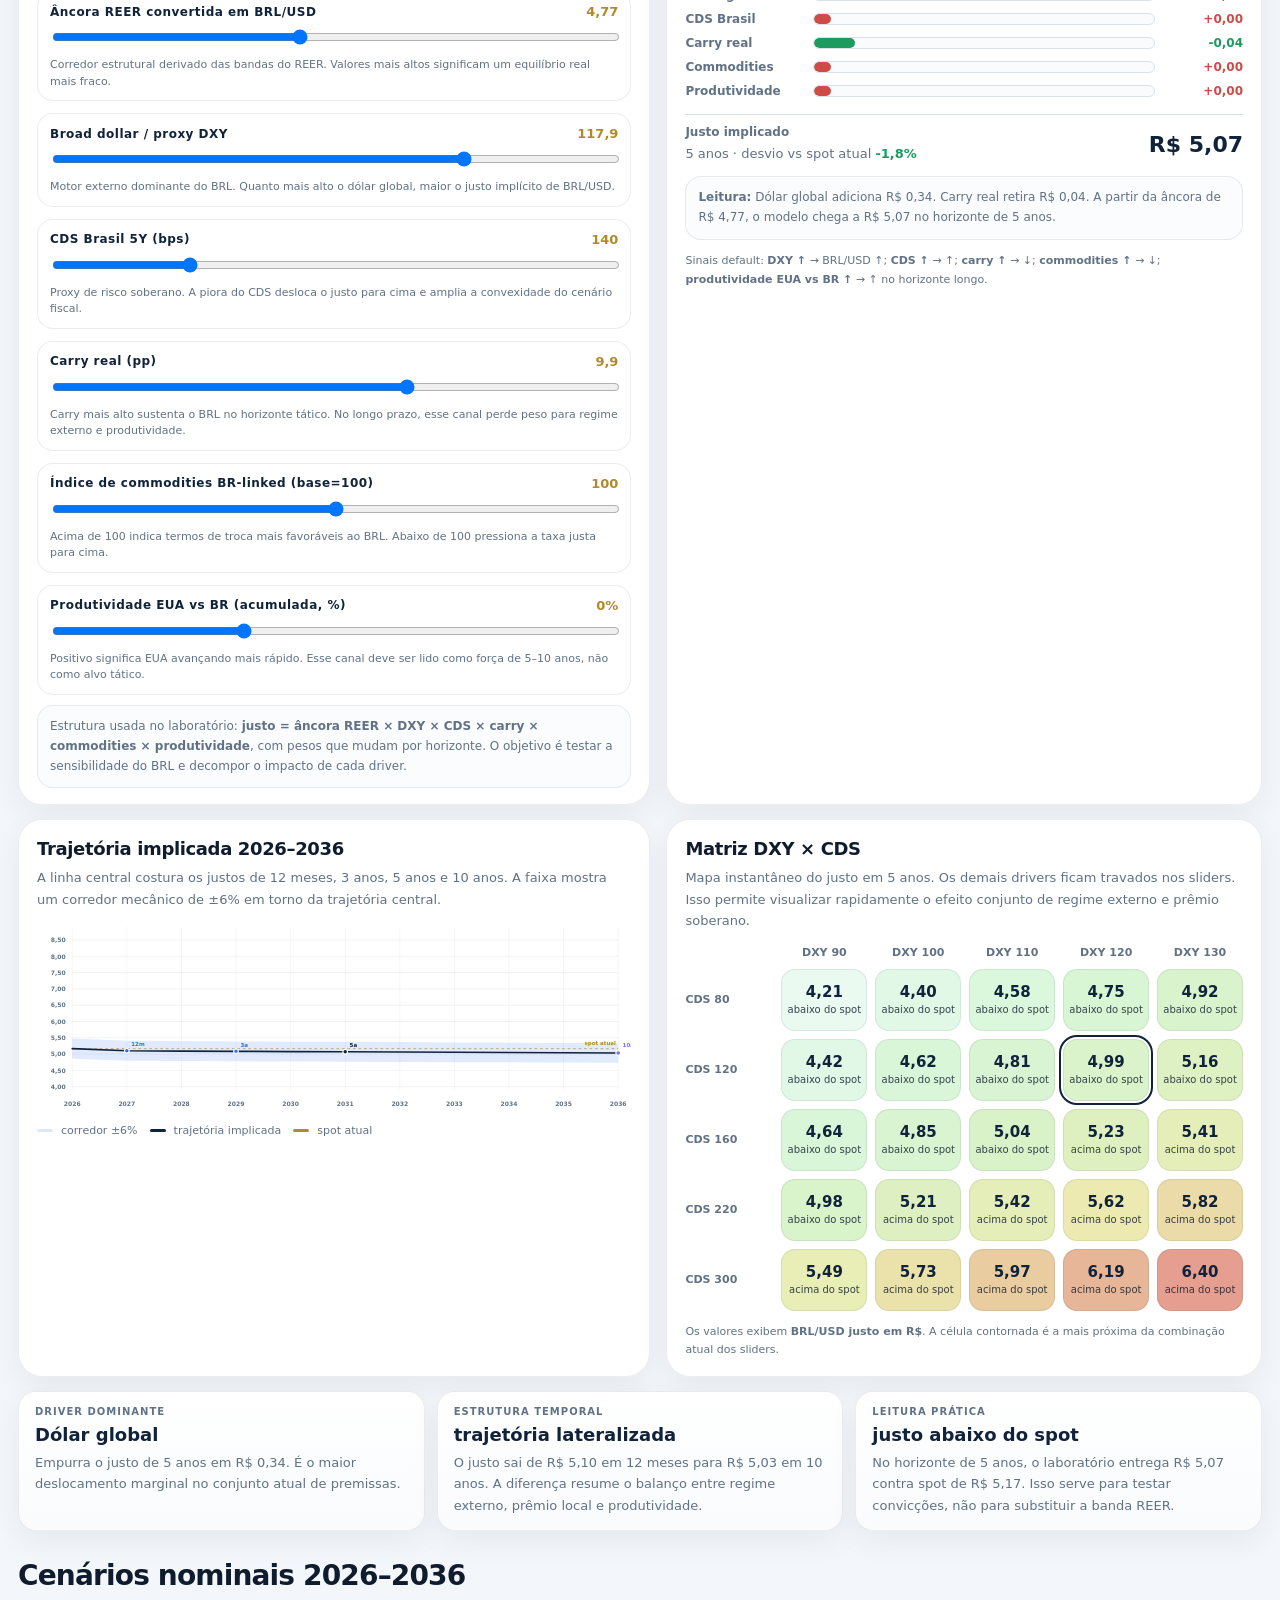
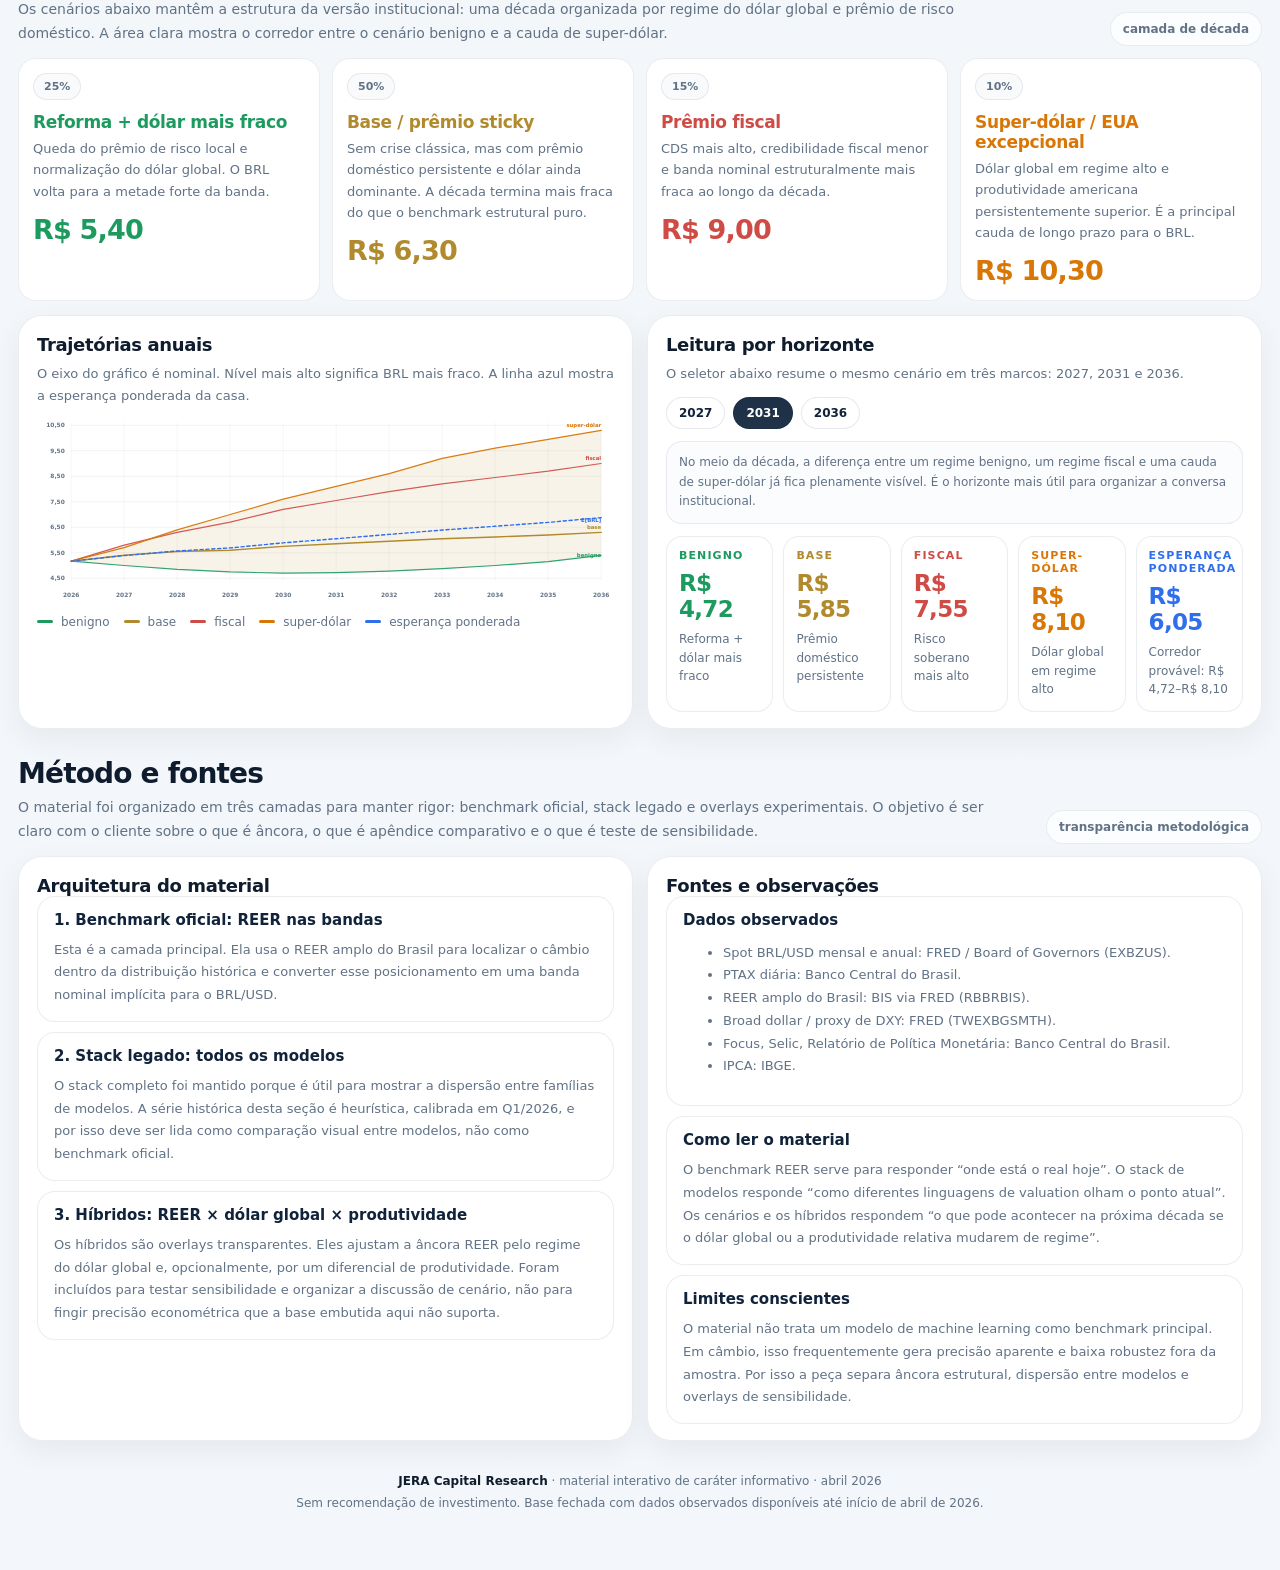
<file: apps/reference-ui/lab/JERA_BRL_USD_Institutional_Lab_ML.html>
<!doctype html>
<html lang="pt-BR">
<head>
  <meta charset="utf-8" />
  <meta name="viewport" content="width=device-width, initial-scale=1" />
  <title>JERA — BRL/USD Institutional Monitor</title>
  <meta name="description" content="Monitor institucional do BRL/USD com bandas de REER, stack completo de modelos, híbridos com dólar global e produtividade, e cenários 2026–2036." />
  <style>
    :root{
      --bg:#f4f6f9;
      --surface:#ffffff;
      --surface2:#f9fbfd;
      --ink:#0f1c2d;
      --muted:#617286;
      --line:#d9e1ea;
      --line2:#c7d2df;
      --navy:#10233b;
      --navy2:#18314f;
      --gold:#b08a2d;
      --gold2:#e7d3a1;
      --blue:#2f6fed;
      --cyan:#1495aa;
      --green:#1d9b5f;
      --red:#cf4b46;
      --orange:#d97706;
      --violet:#7c6ee6;
      --pink:#cf4f8b;
      --silver:#8494a8;
      --shadow:0 10px 30px rgba(16,35,59,.06);
      --radius:22px;
      --maxw:1400px;
    }
    *{box-sizing:border-box}
    html{scroll-behavior:smooth}
    body{
      margin:0;
      background:
        radial-gradient(900px 420px at 0% -5%, rgba(47,111,237,.06), transparent 60%),
        radial-gradient(980px 520px at 100% 0%, rgba(176,138,45,.08), transparent 60%),
        linear-gradient(180deg, #f4f6f9 0%, #f3f6fa 100%);
      color:var(--ink);
      font-family: Inter, ui-sans-serif, system-ui, -apple-system, Segoe UI, Roboto, Arial, sans-serif;
    }
    a{color:inherit;text-decoration:none}
    .shell{max-width:var(--maxw); margin:0 auto; padding:24px 18px 56px}
    .hero{
      background:linear-gradient(180deg, rgba(255,255,255,.98), rgba(249,251,253,.98));
      border:1px solid rgba(16,35,59,.08);
      border-radius:32px;
      box-shadow:var(--shadow);
      padding:24px 24px 20px;
      overflow:hidden;
      position:relative;
    }
    .hero:before{
      content:"";
      position:absolute;
      right:-100px; top:-120px;
      width:420px; height:420px;
      background:radial-gradient(circle, rgba(176,138,45,.10), transparent 68%);
      pointer-events:none;
    }
    .hero:after{
      content:"";
      position:absolute;
      left:-120px; bottom:-180px;
      width:520px; height:520px;
      background:radial-gradient(circle, rgba(47,111,237,.07), transparent 66%);
      pointer-events:none;
    }
    .hero > *{position:relative; z-index:1}
    .brand-row{
      display:flex; justify-content:space-between; align-items:flex-start; gap:16px; flex-wrap:wrap;
    }
    .brand{
      display:flex; gap:14px; align-items:center;
    }
    .mark{
      width:52px; height:52px; border-radius:50%;
      display:grid; place-items:center;
      background:linear-gradient(145deg, #ead7a6, #b08a2d);
      color:#0f1c2d; font-weight:900; letter-spacing:.06em;
      box-shadow:0 8px 16px rgba(176,138,45,.20);
      flex:0 0 auto;
    }
    .kicker{font-size:12px; text-transform:uppercase; letter-spacing:.22em; color:var(--gold); font-weight:800}
    .subk{font-size:11px; color:var(--muted); letter-spacing:.10em; text-transform:uppercase; margin-top:4px}
    .asof{
      padding:10px 12px; border-radius:999px;
      border:1px solid rgba(16,35,59,.08); background:rgba(255,255,255,.72);
      color:var(--muted); font-size:12px; white-space:nowrap;
    }
    h1{
      margin:18px 0 8px;
      max-width:1100px;
      font-size:clamp(32px, 5vw, 54px);
      line-height:1.02; letter-spacing:-.035em;
    }
    .lede{
      max-width:1080px;
      margin:0;
      color:#314254;
      font-size:clamp(16px, 2.1vw, 19px);
      line-height:1.65;
    }
    .hero-grid{
      display:grid; grid-template-columns:repeat(12,1fr); gap:12px;
      margin-top:18px;
    }
    .kpi{
      grid-column:span 2;
      border:1px solid rgba(16,35,59,.08);
      border-radius:18px;
      background:rgba(255,255,255,.76);
      padding:14px 14px 12px;
      min-height:96px;
    }
    .kpi .label{
      color:var(--muted); font-size:11px; text-transform:uppercase; letter-spacing:.10em;
    }
    .kpi .value{
      margin-top:10px; font-size:28px; font-weight:800; letter-spacing:-.03em;
    }
    .kpi .sub{
      margin-top:6px; color:var(--muted); font-size:12px; line-height:1.45;
    }
    .hero-note{
      grid-column:span 4;
      border:1px solid rgba(16,35,59,.08);
      border-radius:20px;
      background:linear-gradient(180deg, rgba(16,35,59,.96), rgba(19,38,61,.96));
      color:#ecf2f8;
      padding:16px 18px;
    }
    .hero-note .eyebrow{
      color:var(--gold2); font-size:11px; font-weight:800; letter-spacing:.12em; text-transform:uppercase;
      margin-bottom:8px;
    }
    .hero-note p{
      margin:0; color:#c6d5e4; line-height:1.7; font-size:14px;
    }
    .hero-note p strong{ color:#fff; font-weight:700; }
    .gauge-card{
      margin-top:14px;
      border:1px solid rgba(16,35,59,.08);
      border-radius:24px;
      background:rgba(255,255,255,.86);
      padding:16px 16px 18px;
    }
    .gauge-head{
      display:flex; justify-content:space-between; align-items:flex-start; gap:12px; flex-wrap:wrap;
      margin-bottom:10px;
    }
    .gauge-title{
      font-size:18px; font-weight:800; letter-spacing:-.02em;
    }
    .gauge-sub{
      color:var(--muted); font-size:13px; line-height:1.55; max-width:840px;
    }
    .gauge{
      position:relative; height:28px; border-radius:999px;
      background:linear-gradient(90deg, rgba(47,111,237,.06), rgba(176,138,45,.08), rgba(47,111,237,.06));
      border:1px solid var(--line);
      overflow:visible;
      margin-top:16px;
    }
    .gauge-band{
      position:absolute; top:4px; bottom:4px;
      background:linear-gradient(90deg, rgba(47,111,237,.18), rgba(47,111,237,.11));
      border-radius:999px;
    }
    .gauge-median{
      position:absolute; top:1px; bottom:1px; width:2px; background:var(--blue);
    }
    .gauge-spot{
      position:absolute; top:-4px; width:12px; height:36px; margin-left:-6px;
      border-radius:999px; background:linear-gradient(180deg, #d0aa4a, #946c18); box-shadow:0 6px 12px rgba(176,138,45,.20);
    }
    .gauge-label{
      position:absolute; top:38px; transform:translateX(-50%); font-size:11px; color:var(--muted); white-space:nowrap;
    }
    .gauge-label strong{ color:var(--ink); }
    .section-nav{
      position:sticky; top:0; z-index:20;
      backdrop-filter:saturate(160%) blur(10px);
      background:rgba(244,246,249,.86);
      border-bottom:1px solid rgba(16,35,59,.06);
      margin:18px 0 20px;
    }
    .nav-inner{
      max-width:var(--maxw); margin:0 auto; padding:10px 18px;
      display:flex; gap:10px; overflow:auto;
    }
    .nav-chip{
      padding:9px 14px; border-radius:999px; border:1px solid rgba(16,35,59,.08);
      background:rgba(255,255,255,.72); color:var(--navy);
      font-size:13px; font-weight:700; white-space:nowrap;
    }
    main section{ margin-top:28px; scroll-margin-top:84px; }
    .section-head{
      display:flex; justify-content:space-between; align-items:flex-end; gap:14px; flex-wrap:wrap;
      margin-bottom:12px;
    }
    .section-head h2{
      margin:0; font-size:28px; letter-spacing:-.03em;
    }
    .section-head p{
      margin:6px 0 0; color:var(--muted); font-size:14px; line-height:1.7; max-width:980px;
    }
    .tag{
      padding:9px 12px; border-radius:999px;
      border:1px solid rgba(16,35,59,.08); background:rgba(255,255,255,.75);
      color:var(--muted); font-size:12px; font-weight:700;
    }
    .grid-2{display:grid; grid-template-columns:repeat(2, minmax(0,1fr)); gap:14px}
    .grid-3{display:grid; grid-template-columns:repeat(3, minmax(0,1fr)); gap:14px}
    .panel{
      background:rgba(255,255,255,.96);
      border:1px solid rgba(16,35,59,.08);
      border-radius:24px;
      box-shadow:var(--shadow);
      padding:18px 18px 16px;
    }
    .panel h3{
      margin:0; font-size:18px; letter-spacing:-.02em;
    }
    .panel .copy{
      margin:8px 0 0; color:var(--muted); font-size:13px; line-height:1.65;
    }
    .legend{
      display:flex; gap:14px; flex-wrap:wrap; margin-top:10px;
    }
    .legend-item{
      display:flex; align-items:center; gap:8px; font-size:12px; color:var(--muted);
    }
    .swatch{
      width:16px; height:3px; border-radius:999px; display:inline-block; background:#000;
    }
    .insight-grid{
      display:grid; grid-template-columns:repeat(3, minmax(0,1fr)); gap:12px; margin-top:12px;
    }
    .insight{
      border:1px solid rgba(16,35,59,.08);
      border-radius:18px; background:rgba(255,255,255,.84);
      padding:14px 14px 12px;
    }
    .insight .cap{
      font-size:11px; color:var(--gold); text-transform:uppercase; letter-spacing:.12em; font-weight:800;
    }
    .insight h4{
      margin:8px 0 6px; font-size:17px; letter-spacing:-.02em;
    }
    .insight p{
      margin:0; color:var(--muted); font-size:13px; line-height:1.65;
    }
    .model-bars{ margin-top:14px; display:grid; gap:10px; }
    .model-row{
      display:grid; grid-template-columns:220px 1fr 84px; gap:12px; align-items:center;
    }
    .model-name{
      font-size:13px; font-weight:700; color:var(--navy2); line-height:1.35;
    }
    .track{
      position:relative; height:18px; border-radius:999px; background:#eef3f7;
      border:1px solid rgba(16,35,59,.06); overflow:hidden;
    }
    .fill{
      position:absolute; left:0; top:0; bottom:0; border-radius:999px;
    }
    .spot-marker{
      position:absolute; top:-3px; bottom:-3px; width:2px; background:var(--gold);
    }
    .model-val{
      font-variant-numeric:tabular-nums; text-align:right; font-size:13px; font-weight:800; color:var(--ink);
    }
    .model-note{
      margin-top:10px; font-size:12px; color:var(--muted); line-height:1.6;
    }
    .toolbar{
      display:flex; justify-content:space-between; gap:12px; align-items:flex-start; flex-wrap:wrap;
      margin-bottom:10px;
    }
    .preset-row,.chip-row,.hz-row,.hybrid-presets{
      display:flex; gap:8px; flex-wrap:wrap;
    }
    button{
      appearance:none; border:none; background:none; color:inherit; font:inherit;
    }
    .btn{
      padding:8px 12px; border-radius:999px;
      border:1px solid rgba(16,35,59,.10);
      background:rgba(255,255,255,.74); color:var(--navy);
      font-size:12px; font-weight:700; cursor:pointer;
      transition:.15s ease;
    }
    .btn:hover{ transform:translateY(-1px) }
    .btn.active{
      background:linear-gradient(180deg, rgba(16,35,59,.94), rgba(19,38,61,.94));
      color:#fff; border-color:rgba(16,35,59,.20);
    }
    .chip{
      padding:7px 10px; border-radius:999px; font-size:12px; font-weight:700;
      border:1px solid rgba(16,35,59,.10); background:#fff; color:var(--muted); cursor:pointer;
    }
    .chip.active{ color:var(--ink); border-color:currentColor; background:rgba(255,255,255,.94) }
    .chart-wrap{ margin-top:6px; }
    svg.chart{ width:100%; height:auto; display:block }
    .table-wrap{overflow:auto; margin-top:12px}
    table{ width:100%; border-collapse:collapse; min-width:720px; }
    th,td{
      padding:10px 10px; border-bottom:1px solid var(--line);
      font-size:13px; text-align:left; vertical-align:middle;
    }
    th{
      font-size:11px; color:var(--muted); text-transform:uppercase; letter-spacing:.10em; font-weight:800;
    }
    td.num{ text-align:right; font-variant-numeric:tabular-nums; }
    .gap-weak{ color:var(--green); font-weight:800; }
    .gap-strong{ color:var(--red); font-weight:800; }
    .gap-flat{ color:var(--ink); font-weight:800; }
    .mini-note{
      margin-top:10px; padding:11px 12px; border-radius:16px;
      background:#fbfcfe; border:1px solid rgba(16,35,59,.08);
      color:var(--muted); font-size:12px; line-height:1.65;
    }
    .hybrid-kpis{
      display:grid; grid-template-columns:repeat(3, minmax(0,1fr)); gap:12px;
      margin-top:10px;
    }
    .hyb-card{
      padding:15px 14px; border-radius:18px;
      border:1px solid rgba(16,35,59,.08); background:#fff;
    }
    .hyb-card .cap{
      font-size:11px; font-weight:800; color:var(--muted); text-transform:uppercase; letter-spacing:.10em;
    }
    .hyb-card .val{
      margin-top:8px; font-size:29px; font-weight:800; letter-spacing:-.03em;
    }
    .hyb-card .sub{
      margin-top:8px; font-size:12px; color:var(--muted); line-height:1.6;
    }
    .hybrid-grid{
      display:grid; grid-template-columns:360px 1fr; gap:14px; margin-top:14px;
    }
    .control-grid{
      display:grid; gap:12px;
    }
    .control{
      border:1px solid rgba(16,35,59,.08); border-radius:16px; background:#fff; padding:12px 12px 10px;
    }
    .control .top{
      display:flex; justify-content:space-between; align-items:center; gap:8px; margin-bottom:8px;
    }
    .control label{
      font-size:12px; font-weight:800; color:var(--navy); letter-spacing:.04em;
    }
    .control .value{
      font-size:13px; font-weight:800; color:var(--gold);
    }
    input[type=range]{ width:100% }
    .range-note{
      margin-top:8px; color:var(--muted); font-size:11px; line-height:1.5;
    }
    .scenario-grid{
      display:grid; grid-template-columns:repeat(4, minmax(0,1fr)); gap:12px; margin-top:12px;
    }
    .scenario-card{
      border:1px solid rgba(16,35,59,.08); border-radius:18px; background:#fff; padding:14px;
    }
    .scenario-card .prob{
      display:inline-flex; align-items:center; gap:6px; padding:6px 10px; border-radius:999px;
      font-size:11px; font-weight:800; border:1px solid rgba(16,35,59,.08); background:#f8fafc; color:var(--muted);
    }
    .scenario-card h4{ margin:12px 0 6px; font-size:17px; letter-spacing:-.02em; }
    .scenario-card p{ margin:0; color:var(--muted); font-size:13px; line-height:1.65; }
    .scenario-card .path{
      margin-top:12px; font-size:27px; font-weight:800; letter-spacing:-.03em;
    }
    .horizon-cards{
      display:grid; grid-template-columns:repeat(5, minmax(0,1fr)); gap:10px; margin-top:12px;
    }
    .hz-card{
      border:1px solid rgba(16,35,59,.08); border-radius:16px; background:#fff; padding:12px;
    }
    .hz-card .cap{
      font-size:11px; color:var(--muted); text-transform:uppercase; letter-spacing:.10em; font-weight:800;
    }
    .hz-card .val{
      margin-top:8px; font-size:23px; font-weight:800; letter-spacing:-.03em;
    }
    .hz-card .copy{
      margin-top:8px; font-size:12px; color:var(--muted); line-height:1.55;
    }
    details.note-box{
      border:1px solid rgba(16,35,59,.08); border-radius:18px; background:#fff; padding:14px 16px;
    }
    details.note-box + details.note-box{ margin-top:10px; }
    details.note-box summary{
      cursor:pointer; list-style:none; font-weight:800; color:var(--navy); font-size:15px;
    }
    details.note-box summary::-webkit-details-marker{ display:none; }
    details.note-box .body{
      margin-top:10px; color:var(--muted); font-size:13px; line-height:1.75;
    }
    .footer{
      margin-top:30px; color:var(--muted); font-size:12px; line-height:1.8;
      text-align:center;
    }
    .footer strong{ color:var(--ink) }
    @media (max-width:1200px){
      .hero-grid .kpi{grid-column:span 3}
      .hero-note{grid-column:span 6}
      .hybrid-grid{grid-template-columns:1fr}
      .scenario-grid{grid-template-columns:repeat(2, minmax(0,1fr))}
      .horizon-cards{grid-template-columns:repeat(2, minmax(0,1fr))}
      .insight-grid{grid-template-columns:1fr}
      .grid-3{grid-template-columns:1fr}
      .grid-2{grid-template-columns:1fr}
    }
    @media (max-width:780px){
      .shell{padding:16px 12px 44px}
      .hero{padding:18px 16px 16px}
      .hero-grid{grid-template-columns:repeat(2,1fr)}
      .hero-grid .kpi{grid-column:span 1}
      .hero-note{grid-column:span 2}
      .model-row{grid-template-columns:1fr; gap:8px}
      .scenario-grid{grid-template-columns:1fr}
      .horizon-cards{grid-template-columns:1fr}
      .hybrid-kpis{grid-template-columns:1fr}
      .nav-inner{padding:10px 12px}
      .gauge-label{font-size:10px}
    }
  
    .lab-topline{display:grid;grid-template-columns:repeat(5,minmax(0,1fr));gap:12px;margin:14px 0 16px}
    .lab-mini{background:linear-gradient(180deg,#fff,#f9fbfd);border:1px solid rgba(16,35,59,.08);border-radius:18px;padding:14px 16px;box-shadow:var(--shadow)}
    .lab-mini span{display:block;font-size:10px;letter-spacing:.10em;text-transform:uppercase;color:var(--muted);font-weight:700}
    .lab-mini strong{display:block;margin-top:8px;font-size:24px;line-height:1.1;color:var(--navy)}
    .lab-mini .sub{margin-top:4px;font-size:11px;color:var(--muted)}
    .lab-grid{display:grid;grid-template-columns:1.03fr .97fr;gap:16px}
    .waterfall{display:grid;gap:10px;margin-top:14px}
    .wf-head{display:flex;justify-content:space-between;gap:12px;align-items:flex-end;padding-bottom:10px;border-bottom:1px solid var(--line)}
    .wf-head .left{font-size:12px;color:var(--muted)}
    .wf-head .right{font-size:22px;font-weight:800;color:var(--navy)}
    .wf-row{display:grid;grid-template-columns:116px 1fr 76px;gap:12px;align-items:center}
    .wf-label{font-size:12px;color:var(--muted);font-weight:700}
    .wf-track{height:12px;background:var(--surface2);border:1px solid var(--line);border-radius:999px;overflow:hidden}
    .wf-bar{display:block;height:100%;border-radius:999px}
    .wf-bar.pos{background:linear-gradient(90deg, rgba(217,119,6,.28), rgba(207,75,70,.85))}
    .wf-bar.neg{background:linear-gradient(90deg, rgba(29,155,95,.85), rgba(20,149,170,.28))}
    .wf-val{font-size:12px;font-weight:800;text-align:right}
    .wf-total{margin-top:6px;padding-top:10px;border-top:1px solid var(--line);display:flex;justify-content:space-between;align-items:center;gap:12px}
    .wf-total .cap{font-size:12px;color:var(--muted);font-weight:700}
    .wf-total .num{font-size:22px;color:var(--navy);font-weight:800}
    .lab-legend{display:flex;gap:12px;flex-wrap:wrap;margin-top:10px}
    .lab-legend .legend-item{font-size:11px}
    .lab-heatmap{margin-top:14px}
    .hm-grid{display:grid;grid-template-columns:88px repeat(5,minmax(0,1fr));gap:8px;align-items:stretch}
    .hm-head{font-size:11px;color:var(--muted);font-weight:800;text-align:center;display:flex;align-items:flex-end;justify-content:center;padding-bottom:2px}
    .hm-rowlab{font-size:11px;color:var(--muted);font-weight:800;display:flex;align-items:center}
    .hm-cell{border-radius:14px;border:1px solid rgba(16,35,59,.08);min-height:62px;padding:6px 4px;display:flex;flex-direction:column;justify-content:center;align-items:center;text-align:center;position:relative}
    .hm-cell strong{font-size:15px;line-height:1;color:var(--navy)}
    .hm-cell span{font-size:10px;color:rgba(15,28,45,.82);margin-top:4px}
    .hm-cell.active{outline:2px solid var(--navy);outline-offset:2px}
    .lab-footnote{margin-top:12px;font-size:11px;color:var(--muted);line-height:1.7}
    .driver-grid{display:grid;grid-template-columns:repeat(3,minmax(0,1fr));gap:12px;margin-top:14px}
    .driver-card{background:linear-gradient(180deg,#fff,#f9fbfd);border:1px solid rgba(16,35,59,.08);border-radius:18px;padding:14px 16px;box-shadow:var(--shadow)}
    .driver-card .cap{font-size:10px;letter-spacing:.10em;text-transform:uppercase;color:var(--muted);font-weight:700}
    .driver-card h4{margin:8px 0 6px;font-size:18px;line-height:1.15;color:var(--navy)}
    .driver-card p{margin:0;font-size:13px;color:var(--muted);line-height:1.65}
    @media (max-width:1180px){
      .lab-topline{grid-template-columns:repeat(3,minmax(0,1fr))}
      .driver-grid{grid-template-columns:1fr}
    }
    @media (max-width:900px){
      .lab-grid{grid-template-columns:1fr}
      .lab-topline{grid-template-columns:1fr 1fr}
    }
    @media (max-width:700px){
      .lab-topline{grid-template-columns:1fr}
      .wf-row{grid-template-columns:92px 1fr 64px;gap:8px}
      .wf-head .right,.wf-total .num,.lab-mini strong{font-size:20px}
      .hm-grid{grid-template-columns:68px repeat(5,minmax(0,1fr));gap:6px}
      .hm-cell{min-height:58px}
      .hm-cell strong{font-size:13px}
      .hm-cell span{font-size:9px}
    }

  
    .mini-grid-4{display:grid;grid-template-columns:repeat(4,1fr);gap:12px;margin-top:10px}
    .mini-card{border:1px solid rgba(16,35,59,.08);border-radius:16px;background:rgba(255,255,255,.68);padding:12px 12px 10px}
    .mini-card .cap{font-size:11px;text-transform:uppercase;letter-spacing:.08em;color:var(--muted);margin-bottom:6px}
    .mini-card .big{font-size:22px;font-weight:700;color:var(--ink)}
    .mini-card .sub{font-size:12px;color:var(--muted);margin-top:4px;line-height:1.5}
    .pill-note{display:inline-flex;align-items:center;gap:8px;padding:8px 10px;border-radius:999px;background:rgba(47,111,237,.08);border:1px solid rgba(47,111,237,.14);font-size:12px;color:var(--navy)}
    @media (max-width: 900px){ .mini-grid-4{grid-template-columns:repeat(2,1fr)} }
    @media (max-width: 640px){ .mini-grid-4{grid-template-columns:1fr} }

  </style>
</head>
<body>
  <div class="shell">
    <header class="hero">
      <div class="brand-row">
        <div class="brand">
          <div class="mark">J</div>
          <div>
            <div class="kicker">JERA Capital Research</div>
            <div class="subk">BRL/USD institutional monitor · abril 2026</div>
          </div>
        </div>
        <div class="asof">Base: PTAX 02/04/2026 · REER e broad dollar: Fev/2026 · Focus: 27/03/2026</div>
      </div>
      <h1>Real brasileiro — bandas estruturais, stack completo de modelos e cenários 2026–2036</h1>
      <p class="lede">O benchmark REER coloca o BRL <strong>dentro da banda estrutural, no lado fraco</strong>. O novo <strong>Jera ML</strong> vira a leitura tática default: ele combina a âncora REER com o stack legado em um meta-modelo regularizado de regime recente. Para a próxima década, os dois eixos dominantes continuam sendo o <strong>regime do dólar global</strong> e o <strong>prêmio de risco doméstico</strong>.</p>

      <div class="hero-grid">
        <div class="kpi">
          <div class="label">PTAX venda</div>
          <div class="value">R$ 5,17</div>
          <div class="sub">02/04/2026</div>
        </div>
        <div class="kpi">
          <div class="label">Spot mensal</div>
          <div class="value">R$ 5,20</div>
          <div class="sub">média de Fev/2026</div>
        </div>
        <div class="kpi">
          <div class="label">REER Brasil</div>
          <div class="value">111,67</div>
          <div class="sub">34,6º percentil da história 2000–2025</div>
        </div>
        <div class="kpi">
          <div class="label">Banda REER</div>
          <div class="value">4,11–5,63</div>
          <div class="sub">faixa nominal implícita</div>
        </div>
        <div class="kpi">
          <div class="label">REER + broad dollar</div>
          <div class="value">R$ 5,14</div>
          <div class="sub">híbrido com dollar beta 0,45</div>
        </div>
        <div class="kpi">
          <div class="label">Jera ML</div>
          <div class="value">R$ 5,54</div>
          <div class="sub">fair OOS · ridge recente</div>
        </div>
        <div class="kpi">
          <div class="label">Consenso legado</div>
          <div class="value">R$ 5,23</div>
          <div class="sub">média ponderada por RMSE</div>
        </div>
        <div class="kpi">
          <div class="label">Focus</div>
          <div class="value">5,40 / 5,45</div>
          <div class="sub">2026 / 2027</div>
        </div>
        <div class="kpi">
          <div class="label">Selic / IPCA</div>
          <div class="value">14,75 / 3,81</div>
          <div class="sub">Copom mar/26 · IPCA 12m fev/26</div>
        </div>
        <div class="hero-note">
          <div class="eyebrow">Leitura central</div>
          <p><strong>REER puro:</strong> justo mediano em <strong>R$ 4,77</strong> e banda em <strong>R$ 4,11–5,63</strong>. <strong>Híbrido REER + dólar global:</strong> com o broad dollar em <strong>117,9</strong>, o justo sobe para perto de <strong>R$ 5,14</strong>. <strong>Jera ML:</strong> o meta-modelo recente aponta <strong>R$ 5,54</strong>, cerca de <strong>+4,6%</strong> acima do spot. O resultado institucional fica mais limpo: <strong>REER continua sendo a âncora estrutural e Jera ML passa a ser a leitura tática default</strong>.</p>
        </div>
      </div>

      <div class="gauge-card">
        <div class="gauge-head">
          <div>
            <div class="gauge-title">Posição atual do BRL dentro da banda estrutural</div>
            <div class="gauge-sub">A barra abaixo usa a banda nominal derivada do REER. O marcador dourado mostra o spot PTAX atual. A linha azul mostra a mediana estrutural. A leitura operacional é “dentro da banda, lado fraco”.</div>
          </div>
          <div class="tag">Benchmark estrutural</div>
        </div>
        <div class="gauge" id="valuation-gauge">
          <div class="gauge-band" id="gauge-band"></div>
          <div class="gauge-median" id="gauge-median"></div>
          <div class="gauge-spot" id="gauge-spot"></div>
          <div class="gauge-label" id="gauge-low">Banda baixa<br><strong>R$ 4,11</strong></div>
          <div class="gauge-label" id="gauge-med">Mediana<br><strong>R$ 4,77</strong></div>
          <div class="gauge-label" id="gauge-high">Banda alta<br><strong>R$ 5,63</strong></div>
          <div class="gauge-label" id="gauge-current">Spot atual<br><strong>R$ 5,17</strong></div>
        </div>
      </div>
    </header>

    <nav class="section-nav" aria-label="Seções">
      <div class="nav-inner">
        <a class="nav-chip" href="#reer">REER & bandas</a>
        <a class="nav-chip" href="#jera-ml">Jera ML</a>
        <a class="nav-chip" href="#models">Stack completo</a>
        <a class="nav-chip" href="#hybrids">Híbridos</a>
        <a class="nav-chip" href="#lab">Laboratório</a>
        <a class="nav-chip" href="#scenarios">Cenários 2026–2036</a>
        <a class="nav-chip" href="#method">Método & fontes</a>
      </div>
    </nav>

    <main>
      <section id="reer">
        <div class="section-head">
          <div>
            <h2>Benchmark estrutural — REER nas bandas</h2>
            <p>O benchmark principal do material é o REER amplo do Brasil. O primeiro gráfico mostra o índice real efetivo dentro da banda interquartil histórica. O segundo converte essa leitura para uma banda nominal de BRL/USD.</p>
          </div>
          <div class="tag">camada oficial</div>
        </div>

        <div class="grid-2">
          <article class="panel">
            <h3>REER do Brasil vs banda histórica</h3>
            <p class="copy">No REER, <strong>nível mais alto = real mais forte em termos reais</strong>. O valor de 111,67 em Fev/2026 está abaixo da mediana histórica, mas dentro do intervalo 25–75.</p>
            <div class="chart-wrap" id="reer-band-chart"></div>
            <div class="legend">
              <div class="legend-item"><span class="swatch" style="background:rgba(47,111,237,.35)"></span>banda interquartil REER</div>
              <div class="legend-item"><span class="swatch" style="background:var(--blue)"></span>mediana REER</div>
              <div class="legend-item"><span class="swatch" style="background:var(--navy)"></span>REER observado</div>
            </div>
          </article>

          <article class="panel">
            <h3>BRL/USD nominal vs banda implícita do REER</h3>
            <p class="copy">Aqui, <strong>nível mais alto = real mais fraco</strong>. A área azul é a banda nominal derivada do REER. O spot atual está dentro da faixa, acima da mediana, mas abaixo de episódios de disfunção como 2002 ou 2024.</p>
            <div class="chart-wrap" id="nominal-band-chart"></div>
            <div class="legend">
              <div class="legend-item"><span class="swatch" style="background:rgba(47,111,237,.30)"></span>banda nominal</div>
              <div class="legend-item"><span class="swatch" style="background:var(--blue)"></span>mediana nominal</div>
              <div class="legend-item"><span class="swatch" style="background:var(--gold)"></span>spot BRL/USD</div>
            </div>
          </article>
        </div>

        <div class="insight-grid">
          <div class="insight">
            <div class="cap">Insight 1</div>
            <h4>Não é extremo de crise</h4>
            <p>O REER atual está cerca de 8% abaixo da mediana de 2000–2025, mas ainda dentro da faixa interquartil. Isso sustenta a leitura de BRL fraco, porém sem o mesmo grau de desajuste visto em 2002.</p>
          </div>
          <div class="insight">
            <div class="cap">Insight 2</div>
            <h4>2002 e 2011 continuam sendo os polos úteis</h4>
            <p>2002 continua sendo a referência de real muito fraco em termos reais; 2010–2011, a referência de real muito forte. O ponto atual está entre esses extremos, muito mais próximo de uma moeda “fraca, mas funcional”.</p>
          </div>
          <div class="insight">
            <div class="cap">Insight 3</div>
            <h4>REER funciona melhor em janelas longas</h4>
            <p>O próprio histórico do material mostra que sinais estruturais são mais informativos em horizontes de 4–5 anos do que em 12 meses. Por isso o app separa benchmark, híbridos e cenários de década.</p>
          </div>
        </div>
      </section>

      
      <section id="jera-ml">
        <div class="section-head">
          <div>
            <h2>Jera ML — modelo refinado</h2>
            <p>O slot principal do antigo “Modelo Jera” foi substituído por um <strong>meta-modelo regularizado</strong>. A proposta não é disputar com o REER como âncora estrutural; é fornecer um <strong>default tático</strong> que aprenda, no regime recente, quando o REER deve dominar e quando a linguagem de mercado do stack legado desloca o justo nominal.</p>
          </div>
          <div class="tag">novo default tático</div>
        </div>

        <article class="panel">
          <div class="pill-note">A recomendação institucional é simples: <strong>REER nas bandas</strong> fica como benchmark estrutural; <strong>Jera ML</strong> entra na capa e no laboratório como modelo tático; <strong>Jera legado</strong> fica no apêndice comparativo.</div>
          <div class="mini-grid-4">
            <div class="mini-card">
              <div class="cap">Spot atual</div>
              <div class="big">R$ 5,30</div>
              <div class="sub">PTAX / Mar-26 no stack legado</div>
            </div>
            <div class="mini-card">
              <div class="cap">Jera ML</div>
              <div class="big">R$ 5,54</div>
              <div class="sub">fair one-step-ahead com modelo treinado até Fev/26</div>
            </div>
            <div class="mini-card">
              <div class="cap">REER fair</div>
              <div class="big">R$ 4,74</div>
              <div class="sub">âncora estrutural em bandas</div>
            </div>
            <div class="mini-card">
              <div class="cap">Gap Jera ML vs spot</div>
              <div class="big">+4,6%</div>
              <div class="sub">fair acima do spot = BRL um pouco mais forte que o recente regime do modelo</div>
            </div>
          </div>
        </article>

        <div class="grid-2" style="margin-top:14px">
          <article class="panel">
            <h3>Método</h3>
            <p class="copy">Ridge regularizado em base mensal <strong>Jan/2010–Dez/2023</strong>, com seleção do grau de penalização em janela de validação <strong>Jan/2021–Dez/2023</strong>. O conjunto de features foi enxugado para seis variáveis: <strong>REER fair</strong>, <strong>consenso legado</strong>, <strong>carry fair</strong>, <strong>dispersão do stack</strong>, <strong>range do stack</strong> e <strong>gap consenso-vs-REER</strong>.</p>
            <div class="mini-note">A escolha de uma regressão regularizada foi deliberada: o universo de dados é relativamente pequeno e fortemente colinear. O objetivo é estabilidade e governança, não um modelo opaco.</div>
            <div class="table-wrap" style="margin-top:12px">
              <table>
                <thead>
                  <tr>
                    <th>Feature</th>
                    <th class="num">Papel</th>
                  </tr>
                </thead>
                <tbody>
                  <tr><td>REER fair</td><td class="num">âncora estrutural</td></tr>
                  <tr><td>Consenso legado</td><td class="num">nível de mercado</td></tr>
                  <tr><td>Carry fair</td><td class="num">regime local</td></tr>
                  <tr><td>Dispersão do stack</td><td class="num">incerteza / spread</td></tr>
                  <tr><td>Range do stack</td><td class="num">tensão cross-model</td></tr>
                  <tr><td>Gap consenso vs REER</td><td class="num">deslocamento de mercado vs âncora</td></tr>
                </tbody>
              </table>
            </div>
          </article>

          <article class="panel">
            <h3>Holdout congelado — Jan/2024–Mar/2026</h3>
            <p class="copy">O coeficiente foi congelado no fim de 2023 e testado no período seguinte. O objetivo do quadro abaixo é comparar a aderência do <strong>novo Jera ML</strong> contra os legados.</p>
            <div class="table-wrap">
              <table>
                <thead>
                  <tr>
                    <th>Modelo</th>
                    <th class="num">RMSE</th>
                    <th class="num">MAE</th>
                    <th class="num">R²</th>
                  </tr>
                </thead>
                <tbody id="jera-ml-metrics-body"></tbody>
              </table>
            </div>
            <div class="chart-wrap" id="jera-ml-rmse-chart"></div>
          </article>
        </div>

        <article class="panel" style="margin-top:14px">
          <h3>Backtest visual — spot vs Jera ML</h3>
          <p class="copy">Linha dourada: spot. Azul: Jera ML congelado em 2023. Linhas auxiliares: consenso legado, Jera legado e REER fair.</p>
          <div class="chart-wrap" id="jera-ml-chart"></div>
          <div class="mini-note">Leitura atual: o REER puro ainda aponta BRL estruturalmente fraco; o Jera ML, ao incorporar a linguagem do mercado recente, desloca o justo para cima. Essa divergência é a razão para <strong>substituir o slot do antigo Jera, mas não substituir o REER</strong>.</div>
        </article>
      </section>

      <section id="models">
        <div class="section-head">
          <div>
            <h2>Stack completo de modelos</h2>
            <p>O gráfico com todos os modelos foi reintegrado. Ele aparece aqui como <strong>camada de apêndice / comparação de linguagens de valuation</strong>. O benchmark oficial do material continua sendo o REER em bandas. A série histórica abaixo preserva a lógica do painel original: é <strong>heurística e ilustrativa</strong>, não uma reestimação mensal completa de cada modelo.</p>
          </div>
          <div class="tag">stack legado</div>
        </div>

        <div class="grid-2">
          <article class="panel">
            <h3>Valores justos correntes — 9 modelos</h3>
            <p class="copy">Ordenados do menor para o maior valor justo. A marca dourada indica o spot PTAX de 02/04/2026. A dispersão continua ampla: de R$ 3,98 a R$ 6,15.</p>
            <div class="model-bars" id="model-bars"></div>
            <div class="model-note">Leitura prática: <strong>REER</strong> continua sendo a âncora estrutural; <strong>Jera legado</strong> passa a ser apenas referência histórica; modelos de <strong>PPP</strong> deixam o BRL mais “barato”; <strong>carry / FEER / ULC</strong> aceitam um BRL estruturalmente mais fraco.</div>
          </article>

          <article class="panel">
            <h3>Tabela resumida</h3>
            <p class="copy">A coluna “Gap vs spot” compara cada valor justo ao PTAX de 02/04/2026. Valor positivo indica que o spot está acima do justo daquele modelo, portanto o BRL aparece mais fraco do que o modelo aceitaria.</p>
            <div class="table-wrap">
              <table>
                <thead>
                  <tr>
                    <th>Modelo</th>
                    <th class="num">Justo</th>
                    <th class="num">Gap vs spot</th>
                    <th class="num">RMSE</th>
                  </tr>
                </thead>
                <tbody id="model-table-body"></tbody>
              </table>
            </div>
          </article>
        </div>

        <article class="panel" style="margin-top:14px">
          <div class="toolbar">
            <div class="preset-row">
              <button class="btn active" data-model-preset="all">Todos</button>
              <button class="btn" data-model-preset="core">Núcleo estrutural</button>
              <button class="btn" data-model-preset="tactical">Táticos / mercado</button>
              <button class="btn" data-model-preset="jera">Só Jera legado + consenso</button>
            </div>
            <div class="chip-row" id="model-chip-row"></div>
          </div>
          <div class="chart-wrap" id="all-models-chart"></div>
          <div class="mini-note">A série histórica deste painel foi mantida para devolver o <strong>gráfico com todos os modelos</strong> solicitado. Ela usa o mesmo backfill heurístico do stack original, calibrado em Q1/2026. Isso é útil como visual comparativo entre modelos, mas não substitui o benchmark REER para discussão institucional.</div>
        </article>
      </section>

      <section id="hybrids">
        <div class="section-head">
          <div>
            <h2>Modelos híbridos — REER × dólar global × produtividade</h2>
            <p>Esta seção testa combinações pedidas no briefing: <strong>REER com ajuste pelo dólar global</strong> e <strong>REER com ajuste simultâneo por dólar global e produtividade relativa</strong>. Para manter padrão institucional, eles aparecem como <strong>overlays experimentais</strong>: transparentes, parametrizáveis e úteis para cenário, sem vender falsa precisão econométrica.</p>
          </div>
          <div class="tag">overlay experimental</div>
        </div>

        <div class="hybrid-kpis">
          <div class="hyb-card">
            <div class="cap">REER puro</div>
            <div class="val" id="hyb-reer-val">R$ 4,77</div>
            <div class="sub">Âncora estrutural obtida diretamente da posição atual do REER dentro da distribuição histórica.</div>
          </div>
          <div class="hyb-card">
            <div class="cap">REER + dólar global</div>
            <div class="val" id="hyb-dxy-val">R$ 5,14</div>
            <div class="sub">Eleva o justo quando o broad dollar / proxy DXY opera acima do nível neutro.</div>
          </div>
          <div class="hyb-card">
            <div class="cap">REER + dólar global + produtividade</div>
            <div class="val" id="hyb-prod-val">R$ 5,14</div>
            <div class="sub">Camada de longo prazo. A produtividade relativa deve ser lida em janelas de vários anos, não como target tático de 12 meses.</div>
          </div>
        </div>

        <div class="hybrid-grid">
          <article class="panel">
            <h3>Parâmetros</h3>
            <p class="copy">No app, “DXY” é tratado como <strong>broad dollar / proxy do regime do dólar</strong>. A produtividade entra como diferencial acumulado de EUA versus Brasil para a próxima fase do ciclo.</p>

            <div class="hybrid-presets" style="margin-top:12px">
              <button class="btn active" data-hybrid-preset="current">Base atual</button>
              <button class="btn" data-hybrid-preset="soft">Dólar mais fraco</button>
              <button class="btn" data-hybrid-preset="strong">Dólar forte</button>
              <button class="btn" data-hybrid-preset="ai">US exceptionalism</button>
            </div>

            <div class="control-grid" style="margin-top:12px">
              <div class="control">
                <div class="top"><label for="dxy">Broad dollar / proxy DXY</label><div class="value" id="dxy-out">117,9</div></div>
                <input id="dxy" type="range" min="85" max="130" step="0.1" value="117.906" />
                <div class="range-note">Nível neutro embutido: 100. Quanto mais alto o dólar global, mais fraco tende a ser o BRL justo do híbrido.</div>
              </div>
              <div class="control">
                <div class="top"><label for="beta-dxy">Beta do dólar global</label><div class="value" id="beta-dxy-out">0,45</div></div>
                <input id="beta-dxy" type="range" min="0.20" max="0.70" step="0.01" value="0.45" />
                <div class="range-note">Sensibilidade do BRL justo ao regime do dólar global. Quanto maior o beta, maior o impacto do dólar forte no valor justo.</div>
              </div>
              <div class="control">
                <div class="top"><label for="prod-gap">Produtividade EUA vs BR (acumulada)</label><div class="value" id="prod-gap-out">0%</div></div>
                <input id="prod-gap" type="range" min="-10" max="25" step="1" value="0" />
                <div class="range-note">Diferença acumulada de produtividade para a próxima fase do ciclo. Valor positivo significa EUA avançando mais rápido que o Brasil.</div>
              </div>
              <div class="control">
                <div class="top"><label for="beta-prod">Beta da produtividade</label><div class="value" id="beta-prod-out">0,60</div></div>
                <input id="beta-prod" type="range" min="0.00" max="0.80" step="0.01" value="0.60" />
                <div class="range-note">Coeficiente aplicado ao diferencial de produtividade. Esta camada deve ser lida apenas em horizontes longos.</div>
              </div>
            </div>

            <div class="mini-note">Fórmula usada no overlay: <strong>justo = REER justo × (DXY/100)^β_dxy × exp(β_prod × gap de produtividade)</strong>. O objetivo é testar cenários combinados mantendo a âncora estrutural do REER.</div>
          </article>

          <article class="panel">
            <h3>Curvas híbridas</h3>
            <p class="copy">As linhas mostram como o justo se desloca quando o dólar global sobe ou cai. O marcador vertical mostra o broad dollar de Fev/2026. A linha horizontal dourada indica o spot PTAX atual.</p>
            <div class="chart-wrap" id="hybrid-curve-chart"></div>
            <div class="legend">
              <div class="legend-item"><span class="swatch" style="background:var(--blue)"></span>produtividade 0%</div>
              <div class="legend-item"><span class="swatch" style="background:var(--violet)"></span>produtividade +10%</div>
              <div class="legend-item"><span class="swatch" style="background:var(--pink)"></span>produtividade +20%</div>
              <div class="legend-item"><span class="swatch" style="background:var(--navy)"></span>curva custom</div>
            </div>
          </article>
        </div>

        <div class="insight-grid" style="margin-top:14px">
          <div class="insight">
            <div class="cap">Leitura</div>
            <h4>O dólar global fecha parte do desconto</h4>
            <p>REER puro deixa o BRL mais fraco que o justo. Quando o broad dollar entra explicitamente no modelo, boa parte desse desconto desaparece. Isso melhora a consistência entre “real fraco” e “REER não extremo”.</p>
          </div>
          <div class="insight">
            <div class="cap">Horizonte</div>
            <h4>Produtividade é uma variável de década</h4>
            <p>O componente de produtividade é útil para 5–10 anos, especialmente em cenários de exceptionalism americano. Não é uma variável de curto prazo e por isso não deve dominar a discussão tática de 12 meses.</p>
          </div>
          <div class="insight">
            <div class="cap">Governança</div>
            <h4>Overlay experimental, não benchmark oficial</h4>
            <p>Os híbridos entram como testes transparentes, não como “verdade única”. Isso preserva rigor institucional: benchmark REER para o cliente, stack legado como apêndice, híbridos como teste de sensibilidade.</p>
          </div>
        </div>
      </section>


      <section id="lab">
        <div class="section-head">
          <div>
            <h2>Laboratório de Sensibilidade — variáveis → BRL/USD</h2>
            <p>Ferramenta semi-estrutural para deslocar a taxa justa do BRL/USD por mudanças nas variáveis centrais do regime macro: <strong>âncora REER</strong>, <strong>dólar global</strong>, <strong>CDS Brasil</strong>, <strong>carry real</strong>, <strong>commodities</strong> e <strong>produtividade relativa</strong>. A leitura é deliberadamente transparente: mapear direção, convexidade e magnitude relativa, sem esconder a mecânica do modelo.</p>
          </div>
          <div class="tag">laboratório</div>
        </div>

        <div class="lab-topline">
          <div class="lab-mini">
            <span>Spot PTAX</span>
            <strong id="lab-top-spot">R$ 5,17</strong>
            <div class="sub">ponto de partida</div>
          </div>
          <div class="lab-mini">
            <span>Justo 12m</span>
            <strong id="lab-top-1y">R$ 0,00</strong>
            <div class="sub">horizonte tático</div>
          </div>
          <div class="lab-mini">
            <span>Justo 3a</span>
            <strong id="lab-top-3y">R$ 0,00</strong>
            <div class="sub">ponte cíclica</div>
          </div>
          <div class="lab-mini">
            <span>Justo 5a</span>
            <strong id="lab-top-5y">R$ 0,00</strong>
            <div class="sub">núcleo estrutural</div>
          </div>
          <div class="lab-mini">
            <span>Justo 10a</span>
            <strong id="lab-top-10y">R$ 0,00</strong>
            <div class="sub">camada secular</div>
          </div>
        </div>

        <div class="lab-grid">
          <article class="panel">
            <h3>Premissas</h3>
            <p class="copy">Os sliders deslocam a taxa justa de forma multiplicativa. O <strong>REER</strong> fixa a âncora; <strong>DXY</strong> e <strong>CDS</strong> governam o regime; <strong>carry</strong> e <strong>commodities</strong> ajudam no ciclo; <strong>produtividade</strong> entra com peso crescente no longo prazo.</p>
            <div class="hybrid-presets" style="margin-top:12px">
              <button class="btn active" data-lab-preset="current">Atual</button>
              <button class="btn" data-lab-preset="reform">Reforma + dólar mais fraco</button>
              <button class="btn" data-lab-preset="fiscal">Fiscal mais frágil</button>
              <button class="btn" data-lab-preset="commodities">China lenta / commodities</button>
              <button class="btn" data-lab-preset="ai">US exceptionalism</button>
            </div>
            <div class="control-grid" style="margin-top:12px">
              <div class="control">
                <div class="top"><label for="lab-anchor">Âncora REER convertida em BRL/USD</label><div class="value" id="lab-anchor-out">4,77</div></div>
                <input id="lab-anchor" type="range" min="4.11" max="5.63" step="0.01" value="4.77" />
                <div class="range-note">Corredor estrutural derivado das bandas do REER. Valores mais altos significam um equilíbrio real mais fraco.</div>
              </div>
              <div class="control">
                <div class="top"><label for="lab-dxy">Broad dollar / proxy DXY</label><div class="value" id="lab-dxy-out">117,9</div></div>
                <input id="lab-dxy" type="range" min="85" max="130" step="0.1" value="117.906" />
                <div class="range-note">Motor externo dominante do BRL. Quanto mais alto o dólar global, maior o justo implícito de BRL/USD.</div>
              </div>
              <div class="control">
                <div class="top"><label for="lab-cds">CDS Brasil 5Y (bps)</label><div class="value" id="lab-cds-out">139</div></div>
                <input id="lab-cds" type="range" min="60" max="400" step="5" value="139" />
                <div class="range-note">Proxy de risco soberano. A piora do CDS desloca o justo para cima e amplia a convexidade do cenário fiscal.</div>
              </div>
              <div class="control">
                <div class="top"><label for="lab-carry">Carry real (pp)</label><div class="value" id="lab-carry-out">9,9</div></div>
                <input id="lab-carry" type="range" min="3" max="14" step="0.1" value="9.85" />
                <div class="range-note">Carry mais alto sustenta o BRL no horizonte tático. No longo prazo, esse canal perde peso para regime externo e produtividade.</div>
              </div>
              <div class="control">
                <div class="top"><label for="lab-comm">Índice de commodities BR-linked (base=100)</label><div class="value" id="lab-comm-out">100</div></div>
                <input id="lab-comm" type="range" min="70" max="130" step="1" value="100" />
                <div class="range-note">Acima de 100 indica termos de troca mais favoráveis ao BRL. Abaixo de 100 pressiona a taxa justa para cima.</div>
              </div>
              <div class="control">
                <div class="top"><label for="lab-prod">Produtividade EUA vs BR (acumulada, %)</label><div class="value" id="lab-prod-out">0%</div></div>
                <input id="lab-prod" type="range" min="-10" max="20" step="1" value="0" />
                <div class="range-note">Positivo significa EUA avançando mais rápido. Esse canal deve ser lido como força de 5–10 anos, não como alvo tático.</div>
              </div>
            </div>
            <div class="mini-note">Estrutura usada no laboratório: <strong>justo = âncora REER × DXY × CDS × carry × commodities × produtividade</strong>, com pesos que mudam por horizonte. O objetivo é testar a sensibilidade do BRL e decompor o impacto de cada driver.</div>
          </article>

          <article class="panel">
            <h3>Decomposição do justo</h3>
            <p class="copy">Escolha o horizonte analítico. O waterfall abaixo mostra como cada variável desloca a taxa justa a partir da âncora REER.</p>
            <div class="hz-row" style="margin-top:12px">
              <button class="btn" data-lab-hz="1">12m</button>
              <button class="btn" data-lab-hz="3">3a</button>
              <button class="btn active" data-lab-hz="5">5a</button>
              <button class="btn" data-lab-hz="10">10a</button>
            </div>
            <div class="waterfall" id="lab-contrib-bars"></div>
            <div class="mini-note" id="lab-readout" style="margin-top:12px"></div>
            <div class="lab-footnote">Sinais default: <strong>DXY ↑</strong> → BRL/USD ↑; <strong>CDS ↑</strong> → ↑; <strong>carry ↑</strong> → ↓; <strong>commodities ↑</strong> → ↓; <strong>produtividade EUA vs BR ↑</strong> → ↑ no horizonte longo.</div>
          </article>
        </div>

        <div class="lab-grid" style="margin-top:14px">
          <article class="panel">
            <h3>Trajetória implicada 2026–2036</h3>
            <p class="copy">A linha central costura os justos de 12 meses, 3 anos, 5 anos e 10 anos. A faixa mostra um corredor mecânico de ±6% em torno da trajetória central.</p>
            <div class="chart-wrap" id="lab-path-chart"></div>
            <div class="lab-legend">
              <div class="legend-item"><span class="swatch" style="background:rgba(47,111,237,.16)"></span>corredor ±6%</div>
              <div class="legend-item"><span class="swatch" style="background:var(--navy)"></span>trajetória implicada</div>
              <div class="legend-item"><span class="swatch" style="background:var(--gold)"></span>spot atual</div>
            </div>
          </article>

          <article class="panel">
            <h3>Matriz DXY × CDS</h3>
            <p class="copy">Mapa instantâneo do justo em 5 anos. Os demais drivers ficam travados nos sliders. Isso permite visualizar rapidamente o efeito conjunto de regime externo e prêmio soberano.</p>
            <div class="lab-heatmap" id="lab-heatmap"></div>
            <div class="lab-footnote">Os valores exibem <strong>BRL/USD justo em R$</strong>. A célula contornada é a mais próxima da combinação atual dos sliders.</div>
          </article>
        </div>

        <div class="driver-grid" id="lab-insights"></div>
      </section>


      <section id="scenarios">
        <div class="section-head">
          <div>
            <h2>Cenários nominais 2026–2036</h2>
            <p>Os cenários abaixo mantêm a estrutura da versão institucional: uma década organizada por regime do dólar global e prêmio de risco doméstico. A área clara mostra o corredor entre o cenário benigno e a cauda de super-dólar.</p>
          </div>
          <div class="tag">camada de década</div>
        </div>

        <div class="scenario-grid">
          <article class="scenario-card">
            <div class="prob">25%</div>
            <h4 style="color:var(--green)">Reforma + dólar mais fraco</h4>
            <p>Queda do prêmio de risco local e normalização do dólar global. O BRL volta para a metade forte da banda.</p>
            <div class="path" style="color:var(--green)">R$ 5,40</div>
          </article>
          <article class="scenario-card">
            <div class="prob">50%</div>
            <h4 style="color:var(--gold)">Base / prêmio sticky</h4>
            <p>Sem crise clássica, mas com prêmio doméstico persistente e dólar ainda dominante. A década termina mais fraca do que o benchmark estrutural puro.</p>
            <div class="path" style="color:var(--gold)">R$ 6,30</div>
          </article>
          <article class="scenario-card">
            <div class="prob">15%</div>
            <h4 style="color:var(--red)">Prêmio fiscal</h4>
            <p>CDS mais alto, credibilidade fiscal menor e banda nominal estruturalmente mais fraca ao longo da década.</p>
            <div class="path" style="color:var(--red)">R$ 9,00</div>
          </article>
          <article class="scenario-card">
            <div class="prob">10%</div>
            <h4 style="color:var(--orange)">Super-dólar / EUA excepcional</h4>
            <p>Dólar global em regime alto e produtividade americana persistentemente superior. É a principal cauda de longo prazo para o BRL.</p>
            <div class="path" style="color:var(--orange)">R$ 10,30</div>
          </article>
        </div>

        <div class="grid-2" style="margin-top:14px">
          <article class="panel">
            <h3>Trajetórias anuais</h3>
            <p class="copy">O eixo do gráfico é nominal. Nível mais alto significa BRL mais fraco. A linha azul mostra a esperança ponderada da casa.</p>
            <div class="chart-wrap" id="scenario-chart"></div>
            <div class="legend">
              <div class="legend-item"><span class="swatch" style="background:var(--green)"></span>benigno</div>
              <div class="legend-item"><span class="swatch" style="background:var(--gold)"></span>base</div>
              <div class="legend-item"><span class="swatch" style="background:var(--red)"></span>fiscal</div>
              <div class="legend-item"><span class="swatch" style="background:var(--orange)"></span>super-dólar</div>
              <div class="legend-item"><span class="swatch" style="background:var(--blue)"></span>esperança ponderada</div>
            </div>
          </article>

          <article class="panel">
            <h3>Leitura por horizonte</h3>
            <p class="copy">O seletor abaixo resume o mesmo cenário em três marcos: 2027, 2031 e 2036.</p>
            <div class="hz-row" style="margin-top:12px">
              <button class="btn" data-hz="2027">2027</button>
              <button class="btn active" data-hz="2031">2031</button>
              <button class="btn" data-hz="2036">2036</button>
            </div>
            <div class="mini-note" id="hz-note" style="margin-top:12px"></div>
            <div class="horizon-cards" id="horizon-cards"></div>
          </article>
        </div>
      </section>

      <section id="method">
        <div class="section-head">
          <div>
            <h2>Método e fontes</h2>
            <p>O material foi organizado em três camadas para manter rigor: benchmark oficial, stack legado e overlays experimentais. O objetivo é ser claro com o cliente sobre o que é âncora, o que é apêndice comparativo e o que é teste de sensibilidade.</p>
          </div>
          <div class="tag">transparência metodológica</div>
        </div>

        <div class="grid-2">
          <article class="panel">
            <h3>Arquitetura do material</h3>
            <details class="note-box" open>
              <summary>1. Benchmark oficial: REER nas bandas</summary>
              <div class="body">Esta é a camada principal. Ela usa o REER amplo do Brasil para localizar o câmbio dentro da distribuição histórica e converter esse posicionamento em uma banda nominal implícita para o BRL/USD.</div>
            </details>
            <details class="note-box" open>
              <summary>2. Stack legado: todos os modelos</summary>
              <div class="body">O stack completo foi mantido porque é útil para mostrar a dispersão entre famílias de modelos. A série histórica desta seção é heurística, calibrada em Q1/2026, e por isso deve ser lida como comparação visual entre modelos, não como benchmark oficial.</div>
            </details>
            <details class="note-box" open>
              <summary>3. Híbridos: REER × dólar global × produtividade</summary>
              <div class="body">Os híbridos são overlays transparentes. Eles ajustam a âncora REER pelo regime do dólar global e, opcionalmente, por um diferencial de produtividade. Foram incluídos para testar sensibilidade e organizar a discussão de cenário, não para fingir precisão econométrica que a base embutida aqui não suporta.</div>
            </details>
          </article>

          <article class="panel">
            <h3>Fontes e observações</h3>
            <details class="note-box" open>
              <summary>Dados observados</summary>
              <div class="body">
                <ul>
                  <li>Spot BRL/USD mensal e anual: FRED / Board of Governors (EXBZUS).</li>
                  <li>PTAX diária: Banco Central do Brasil.</li>
                  <li>REER amplo do Brasil: BIS via FRED (RBBRBIS).</li>
                  <li>Broad dollar / proxy de DXY: FRED (TWEXBGSMTH).</li>
                  <li>Focus, Selic, Relatório de Política Monetária: Banco Central do Brasil.</li>
                  <li>IPCA: IBGE.</li>
                </ul>
              </div>
            </details>
            <details class="note-box" open>
              <summary>Como ler o material</summary>
              <div class="body">O benchmark REER serve para responder “onde está o real hoje”. O stack de modelos responde “como diferentes linguagens de valuation olham o ponto atual”. Os cenários e os híbridos respondem “o que pode acontecer na próxima década se o dólar global ou a produtividade relativa mudarem de regime”.</div>
            </details>
            <details class="note-box" open>
              <summary>Limites conscientes</summary>
              <div class="body">O material não trata um modelo de machine learning como benchmark principal. Em câmbio, isso frequentemente gera precisão aparente e baixa robustez fora da amostra. Por isso a peça separa âncora estrutural, dispersão entre modelos e overlays de sensibilidade.</div>
            </details>
          </article>
        </div>

        <div class="footer">
          <strong>JERA Capital Research</strong> · material interativo de caráter informativo · abril 2026<br />
          Sem recomendação de investimento. Base fechada com dados observados disponíveis até início de abril de 2026.
        </div>
      </section>
    </main>
  </div>

  <script>
    const DATA = {"core": {"meta": {"title": "JERA FX Strategy Dashboard", "subtitle": "BRL/USD 2026–2036", "asOf": "05 abr 2026", "author": "OpenAI for JERA"}, "current": {"ptaxDate": "02/04/2026", "ptaxSell": 5.1655, "ptaxBuy": 5.1649, "monthlyAvgDate": "Fev/2026", "monthlyAvgSpot": 5.1988, "reerDate": "Fev/2026", "reer": 111.67, "reerMedian": 121.64, "reerP25": 103.19, "reerP75": 141.28, "reerPercentile": 34.6, "fairMedian": 4.77, "fairLow": 4.11, "fairHigh": 5.63, "deviationVsFairMedianPct": 8.9, "selic": 14.75, "ipca12m": 3.81, "focus2026": 5.4, "focus2027": 5.45, "focus2028": 5.5, "focus2029": 5.5, "regimeLabel": "Dentro da banda, lado fraco"}, "history": [{"year": 2000, "spotEnd": 1.9632, "reer": 113.31, "spotAvg": 1.8301}, {"year": 2001, "spotEnd": 2.3635, "reer": 101.83, "spotAvg": 2.3527}, {"year": 2002, "spotEnd": 3.6268, "reer": 75.38, "spotAvg": 2.9213}, {"year": 2003, "spotEnd": 2.9255, "reer": 92.05, "spotAvg": 3.075}, {"year": 2004, "spotEnd": 2.715, "reer": 99.32, "spotAvg": 2.9262}, {"year": 2005, "spotEnd": 2.2809, "reer": 125.51, "spotAvg": 2.4352}, {"year": 2006, "spotEnd": 2.1476, "reer": 127.64, "spotAvg": 2.1738}, {"year": 2007, "spotEnd": 1.7852, "reer": 147.1, "spotAvg": 1.9461}, {"year": 2008, "spotEnd": 2.3954, "reer": 120.35, "spotAvg": 1.8326}, {"year": 2009, "spotEnd": 1.7508, "reer": 161.86, "spotAvg": 1.9976}, {"year": 2010, "spotEnd": 1.6955, "reer": 172.73, "spotAvg": 1.76}, {"year": 2011, "spotEnd": 1.8391, "reer": 164.78, "spotAvg": 1.6723}, {"year": 2012, "spotEnd": 2.0775, "reer": 149.87, "spotAvg": 1.9535}, {"year": 2013, "spotEnd": 2.3471, "reer": 141.35, "spotAvg": 2.157}, {"year": 2014, "spotEnd": 2.6419, "reer": 141.07, "spotAvg": 2.3512}, {"year": 2015, "spotEnd": 3.8808, "reer": 113.26, "spotAvg": 3.336}, {"year": 2016, "spotEnd": 3.354, "reer": 141.61, "spotAvg": 3.4839}, {"year": 2017, "spotEnd": 3.295, "reer": 137.14, "spotAvg": 3.191}, {"year": 2018, "spotEnd": 3.8834, "reer": 126.25, "spotAvg": 3.6513}, {"year": 2019, "spotEnd": 4.1045, "reer": 122.93, "spotAvg": 3.944}, {"year": 2020, "spotEnd": 5.1447, "reer": 98.4, "spotAvg": 5.1587}, {"year": 2021, "spotEnd": 5.6549, "reer": 95.95, "spotAvg": 5.3958}, {"year": 2022, "spotEnd": 5.2454, "reer": 107.25, "spotAvg": 5.1605}, {"year": 2023, "spotEnd": 4.8998, "reer": 118.89, "spotAvg": 4.9946}, {"year": 2024, "spotEnd": 6.101, "reer": 98.37, "spotAvg": 5.3872}, {"year": 2025, "spotEnd": 5.4557, "reer": 107.93, "spotAvg": 5.5891}, {"year": 2026, "spotEnd": 5.1655, "reer": 111.67, "spotAvg": null}], "recent": [{"month": "2024-01", "label": "Jan/24", "spot": 4.9182, "reer": 119.8}, {"month": "2024-02", "label": "Fev/24", "spot": 4.9609, "reer": 118.32}, {"month": "2024-03", "label": "Mar/24", "spot": 4.9798, "reer": 116.8}, {"month": "2024-04", "label": "Abr/24", "spot": 5.13, "reer": 114.04}, {"month": "2024-05", "label": "Mai/24", "spot": 5.1368, "reer": 113.52}, {"month": "2024-06", "label": "Jun/24", "spot": 5.3861, "reer": 108.9}, {"month": "2024-07", "label": "Jul/24", "spot": 5.5438, "reer": 105.52}, {"month": "2024-08", "label": "Ago/24", "spot": 5.5517, "reer": 103.75}, {"month": "2024-09", "label": "Set/24", "spot": 5.5378, "reer": 103.73}, {"month": "2024-10", "label": "Out/24", "spot": 5.6278, "reer": 103.68}, {"month": "2024-11", "label": "Nov/24", "spot": 5.7961, "reer": 102.33}, {"month": "2024-12", "label": "Dez/24", "spot": 6.101, "reer": 98.37}, {"month": "2025-01", "label": "Jan/25", "spot": 6.0109, "reer": 100.1}, {"month": "2025-02", "label": "Fev/25", "spot": 5.7638, "reer": 104.82}, {"month": "2025-03", "label": "Mar/25", "spot": 5.7581, "reer": 103.69}, {"month": "2025-04", "label": "Abr/25", "spot": 5.7905, "reer": 103.03}, {"month": "2025-05", "label": "Mai/25", "spot": 5.6664, "reer": 104.24}, {"month": "2025-06", "label": "Jun/25", "spot": 5.5458, "reer": 105.68}, {"month": "2025-07", "label": "Jul/25", "spot": 5.5332, "reer": 106.05}, {"month": "2025-08", "label": "Ago/25", "spot": 5.4455, "reer": 107.94}, {"month": "2025-09", "label": "Set/25", "spot": 5.363, "reer": 109.79}, {"month": "2025-10", "label": "Out/25", "spot": 5.3832, "reer": 109.8}, {"month": "2025-11", "label": "Nov/25", "spot": 5.3415, "reer": 110.98}, {"month": "2025-12", "label": "Dez/25", "spot": 5.4557, "reer": 107.93}, {"month": "2026-01", "label": "Jan/26", "spot": 5.3316, "reer": 109.64}, {"month": "2026-02", "label": "Fev/26", "spot": 5.1988, "reer": 111.67}], "scenarios": [{"id": "reform", "label": "Reforma + dólar mais fraco", "prob": 25, "color": "#22c55e", "desc": "Âncora fiscal, queda do prêmio de risco e dólar global menos pressionado. BRL volta a trabalhar na metade forte da banda estrutural.", "drivers": ["arcabouço fiscal crível", "queda do CDS", "Fed em easing sem choque de petróleo", "commodities estáveis"], "path": [5.17, 5.0, 4.85, 4.75, 4.7, 4.72, 4.78, 4.88, 5.0, 5.15, 5.4], "tenYear": 5.4, "risk": "o BRL forte não zera a tendência nominal de depreciação de muito longo prazo"}, {"id": "base", "label": "Base / prêmio sticky", "prob": 50, "color": "#c9a84c", "desc": "Sem crise clássica, mas com prêmio doméstico persistente e dólar global ainda dominante. O câmbio segue mais fraco do que o consenso estrutural.", "drivers": ["Focus perto de 5,4-5,5 no curto prazo", "carry ainda ajuda", "fiscal impede apreciação maior", "DXY sem colapso"], "path": [5.17, 5.4, 5.55, 5.6, 5.75, 5.85, 5.95, 6.05, 6.12, 6.2, 6.3], "tenYear": 6.3, "risk": "parece benigno em 12m, mas acumula depreciação nominal ao longo da década"}, {"id": "fiscal", "label": "Prêmio fiscal", "prob": 15, "color": "#ef4444", "desc": "Piora do regime fiscal e prêmio de risco mais alto. O BRL passa a negociar numa banda consistentemente mais fraca, mesmo sem ruptura externa.", "drivers": ["CDS acima de 200bps", "resultado primário decepciona", "inflação de serviços resiste", "menor espaço para queda de juros reais"], "path": [5.17, 5.8, 6.3, 6.7, 7.2, 7.55, 7.9, 8.2, 8.45, 8.7, 9.0], "tenYear": 9.0, "risk": "risco de overshooting pontual acima da trilha em eventos políticos"}, {"id": "superdollar", "label": "Super-dólar / EUA excepcional", "prob": 10, "color": "#f97316", "desc": "Produtividade e ativos americanos seguem dominando os fluxos globais. Mesmo um Brasil razoável opera com BRL estruturalmente mais fraco.", "drivers": ["DXY em regime alto", "equities/tech EUA puxando fluxos", "juros reais americanos persistentes", "China/commodities menos favoráveis"], "path": [5.17, 5.7, 6.4, 7.0, 7.6, 8.1, 8.6, 9.2, 9.6, 9.95, 10.3], "tenYear": 10.3, "risk": "principal cauda global não precificada quando o mercado olha só para o fiscal local"}], "scenarioSeries": [{"year": 2026, "reform": 5.17, "base": 5.17, "fiscal": 5.17, "superdollar": 5.17, "ev": 5.17, "low": 5.17, "high": 5.17}, {"year": 2027, "reform": 5.0, "base": 5.4, "fiscal": 5.8, "superdollar": 5.7, "ev": 5.39, "low": 5.0, "high": 5.8}, {"year": 2028, "reform": 4.85, "base": 5.55, "fiscal": 6.3, "superdollar": 6.4, "ev": 5.57, "low": 4.85, "high": 6.4}, {"year": 2029, "reform": 4.75, "base": 5.6, "fiscal": 6.7, "superdollar": 7.0, "ev": 5.69, "low": 4.75, "high": 7.0}, {"year": 2030, "reform": 4.7, "base": 5.75, "fiscal": 7.2, "superdollar": 7.6, "ev": 5.89, "low": 4.7, "high": 7.6}, {"year": 2031, "reform": 4.72, "base": 5.85, "fiscal": 7.55, "superdollar": 8.1, "ev": 6.05, "low": 4.72, "high": 8.1}, {"year": 2032, "reform": 4.78, "base": 5.95, "fiscal": 7.9, "superdollar": 8.6, "ev": 6.22, "low": 4.78, "high": 8.6}, {"year": 2033, "reform": 4.88, "base": 6.05, "fiscal": 8.2, "superdollar": 9.2, "ev": 6.39, "low": 4.88, "high": 9.2}, {"year": 2034, "reform": 5.0, "base": 6.12, "fiscal": 8.45, "superdollar": 9.6, "ev": 6.54, "low": 5.0, "high": 9.6}, {"year": 2035, "reform": 5.15, "base": 6.2, "fiscal": 8.7, "superdollar": 9.95, "ev": 6.69, "low": 5.15, "high": 9.95}, {"year": 2036, "reform": 5.4, "base": 6.3, "fiscal": 9.0, "superdollar": 10.3, "ev": 6.88, "low": 5.4, "high": 10.3}], "backtest": [{"horizon": 1, "hitRate": 54.5, "signals": 11}, {"horizon": 2, "hitRate": 60.0, "signals": 10}, {"horizon": 3, "hitRate": 60.0, "signals": 10}, {"horizon": 4, "hitRate": 70.0, "signals": 10}, {"horizon": 5, "hitRate": 66.7, "signals": 9}], "valuationHistory": [{"year": 2000, "spot": 1.9632, "fairMedian": 1.83, "fairLow": 1.57, "fairHigh": 2.16, "reer": 113.31}, {"year": 2001, "spot": 2.3635, "fairMedian": 1.98, "fairLow": 1.7, "fairHigh": 2.33, "reer": 101.83}, {"year": 2002, "spot": 3.6268, "fairMedian": 2.25, "fairLow": 1.94, "fairHigh": 2.65, "reer": 75.38}, {"year": 2003, "spot": 2.9255, "fairMedian": 2.21, "fairLow": 1.91, "fairHigh": 2.61, "reer": 92.05}, {"year": 2004, "spot": 2.715, "fairMedian": 2.22, "fairLow": 1.91, "fairHigh": 2.61, "reer": 99.32}, {"year": 2005, "spot": 2.2809, "fairMedian": 2.35, "fairLow": 2.03, "fairHigh": 2.77, "reer": 125.51}, {"year": 2006, "spot": 2.1476, "fairMedian": 2.25, "fairLow": 1.94, "fairHigh": 2.66, "reer": 127.64}, {"year": 2007, "spot": 1.7852, "fairMedian": 2.16, "fairLow": 1.86, "fairHigh": 2.54, "reer": 147.1}, {"year": 2008, "spot": 2.3954, "fairMedian": 2.37, "fairLow": 2.04, "fairHigh": 2.79, "reer": 120.35}, {"year": 2009, "spot": 1.7508, "fairMedian": 2.33, "fairLow": 2.01, "fairHigh": 2.75, "reer": 161.86}, {"year": 2010, "spot": 1.6955, "fairMedian": 2.41, "fairLow": 2.07, "fairHigh": 2.84, "reer": 172.73}, {"year": 2011, "spot": 1.8391, "fairMedian": 2.49, "fairLow": 2.15, "fairHigh": 2.94, "reer": 164.78}, {"year": 2012, "spot": 2.0775, "fairMedian": 2.56, "fairLow": 2.2, "fairHigh": 3.02, "reer": 149.87}, {"year": 2013, "spot": 2.3471, "fairMedian": 2.73, "fairLow": 2.35, "fairHigh": 3.22, "reer": 141.35}, {"year": 2014, "spot": 2.6419, "fairMedian": 3.06, "fairLow": 2.64, "fairHigh": 3.61, "reer": 141.07}, {"year": 2015, "spot": 3.8808, "fairMedian": 3.61, "fairLow": 3.11, "fairHigh": 4.26, "reer": 113.26}, {"year": 2016, "spot": 3.354, "fairMedian": 3.9, "fairLow": 3.36, "fairHigh": 4.6, "reer": 141.61}, {"year": 2017, "spot": 3.295, "fairMedian": 3.71, "fairLow": 3.2, "fairHigh": 4.38, "reer": 137.14}, {"year": 2018, "spot": 3.8834, "fairMedian": 4.03, "fairLow": 3.47, "fairHigh": 4.75, "reer": 126.25}, {"year": 2019, "spot": 4.1045, "fairMedian": 4.15, "fairLow": 3.57, "fairHigh": 4.89, "reer": 122.93}, {"year": 2020, "spot": 5.1447, "fairMedian": 4.16, "fairLow": 3.58, "fairHigh": 4.91, "reer": 98.4}, {"year": 2021, "spot": 5.6549, "fairMedian": 4.46, "fairLow": 3.84, "fairHigh": 5.26, "reer": 95.95}, {"year": 2022, "spot": 5.2454, "fairMedian": 4.62, "fairLow": 3.98, "fairHigh": 5.45, "reer": 107.25}, {"year": 2023, "spot": 4.8998, "fairMedian": 4.79, "fairLow": 4.12, "fairHigh": 5.65, "reer": 118.89}, {"year": 2024, "spot": 6.101, "fairMedian": 4.93, "fairLow": 4.25, "fairHigh": 5.82, "reer": 98.37}, {"year": 2025, "spot": 5.4557, "fairMedian": 4.84, "fairLow": 4.17, "fairHigh": 5.71, "reer": 107.93}, {"year": 2026, "spot": 5.1655, "fairMedian": 4.74, "fairLow": 4.08, "fairHigh": 5.59, "reer": 111.67}], "insights": [{"title": "O BRL não parece em extremo de crise", "body": "O REER de fev/26 está dentro da banda histórica 25-75 e abaixo da mediana de 2000-2025, sugerindo moeda fraca, mas não em overshooting tipo 2002."}, {"title": "Curto prazo é ruído; horizonte certo é regime", "body": "Sinais estruturais de REER têm pouco poder a 12m, mas o histórico melhora nos horizontes de 4-5 anos. Isso favorece cenário e regime, não target pontual agressivo."}, {"title": "Os 10 anos do BRL dependem de duas variáveis-mãe", "body": "O eixo mais importante é o regime do dólar global; o segundo é a credibilidade fiscal doméstica. A combinação dos dois define a banda nominal da próxima década."}], "sourceNotes": ["Spot BRL/USD mensal e anual: FRED / Board of Governors of the Federal Reserve System (EXBZUS, AEXBZUS).", "REER amplo do Brasil: BIS via FRED (RBBRBIS).", "PTAX e cotação diária: Banco Central do Brasil / Ipeadata.", "Focus, Selic e RPM: Banco Central do Brasil.", "Inflação IPCA: IBGE."], "backtestExamples": [{"year": 2002, "label": "2002 overshooting", "signal": "REER no extremo fraco", "oneYear": "spot caiu de 3.63 para 2.93 (-19%)", "fourYear": "spot caiu para 2.15 em 2006 (-41%)", "takeaway": "os extremos fracos tendem a normalizar, mas o timing de 12m é volátil"}, {"year": 2011, "label": "2011 BRL muito forte", "signal": "REER perto do topo histórico", "oneYear": "spot subiu de 1.84 para 2.08 (+13%)", "fourYear": "spot foi para 3.88 em 2015 (+111%)", "takeaway": "a sobrevalorização estrutural levou anos para corrigir e a correção veio grande"}, {"year": 2024, "label": "2024 repricing fiscal", "signal": "REER voltou para a metade fraca da distribuição", "oneYear": "spot caiu de 6.10 para 5.46 em 2025 (-11%)", "fourYear": "ainda não observável", "takeaway": "mesmo um BRL fraco não garante tendência linear; o que importa é o regime seguinte"}]}, "legacy": {"models": [{"id": "bm", "name": "Big Mac (bruto)", "fair": 3.98, "rmse": 18.4, "color": "#ef4444", "cagr": 0.030138194350255887, "gapPctVsPtax": 29.8, "gapPctVsLegacySpot": 33.2}, {"id": "bma", "name": "Big Mac (ajust.)", "fair": 4.46, "rmse": 12.1, "color": "#f97316", "cagr": 0.03463071461206857, "gapPctVsPtax": 15.8, "gapPctVsLegacySpot": 18.8}, {"id": "ipc", "name": "IPCA-CPI PPP", "fair": 4.58, "rmse": 9.8, "color": "#eab308", "cagr": 0.03568104428703833, "gapPctVsPtax": 12.8, "gapPctVsLegacySpot": 15.7}, {"id": "bs", "name": "Balassa-Samuelson", "fair": 5.3, "rmse": 6.2, "color": "#22c55e", "cagr": 0.041476211564960286, "gapPctVsPtax": -2.5, "gapPctVsLegacySpot": 0.0}, {"id": "tot", "name": "Termos de Troca", "fair": 5.28, "rmse": 5.1, "color": "#06b6d4", "cagr": 0.041325743471163356, "gapPctVsPtax": -2.2, "gapPctVsLegacySpot": 0.4}, {"id": "ulc", "name": "ULC Industrial", "fair": 5.68, "rmse": 7.8, "color": "#a78bfa", "cagr": 0.04423590248896292, "gapPctVsPtax": -9.1, "gapPctVsLegacySpot": -6.7}, {"id": "feer", "name": "FEER (C. Corr.)", "fair": 5.82, "rmse": 8.9, "color": "#ec4899", "cagr": 0.045208053976355744, "gapPctVsPtax": -11.2, "gapPctVsLegacySpot": -8.9}, {"id": "carry", "name": "Carry-Stripped", "fair": 6.15, "rmse": 11.3, "color": "#94a3b8", "cagr": 0.04741337571870918, "gapPctVsPtax": -16.0, "gapPctVsLegacySpot": -13.8}, {"id": "jera", "name": "Modelo Jera", "fair": 5.07, "rmse": 4.8, "color": "#c9a84c", "cagr": 0.039711868105611225, "gapPctVsPtax": 1.9, "gapPctVsLegacySpot": 4.5}], "monthly": [{"t": 2000.0, "act": 1.83, "bm": 1.83, "bma": 1.83, "ipc": 1.83, "bs": 1.83, "tot": 1.83, "ulc": 1.83, "feer": 1.83, "carry": 1.83, "jera": 1.83, "consW": 1.83}, {"t": 2000.0833, "act": 1.84, "bm": 1.83, "bma": 1.84, "ipc": 1.84, "bs": 1.84, "tot": 1.84, "ulc": 1.84, "feer": 1.84, "carry": 1.84, "jera": 1.84, "consW": 1.84}, {"t": 2000.1667, "act": 1.85, "bm": 1.84, "bma": 1.84, "ipc": 1.84, "bs": 1.84, "tot": 1.84, "ulc": 1.84, "feer": 1.84, "carry": 1.84, "jera": 1.84, "consW": 1.84}, {"t": 2000.25, "act": 1.86, "bm": 1.84, "bma": 1.85, "ipc": 1.85, "bs": 1.85, "tot": 1.85, "ulc": 1.85, "feer": 1.85, "carry": 1.85, "jera": 1.85, "consW": 1.85}, {"t": 2000.3333, "act": 1.88, "bm": 1.85, "bma": 1.85, "ipc": 1.85, "bs": 1.85, "tot": 1.85, "ulc": 1.86, "feer": 1.86, "carry": 1.86, "jera": 1.85, "consW": 1.85}, {"t": 2000.4167, "act": 1.89, "bm": 1.85, "bma": 1.86, "ipc": 1.86, "bs": 1.86, "tot": 1.86, "ulc": 1.86, "feer": 1.86, "carry": 1.87, "jera": 1.86, "consW": 1.86}, {"t": 2000.5, "act": 1.9, "bm": 1.86, "bma": 1.86, "ipc": 1.86, "bs": 1.87, "tot": 1.87, "ulc": 1.87, "feer": 1.87, "carry": 1.87, "jera": 1.87, "consW": 1.87}, {"t": 2000.5833, "act": 1.91, "bm": 1.86, "bma": 1.87, "ipc": 1.87, "bs": 1.87, "tot": 1.87, "ulc": 1.88, "feer": 1.88, "carry": 1.88, "jera": 1.87, "consW": 1.87}, {"t": 2000.6667, "act": 1.92, "bm": 1.87, "bma": 1.87, "ipc": 1.87, "bs": 1.88, "tot": 1.88, "ulc": 1.88, "feer": 1.88, "carry": 1.89, "jera": 1.88, "consW": 1.88}, {"t": 2000.75, "act": 1.94, "bm": 1.87, "bma": 1.88, "ipc": 1.88, "bs": 1.89, "tot": 1.89, "ulc": 1.89, "feer": 1.89, "carry": 1.89, "jera": 1.88, "consW": 1.89}, {"t": 2000.8333, "act": 1.95, "bm": 1.88, "bma": 1.88, "ipc": 1.88, "bs": 1.89, "tot": 1.89, "ulc": 1.9, "feer": 1.9, "carry": 1.9, "jera": 1.89, "consW": 1.89}, {"t": 2000.9167, "act": 1.96, "bm": 1.88, "bma": 1.89, "ipc": 1.89, "bs": 1.9, "tot": 1.9, "ulc": 1.9, "feer": 1.91, "carry": 1.91, "jera": 1.9, "consW": 1.9}, {"t": 2001.0, "act": 1.97, "bm": 1.89, "bma": 1.89, "ipc": 1.9, "bs": 1.91, "tot": 1.91, "ulc": 1.91, "feer": 1.91, "carry": 1.92, "jera": 1.9, "consW": 1.91}, {"t": 2001.0833, "act": 2.06, "bm": 1.89, "bma": 1.9, "ipc": 1.9, "bs": 1.91, "tot": 1.91, "ulc": 1.92, "feer": 1.92, "carry": 1.92, "jera": 1.91, "consW": 1.91}, {"t": 2001.1667, "act": 2.15, "bm": 1.89, "bma": 1.9, "ipc": 1.91, "bs": 1.92, "tot": 1.92, "ulc": 1.92, "feer": 1.93, "carry": 1.93, "jera": 1.92, "consW": 1.92}, {"t": 2001.25, "act": 2.23, "bm": 1.9, "bma": 1.91, "ipc": 1.91, "bs": 1.93, "tot": 1.93, "ulc": 1.93, "feer": 1.93, "carry": 1.94, "jera": 1.92, "consW": 1.92}, {"t": 2001.3333, "act": 2.32, "bm": 1.9, "bma": 1.91, "ipc": 1.92, "bs": 1.93, "tot": 1.93, "ulc": 1.94, "feer": 1.94, "carry": 1.95, "jera": 1.93, "consW": 1.93}, {"t": 2001.4167, "act": 2.41, "bm": 1.91, "bma": 1.92, "ipc": 1.92, "bs": 1.94, "tot": 1.94, "ulc": 1.95, "feer": 1.95, "carry": 1.95, "jera": 1.93, "consW": 1.94}, {"t": 2001.5, "act": 2.49, "bm": 1.91, "bma": 1.93, "ipc": 1.93, "bs": 1.95, "tot": 1.94, "ulc": 1.95, "feer": 1.96, "carry": 1.96, "jera": 1.94, "consW": 1.94}, {"t": 2001.5833, "act": 2.58, "bm": 1.92, "bma": 1.93, "ipc": 1.93, "bs": 1.95, "tot": 1.95, "ulc": 1.96, "feer": 1.96, "carry": 1.97, "jera": 1.95, "consW": 1.95}, {"t": 2001.6667, "act": 2.67, "bm": 1.92, "bma": 1.94, "ipc": 1.94, "bs": 1.96, "tot": 1.96, "ulc": 1.97, "feer": 1.97, "carry": 1.98, "jera": 1.95, "consW": 1.96}, {"t": 2001.75, "act": 2.62, "bm": 1.93, "bma": 1.94, "ipc": 1.95, "bs": 1.96, "tot": 1.96, "ulc": 1.97, "feer": 1.98, "carry": 1.98, "jera": 1.96, "consW": 1.96}, {"t": 2001.8333, "act": 2.56, "bm": 1.93, "bma": 1.95, "ipc": 1.95, "bs": 1.97, "tot": 1.97, "ulc": 1.98, "feer": 1.98, "carry": 1.99, "jera": 1.97, "consW": 1.97}, {"t": 2001.9167, "act": 2.51, "bm": 1.94, "bma": 1.95, "ipc": 1.96, "bs": 1.98, "tot": 1.98, "ulc": 1.99, "feer": 1.99, "carry": 2.0, "jera": 1.97, "consW": 1.98}, {"t": 2002.0, "act": 2.46, "bm": 1.94, "bma": 1.96, "ipc": 1.96, "bs": 1.98, "tot": 1.98, "ulc": 2.0, "feer": 2.0, "carry": 2.01, "jera": 1.98, "consW": 1.98}, {"t": 2002.0833, "act": 2.4, "bm": 1.95, "bma": 1.96, "ipc": 1.97, "bs": 1.99, "tot": 1.99, "ulc": 2.0, "feer": 2.01, "carry": 2.02, "jera": 1.98, "consW": 1.99}, {"t": 2002.1667, "act": 2.35, "bm": 1.95, "bma": 1.97, "ipc": 1.97, "bs": 2.0, "tot": 2.0, "ulc": 2.01, "feer": 2.01, "carry": 2.02, "jera": 1.99, "consW": 1.99}, {"t": 2002.25, "act": 2.57, "bm": 1.96, "bma": 1.98, "ipc": 1.98, "bs": 2.01, "tot": 2.0, "ulc": 2.02, "feer": 2.02, "carry": 2.03, "jera": 2.0, "consW": 2.0}, {"t": 2002.3333, "act": 2.79, "bm": 1.96, "bma": 1.98, "ipc": 1.99, "bs": 2.01, "tot": 2.01, "ulc": 2.02, "feer": 2.03, "carry": 2.04, "jera": 2.0, "consW": 2.01}, {"t": 2002.4167, "act": 3.01, "bm": 1.97, "bma": 1.99, "ipc": 1.99, "bs": 2.02, "tot": 2.02, "ulc": 2.03, "feer": 2.04, "carry": 2.05, "jera": 2.01, "consW": 2.02}, {"t": 2002.5, "act": 3.22, "bm": 1.97, "bma": 1.99, "ipc": 2.0, "bs": 2.03, "tot": 2.02, "ulc": 2.04, "feer": 2.04, "carry": 2.05, "jera": 2.02, "consW": 2.02}, {"t": 2002.5833, "act": 3.44, "bm": 1.98, "bma": 2.0, "ipc": 2.0, "bs": 2.03, "tot": 2.03, "ulc": 2.05, "feer": 2.05, "carry": 2.06, "jera": 2.02, "consW": 2.03}, {"t": 2002.6667, "act": 3.66, "bm": 1.98, "bma": 2.0, "ipc": 2.01, "bs": 2.04, "tot": 2.04, "ulc": 2.05, "feer": 2.06, "carry": 2.07, "jera": 2.03, "consW": 2.04}, {"t": 2002.75, "act": 3.88, "bm": 1.99, "bma": 2.01, "ipc": 2.02, "bs": 2.05, "tot": 2.05, "ulc": 2.06, "feer": 2.07, "carry": 2.08, "jera": 2.04, "consW": 2.05}, {"t": 2002.8333, "act": 3.77, "bm": 1.99, "bma": 2.02, "ipc": 2.02, "bs": 2.05, "tot": 2.05, "ulc": 2.07, "feer": 2.07, "carry": 2.09, "jera": 2.04, "consW": 2.05}, {"t": 2002.9167, "act": 3.67, "bm": 2.0, "bma": 2.02, "ipc": 2.03, "bs": 2.06, "tot": 2.06, "ulc": 2.08, "feer": 2.08, "carry": 2.09, "jera": 2.05, "consW": 2.06}, {"t": 2003.0, "act": 3.56, "bm": 2.0, "bma": 2.03, "ipc": 2.03, "bs": 2.07, "tot": 2.07, "ulc": 2.08, "feer": 2.09, "carry": 2.1, "jera": 2.06, "consW": 2.06}, {"t": 2003.0833, "act": 3.46, "bm": 2.01, "bma": 2.03, "ipc": 2.04, "bs": 2.07, "tot": 2.07, "ulc": 2.09, "feer": 2.1, "carry": 2.11, "jera": 2.06, "consW": 2.07}, {"t": 2003.1667, "act": 3.35, "bm": 2.01, "bma": 2.04, "ipc": 2.04, "bs": 2.08, "tot": 2.08, "ulc": 2.1, "feer": 2.11, "carry": 2.12, "jera": 2.07, "consW": 2.08}, {"t": 2003.25, "act": 3.3, "bm": 2.02, "bma": 2.04, "ipc": 2.05, "bs": 2.09, "tot": 2.09, "ulc": 2.11, "feer": 2.11, "carry": 2.13, "jera": 2.08, "consW": 2.08}, {"t": 2003.3333, "act": 3.25, "bm": 2.02, "bma": 2.05, "ipc": 2.06, "bs": 2.1, "tot": 2.09, "ulc": 2.11, "feer": 2.12, "carry": 2.14, "jera": 2.08, "consW": 2.09}, {"t": 2003.4167, "act": 3.21, "bm": 2.03, "bma": 2.06, "ipc": 2.06, "bs": 2.1, "tot": 2.1, "ulc": 2.12, "feer": 2.13, "carry": 2.14, "jera": 2.09, "consW": 2.1}, {"t": 2003.5, "act": 3.16, "bm": 2.03, "bma": 2.06, "ipc": 2.07, "bs": 2.11, "tot": 2.11, "ulc": 2.13, "feer": 2.14, "carry": 2.15, "jera": 2.1, "consW": 2.11}, {"t": 2003.5833, "act": 3.11, "bm": 2.04, "bma": 2.07, "ipc": 2.07, "bs": 2.12, "tot": 2.12, "ulc": 2.14, "feer": 2.14, "carry": 2.16, "jera": 2.1, "consW": 2.11}, {"t": 2003.6667, "act": 3.06, "bm": 2.04, "bma": 2.07, "ipc": 2.08, "bs": 2.12, "tot": 2.12, "ulc": 2.14, "feer": 2.15, "carry": 2.17, "jera": 2.11, "consW": 2.12}, {"t": 2003.75, "act": 3.02, "bm": 2.05, "bma": 2.08, "ipc": 2.09, "bs": 2.13, "tot": 2.13, "ulc": 2.15, "feer": 2.16, "carry": 2.18, "jera": 2.12, "consW": 2.13}, {"t": 2003.8333, "act": 2.97, "bm": 2.05, "bma": 2.09, "ipc": 2.09, "bs": 2.14, "tot": 2.14, "ulc": 2.16, "feer": 2.17, "carry": 2.19, "jera": 2.12, "consW": 2.13}, {"t": 2003.9167, "act": 2.92, "bm": 2.06, "bma": 2.09, "ipc": 2.1, "bs": 2.15, "tot": 2.14, "ulc": 2.17, "feer": 2.18, "carry": 2.19, "jera": 2.13, "consW": 2.14}, {"t": 2004.0, "act": 2.95, "bm": 2.06, "bma": 2.1, "ipc": 2.11, "bs": 2.15, "tot": 2.15, "ulc": 2.18, "feer": 2.18, "carry": 2.2, "jera": 2.14, "consW": 2.15}, {"t": 2004.0833, "act": 2.98, "bm": 2.07, "bma": 2.1, "ipc": 2.11, "bs": 2.16, "tot": 2.16, "ulc": 2.18, "feer": 2.19, "carry": 2.21, "jera": 2.15, "consW": 2.15}, {"t": 2004.1667, "act": 3.01, "bm": 2.07, "bma": 2.11, "ipc": 2.12, "bs": 2.17, "tot": 2.17, "ulc": 2.19, "feer": 2.2, "carry": 2.22, "jera": 2.15, "consW": 2.16}, {"t": 2004.25, "act": 3.04, "bm": 2.08, "bma": 2.11, "ipc": 2.12, "bs": 2.18, "tot": 2.17, "ulc": 2.2, "feer": 2.21, "carry": 2.23, "jera": 2.16, "consW": 2.17}, {"t": 2004.3333, "act": 3.07, "bm": 2.08, "bma": 2.12, "ipc": 2.13, "bs": 2.18, "tot": 2.18, "ulc": 2.21, "feer": 2.22, "carry": 2.24, "jera": 2.17, "consW": 2.18}, {"t": 2004.4167, "act": 3.1, "bm": 2.09, "bma": 2.13, "ipc": 2.14, "bs": 2.19, "tot": 2.19, "ulc": 2.22, "feer": 2.22, "carry": 2.25, "jera": 2.17, "consW": 2.18}, {"t": 2004.5, "act": 3.04, "bm": 2.09, "bma": 2.13, "ipc": 2.14, "bs": 2.2, "tot": 2.2, "ulc": 2.22, "feer": 2.23, "carry": 2.25, "jera": 2.18, "consW": 2.19}, {"t": 2004.5833, "act": 2.98, "bm": 2.1, "bma": 2.14, "ipc": 2.15, "bs": 2.2, "tot": 2.2, "ulc": 2.23, "feer": 2.24, "carry": 2.26, "jera": 2.19, "consW": 2.2}, {"t": 2004.6667, "act": 2.92, "bm": 2.1, "bma": 2.15, "ipc": 2.16, "bs": 2.21, "tot": 2.21, "ulc": 2.24, "feer": 2.25, "carry": 2.27, "jera": 2.19, "consW": 2.2}, {"t": 2004.75, "act": 2.86, "bm": 2.11, "bma": 2.15, "ipc": 2.16, "bs": 2.22, "tot": 2.22, "ulc": 2.25, "feer": 2.26, "carry": 2.28, "jera": 2.2, "consW": 2.21}, {"t": 2004.8333, "act": 2.8, "bm": 2.11, "bma": 2.16, "ipc": 2.17, "bs": 2.23, "tot": 2.23, "ulc": 2.26, "feer": 2.27, "carry": 2.29, "jera": 2.21, "consW": 2.22}, {"t": 2004.9167, "act": 2.74, "bm": 2.12, "bma": 2.16, "ipc": 2.17, "bs": 2.23, "tot": 2.23, "ulc": 2.26, "feer": 2.27, "carry": 2.3, "jera": 2.22, "consW": 2.23}, {"t": 2005.0, "act": 2.69, "bm": 2.12, "bma": 2.17, "ipc": 2.18, "bs": 2.24, "tot": 2.24, "ulc": 2.27, "feer": 2.28, "carry": 2.31, "jera": 2.22, "consW": 2.23}, {"t": 2005.0833, "act": 2.63, "bm": 2.13, "bma": 2.18, "ipc": 2.19, "bs": 2.25, "tot": 2.25, "ulc": 2.28, "feer": 2.29, "carry": 2.32, "jera": 2.23, "consW": 2.24}, {"t": 2005.1667, "act": 2.58, "bm": 2.13, "bma": 2.18, "ipc": 2.19, "bs": 2.26, "tot": 2.26, "ulc": 2.29, "feer": 2.3, "carry": 2.32, "jera": 2.24, "consW": 2.25}, {"t": 2005.25, "act": 2.53, "bm": 2.14, "bma": 2.19, "ipc": 2.2, "bs": 2.27, "tot": 2.26, "ulc": 2.3, "feer": 2.31, "carry": 2.33, "jera": 2.25, "consW": 2.26}, {"t": 2005.3333, "act": 2.47, "bm": 2.14, "bma": 2.19, "ipc": 2.21, "bs": 2.27, "tot": 2.27, "ulc": 2.31, "feer": 2.32, "carry": 2.34, "jera": 2.25, "consW": 2.26}, {"t": 2005.4167, "act": 2.42, "bm": 2.15, "bma": 2.2, "ipc": 2.21, "bs": 2.28, "tot": 2.28, "ulc": 2.31, "feer": 2.33, "carry": 2.35, "jera": 2.26, "consW": 2.27}, {"t": 2005.5, "act": 2.41, "bm": 2.15, "bma": 2.21, "ipc": 2.22, "bs": 2.29, "tot": 2.29, "ulc": 2.32, "feer": 2.33, "carry": 2.36, "jera": 2.27, "consW": 2.28}, {"t": 2005.5833, "act": 2.39, "bm": 2.16, "bma": 2.21, "ipc": 2.23, "bs": 2.3, "tot": 2.29, "ulc": 2.33, "feer": 2.34, "carry": 2.37, "jera": 2.27, "consW": 2.29}, {"t": 2005.6667, "act": 2.38, "bm": 2.17, "bma": 2.22, "ipc": 2.23, "bs": 2.3, "tot": 2.3, "ulc": 2.34, "feer": 2.35, "carry": 2.38, "jera": 2.28, "consW": 2.29}, {"t": 2005.75, "act": 2.37, "bm": 2.17, "bma": 2.23, "ipc": 2.24, "bs": 2.31, "tot": 2.31, "ulc": 2.35, "feer": 2.36, "carry": 2.39, "jera": 2.29, "consW": 2.3}, {"t": 2005.8333, "act": 2.35, "bm": 2.18, "bma": 2.23, "ipc": 2.25, "bs": 2.32, "tot": 2.32, "ulc": 2.36, "feer": 2.37, "carry": 2.4, "jera": 2.3, "consW": 2.31}, {"t": 2005.9167, "act": 2.34, "bm": 2.18, "bma": 2.24, "ipc": 2.25, "bs": 2.33, "tot": 2.33, "ulc": 2.36, "feer": 2.38, "carry": 2.41, "jera": 2.3, "consW": 2.32}, {"t": 2006.0, "act": 2.31, "bm": 2.19, "bma": 2.24, "ipc": 2.26, "bs": 2.34, "tot": 2.33, "ulc": 2.37, "feer": 2.39, "carry": 2.42, "jera": 2.31, "consW": 2.33}, {"t": 2006.0833, "act": 2.29, "bm": 2.19, "bma": 2.25, "ipc": 2.27, "bs": 2.34, "tot": 2.34, "ulc": 2.38, "feer": 2.39, "carry": 2.43, "jera": 2.32, "consW": 2.33}, {"t": 2006.1667, "act": 2.26, "bm": 2.2, "bma": 2.26, "ipc": 2.27, "bs": 2.35, "tot": 2.35, "ulc": 2.39, "feer": 2.4, "carry": 2.44, "jera": 2.33, "consW": 2.34}, {"t": 2006.25, "act": 2.23, "bm": 2.2, "bma": 2.26, "ipc": 2.28, "bs": 2.36, "tot": 2.36, "ulc": 2.4, "feer": 2.41, "carry": 2.44, "jera": 2.33, "consW": 2.35}, {"t": 2006.3333, "act": 2.21, "bm": 2.21, "bma": 2.27, "ipc": 2.28, "bs": 2.37, "tot": 2.37, "ulc": 2.41, "feer": 2.42, "carry": 2.45, "jera": 2.34, "consW": 2.36}, {"t": 2006.4167, "act": 2.18, "bm": 2.21, "bma": 2.28, "ipc": 2.29, "bs": 2.38, "tot": 2.37, "ulc": 2.42, "feer": 2.43, "carry": 2.46, "jera": 2.35, "consW": 2.36}, {"t": 2006.5, "act": 2.18, "bm": 2.22, "bma": 2.28, "ipc": 2.3, "bs": 2.38, "tot": 2.38, "ulc": 2.42, "feer": 2.44, "carry": 2.47, "jera": 2.36, "consW": 2.37}, {"t": 2006.5833, "act": 2.17, "bm": 2.23, "bma": 2.29, "ipc": 2.31, "bs": 2.39, "tot": 2.39, "ulc": 2.43, "feer": 2.45, "carry": 2.48, "jera": 2.36, "consW": 2.38}, {"t": 2006.6667, "act": 2.17, "bm": 2.23, "bma": 2.3, "ipc": 2.31, "bs": 2.4, "tot": 2.4, "ulc": 2.44, "feer": 2.46, "carry": 2.49, "jera": 2.37, "consW": 2.39}, {"t": 2006.75, "act": 2.16, "bm": 2.24, "bma": 2.3, "ipc": 2.32, "bs": 2.41, "tot": 2.41, "ulc": 2.45, "feer": 2.47, "carry": 2.5, "jera": 2.38, "consW": 2.4}, {"t": 2006.8333, "act": 2.16, "bm": 2.24, "bma": 2.31, "ipc": 2.33, "bs": 2.42, "tot": 2.41, "ulc": 2.46, "feer": 2.48, "carry": 2.51, "jera": 2.39, "consW": 2.41}, {"t": 2006.9167, "act": 2.15, "bm": 2.25, "bma": 2.32, "ipc": 2.33, "bs": 2.42, "tot": 2.42, "ulc": 2.47, "feer": 2.48, "carry": 2.52, "jera": 2.4, "consW": 2.41}, {"t": 2007.0, "act": 2.11, "bm": 2.25, "bma": 2.32, "ipc": 2.34, "bs": 2.43, "tot": 2.43, "ulc": 2.48, "feer": 2.49, "carry": 2.53, "jera": 2.4, "consW": 2.42}, {"t": 2007.0833, "act": 2.08, "bm": 2.26, "bma": 2.33, "ipc": 2.35, "bs": 2.44, "tot": 2.44, "ulc": 2.49, "feer": 2.5, "carry": 2.54, "jera": 2.41, "consW": 2.43}, {"t": 2007.1667, "act": 2.04, "bm": 2.26, "bma": 2.34, "ipc": 2.35, "bs": 2.45, "tot": 2.45, "ulc": 2.5, "feer": 2.51, "carry": 2.55, "jera": 2.42, "consW": 2.44}, {"t": 2007.25, "act": 2.0, "bm": 2.27, "bma": 2.34, "ipc": 2.36, "bs": 2.46, "tot": 2.45, "ulc": 2.5, "feer": 2.52, "carry": 2.56, "jera": 2.43, "consW": 2.44}, {"t": 2007.3333, "act": 1.97, "bm": 2.28, "bma": 2.35, "ipc": 2.37, "bs": 2.47, "tot": 2.46, "ulc": 2.51, "feer": 2.53, "carry": 2.57, "jera": 2.43, "consW": 2.45}, {"t": 2007.4167, "act": 1.93, "bm": 2.28, "bma": 2.36, "ipc": 2.37, "bs": 2.47, "tot": 2.47, "ulc": 2.52, "feer": 2.54, "carry": 2.58, "jera": 2.44, "consW": 2.46}, {"t": 2007.5, "act": 1.9, "bm": 2.29, "bma": 2.36, "ipc": 2.38, "bs": 2.48, "tot": 2.48, "ulc": 2.53, "feer": 2.55, "carry": 2.59, "jera": 2.45, "consW": 2.47}, {"t": 2007.5833, "act": 1.88, "bm": 2.29, "bma": 2.37, "ipc": 2.39, "bs": 2.49, "tot": 2.49, "ulc": 2.54, "feer": 2.56, "carry": 2.6, "jera": 2.46, "consW": 2.48}, {"t": 2007.6667, "act": 1.85, "bm": 2.3, "bma": 2.38, "ipc": 2.39, "bs": 2.5, "tot": 2.5, "ulc": 2.55, "feer": 2.57, "carry": 2.61, "jera": 2.47, "consW": 2.49}, {"t": 2007.75, "act": 1.82, "bm": 2.3, "bma": 2.38, "ipc": 2.4, "bs": 2.51, "tot": 2.5, "ulc": 2.56, "feer": 2.58, "carry": 2.62, "jera": 2.47, "consW": 2.49}, {"t": 2007.8333, "act": 1.8, "bm": 2.31, "bma": 2.39, "ipc": 2.41, "bs": 2.52, "tot": 2.51, "ulc": 2.57, "feer": 2.59, "carry": 2.63, "jera": 2.48, "consW": 2.5}, {"t": 2007.9167, "act": 1.77, "bm": 2.31, "bma": 2.4, "ipc": 2.42, "bs": 2.52, "tot": 2.52, "ulc": 2.58, "feer": 2.6, "carry": 2.64, "jera": 2.49, "consW": 2.51}, {"t": 2008.0, "act": 1.75, "bm": 2.32, "bma": 2.4, "ipc": 2.42, "bs": 2.53, "tot": 2.53, "ulc": 2.59, "feer": 2.61, "carry": 2.65, "jera": 2.5, "consW": 2.52}, {"t": 2008.0833, "act": 1.72, "bm": 2.33, "bma": 2.41, "ipc": 2.43, "bs": 2.54, "tot": 2.54, "ulc": 2.6, "feer": 2.62, "carry": 2.66, "jera": 2.51, "consW": 2.53}, {"t": 2008.1667, "act": 1.7, "bm": 2.33, "bma": 2.42, "ipc": 2.44, "bs": 2.55, "tot": 2.55, "ulc": 2.61, "feer": 2.63, "carry": 2.67, "jera": 2.52, "consW": 2.54}, {"t": 2008.25, "act": 1.68, "bm": 2.34, "bma": 2.42, "ipc": 2.44, "bs": 2.56, "tot": 2.56, "ulc": 2.62, "feer": 2.64, "carry": 2.68, "jera": 2.52, "consW": 2.55}, {"t": 2008.3333, "act": 1.65, "bm": 2.34, "bma": 2.43, "ipc": 2.45, "bs": 2.57, "tot": 2.56, "ulc": 2.62, "feer": 2.65, "carry": 2.69, "jera": 2.53, "consW": 2.55}, {"t": 2008.4167, "act": 1.63, "bm": 2.35, "bma": 2.44, "ipc": 2.46, "bs": 2.58, "tot": 2.57, "ulc": 2.63, "feer": 2.66, "carry": 2.7, "jera": 2.54, "consW": 2.56}, {"t": 2008.5, "act": 1.6, "bm": 2.36, "bma": 2.44, "ipc": 2.47, "bs": 2.59, "tot": 2.58, "ulc": 2.64, "feer": 2.66, "carry": 2.71, "jera": 2.55, "consW": 2.57}, {"t": 2008.5833, "act": 1.58, "bm": 2.36, "bma": 2.45, "ipc": 2.47, "bs": 2.59, "tot": 2.59, "ulc": 2.65, "feer": 2.67, "carry": 2.72, "jera": 2.56, "consW": 2.58}, {"t": 2008.6667, "act": 1.77, "bm": 2.37, "bma": 2.46, "ipc": 2.48, "bs": 2.6, "tot": 2.6, "ulc": 2.66, "feer": 2.68, "carry": 2.73, "jera": 2.56, "consW": 2.59}, {"t": 2008.75, "act": 1.96, "bm": 2.37, "bma": 2.47, "ipc": 2.49, "bs": 2.61, "tot": 2.61, "ulc": 2.67, "feer": 2.69, "carry": 2.74, "jera": 2.57, "consW": 2.6}, {"t": 2008.8333, "act": 2.15, "bm": 2.38, "bma": 2.47, "ipc": 2.49, "bs": 2.62, "tot": 2.62, "ulc": 2.68, "feer": 2.7, "carry": 2.76, "jera": 2.58, "consW": 2.6}, {"t": 2008.9167, "act": 2.34, "bm": 2.38, "bma": 2.48, "ipc": 2.5, "bs": 2.63, "tot": 2.63, "ulc": 2.69, "feer": 2.71, "carry": 2.77, "jera": 2.59, "consW": 2.61}, {"t": 2009.0, "act": 2.33, "bm": 2.39, "bma": 2.49, "ipc": 2.51, "bs": 2.64, "tot": 2.63, "ulc": 2.7, "feer": 2.72, "carry": 2.78, "jera": 2.6, "consW": 2.62}, {"t": 2009.0833, "act": 2.33, "bm": 2.4, "bma": 2.49, "ipc": 2.52, "bs": 2.65, "tot": 2.64, "ulc": 2.71, "feer": 2.73, "carry": 2.79, "jera": 2.61, "consW": 2.63}, {"t": 2009.1667, "act": 2.32, "bm": 2.4, "bma": 2.5, "ipc": 2.52, "bs": 2.66, "tot": 2.65, "ulc": 2.72, "feer": 2.74, "carry": 2.8, "jera": 2.62, "consW": 2.64}, {"t": 2009.25, "act": 2.25, "bm": 2.41, "bma": 2.51, "ipc": 2.53, "bs": 2.67, "tot": 2.66, "ulc": 2.73, "feer": 2.75, "carry": 2.81, "jera": 2.62, "consW": 2.65}, {"t": 2009.3333, "act": 2.17, "bm": 2.41, "bma": 2.51, "ipc": 2.54, "bs": 2.67, "tot": 2.67, "ulc": 2.74, "feer": 2.76, "carry": 2.82, "jera": 2.63, "consW": 2.66}, {"t": 2009.4167, "act": 2.09, "bm": 2.42, "bma": 2.52, "ipc": 2.55, "bs": 2.68, "tot": 2.68, "ulc": 2.75, "feer": 2.78, "carry": 2.83, "jera": 2.64, "consW": 2.67}, {"t": 2009.5, "act": 2.02, "bm": 2.43, "bma": 2.53, "ipc": 2.55, "bs": 2.69, "tot": 2.69, "ulc": 2.76, "feer": 2.79, "carry": 2.84, "jera": 2.65, "consW": 2.68}, {"t": 2009.5833, "act": 1.95, "bm": 2.43, "bma": 2.54, "ipc": 2.56, "bs": 2.7, "tot": 2.7, "ulc": 2.77, "feer": 2.8, "carry": 2.85, "jera": 2.66, "consW": 2.68}, {"t": 2009.6667, "act": 1.87, "bm": 2.44, "bma": 2.54, "ipc": 2.57, "bs": 2.71, "tot": 2.71, "ulc": 2.78, "feer": 2.81, "carry": 2.86, "jera": 2.67, "consW": 2.69}, {"t": 2009.75, "act": 1.83, "bm": 2.44, "bma": 2.55, "ipc": 2.58, "bs": 2.72, "tot": 2.72, "ulc": 2.79, "feer": 2.82, "carry": 2.87, "jera": 2.68, "consW": 2.7}, {"t": 2009.8333, "act": 1.78, "bm": 2.45, "bma": 2.56, "ipc": 2.58, "bs": 2.73, "tot": 2.73, "ulc": 2.8, "feer": 2.83, "carry": 2.89, "jera": 2.68, "consW": 2.71}, {"t": 2009.9167, "act": 1.74, "bm": 2.46, "bma": 2.56, "ipc": 2.59, "bs": 2.74, "tot": 2.73, "ulc": 2.81, "feer": 2.84, "carry": 2.9, "jera": 2.69, "consW": 2.72}, {"t": 2010.0, "act": 1.74, "bm": 2.46, "bma": 2.57, "ipc": 2.6, "bs": 2.75, "tot": 2.74, "ulc": 2.82, "feer": 2.85, "carry": 2.91, "jera": 2.7, "consW": 2.73}, {"t": 2010.0833, "act": 1.75, "bm": 2.47, "bma": 2.58, "ipc": 2.61, "bs": 2.76, "tot": 2.75, "ulc": 2.83, "feer": 2.86, "carry": 2.92, "jera": 2.71, "consW": 2.74}, {"t": 2010.1667, "act": 1.75, "bm": 2.47, "bma": 2.59, "ipc": 2.61, "bs": 2.77, "tot": 2.76, "ulc": 2.84, "feer": 2.87, "carry": 2.93, "jera": 2.72, "consW": 2.75}, {"t": 2010.25, "act": 1.76, "bm": 2.48, "bma": 2.59, "ipc": 2.62, "bs": 2.78, "tot": 2.77, "ulc": 2.85, "feer": 2.88, "carry": 2.94, "jera": 2.73, "consW": 2.76}, {"t": 2010.3333, "act": 1.76, "bm": 2.49, "bma": 2.6, "ipc": 2.63, "bs": 2.79, "tot": 2.78, "ulc": 2.86, "feer": 2.89, "carry": 2.95, "jera": 2.74, "consW": 2.77}, {"t": 2010.4167, "act": 1.77, "bm": 2.49, "bma": 2.61, "ipc": 2.64, "bs": 2.79, "tot": 2.79, "ulc": 2.87, "feer": 2.9, "carry": 2.96, "jera": 2.75, "consW": 2.77}, {"t": 2010.5, "act": 1.75, "bm": 2.5, "bma": 2.62, "ipc": 2.64, "bs": 2.8, "tot": 2.8, "ulc": 2.88, "feer": 2.91, "carry": 2.98, "jera": 2.75, "consW": 2.78}, {"t": 2010.5833, "act": 1.74, "bm": 2.51, "bma": 2.62, "ipc": 2.65, "bs": 2.81, "tot": 2.81, "ulc": 2.89, "feer": 2.92, "carry": 2.99, "jera": 2.76, "consW": 2.79}, {"t": 2010.6667, "act": 1.72, "bm": 2.51, "bma": 2.63, "ipc": 2.66, "bs": 2.82, "tot": 2.82, "ulc": 2.9, "feer": 2.93, "carry": 3.0, "jera": 2.77, "consW": 2.8}, {"t": 2010.75, "act": 1.7, "bm": 2.52, "bma": 2.64, "ipc": 2.67, "bs": 2.83, "tot": 2.83, "ulc": 2.91, "feer": 2.94, "carry": 3.01, "jera": 2.78, "consW": 2.81}, {"t": 2010.8333, "act": 1.69, "bm": 2.52, "bma": 2.65, "ipc": 2.68, "bs": 2.84, "tot": 2.84, "ulc": 2.92, "feer": 2.95, "carry": 3.02, "jera": 2.79, "consW": 2.82}, {"t": 2010.9167, "act": 1.67, "bm": 2.53, "bma": 2.65, "ipc": 2.68, "bs": 2.85, "tot": 2.85, "ulc": 2.94, "feer": 2.97, "carry": 3.03, "jera": 2.8, "consW": 2.83}, {"t": 2011.0, "act": 1.65, "bm": 2.54, "bma": 2.66, "ipc": 2.69, "bs": 2.86, "tot": 2.86, "ulc": 2.95, "feer": 2.98, "carry": 3.05, "jera": 2.81, "consW": 2.84}, {"t": 2011.0833, "act": 1.64, "bm": 2.54, "bma": 2.67, "ipc": 2.7, "bs": 2.87, "tot": 2.87, "ulc": 2.96, "feer": 2.99, "carry": 3.06, "jera": 2.82, "consW": 2.85}, {"t": 2011.1667, "act": 1.62, "bm": 2.55, "bma": 2.68, "ipc": 2.71, "bs": 2.88, "tot": 2.88, "ulc": 2.97, "feer": 3.0, "carry": 3.07, "jera": 2.83, "consW": 2.86}, {"t": 2011.25, "act": 1.6, "bm": 2.56, "bma": 2.68, "ipc": 2.71, "bs": 2.89, "tot": 2.89, "ulc": 2.98, "feer": 3.01, "carry": 3.08, "jera": 2.84, "consW": 2.87}, {"t": 2011.3333, "act": 1.58, "bm": 2.56, "bma": 2.69, "ipc": 2.72, "bs": 2.9, "tot": 2.9, "ulc": 2.99, "feer": 3.02, "carry": 3.09, "jera": 2.85, "consW": 2.88}, {"t": 2011.4167, "act": 1.57, "bm": 2.57, "bma": 2.7, "ipc": 2.73, "bs": 2.91, "tot": 2.91, "ulc": 3.0, "feer": 3.03, "carry": 3.11, "jera": 2.85, "consW": 2.89}, {"t": 2011.5, "act": 1.55, "bm": 2.57, "bma": 2.71, "ipc": 2.74, "bs": 2.92, "tot": 2.92, "ulc": 3.01, "feer": 3.04, "carry": 3.12, "jera": 2.86, "consW": 2.9}, {"t": 2011.5833, "act": 1.62, "bm": 2.58, "bma": 2.71, "ipc": 2.75, "bs": 2.93, "tot": 2.93, "ulc": 3.02, "feer": 3.05, "carry": 3.13, "jera": 2.87, "consW": 2.91}, {"t": 2011.6667, "act": 1.68, "bm": 2.59, "bma": 2.72, "ipc": 2.75, "bs": 2.94, "tot": 2.94, "ulc": 3.03, "feer": 3.07, "carry": 3.14, "jera": 2.88, "consW": 2.92}, {"t": 2011.75, "act": 1.75, "bm": 2.59, "bma": 2.73, "ipc": 2.76, "bs": 2.95, "tot": 2.95, "ulc": 3.04, "feer": 3.08, "carry": 3.15, "jera": 2.89, "consW": 2.93}, {"t": 2011.8333, "act": 1.81, "bm": 2.6, "bma": 2.74, "ipc": 2.77, "bs": 2.96, "tot": 2.96, "ulc": 3.05, "feer": 3.09, "carry": 3.17, "jera": 2.9, "consW": 2.94}, {"t": 2011.9167, "act": 1.88, "bm": 2.61, "bma": 2.75, "ipc": 2.78, "bs": 2.97, "tot": 2.97, "ulc": 3.07, "feer": 3.1, "carry": 3.18, "jera": 2.91, "consW": 2.95}, {"t": 2012.0, "act": 1.91, "bm": 2.61, "bma": 2.75, "ipc": 2.79, "bs": 2.98, "tot": 2.98, "ulc": 3.08, "feer": 3.11, "carry": 3.19, "jera": 2.92, "consW": 2.96}, {"t": 2012.0833, "act": 1.94, "bm": 2.62, "bma": 2.76, "ipc": 2.8, "bs": 2.99, "tot": 2.99, "ulc": 3.09, "feer": 3.12, "carry": 3.2, "jera": 2.93, "consW": 2.97}, {"t": 2012.1667, "act": 1.97, "bm": 2.63, "bma": 2.77, "ipc": 2.8, "bs": 3.0, "tot": 3.0, "ulc": 3.1, "feer": 3.13, "carry": 3.22, "jera": 2.94, "consW": 2.98}, {"t": 2012.25, "act": 2.01, "bm": 2.63, "bma": 2.78, "ipc": 2.81, "bs": 3.01, "tot": 3.01, "ulc": 3.11, "feer": 3.15, "carry": 3.23, "jera": 2.95, "consW": 2.99}, {"t": 2012.3333, "act": 2.04, "bm": 2.64, "bma": 2.78, "ipc": 2.82, "bs": 3.02, "tot": 3.02, "ulc": 3.12, "feer": 3.16, "carry": 3.24, "jera": 2.96, "consW": 3.0}, {"t": 2012.4167, "act": 2.07, "bm": 2.65, "bma": 2.79, "ipc": 2.83, "bs": 3.03, "tot": 3.03, "ulc": 3.13, "feer": 3.17, "carry": 3.25, "jera": 2.97, "consW": 3.01}, {"t": 2012.5, "act": 2.07, "bm": 2.65, "bma": 2.8, "ipc": 2.84, "bs": 3.04, "tot": 3.04, "ulc": 3.14, "feer": 3.18, "carry": 3.27, "jera": 2.98, "consW": 3.02}, {"t": 2012.5833, "act": 2.06, "bm": 2.66, "bma": 2.81, "ipc": 2.84, "bs": 3.05, "tot": 3.05, "ulc": 3.16, "feer": 3.19, "carry": 3.28, "jera": 2.99, "consW": 3.03}, {"t": 2012.6667, "act": 2.05, "bm": 2.67, "bma": 2.82, "ipc": 2.85, "bs": 3.06, "tot": 3.06, "ulc": 3.17, "feer": 3.2, "carry": 3.29, "jera": 3.0, "consW": 3.04}, {"t": 2012.75, "act": 2.05, "bm": 2.67, "bma": 2.82, "ipc": 2.86, "bs": 3.07, "tot": 3.07, "ulc": 3.18, "feer": 3.22, "carry": 3.3, "jera": 3.01, "consW": 3.05}, {"t": 2012.8333, "act": 2.05, "bm": 2.68, "bma": 2.83, "ipc": 2.87, "bs": 3.08, "tot": 3.08, "ulc": 3.19, "feer": 3.23, "carry": 3.32, "jera": 3.02, "consW": 3.06}, {"t": 2012.9167, "act": 2.04, "bm": 2.69, "bma": 2.84, "ipc": 2.88, "bs": 3.09, "tot": 3.09, "ulc": 3.2, "feer": 3.24, "carry": 3.33, "jera": 3.03, "consW": 3.07}, {"t": 2013.0, "act": 2.07, "bm": 2.69, "bma": 2.85, "ipc": 2.89, "bs": 3.1, "tot": 3.1, "ulc": 3.21, "feer": 3.25, "carry": 3.34, "jera": 3.04, "consW": 3.08}, {"t": 2013.0833, "act": 2.1, "bm": 2.7, "bma": 2.86, "ipc": 2.9, "bs": 3.11, "tot": 3.11, "ulc": 3.22, "feer": 3.26, "carry": 3.35, "jera": 3.05, "consW": 3.09}, {"t": 2013.1667, "act": 2.13, "bm": 2.71, "bma": 2.87, "ipc": 2.9, "bs": 3.12, "tot": 3.12, "ulc": 3.24, "feer": 3.28, "carry": 3.37, "jera": 3.06, "consW": 3.1}, {"t": 2013.25, "act": 2.16, "bm": 2.71, "bma": 2.87, "ipc": 2.91, "bs": 3.14, "tot": 3.13, "ulc": 3.25, "feer": 3.29, "carry": 3.38, "jera": 3.07, "consW": 3.11}, {"t": 2013.3333, "act": 2.19, "bm": 2.72, "bma": 2.88, "ipc": 2.92, "bs": 3.15, "tot": 3.14, "ulc": 3.26, "feer": 3.3, "carry": 3.39, "jera": 3.08, "consW": 3.12}, {"t": 2013.4167, "act": 2.22, "bm": 2.73, "bma": 2.89, "ipc": 2.93, "bs": 3.16, "tot": 3.15, "ulc": 3.27, "feer": 3.31, "carry": 3.41, "jera": 3.09, "consW": 3.13}, {"t": 2013.5, "act": 2.24, "bm": 2.73, "bma": 2.9, "ipc": 2.94, "bs": 3.17, "tot": 3.16, "ulc": 3.28, "feer": 3.32, "carry": 3.42, "jera": 3.1, "consW": 3.14}, {"t": 2013.5833, "act": 2.27, "bm": 2.74, "bma": 2.91, "ipc": 2.95, "bs": 3.18, "tot": 3.17, "ulc": 3.29, "feer": 3.34, "carry": 3.43, "jera": 3.11, "consW": 3.15}, {"t": 2013.6667, "act": 2.29, "bm": 2.75, "bma": 2.91, "ipc": 2.95, "bs": 3.19, "tot": 3.18, "ulc": 3.31, "feer": 3.35, "carry": 3.45, "jera": 3.12, "consW": 3.16}, {"t": 2013.75, "act": 2.31, "bm": 2.75, "bma": 2.92, "ipc": 2.96, "bs": 3.2, "tot": 3.19, "ulc": 3.32, "feer": 3.36, "carry": 3.46, "jera": 3.13, "consW": 3.17}, {"t": 2013.8333, "act": 2.34, "bm": 2.76, "bma": 2.93, "ipc": 2.97, "bs": 3.21, "tot": 3.2, "ulc": 3.33, "feer": 3.37, "carry": 3.47, "jera": 3.14, "consW": 3.18}, {"t": 2013.9167, "act": 2.36, "bm": 2.77, "bma": 2.94, "ipc": 2.98, "bs": 3.22, "tot": 3.22, "ulc": 3.34, "feer": 3.39, "carry": 3.49, "jera": 3.15, "consW": 3.2}, {"t": 2014.0, "act": 2.34, "bm": 2.77, "bma": 2.95, "ipc": 2.99, "bs": 3.23, "tot": 3.23, "ulc": 3.35, "feer": 3.4, "carry": 3.5, "jera": 3.16, "consW": 3.2}, {"t": 2014.0833, "act": 2.32, "bm": 2.78, "bma": 2.96, "ipc": 3.0, "bs": 3.24, "tot": 3.24, "ulc": 3.37, "feer": 3.41, "carry": 3.51, "jera": 3.17, "consW": 3.22}, {"t": 2014.1667, "act": 2.3, "bm": 2.79, "bma": 2.96, "ipc": 3.01, "bs": 3.25, "tot": 3.25, "ulc": 3.38, "feer": 3.42, "carry": 3.53, "jera": 3.18, "consW": 3.23}, {"t": 2014.25, "act": 2.28, "bm": 2.79, "bma": 2.97, "ipc": 3.02, "bs": 3.27, "tot": 3.26, "ulc": 3.39, "feer": 3.44, "carry": 3.54, "jera": 3.19, "consW": 3.24}, {"t": 2014.3333, "act": 2.26, "bm": 2.8, "bma": 2.98, "ipc": 3.02, "bs": 3.28, "tot": 3.27, "ulc": 3.4, "feer": 3.45, "carry": 3.55, "jera": 3.2, "consW": 3.25}, {"t": 2014.4167, "act": 2.24, "bm": 2.81, "bma": 2.99, "ipc": 3.03, "bs": 3.29, "tot": 3.28, "ulc": 3.42, "feer": 3.46, "carry": 3.57, "jera": 3.21, "consW": 3.26}, {"t": 2014.5, "act": 2.31, "bm": 2.81, "bma": 3.0, "ipc": 3.04, "bs": 3.3, "tot": 3.29, "ulc": 3.43, "feer": 3.47, "carry": 3.58, "jera": 3.22, "consW": 3.27}, {"t": 2014.5833, "act": 2.39, "bm": 2.82, "bma": 3.01, "ipc": 3.05, "bs": 3.31, "tot": 3.3, "ulc": 3.44, "feer": 3.49, "carry": 3.6, "jera": 3.23, "consW": 3.28}, {"t": 2014.6667, "act": 2.46, "bm": 2.83, "bma": 3.02, "ipc": 3.06, "bs": 3.32, "tot": 3.31, "ulc": 3.45, "feer": 3.5, "carry": 3.61, "jera": 3.24, "consW": 3.29}, {"t": 2014.75, "act": 2.54, "bm": 2.84, "bma": 3.02, "ipc": 3.07, "bs": 3.33, "tot": 3.33, "ulc": 3.47, "feer": 3.51, "carry": 3.62, "jera": 3.25, "consW": 3.3}, {"t": 2014.8333, "act": 2.61, "bm": 2.84, "bma": 3.03, "ipc": 3.08, "bs": 3.34, "tot": 3.34, "ulc": 3.48, "feer": 3.53, "carry": 3.64, "jera": 3.26, "consW": 3.31}, {"t": 2014.9167, "act": 2.69, "bm": 2.85, "bma": 3.04, "ipc": 3.09, "bs": 3.36, "tot": 3.35, "ulc": 3.49, "feer": 3.54, "carry": 3.65, "jera": 3.27, "consW": 3.32}, {"t": 2015.0, "act": 2.85, "bm": 2.86, "bma": 3.05, "ipc": 3.1, "bs": 3.37, "tot": 3.36, "ulc": 3.5, "feer": 3.55, "carry": 3.67, "jera": 3.28, "consW": 3.34}, {"t": 2015.0833, "act": 3.01, "bm": 2.86, "bma": 3.06, "ipc": 3.11, "bs": 3.38, "tot": 3.37, "ulc": 3.52, "feer": 3.57, "carry": 3.68, "jera": 3.29, "consW": 3.35}, {"t": 2015.1667, "act": 3.17, "bm": 2.87, "bma": 3.07, "ipc": 3.11, "bs": 3.39, "tot": 3.38, "ulc": 3.53, "feer": 3.58, "carry": 3.69, "jera": 3.3, "consW": 3.36}, {"t": 2015.25, "act": 3.3, "bm": 2.88, "bma": 3.08, "ipc": 3.12, "bs": 3.4, "tot": 3.39, "ulc": 3.54, "feer": 3.59, "carry": 3.71, "jera": 3.31, "consW": 3.37}, {"t": 2015.3333, "act": 3.44, "bm": 2.89, "bma": 3.08, "ipc": 3.13, "bs": 3.41, "tot": 3.4, "ulc": 3.55, "feer": 3.6, "carry": 3.72, "jera": 3.32, "consW": 3.38}, {"t": 2015.4167, "act": 3.57, "bm": 2.89, "bma": 3.09, "ipc": 3.14, "bs": 3.42, "tot": 3.42, "ulc": 3.57, "feer": 3.62, "carry": 3.74, "jera": 3.34, "consW": 3.39}, {"t": 2015.5, "act": 3.7, "bm": 2.9, "bma": 3.1, "ipc": 3.15, "bs": 3.44, "tot": 3.43, "ulc": 3.58, "feer": 3.63, "carry": 3.75, "jera": 3.35, "consW": 3.4}, {"t": 2015.5833, "act": 3.84, "bm": 2.91, "bma": 3.11, "ipc": 3.16, "bs": 3.45, "tot": 3.44, "ulc": 3.59, "feer": 3.64, "carry": 3.77, "jera": 3.36, "consW": 3.41}, {"t": 2015.6667, "act": 3.97, "bm": 2.91, "bma": 3.12, "ipc": 3.17, "bs": 3.46, "tot": 3.45, "ulc": 3.61, "feer": 3.66, "carry": 3.78, "jera": 3.37, "consW": 3.43}, {"t": 2015.75, "act": 3.97, "bm": 2.92, "bma": 3.13, "ipc": 3.18, "bs": 3.47, "tot": 3.46, "ulc": 3.62, "feer": 3.67, "carry": 3.8, "jera": 3.38, "consW": 3.44}, {"t": 2015.8333, "act": 3.96, "bm": 2.93, "bma": 3.14, "ipc": 3.19, "bs": 3.48, "tot": 3.47, "ulc": 3.63, "feer": 3.69, "carry": 3.81, "jera": 3.39, "consW": 3.45}, {"t": 2015.9167, "act": 3.96, "bm": 2.94, "bma": 3.15, "ipc": 3.2, "bs": 3.49, "tot": 3.49, "ulc": 3.64, "feer": 3.7, "carry": 3.83, "jera": 3.4, "consW": 3.46}, {"t": 2016.0, "act": 4.05, "bm": 2.94, "bma": 3.16, "ipc": 3.21, "bs": 3.51, "tot": 3.5, "ulc": 3.66, "feer": 3.71, "carry": 3.84, "jera": 3.41, "consW": 3.47}, {"t": 2016.0833, "act": 3.93, "bm": 2.95, "bma": 3.16, "ipc": 3.22, "bs": 3.52, "tot": 3.51, "ulc": 3.67, "feer": 3.73, "carry": 3.85, "jera": 3.42, "consW": 3.48}, {"t": 2016.1667, "act": 3.81, "bm": 2.96, "bma": 3.17, "ipc": 3.23, "bs": 3.53, "tot": 3.52, "ulc": 3.68, "feer": 3.74, "carry": 3.87, "jera": 3.43, "consW": 3.49}, {"t": 2016.25, "act": 3.69, "bm": 2.96, "bma": 3.18, "ipc": 3.23, "bs": 3.54, "tot": 3.53, "ulc": 3.7, "feer": 3.75, "carry": 3.88, "jera": 3.45, "consW": 3.51}, {"t": 2016.3333, "act": 3.57, "bm": 2.97, "bma": 3.19, "ipc": 3.24, "bs": 3.55, "tot": 3.55, "ulc": 3.71, "feer": 3.77, "carry": 3.9, "jera": 3.46, "consW": 3.52}, {"t": 2016.4167, "act": 3.45, "bm": 2.98, "bma": 3.2, "ipc": 3.25, "bs": 3.57, "tot": 3.56, "ulc": 3.72, "feer": 3.78, "carry": 3.91, "jera": 3.47, "consW": 3.53}, {"t": 2016.5, "act": 3.42, "bm": 2.99, "bma": 3.21, "ipc": 3.26, "bs": 3.58, "tot": 3.57, "ulc": 3.74, "feer": 3.8, "carry": 3.93, "jera": 3.48, "consW": 3.54}, {"t": 2016.5833, "act": 3.39, "bm": 2.99, "bma": 3.22, "ipc": 3.27, "bs": 3.59, "tot": 3.58, "ulc": 3.75, "feer": 3.81, "carry": 3.95, "jera": 3.49, "consW": 3.55}, {"t": 2016.6667, "act": 3.35, "bm": 3.0, "bma": 3.23, "ipc": 3.28, "bs": 3.6, "tot": 3.59, "ulc": 3.76, "feer": 3.82, "carry": 3.96, "jera": 3.5, "consW": 3.56}, {"t": 2016.75, "act": 3.32, "bm": 3.01, "bma": 3.24, "ipc": 3.29, "bs": 3.61, "tot": 3.61, "ulc": 3.78, "feer": 3.84, "carry": 3.98, "jera": 3.51, "consW": 3.58}, {"t": 2016.8333, "act": 3.29, "bm": 3.02, "bma": 3.25, "ipc": 3.3, "bs": 3.63, "tot": 3.62, "ulc": 3.79, "feer": 3.85, "carry": 3.99, "jera": 3.52, "consW": 3.59}, {"t": 2016.9167, "act": 3.26, "bm": 3.02, "bma": 3.26, "ipc": 3.31, "bs": 3.64, "tot": 3.63, "ulc": 3.81, "feer": 3.87, "carry": 4.01, "jera": 3.54, "consW": 3.6}, {"t": 2017.0, "act": 3.27, "bm": 3.03, "bma": 3.26, "ipc": 3.32, "bs": 3.65, "tot": 3.64, "ulc": 3.82, "feer": 3.88, "carry": 4.02, "jera": 3.55, "consW": 3.61}, {"t": 2017.0833, "act": 3.27, "bm": 3.04, "bma": 3.27, "ipc": 3.33, "bs": 3.66, "tot": 3.66, "ulc": 3.83, "feer": 3.89, "carry": 4.04, "jera": 3.56, "consW": 3.63}, {"t": 2017.1667, "act": 3.28, "bm": 3.05, "bma": 3.28, "ipc": 3.34, "bs": 3.68, "tot": 3.67, "ulc": 3.85, "feer": 3.91, "carry": 4.05, "jera": 3.57, "consW": 3.64}, {"t": 2017.25, "act": 3.29, "bm": 3.05, "bma": 3.29, "ipc": 3.35, "bs": 3.69, "tot": 3.68, "ulc": 3.86, "feer": 3.92, "carry": 4.07, "jera": 3.58, "consW": 3.65}, {"t": 2017.3333, "act": 3.29, "bm": 3.06, "bma": 3.3, "ipc": 3.36, "bs": 3.7, "tot": 3.69, "ulc": 3.88, "feer": 3.94, "carry": 4.08, "jera": 3.59, "consW": 3.66}, {"t": 2017.4167, "act": 3.3, "bm": 3.07, "bma": 3.31, "ipc": 3.37, "bs": 3.71, "tot": 3.7, "ulc": 3.89, "feer": 3.95, "carry": 4.1, "jera": 3.61, "consW": 3.67}, {"t": 2017.5, "act": 3.3, "bm": 3.08, "bma": 3.32, "ipc": 3.38, "bs": 3.73, "tot": 3.72, "ulc": 3.9, "feer": 3.97, "carry": 4.12, "jera": 3.62, "consW": 3.69}, {"t": 2017.5833, "act": 3.3, "bm": 3.08, "bma": 3.33, "ipc": 3.39, "bs": 3.74, "tot": 3.73, "ulc": 3.92, "feer": 3.98, "carry": 4.13, "jera": 3.63, "consW": 3.7}, {"t": 2017.6667, "act": 3.3, "bm": 3.09, "bma": 3.34, "ipc": 3.4, "bs": 3.75, "tot": 3.74, "ulc": 3.93, "feer": 4.0, "carry": 4.15, "jera": 3.64, "consW": 3.71}, {"t": 2017.75, "act": 3.31, "bm": 3.1, "bma": 3.35, "ipc": 3.41, "bs": 3.76, "tot": 3.76, "ulc": 3.95, "feer": 4.01, "carry": 4.16, "jera": 3.65, "consW": 3.72}, {"t": 2017.8333, "act": 3.31, "bm": 3.11, "bma": 3.36, "ipc": 3.42, "bs": 3.78, "tot": 3.77, "ulc": 3.96, "feer": 4.03, "carry": 4.18, "jera": 3.66, "consW": 3.74}, {"t": 2017.9167, "act": 3.31, "bm": 3.12, "bma": 3.37, "ipc": 3.43, "bs": 3.79, "tot": 3.78, "ulc": 3.97, "feer": 4.04, "carry": 4.2, "jera": 3.68, "consW": 3.75}, {"t": 2018.0, "act": 3.39, "bm": 3.12, "bma": 3.38, "ipc": 3.44, "bs": 3.8, "tot": 3.79, "ulc": 3.99, "feer": 4.06, "carry": 4.21, "jera": 3.69, "consW": 3.76}, {"t": 2018.0833, "act": 3.48, "bm": 3.13, "bma": 3.39, "ipc": 3.45, "bs": 3.82, "tot": 3.81, "ulc": 4.0, "feer": 4.07, "carry": 4.23, "jera": 3.7, "consW": 3.78}, {"t": 2018.1667, "act": 3.56, "bm": 3.14, "bma": 3.4, "ipc": 3.46, "bs": 3.83, "tot": 3.82, "ulc": 4.02, "feer": 4.09, "carry": 4.25, "jera": 3.71, "consW": 3.79}, {"t": 2018.25, "act": 3.65, "bm": 3.15, "bma": 3.41, "ipc": 3.47, "bs": 3.84, "tot": 3.83, "ulc": 4.03, "feer": 4.1, "carry": 4.26, "jera": 3.72, "consW": 3.8}, {"t": 2018.3333, "act": 3.73, "bm": 3.15, "bma": 3.42, "ipc": 3.48, "bs": 3.85, "tot": 3.84, "ulc": 4.05, "feer": 4.12, "carry": 4.28, "jera": 3.74, "consW": 3.81}, {"t": 2018.4167, "act": 3.84, "bm": 3.16, "bma": 3.43, "ipc": 3.49, "bs": 3.87, "tot": 3.86, "ulc": 4.06, "feer": 4.13, "carry": 4.29, "jera": 3.75, "consW": 3.83}, {"t": 2018.5, "act": 3.96, "bm": 3.17, "bma": 3.44, "ipc": 3.5, "bs": 3.88, "tot": 3.87, "ulc": 4.08, "feer": 4.15, "carry": 4.31, "jera": 3.76, "consW": 3.84}, {"t": 2018.5833, "act": 4.07, "bm": 3.18, "bma": 3.45, "ipc": 3.51, "bs": 3.89, "tot": 3.88, "ulc": 4.09, "feer": 4.16, "carry": 4.33, "jera": 3.77, "consW": 3.85}, {"t": 2018.6667, "act": 4.18, "bm": 3.19, "bma": 3.45, "ipc": 3.52, "bs": 3.91, "tot": 3.9, "ulc": 4.11, "feer": 4.18, "carry": 4.34, "jera": 3.79, "consW": 3.87}, {"t": 2018.75, "act": 4.08, "bm": 3.19, "bma": 3.46, "ipc": 3.53, "bs": 3.92, "tot": 3.91, "ulc": 4.12, "feer": 4.19, "carry": 4.36, "jera": 3.8, "consW": 3.88}, {"t": 2018.8333, "act": 3.98, "bm": 3.2, "bma": 3.47, "ipc": 3.54, "bs": 3.93, "tot": 3.92, "ulc": 4.14, "feer": 4.21, "carry": 4.38, "jera": 3.81, "consW": 3.89}, {"t": 2018.9167, "act": 3.88, "bm": 3.21, "bma": 3.48, "ipc": 3.55, "bs": 3.95, "tot": 3.94, "ulc": 4.15, "feer": 4.22, "carry": 4.4, "jera": 3.82, "consW": 3.9}, {"t": 2019.0, "act": 3.87, "bm": 3.22, "bma": 3.49, "ipc": 3.56, "bs": 3.96, "tot": 3.95, "ulc": 4.17, "feer": 4.24, "carry": 4.41, "jera": 3.84, "consW": 3.92}, {"t": 2019.0833, "act": 3.86, "bm": 3.23, "bma": 3.5, "ipc": 3.57, "bs": 3.97, "tot": 3.96, "ulc": 4.18, "feer": 4.26, "carry": 4.43, "jera": 3.85, "consW": 3.93}, {"t": 2019.1667, "act": 3.85, "bm": 3.23, "bma": 3.51, "ipc": 3.58, "bs": 3.99, "tot": 3.98, "ulc": 4.2, "feer": 4.27, "carry": 4.45, "jera": 3.86, "consW": 3.94}, {"t": 2019.25, "act": 3.85, "bm": 3.24, "bma": 3.52, "ipc": 3.59, "bs": 4.0, "tot": 3.99, "ulc": 4.21, "feer": 4.29, "carry": 4.46, "jera": 3.87, "consW": 3.95}, {"t": 2019.3333, "act": 3.84, "bm": 3.25, "bma": 3.53, "ipc": 3.6, "bs": 4.01, "tot": 4.0, "ulc": 4.23, "feer": 4.3, "carry": 4.48, "jera": 3.89, "consW": 3.97}, {"t": 2019.4167, "act": 3.83, "bm": 3.26, "bma": 3.54, "ipc": 3.61, "bs": 4.03, "tot": 4.02, "ulc": 4.24, "feer": 4.32, "carry": 4.5, "jera": 3.9, "consW": 3.98}, {"t": 2019.5, "act": 3.86, "bm": 3.27, "bma": 3.55, "ipc": 3.63, "bs": 4.04, "tot": 4.03, "ulc": 4.26, "feer": 4.33, "carry": 4.52, "jera": 3.91, "consW": 4.0}, {"t": 2019.5833, "act": 3.9, "bm": 3.27, "bma": 3.56, "ipc": 3.64, "bs": 4.06, "tot": 4.04, "ulc": 4.27, "feer": 4.35, "carry": 4.53, "jera": 3.92, "consW": 4.01}, {"t": 2019.6667, "act": 3.93, "bm": 3.28, "bma": 3.57, "ipc": 3.65, "bs": 4.07, "tot": 4.06, "ulc": 4.29, "feer": 4.37, "carry": 4.55, "jera": 3.94, "consW": 4.02}, {"t": 2019.75, "act": 3.96, "bm": 3.29, "bma": 3.58, "ipc": 3.66, "bs": 4.08, "tot": 4.07, "ulc": 4.3, "feer": 4.38, "carry": 4.57, "jera": 3.95, "consW": 4.04}, {"t": 2019.8333, "act": 4.0, "bm": 3.3, "bma": 3.59, "ipc": 3.67, "bs": 4.1, "tot": 4.09, "ulc": 4.32, "feer": 4.4, "carry": 4.59, "jera": 3.96, "consW": 4.05}, {"t": 2019.9167, "act": 4.03, "bm": 3.31, "bma": 3.61, "ipc": 3.68, "bs": 4.11, "tot": 4.1, "ulc": 4.33, "feer": 4.41, "carry": 4.6, "jera": 3.97, "consW": 4.06}, {"t": 2020.0, "act": 4.42, "bm": 3.31, "bma": 3.62, "ipc": 3.69, "bs": 4.13, "tot": 4.11, "ulc": 4.35, "feer": 4.43, "carry": 4.62, "jera": 3.99, "consW": 4.08}, {"t": 2020.0833, "act": 4.81, "bm": 3.32, "bma": 3.63, "ipc": 3.7, "bs": 4.14, "tot": 4.13, "ulc": 4.37, "feer": 4.45, "carry": 4.64, "jera": 4.0, "consW": 4.09}, {"t": 2020.1667, "act": 5.2, "bm": 3.33, "bma": 3.64, "ipc": 3.71, "bs": 4.15, "tot": 4.14, "ulc": 4.38, "feer": 4.46, "carry": 4.66, "jera": 4.01, "consW": 4.1}, {"t": 2020.25, "act": 5.48, "bm": 3.34, "bma": 3.65, "ipc": 3.72, "bs": 4.17, "tot": 4.16, "ulc": 4.4, "feer": 4.48, "carry": 4.68, "jera": 4.03, "consW": 4.12}, {"t": 2020.3333, "act": 5.77, "bm": 3.35, "bma": 3.66, "ipc": 3.73, "bs": 4.18, "tot": 4.17, "ulc": 4.41, "feer": 4.5, "carry": 4.69, "jera": 4.04, "consW": 4.13}, {"t": 2020.4167, "act": 5.69, "bm": 3.36, "bma": 3.67, "ipc": 3.74, "bs": 4.2, "tot": 4.18, "ulc": 4.43, "feer": 4.51, "carry": 4.71, "jera": 4.05, "consW": 4.15}, {"t": 2020.5, "act": 5.6, "bm": 3.36, "bma": 3.68, "ipc": 3.75, "bs": 4.21, "tot": 4.2, "ulc": 4.44, "feer": 4.53, "carry": 4.73, "jera": 4.07, "consW": 4.16}, {"t": 2020.5833, "act": 5.52, "bm": 3.37, "bma": 3.69, "ipc": 3.77, "bs": 4.22, "tot": 4.21, "ulc": 4.46, "feer": 4.55, "carry": 4.75, "jera": 4.08, "consW": 4.17}, {"t": 2020.6667, "act": 5.44, "bm": 3.38, "bma": 3.7, "ipc": 3.78, "bs": 4.24, "tot": 4.23, "ulc": 4.48, "feer": 4.56, "carry": 4.77, "jera": 4.09, "consW": 4.19}, {"t": 2020.75, "act": 5.36, "bm": 3.39, "bma": 3.71, "ipc": 3.79, "bs": 4.25, "tot": 4.24, "ulc": 4.49, "feer": 4.58, "carry": 4.79, "jera": 4.11, "consW": 4.2}, {"t": 2020.8333, "act": 5.27, "bm": 3.4, "bma": 3.72, "ipc": 3.8, "bs": 4.27, "tot": 4.25, "ulc": 4.51, "feer": 4.6, "carry": 4.8, "jera": 4.12, "consW": 4.22}, {"t": 2020.9167, "act": 5.19, "bm": 3.41, "bma": 3.73, "ipc": 3.81, "bs": 4.28, "tot": 4.27, "ulc": 4.53, "feer": 4.61, "carry": 4.82, "jera": 4.13, "consW": 4.23}, {"t": 2021.0, "act": 5.16, "bm": 3.41, "bma": 3.74, "ipc": 3.82, "bs": 4.3, "tot": 4.28, "ulc": 4.54, "feer": 4.63, "carry": 4.84, "jera": 4.15, "consW": 4.24}, {"t": 2021.0833, "act": 5.13, "bm": 3.42, "bma": 3.75, "ipc": 3.83, "bs": 4.31, "tot": 4.3, "ulc": 4.56, "feer": 4.65, "carry": 4.86, "jera": 4.16, "consW": 4.26}, {"t": 2021.1667, "act": 5.1, "bm": 3.43, "bma": 3.76, "ipc": 3.84, "bs": 4.33, "tot": 4.31, "ulc": 4.57, "feer": 4.67, "carry": 4.88, "jera": 4.17, "consW": 4.27}, {"t": 2021.25, "act": 5.06, "bm": 3.44, "bma": 3.77, "ipc": 3.85, "bs": 4.34, "tot": 4.33, "ulc": 4.59, "feer": 4.68, "carry": 4.9, "jera": 4.19, "consW": 4.29}, {"t": 2021.3333, "act": 5.03, "bm": 3.45, "bma": 3.78, "ipc": 3.87, "bs": 4.35, "tot": 4.34, "ulc": 4.61, "feer": 4.7, "carry": 4.92, "jera": 4.2, "consW": 4.3}, {"t": 2021.4167, "act": 5.0, "bm": 3.46, "bma": 3.79, "ipc": 3.88, "bs": 4.37, "tot": 4.36, "ulc": 4.62, "feer": 4.72, "carry": 4.94, "jera": 4.21, "consW": 4.32}, {"t": 2021.5, "act": 5.09, "bm": 3.47, "bma": 3.8, "ipc": 3.89, "bs": 4.38, "tot": 4.37, "ulc": 4.64, "feer": 4.73, "carry": 4.95, "jera": 4.23, "consW": 4.33}, {"t": 2021.5833, "act": 5.19, "bm": 3.47, "bma": 3.82, "ipc": 3.9, "bs": 4.4, "tot": 4.39, "ulc": 4.66, "feer": 4.75, "carry": 4.97, "jera": 4.24, "consW": 4.35}, {"t": 2021.6667, "act": 5.29, "bm": 3.48, "bma": 3.83, "ipc": 3.91, "bs": 4.41, "tot": 4.4, "ulc": 4.67, "feer": 4.77, "carry": 4.99, "jera": 4.25, "consW": 4.36}, {"t": 2021.75, "act": 5.38, "bm": 3.49, "bma": 3.84, "ipc": 3.92, "bs": 4.43, "tot": 4.42, "ulc": 4.69, "feer": 4.79, "carry": 5.01, "jera": 4.27, "consW": 4.38}, {"t": 2021.8333, "act": 5.47, "bm": 3.5, "bma": 3.85, "ipc": 3.93, "bs": 4.44, "tot": 4.43, "ulc": 4.71, "feer": 4.81, "carry": 5.03, "jera": 4.28, "consW": 4.39}, {"t": 2021.9167, "act": 5.57, "bm": 3.51, "bma": 3.86, "ipc": 3.95, "bs": 4.46, "tot": 4.45, "ulc": 4.73, "feer": 4.82, "carry": 5.05, "jera": 4.3, "consW": 4.41}, {"t": 2022.0, "act": 5.36, "bm": 3.52, "bma": 3.87, "ipc": 3.96, "bs": 4.47, "tot": 4.46, "ulc": 4.74, "feer": 4.84, "carry": 5.07, "jera": 4.31, "consW": 4.42}, {"t": 2022.0833, "act": 5.15, "bm": 3.53, "bma": 3.88, "ipc": 3.97, "bs": 4.49, "tot": 4.48, "ulc": 4.76, "feer": 4.86, "carry": 5.09, "jera": 4.32, "consW": 4.43}, {"t": 2022.1667, "act": 4.93, "bm": 3.53, "bma": 3.89, "ipc": 3.98, "bs": 4.5, "tot": 4.49, "ulc": 4.78, "feer": 4.88, "carry": 5.11, "jera": 4.34, "consW": 4.45}, {"t": 2022.25, "act": 4.72, "bm": 3.54, "bma": 3.9, "ipc": 3.99, "bs": 4.52, "tot": 4.51, "ulc": 4.79, "feer": 4.89, "carry": 5.13, "jera": 4.35, "consW": 4.46}, {"t": 2022.3333, "act": 4.91, "bm": 3.55, "bma": 3.91, "ipc": 4.0, "bs": 4.54, "tot": 4.52, "ulc": 4.81, "feer": 4.91, "carry": 5.15, "jera": 4.37, "consW": 4.48}, {"t": 2022.4167, "act": 5.11, "bm": 3.56, "bma": 3.93, "ipc": 4.02, "bs": 4.55, "tot": 4.54, "ulc": 4.83, "feer": 4.93, "carry": 5.17, "jera": 4.38, "consW": 4.49}, {"t": 2022.5, "act": 5.3, "bm": 3.57, "bma": 3.94, "ipc": 4.03, "bs": 4.57, "tot": 4.55, "ulc": 4.85, "feer": 4.95, "carry": 5.19, "jera": 4.4, "consW": 4.51}, {"t": 2022.5833, "act": 5.27, "bm": 3.58, "bma": 3.95, "ipc": 4.04, "bs": 4.58, "tot": 4.57, "ulc": 4.86, "feer": 4.97, "carry": 5.21, "jera": 4.41, "consW": 4.52}, {"t": 2022.6667, "act": 5.25, "bm": 3.59, "bma": 3.96, "ipc": 4.05, "bs": 4.6, "tot": 4.58, "ulc": 4.88, "feer": 4.99, "carry": 5.23, "jera": 4.42, "consW": 4.54}, {"t": 2022.75, "act": 5.22, "bm": 3.6, "bma": 3.97, "ipc": 4.06, "bs": 4.61, "tot": 4.6, "ulc": 4.9, "feer": 5.0, "carry": 5.25, "jera": 4.44, "consW": 4.55}, {"t": 2022.8333, "act": 5.2, "bm": 3.6, "bma": 3.98, "ipc": 4.07, "bs": 4.63, "tot": 4.61, "ulc": 4.92, "feer": 5.02, "carry": 5.27, "jera": 4.45, "consW": 4.57}, {"t": 2022.9167, "act": 5.17, "bm": 3.61, "bma": 3.99, "ipc": 4.09, "bs": 4.64, "tot": 4.63, "ulc": 4.93, "feer": 5.04, "carry": 5.29, "jera": 4.47, "consW": 4.58}, {"t": 2023.0, "act": 5.12, "bm": 3.62, "bma": 4.0, "ipc": 4.1, "bs": 4.66, "tot": 4.64, "ulc": 4.95, "feer": 5.06, "carry": 5.31, "jera": 4.48, "consW": 4.6}, {"t": 2023.0833, "act": 5.07, "bm": 3.63, "bma": 4.02, "ipc": 4.11, "bs": 4.68, "tot": 4.66, "ulc": 4.97, "feer": 5.08, "carry": 5.33, "jera": 4.5, "consW": 4.62}, {"t": 2023.1667, "act": 5.02, "bm": 3.64, "bma": 4.03, "ipc": 4.12, "bs": 4.69, "tot": 4.68, "ulc": 4.99, "feer": 5.1, "carry": 5.35, "jera": 4.51, "consW": 4.63}, {"t": 2023.25, "act": 4.97, "bm": 3.65, "bma": 4.04, "ipc": 4.13, "bs": 4.71, "tot": 4.69, "ulc": 5.01, "feer": 5.12, "carry": 5.37, "jera": 4.53, "consW": 4.65}, {"t": 2023.3333, "act": 4.96, "bm": 3.66, "bma": 4.05, "ipc": 4.15, "bs": 4.72, "tot": 4.71, "ulc": 5.02, "feer": 5.13, "carry": 5.39, "jera": 4.54, "consW": 4.66}, {"t": 2023.4167, "act": 4.94, "bm": 3.67, "bma": 4.06, "ipc": 4.16, "bs": 4.74, "tot": 4.72, "ulc": 5.04, "feer": 5.15, "carry": 5.41, "jera": 4.56, "consW": 4.68}, {"t": 2023.5, "act": 4.93, "bm": 3.68, "bma": 4.07, "ipc": 4.17, "bs": 4.76, "tot": 4.74, "ulc": 5.06, "feer": 5.17, "carry": 5.44, "jera": 4.57, "consW": 4.69}, {"t": 2023.5833, "act": 4.91, "bm": 3.69, "bma": 4.08, "ipc": 4.18, "bs": 4.77, "tot": 4.76, "ulc": 5.08, "feer": 5.19, "carry": 5.46, "jera": 4.58, "consW": 4.71}, {"t": 2023.6667, "act": 4.9, "bm": 3.7, "bma": 4.1, "ipc": 4.2, "bs": 4.79, "tot": 4.77, "ulc": 5.1, "feer": 5.21, "carry": 5.48, "jera": 4.6, "consW": 4.73}, {"t": 2023.75, "act": 4.88, "bm": 3.7, "bma": 4.11, "ipc": 4.21, "bs": 4.8, "tot": 4.79, "ulc": 5.12, "feer": 5.23, "carry": 5.5, "jera": 4.61, "consW": 4.74}, {"t": 2023.8333, "act": 4.87, "bm": 3.71, "bma": 4.12, "ipc": 4.22, "bs": 4.82, "tot": 4.8, "ulc": 5.13, "feer": 5.25, "carry": 5.52, "jera": 4.63, "consW": 4.76}, {"t": 2023.9167, "act": 4.85, "bm": 3.72, "bma": 4.13, "ipc": 4.23, "bs": 4.84, "tot": 4.82, "ulc": 5.15, "feer": 5.27, "carry": 5.54, "jera": 4.64, "consW": 4.77}, {"t": 2024.0, "act": 4.89, "bm": 3.73, "bma": 4.14, "ipc": 4.24, "bs": 4.85, "tot": 4.84, "ulc": 5.17, "feer": 5.29, "carry": 5.56, "jera": 4.66, "consW": 4.79}, {"t": 2024.0833, "act": 4.93, "bm": 3.74, "bma": 4.15, "ipc": 4.26, "bs": 4.87, "tot": 4.85, "ulc": 5.19, "feer": 5.31, "carry": 5.58, "jera": 4.67, "consW": 4.8}, {"t": 2024.1667, "act": 4.97, "bm": 3.75, "bma": 4.17, "ipc": 4.27, "bs": 4.89, "tot": 4.87, "ulc": 5.21, "feer": 5.33, "carry": 5.61, "jera": 4.69, "consW": 4.82}, {"t": 2024.25, "act": 5.09, "bm": 3.76, "bma": 4.18, "ipc": 4.28, "bs": 4.9, "tot": 4.89, "ulc": 5.23, "feer": 5.35, "carry": 5.63, "jera": 4.71, "consW": 4.84}, {"t": 2024.3333, "act": 5.21, "bm": 3.77, "bma": 4.19, "ipc": 4.29, "bs": 4.92, "tot": 4.9, "ulc": 5.25, "feer": 5.37, "carry": 5.65, "jera": 4.72, "consW": 4.85}, {"t": 2024.4167, "act": 5.33, "bm": 3.78, "bma": 4.2, "ipc": 4.31, "bs": 4.94, "tot": 4.92, "ulc": 5.27, "feer": 5.39, "carry": 5.67, "jera": 4.74, "consW": 4.87}, {"t": 2024.5, "act": 5.45, "bm": 3.79, "bma": 4.21, "ipc": 4.32, "bs": 4.95, "tot": 4.94, "ulc": 5.28, "feer": 5.41, "carry": 5.69, "jera": 4.75, "consW": 4.89}, {"t": 2024.5833, "act": 5.52, "bm": 3.8, "bma": 4.23, "ipc": 4.33, "bs": 4.97, "tot": 4.95, "ulc": 5.3, "feer": 5.43, "carry": 5.72, "jera": 4.77, "consW": 4.9}, {"t": 2024.6667, "act": 5.58, "bm": 3.81, "bma": 4.24, "ipc": 4.35, "bs": 4.99, "tot": 4.97, "ulc": 5.32, "feer": 5.45, "carry": 5.74, "jera": 4.78, "consW": 4.92}, {"t": 2024.75, "act": 5.65, "bm": 3.82, "bma": 4.25, "ipc": 4.36, "bs": 5.0, "tot": 4.99, "ulc": 5.34, "feer": 5.47, "carry": 5.76, "jera": 4.8, "consW": 4.94}, {"t": 2024.8333, "act": 5.87, "bm": 3.83, "bma": 4.26, "ipc": 4.37, "bs": 5.02, "tot": 5.0, "ulc": 5.36, "feer": 5.49, "carry": 5.78, "jera": 4.81, "consW": 4.95}, {"t": 2024.9167, "act": 6.1, "bm": 3.83, "bma": 4.27, "ipc": 4.38, "bs": 5.04, "tot": 5.02, "ulc": 5.38, "feer": 5.51, "carry": 5.8, "jera": 4.83, "consW": 4.97}, {"t": 2025.0, "act": 6.15, "bm": 3.84, "bma": 4.29, "ipc": 4.4, "bs": 5.05, "tot": 5.04, "ulc": 5.4, "feer": 5.53, "carry": 5.83, "jera": 4.84, "consW": 4.99}, {"t": 2025.0833, "act": 6.01, "bm": 3.85, "bma": 4.3, "ipc": 4.41, "bs": 5.07, "tot": 5.05, "ulc": 5.42, "feer": 5.55, "carry": 5.85, "jera": 4.86, "consW": 5.0}, {"t": 2025.1667, "act": 5.87, "bm": 3.86, "bma": 4.31, "ipc": 4.42, "bs": 5.09, "tot": 5.07, "ulc": 5.44, "feer": 5.57, "carry": 5.87, "jera": 4.88, "consW": 5.02}, {"t": 2025.25, "act": 5.81, "bm": 3.87, "bma": 4.32, "ipc": 4.44, "bs": 5.11, "tot": 5.09, "ulc": 5.46, "feer": 5.59, "carry": 5.89, "jera": 4.89, "consW": 5.04}, {"t": 2025.3333, "act": 5.76, "bm": 3.88, "bma": 4.34, "ipc": 4.45, "bs": 5.12, "tot": 5.1, "ulc": 5.48, "feer": 5.61, "carry": 5.92, "jera": 4.91, "consW": 5.05}, {"t": 2025.4167, "act": 5.7, "bm": 3.89, "bma": 4.35, "ipc": 4.46, "bs": 5.14, "tot": 5.12, "ulc": 5.5, "feer": 5.63, "carry": 5.94, "jera": 4.92, "consW": 5.07}, {"t": 2025.5, "act": 5.68, "bm": 3.9, "bma": 4.36, "ipc": 4.47, "bs": 5.16, "tot": 5.14, "ulc": 5.52, "feer": 5.65, "carry": 5.96, "jera": 4.94, "consW": 5.09}, {"t": 2025.5833, "act": 5.67, "bm": 3.91, "bma": 4.37, "ipc": 4.49, "bs": 5.18, "tot": 5.16, "ulc": 5.54, "feer": 5.67, "carry": 5.99, "jera": 4.96, "consW": 5.11}, {"t": 2025.6667, "act": 5.65, "bm": 3.92, "bma": 4.38, "ipc": 4.5, "bs": 5.19, "tot": 5.17, "ulc": 5.56, "feer": 5.69, "carry": 6.01, "jera": 4.97, "consW": 5.12}, {"t": 2025.75, "act": 5.68, "bm": 3.93, "bma": 4.4, "ipc": 4.51, "bs": 5.21, "tot": 5.19, "ulc": 5.58, "feer": 5.71, "carry": 6.03, "jera": 4.99, "consW": 5.14}, {"t": 2025.8333, "act": 5.72, "bm": 3.94, "bma": 4.41, "ipc": 4.53, "bs": 5.23, "tot": 5.21, "ulc": 5.6, "feer": 5.73, "carry": 6.06, "jera": 5.0, "consW": 5.16}, {"t": 2025.9167, "act": 5.75, "bm": 3.95, "bma": 4.42, "ipc": 4.54, "bs": 5.25, "tot": 5.23, "ulc": 5.62, "feer": 5.76, "carry": 6.08, "jera": 5.02, "consW": 5.17}, {"t": 2026.0, "act": 5.6, "bm": 3.96, "bma": 4.43, "ipc": 4.55, "bs": 5.26, "tot": 5.24, "ulc": 5.64, "feer": 5.78, "carry": 6.1, "jera": 5.04, "consW": 5.19}, {"t": 2026.0833, "act": 5.45, "bm": 3.97, "bma": 4.45, "ipc": 4.57, "bs": 5.28, "tot": 5.26, "ulc": 5.66, "feer": 5.8, "carry": 6.13, "jera": 5.05, "consW": 5.21}, {"t": 2026.1667, "act": 5.3, "bm": 3.98, "bma": 4.46, "ipc": 4.58, "bs": 5.3, "tot": 5.28, "ulc": 5.68, "feer": 5.82, "carry": 6.15, "jera": 5.07, "consW": 5.23}], "q1Spot": 5.3, "weightedConsensus": 5.23, "simpleConsensus": 5.15, "currentLabel": "Q1/2026 (stack legado)", "currentPointLabel": "Mar/2026"}, "hybrid": {"label": "Broad dollar / proxy DXY", "series": "TWEXBGSMTH", "date": "Fev/2026", "value": 117.906, "neutral": 100.0, "betaDxy": 0.45, "betaProd": 0.6, "fairReer": 4.77, "fairReerDxy": 5.14, "fairProdDefault": 5.14}};

    const JERA_ML = {"name":"Jera ML","method":"Regularized ridge meta-model (recent regime)","currentFair":5.5447,"currentSpot":5.3,"currentGapPct":4.6,"reerFair":4.74,"legacyJera":5.07,"consensus":5.23,"holdout":{"window":"Jan/2024–Mar/2026","trainWindow":"Jan/2010–Dez/2023","validationWindow":"Jan/2021–Dez/2023","alpha":150,"features":["REER fair","Consenso legado","Carry fair","Dispersão do stack","Range do stack","Gap consenso vs REER"],"metrics":[{"id":"jeraML","label":"Jera ML","rmse":0.2976,"mae":0.2306,"r2":0.192},{"id":"consW","label":"Consenso legado","rmse":0.6357,"mae":0.5652,"r2":-2.688},{"id":"legacyJera","label":"Jera legado","rmse":0.7661,"mae":0.7081,"r2":-4.357},{"id":"reerFair","label":"REER fair","rmse":0.7857,"mae":0.7041,"r2":-4.634}]},"topDrivers":[{"name":"Range do stack","value":0.4394},{"name":"Dispersão do stack","value":0.4389},{"name":"Carry fair","value":0.4325},{"name":"Consenso legado","value":0.4305},{"name":"REER fair","value":0.2567},{"name":"Gap consenso vs REER","value":-0.238}],"series":[{"label":"01/24","t":2024,"act":4.89,"jeraML":5.4002,"legacyJera":4.66,"consW":4.79,"reerFair":4.93},{"label":"02/24","t":2024.0833,"act":4.93,"jeraML":5.4128,"legacyJera":4.67,"consW":4.8,"reerFair":4.93},{"label":"03/24","t":2024.1667,"act":4.97,"jeraML":5.4332,"legacyJera":4.69,"consW":4.82,"reerFair":4.93},{"label":"04/24","t":2024.25,"act":5.09,"jeraML":5.445,"legacyJera":4.71,"consW":4.84,"reerFair":4.93},{"label":"05/24","t":2024.3333,"act":5.21,"jeraML":5.4591,"legacyJera":4.72,"consW":4.85,"reerFair":4.93},{"label":"06/24","t":2024.4167,"act":5.33,"jeraML":5.4698,"legacyJera":4.74,"consW":4.87,"reerFair":4.93},{"label":"07/24","t":2024.5,"act":5.45,"jeraML":5.4804,"legacyJera":4.75,"consW":4.89,"reerFair":4.93},{"label":"08/24","t":2024.5833,"act":5.52,"jeraML":5.5024,"legacyJera":4.77,"consW":4.9,"reerFair":4.93},{"label":"09/24","t":2024.6667,"act":5.58,"jeraML":5.5134,"legacyJera":4.78,"consW":4.92,"reerFair":4.93},{"label":"10/24","t":2024.75,"act":5.65,"jeraML":5.5252,"legacyJera":4.8,"consW":4.94,"reerFair":4.93},{"label":"11/24","t":2024.8333,"act":5.87,"jeraML":5.5392,"legacyJera":4.81,"consW":4.95,"reerFair":4.93},{"label":"12/24","t":2024.9167,"act":6.1,"jeraML":5.5594,"legacyJera":4.83,"consW":4.97,"reerFair":4.93},{"label":"01/25","t":2025,"act":6.15,"jeraML":5.5087,"legacyJera":4.84,"consW":4.99,"reerFair":4.84},{"label":"02/25","t":2025.0833,"act":6.01,"jeraML":5.5226,"legacyJera":4.86,"consW":5,"reerFair":4.84},{"label":"03/25","t":2025.1667,"act":5.87,"jeraML":5.5348,"legacyJera":4.88,"consW":5.02,"reerFair":4.84},{"label":"04/25","t":2025.25,"act":5.81,"jeraML":5.5458,"legacyJera":4.89,"consW":5.04,"reerFair":4.84},{"label":"05/25","t":2025.3333,"act":5.76,"jeraML":5.5674,"legacyJera":4.91,"consW":5.05,"reerFair":4.84},{"label":"06/25","t":2025.4167,"act":5.7,"jeraML":5.5798,"legacyJera":4.92,"consW":5.07,"reerFair":4.84},{"label":"07/25","t":2025.5,"act":5.68,"jeraML":5.592,"legacyJera":4.94,"consW":5.09,"reerFair":4.84},{"label":"08/25","t":2025.5833,"act":5.67,"jeraML":5.6127,"legacyJera":4.96,"consW":5.11,"reerFair":4.84},{"label":"09/25","t":2025.6667,"act":5.65,"jeraML":5.6264,"legacyJera":4.97,"consW":5.12,"reerFair":4.84},{"label":"10/25","t":2025.75,"act":5.68,"jeraML":5.6368,"legacyJera":4.99,"consW":5.14,"reerFair":4.84},{"label":"11/25","t":2025.8333,"act":5.72,"jeraML":5.6577,"legacyJera":5,"consW":5.16,"reerFair":4.84},{"label":"12/25","t":2025.9167,"act":5.75,"jeraML":5.6737,"legacyJera":5.02,"consW":5.17,"reerFair":4.84},{"label":"01/26","t":2026,"act":5.6,"jeraML":5.6081,"legacyJera":5.04,"consW":5.19,"reerFair":4.74},{"label":"02/26","t":2026.0833,"act":5.45,"jeraML":5.6272,"legacyJera":5.05,"consW":5.21,"reerFair":4.74},{"label":"03/26","t":2026.1667,"act":5.3,"jeraML":5.6394,"legacyJera":5.07,"consW":5.23,"reerFair":4.74}]};
    const legacyJeraModel = DATA.legacy.models.find(m => m.id === 'jera');
    if (legacyJeraModel) legacyJeraModel.name = 'Jera legado';
    const COLORS = {
      ink: '#0f1c2d',
      navy: '#10233b',
      gold: '#b08a2d',
      blue: '#2f6fed',
      cyan: '#1495aa',
      green: '#1d9b5f',
      red: '#cf4b46',
      orange: '#d97706',
      violet: '#7c6ee6',
      pink: '#cf4f8b',
      silver: '#8494a8'
    };

    const STATE = {
      visibleModels: new Set(DATA.legacy.models.map(m => m.id)),
      horizon: 2031
    };

    const MODEL_PRESETS = {
      all: DATA.legacy.models.map(m => m.id),
      core: ['ipc','bs','tot','ulc','feer','jera'],
      tactical: ['carry','tot','bs','jera'],
      jera: ['jera']
    };

    const HYBRID_PRESETS = {
      current: { dxy: DATA.hybrid.value, betaDxy: 0.45, prodGap: 0, betaProd: 0.60 },
      soft: { dxy: 95, betaDxy: 0.45, prodGap: -3, betaProd: 0.60 },
      strong: { dxy: 110, betaDxy: 0.45, prodGap: 5, betaProd: 0.60 },
      ai: { dxy: 125, betaDxy: 0.50, prodGap: 12, betaProd: 0.60 }
    };


    const LAB_STATE = { horizon: 5 };

    const LAB_NEUTRALS = {
      dxy: 100,
      cds: 140,
      carry: 9.5,
      comm: 100,
      prod: 0
    };

    const LAB_PRESETS = {
      current: { anchor: DATA.hybrid.fairReer, dxy: DATA.hybrid.value, cds: 139, carry: 9.85, comm: 100, prod: 0 },
      reform: { anchor: 4.60, dxy: 95, cds: 85, carry: 11.5, comm: 110, prod: -3 },
      fiscal: { anchor: 4.95, dxy: 110, cds: 260, carry: 8.0, comm: 95, prod: 1 },
      commodities: { anchor: 4.90, dxy: 108, cds: 180, carry: 9.0, comm: 82, prod: 0 },
      ai: { anchor: 5.00, dxy: 125, cds: 220, carry: 8.5, comm: 90, prod: 12 }
    };

    const LAB_SENS = {
      1:  { dxy: 0.48, cds: 0.14, carry: 0.030, comm: 0.20, prod: 0.10 },
      3:  { dxy: 0.45, cds: 0.13, carry: 0.026, comm: 0.18, prod: 0.30 },
      5:  { dxy: 0.42, cds: 0.12, carry: 0.020, comm: 0.16, prod: 0.60 },
      10: { dxy: 0.35, cds: 0.08, carry: 0.010, comm: 0.12, prod: 0.85 }
    };

    const HZ_NOTES = {
      2027: 'No horizonte de 12 meses, a dispersão ainda é relativamente contida. O ponto principal continua sendo distinguir “BRL fraco, mas funcional” de uma deterioração efetiva de regime.',
      2031: 'No meio da década, a diferença entre um regime benigno, um regime fiscal e uma cauda de super-dólar já fica plenamente visível. É o horizonte mais útil para organizar a conversa institucional.',
      2036: 'No fim do horizonte, o gráfico deixa de ser sobre target tático e passa a ser sobre arquitetura de regime. O cenário central continua fraco; as caudas mudam materialmente a fotografia nominal da década.'
    };

    function fmtBRL(v){ return 'R$ ' + Number(v).toFixed(2).replace('.', ','); }
    function fmtNum(v, d=2){ return Number(v).toFixed(d).replace('.', ','); }
    function fmtPct(v){ return (v > 0 ? '+' : '') + Number(v).toFixed(1).replace('.', ',') + '%'; }

    function linePath(points, xFn, yFn){
      let path = '';
      points.forEach((p) => {
        const xv = xFn(p), yv = yFn(p);
        if (!isFinite(xv) || !isFinite(yv)) return;
        path += (path ? ' L ' : 'M ') + xv + ' ' + yv;
      });
      return path;
    }

    function areaPath(points, xFn, yLowFn, yHighFn){
      const top = [];
      const bottom = [];
      points.forEach(p => {
        const xv = xFn(p), yv = yHighFn(p);
        if (isFinite(xv) && isFinite(yv)) top.push([xv, yv]);
      });
      [...points].reverse().forEach(p => {
        const xv = xFn(p), yv = yLowFn(p);
        if (isFinite(xv) && isFinite(yv)) bottom.push([xv, yv]);
      });
      if (!top.length || !bottom.length) return '';
      const first = top[0];
      return 'M ' + first[0] + ' ' + first[1] + ' ' +
        top.slice(1).map(p => 'L ' + p[0] + ' ' + p[1]).join(' ') + ' ' +
        bottom.map(p => 'L ' + p[0] + ' ' + p[1]).join(' ') + ' Z';
    }

    function makeChart(cfg){
      const width = cfg.width || 1080;
      const height = cfg.height || 360;
      const pad = Object.assign({ l:64, r:24, t:20, b:44 }, cfg.pad || {});
      const plotW = width - pad.l - pad.r;
      const plotH = height - pad.t - pad.b;
      const xmin = cfg.xmin, xmax = cfg.xmax, ymin = cfg.ymin, ymax = cfg.ymax;

      const x = v => pad.l + (v - xmin) / (xmax - xmin) * plotW;
      const y = v => pad.t + (1 - (v - ymin) / (ymax - ymin)) * plotH;
      const esc = s => String(s).replace(/[&<>"]/g, ch => ({'&':'&amp;','<':'&lt;','>':'&gt;','"':'&quot;'}[ch]));

      let out = `<svg class="chart" viewBox="0 0 ${width} ${height}" role="img" aria-label="${esc(cfg.aria || 'chart')}">`;

      (cfg.yTicks || []).forEach(t => {
        out += `<line x1="${pad.l}" y1="${y(t).toFixed(2)}" x2="${width-pad.r}" y2="${y(t).toFixed(2)}" stroke="rgba(16,35,59,.10)" stroke-width="1"/>`;
        out += `<text x="${pad.l-12}" y="${(y(t)+4).toFixed(2)}" fill="#617286" font-size="11" text-anchor="end" font-weight="600" font-family="Inter, system-ui, sans-serif">${esc(cfg.yFmt ? cfg.yFmt(t) : t)}</text>`;
      });

      (cfg.xTicks || []).forEach(t => {
        out += `<line x1="${x(t).toFixed(2)}" y1="${pad.t}" x2="${x(t).toFixed(2)}" y2="${height-pad.b}" stroke="rgba(16,35,59,.08)" stroke-width="1"/>`;
        out += `<text x="${x(t).toFixed(2)}" y="${height-14}" fill="#617286" font-size="11" text-anchor="middle" font-weight="600" font-family="Inter, system-ui, sans-serif">${esc(cfg.xFmt ? cfg.xFmt(t) : t)}</text>`;
      });

      (cfg.areas || []).forEach(a => {
        const lowFn = typeof a.low === 'function' ? a.low : (() => a.low);
        const highFn = typeof a.high === 'function' ? a.high : (() => a.high);
        const path = areaPath(cfg.data, p => x(cfg.xValue(p)), p => y(lowFn(p)), p => y(highFn(p)));
        if (path) out += `<path d="${path}" fill="${a.fill || 'rgba(47,111,237,.12)'}" stroke="none"/>`;
      });

      (cfg.hLines || []).forEach(h => {
        out += `<line x1="${pad.l}" y1="${y(h.y).toFixed(2)}" x2="${width-pad.r}" y2="${y(h.y).toFixed(2)}" stroke="${h.color || '#617286'}" stroke-width="${h.width || 1.2}" ${h.dash ? `stroke-dasharray="${h.dash}"` : ''}/>`;
        if (h.text) {
          out += `<text x="${width-pad.r-4}" y="${(y(h.y)-6).toFixed(2)}" fill="${h.color || '#617286'}" font-size="10" text-anchor="end" font-weight="700" font-family="Inter, system-ui, sans-serif">${esc(h.text)}</text>`;
        }
      });

      (cfg.vLines || []).forEach(vl => {
        out += `<line x1="${x(vl.x).toFixed(2)}" y1="${pad.t}" x2="${x(vl.x).toFixed(2)}" y2="${height-pad.b}" stroke="${vl.color || '#617286'}" stroke-width="${vl.width || 1.2}" ${vl.dash ? `stroke-dasharray="${vl.dash}"` : ''}/>`;
        if (vl.text) {
          out += `<text x="${(x(vl.x)+4).toFixed(2)}" y="${pad.t+12}" fill="${vl.color || '#617286'}" font-size="10" text-anchor="start" font-weight="700" font-family="Inter, system-ui, sans-serif">${esc(vl.text)}</text>`;
        }
      });

      (cfg.series || []).forEach(s => {
        const d = linePath(cfg.data, p => x(cfg.xValue(p)), p => y(s.value(p)));
        if (d) out += `<path d="${d}" fill="none" stroke="${s.color}" stroke-width="${s.width || 2.5}" stroke-linecap="round" stroke-linejoin="round" opacity="${s.opacity || 1}" ${s.dash ? `stroke-dasharray="${s.dash}"` : ''}/>`;
      });

      (cfg.markers || []).forEach(m => {
        out += `<circle cx="${x(m.x).toFixed(2)}" cy="${y(m.y).toFixed(2)}" r="${m.r || 4.2}" fill="${m.color || '#0f1c2d'}" stroke="#fff" stroke-width="2"/>`;
        if (m.text) {
          out += `<text x="${(x(m.x)+(m.dx||8)).toFixed(2)}" y="${(y(m.y)+(m.dy||-8)).toFixed(2)}" fill="${m.color || '#0f1c2d'}" font-size="10" text-anchor="start" font-weight="800" font-family="Inter, system-ui, sans-serif">${esc(m.text)}</text>`;
        }
      });

      (cfg.labels || []).forEach(lb => {
        out += `<text x="${x(lb.x).toFixed(2)}" y="${y(lb.y).toFixed(2)}" fill="${lb.color || '#0f1c2d'}" font-size="10" text-anchor="${lb.anchor || 'start'}" font-weight="800" font-family="Inter, system-ui, sans-serif">${esc(lb.text)}</text>`;
      });

      out += '</svg>';
      return out;
    }

    function initGauge(){
      const low = DATA.core.current.fairLow;
      const high = DATA.core.current.fairHigh;
      const median = DATA.core.current.fairMedian;
      const spot = DATA.core.current.ptaxSell;
      const min = 3.8, max = 6.0;
      const pct = v => ((v - min) / (max - min) * 100);
      const band = document.getElementById('gauge-band');
      band.style.left = pct(low) + '%';
      band.style.width = (pct(high) - pct(low)) + '%';
      document.getElementById('gauge-median').style.left = pct(median) + '%';
      document.getElementById('gauge-spot').style.left = pct(spot) + '%';

      document.getElementById('gauge-low').style.left = pct(low) + '%';
      document.getElementById('gauge-med').style.left = pct(median) + '%';
      document.getElementById('gauge-high').style.left = pct(high) + '%';
      document.getElementById('gauge-current').style.left = pct(spot) + '%';
    }

    function renderReerBandChart(){
      const data = DATA.core.history.map(d => ({ year:d.year, reer:d.reer }));
      const p25 = DATA.core.current.reerP25;
      const p75 = DATA.core.current.reerP75;
      const median = DATA.core.current.reerMedian;
      document.getElementById('reer-band-chart').innerHTML = makeChart({
        data,
        xValue: d => d.year,
        xmin: data[0].year, xmax: data[data.length-1].year,
        ymin: 60, ymax: 180,
        xTicks: [2000,2004,2008,2012,2016,2020,2024,2026],
        yTicks: [70,90,110,130,150,170],
        yFmt: v => fmtNum(v,0),
        areas: [{ low:p25, high:p75, fill:'rgba(47,111,237,.14)' }],
        hLines: [{ y:median, color:COLORS.blue, dash:'6 5', text:'mediana' }],
        series: [{ value:d => d.reer, color:COLORS.navy, width:2.8 }],
        markers: [{ x:2026, y:data[data.length-1].reer, color:COLORS.navy, text:'Fev/26' }],
        vLines: [
          { x:2002, color:'rgba(207,75,70,.45)', dash:'4 4', text:'2002' },
          { x:2011, color:'rgba(29,155,95,.45)', dash:'4 4', text:'2011' }
        ],
        aria:'REER do Brasil com banda interquartil'
      });
    }

    function renderNominalBandChart(){
      const data = DATA.core.valuationHistory.map(d => ({ year:d.year, spot:d.spot, low:d.fairLow, high:d.fairHigh, median:d.fairMedian }));
      document.getElementById('nominal-band-chart').innerHTML = makeChart({
        data,
        xValue: d => d.year,
        xmin: data[0].year, xmax: data[data.length-1].year,
        ymin: 1.4, ymax: 6.4,
        xTicks: [2000,2004,2008,2012,2016,2020,2024,2026],
        yTicks: [1.5,2.5,3.5,4.5,5.5,6.0],
        yFmt: v => fmtBRL(v).replace('R$ ',''),
        areas: [{ low:d => d.low, high:d => d.high, fill:'rgba(47,111,237,.13)' }],
        series: [
          { value:d => d.median, color:COLORS.blue, width:2.4, dash:'6 5' },
          { value:d => d.spot, color:COLORS.gold, width:3.0 }
        ],
        markers: [{ x:2026, y:data[data.length-1].spot, color:COLORS.gold, text:'spot atual' }],
        vLines: [
          { x:2002, color:'rgba(207,75,70,.45)', dash:'4 4', text:'2002' },
          { x:2011, color:'rgba(29,155,95,.45)', dash:'4 4', text:'2011' }
        ],
        aria:'BRL USD nominal com banda implícita do REER'
      });
    }

    function gapClass(v){
      if (v > 5) return 'gap-weak';
      if (v < -5) return 'gap-strong';
      return 'gap-flat';
    }

    function renderModelBars(){
      const models = [...DATA.legacy.models].sort((a,b) => a.fair - b.fair);
      const min = 3.5, max = 6.3;
      const pct = v => ((v - min) / (max - min) * 100);
      const spotPct = pct(DATA.core.current.ptaxSell);
      const html = models.map(m => `
        <div class="model-row">
          <div class="model-name" style="color:${m.color}">${m.name}</div>
          <div class="track">
            <div class="fill" style="width:${pct(m.fair)}%; background:${m.color}"></div>
            <div class="spot-marker" style="left:${spotPct}%"></div>
          </div>
          <div class="model-val">${fmtBRL(m.fair)}</div>
        </div>
      `).join('');
      document.getElementById('model-bars').innerHTML = html;
    }

    function renderModelTable(){
      const rows = [...DATA.legacy.models].sort((a,b) => a.fair - b.fair).map(m => `
        <tr>
          <td style="font-weight:700;color:${m.color}">${m.name}</td>
          <td class="num">${fmtBRL(m.fair)}</td>
          <td class="num ${gapClass(m.gapPctVsPtax)}">${fmtPct(m.gapPctVsPtax)}</td>
          <td class="num">${fmtPct(m.rmse)}</td>
        </tr>
      `).join('');
      document.getElementById('model-table-body').innerHTML = rows;
    }

    function renderModelChips(){
      document.getElementById('model-chip-row').innerHTML = DATA.legacy.models.map(m => `
        <button class="chip ${STATE.visibleModels.has(m.id) ? 'active' : ''}" data-model-id="${m.id}" style="${STATE.visibleModels.has(m.id) ? `color:${m.color}` : ''}">${m.name.replace(' (bruto)','').replace(' (ajust.)','')}</button>
      `).join('');
    }

    function renderAllModelsChart(){
      const data = DATA.legacy.monthly;
      const visible = DATA.legacy.models.filter(m => STATE.visibleModels.has(m.id));
      const series = visible.map(m => ({
        value: d => d[m.id],
        color: m.color,
        width: m.id === 'jera' ? 2.8 : 1.5,
        opacity: m.id === 'jera' ? 0.95 : 0.75
      }));
      series.push({ value:d => d.consW, color:COLORS.navy, width:2.0, opacity:.85, dash:'6 5' });
      series.push({ value:d => d.act, color:COLORS.gold, width:3.2, opacity:1 });

      document.getElementById('all-models-chart').innerHTML = makeChart({
        data,
        xValue: d => d.t,
        xmin: 2000, xmax: 2026.17,
        ymin: 1.4, ymax: 6.5,
        xTicks: [2000,2002,2004,2006,2008,2010,2012,2014,2016,2018,2020,2022,2024,2026],
        yTicks: [1.5,2.5,3.5,4.5,5.5,6.0],
        yFmt: v => fmtBRL(v).replace('R$ ',''),
        vLines: [
          { x:2002.75, color:'rgba(207,75,70,.40)', dash:'4 4', text:'2002' },
          { x:2011.5, color:'rgba(29,155,95,.40)', dash:'4 4', text:'2011' },
          { x:2020.33, color:'rgba(207,75,70,.40)', dash:'4 4', text:'2020' },
          { x:2025.00, color:'rgba(207,75,70,.40)', dash:'4 4', text:'2025' }
        ],
        series,
        labels: [
          { x:2026.10, y:data[data.length-1].act - 0.10, text:'spot legado', color:COLORS.gold, anchor:'end' },
          { x:2026.10, y:data[data.length-1].consW + 0.12, text:'consenso', color:COLORS.navy, anchor:'end' }
        ],
        aria:'Stack completo de modelos 2000-Q1 2026'
      });
    }

    function applyModelPreset(name){
      const ids = MODEL_PRESETS[name];
      STATE.visibleModels = new Set(ids);
      document.querySelectorAll('[data-model-preset]').forEach(btn => btn.classList.toggle('active', btn.dataset.modelPreset === name));
      renderModelChips();
      renderAllModelsChart();
      bindModelChipEvents();
    }

    function hybridInputs(){
      return {
        dxy: parseFloat(document.getElementById('dxy').value),
        betaDxy: parseFloat(document.getElementById('beta-dxy').value),
        prodGap: parseFloat(document.getElementById('prod-gap').value),
        betaProd: parseFloat(document.getElementById('beta-prod').value)
      };
    }

    function computeHybrid(vals){
      const fairReer = DATA.hybrid.fairReer;
      const fairDxy = fairReer * Math.pow(vals.dxy / DATA.hybrid.neutral, vals.betaDxy);
      const fairProd = fairDxy * Math.exp(vals.betaProd * (vals.prodGap / 100));
      return {
        fairReer,
        fairDxy,
        fairProd,
        gapReer: (DATA.core.current.ptaxSell / fairReer - 1) * 100,
        gapDxy: (DATA.core.current.ptaxSell / fairDxy - 1) * 100,
        gapProd: (DATA.core.current.ptaxSell / fairProd - 1) * 100
      };
    }

    function renderHybrid(){
      const vals = hybridInputs();
      const res = computeHybrid(vals);

      document.getElementById('dxy-out').textContent = fmtNum(vals.dxy,1);
      document.getElementById('beta-dxy-out').textContent = fmtNum(vals.betaDxy,2);
      document.getElementById('prod-gap-out').textContent = (vals.prodGap > 0 ? '+' : '') + fmtNum(vals.prodGap,0) + '%';
      document.getElementById('beta-prod-out').textContent = fmtNum(vals.betaProd,2);

      document.getElementById('hyb-reer-val').textContent = fmtBRL(res.fairReer);
      document.getElementById('hyb-dxy-val').textContent = fmtBRL(res.fairDxy);
      document.getElementById('hyb-prod-val').textContent = fmtBRL(res.fairProd);

      const xs = [];
      for(let d=85; d<=130.0001; d+=1) xs.push({ dxy:Number(d.toFixed(1)) });
      document.getElementById('hybrid-curve-chart').innerHTML = makeChart({
        data: xs,
        xValue: d => d.dxy,
        xmin: 85, xmax: 130,
        ymin: 4.0, ymax: 7.2,
        xTicks: [85,90,95,100,105,110,115,120,125,130],
        yTicks: [4.0,4.5,5.0,5.5,6.0,6.5,7.0],
        yFmt: v => fmtBRL(v).replace('R$ ',''),
        hLines: [{ y:DATA.core.current.ptaxSell, color:COLORS.gold, dash:'5 5', text:'spot atual' }],
        vLines: [{ x:DATA.hybrid.value, color:COLORS.navy, dash:'5 5', text:'broad dollar atual' }],
        series: [
          { value: d => DATA.hybrid.fairReer * Math.pow(d.dxy / DATA.hybrid.neutral, vals.betaDxy), color:COLORS.blue, width:2.5 },
          { value: d => DATA.hybrid.fairReer * Math.pow(d.dxy / DATA.hybrid.neutral, vals.betaDxy) * Math.exp(vals.betaProd * 0.10), color:COLORS.violet, width:2.2 },
          { value: d => DATA.hybrid.fairReer * Math.pow(d.dxy / DATA.hybrid.neutral, vals.betaDxy) * Math.exp(vals.betaProd * 0.20), color:COLORS.pink, width:2.2 },
          { value: d => DATA.hybrid.fairReer * Math.pow(d.dxy / DATA.hybrid.neutral, vals.betaDxy) * Math.exp(vals.betaProd * (vals.prodGap / 100)), color:COLORS.navy, width:3.4 }
        ],
        markers: [
          { x:vals.dxy, y:res.fairDxy, color:COLORS.blue, text:'REER + dólar' },
          { x:vals.dxy, y:res.fairProd, color:COLORS.navy, text:'curva custom', dx:8, dy:-10 }
        ],
        aria:'Curvas híbridas de justo vs dólar global'
      });
    }

    function activateHybridPreset(name){
      const p = HYBRID_PRESETS[name];
      if (!p) return;
      document.getElementById('dxy').value = p.dxy;
      document.getElementById('beta-dxy').value = p.betaDxy;
      document.getElementById('prod-gap').value = p.prodGap;
      document.getElementById('beta-prod').value = p.betaProd;
      document.querySelectorAll('[data-hybrid-preset]').forEach(btn => btn.classList.toggle('active', btn.dataset.hybridPreset === name));
      renderHybrid();
    }


    function labInputs(){
      return {
        anchor: parseFloat(document.getElementById('lab-anchor').value),
        dxy: parseFloat(document.getElementById('lab-dxy').value),
        cds: parseFloat(document.getElementById('lab-cds').value),
        carry: parseFloat(document.getElementById('lab-carry').value),
        comm: parseFloat(document.getElementById('lab-comm').value),
        prod: parseFloat(document.getElementById('lab-prod').value)
      };
    }

    function labCalc(vals, horizon){
      const s = LAB_SENS[horizon];
      const factors = {
        dxy: Math.pow(vals.dxy / LAB_NEUTRALS.dxy, s.dxy),
        cds: Math.exp(s.cds * ((vals.cds - LAB_NEUTRALS.cds) / 100)),
        carry: Math.exp(-s.carry * (vals.carry - LAB_NEUTRALS.carry)),
        comm: Math.pow(vals.comm / LAB_NEUTRALS.comm, -s.comm),
        prod: Math.exp(s.prod * (vals.prod / 100))
      };
      const fair = vals.anchor * factors.dxy * factors.cds * factors.carry * factors.comm * factors.prod;
      return { fair, factors };
    }

    function labAll(vals){
      return {
        y1: labCalc(vals, 1),
        y3: labCalc(vals, 3),
        y5: labCalc(vals, 5),
        y10: labCalc(vals, 10)
      };
    }

    function labContrib(vals, horizon){
      const calc = labCalc(vals, horizon);
      const steps = [];
      let running = vals.anchor;
      [
        { key:'dxy', label:'Dólar global', color:COLORS.orange },
        { key:'cds', label:'CDS Brasil', color:COLORS.red },
        { key:'carry', label:'Carry real', color:COLORS.green },
        { key:'comm', label:'Commodities', color:COLORS.cyan },
        { key:'prod', label:'Produtividade', color:COLORS.violet }
      ].forEach(item => {
        const next = running * calc.factors[item.key];
        const delta = next - running;
        steps.push(Object.assign({}, item, { delta, after: next }));
        running = next;
      });
      return { fair: running, steps };
    }

    function labBlendColor(t){
      const hue = 145 - 135 * t;
      const sat = 62;
      const light = 95 - 22 * t;
      return `hsl(${hue}, ${sat}%, ${light}%)`;
    }

    function renderLabBars(vals){
      const info = labContrib(vals, LAB_STATE.horizon);
      const maxAbs = Math.max(0.12, ...info.steps.map(s => Math.abs(s.delta)));
      const rows = info.steps.map(s => {
        const width = Math.max(5, Math.round(Math.abs(s.delta) / maxAbs * 100));
        const cls = s.delta >= 0 ? 'pos' : 'neg';
        const color = s.delta >= 0 ? (s.key === 'dxy' ? COLORS.orange : COLORS.red) : (s.key === 'comm' ? COLORS.cyan : COLORS.green);
        return `
          <div class="wf-row">
            <div class="wf-label">${s.label}</div>
            <div class="wf-track"><span class="wf-bar ${cls}" style="width:${width}%;background:${color}"></span></div>
            <div class="wf-val" style="color:${s.delta >= 0 ? COLORS.red : COLORS.green}">${s.delta >= 0 ? '+' : ''}${fmtBRL(s.delta).replace('R$ ','')}</div>
          </div>
        `;
      }).join('');
      const gapPct = (info.fair / DATA.core.current.ptaxSell - 1) * 100;
      document.getElementById('lab-contrib-bars').innerHTML = `
        <div class="wf-head">
          <div class="left">Âncora REER<br><strong style="color:${COLORS.navy};font-size:18px">${fmtBRL(vals.anchor)}</strong></div>
          <div class="right">${fmtBRL(info.fair)}</div>
        </div>
        ${rows}
        <div class="wf-total">
          <div>
            <div class="cap">Justo implicado</div>
            <div class="copy" style="margin-top:4px;color:var(--muted)">${LAB_STATE.horizon === 1 ? '12 meses' : LAB_STATE.horizon + ' anos'} · desvio vs spot atual <strong style="color:${gapPct >= 0 ? COLORS.red : COLORS.green}">${fmtPct(gapPct)}</strong></div>
          </div>
          <div class="num">${fmtBRL(info.fair)}</div>
        </div>
      `;
      const posDrivers = info.steps.filter(s => s.delta > 0).sort((a,b) => b.delta - a.delta);
      const negDrivers = info.steps.filter(s => s.delta < 0).sort((a,b) => a.delta - b.delta);
      const up = posDrivers[0] ? `${posDrivers[0].label} adiciona ${fmtBRL(posDrivers[0].delta)}` : 'Nenhum driver altista relevante';
      const down = negDrivers[0] ? `${negDrivers[0].label} retira ${fmtBRL(Math.abs(negDrivers[0].delta))}` : 'Nenhum driver baixista relevante';
      document.getElementById('lab-readout').innerHTML = `<strong>Leitura:</strong> ${up}. ${down}. A partir da âncora de ${fmtBRL(vals.anchor)}, o modelo chega a ${fmtBRL(info.fair)} no horizonte de ${LAB_STATE.horizon === 1 ? '12 meses' : LAB_STATE.horizon + ' anos'}.`;
      return info;
    }

    function buildLabPath(vals){
      const all = labAll(vals);
      const anchors = [
        { year: 2026, value: DATA.core.current.ptaxSell },
        { year: 2027, value: all.y1.fair },
        { year: 2029, value: all.y3.fair },
        { year: 2031, value: all.y5.fair },
        { year: 2036, value: all.y10.fair }
      ];
      const out = [];
      for(let year=2026; year<=2036; year++){
        let val = anchors[anchors.length-1].value;
        for(let i=0;i<anchors.length-1;i++){
          const a = anchors[i], b = anchors[i+1];
          if (year >= a.year && year <= b.year){
            const r = (year - a.year) / (b.year - a.year || 1);
            val = a.value + r * (b.value - a.value);
            break;
          }
        }
        out.push({ year, path: val, low: val * 0.94, high: val * 1.06, spot: DATA.core.current.ptaxSell });
      }
      return { anchors, out, all };
    }

    function renderLabPath(vals){
      const built = buildLabPath(vals);
      document.getElementById('lab-path-chart').innerHTML = makeChart({
        data: built.out,
        xValue: d => d.year,
        xmin: 2026, xmax: 2036,
        ymin: Math.min(4.0, ...built.out.map(d => d.low)) - 0.1,
        ymax: Math.max(8.8, ...built.out.map(d => d.high)) + 0.1,
        xTicks: [2026,2027,2028,2029,2030,2031,2032,2033,2034,2035,2036],
        yTicks: [4.0,4.5,5.0,5.5,6.0,6.5,7.0,7.5,8.0,8.5],
        yFmt: v => fmtBRL(v).replace('R$ ',''),
        areas: [{ low:d => d.low, high:d => d.high, fill:'rgba(47,111,237,.14)' }],
        hLines: [{ y: DATA.core.current.ptaxSell, color: COLORS.gold, dash:'5 5', text:'spot atual' }],
        series: [{ value:d => d.path, color: COLORS.navy, width: 3.0 }],
        markers: [
          { x: 2027, y: built.all.y1.fair, color: COLORS.blue, text:'12m' },
          { x: 2029, y: built.all.y3.fair, color: COLORS.blue, text:'3a' },
          { x: 2031, y: built.all.y5.fair, color: COLORS.navy, text:'5a' },
          { x: 2036, y: built.all.y10.fair, color: COLORS.violet, text:'10a', dx:8, dy:-10 }
        ],
        aria:'Trajetória implicada do laboratório de sensibilidade'
      });
    }

    function renderLabHeatmap(vals){
      const dxyVals = [90, 100, 110, 120, 130];
      const cdsVals = [80, 120, 160, 220, 300];
      const matrix = [];
      let mn = Infinity, mx = -Infinity;
      cdsVals.forEach(cds => {
        dxyVals.forEach(dxy => {
          const fair = labCalc(Object.assign({}, vals, { dxy, cds }), 5).fair;
          mn = Math.min(mn, fair);
          mx = Math.max(mx, fair);
          matrix.push({ dxy, cds, fair });
        });
      });
      const nearestDxy = dxyVals.reduce((a,b) => Math.abs(b - vals.dxy) < Math.abs(a - vals.dxy) ? b : a, dxyVals[0]);
      const nearestCds = cdsVals.reduce((a,b) => Math.abs(b - vals.cds) < Math.abs(a - vals.cds) ? b : a, cdsVals[0]);
      let html = '<div class="hm-grid">';
      html += '<div></div>';
      dxyVals.forEach(v => html += `<div class="hm-head">DXY ${fmtNum(v,0)}</div>`);
      cdsVals.forEach(cds => {
        html += `<div class="hm-rowlab">CDS ${fmtNum(cds,0)}</div>`;
        dxyVals.forEach(dxy => {
          const cell = matrix.find(m => m.cds===cds && m.dxy===dxy);
          const t = (cell.fair - mn) / ((mx - mn) || 1);
          const active = dxy===nearestDxy && cds===nearestCds ? ' active' : '';
          html += `<div class="hm-cell${active}" style="background:${labBlendColor(t)}"><strong>${fmtBRL(cell.fair).replace('R$ ','')}</strong><span>${cell.fair >= DATA.core.current.ptaxSell ? 'acima do spot' : 'abaixo do spot'}</span></div>`;
        });
      });
      html += '</div>';
      document.getElementById('lab-heatmap').innerHTML = html;
    }

    function renderLabInsights(vals){
      const all = labAll(vals);
      const five = labContrib(vals, 5);
      const dominant = [...five.steps].sort((a,b) => Math.abs(b.delta) - Math.abs(a.delta))[0];
      const slope = all.y10.fair - all.y1.fair;
      const term = slope > 0.15 ? 'trajetória ascendente' : slope < -0.15 ? 'trajetória descendente' : 'trajetória lateralizada';
      const cards = [
        {
          cap: 'Driver dominante',
          title: dominant ? dominant.label : 'Âncora REER',
          body: dominant ? `${dominant.delta >= 0 ? 'Empurra' : 'Puxa'} o justo de 5 anos em ${fmtBRL(Math.abs(dominant.delta))}. É o maior deslocamento marginal no conjunto atual de premissas.` : 'Sem driver dominante fora da âncora.'
        },
        {
          cap: 'Estrutura temporal',
          title: term,
          body: `O justo sai de ${fmtBRL(all.y1.fair)} em 12 meses para ${fmtBRL(all.y10.fair)} em 10 anos. A diferença resume o balanço entre regime externo, prêmio local e produtividade.`
        },
        {
          cap: 'Leitura prática',
          title: all.y5.fair >= DATA.core.current.ptaxSell ? 'justo acima do spot' : 'justo abaixo do spot',
          body: `No horizonte de 5 anos, o laboratório entrega ${fmtBRL(all.y5.fair)} contra spot de ${fmtBRL(DATA.core.current.ptaxSell)}. Isso serve para testar convicções, não para substituir a banda REER.`
        }
      ];
      document.getElementById('lab-insights').innerHTML = cards.map(card => `
        <div class="driver-card">
          <div class="cap">${card.cap}</div>
          <h4>${card.title}</h4>
          <p>${card.body}</p>
        </div>
      `).join('');
    }

    function renderLab(){
      const vals = labInputs();
      const all = labAll(vals);
      document.getElementById('lab-anchor-out').textContent = fmtNum(vals.anchor,2);
      document.getElementById('lab-dxy-out').textContent = fmtNum(vals.dxy,1);
      document.getElementById('lab-cds-out').textContent = fmtNum(vals.cds,0);
      document.getElementById('lab-carry-out').textContent = fmtNum(vals.carry,1);
      document.getElementById('lab-comm-out').textContent = fmtNum(vals.comm,0);
      document.getElementById('lab-prod-out').textContent = (vals.prod > 0 ? '+' : '') + fmtNum(vals.prod,0) + '%';

      document.getElementById('lab-top-spot').textContent = fmtBRL(DATA.core.current.ptaxSell);
      document.getElementById('lab-top-1y').textContent = fmtBRL(all.y1.fair);
      document.getElementById('lab-top-3y').textContent = fmtBRL(all.y3.fair);
      document.getElementById('lab-top-5y').textContent = fmtBRL(all.y5.fair);
      document.getElementById('lab-top-10y').textContent = fmtBRL(all.y10.fair);

      document.querySelectorAll('[data-lab-hz]').forEach(btn => btn.classList.toggle('active', Number(btn.dataset.labHz) === LAB_STATE.horizon));
      renderLabBars(vals);
      renderLabPath(vals);
      renderLabHeatmap(vals);
      renderLabInsights(vals);
    }

    function applyLabPreset(name){
      const p = LAB_PRESETS[name];
      if (!p) return;
      document.getElementById('lab-anchor').value = p.anchor;
      document.getElementById('lab-dxy').value = p.dxy;
      document.getElementById('lab-cds').value = p.cds;
      document.getElementById('lab-carry').value = p.carry;
      document.getElementById('lab-comm').value = p.comm;
      document.getElementById('lab-prod').value = p.prod;
      document.querySelectorAll('[data-lab-preset]').forEach(btn => btn.classList.toggle('active', btn.dataset.labPreset === name));
      renderLab();
    }

    function renderScenarioChart(){
      const data = DATA.core.scenarioSeries;
      document.getElementById('scenario-chart').innerHTML = makeChart({
        data,
        xValue: d => d.year,
        xmin: 2026, xmax: 2036,
        ymin: 4.4, ymax: 10.6,
        xTicks: [2026,2027,2028,2029,2030,2031,2032,2033,2034,2035,2036],
        yTicks: [4.5,5.5,6.5,7.5,8.5,9.5,10.5],
        yFmt: v => fmtBRL(v).replace('R$ ',''),
        areas: [{ low:d => d.low, high:d => d.high, fill:'rgba(176,138,45,.10)' }],
        series: [
          { value:d => d.reform, color:COLORS.green, width:2.2, opacity:.9 },
          { value:d => d.base, color:COLORS.gold, width:2.7, opacity:1 },
          { value:d => d.fiscal, color:COLORS.red, width:2.2, opacity:.9 },
          { value:d => d.superdollar, color:COLORS.orange, width:2.4, opacity:.95 },
          { value:d => d.ev, color:COLORS.blue, width:2.6, opacity:1, dash:'6 5' }
        ],
        labels: [
          { x:2036, y:data[data.length-1].reform - 0.05, text:'benigno', color:COLORS.green, anchor:'end' },
          { x:2036, y:data[data.length-1].base + 0.12, text:'base', color:COLORS.gold, anchor:'end' },
          { x:2036, y:data[data.length-1].fiscal + 0.14, text:'fiscal', color:COLORS.red, anchor:'end' },
          { x:2036, y:data[data.length-1].superdollar + 0.12, text:'super-dólar', color:COLORS.orange, anchor:'end' },
          { x:2036, y:data[data.length-1].ev - 0.18, text:'E[BRL]', color:COLORS.blue, anchor:'end' }
        ],
        aria:'Cenários BRL 2026-2036'
      });
    }

    function renderHorizon(){
      const year = STATE.horizon;
      document.querySelectorAll('[data-hz]').forEach(btn => btn.classList.toggle('active', Number(btn.dataset.hz) === year));
      document.getElementById('hz-note').textContent = HZ_NOTES[year];
      const row = DATA.core.scenarioSeries.find(r => r.year === year);
      const cards = [
        { cap:'Benigno', color:COLORS.green, val:row.reform, copy:'Reforma + dólar mais fraco' },
        { cap:'Base', color:COLORS.gold, val:row.base, copy:'Prêmio doméstico persistente' },
        { cap:'Fiscal', color:COLORS.red, val:row.fiscal, copy:'Risco soberano mais alto' },
        { cap:'Super-dólar', color:COLORS.orange, val:row.superdollar, copy:'Dólar global em regime alto' },
        { cap:'Esperança ponderada', color:COLORS.blue, val:row.ev, copy:'Corredor provável: ' + fmtBRL(row.low) + '–' + fmtBRL(row.high) }
      ];
      document.getElementById('horizon-cards').innerHTML = cards.map(c => `
        <div class="hz-card">
          <div class="cap" style="color:${c.color}">${c.cap}</div>
          <div class="val" style="color:${c.color}">${fmtBRL(c.val)}</div>
          <div class="copy">${c.copy}</div>
        </div>
      `).join('');
    }

    function bindModelChipEvents(){
      document.querySelectorAll('[data-model-id]').forEach(btn => {
        btn.addEventListener('click', () => {
          const id = btn.dataset.modelId;
          if (STATE.visibleModels.has(id)) STATE.visibleModels.delete(id); else STATE.visibleModels.add(id);
          document.querySelectorAll('[data-model-preset]').forEach(p => p.classList.remove('active'));
          renderModelChips();
          renderAllModelsChart();
          bindModelChipEvents();
        });
      });
    }


    function renderJeraMlSection(){
      const tbody = document.getElementById('jera-ml-metrics-body');
      if (!tbody) return;
      const colors = { jeraML: COLORS.navy, consW: COLORS.blue, legacyJera: COLORS.gold, reerFair: COLORS.cyan };
      tbody.innerHTML = JERA_ML.holdout.metrics.map(row =>                 '<tr>' +
          '<td style="color:' + (colors[row.id] || COLORS.ink) + ';font-weight:' + (row.id === 'jeraML' ? '700' : '500') + '">' + row.label + '</td>' +
          '<td class="num" style="font-weight:700">' + row.rmse.toFixed(3) + '</td>' +
          '<td class="num">' + row.mae.toFixed(3) + '</td>' +
          '<td class="num">' + (row.r2 >= 0 ? '+' : '') + row.r2.toFixed(3) + '</td>' +
        '</tr>'
      ).join('');

      document.getElementById('jera-ml-rmse-chart').innerHTML = makeChart({
        data: JERA_ML.holdout.metrics,
        xValue: (_, i) => i + 1,
        xmin: 0.5, xmax: JERA_ML.holdout.metrics.length + 0.5,
        ymin: 0, ymax: Math.max(...JERA_ML.holdout.metrics.map(d => d.rmse)) * 1.20,
        xTicks: JERA_ML.holdout.metrics.map((_,i) => i + 1),
        xFmt: (v) => {
          const idx = Math.round(v) - 1;
          const row = JERA_ML.holdout.metrics[idx];
          return row ? row.label.replace(' legado','').replace('Jera ','') : '';
        },
        yTicks: [0,0.2,0.4,0.6,0.8],
        series: JERA_ML.holdout.metrics.map((row, idx) => ({
          value: d => d.rmse,
          color: row.id === 'jeraML' ? COLORS.navy : row.id === 'consW' ? COLORS.blue : row.id === 'legacyJera' ? COLORS.gold : COLORS.cyan,
          width: 10,
          type: 'bar',
          onlyIndex: idx
        })),
        aria: 'Comparação de RMSE do Jera ML'
      });

      // Custom simple bars instead of relying on chart bar support
      const rmseWrap = document.getElementById('jera-ml-rmse-chart');
      const maxRmse = Math.max(...JERA_ML.holdout.metrics.map(d => d.rmse));
      rmseWrap.innerHTML = '<div style="display:grid;grid-template-columns:repeat(4,1fr);gap:12px;align-items:end;height:220px">' + JERA_ML.holdout.metrics.map(row => {
        const h = Math.max(18, Math.round(row.rmse / maxRmse * 150));
        const color = row.id === 'jeraML' ? COLORS.navy : row.id === 'consW' ? COLORS.blue : row.id === 'legacyJera' ? COLORS.gold : COLORS.cyan;
        return '<div style="display:flex;flex-direction:column;align-items:center;justify-content:flex-end;height:100%">' +
          '<div style="font-size:12px;color:var(--muted);margin-bottom:6px">' + row.rmse.toFixed(3) + '</div>' +
          '<div style="width:100%;max-width:96px;height:' + h + 'px;background:' + color + ';border-radius:12px 12px 4px 4px;opacity:' + (row.id==='jeraML' ? '1' : '.78') + '"></div>' +
          '<div style="font-size:12px;color:var(--ink);text-align:center;margin-top:8px;line-height:1.35">' + row.label + '</div>' +
        '</div>';
      }).join('') + '</div>';

      const s = JERA_ML.series;
      document.getElementById('jera-ml-chart').innerHTML = makeChart({
        data: s,
        xValue: d => d.t,
        xmin: s[0].t, xmax: s[s.length - 1].t,
        ymin: 4.5, ymax: 6.3,
        xTicks: [2024,2024.5,2025,2025.5,2026],
        xFmt: v => String(Math.floor(v)),
        yTicks: [4.5,5.0,5.5,6.0],
        yFmt: v => fmtBRL(v).replace('R$ ',''),
        series: [
          { value: d => d.act, color: COLORS.gold, width: 3.5 },
          { value: d => d.jeraML, color: COLORS.navy, width: 3.0 },
          { value: d => d.consW, color: COLORS.blue, width: 2.0, dash: '6 4' },
          { value: d => d.legacyJera, color: COLORS.cyan, width: 2.0, dash: '4 4' },
          { value: d => d.reerFair, color: COLORS.violet, width: 2.0, dash: '2 5' }
        ],
        labels: [
          { x: s[s.length - 1].t - 0.02, y: s[s.length - 1].act - 0.06, text: 'spot', color: COLORS.gold, anchor: 'end' },
          { x: s[s.length - 1].t - 0.02, y: s[s.length - 1].jeraML + 0.06, text: 'Jera ML', color: COLORS.navy, anchor: 'end' }
        ],
        aria: 'Backtest do Jera ML de 2024 a 2026'
      });
    }

    function bindEvents(){
      document.querySelectorAll('[data-model-preset]').forEach(btn => {
        btn.addEventListener('click', () => applyModelPreset(btn.dataset.modelPreset));
      });
      document.querySelectorAll('[data-hybrid-preset]').forEach(btn => {
        btn.addEventListener('click', () => activateHybridPreset(btn.dataset.hybridPreset));
      });
      ['dxy','beta-dxy','prod-gap','beta-prod'].forEach(id => {
        document.getElementById(id).addEventListener('input', () => {
          document.querySelectorAll('[data-hybrid-preset]').forEach(btn => btn.classList.remove('active'));
          renderHybrid();
        });
      });
      document.querySelectorAll('[data-hz]').forEach(btn => {
        btn.addEventListener('click', () => {
          STATE.horizon = Number(btn.dataset.hz);
          renderHorizon();
        });
      });
      document.querySelectorAll('[data-lab-preset]').forEach(btn => {
        btn.addEventListener('click', () => applyLabPreset(btn.dataset.labPreset));
      });
      ['lab-anchor','lab-dxy','lab-cds','lab-carry','lab-comm','lab-prod'].forEach(id => {
        document.getElementById(id).addEventListener('input', () => {
          document.querySelectorAll('[data-lab-preset]').forEach(btn => btn.classList.remove('active'));
          renderLab();
        });
      });
      document.querySelectorAll('[data-lab-hz]').forEach(btn => {
        btn.addEventListener('click', () => {
          LAB_STATE.horizon = Number(btn.dataset.labHz);
          renderLab();
        });
      });
    }

    function boot(){
      initGauge();
      renderReerBandChart();
      renderNominalBandChart();
      renderJeraMlSection();
      renderModelBars();
      renderModelTable();
      renderModelChips();
      renderAllModelsChart();
      bindModelChipEvents();
      renderHybrid();
      renderLab();
      renderScenarioChart();
      renderHorizon();
      bindEvents();
    }

    boot();
  </script>
</body>
</html>
</file>
<file: apps/client-web/css/main.css>
/* ── JERA FX Client Mode — Institutional Theme ─────────── */

:root {
  --bg:       #0E1117;
  --surface:  #161B26;
  --card:     #1C2333;
  --border:   #2A3040;
  --text:     #E0E8F0;
  --muted:    #8899AA;
  --blue:     #5B9BD5;
  --gold:     #E6A817;
  --green:    #4CAF50;
  --red:      #E53935;
  --orange:   #FF9800;
  --radius:   8px;
  --font:     'Inter', -apple-system, BlinkMacSystemFont, 'Segoe UI', Roboto, sans-serif;
}

*, *::before, *::after { box-sizing: border-box; margin: 0; padding: 0; }

html { scroll-behavior: smooth; }

body {
  font-family: var(--font);
  background: var(--bg);
  color: var(--text);
  line-height: 1.6;
  -webkit-font-smoothing: antialiased;
}

/* ── Layout ────────────────────────────────────────────── */

.app-header {
  background: var(--surface);
  border-bottom: 1px solid var(--border);
  padding: 16px 32px;
  display: flex;
  align-items: center;
  justify-content: space-between;
  position: sticky;
  top: 0;
  z-index: 100;
}

.app-header h1 {
  font-size: 18px;
  font-weight: 600;
  letter-spacing: -0.02em;
  color: var(--text);
}

.app-header .subtitle {
  font-size: 12px;
  color: var(--muted);
  margin-left: 12px;
}

.nav-chips {
  display: flex;
  gap: 8px;
  flex-wrap: wrap;
}

.nav-chip {
  font-size: 12px;
  color: var(--muted);
  text-decoration: none;
  padding: 4px 12px;
  border: 1px solid var(--border);
  border-radius: 20px;
  transition: all 0.2s;
}

.nav-chip:hover {
  color: var(--text);
  border-color: var(--blue);
}

main {
  max-width: 1100px;
  margin: 0 auto;
  padding: 24px 32px 80px;
}

section {
  margin-bottom: 40px;
}

section h2 {
  font-size: 20px;
  font-weight: 600;
  letter-spacing: -0.02em;
  margin-bottom: 16px;
  padding-bottom: 8px;
  border-bottom: 1px solid var(--border);
}

section h3 {
  font-size: 16px;
  font-weight: 600;
  margin-bottom: 12px;
}

section h4 {
  font-size: 14px;
  font-weight: 600;
  margin-bottom: 8px;
  color: var(--muted);
}

/* ── Cards & KPIs ──────────────────────────────────────── */

.kpi-grid {
  display: grid;
  grid-template-columns: repeat(auto-fit, minmax(200px, 1fr));
  gap: 16px;
  margin-bottom: 16px;
}

.kpi-grid.compact-grid {
  grid-template-columns: repeat(auto-fit, minmax(140px, 1fr));
}

.kpi-card {
  background: var(--card);
  border: 1px solid var(--border);
  border-radius: var(--radius);
  padding: 16px;
}

.kpi-card.compact { padding: 12px; }

.kpi-label {
  font-size: 12px;
  color: var(--muted);
  text-transform: uppercase;
  letter-spacing: 0.04em;
  margin-bottom: 4px;
}

.kpi-value {
  font-size: 24px;
  font-weight: 700;
  letter-spacing: -0.03em;
}

.kpi-card.compact .kpi-value { font-size: 18px; }

.kpi-sub {
  font-size: 12px;
  color: var(--muted);
  margin-top: 4px;
}

/* ── Scenarios ─────────────────────────────────────────── */

.scenario-grid {
  display: grid;
  grid-template-columns: repeat(auto-fit, minmax(220px, 1fr));
  gap: 12px;
  margin-bottom: 20px;
}

.scenario-card {
  background: var(--card);
  border: 1px solid var(--border);
  border-radius: var(--radius);
  padding: 14px;
}

.scenario-card h4 {
  font-size: 15px;
  margin: 8px 0 4px;
  color: var(--text);
}

.scenario-card p {
  font-size: 12px;
  color: var(--muted);
  line-height: 1.5;
  margin: 0;
}

.scenario-prob {
  font-size: 13px;
  font-weight: 700;
  color: var(--muted);
}

.scenario-path {
  font-size: 22px;
  font-weight: 700;
  margin-top: 8px;
  letter-spacing: -0.02em;
}

/* ── Signal ────────────────────────────────────────────── */

.signal-layout {
  display: grid;
  grid-template-columns: 300px 1fr;
  gap: 24px;
  align-items: start;
}

.signal-gauge { text-align: center; }

.signal-status { margin-top: 8px; }

.degraded-reasons {
  margin-top: 12px;
  padding: 10px;
  background: var(--surface);
  border: 1px solid var(--border);
  border-radius: var(--radius);
  font-size: 12px;
}

.degraded-reasons .reason {
  color: var(--muted);
  margin-top: 4px;
}

/* ── Bands ─────────────────────────────────────────────── */

.band-section {
  margin-bottom: 20px;
}

.band-meta {
  font-size: 12px;
  color: var(--muted);
  margin-top: 4px;
}

/* ── Charts ────────────────────────────────────────────── */

.chart-container {
  margin: 12px 0;
  overflow-x: auto;
}

.chart-svg {
  width: 100%;
  max-width: 100%;
  height: auto;
}

/* ── Tables ────────────────────────────────────────────── */

.data-table {
  width: 100%;
  border-collapse: collapse;
  font-size: 13px;
}

.data-table th {
  text-align: left;
  padding: 8px 12px;
  background: var(--surface);
  color: var(--muted);
  font-weight: 600;
  font-size: 11px;
  text-transform: uppercase;
  letter-spacing: 0.04em;
  border-bottom: 1px solid var(--border);
}

.data-table td {
  padding: 8px 12px;
  border-bottom: 1px solid var(--border);
}

/* ── Badges ────────────────────────────────────────────── */

.badge {
  display: inline-block;
  padding: 3px 10px;
  border-radius: 12px;
  font-size: 11px;
  font-weight: 600;
  letter-spacing: 0.02em;
}

.badge-scored     { background: rgba(76,175,80,0.15); color: var(--green); }
.badge-degraded   { background: rgba(255,152,0,0.15); color: var(--orange); }
.badge-missing    { background: rgba(229,57,53,0.15); color: var(--red); }
.badge-available  { background: rgba(91,155,213,0.15); color: var(--blue); }
.badge-unknown    { background: rgba(136,153,170,0.15); color: var(--muted); }

/* ── Status Messages ───────────────────────────────────── */

.status-msg {
  padding: 16px;
  border-radius: var(--radius);
  font-size: 13px;
  text-align: center;
}

.status-msg.loading { background: var(--surface); color: var(--muted); }
.status-msg.error   { background: rgba(229,57,53,0.08); color: var(--red); }

.no-data { color: var(--muted); font-size: 13px; font-style: italic; }

/* ── Updated ───────────────────────────────────────────── */

.updated {
  font-size: 11px;
  color: var(--muted);
  margin-top: 8px;
  padding-top: 6px;
  border-top: 1px solid var(--border);
}

/* ── Methodology ───────────────────────────────────────── */

.methodology-content {
  font-size: 13px;
  color: var(--muted);
  line-height: 1.7;
}

.methodology-content h4 { color: var(--text); margin-top: 16px; }

.methodology-content ul {
  margin: 8px 0 8px 20px;
}

/* ── Responsive ────────────────────────────────────────── */

@media (max-width: 900px) {
  .app-header { flex-direction: column; gap: 8px; padding: 12px 16px; }
  main { padding: 16px; }
  .signal-layout { grid-template-columns: 1fr; }
  .scenario-grid { grid-template-columns: 1fr 1fr; }
}

@media (max-width: 600px) {
  .kpi-grid { grid-template-columns: 1fr; }
  .scenario-grid { grid-template-columns: 1fr; }
  .nav-chips { display: none; }
}
</file>
<file: apps/investment-web/css/main.css>
/* ── JERA FX Investment Mode — Premium Dark UI ─────────── */

@import url('https://fonts.googleapis.com/css2?family=Inter:wght@300;400;500;600;700;800&family=JetBrains+Mono:wght@400;500&display=swap');

:root {
  --bg-0:     #08090D;
  --bg-1:     #0F1117;
  --bg-2:     #161922;
  --bg-3:     #1E2230;
  --border:   rgba(255,255,255,0.06);
  --border-h: rgba(255,255,255,0.12);
  --text-0:   #F0F2F5;
  --text-1:   #C4CAD4;
  --text-2:   #7B8494;
  --text-3:   #4A5060;
  --accent:   #6C8EEF;
  --accent-2: #8B5CF6;
  --green:    #10B981;
  --green-bg: rgba(16,185,129,0.08);
  --red:      #EF4444;
  --red-bg:   rgba(239,68,68,0.08);
  --gold:     #F59E0B;
  --gold-bg:  rgba(245,158,11,0.08);
  --blue:     #3B82F6;
  --blue-bg:  rgba(59,130,246,0.08);
  --orange:   #F97316;
  --cyan:     #06B6D4;
  --glass:    rgba(255,255,255,0.03);
  --glass-b:  rgba(255,255,255,0.06);
  --radius:   12px;
  --radius-s: 8px;
  --shadow:   0 4px 24px rgba(0,0,0,0.3), 0 1px 3px rgba(0,0,0,0.2);
  --font:     'Inter', -apple-system, sans-serif;
  --mono:     'JetBrains Mono', monospace;
}

*, *::before, *::after { box-sizing: border-box; margin: 0; padding: 0; }
html { scroll-behavior: smooth; }

body {
  font-family: var(--font);
  background: var(--bg-0);
  color: var(--text-0);
  line-height: 1.55;
  -webkit-font-smoothing: antialiased;
  overflow-x: hidden;
}

/* ── Animated BG Gradient ──────────────────────────────── */
body::before {
  content: '';
  position: fixed;
  top: -50%;
  left: -50%;
  width: 200%;
  height: 200%;
  background: radial-gradient(ellipse at 20% 20%, rgba(108,142,239,0.04) 0%, transparent 50%),
              radial-gradient(ellipse at 80% 80%, rgba(139,92,246,0.03) 0%, transparent 50%);
  animation: bgShift 30s ease-in-out infinite alternate;
  pointer-events: none;
  z-index: -1;
}
@keyframes bgShift {
  0% { transform: translate(0, 0); }
  100% { transform: translate(-5%, -3%); }
}

/* ── Layout ────────────────────────────────────────────── */

.app-shell {
  display: grid;
  grid-template-columns: 240px 1fr;
  min-height: 100vh;
}

/* ── Sidebar ───────────────────────────────────────────── */

.sidebar {
  background: var(--bg-1);
  border-right: 1px solid var(--border);
  padding: 24px 0;
  position: sticky;
  top: 0;
  height: 100vh;
  overflow-y: auto;
  display: flex;
  flex-direction: column;
}

.sidebar-logo {
  padding: 0 20px 24px;
  border-bottom: 1px solid var(--border);
  margin-bottom: 16px;
}

.sidebar-logo h1 {
  font-size: 16px;
  font-weight: 700;
  letter-spacing: -0.03em;
  background: linear-gradient(135deg, var(--accent), var(--accent-2));
  -webkit-background-clip: text;
  -webkit-text-fill-color: transparent;
}

.sidebar-logo .mode-badge {
  display: inline-block;
  margin-top: 4px;
  font-size: 10px;
  font-weight: 600;
  letter-spacing: 0.08em;
  text-transform: uppercase;
  color: var(--accent);
  background: rgba(108,142,239,0.1);
  padding: 2px 8px;
  border-radius: 4px;
}

.nav-section {
  padding: 0 12px;
  margin-bottom: 8px;
}

.nav-section-label {
  font-size: 10px;
  font-weight: 600;
  letter-spacing: 0.1em;
  text-transform: uppercase;
  color: var(--text-3);
  padding: 8px 8px 4px;
}

.nav-item {
  display: flex;
  align-items: center;
  gap: 10px;
  padding: 8px 12px;
  border-radius: var(--radius-s);
  color: var(--text-2);
  text-decoration: none;
  font-size: 13px;
  font-weight: 500;
  transition: all 0.15s;
  cursor: pointer;
}

.nav-item:hover {
  background: var(--glass-b);
  color: var(--text-0);
}

.nav-item.active {
  background: rgba(108,142,239,0.1);
  color: var(--accent);
}

.nav-item .icon {
  font-size: 16px;
  width: 20px;
  text-align: center;
}

.sidebar-footer {
  margin-top: auto;
  padding: 16px 20px;
  border-top: 1px solid var(--border);
}

.sidebar-footer .version {
  font-size: 11px;
  color: var(--text-3);
  font-family: var(--mono);
}

/* ── Main Content ──────────────────────────────────────── */

.main-content {
  padding: 32px 40px;
  max-width: 1200px;
}

.page-header {
  margin-bottom: 32px;
}

.page-header h2 {
  font-size: 28px;
  font-weight: 800;
  letter-spacing: -0.04em;
  margin-bottom: 4px;
}

.page-header .subtitle {
  font-size: 14px;
  color: var(--text-2);
}

/* ── Glass Cards ───────────────────────────────────────── */

.card {
  background: var(--bg-2);
  border: 1px solid var(--border);
  border-radius: var(--radius);
  padding: 20px;
  margin-bottom: 20px;
  box-shadow: var(--shadow);
  transition: border-color 0.2s, transform 0.2s;
}

.card:hover {
  border-color: var(--border-h);
}

.card-glass {
  background: var(--glass);
  backdrop-filter: blur(12px);
  -webkit-backdrop-filter: blur(12px);
}

.card-header {
  display: flex;
  align-items: center;
  justify-content: space-between;
  margin-bottom: 16px;
}

.card-header h3 {
  font-size: 15px;
  font-weight: 600;
  letter-spacing: -0.01em;
}

.card-header .tag {
  font-size: 10px;
  font-weight: 600;
  letter-spacing: 0.05em;
  text-transform: uppercase;
  padding: 3px 8px;
  border-radius: 4px;
  background: var(--glass-b);
  color: var(--text-2);
}

/* ── KPI Tiles ─────────────────────────────────────────── */

.kpi-row {
  display: grid;
  grid-template-columns: repeat(auto-fit, minmax(180px, 1fr));
  gap: 16px;
  margin-bottom: 24px;
}

.kpi-tile {
  background: var(--bg-2);
  border: 1px solid var(--border);
  border-radius: var(--radius);
  padding: 16px;
  position: relative;
  overflow: hidden;
}

.kpi-tile::after {
  content: '';
  position: absolute;
  top: 0;
  left: 0;
  right: 0;
  height: 2px;
  background: linear-gradient(90deg, var(--accent), var(--accent-2));
  opacity: 0;
  transition: opacity 0.3s;
}

.kpi-tile:hover::after { opacity: 1; }

.kpi-tile .label {
  font-size: 11px;
  font-weight: 500;
  letter-spacing: 0.06em;
  text-transform: uppercase;
  color: var(--text-3);
  margin-bottom: 6px;
}

.kpi-tile .value {
  font-size: 26px;
  font-weight: 800;
  letter-spacing: -0.04em;
  font-feature-settings: 'tnum';
}

.kpi-tile .delta {
  font-size: 12px;
  font-weight: 600;
  margin-top: 4px;
  font-family: var(--mono);
}

.kpi-tile .delta.positive { color: var(--green); }
.kpi-tile .delta.negative { color: var(--red); }

/* ── Tables ────────────────────────────────────────────── */

.data-table {
  width: 100%;
  border-collapse: collapse;
  font-size: 13px;
}

.data-table th {
  text-align: left;
  padding: 10px 14px;
  font-size: 10px;
  font-weight: 600;
  letter-spacing: 0.08em;
  text-transform: uppercase;
  color: var(--text-3);
  border-bottom: 1px solid var(--border);
}

.data-table td {
  padding: 10px 14px;
  border-bottom: 1px solid var(--border);
  font-family: var(--mono);
  font-size: 12px;
}

.data-table tr:hover { background: var(--glass-b); }

.data-table .num { text-align: right; }
.data-table .pos { color: var(--green); }
.data-table .neg { color: var(--red); }

/* ── Badges ────────────────────────────────────────────── */

.badge {
  display: inline-flex;
  align-items: center;
  gap: 4px;
  padding: 3px 10px;
  border-radius: 20px;
  font-size: 11px;
  font-weight: 600;
}

.badge-scored   { background: var(--green-bg); color: var(--green); }
.badge-degraded { background: var(--gold-bg); color: var(--gold); }
.badge-missing  { background: var(--red-bg); color: var(--red); }

.badge::before {
  content: '';
  width: 6px;
  height: 6px;
  border-radius: 50%;
  background: currentColor;
}

/* ── Charts ────────────────────────────────────────────── */

.chart-wrap {
  margin: 12px 0;
  overflow-x: auto;
}

.chart-svg {
  width: 100%;
  max-width: 100%;
  height: auto;
}

/* ── Status ────────────────────────────────────────────── */

.status-msg {
  padding: 24px;
  border-radius: var(--radius);
  text-align: center;
  font-size: 13px;
}

.status-msg.loading {
  background: var(--bg-2);
  color: var(--text-2);
}

.status-msg.loading::before {
  content: '';
  display: inline-block;
  width: 16px;
  height: 16px;
  border: 2px solid var(--border-h);
  border-top-color: var(--accent);
  border-radius: 50%;
  animation: spin 0.8s linear infinite;
  margin-right: 10px;
  vertical-align: middle;
}

@keyframes spin { to { transform: rotate(360deg); } }

.status-msg.error {
  background: var(--red-bg);
  color: var(--red);
}

.no-data {
  color: var(--text-3);
  font-size: 13px;
  font-style: italic;
  text-align: center;
  padding: 16px;
}

/* ── Updated Footer ────────────────────────────────────── */

.updated {
  font-size: 11px;
  color: var(--text-3);
  margin-top: 12px;
  padding-top: 8px;
  border-top: 1px solid var(--border);
  font-family: var(--mono);
}

/* ── Scenario Cards ────────────────────────────────────── */

.scenario-grid {
  display: grid;
  grid-template-columns: repeat(auto-fit, minmax(220px, 1fr));
  gap: 14px;
  margin-bottom: 20px;
}

.scenario-card {
  background: var(--bg-3);
  border: 1px solid var(--border);
  border-radius: var(--radius);
  padding: 16px;
  transition: transform 0.2s, box-shadow 0.2s;
}

.scenario-card:hover {
  transform: translateY(-2px);
  box-shadow: 0 8px 32px rgba(0,0,0,0.3);
}

.scenario-card .prob {
  font-size: 12px;
  font-weight: 700;
  font-family: var(--mono);
  color: var(--text-2);
}

.scenario-card h4 {
  font-size: 14px;
  font-weight: 600;
  margin: 6px 0 4px;
}

.scenario-card p {
  font-size: 11px;
  color: var(--text-2);
  line-height: 1.5;
}

.scenario-card .path {
  font-size: 24px;
  font-weight: 800;
  margin-top: 8px;
  letter-spacing: -0.03em;
}

/* ── Signal Gauge Area ─────────────────────────────────── */

.signal-layout {
  display: grid;
  grid-template-columns: 320px 1fr;
  gap: 24px;
  align-items: start;
}

.gauge-center { text-align: center; }

/* ── Waterfall ─────────────────────────────────────────── */

.waterfall-row {
  display: flex;
  align-items: center;
  gap: 8px;
  padding: 6px 0;
  font-size: 12px;
}

.waterfall-row .label { width: 140px; color: var(--text-2); flex-shrink: 0; }
.waterfall-row .bar-wrap { flex: 1; height: 22px; position: relative; }

.waterfall-row .bar {
  height: 100%;
  border-radius: 4px;
  transition: width 0.6s cubic-bezier(0.23, 1, 0.32, 1);
}

.waterfall-row .val {
  font-family: var(--mono);
  font-weight: 500;
  width: 60px;
  text-align: right;
  flex-shrink: 0;
}

/* ── Grid Layouts ──────────────────────────────────────── */

.grid-2 {
  display: grid;
  grid-template-columns: 1fr 1fr;
  gap: 20px;
}

.grid-3 {
  display: grid;
  grid-template-columns: 1fr 1fr 1fr;
  gap: 16px;
}

/* ── Section Panels ────────────────────────────────────── */

.section-panel {
  display: none;
}

.section-panel.active {
  display: block;
  animation: fadeIn 0.3s ease;
}

@keyframes fadeIn {
  from { opacity: 0; transform: translateY(8px); }
  to { opacity: 1; transform: translateY(0); }
}

/* ── Responsive ────────────────────────────────────────── */

@media (max-width: 1024px) {
  .app-shell { grid-template-columns: 1fr; }
  .sidebar {
    position: fixed;
    left: -260px;
    width: 240px;
    z-index: 200;
    transition: left 0.3s;
  }
  .sidebar.open { left: 0; }
  .main-content { padding: 20px; }
  .signal-layout { grid-template-columns: 1fr; }
  .grid-2 { grid-template-columns: 1fr; }
  .grid-3 { grid-template-columns: 1fr; }
}
</file>
